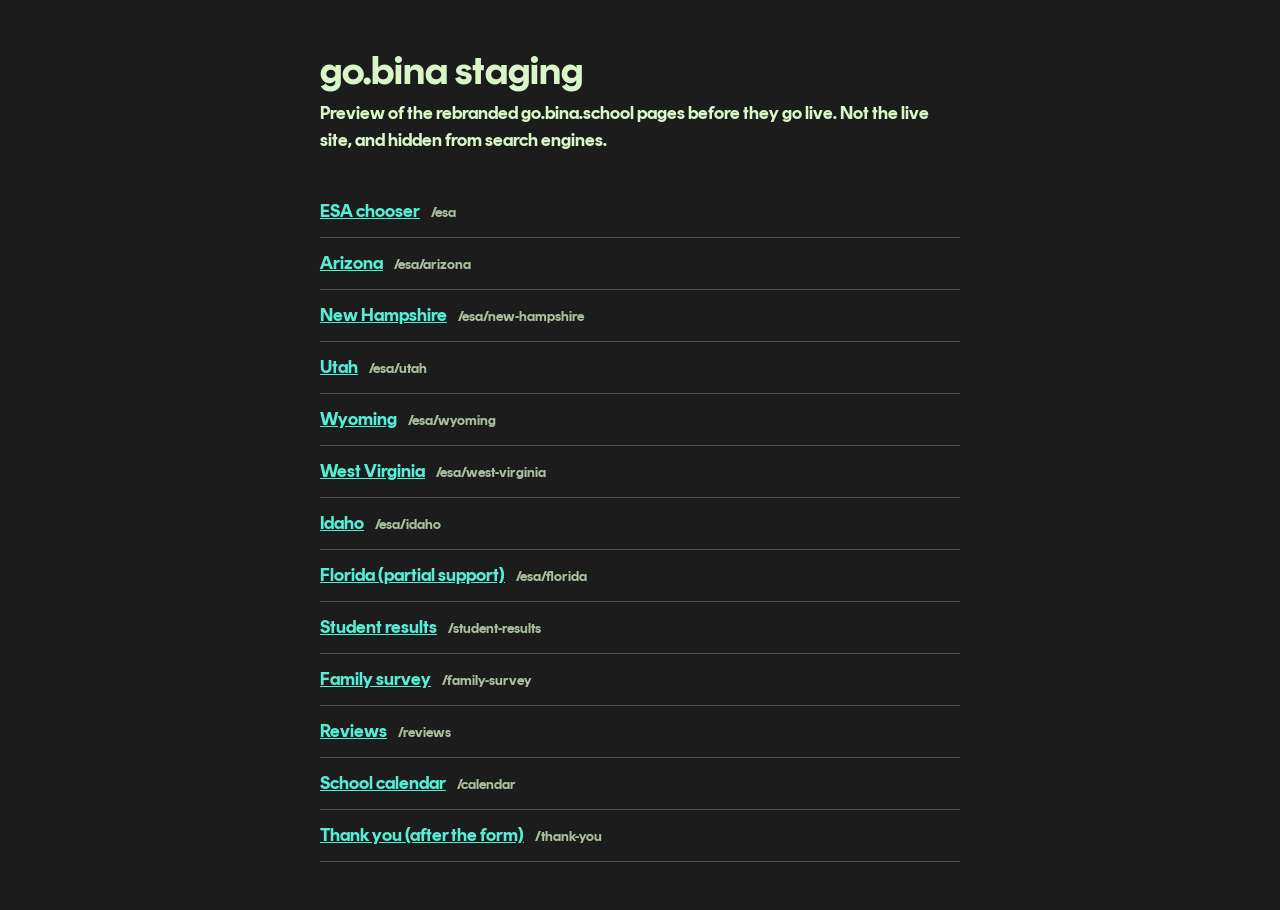
<file: index.html>
<!doctype html>
<html lang="en"><head><meta charset="utf-8"><meta name="viewport" content="width=device-width, initial-scale=1">
<meta name="robots" content="noindex, nofollow"><title>go.bina staging</title>
<style>@font-face{font-family:"Rund Display";src:url(fonts/RundDisplay-Bold.woff2) format("woff2");font-weight:700}
body{margin:0;background:#1C1C1C;color:#D8F6C8;font:18px/1.5 "Rund Display",system-ui,sans-serif}
main{max-width:40rem;margin:0 auto;padding:48px 16px}h1{font-size:40px;line-height:1.1;margin:0 0 8px}
p{margin:0 0 32px}ul{list-style:none;padding:0;margin:0}li{padding:12px 0;border-bottom:1px solid rgba(216,246,200,.25)}
a{color:#55EED4;font-weight:700}span{color:#D8F6C8;opacity:.75;font-size:14px;margin-left:8px}</style></head>
<body><main><h1>go.bina staging</h1><p>Preview of the rebranded go.bina.school pages before they go live. Not the live site, and hidden from search engines.</p>
<ul><li><a href="esa/index.html">ESA chooser</a> <span>/esa</span></li>
<li><a href="esa/arizona/index.html">Arizona</a> <span>/esa/arizona</span></li>
<li><a href="esa/new-hampshire/index.html">New Hampshire</a> <span>/esa/new-hampshire</span></li>
<li><a href="esa/utah/index.html">Utah</a> <span>/esa/utah</span></li>
<li><a href="esa/wyoming/index.html">Wyoming</a> <span>/esa/wyoming</span></li>
<li><a href="esa/west-virginia/index.html">West Virginia</a> <span>/esa/west-virginia</span></li>
<li><a href="esa/idaho/index.html">Idaho</a> <span>/esa/idaho</span></li>
<li><a href="esa/florida/index.html">Florida (partial support)</a> <span>/esa/florida</span></li>
<li><a href="student-results/index.html">Student results</a> <span>/student-results</span></li>
<li><a href="family-survey/index.html">Family survey</a> <span>/family-survey</span></li>
<li><a href="reviews/index.html">Reviews</a> <span>/reviews</span></li>
<li><a href="calendar/index.html">School calendar</a> <span>/calendar</span></li>
<li><a href="thank-you/index.html">Thank you (after the form)</a> <span>/thank-you</span></li></ul></main></body></html>
</file>
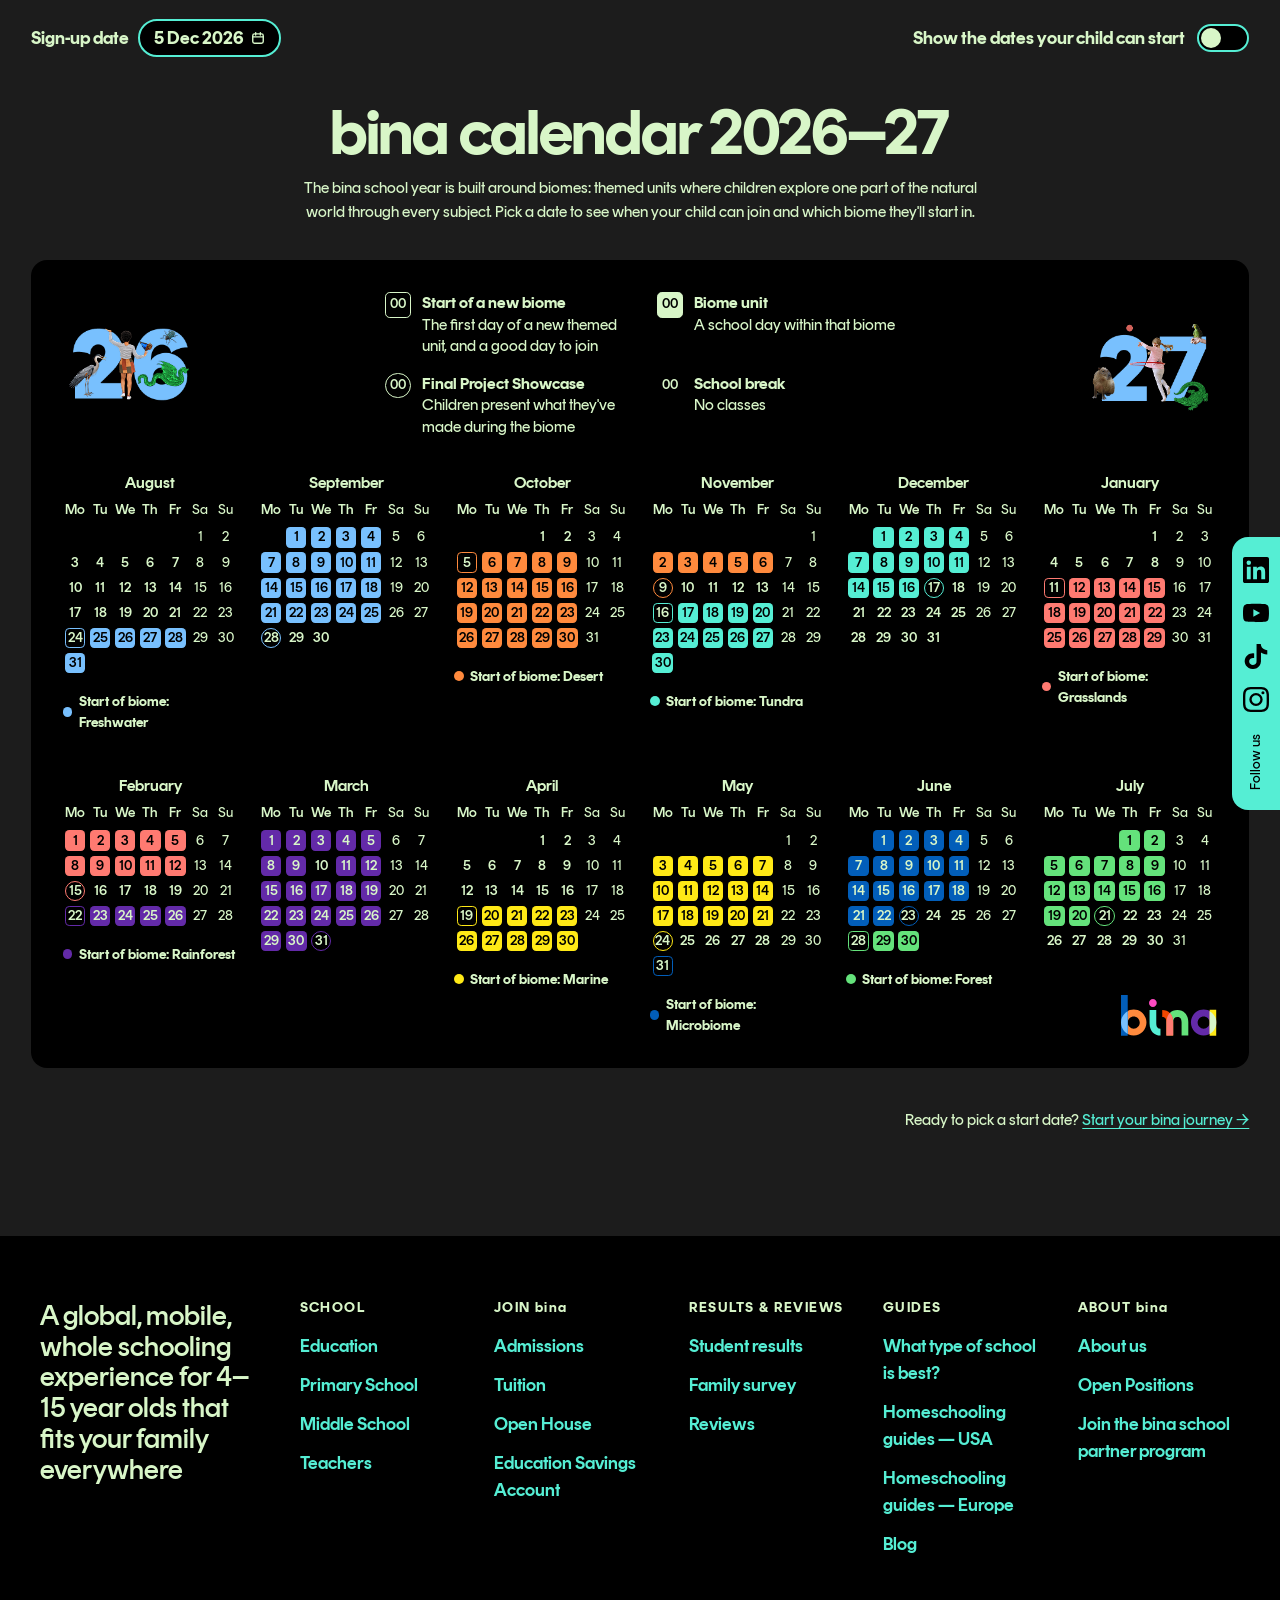
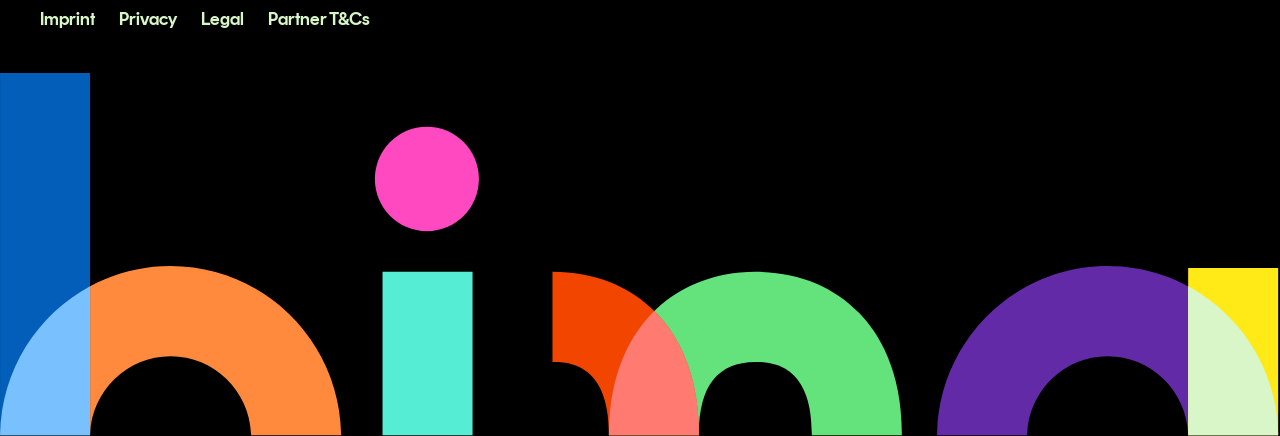
<file: calendar/index.html>
<!DOCTYPE html><html lang="en"> <head><meta charset="utf-8"><meta name="viewport" content="width=device-width, initial-scale=1"><title>bina calendar 2026/27</title><meta name="description" content="The bina school year 2026/27: every biome, every showcase, and the dates a new child can start class."><link rel="canonical" href="https://go.bina.school/calendar"><meta name="robots" content="noindex, nofollow"><link rel="icon" type="image/png" href="../images/favicon.png"><meta property="og:title" content="bina calendar 2026/27"><meta property="og:description" content="The bina school year 2026/27: every biome, every showcase, and the dates a new child can start class."><meta property="og:type" content="website"><meta property="og:url" content="https://go.bina.school/calendar"><meta name="generator" content="Astro v6.4.8"><!-- Tracking parity with thebinaschool.com: same GTM container (CookieYes CMP + GA4
         live inside it), a dedicated PostHog project for go.bina.school (session replay
         enabled after analytics consent), same first-touch attribution file. GTM
         uses the main site's deferred loader — they load after full page load + idle,
         or on first interaction, whichever comes first — so the consent banner never
         lands on the LCP critical path. Host-gated to bina domains so previews and local
         dev stay out of the metrics. Keep in sync with the main site's snippet.
         GTM loads first-party through Stape Custom Loader (sgtm.thebinaschool.com);
         the last argument is Stape's encoded form of GTM-M2HWS5K, not a GTM ID. --><script>
      (function (w, d, s, l, i) {
        if (/HeadlessChrome|ReactSnap/i.test(navigator.userAgent || '')) return;
        if (!/(^|\.)(thebinaschool\.com|bina\.school)$/.test((w.location || {}).hostname || '')) return;
        var loaded = false;
        function loadGtm() {
          if (loaded) return;
          loaded = true;
          w[l] = w[l] || [];
          w[l].push({ 'gtm.start': new Date().getTime(), event: 'gtm.js' });
          var f = d.getElementsByTagName(s)[0],
            j = d.createElement(s),
            dl = l != 'dataLayer' ? '&l=' + l : '';
          j.async = true;
          j.src = 'https://sgtm.thebinaschool.com/8bkryjbnrubr.js?' + i;
          f.parentNode.insertBefore(j, f);
          ['pointerdown', 'touchstart', 'keydown', 'scroll'].forEach(function (t) {
            w.removeEventListener(t, loadGtm);
          });
        }
        ['pointerdown', 'touchstart', 'keydown', 'scroll'].forEach(function (t) {
          w.addEventListener(t, loadGtm, { once: true, passive: true });
        });
        // Fixed post-load delay, not requestIdleCallback (rIC on a settled page can wait
        // for the next real interaction, which may never come on a one-screen visit).
        if (d.readyState === 'complete') w.setTimeout(loadGtm, 5000);
        else w.addEventListener('load', function () { w.setTimeout(loadGtm, 5000); }, { once: true });
      })(window, document, 'script', 'dataLayer', '9yb=GwZINTovRzRAKiIhWylMD09QW0NIBgREBgoQEAcMCwoRChodAkwJFh8%3D');
    </script><script>
      /* Dedicated go PostHog project and existing replay settings. CookieYes in
         shared GTM owns consent; only its resolved analytics boolean grants access. */
      (function () {
        if (/HeadlessChrome|ReactSnap/i.test(navigator.userAgent || '')) return;
        if (!/(^|\.)(thebinaschool\.com|bina\.school)$/.test(window.location.hostname || '')) return;
        var loading = false, sdkReady = false, initialized = false, capturing = false;
        function analyticsAllowed() {
          try {
            var consent = window.getCkyConsent();
            return !!(consent && consent.categories && consent.categories.analytics === true);
          } catch (error) {
            return false;
          }
        }
        function syncConsent() {
          if (!analyticsAllowed()) {
            if (capturing) {
              capturing = false;
              window.posthog.opt_out_capturing();
              window.posthog.stopSessionRecording();
            }
            return;
          }
          if (!sdkReady) {
            if (loading) return;
            loading = true;
            var script = document.createElement('script');
            script.type = 'text/javascript';
            script.crossOrigin = 'anonymous';
            script.async = true;
            script.src = 'https://us-assets.i.posthog.com/static/array.js';
            // Load the real SDK without the snippet's queued init or a second loader.
            // Its unloaded instance has no project until this fresh consent check.
            script.onload = function () {
              loading = false;
              sdkReady = !!(window.posthog && typeof window.posthog.init === 'function');
              if (sdkReady) syncConsent();
            };
            script.onerror = function () { loading = false; script.remove(); };
            var first = document.getElementsByTagName('script')[0];
            first.parentNode.insertBefore(script, first);
            return;
          }
          if (capturing) return;
          if (!initialized) {
            initialized = true;
            window.posthog.init('phc_D4SErijz7JBzQTuzsJGdYQcKUB3LZxZoqBsBJSn8TQH4', {
              api_host: 'https://us.i.posthog.com',
              defaults: '2026-01-30',
            });
          }
          window.posthog.opt_in_capturing();
          window.posthog.startSessionRecording();
          capturing = true;
        }
        document.addEventListener('cookieyes_banner_load', syncConsent);
        document.addEventListener('cookieyes_consent_update', syncConsent);
        syncConsent();
      })();
    </script><!-- First-touch attribution — a port of thebinaschool.com/attribution.js. Carries
         utm_*, gclid, fbclid and the partner ?ref= onto form CTAs, start.bina.school links
         and the HTTPS main-site homepage. --><script defer src="../attribution.js"></script><link rel="stylesheet" href="../_astro/BaseLayout.BnGspULZ.css"><link rel="stylesheet" href="../_astro/calendar.DEuFFEG_.css"></head> <body>  <main>  <div class="cal" data-mode="calendar" data-astro-cid-sl2ubhge> <div class="cal-toggle" data-astro-cid-sl2ubhge> <!-- Our own date picker (Zeyu, 2026-11-05): the browser's pop-up can't take bina's colors or
           font. The hidden input keeps the value and the change event the rest of the page uses. --> <div class="handover" data-astro-cid-sl2ubhge> <span id="handover-label" data-astro-cid-sl2ubhge>Sign-up date</span> <div class="handover-wrap" data-astro-cid-sl2ubhge> <button type="button" class="handover-field" id="handover-btn" aria-haspopup="dialog" aria-expanded="false" aria-controls="dp" aria-labelledby="handover-label handover-text" data-astro-cid-sl2ubhge> <span class="handover-text" id="handover-text" data-astro-cid-sl2ubhge></span> </button> <input type="hidden" id="handover" data-astro-cid-sl2ubhge> <div class="dp" id="dp" role="dialog" aria-label="Choose a sign-up date" hidden data-astro-cid-sl2ubhge> <div class="dp-head" data-astro-cid-sl2ubhge> <button type="button" class="dp-nav dp-prev" data-step="-1" aria-label="Previous month" data-astro-cid-sl2ubhge></button> <p class="dp-title" id="dp-title" aria-live="polite" data-astro-cid-sl2ubhge></p> <button type="button" class="dp-nav dp-next" data-step="1" aria-label="Next month" data-astro-cid-sl2ubhge></button> </div> <table class="dp-grid" role="grid" aria-labelledby="dp-title" data-astro-cid-sl2ubhge> <thead data-astro-cid-sl2ubhge> <tr data-astro-cid-sl2ubhge><th scope="col" data-astro-cid-sl2ubhge>Mo</th><th scope="col" data-astro-cid-sl2ubhge>Tu</th><th scope="col" data-astro-cid-sl2ubhge>We</th><th scope="col" data-astro-cid-sl2ubhge>Th</th><th scope="col" data-astro-cid-sl2ubhge>Fr</th><th scope="col" data-astro-cid-sl2ubhge>Sa</th><th scope="col" data-astro-cid-sl2ubhge>Su</th></tr> </thead> <tbody id="dp-body" data-astro-cid-sl2ubhge></tbody> </table> <div class="dp-foot" data-astro-cid-sl2ubhge> <button type="button" class="dp-today" id="dp-today" data-astro-cid-sl2ubhge>Today</button> </div> </div> </div> </div> <label class="switch" data-astro-cid-sl2ubhge> <input type="checkbox" id="starts-toggle" data-astro-cid-sl2ubhge> <span class="switch-track" aria-hidden="true" data-astro-cid-sl2ubhge><span class="switch-thumb" data-astro-cid-sl2ubhge></span></span> <span class="switch-label" data-astro-cid-sl2ubhge>Show the dates your child can start</span> </label> <p class="cal-info is-off" id="cal-info" aria-live="polite" data-astro-cid-sl2ubhge></p> </div> <header class="cal-head" data-astro-cid-sl2ubhge> <div class="cal-title" data-astro-cid-sl2ubhge> <h1 data-astro-cid-sl2ubhge>bina calendar 2026–27</h1> <p class="cal-intro" data-astro-cid-sl2ubhge>
The bina school year is built around biomes: themed units where children explore one part of
          the natural world through every subject. Pick a date to see when your child can join and which
          biome they'll start in.
</p> </div> </header> <!-- Legend + months sit in one black rounded panel (Zeyu, 2026-11-05). --> <div class="cal-panel" data-astro-cid-sl2ubhge> <!-- The year art sits either side of the legend, on the same line (Zeyu, 2026-11-05). --> <div class="cal-legend" data-astro-cid-sl2ubhge> <img src="../images/calendar/year-26.png" alt="2026" class="cal-art" width="204" height="186" data-astro-cid-sl2ubhge> <div class="cal-legend-keys" data-astro-cid-sl2ubhge> <ul class="key key-calendar" data-astro-cid-sl2ubhge> <li data-astro-cid-sl2ubhge> <span class="k k-start" data-astro-cid-sl2ubhge>00</span> <span data-astro-cid-sl2ubhge><strong data-astro-cid-sl2ubhge>Start of a new biome</strong><span class="k-note" data-astro-cid-sl2ubhge>The first day of a new themed unit, and a good day to join</span></span> </li><li data-astro-cid-sl2ubhge> <span class="k k-unit" data-astro-cid-sl2ubhge>00</span> <span data-astro-cid-sl2ubhge><strong data-astro-cid-sl2ubhge>Biome unit</strong><span class="k-note" data-astro-cid-sl2ubhge>A school day within that biome</span></span> </li><li data-astro-cid-sl2ubhge> <span class="k k-show" data-astro-cid-sl2ubhge>00</span> <span data-astro-cid-sl2ubhge><strong data-astro-cid-sl2ubhge>Final Project Showcase</strong><span class="k-note" data-astro-cid-sl2ubhge>Children present what they&#39;ve made during the biome</span></span> </li><li data-astro-cid-sl2ubhge> <span class="k k-break" data-astro-cid-sl2ubhge>00</span> <span data-astro-cid-sl2ubhge><strong data-astro-cid-sl2ubhge>School break</strong><span class="k-note" data-astro-cid-sl2ubhge>No classes</span></span> </li> </ul> <ul class="key key-starts" data-astro-cid-sl2ubhge> <li data-astro-cid-sl2ubhge><span class="k k-open" data-astro-cid-sl2ubhge>00</span> <strong data-astro-cid-sl2ubhge>Your child can start</strong></li> <li class="key-next" id="key-next" data-astro-cid-sl2ubhge></li> </ul> </div> <img src="../images/calendar/year-27.png" alt="2027" class="cal-art" width="216" height="199" data-astro-cid-sl2ubhge> </div> <div class="cal-grid" data-astro-cid-sl2ubhge> <!-- Phones only: the 26 art sits on top of August, in its own row so September stays level (Zeyu, 2026-11-05). --> <div class="month-art-row" aria-hidden="true" data-astro-cid-sl2ubhge> <img src="../images/calendar/year-26.png" alt="" class="month-art" width="204" height="186" data-astro-cid-sl2ubhge> </div>  <section class="month" aria-label="August" data-astro-cid-sl2ubhge> <h2 data-astro-cid-sl2ubhge>August</h2> <div class="days" data-astro-cid-sl2ubhge> <span class="dow" data-astro-cid-sl2ubhge>Mo</span><span class="dow" data-astro-cid-sl2ubhge>Tu</span><span class="dow" data-astro-cid-sl2ubhge>We</span><span class="dow" data-astro-cid-sl2ubhge>Th</span><span class="dow" data-astro-cid-sl2ubhge>Fr</span><span class="dow wknd" data-astro-cid-sl2ubhge>Sa</span><span class="dow wknd" data-astro-cid-sl2ubhge>Su</span> <span data-astro-cid-sl2ubhge></span><span data-astro-cid-sl2ubhge></span><span data-astro-cid-sl2ubhge></span><span data-astro-cid-sl2ubhge></span><span data-astro-cid-sl2ubhge></span> <span class="d wknd" data-iso="2026-08-01" data-astro-cid-sl2ubhge> <span class="n" data-astro-cid-sl2ubhge>1</span> </span><span class="d wknd" data-iso="2026-08-02" data-astro-cid-sl2ubhge> <span class="n" data-astro-cid-sl2ubhge>2</span> </span><span class="d" data-iso="2026-08-03" data-astro-cid-sl2ubhge> <span class="n" data-astro-cid-sl2ubhge>3</span> </span><span class="d" data-iso="2026-08-04" data-astro-cid-sl2ubhge> <span class="n" data-astro-cid-sl2ubhge>4</span> </span><span class="d" data-iso="2026-08-05" data-astro-cid-sl2ubhge> <span class="n" data-astro-cid-sl2ubhge>5</span> </span><span class="d" data-iso="2026-08-06" data-astro-cid-sl2ubhge> <span class="n" data-astro-cid-sl2ubhge>6</span> </span><span class="d" data-iso="2026-08-07" data-astro-cid-sl2ubhge> <span class="n" data-astro-cid-sl2ubhge>7</span> </span><span class="d wknd" data-iso="2026-08-08" data-astro-cid-sl2ubhge> <span class="n" data-astro-cid-sl2ubhge>8</span> </span><span class="d wknd" data-iso="2026-08-09" data-astro-cid-sl2ubhge> <span class="n" data-astro-cid-sl2ubhge>9</span> </span><span class="d" data-iso="2026-08-10" data-astro-cid-sl2ubhge> <span class="n" data-astro-cid-sl2ubhge>10</span> </span><span class="d" data-iso="2026-08-11" data-astro-cid-sl2ubhge> <span class="n" data-astro-cid-sl2ubhge>11</span> </span><span class="d" data-iso="2026-08-12" data-astro-cid-sl2ubhge> <span class="n" data-astro-cid-sl2ubhge>12</span> </span><span class="d" data-iso="2026-08-13" data-astro-cid-sl2ubhge> <span class="n" data-astro-cid-sl2ubhge>13</span> </span><span class="d" data-iso="2026-08-14" data-astro-cid-sl2ubhge> <span class="n" data-astro-cid-sl2ubhge>14</span> </span><span class="d wknd" data-iso="2026-08-15" data-astro-cid-sl2ubhge> <span class="n" data-astro-cid-sl2ubhge>15</span> </span><span class="d wknd" data-iso="2026-08-16" data-astro-cid-sl2ubhge> <span class="n" data-astro-cid-sl2ubhge>16</span> </span><span class="d" data-iso="2026-08-17" data-astro-cid-sl2ubhge> <span class="n" data-astro-cid-sl2ubhge>17</span> </span><span class="d" data-iso="2026-08-18" data-astro-cid-sl2ubhge> <span class="n" data-astro-cid-sl2ubhge>18</span> </span><span class="d" data-iso="2026-08-19" data-astro-cid-sl2ubhge> <span class="n" data-astro-cid-sl2ubhge>19</span> </span><span class="d" data-iso="2026-08-20" data-astro-cid-sl2ubhge> <span class="n" data-astro-cid-sl2ubhge>20</span> </span><span class="d" data-iso="2026-08-21" data-astro-cid-sl2ubhge> <span class="n" data-astro-cid-sl2ubhge>21</span> </span><span class="d wknd" data-iso="2026-08-22" data-astro-cid-sl2ubhge> <span class="n" data-astro-cid-sl2ubhge>22</span> </span><span class="d wknd" data-iso="2026-08-23" data-astro-cid-sl2ubhge> <span class="n" data-astro-cid-sl2ubhge>23</span> </span><span class="d start sd" style="--c:#78C0FE;--ink:#000000;--s:#D8F6C8" data-iso="2026-08-24" data-signby="2026-08-19" data-info="Mon 24 Aug · Freshwater · sign up by Wed 19 Aug" tabindex="0" data-astro-cid-sl2ubhge> <span class="n" data-astro-cid-sl2ubhge>24</span> </span><span class="d unit" style="--c:#78C0FE;--ink:#000000;--s:#D8F6C8" data-iso="2026-08-25" data-astro-cid-sl2ubhge> <span class="n" data-astro-cid-sl2ubhge>25</span> </span><span class="d unit sd" style="--c:#78C0FE;--ink:#000000;--s:#D8F6C8" data-iso="2026-08-26" data-signby="2026-08-21" data-info="Wed 26 Aug · Freshwater · sign up by Fri 21 Aug" tabindex="0" data-astro-cid-sl2ubhge> <span class="n" data-astro-cid-sl2ubhge>26</span> </span><span class="d unit" style="--c:#78C0FE;--ink:#000000;--s:#D8F6C8" data-iso="2026-08-27" data-astro-cid-sl2ubhge> <span class="n" data-astro-cid-sl2ubhge>27</span> </span><span class="d unit" style="--c:#78C0FE;--ink:#000000;--s:#D8F6C8" data-iso="2026-08-28" data-astro-cid-sl2ubhge> <span class="n" data-astro-cid-sl2ubhge>28</span> </span><span class="d wknd" data-iso="2026-08-29" data-astro-cid-sl2ubhge> <span class="n" data-astro-cid-sl2ubhge>29</span> </span><span class="d wknd" data-iso="2026-08-30" data-astro-cid-sl2ubhge> <span class="n" data-astro-cid-sl2ubhge>30</span> </span><span class="d unit" style="--c:#78C0FE;--ink:#000000;--s:#D8F6C8" data-iso="2026-08-31" data-astro-cid-sl2ubhge> <span class="n" data-astro-cid-sl2ubhge>31</span> </span> </div> <p class="biome-key" style="--c:#78C0FE" data-astro-cid-sl2ubhge>Start of biome: Freshwater</p> </section>  <section class="month" aria-label="September" data-astro-cid-sl2ubhge> <h2 data-astro-cid-sl2ubhge>September</h2> <div class="days" data-astro-cid-sl2ubhge> <span class="dow" data-astro-cid-sl2ubhge>Mo</span><span class="dow" data-astro-cid-sl2ubhge>Tu</span><span class="dow" data-astro-cid-sl2ubhge>We</span><span class="dow" data-astro-cid-sl2ubhge>Th</span><span class="dow" data-astro-cid-sl2ubhge>Fr</span><span class="dow wknd" data-astro-cid-sl2ubhge>Sa</span><span class="dow wknd" data-astro-cid-sl2ubhge>Su</span> <span data-astro-cid-sl2ubhge></span> <span class="d unit" style="--c:#78C0FE;--ink:#000000;--s:#D8F6C8" data-iso="2026-09-01" data-astro-cid-sl2ubhge> <span class="n" data-astro-cid-sl2ubhge>1</span> </span><span class="d unit sd" style="--c:#78C0FE;--ink:#000000;--s:#D8F6C8" data-iso="2026-09-02" data-signby="2026-08-28" data-info="Wed 2 Sep · Freshwater · sign up by Fri 28 Aug" tabindex="0" data-astro-cid-sl2ubhge> <span class="n" data-astro-cid-sl2ubhge>2</span> </span><span class="d unit" style="--c:#78C0FE;--ink:#000000;--s:#D8F6C8" data-iso="2026-09-03" data-astro-cid-sl2ubhge> <span class="n" data-astro-cid-sl2ubhge>3</span> </span><span class="d unit" style="--c:#78C0FE;--ink:#000000;--s:#D8F6C8" data-iso="2026-09-04" data-astro-cid-sl2ubhge> <span class="n" data-astro-cid-sl2ubhge>4</span> </span><span class="d wknd" data-iso="2026-09-05" data-astro-cid-sl2ubhge> <span class="n" data-astro-cid-sl2ubhge>5</span> </span><span class="d wknd" data-iso="2026-09-06" data-astro-cid-sl2ubhge> <span class="n" data-astro-cid-sl2ubhge>6</span> </span><span class="d unit" style="--c:#78C0FE;--ink:#000000;--s:#D8F6C8" data-iso="2026-09-07" data-astro-cid-sl2ubhge> <span class="n" data-astro-cid-sl2ubhge>7</span> </span><span class="d unit" style="--c:#78C0FE;--ink:#000000;--s:#D8F6C8" data-iso="2026-09-08" data-astro-cid-sl2ubhge> <span class="n" data-astro-cid-sl2ubhge>8</span> </span><span class="d unit sd" style="--c:#78C0FE;--ink:#000000;--s:#D8F6C8" data-iso="2026-09-09" data-signby="2026-09-04" data-info="Wed 9 Sep · Freshwater · sign up by Fri 4 Sep" tabindex="0" data-astro-cid-sl2ubhge> <span class="n" data-astro-cid-sl2ubhge>9</span> </span><span class="d unit" style="--c:#78C0FE;--ink:#000000;--s:#D8F6C8" data-iso="2026-09-10" data-astro-cid-sl2ubhge> <span class="n" data-astro-cid-sl2ubhge>10</span> </span><span class="d unit" style="--c:#78C0FE;--ink:#000000;--s:#D8F6C8" data-iso="2026-09-11" data-astro-cid-sl2ubhge> <span class="n" data-astro-cid-sl2ubhge>11</span> </span><span class="d wknd" data-iso="2026-09-12" data-astro-cid-sl2ubhge> <span class="n" data-astro-cid-sl2ubhge>12</span> </span><span class="d wknd" data-iso="2026-09-13" data-astro-cid-sl2ubhge> <span class="n" data-astro-cid-sl2ubhge>13</span> </span><span class="d unit" style="--c:#78C0FE;--ink:#000000;--s:#D8F6C8" data-iso="2026-09-14" data-astro-cid-sl2ubhge> <span class="n" data-astro-cid-sl2ubhge>14</span> </span><span class="d unit" style="--c:#78C0FE;--ink:#000000;--s:#D8F6C8" data-iso="2026-09-15" data-astro-cid-sl2ubhge> <span class="n" data-astro-cid-sl2ubhge>15</span> </span><span class="d unit sd" style="--c:#78C0FE;--ink:#000000;--s:#D8F6C8" data-iso="2026-09-16" data-signby="2026-09-11" data-info="Wed 16 Sep · Freshwater · sign up by Fri 11 Sep" tabindex="0" data-astro-cid-sl2ubhge> <span class="n" data-astro-cid-sl2ubhge>16</span> </span><span class="d unit" style="--c:#78C0FE;--ink:#000000;--s:#D8F6C8" data-iso="2026-09-17" data-astro-cid-sl2ubhge> <span class="n" data-astro-cid-sl2ubhge>17</span> </span><span class="d unit" style="--c:#78C0FE;--ink:#000000;--s:#D8F6C8" data-iso="2026-09-18" data-astro-cid-sl2ubhge> <span class="n" data-astro-cid-sl2ubhge>18</span> </span><span class="d wknd" data-iso="2026-09-19" data-astro-cid-sl2ubhge> <span class="n" data-astro-cid-sl2ubhge>19</span> </span><span class="d wknd" data-iso="2026-09-20" data-astro-cid-sl2ubhge> <span class="n" data-astro-cid-sl2ubhge>20</span> </span><span class="d unit" style="--c:#78C0FE;--ink:#000000;--s:#D8F6C8" data-iso="2026-09-21" data-astro-cid-sl2ubhge> <span class="n" data-astro-cid-sl2ubhge>21</span> </span><span class="d unit" style="--c:#78C0FE;--ink:#000000;--s:#D8F6C8" data-iso="2026-09-22" data-astro-cid-sl2ubhge> <span class="n" data-astro-cid-sl2ubhge>22</span> </span><span class="d unit" style="--c:#78C0FE;--ink:#000000;--s:#D8F6C8" data-iso="2026-09-23" data-astro-cid-sl2ubhge> <span class="n" data-astro-cid-sl2ubhge>23</span> </span><span class="d unit" style="--c:#78C0FE;--ink:#000000;--s:#D8F6C8" data-iso="2026-09-24" data-astro-cid-sl2ubhge> <span class="n" data-astro-cid-sl2ubhge>24</span> </span><span class="d unit" style="--c:#78C0FE;--ink:#000000;--s:#D8F6C8" data-iso="2026-09-25" data-astro-cid-sl2ubhge> <span class="n" data-astro-cid-sl2ubhge>25</span> </span><span class="d wknd" data-iso="2026-09-26" data-astro-cid-sl2ubhge> <span class="n" data-astro-cid-sl2ubhge>26</span> </span><span class="d wknd" data-iso="2026-09-27" data-astro-cid-sl2ubhge> <span class="n" data-astro-cid-sl2ubhge>27</span> </span><span class="d showcase" style="--c:#78C0FE;--ink:#000000;--s:#D8F6C8" data-iso="2026-09-28" data-astro-cid-sl2ubhge> <span class="n" data-astro-cid-sl2ubhge>28</span> </span><span class="d" data-iso="2026-09-29" data-astro-cid-sl2ubhge> <span class="n" data-astro-cid-sl2ubhge>29</span> </span><span class="d" data-iso="2026-09-30" data-astro-cid-sl2ubhge> <span class="n" data-astro-cid-sl2ubhge>30</span> </span> </div>  </section>  <section class="month" aria-label="October" data-astro-cid-sl2ubhge> <h2 data-astro-cid-sl2ubhge>October</h2> <div class="days" data-astro-cid-sl2ubhge> <span class="dow" data-astro-cid-sl2ubhge>Mo</span><span class="dow" data-astro-cid-sl2ubhge>Tu</span><span class="dow" data-astro-cid-sl2ubhge>We</span><span class="dow" data-astro-cid-sl2ubhge>Th</span><span class="dow" data-astro-cid-sl2ubhge>Fr</span><span class="dow wknd" data-astro-cid-sl2ubhge>Sa</span><span class="dow wknd" data-astro-cid-sl2ubhge>Su</span> <span data-astro-cid-sl2ubhge></span><span data-astro-cid-sl2ubhge></span><span data-astro-cid-sl2ubhge></span> <span class="d" data-iso="2026-10-01" data-astro-cid-sl2ubhge> <span class="n" data-astro-cid-sl2ubhge>1</span> </span><span class="d" data-iso="2026-10-02" data-astro-cid-sl2ubhge> <span class="n" data-astro-cid-sl2ubhge>2</span> </span><span class="d wknd" data-iso="2026-10-03" data-astro-cid-sl2ubhge> <span class="n" data-astro-cid-sl2ubhge>3</span> </span><span class="d wknd" data-iso="2026-10-04" data-astro-cid-sl2ubhge> <span class="n" data-astro-cid-sl2ubhge>4</span> </span><span class="d start sd" style="--c:#FF8A3D;--ink:#000000;--s:#D8F6C8" data-iso="2026-10-05" data-signby="2026-09-30" data-info="Mon 5 Oct · Desert · sign up by Wed 30 Sep" tabindex="0" data-astro-cid-sl2ubhge> <span class="n" data-astro-cid-sl2ubhge>5</span> </span><span class="d unit" style="--c:#FF8A3D;--ink:#000000;--s:#D8F6C8" data-iso="2026-10-06" data-astro-cid-sl2ubhge> <span class="n" data-astro-cid-sl2ubhge>6</span> </span><span class="d unit sd" style="--c:#FF8A3D;--ink:#000000;--s:#D8F6C8" data-iso="2026-10-07" data-signby="2026-10-02" data-info="Wed 7 Oct · Desert · sign up by Fri 2 Oct" tabindex="0" data-astro-cid-sl2ubhge> <span class="n" data-astro-cid-sl2ubhge>7</span> </span><span class="d unit" style="--c:#FF8A3D;--ink:#000000;--s:#D8F6C8" data-iso="2026-10-08" data-astro-cid-sl2ubhge> <span class="n" data-astro-cid-sl2ubhge>8</span> </span><span class="d unit" style="--c:#FF8A3D;--ink:#000000;--s:#D8F6C8" data-iso="2026-10-09" data-astro-cid-sl2ubhge> <span class="n" data-astro-cid-sl2ubhge>9</span> </span><span class="d wknd" data-iso="2026-10-10" data-astro-cid-sl2ubhge> <span class="n" data-astro-cid-sl2ubhge>10</span> </span><span class="d wknd" data-iso="2026-10-11" data-astro-cid-sl2ubhge> <span class="n" data-astro-cid-sl2ubhge>11</span> </span><span class="d unit" style="--c:#FF8A3D;--ink:#000000;--s:#D8F6C8" data-iso="2026-10-12" data-astro-cid-sl2ubhge> <span class="n" data-astro-cid-sl2ubhge>12</span> </span><span class="d unit" style="--c:#FF8A3D;--ink:#000000;--s:#D8F6C8" data-iso="2026-10-13" data-astro-cid-sl2ubhge> <span class="n" data-astro-cid-sl2ubhge>13</span> </span><span class="d unit sd" style="--c:#FF8A3D;--ink:#000000;--s:#D8F6C8" data-iso="2026-10-14" data-signby="2026-10-09" data-info="Wed 14 Oct · Desert · sign up by Fri 9 Oct" tabindex="0" data-astro-cid-sl2ubhge> <span class="n" data-astro-cid-sl2ubhge>14</span> </span><span class="d unit" style="--c:#FF8A3D;--ink:#000000;--s:#D8F6C8" data-iso="2026-10-15" data-astro-cid-sl2ubhge> <span class="n" data-astro-cid-sl2ubhge>15</span> </span><span class="d unit" style="--c:#FF8A3D;--ink:#000000;--s:#D8F6C8" data-iso="2026-10-16" data-astro-cid-sl2ubhge> <span class="n" data-astro-cid-sl2ubhge>16</span> </span><span class="d wknd" data-iso="2026-10-17" data-astro-cid-sl2ubhge> <span class="n" data-astro-cid-sl2ubhge>17</span> </span><span class="d wknd" data-iso="2026-10-18" data-astro-cid-sl2ubhge> <span class="n" data-astro-cid-sl2ubhge>18</span> </span><span class="d unit" style="--c:#FF8A3D;--ink:#000000;--s:#D8F6C8" data-iso="2026-10-19" data-astro-cid-sl2ubhge> <span class="n" data-astro-cid-sl2ubhge>19</span> </span><span class="d unit" style="--c:#FF8A3D;--ink:#000000;--s:#D8F6C8" data-iso="2026-10-20" data-astro-cid-sl2ubhge> <span class="n" data-astro-cid-sl2ubhge>20</span> </span><span class="d unit sd" style="--c:#FF8A3D;--ink:#000000;--s:#D8F6C8" data-iso="2026-10-21" data-signby="2026-10-16" data-info="Wed 21 Oct · Desert · sign up by Fri 16 Oct" tabindex="0" data-astro-cid-sl2ubhge> <span class="n" data-astro-cid-sl2ubhge>21</span> </span><span class="d unit" style="--c:#FF8A3D;--ink:#000000;--s:#D8F6C8" data-iso="2026-10-22" data-astro-cid-sl2ubhge> <span class="n" data-astro-cid-sl2ubhge>22</span> </span><span class="d unit" style="--c:#FF8A3D;--ink:#000000;--s:#D8F6C8" data-iso="2026-10-23" data-astro-cid-sl2ubhge> <span class="n" data-astro-cid-sl2ubhge>23</span> </span><span class="d wknd" data-iso="2026-10-24" data-astro-cid-sl2ubhge> <span class="n" data-astro-cid-sl2ubhge>24</span> </span><span class="d wknd" data-iso="2026-10-25" data-astro-cid-sl2ubhge> <span class="n" data-astro-cid-sl2ubhge>25</span> </span><span class="d unit" style="--c:#FF8A3D;--ink:#000000;--s:#D8F6C8" data-iso="2026-10-26" data-astro-cid-sl2ubhge> <span class="n" data-astro-cid-sl2ubhge>26</span> </span><span class="d unit" style="--c:#FF8A3D;--ink:#000000;--s:#D8F6C8" data-iso="2026-10-27" data-astro-cid-sl2ubhge> <span class="n" data-astro-cid-sl2ubhge>27</span> </span><span class="d unit sd" style="--c:#FF8A3D;--ink:#000000;--s:#D8F6C8" data-iso="2026-10-28" data-signby="2026-10-23" data-info="Wed 28 Oct · Desert · sign up by Fri 23 Oct" tabindex="0" data-astro-cid-sl2ubhge> <span class="n" data-astro-cid-sl2ubhge>28</span> </span><span class="d unit" style="--c:#FF8A3D;--ink:#000000;--s:#D8F6C8" data-iso="2026-10-29" data-astro-cid-sl2ubhge> <span class="n" data-astro-cid-sl2ubhge>29</span> </span><span class="d unit" style="--c:#FF8A3D;--ink:#000000;--s:#D8F6C8" data-iso="2026-10-30" data-astro-cid-sl2ubhge> <span class="n" data-astro-cid-sl2ubhge>30</span> </span><span class="d wknd" data-iso="2026-10-31" data-astro-cid-sl2ubhge> <span class="n" data-astro-cid-sl2ubhge>31</span> </span> </div> <p class="biome-key" style="--c:#FF8A3D" data-astro-cid-sl2ubhge>Start of biome: Desert</p> </section>  <section class="month" aria-label="November" data-astro-cid-sl2ubhge> <h2 data-astro-cid-sl2ubhge>November</h2> <div class="days" data-astro-cid-sl2ubhge> <span class="dow" data-astro-cid-sl2ubhge>Mo</span><span class="dow" data-astro-cid-sl2ubhge>Tu</span><span class="dow" data-astro-cid-sl2ubhge>We</span><span class="dow" data-astro-cid-sl2ubhge>Th</span><span class="dow" data-astro-cid-sl2ubhge>Fr</span><span class="dow wknd" data-astro-cid-sl2ubhge>Sa</span><span class="dow wknd" data-astro-cid-sl2ubhge>Su</span> <span data-astro-cid-sl2ubhge></span><span data-astro-cid-sl2ubhge></span><span data-astro-cid-sl2ubhge></span><span data-astro-cid-sl2ubhge></span><span data-astro-cid-sl2ubhge></span><span data-astro-cid-sl2ubhge></span> <span class="d wknd" data-iso="2026-11-01" data-astro-cid-sl2ubhge> <span class="n" data-astro-cid-sl2ubhge>1</span> </span><span class="d unit" style="--c:#FF8A3D;--ink:#000000;--s:#D8F6C8" data-iso="2026-11-02" data-astro-cid-sl2ubhge> <span class="n" data-astro-cid-sl2ubhge>2</span> </span><span class="d unit" style="--c:#FF8A3D;--ink:#000000;--s:#D8F6C8" data-iso="2026-11-03" data-astro-cid-sl2ubhge> <span class="n" data-astro-cid-sl2ubhge>3</span> </span><span class="d unit" style="--c:#FF8A3D;--ink:#000000;--s:#D8F6C8" data-iso="2026-11-04" data-astro-cid-sl2ubhge> <span class="n" data-astro-cid-sl2ubhge>4</span> </span><span class="d unit" style="--c:#FF8A3D;--ink:#000000;--s:#D8F6C8" data-iso="2026-11-05" data-astro-cid-sl2ubhge> <span class="n" data-astro-cid-sl2ubhge>5</span> </span><span class="d unit" style="--c:#FF8A3D;--ink:#000000;--s:#D8F6C8" data-iso="2026-11-06" data-astro-cid-sl2ubhge> <span class="n" data-astro-cid-sl2ubhge>6</span> </span><span class="d wknd" data-iso="2026-11-07" data-astro-cid-sl2ubhge> <span class="n" data-astro-cid-sl2ubhge>7</span> </span><span class="d wknd" data-iso="2026-11-08" data-astro-cid-sl2ubhge> <span class="n" data-astro-cid-sl2ubhge>8</span> </span><span class="d showcase" style="--c:#FF8A3D;--ink:#000000;--s:#D8F6C8" data-iso="2026-11-09" data-astro-cid-sl2ubhge> <span class="n" data-astro-cid-sl2ubhge>9</span> </span><span class="d" data-iso="2026-11-10" data-astro-cid-sl2ubhge> <span class="n" data-astro-cid-sl2ubhge>10</span> </span><span class="d" data-iso="2026-11-11" data-astro-cid-sl2ubhge> <span class="n" data-astro-cid-sl2ubhge>11</span> </span><span class="d" data-iso="2026-11-12" data-astro-cid-sl2ubhge> <span class="n" data-astro-cid-sl2ubhge>12</span> </span><span class="d" data-iso="2026-11-13" data-astro-cid-sl2ubhge> <span class="n" data-astro-cid-sl2ubhge>13</span> </span><span class="d wknd" data-iso="2026-11-14" data-astro-cid-sl2ubhge> <span class="n" data-astro-cid-sl2ubhge>14</span> </span><span class="d wknd" data-iso="2026-11-15" data-astro-cid-sl2ubhge> <span class="n" data-astro-cid-sl2ubhge>15</span> </span><span class="d start sd" style="--c:#55EED4;--ink:#000000;--s:#D8F6C8" data-iso="2026-11-16" data-signby="2026-11-11" data-info="Mon 16 Nov · Tundra · sign up by Wed 11 Nov" tabindex="0" data-astro-cid-sl2ubhge> <span class="n" data-astro-cid-sl2ubhge>16</span> </span><span class="d unit" style="--c:#55EED4;--ink:#000000;--s:#D8F6C8" data-iso="2026-11-17" data-astro-cid-sl2ubhge> <span class="n" data-astro-cid-sl2ubhge>17</span> </span><span class="d unit" style="--c:#55EED4;--ink:#000000;--s:#D8F6C8" data-iso="2026-11-18" data-astro-cid-sl2ubhge> <span class="n" data-astro-cid-sl2ubhge>18</span> </span><span class="d unit" style="--c:#55EED4;--ink:#000000;--s:#D8F6C8" data-iso="2026-11-19" data-astro-cid-sl2ubhge> <span class="n" data-astro-cid-sl2ubhge>19</span> </span><span class="d unit" style="--c:#55EED4;--ink:#000000;--s:#D8F6C8" data-iso="2026-11-20" data-astro-cid-sl2ubhge> <span class="n" data-astro-cid-sl2ubhge>20</span> </span><span class="d wknd" data-iso="2026-11-21" data-astro-cid-sl2ubhge> <span class="n" data-astro-cid-sl2ubhge>21</span> </span><span class="d wknd" data-iso="2026-11-22" data-astro-cid-sl2ubhge> <span class="n" data-astro-cid-sl2ubhge>22</span> </span><span class="d unit" style="--c:#55EED4;--ink:#000000;--s:#D8F6C8" data-iso="2026-11-23" data-astro-cid-sl2ubhge> <span class="n" data-astro-cid-sl2ubhge>23</span> </span><span class="d unit" style="--c:#55EED4;--ink:#000000;--s:#D8F6C8" data-iso="2026-11-24" data-astro-cid-sl2ubhge> <span class="n" data-astro-cid-sl2ubhge>24</span> </span><span class="d unit" style="--c:#55EED4;--ink:#000000;--s:#D8F6C8" data-iso="2026-11-25" data-astro-cid-sl2ubhge> <span class="n" data-astro-cid-sl2ubhge>25</span> </span><span class="d unit" style="--c:#55EED4;--ink:#000000;--s:#D8F6C8" data-iso="2026-11-26" data-astro-cid-sl2ubhge> <span class="n" data-astro-cid-sl2ubhge>26</span> </span><span class="d unit" style="--c:#55EED4;--ink:#000000;--s:#D8F6C8" data-iso="2026-11-27" data-astro-cid-sl2ubhge> <span class="n" data-astro-cid-sl2ubhge>27</span> </span><span class="d wknd" data-iso="2026-11-28" data-astro-cid-sl2ubhge> <span class="n" data-astro-cid-sl2ubhge>28</span> </span><span class="d wknd" data-iso="2026-11-29" data-astro-cid-sl2ubhge> <span class="n" data-astro-cid-sl2ubhge>29</span> </span><span class="d unit sd" style="--c:#55EED4;--ink:#000000;--s:#D8F6C8" data-iso="2026-11-30" data-signby="2026-11-25" data-info="Mon 30 Nov · Tundra · sign up by Wed 25 Nov" tabindex="0" data-astro-cid-sl2ubhge> <span class="n" data-astro-cid-sl2ubhge>30</span> </span> </div> <p class="biome-key" style="--c:#55EED4" data-astro-cid-sl2ubhge>Start of biome: Tundra</p> </section>  <section class="month" aria-label="December" data-astro-cid-sl2ubhge> <h2 data-astro-cid-sl2ubhge>December</h2> <div class="days" data-astro-cid-sl2ubhge> <span class="dow" data-astro-cid-sl2ubhge>Mo</span><span class="dow" data-astro-cid-sl2ubhge>Tu</span><span class="dow" data-astro-cid-sl2ubhge>We</span><span class="dow" data-astro-cid-sl2ubhge>Th</span><span class="dow" data-astro-cid-sl2ubhge>Fr</span><span class="dow wknd" data-astro-cid-sl2ubhge>Sa</span><span class="dow wknd" data-astro-cid-sl2ubhge>Su</span> <span data-astro-cid-sl2ubhge></span> <span class="d unit" style="--c:#55EED4;--ink:#000000;--s:#D8F6C8" data-iso="2026-12-01" data-astro-cid-sl2ubhge> <span class="n" data-astro-cid-sl2ubhge>1</span> </span><span class="d unit" style="--c:#55EED4;--ink:#000000;--s:#D8F6C8" data-iso="2026-12-02" data-astro-cid-sl2ubhge> <span class="n" data-astro-cid-sl2ubhge>2</span> </span><span class="d unit" style="--c:#55EED4;--ink:#000000;--s:#D8F6C8" data-iso="2026-12-03" data-astro-cid-sl2ubhge> <span class="n" data-astro-cid-sl2ubhge>3</span> </span><span class="d unit" style="--c:#55EED4;--ink:#000000;--s:#D8F6C8" data-iso="2026-12-04" data-astro-cid-sl2ubhge> <span class="n" data-astro-cid-sl2ubhge>4</span> </span><span class="d wknd" data-iso="2026-12-05" data-astro-cid-sl2ubhge> <span class="n" data-astro-cid-sl2ubhge>5</span> </span><span class="d wknd" data-iso="2026-12-06" data-astro-cid-sl2ubhge> <span class="n" data-astro-cid-sl2ubhge>6</span> </span><span class="d unit" style="--c:#55EED4;--ink:#000000;--s:#D8F6C8" data-iso="2026-12-07" data-astro-cid-sl2ubhge> <span class="n" data-astro-cid-sl2ubhge>7</span> </span><span class="d unit" style="--c:#55EED4;--ink:#000000;--s:#D8F6C8" data-iso="2026-12-08" data-astro-cid-sl2ubhge> <span class="n" data-astro-cid-sl2ubhge>8</span> </span><span class="d unit" style="--c:#55EED4;--ink:#000000;--s:#D8F6C8" data-iso="2026-12-09" data-astro-cid-sl2ubhge> <span class="n" data-astro-cid-sl2ubhge>9</span> </span><span class="d unit" style="--c:#55EED4;--ink:#000000;--s:#D8F6C8" data-iso="2026-12-10" data-astro-cid-sl2ubhge> <span class="n" data-astro-cid-sl2ubhge>10</span> </span><span class="d unit" style="--c:#55EED4;--ink:#000000;--s:#D8F6C8" data-iso="2026-12-11" data-astro-cid-sl2ubhge> <span class="n" data-astro-cid-sl2ubhge>11</span> </span><span class="d wknd" data-iso="2026-12-12" data-astro-cid-sl2ubhge> <span class="n" data-astro-cid-sl2ubhge>12</span> </span><span class="d wknd" data-iso="2026-12-13" data-astro-cid-sl2ubhge> <span class="n" data-astro-cid-sl2ubhge>13</span> </span><span class="d unit" style="--c:#55EED4;--ink:#000000;--s:#D8F6C8" data-iso="2026-12-14" data-astro-cid-sl2ubhge> <span class="n" data-astro-cid-sl2ubhge>14</span> </span><span class="d unit" style="--c:#55EED4;--ink:#000000;--s:#D8F6C8" data-iso="2026-12-15" data-astro-cid-sl2ubhge> <span class="n" data-astro-cid-sl2ubhge>15</span> </span><span class="d unit" style="--c:#55EED4;--ink:#000000;--s:#D8F6C8" data-iso="2026-12-16" data-astro-cid-sl2ubhge> <span class="n" data-astro-cid-sl2ubhge>16</span> </span><span class="d showcase" style="--c:#55EED4;--ink:#000000;--s:#D8F6C8" data-iso="2026-12-17" data-astro-cid-sl2ubhge> <span class="n" data-astro-cid-sl2ubhge>17</span> </span><span class="d" data-iso="2026-12-18" data-astro-cid-sl2ubhge> <span class="n" data-astro-cid-sl2ubhge>18</span> </span><span class="d wknd" data-iso="2026-12-19" data-astro-cid-sl2ubhge> <span class="n" data-astro-cid-sl2ubhge>19</span> </span><span class="d wknd" data-iso="2026-12-20" data-astro-cid-sl2ubhge> <span class="n" data-astro-cid-sl2ubhge>20</span> </span><span class="d" data-iso="2026-12-21" data-astro-cid-sl2ubhge> <span class="n" data-astro-cid-sl2ubhge>21</span> </span><span class="d" data-iso="2026-12-22" data-astro-cid-sl2ubhge> <span class="n" data-astro-cid-sl2ubhge>22</span> </span><span class="d" data-iso="2026-12-23" data-astro-cid-sl2ubhge> <span class="n" data-astro-cid-sl2ubhge>23</span> </span><span class="d" data-iso="2026-12-24" data-astro-cid-sl2ubhge> <span class="n" data-astro-cid-sl2ubhge>24</span> </span><span class="d" data-iso="2026-12-25" data-astro-cid-sl2ubhge> <span class="n" data-astro-cid-sl2ubhge>25</span> </span><span class="d wknd" data-iso="2026-12-26" data-astro-cid-sl2ubhge> <span class="n" data-astro-cid-sl2ubhge>26</span> </span><span class="d wknd" data-iso="2026-12-27" data-astro-cid-sl2ubhge> <span class="n" data-astro-cid-sl2ubhge>27</span> </span><span class="d" data-iso="2026-12-28" data-astro-cid-sl2ubhge> <span class="n" data-astro-cid-sl2ubhge>28</span> </span><span class="d" data-iso="2026-12-29" data-astro-cid-sl2ubhge> <span class="n" data-astro-cid-sl2ubhge>29</span> </span><span class="d" data-iso="2026-12-30" data-astro-cid-sl2ubhge> <span class="n" data-astro-cid-sl2ubhge>30</span> </span><span class="d" data-iso="2026-12-31" data-astro-cid-sl2ubhge> <span class="n" data-astro-cid-sl2ubhge>31</span> </span> </div>  </section> <div class="month-art-cell" aria-hidden="true" data-astro-cid-sl2ubhge> <img src="../images/calendar/year-27.png" alt="" class="month-art" width="216" height="199" data-astro-cid-sl2ubhge> </div> <section class="month" aria-label="January" data-astro-cid-sl2ubhge> <h2 data-astro-cid-sl2ubhge>January</h2> <div class="days" data-astro-cid-sl2ubhge> <span class="dow" data-astro-cid-sl2ubhge>Mo</span><span class="dow" data-astro-cid-sl2ubhge>Tu</span><span class="dow" data-astro-cid-sl2ubhge>We</span><span class="dow" data-astro-cid-sl2ubhge>Th</span><span class="dow" data-astro-cid-sl2ubhge>Fr</span><span class="dow wknd" data-astro-cid-sl2ubhge>Sa</span><span class="dow wknd" data-astro-cid-sl2ubhge>Su</span> <span data-astro-cid-sl2ubhge></span><span data-astro-cid-sl2ubhge></span><span data-astro-cid-sl2ubhge></span><span data-astro-cid-sl2ubhge></span> <span class="d" data-iso="2027-01-01" data-astro-cid-sl2ubhge> <span class="n" data-astro-cid-sl2ubhge>1</span> </span><span class="d wknd" data-iso="2027-01-02" data-astro-cid-sl2ubhge> <span class="n" data-astro-cid-sl2ubhge>2</span> </span><span class="d wknd" data-iso="2027-01-03" data-astro-cid-sl2ubhge> <span class="n" data-astro-cid-sl2ubhge>3</span> </span><span class="d" data-iso="2027-01-04" data-astro-cid-sl2ubhge> <span class="n" data-astro-cid-sl2ubhge>4</span> </span><span class="d" data-iso="2027-01-05" data-astro-cid-sl2ubhge> <span class="n" data-astro-cid-sl2ubhge>5</span> </span><span class="d" data-iso="2027-01-06" data-astro-cid-sl2ubhge> <span class="n" data-astro-cid-sl2ubhge>6</span> </span><span class="d" data-iso="2027-01-07" data-astro-cid-sl2ubhge> <span class="n" data-astro-cid-sl2ubhge>7</span> </span><span class="d" data-iso="2027-01-08" data-astro-cid-sl2ubhge> <span class="n" data-astro-cid-sl2ubhge>8</span> </span><span class="d wknd" data-iso="2027-01-09" data-astro-cid-sl2ubhge> <span class="n" data-astro-cid-sl2ubhge>9</span> </span><span class="d wknd" data-iso="2027-01-10" data-astro-cid-sl2ubhge> <span class="n" data-astro-cid-sl2ubhge>10</span> </span><span class="d start sd" style="--c:#FF7A71;--ink:#000000;--s:#D8F6C8" data-iso="2027-01-11" data-signby="2027-01-06" data-info="Mon 11 Jan · Grasslands · sign up by Wed 6 Jan" tabindex="0" data-astro-cid-sl2ubhge> <span class="n" data-astro-cid-sl2ubhge>11</span> </span><span class="d unit" style="--c:#FF7A71;--ink:#000000;--s:#D8F6C8" data-iso="2027-01-12" data-astro-cid-sl2ubhge> <span class="n" data-astro-cid-sl2ubhge>12</span> </span><span class="d unit" style="--c:#FF7A71;--ink:#000000;--s:#D8F6C8" data-iso="2027-01-13" data-astro-cid-sl2ubhge> <span class="n" data-astro-cid-sl2ubhge>13</span> </span><span class="d unit" style="--c:#FF7A71;--ink:#000000;--s:#D8F6C8" data-iso="2027-01-14" data-astro-cid-sl2ubhge> <span class="n" data-astro-cid-sl2ubhge>14</span> </span><span class="d unit" style="--c:#FF7A71;--ink:#000000;--s:#D8F6C8" data-iso="2027-01-15" data-astro-cid-sl2ubhge> <span class="n" data-astro-cid-sl2ubhge>15</span> </span><span class="d wknd" data-iso="2027-01-16" data-astro-cid-sl2ubhge> <span class="n" data-astro-cid-sl2ubhge>16</span> </span><span class="d wknd" data-iso="2027-01-17" data-astro-cid-sl2ubhge> <span class="n" data-astro-cid-sl2ubhge>17</span> </span><span class="d unit" style="--c:#FF7A71;--ink:#000000;--s:#D8F6C8" data-iso="2027-01-18" data-astro-cid-sl2ubhge> <span class="n" data-astro-cid-sl2ubhge>18</span> </span><span class="d unit" style="--c:#FF7A71;--ink:#000000;--s:#D8F6C8" data-iso="2027-01-19" data-astro-cid-sl2ubhge> <span class="n" data-astro-cid-sl2ubhge>19</span> </span><span class="d unit" style="--c:#FF7A71;--ink:#000000;--s:#D8F6C8" data-iso="2027-01-20" data-astro-cid-sl2ubhge> <span class="n" data-astro-cid-sl2ubhge>20</span> </span><span class="d unit" style="--c:#FF7A71;--ink:#000000;--s:#D8F6C8" data-iso="2027-01-21" data-astro-cid-sl2ubhge> <span class="n" data-astro-cid-sl2ubhge>21</span> </span><span class="d unit" style="--c:#FF7A71;--ink:#000000;--s:#D8F6C8" data-iso="2027-01-22" data-astro-cid-sl2ubhge> <span class="n" data-astro-cid-sl2ubhge>22</span> </span><span class="d wknd" data-iso="2027-01-23" data-astro-cid-sl2ubhge> <span class="n" data-astro-cid-sl2ubhge>23</span> </span><span class="d wknd" data-iso="2027-01-24" data-astro-cid-sl2ubhge> <span class="n" data-astro-cid-sl2ubhge>24</span> </span><span class="d unit sd" style="--c:#FF7A71;--ink:#000000;--s:#D8F6C8" data-iso="2027-01-25" data-signby="2027-01-20" data-info="Mon 25 Jan · Grasslands · sign up by Wed 20 Jan" tabindex="0" data-astro-cid-sl2ubhge> <span class="n" data-astro-cid-sl2ubhge>25</span> </span><span class="d unit" style="--c:#FF7A71;--ink:#000000;--s:#D8F6C8" data-iso="2027-01-26" data-astro-cid-sl2ubhge> <span class="n" data-astro-cid-sl2ubhge>26</span> </span><span class="d unit" style="--c:#FF7A71;--ink:#000000;--s:#D8F6C8" data-iso="2027-01-27" data-astro-cid-sl2ubhge> <span class="n" data-astro-cid-sl2ubhge>27</span> </span><span class="d unit" style="--c:#FF7A71;--ink:#000000;--s:#D8F6C8" data-iso="2027-01-28" data-astro-cid-sl2ubhge> <span class="n" data-astro-cid-sl2ubhge>28</span> </span><span class="d unit" style="--c:#FF7A71;--ink:#000000;--s:#D8F6C8" data-iso="2027-01-29" data-astro-cid-sl2ubhge> <span class="n" data-astro-cid-sl2ubhge>29</span> </span><span class="d wknd" data-iso="2027-01-30" data-astro-cid-sl2ubhge> <span class="n" data-astro-cid-sl2ubhge>30</span> </span><span class="d wknd" data-iso="2027-01-31" data-astro-cid-sl2ubhge> <span class="n" data-astro-cid-sl2ubhge>31</span> </span> </div> <p class="biome-key" style="--c:#FF7A71" data-astro-cid-sl2ubhge>Start of biome: Grasslands</p> </section>  <section class="month" aria-label="February" data-astro-cid-sl2ubhge> <h2 data-astro-cid-sl2ubhge>February</h2> <div class="days" data-astro-cid-sl2ubhge> <span class="dow" data-astro-cid-sl2ubhge>Mo</span><span class="dow" data-astro-cid-sl2ubhge>Tu</span><span class="dow" data-astro-cid-sl2ubhge>We</span><span class="dow" data-astro-cid-sl2ubhge>Th</span><span class="dow" data-astro-cid-sl2ubhge>Fr</span><span class="dow wknd" data-astro-cid-sl2ubhge>Sa</span><span class="dow wknd" data-astro-cid-sl2ubhge>Su</span>  <span class="d unit" style="--c:#FF7A71;--ink:#000000;--s:#D8F6C8" data-iso="2027-02-01" data-astro-cid-sl2ubhge> <span class="n" data-astro-cid-sl2ubhge>1</span> </span><span class="d unit" style="--c:#FF7A71;--ink:#000000;--s:#D8F6C8" data-iso="2027-02-02" data-astro-cid-sl2ubhge> <span class="n" data-astro-cid-sl2ubhge>2</span> </span><span class="d unit" style="--c:#FF7A71;--ink:#000000;--s:#D8F6C8" data-iso="2027-02-03" data-astro-cid-sl2ubhge> <span class="n" data-astro-cid-sl2ubhge>3</span> </span><span class="d unit" style="--c:#FF7A71;--ink:#000000;--s:#D8F6C8" data-iso="2027-02-04" data-astro-cid-sl2ubhge> <span class="n" data-astro-cid-sl2ubhge>4</span> </span><span class="d unit" style="--c:#FF7A71;--ink:#000000;--s:#D8F6C8" data-iso="2027-02-05" data-astro-cid-sl2ubhge> <span class="n" data-astro-cid-sl2ubhge>5</span> </span><span class="d wknd" data-iso="2027-02-06" data-astro-cid-sl2ubhge> <span class="n" data-astro-cid-sl2ubhge>6</span> </span><span class="d wknd" data-iso="2027-02-07" data-astro-cid-sl2ubhge> <span class="n" data-astro-cid-sl2ubhge>7</span> </span><span class="d unit" style="--c:#FF7A71;--ink:#000000;--s:#D8F6C8" data-iso="2027-02-08" data-astro-cid-sl2ubhge> <span class="n" data-astro-cid-sl2ubhge>8</span> </span><span class="d unit" style="--c:#FF7A71;--ink:#000000;--s:#D8F6C8" data-iso="2027-02-09" data-astro-cid-sl2ubhge> <span class="n" data-astro-cid-sl2ubhge>9</span> </span><span class="d unit" style="--c:#FF7A71;--ink:#000000;--s:#D8F6C8" data-iso="2027-02-10" data-astro-cid-sl2ubhge> <span class="n" data-astro-cid-sl2ubhge>10</span> </span><span class="d unit" style="--c:#FF7A71;--ink:#000000;--s:#D8F6C8" data-iso="2027-02-11" data-astro-cid-sl2ubhge> <span class="n" data-astro-cid-sl2ubhge>11</span> </span><span class="d unit" style="--c:#FF7A71;--ink:#000000;--s:#D8F6C8" data-iso="2027-02-12" data-astro-cid-sl2ubhge> <span class="n" data-astro-cid-sl2ubhge>12</span> </span><span class="d wknd" data-iso="2027-02-13" data-astro-cid-sl2ubhge> <span class="n" data-astro-cid-sl2ubhge>13</span> </span><span class="d wknd" data-iso="2027-02-14" data-astro-cid-sl2ubhge> <span class="n" data-astro-cid-sl2ubhge>14</span> </span><span class="d showcase" style="--c:#FF7A71;--ink:#000000;--s:#D8F6C8" data-iso="2027-02-15" data-astro-cid-sl2ubhge> <span class="n" data-astro-cid-sl2ubhge>15</span> </span><span class="d" data-iso="2027-02-16" data-astro-cid-sl2ubhge> <span class="n" data-astro-cid-sl2ubhge>16</span> </span><span class="d" data-iso="2027-02-17" data-astro-cid-sl2ubhge> <span class="n" data-astro-cid-sl2ubhge>17</span> </span><span class="d" data-iso="2027-02-18" data-astro-cid-sl2ubhge> <span class="n" data-astro-cid-sl2ubhge>18</span> </span><span class="d" data-iso="2027-02-19" data-astro-cid-sl2ubhge> <span class="n" data-astro-cid-sl2ubhge>19</span> </span><span class="d wknd" data-iso="2027-02-20" data-astro-cid-sl2ubhge> <span class="n" data-astro-cid-sl2ubhge>20</span> </span><span class="d wknd" data-iso="2027-02-21" data-astro-cid-sl2ubhge> <span class="n" data-astro-cid-sl2ubhge>21</span> </span><span class="d start sd" style="--c:#632AA8;--ink:#D8F6C8;--s:#D8F6C8" data-iso="2027-02-22" data-signby="2027-02-17" data-info="Mon 22 Feb · Rainforest · sign up by Wed 17 Feb" tabindex="0" data-astro-cid-sl2ubhge> <span class="n" data-astro-cid-sl2ubhge>22</span> </span><span class="d unit" style="--c:#632AA8;--ink:#D8F6C8;--s:#D8F6C8" data-iso="2027-02-23" data-astro-cid-sl2ubhge> <span class="n" data-astro-cid-sl2ubhge>23</span> </span><span class="d unit" style="--c:#632AA8;--ink:#D8F6C8;--s:#D8F6C8" data-iso="2027-02-24" data-astro-cid-sl2ubhge> <span class="n" data-astro-cid-sl2ubhge>24</span> </span><span class="d unit" style="--c:#632AA8;--ink:#D8F6C8;--s:#D8F6C8" data-iso="2027-02-25" data-astro-cid-sl2ubhge> <span class="n" data-astro-cid-sl2ubhge>25</span> </span><span class="d unit" style="--c:#632AA8;--ink:#D8F6C8;--s:#D8F6C8" data-iso="2027-02-26" data-astro-cid-sl2ubhge> <span class="n" data-astro-cid-sl2ubhge>26</span> </span><span class="d wknd" data-iso="2027-02-27" data-astro-cid-sl2ubhge> <span class="n" data-astro-cid-sl2ubhge>27</span> </span><span class="d wknd" data-iso="2027-02-28" data-astro-cid-sl2ubhge> <span class="n" data-astro-cid-sl2ubhge>28</span> </span> </div> <p class="biome-key" style="--c:#632AA8" data-astro-cid-sl2ubhge>Start of biome: Rainforest</p> </section>  <section class="month" aria-label="March" data-astro-cid-sl2ubhge> <h2 data-astro-cid-sl2ubhge>March</h2> <div class="days" data-astro-cid-sl2ubhge> <span class="dow" data-astro-cid-sl2ubhge>Mo</span><span class="dow" data-astro-cid-sl2ubhge>Tu</span><span class="dow" data-astro-cid-sl2ubhge>We</span><span class="dow" data-astro-cid-sl2ubhge>Th</span><span class="dow" data-astro-cid-sl2ubhge>Fr</span><span class="dow wknd" data-astro-cid-sl2ubhge>Sa</span><span class="dow wknd" data-astro-cid-sl2ubhge>Su</span>  <span class="d unit" style="--c:#632AA8;--ink:#D8F6C8;--s:#D8F6C8" data-iso="2027-03-01" data-astro-cid-sl2ubhge> <span class="n" data-astro-cid-sl2ubhge>1</span> </span><span class="d unit" style="--c:#632AA8;--ink:#D8F6C8;--s:#D8F6C8" data-iso="2027-03-02" data-astro-cid-sl2ubhge> <span class="n" data-astro-cid-sl2ubhge>2</span> </span><span class="d unit" style="--c:#632AA8;--ink:#D8F6C8;--s:#D8F6C8" data-iso="2027-03-03" data-astro-cid-sl2ubhge> <span class="n" data-astro-cid-sl2ubhge>3</span> </span><span class="d unit" style="--c:#632AA8;--ink:#D8F6C8;--s:#D8F6C8" data-iso="2027-03-04" data-astro-cid-sl2ubhge> <span class="n" data-astro-cid-sl2ubhge>4</span> </span><span class="d unit" style="--c:#632AA8;--ink:#D8F6C8;--s:#D8F6C8" data-iso="2027-03-05" data-astro-cid-sl2ubhge> <span class="n" data-astro-cid-sl2ubhge>5</span> </span><span class="d wknd" data-iso="2027-03-06" data-astro-cid-sl2ubhge> <span class="n" data-astro-cid-sl2ubhge>6</span> </span><span class="d wknd" data-iso="2027-03-07" data-astro-cid-sl2ubhge> <span class="n" data-astro-cid-sl2ubhge>7</span> </span><span class="d unit" style="--c:#632AA8;--ink:#D8F6C8;--s:#D8F6C8" data-iso="2027-03-08" data-astro-cid-sl2ubhge> <span class="n" data-astro-cid-sl2ubhge>8</span> </span><span class="d unit" style="--c:#632AA8;--ink:#D8F6C8;--s:#D8F6C8" data-iso="2027-03-09" data-astro-cid-sl2ubhge> <span class="n" data-astro-cid-sl2ubhge>9</span> </span><span class="d" data-iso="2027-03-10" data-astro-cid-sl2ubhge> <span class="n" data-astro-cid-sl2ubhge>10</span> </span><span class="d unit" style="--c:#632AA8;--ink:#D8F6C8;--s:#D8F6C8" data-iso="2027-03-11" data-astro-cid-sl2ubhge> <span class="n" data-astro-cid-sl2ubhge>11</span> </span><span class="d unit" style="--c:#632AA8;--ink:#D8F6C8;--s:#D8F6C8" data-iso="2027-03-12" data-astro-cid-sl2ubhge> <span class="n" data-astro-cid-sl2ubhge>12</span> </span><span class="d wknd" data-iso="2027-03-13" data-astro-cid-sl2ubhge> <span class="n" data-astro-cid-sl2ubhge>13</span> </span><span class="d wknd" data-iso="2027-03-14" data-astro-cid-sl2ubhge> <span class="n" data-astro-cid-sl2ubhge>14</span> </span><span class="d unit sd" style="--c:#632AA8;--ink:#D8F6C8;--s:#D8F6C8" data-iso="2027-03-15" data-signby="2027-03-10" data-info="Mon 15 Mar · Rainforest · sign up by Wed 10 Mar" tabindex="0" data-astro-cid-sl2ubhge> <span class="n" data-astro-cid-sl2ubhge>15</span> </span><span class="d unit" style="--c:#632AA8;--ink:#D8F6C8;--s:#D8F6C8" data-iso="2027-03-16" data-astro-cid-sl2ubhge> <span class="n" data-astro-cid-sl2ubhge>16</span> </span><span class="d unit" style="--c:#632AA8;--ink:#D8F6C8;--s:#D8F6C8" data-iso="2027-03-17" data-astro-cid-sl2ubhge> <span class="n" data-astro-cid-sl2ubhge>17</span> </span><span class="d unit" style="--c:#632AA8;--ink:#D8F6C8;--s:#D8F6C8" data-iso="2027-03-18" data-astro-cid-sl2ubhge> <span class="n" data-astro-cid-sl2ubhge>18</span> </span><span class="d unit" style="--c:#632AA8;--ink:#D8F6C8;--s:#D8F6C8" data-iso="2027-03-19" data-astro-cid-sl2ubhge> <span class="n" data-astro-cid-sl2ubhge>19</span> </span><span class="d wknd" data-iso="2027-03-20" data-astro-cid-sl2ubhge> <span class="n" data-astro-cid-sl2ubhge>20</span> </span><span class="d wknd" data-iso="2027-03-21" data-astro-cid-sl2ubhge> <span class="n" data-astro-cid-sl2ubhge>21</span> </span><span class="d unit" style="--c:#632AA8;--ink:#D8F6C8;--s:#D8F6C8" data-iso="2027-03-22" data-astro-cid-sl2ubhge> <span class="n" data-astro-cid-sl2ubhge>22</span> </span><span class="d unit" style="--c:#632AA8;--ink:#D8F6C8;--s:#D8F6C8" data-iso="2027-03-23" data-astro-cid-sl2ubhge> <span class="n" data-astro-cid-sl2ubhge>23</span> </span><span class="d unit" style="--c:#632AA8;--ink:#D8F6C8;--s:#D8F6C8" data-iso="2027-03-24" data-astro-cid-sl2ubhge> <span class="n" data-astro-cid-sl2ubhge>24</span> </span><span class="d unit" style="--c:#632AA8;--ink:#D8F6C8;--s:#D8F6C8" data-iso="2027-03-25" data-astro-cid-sl2ubhge> <span class="n" data-astro-cid-sl2ubhge>25</span> </span><span class="d unit" style="--c:#632AA8;--ink:#D8F6C8;--s:#D8F6C8" data-iso="2027-03-26" data-astro-cid-sl2ubhge> <span class="n" data-astro-cid-sl2ubhge>26</span> </span><span class="d wknd" data-iso="2027-03-27" data-astro-cid-sl2ubhge> <span class="n" data-astro-cid-sl2ubhge>27</span> </span><span class="d wknd" data-iso="2027-03-28" data-astro-cid-sl2ubhge> <span class="n" data-astro-cid-sl2ubhge>28</span> </span><span class="d unit" style="--c:#632AA8;--ink:#D8F6C8;--s:#D8F6C8" data-iso="2027-03-29" data-astro-cid-sl2ubhge> <span class="n" data-astro-cid-sl2ubhge>29</span> </span><span class="d unit" style="--c:#632AA8;--ink:#D8F6C8;--s:#D8F6C8" data-iso="2027-03-30" data-astro-cid-sl2ubhge> <span class="n" data-astro-cid-sl2ubhge>30</span> </span><span class="d showcase" style="--c:#632AA8;--ink:#D8F6C8;--s:#D8F6C8" data-iso="2027-03-31" data-astro-cid-sl2ubhge> <span class="n" data-astro-cid-sl2ubhge>31</span> </span> </div>  </section>  <section class="month" aria-label="April" data-astro-cid-sl2ubhge> <h2 data-astro-cid-sl2ubhge>April</h2> <div class="days" data-astro-cid-sl2ubhge> <span class="dow" data-astro-cid-sl2ubhge>Mo</span><span class="dow" data-astro-cid-sl2ubhge>Tu</span><span class="dow" data-astro-cid-sl2ubhge>We</span><span class="dow" data-astro-cid-sl2ubhge>Th</span><span class="dow" data-astro-cid-sl2ubhge>Fr</span><span class="dow wknd" data-astro-cid-sl2ubhge>Sa</span><span class="dow wknd" data-astro-cid-sl2ubhge>Su</span> <span data-astro-cid-sl2ubhge></span><span data-astro-cid-sl2ubhge></span><span data-astro-cid-sl2ubhge></span> <span class="d" data-iso="2027-04-01" data-astro-cid-sl2ubhge> <span class="n" data-astro-cid-sl2ubhge>1</span> </span><span class="d" data-iso="2027-04-02" data-astro-cid-sl2ubhge> <span class="n" data-astro-cid-sl2ubhge>2</span> </span><span class="d wknd" data-iso="2027-04-03" data-astro-cid-sl2ubhge> <span class="n" data-astro-cid-sl2ubhge>3</span> </span><span class="d wknd" data-iso="2027-04-04" data-astro-cid-sl2ubhge> <span class="n" data-astro-cid-sl2ubhge>4</span> </span><span class="d" data-iso="2027-04-05" data-astro-cid-sl2ubhge> <span class="n" data-astro-cid-sl2ubhge>5</span> </span><span class="d" data-iso="2027-04-06" data-astro-cid-sl2ubhge> <span class="n" data-astro-cid-sl2ubhge>6</span> </span><span class="d" data-iso="2027-04-07" data-astro-cid-sl2ubhge> <span class="n" data-astro-cid-sl2ubhge>7</span> </span><span class="d" data-iso="2027-04-08" data-astro-cid-sl2ubhge> <span class="n" data-astro-cid-sl2ubhge>8</span> </span><span class="d" data-iso="2027-04-09" data-astro-cid-sl2ubhge> <span class="n" data-astro-cid-sl2ubhge>9</span> </span><span class="d wknd" data-iso="2027-04-10" data-astro-cid-sl2ubhge> <span class="n" data-astro-cid-sl2ubhge>10</span> </span><span class="d wknd" data-iso="2027-04-11" data-astro-cid-sl2ubhge> <span class="n" data-astro-cid-sl2ubhge>11</span> </span><span class="d" data-iso="2027-04-12" data-astro-cid-sl2ubhge> <span class="n" data-astro-cid-sl2ubhge>12</span> </span><span class="d" data-iso="2027-04-13" data-astro-cid-sl2ubhge> <span class="n" data-astro-cid-sl2ubhge>13</span> </span><span class="d" data-iso="2027-04-14" data-astro-cid-sl2ubhge> <span class="n" data-astro-cid-sl2ubhge>14</span> </span><span class="d" data-iso="2027-04-15" data-astro-cid-sl2ubhge> <span class="n" data-astro-cid-sl2ubhge>15</span> </span><span class="d" data-iso="2027-04-16" data-astro-cid-sl2ubhge> <span class="n" data-astro-cid-sl2ubhge>16</span> </span><span class="d wknd" data-iso="2027-04-17" data-astro-cid-sl2ubhge> <span class="n" data-astro-cid-sl2ubhge>17</span> </span><span class="d wknd" data-iso="2027-04-18" data-astro-cid-sl2ubhge> <span class="n" data-astro-cid-sl2ubhge>18</span> </span><span class="d start sd" style="--c:#FFE916;--ink:#000000;--s:#D8F6C8" data-iso="2027-04-19" data-signby="2027-04-14" data-info="Mon 19 Apr · Marine · sign up by Wed 14 Apr" tabindex="0" data-astro-cid-sl2ubhge> <span class="n" data-astro-cid-sl2ubhge>19</span> </span><span class="d unit" style="--c:#FFE916;--ink:#000000;--s:#D8F6C8" data-iso="2027-04-20" data-astro-cid-sl2ubhge> <span class="n" data-astro-cid-sl2ubhge>20</span> </span><span class="d unit" style="--c:#FFE916;--ink:#000000;--s:#D8F6C8" data-iso="2027-04-21" data-astro-cid-sl2ubhge> <span class="n" data-astro-cid-sl2ubhge>21</span> </span><span class="d unit" style="--c:#FFE916;--ink:#000000;--s:#D8F6C8" data-iso="2027-04-22" data-astro-cid-sl2ubhge> <span class="n" data-astro-cid-sl2ubhge>22</span> </span><span class="d unit" style="--c:#FFE916;--ink:#000000;--s:#D8F6C8" data-iso="2027-04-23" data-astro-cid-sl2ubhge> <span class="n" data-astro-cid-sl2ubhge>23</span> </span><span class="d wknd" data-iso="2027-04-24" data-astro-cid-sl2ubhge> <span class="n" data-astro-cid-sl2ubhge>24</span> </span><span class="d wknd" data-iso="2027-04-25" data-astro-cid-sl2ubhge> <span class="n" data-astro-cid-sl2ubhge>25</span> </span><span class="d unit" style="--c:#FFE916;--ink:#000000;--s:#D8F6C8" data-iso="2027-04-26" data-astro-cid-sl2ubhge> <span class="n" data-astro-cid-sl2ubhge>26</span> </span><span class="d unit" style="--c:#FFE916;--ink:#000000;--s:#D8F6C8" data-iso="2027-04-27" data-astro-cid-sl2ubhge> <span class="n" data-astro-cid-sl2ubhge>27</span> </span><span class="d unit" style="--c:#FFE916;--ink:#000000;--s:#D8F6C8" data-iso="2027-04-28" data-astro-cid-sl2ubhge> <span class="n" data-astro-cid-sl2ubhge>28</span> </span><span class="d unit" style="--c:#FFE916;--ink:#000000;--s:#D8F6C8" data-iso="2027-04-29" data-astro-cid-sl2ubhge> <span class="n" data-astro-cid-sl2ubhge>29</span> </span><span class="d unit" style="--c:#FFE916;--ink:#000000;--s:#D8F6C8" data-iso="2027-04-30" data-astro-cid-sl2ubhge> <span class="n" data-astro-cid-sl2ubhge>30</span> </span> </div> <p class="biome-key" style="--c:#FFE916" data-astro-cid-sl2ubhge>Start of biome: Marine</p> </section>  <section class="month" aria-label="May" data-astro-cid-sl2ubhge> <h2 data-astro-cid-sl2ubhge>May</h2> <div class="days" data-astro-cid-sl2ubhge> <span class="dow" data-astro-cid-sl2ubhge>Mo</span><span class="dow" data-astro-cid-sl2ubhge>Tu</span><span class="dow" data-astro-cid-sl2ubhge>We</span><span class="dow" data-astro-cid-sl2ubhge>Th</span><span class="dow" data-astro-cid-sl2ubhge>Fr</span><span class="dow wknd" data-astro-cid-sl2ubhge>Sa</span><span class="dow wknd" data-astro-cid-sl2ubhge>Su</span> <span data-astro-cid-sl2ubhge></span><span data-astro-cid-sl2ubhge></span><span data-astro-cid-sl2ubhge></span><span data-astro-cid-sl2ubhge></span><span data-astro-cid-sl2ubhge></span> <span class="d wknd" data-iso="2027-05-01" data-astro-cid-sl2ubhge> <span class="n" data-astro-cid-sl2ubhge>1</span> </span><span class="d wknd" data-iso="2027-05-02" data-astro-cid-sl2ubhge> <span class="n" data-astro-cid-sl2ubhge>2</span> </span><span class="d unit sd" style="--c:#FFE916;--ink:#000000;--s:#D8F6C8" data-iso="2027-05-03" data-signby="2027-04-28" data-info="Mon 3 May · Marine · sign up by Wed 28 Apr" tabindex="0" data-astro-cid-sl2ubhge> <span class="n" data-astro-cid-sl2ubhge>3</span> </span><span class="d unit" style="--c:#FFE916;--ink:#000000;--s:#D8F6C8" data-iso="2027-05-04" data-astro-cid-sl2ubhge> <span class="n" data-astro-cid-sl2ubhge>4</span> </span><span class="d unit" style="--c:#FFE916;--ink:#000000;--s:#D8F6C8" data-iso="2027-05-05" data-astro-cid-sl2ubhge> <span class="n" data-astro-cid-sl2ubhge>5</span> </span><span class="d unit" style="--c:#FFE916;--ink:#000000;--s:#D8F6C8" data-iso="2027-05-06" data-astro-cid-sl2ubhge> <span class="n" data-astro-cid-sl2ubhge>6</span> </span><span class="d unit" style="--c:#FFE916;--ink:#000000;--s:#D8F6C8" data-iso="2027-05-07" data-astro-cid-sl2ubhge> <span class="n" data-astro-cid-sl2ubhge>7</span> </span><span class="d wknd" data-iso="2027-05-08" data-astro-cid-sl2ubhge> <span class="n" data-astro-cid-sl2ubhge>8</span> </span><span class="d wknd" data-iso="2027-05-09" data-astro-cid-sl2ubhge> <span class="n" data-astro-cid-sl2ubhge>9</span> </span><span class="d unit" style="--c:#FFE916;--ink:#000000;--s:#D8F6C8" data-iso="2027-05-10" data-astro-cid-sl2ubhge> <span class="n" data-astro-cid-sl2ubhge>10</span> </span><span class="d unit" style="--c:#FFE916;--ink:#000000;--s:#D8F6C8" data-iso="2027-05-11" data-astro-cid-sl2ubhge> <span class="n" data-astro-cid-sl2ubhge>11</span> </span><span class="d unit" style="--c:#FFE916;--ink:#000000;--s:#D8F6C8" data-iso="2027-05-12" data-astro-cid-sl2ubhge> <span class="n" data-astro-cid-sl2ubhge>12</span> </span><span class="d unit" style="--c:#FFE916;--ink:#000000;--s:#D8F6C8" data-iso="2027-05-13" data-astro-cid-sl2ubhge> <span class="n" data-astro-cid-sl2ubhge>13</span> </span><span class="d unit" style="--c:#FFE916;--ink:#000000;--s:#D8F6C8" data-iso="2027-05-14" data-astro-cid-sl2ubhge> <span class="n" data-astro-cid-sl2ubhge>14</span> </span><span class="d wknd" data-iso="2027-05-15" data-astro-cid-sl2ubhge> <span class="n" data-astro-cid-sl2ubhge>15</span> </span><span class="d wknd" data-iso="2027-05-16" data-astro-cid-sl2ubhge> <span class="n" data-astro-cid-sl2ubhge>16</span> </span><span class="d unit" style="--c:#FFE916;--ink:#000000;--s:#D8F6C8" data-iso="2027-05-17" data-astro-cid-sl2ubhge> <span class="n" data-astro-cid-sl2ubhge>17</span> </span><span class="d unit" style="--c:#FFE916;--ink:#000000;--s:#D8F6C8" data-iso="2027-05-18" data-astro-cid-sl2ubhge> <span class="n" data-astro-cid-sl2ubhge>18</span> </span><span class="d unit" style="--c:#FFE916;--ink:#000000;--s:#D8F6C8" data-iso="2027-05-19" data-astro-cid-sl2ubhge> <span class="n" data-astro-cid-sl2ubhge>19</span> </span><span class="d unit" style="--c:#FFE916;--ink:#000000;--s:#D8F6C8" data-iso="2027-05-20" data-astro-cid-sl2ubhge> <span class="n" data-astro-cid-sl2ubhge>20</span> </span><span class="d unit" style="--c:#FFE916;--ink:#000000;--s:#D8F6C8" data-iso="2027-05-21" data-astro-cid-sl2ubhge> <span class="n" data-astro-cid-sl2ubhge>21</span> </span><span class="d wknd" data-iso="2027-05-22" data-astro-cid-sl2ubhge> <span class="n" data-astro-cid-sl2ubhge>22</span> </span><span class="d wknd" data-iso="2027-05-23" data-astro-cid-sl2ubhge> <span class="n" data-astro-cid-sl2ubhge>23</span> </span><span class="d showcase" style="--c:#FFE916;--ink:#000000;--s:#D8F6C8" data-iso="2027-05-24" data-astro-cid-sl2ubhge> <span class="n" data-astro-cid-sl2ubhge>24</span> </span><span class="d" data-iso="2027-05-25" data-astro-cid-sl2ubhge> <span class="n" data-astro-cid-sl2ubhge>25</span> </span><span class="d" data-iso="2027-05-26" data-astro-cid-sl2ubhge> <span class="n" data-astro-cid-sl2ubhge>26</span> </span><span class="d" data-iso="2027-05-27" data-astro-cid-sl2ubhge> <span class="n" data-astro-cid-sl2ubhge>27</span> </span><span class="d" data-iso="2027-05-28" data-astro-cid-sl2ubhge> <span class="n" data-astro-cid-sl2ubhge>28</span> </span><span class="d wknd" data-iso="2027-05-29" data-astro-cid-sl2ubhge> <span class="n" data-astro-cid-sl2ubhge>29</span> </span><span class="d wknd" data-iso="2027-05-30" data-astro-cid-sl2ubhge> <span class="n" data-astro-cid-sl2ubhge>30</span> </span><span class="d start sd" style="--c:#025EB9;--ink:#D8F6C8;--s:#D8F6C8" data-iso="2027-05-31" data-signby="2027-05-26" data-info="Mon 31 May · Microbiome · sign up by Wed 26 May" tabindex="0" data-astro-cid-sl2ubhge> <span class="n" data-astro-cid-sl2ubhge>31</span> </span> </div> <p class="biome-key" style="--c:#025EB9" data-astro-cid-sl2ubhge>Start of biome: Microbiome</p> </section>  <section class="month" aria-label="June" data-astro-cid-sl2ubhge> <h2 data-astro-cid-sl2ubhge>June</h2> <div class="days" data-astro-cid-sl2ubhge> <span class="dow" data-astro-cid-sl2ubhge>Mo</span><span class="dow" data-astro-cid-sl2ubhge>Tu</span><span class="dow" data-astro-cid-sl2ubhge>We</span><span class="dow" data-astro-cid-sl2ubhge>Th</span><span class="dow" data-astro-cid-sl2ubhge>Fr</span><span class="dow wknd" data-astro-cid-sl2ubhge>Sa</span><span class="dow wknd" data-astro-cid-sl2ubhge>Su</span> <span data-astro-cid-sl2ubhge></span> <span class="d unit" style="--c:#025EB9;--ink:#D8F6C8;--s:#D8F6C8" data-iso="2027-06-01" data-astro-cid-sl2ubhge> <span class="n" data-astro-cid-sl2ubhge>1</span> </span><span class="d unit" style="--c:#025EB9;--ink:#D8F6C8;--s:#D8F6C8" data-iso="2027-06-02" data-astro-cid-sl2ubhge> <span class="n" data-astro-cid-sl2ubhge>2</span> </span><span class="d unit" style="--c:#025EB9;--ink:#D8F6C8;--s:#D8F6C8" data-iso="2027-06-03" data-astro-cid-sl2ubhge> <span class="n" data-astro-cid-sl2ubhge>3</span> </span><span class="d unit" style="--c:#025EB9;--ink:#D8F6C8;--s:#D8F6C8" data-iso="2027-06-04" data-astro-cid-sl2ubhge> <span class="n" data-astro-cid-sl2ubhge>4</span> </span><span class="d wknd" data-iso="2027-06-05" data-astro-cid-sl2ubhge> <span class="n" data-astro-cid-sl2ubhge>5</span> </span><span class="d wknd" data-iso="2027-06-06" data-astro-cid-sl2ubhge> <span class="n" data-astro-cid-sl2ubhge>6</span> </span><span class="d unit sd" style="--c:#025EB9;--ink:#D8F6C8;--s:#D8F6C8" data-iso="2027-06-07" data-signby="2027-06-02" data-info="Mon 7 Jun · Microbiome · sign up by Wed 2 Jun" tabindex="0" data-astro-cid-sl2ubhge> <span class="n" data-astro-cid-sl2ubhge>7</span> </span><span class="d unit" style="--c:#025EB9;--ink:#D8F6C8;--s:#D8F6C8" data-iso="2027-06-08" data-astro-cid-sl2ubhge> <span class="n" data-astro-cid-sl2ubhge>8</span> </span><span class="d unit" style="--c:#025EB9;--ink:#D8F6C8;--s:#D8F6C8" data-iso="2027-06-09" data-astro-cid-sl2ubhge> <span class="n" data-astro-cid-sl2ubhge>9</span> </span><span class="d unit" style="--c:#025EB9;--ink:#D8F6C8;--s:#D8F6C8" data-iso="2027-06-10" data-astro-cid-sl2ubhge> <span class="n" data-astro-cid-sl2ubhge>10</span> </span><span class="d unit" style="--c:#025EB9;--ink:#D8F6C8;--s:#D8F6C8" data-iso="2027-06-11" data-astro-cid-sl2ubhge> <span class="n" data-astro-cid-sl2ubhge>11</span> </span><span class="d wknd" data-iso="2027-06-12" data-astro-cid-sl2ubhge> <span class="n" data-astro-cid-sl2ubhge>12</span> </span><span class="d wknd" data-iso="2027-06-13" data-astro-cid-sl2ubhge> <span class="n" data-astro-cid-sl2ubhge>13</span> </span><span class="d unit" style="--c:#025EB9;--ink:#D8F6C8;--s:#D8F6C8" data-iso="2027-06-14" data-astro-cid-sl2ubhge> <span class="n" data-astro-cid-sl2ubhge>14</span> </span><span class="d unit" style="--c:#025EB9;--ink:#D8F6C8;--s:#D8F6C8" data-iso="2027-06-15" data-astro-cid-sl2ubhge> <span class="n" data-astro-cid-sl2ubhge>15</span> </span><span class="d unit" style="--c:#025EB9;--ink:#D8F6C8;--s:#D8F6C8" data-iso="2027-06-16" data-astro-cid-sl2ubhge> <span class="n" data-astro-cid-sl2ubhge>16</span> </span><span class="d unit" style="--c:#025EB9;--ink:#D8F6C8;--s:#D8F6C8" data-iso="2027-06-17" data-astro-cid-sl2ubhge> <span class="n" data-astro-cid-sl2ubhge>17</span> </span><span class="d unit" style="--c:#025EB9;--ink:#D8F6C8;--s:#D8F6C8" data-iso="2027-06-18" data-astro-cid-sl2ubhge> <span class="n" data-astro-cid-sl2ubhge>18</span> </span><span class="d wknd" data-iso="2027-06-19" data-astro-cid-sl2ubhge> <span class="n" data-astro-cid-sl2ubhge>19</span> </span><span class="d wknd" data-iso="2027-06-20" data-astro-cid-sl2ubhge> <span class="n" data-astro-cid-sl2ubhge>20</span> </span><span class="d unit" style="--c:#025EB9;--ink:#D8F6C8;--s:#D8F6C8" data-iso="2027-06-21" data-astro-cid-sl2ubhge> <span class="n" data-astro-cid-sl2ubhge>21</span> </span><span class="d unit" style="--c:#025EB9;--ink:#D8F6C8;--s:#D8F6C8" data-iso="2027-06-22" data-astro-cid-sl2ubhge> <span class="n" data-astro-cid-sl2ubhge>22</span> </span><span class="d showcase" style="--c:#025EB9;--ink:#D8F6C8;--s:#D8F6C8" data-iso="2027-06-23" data-astro-cid-sl2ubhge> <span class="n" data-astro-cid-sl2ubhge>23</span> </span><span class="d" data-iso="2027-06-24" data-astro-cid-sl2ubhge> <span class="n" data-astro-cid-sl2ubhge>24</span> </span><span class="d" data-iso="2027-06-25" data-astro-cid-sl2ubhge> <span class="n" data-astro-cid-sl2ubhge>25</span> </span><span class="d wknd" data-iso="2027-06-26" data-astro-cid-sl2ubhge> <span class="n" data-astro-cid-sl2ubhge>26</span> </span><span class="d wknd" data-iso="2027-06-27" data-astro-cid-sl2ubhge> <span class="n" data-astro-cid-sl2ubhge>27</span> </span><span class="d start sd" style="--c:#64E27B;--ink:#000000;--s:#D8F6C8" data-iso="2027-06-28" data-signby="2027-06-23" data-info="Mon 28 Jun · Forest · sign up by Wed 23 Jun" tabindex="0" data-astro-cid-sl2ubhge> <span class="n" data-astro-cid-sl2ubhge>28</span> </span><span class="d unit" style="--c:#64E27B;--ink:#000000;--s:#D8F6C8" data-iso="2027-06-29" data-astro-cid-sl2ubhge> <span class="n" data-astro-cid-sl2ubhge>29</span> </span><span class="d unit" style="--c:#64E27B;--ink:#000000;--s:#D8F6C8" data-iso="2027-06-30" data-astro-cid-sl2ubhge> <span class="n" data-astro-cid-sl2ubhge>30</span> </span> </div> <p class="biome-key" style="--c:#64E27B" data-astro-cid-sl2ubhge>Start of biome: Forest</p> </section>  <section class="month" aria-label="July" data-astro-cid-sl2ubhge> <h2 data-astro-cid-sl2ubhge>July</h2> <div class="days" data-astro-cid-sl2ubhge> <span class="dow" data-astro-cid-sl2ubhge>Mo</span><span class="dow" data-astro-cid-sl2ubhge>Tu</span><span class="dow" data-astro-cid-sl2ubhge>We</span><span class="dow" data-astro-cid-sl2ubhge>Th</span><span class="dow" data-astro-cid-sl2ubhge>Fr</span><span class="dow wknd" data-astro-cid-sl2ubhge>Sa</span><span class="dow wknd" data-astro-cid-sl2ubhge>Su</span> <span data-astro-cid-sl2ubhge></span><span data-astro-cid-sl2ubhge></span><span data-astro-cid-sl2ubhge></span> <span class="d unit" style="--c:#64E27B;--ink:#000000;--s:#D8F6C8" data-iso="2027-07-01" data-astro-cid-sl2ubhge> <span class="n" data-astro-cid-sl2ubhge>1</span> </span><span class="d unit" style="--c:#64E27B;--ink:#000000;--s:#D8F6C8" data-iso="2027-07-02" data-astro-cid-sl2ubhge> <span class="n" data-astro-cid-sl2ubhge>2</span> </span><span class="d wknd" data-iso="2027-07-03" data-astro-cid-sl2ubhge> <span class="n" data-astro-cid-sl2ubhge>3</span> </span><span class="d wknd" data-iso="2027-07-04" data-astro-cid-sl2ubhge> <span class="n" data-astro-cid-sl2ubhge>4</span> </span><span class="d unit" style="--c:#64E27B;--ink:#000000;--s:#D8F6C8" data-iso="2027-07-05" data-astro-cid-sl2ubhge> <span class="n" data-astro-cid-sl2ubhge>5</span> </span><span class="d unit sd" style="--c:#64E27B;--ink:#000000;--s:#D8F6C8" data-iso="2027-07-06" data-signby="2027-07-01" data-info="Tue 6 Jul · Forest · sign up by Thu 1 Jul" tabindex="0" data-astro-cid-sl2ubhge> <span class="n" data-astro-cid-sl2ubhge>6</span> </span><span class="d unit" style="--c:#64E27B;--ink:#000000;--s:#D8F6C8" data-iso="2027-07-07" data-astro-cid-sl2ubhge> <span class="n" data-astro-cid-sl2ubhge>7</span> </span><span class="d unit" style="--c:#64E27B;--ink:#000000;--s:#D8F6C8" data-iso="2027-07-08" data-astro-cid-sl2ubhge> <span class="n" data-astro-cid-sl2ubhge>8</span> </span><span class="d unit" style="--c:#64E27B;--ink:#000000;--s:#D8F6C8" data-iso="2027-07-09" data-astro-cid-sl2ubhge> <span class="n" data-astro-cid-sl2ubhge>9</span> </span><span class="d wknd" data-iso="2027-07-10" data-astro-cid-sl2ubhge> <span class="n" data-astro-cid-sl2ubhge>10</span> </span><span class="d wknd" data-iso="2027-07-11" data-astro-cid-sl2ubhge> <span class="n" data-astro-cid-sl2ubhge>11</span> </span><span class="d unit" style="--c:#64E27B;--ink:#000000;--s:#D8F6C8" data-iso="2027-07-12" data-astro-cid-sl2ubhge> <span class="n" data-astro-cid-sl2ubhge>12</span> </span><span class="d unit" style="--c:#64E27B;--ink:#000000;--s:#D8F6C8" data-iso="2027-07-13" data-astro-cid-sl2ubhge> <span class="n" data-astro-cid-sl2ubhge>13</span> </span><span class="d unit" style="--c:#64E27B;--ink:#000000;--s:#D8F6C8" data-iso="2027-07-14" data-astro-cid-sl2ubhge> <span class="n" data-astro-cid-sl2ubhge>14</span> </span><span class="d unit" style="--c:#64E27B;--ink:#000000;--s:#D8F6C8" data-iso="2027-07-15" data-astro-cid-sl2ubhge> <span class="n" data-astro-cid-sl2ubhge>15</span> </span><span class="d unit" style="--c:#64E27B;--ink:#000000;--s:#D8F6C8" data-iso="2027-07-16" data-astro-cid-sl2ubhge> <span class="n" data-astro-cid-sl2ubhge>16</span> </span><span class="d wknd" data-iso="2027-07-17" data-astro-cid-sl2ubhge> <span class="n" data-astro-cid-sl2ubhge>17</span> </span><span class="d wknd" data-iso="2027-07-18" data-astro-cid-sl2ubhge> <span class="n" data-astro-cid-sl2ubhge>18</span> </span><span class="d unit" style="--c:#64E27B;--ink:#000000;--s:#D8F6C8" data-iso="2027-07-19" data-astro-cid-sl2ubhge> <span class="n" data-astro-cid-sl2ubhge>19</span> </span><span class="d unit" style="--c:#64E27B;--ink:#000000;--s:#D8F6C8" data-iso="2027-07-20" data-astro-cid-sl2ubhge> <span class="n" data-astro-cid-sl2ubhge>20</span> </span><span class="d showcase" style="--c:#64E27B;--ink:#000000;--s:#D8F6C8" data-iso="2027-07-21" data-astro-cid-sl2ubhge> <span class="n" data-astro-cid-sl2ubhge>21</span> </span><span class="d" data-iso="2027-07-22" data-astro-cid-sl2ubhge> <span class="n" data-astro-cid-sl2ubhge>22</span> </span><span class="d" data-iso="2027-07-23" data-astro-cid-sl2ubhge> <span class="n" data-astro-cid-sl2ubhge>23</span> </span><span class="d wknd" data-iso="2027-07-24" data-astro-cid-sl2ubhge> <span class="n" data-astro-cid-sl2ubhge>24</span> </span><span class="d wknd" data-iso="2027-07-25" data-astro-cid-sl2ubhge> <span class="n" data-astro-cid-sl2ubhge>25</span> </span><span class="d" data-iso="2027-07-26" data-astro-cid-sl2ubhge> <span class="n" data-astro-cid-sl2ubhge>26</span> </span><span class="d" data-iso="2027-07-27" data-astro-cid-sl2ubhge> <span class="n" data-astro-cid-sl2ubhge>27</span> </span><span class="d" data-iso="2027-07-28" data-astro-cid-sl2ubhge> <span class="n" data-astro-cid-sl2ubhge>28</span> </span><span class="d" data-iso="2027-07-29" data-astro-cid-sl2ubhge> <span class="n" data-astro-cid-sl2ubhge>29</span> </span><span class="d" data-iso="2027-07-30" data-astro-cid-sl2ubhge> <span class="n" data-astro-cid-sl2ubhge>30</span> </span><span class="d wknd" data-iso="2027-07-31" data-astro-cid-sl2ubhge> <span class="n" data-astro-cid-sl2ubhge>31</span> </span> </div>  </section> <a href="https://thebinaschool.com" class="month-logo-cell" aria-label="bina — home" data-astro-cid-sl2ubhge> <img src="../images/navbar-logo-2026.svg" alt="bina" width="147" height="62" data-astro-cid-sl2ubhge> </a> </div> <!-- Desktop/tablet: the logo sits in the panel's bottom-right corner, under July (Zeyu, 2026-11-05).
         Phones use the spot beside July instead. --> <a href="https://thebinaschool.com" class="panel-logo" aria-label="bina — home" data-astro-cid-sl2ubhge> <img src="../images/navbar-logo-2026.svg" alt="bina" width="147" height="62" data-astro-cid-sl2ubhge> </a> </div> <footer class="cal-foot" data-astro-cid-sl2ubhge> <p class="cal-cta" data-astro-cid-sl2ubhge>
Ready to pick a start date? <a href="https://form.thebinaschool.com/new" data-astro-cid-sl2ubhge>Start your bina journey →</a> </p> </footer> </div> <script>(function(){const starts = [{"iso":"2026-08-24","signBy":"2026-08-19"},{"iso":"2026-08-26","signBy":"2026-08-21"},{"iso":"2026-09-02","signBy":"2026-08-28"},{"iso":"2026-09-09","signBy":"2026-09-04"},{"iso":"2026-09-16","signBy":"2026-09-11"},{"iso":"2026-10-05","signBy":"2026-09-30"},{"iso":"2026-10-07","signBy":"2026-10-02"},{"iso":"2026-10-14","signBy":"2026-10-09"},{"iso":"2026-10-21","signBy":"2026-10-16"},{"iso":"2026-10-28","signBy":"2026-10-23"},{"iso":"2026-11-16","signBy":"2026-11-11"},{"iso":"2026-11-30","signBy":"2026-11-25"},{"iso":"2027-01-11","signBy":"2027-01-06"},{"iso":"2027-01-25","signBy":"2027-01-20"},{"iso":"2027-02-22","signBy":"2027-02-17"},{"iso":"2027-03-15","signBy":"2027-03-10"},{"iso":"2027-04-19","signBy":"2027-04-14"},{"iso":"2027-05-03","signBy":"2027-04-28"},{"iso":"2027-05-31","signBy":"2027-05-26"},{"iso":"2027-06-07","signBy":"2027-06-02"},{"iso":"2027-06-28","signBy":"2027-06-23"},{"iso":"2027-07-06","signBy":"2027-07-01"}];

    const root = document.querySelector('.cal');
    const toggle = document.getElementById('starts-toggle');
    const info = document.getElementById('cal-info');
    const next = document.getElementById('key-next');
    const DEFAULT_INFO = 'Tap a date to see when to sign up by.';

    const handover = document.getElementById('handover');

    // Today in the viewer's own timezone — a sign-up deadline is end of that day, where they are.
    const now = new Date();
    const today = `${now.getFullYear()}-${String(now.getMonth() + 1).padStart(2, '0')}-${String(now.getDate()).padStart(2, '0')}`;
    const isIso = (v) => /^\d{4}-\d{2}-\d{2}$/.test(v ?? '');

    // The sign-up (handover) date: a start date is open only if its sign-by deadline is on or
    // after it. Defaults to today; `?signup=YYYY-MM-DD` lets a rep send a family a pre-set link.
    function applyHandover(iso) {
      document.querySelectorAll('.sd').forEach((el) => {
        const gone = el.dataset.signby < iso;
        el.classList.toggle('gone', gone);
        el.tabIndex = gone ? -1 : 0;
      });
      const firstOpen = document.querySelector('.sd:not(.gone)');
      next.textContent = firstOpen
        ? `First possible start: ${firstOpen.dataset.info.replace(' · ', ' (').replace(' · ', ') — ')}`
        : 'No start dates left this school year for that sign-up date.';
    }
    const params = new URLSearchParams(location.search);
    const MONTHS = ['Jan', 'Feb', 'Mar', 'Apr', 'May', 'Jun', 'Jul', 'Aug', 'Sep', 'Oct', 'Nov', 'Dec'];
    const handoverText = document.getElementById('handover-text');
    const showDate = (iso) => {
      const [y, m, d] = iso.split('-').map(Number);
      handoverText.textContent = `${d} ${MONTHS[m - 1]} ${y}`;
    };
    // ---- date picker ----
    const btn = document.getElementById('handover-btn');
    const dp = document.getElementById('dp');
    const dpTitle = document.getElementById('dp-title');
    const dpBody = document.getElementById('dp-body');
    const FULL = ['January', 'February', 'March', 'April', 'May', 'June', 'July', 'August', 'September', 'October', 'November', 'December'];
    const pad = (n) => String(n).padStart(2, '0');
    const toIso = (d) => `${d.getFullYear()}-${pad(d.getMonth() + 1)}-${pad(d.getDate())}`;
    const fromIso = (iso) => { const [y, m, d] = iso.split('-').map(Number); return new Date(y, m - 1, d); };
    let focusDate = new Date();

    function renderPicker() {
      const y = focusDate.getFullYear();
      const m = focusDate.getMonth();
      dpTitle.textContent = `${FULL[m]} ${y}`;
      const lead = (new Date(y, m, 1).getDay() + 6) % 7; // Monday first, like the calendar
      const days = new Date(y, m + 1, 0).getDate();
      const focusIso = toIso(focusDate);
      let html = '<tr>';
      for (let i = 0; i < lead; i++) html += '<td></td>';
      for (let d = 1; d <= days; d++) {
        const iso = `${y}-${pad(m + 1)}-${pad(d)}`;
        const sel = iso === handover.value;
        const cls = ['dp-day', sel && 'is-sel', iso === today && 'is-today'].filter(Boolean).join(' ');
        html += `<td role="gridcell" aria-selected="${sel}"><button type="button" class="${cls}" data-iso="${iso}" tabindex="${iso === focusIso ? 0 : -1}" aria-label="${d} ${FULL[m]} ${y}${iso === today ? ', today' : ''}"${iso === today ? ' aria-current="date"' : ''}>${d}</button></td>`;
        if ((lead + d) % 7 === 0 && d < days) html += '</tr><tr>';
      }
      dpBody.innerHTML = html + '</tr>';
    }
    const focusDay = () => dpBody.querySelector('[tabindex="0"]')?.focus();
    function openPicker() {
      focusDate = fromIso(handover.value);
      renderPicker();
      dp.hidden = false;
      btn.setAttribute('aria-expanded', 'true');
      focusDay();
    }
    function closePicker(refocus = true) {
      if (dp.hidden) return;
      dp.hidden = true;
      btn.setAttribute('aria-expanded', 'false');
      if (refocus) btn.focus();
    }
    function choose(iso) {
      handover.value = iso;
      handover.dispatchEvent(new Event('change'));
      closePicker();
    }
    btn.addEventListener('click', () => (dp.hidden ? openPicker() : closePicker()));
    dp.querySelectorAll('.dp-nav').forEach((b) =>
      b.addEventListener('click', () => {
        focusDate = new Date(focusDate.getFullYear(), focusDate.getMonth() + Number(b.dataset.step), 1);
        renderPicker();
      }),
    );
    document.getElementById('dp-today').addEventListener('click', () => choose(today));
    dpBody.addEventListener('click', (e) => {
      const day = e.target.closest('.dp-day');
      if (day) choose(day.dataset.iso);
    });
    dpBody.addEventListener('keydown', (e) => {
      const moves = { ArrowLeft: -1, ArrowRight: 1, ArrowUp: -7, ArrowDown: 7 };
      const d = new Date(focusDate);
      if (e.key in moves) d.setDate(d.getDate() + moves[e.key]);
      else if (e.key === 'PageUp') d.setMonth(d.getMonth() - 1);
      else if (e.key === 'PageDown') d.setMonth(d.getMonth() + 1);
      else if (e.key === 'Home') d.setDate(d.getDate() - ((d.getDay() + 6) % 7));
      else if (e.key === 'End') d.setDate(d.getDate() + (6 - ((d.getDay() + 6) % 7)));
      else return;
      e.preventDefault();
      focusDate = d;
      renderPicker();
      focusDay();
    });
    dp.addEventListener('keydown', (e) => {
      if (e.key === 'Escape') { e.preventDefault(); closePicker(); }
    });
    document.addEventListener('pointerdown', (e) => {
      if (!dp.hidden && !e.target.closest('.handover-wrap')) closePicker(false);
    });

    handover.value = isIso(params.get('signup')) ? params.get('signup') : today;
    showDate(handover.value);
    applyHandover(handover.value);
    handover.addEventListener('change', () => {
      const iso = isIso(handover.value) ? handover.value : today;
      showDate(iso);
      applyHandover(iso);
      if (iso === today) params.delete('signup');
      else params.set('signup', iso);
      const q = params.toString();
      history.replaceState(null, '', `${location.pathname}${q ? `?${q}` : ''}${location.hash}`);
      setMode(true);
    });

    function setMode(on) {
      root.dataset.mode = on ? 'starts' : 'calendar';
      toggle.checked = on;
      info.classList.toggle('is-off', !on);
      info.textContent = DEFAULT_INFO;
      history.replaceState(null, '', on ? '#start-dates' : location.pathname + location.search);
    }
    toggle.addEventListener('change', () => setMode(toggle.checked));
    setMode(location.hash === '#start-dates');

    const show = (el) => {
      if (root.dataset.mode !== 'starts' || el.classList.contains('gone')) return;
      info.textContent = el.dataset.info;
    };
    document.querySelectorAll('.sd').forEach((el) => {
      ['pointerenter', 'focus', 'click'].forEach((t) => el.addEventListener(t, () => show(el)));
      // Mouse-out or focus-out resets the line. Touch fires pointerleave right after a tap, so
      // only a mouse resets on leave — a tapped date stays shown until the next tap.
      el.addEventListener('pointerleave', (e) => {
        if (e.pointerType === 'mouse') info.textContent = DEFAULT_INFO;
      });
      el.addEventListener('blur', () => (info.textContent = DEFAULT_INFO));
    });
  })();</script>  </main> <!-- Footer (Zeyu, 2026-11-06): the main site's grouped footer — tagline column, one column per
         group (2 on phones, 3 from 640px, tagline + 5 from 1024px), the legal links in one row above
         the peeking logo (no divider line), and the Follow-us rail. Black / mint / lagoon: mint
         tagline, group titles and legal links (the old purple), lagoon group links (the old
         turquoise). -->
    <footer class="theme-black relative z-10 overflow-hidden pt-12 md:pt-16 mt-20"> <div class="px-5 sm:px-10 min-[1120px]:pr-24"> <div class="mb-10 grid grid-cols-2 gap-x-6 gap-y-10 sm:grid-cols-3 sm:gap-x-8 md:mb-12 lg:grid-cols-[1.4fr_repeat(5,minmax(0,1fr))]"> <p class="col-span-2 font-display text-title-md font-medium text-mint sm:col-span-3 lg:col-span-1 xl:text-title-lg xl:font-medium">
A global, mobile, whole schooling experience for 4–15 year olds that fits your family everywhere
</p> <nav aria-label="School"> <h2 class="mb-4 font-display text-label uppercase text-mint"><span>School</span></h2> <ul class="flex flex-col gap-3"> <li> <a href="https://thebinaschool.com/education" class="footer-link font-display text-body-lg font-semibold text-lagoon xl:text-body-xl">Education</a> </li><li> <a href="https://thebinaschool.com/primary-school" class="footer-link font-display text-body-lg font-semibold text-lagoon xl:text-body-xl">Primary School</a> </li><li> <a href="https://thebinaschool.com/middle-school" class="footer-link font-display text-body-lg font-semibold text-lagoon xl:text-body-xl">Middle School</a> </li><li> <a href="https://thebinaschool.com/teachers" class="footer-link font-display text-body-lg font-semibold text-lagoon xl:text-body-xl">Teachers</a> </li> </ul> </nav><nav aria-label="Join bina"> <h2 class="mb-4 font-display text-label uppercase text-mint"><span>Join <span class="normal-case">bina</span></span></h2> <ul class="flex flex-col gap-3"> <li> <a href="https://thebinaschool.com/admissions" class="footer-link font-display text-body-lg font-semibold text-lagoon xl:text-body-xl">Admissions</a> </li><li> <a href="https://thebinaschool.com/tuition" class="footer-link font-display text-body-lg font-semibold text-lagoon xl:text-body-xl">Tuition</a> </li><li> <a href="https://thebinaschool.com/open-house" class="footer-link font-display text-body-lg font-semibold text-lagoon xl:text-body-xl">Open House</a> </li><li> <a href="../esa/index.html" class="footer-link font-display text-body-lg font-semibold text-lagoon xl:text-body-xl">Education Savings Account</a> </li> </ul> </nav><nav aria-label="Results &amp; reviews"> <h2 class="mb-4 font-display text-label uppercase text-mint"><span>Results &amp; reviews</span></h2> <ul class="flex flex-col gap-3"> <li> <a href="../student-results/index.html" class="footer-link font-display text-body-lg font-semibold text-lagoon xl:text-body-xl">Student results</a> </li><li> <a href="../family-survey/index.html" class="footer-link font-display text-body-lg font-semibold text-lagoon xl:text-body-xl">Family survey</a> </li><li> <a href="../reviews/index.html" class="footer-link font-display text-body-lg font-semibold text-lagoon xl:text-body-xl">Reviews</a> </li> </ul> </nav><nav aria-label="Guides"> <h2 class="mb-4 font-display text-label uppercase text-mint"><span>Guides</span></h2> <ul class="flex flex-col gap-3"> <li> <a href="https://thebinaschool.com/what-type-of-school-is-best" class="footer-link font-display text-body-lg font-semibold text-lagoon xl:text-body-xl">What type of school is best?</a> </li><li> <a href="https://thebinaschool.com/homeschooling-guides" class="footer-link font-display text-body-lg font-semibold text-lagoon xl:text-body-xl">Homeschooling guides — USA</a> </li><li> <a href="https://thebinaschool.com/homeschooling-guides-europe" class="footer-link font-display text-body-lg font-semibold text-lagoon xl:text-body-xl">Homeschooling guides — Europe</a> </li><li> <a href="https://thebinaschool.com/blog" class="footer-link font-display text-body-lg font-semibold text-lagoon xl:text-body-xl">Blog</a> </li> </ul> </nav><nav aria-label="About bina"> <h2 class="mb-4 font-display text-label uppercase text-mint"><span>About <span class="normal-case">bina</span></span></h2> <ul class="flex flex-col gap-3"> <li> <a href="https://thebinaschool.com/about" class="footer-link font-display text-body-lg font-semibold text-lagoon xl:text-body-xl">About us</a> </li><li> <a href="https://thebinaschool.com/careers" class="footer-link font-display text-body-lg font-semibold text-lagoon xl:text-body-xl">Open Positions</a> </li><li> <a href="https://form.thebinaschool.com/new-partner" target="_blank" rel="noopener noreferrer" class="footer-link font-display text-body-lg font-semibold text-lagoon xl:text-body-xl">Join the bina school partner program</a> </li> </ul> </nav> </div> <ul class="mb-8 flex flex-wrap gap-x-6 gap-y-2 md:mb-10"> <li> <a href="https://thebinaschool.com/imprint" class="footer-link font-display text-body-lg font-semibold text-mint xl:text-body-xl">Imprint</a> </li><li> <a href="https://thebinaschool.com/privacy" class="footer-link font-display text-body-lg font-semibold text-mint xl:text-body-xl">Privacy</a> </li><li> <a href="https://thebinaschool.com/legal" class="footer-link font-display text-body-lg font-semibold text-mint xl:text-body-xl">Legal</a> </li><li> <a href="https://thebinaschool.com/partner-program-terms" class="footer-link font-display text-body-lg font-semibold text-mint xl:text-body-xl">Partner T&amp;Cs</a> </li> </ul>  </div> <img src="../images/peeking-logo.svg" decoding="async" alt="bina" width="440" height="125" class="block h-auto w-full"> </footer>

    <!-- Right-edge "Follow us" rail, tablet and up — same as the main site, on lagoon. -->
    <aside aria-label="Follow us on social media" class="fixed bottom-[10%] right-0 z-[900] hidden flex-col items-center gap-[1.1rem] rounded-l-lg bg-lagoon px-[0.7rem] py-5 min-[1120px]:flex"> <a href="https://www.linkedin.com/company/thebinaschool" target="_blank" rel="noopener noreferrer" aria-label="LinkedIn" class="block transition-transform duration-200 ease-out hover:scale-110"> <img src="../images/social/linkedin.svg" alt="" aria-hidden="true" width="26" height="26" class="h-[1.6rem] w-[1.6rem] object-contain"> </a><a href="https://www.youtube.com/@thebinaschool3759" target="_blank" rel="noopener noreferrer" aria-label="YouTube" class="block transition-transform duration-200 ease-out hover:scale-110"> <img src="../images/social/youtube.svg" alt="" aria-hidden="true" width="26" height="26" class="h-[1.6rem] w-[1.6rem] object-contain"> </a><a href="https://www.tiktok.com/@bina.school" target="_blank" rel="noopener noreferrer" aria-label="TikTok" class="block transition-transform duration-200 ease-out hover:scale-110"> <img src="../images/social/tiktok.svg" alt="" aria-hidden="true" width="26" height="26" class="h-[1.6rem] w-[1.6rem] object-contain"> </a><a href="https://www.instagram.com/thebinaschool" target="_blank" rel="noopener noreferrer" aria-label="Instagram" class="block transition-transform duration-200 ease-out hover:scale-110"> <img src="../images/social/instagram.svg" alt="" aria-hidden="true" width="26" height="26" class="h-[1.6rem] w-[1.6rem] object-contain"> </a> <span class="mt-1 rotate-180 font-display text-body-md leading-none text-black [writing-mode:vertical-rl]">Follow us</span> </aside> </body></html>
</file>
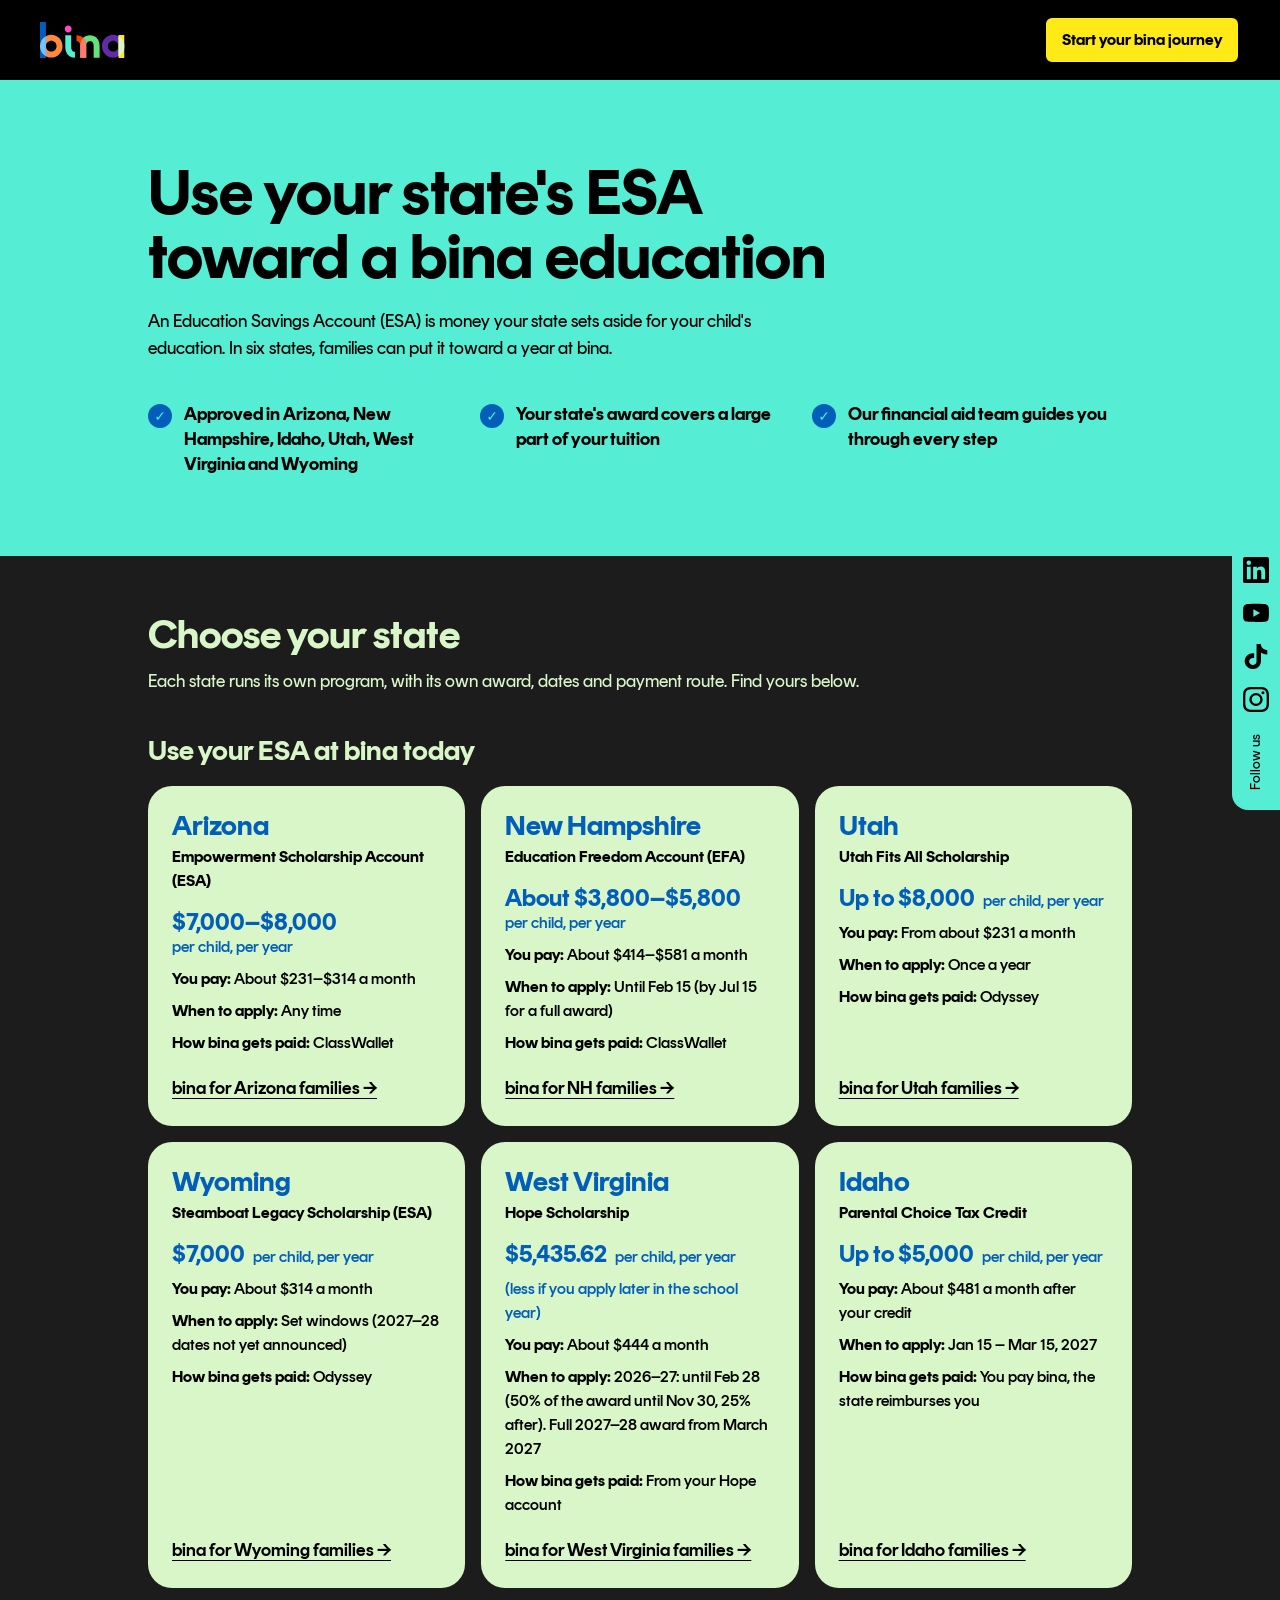
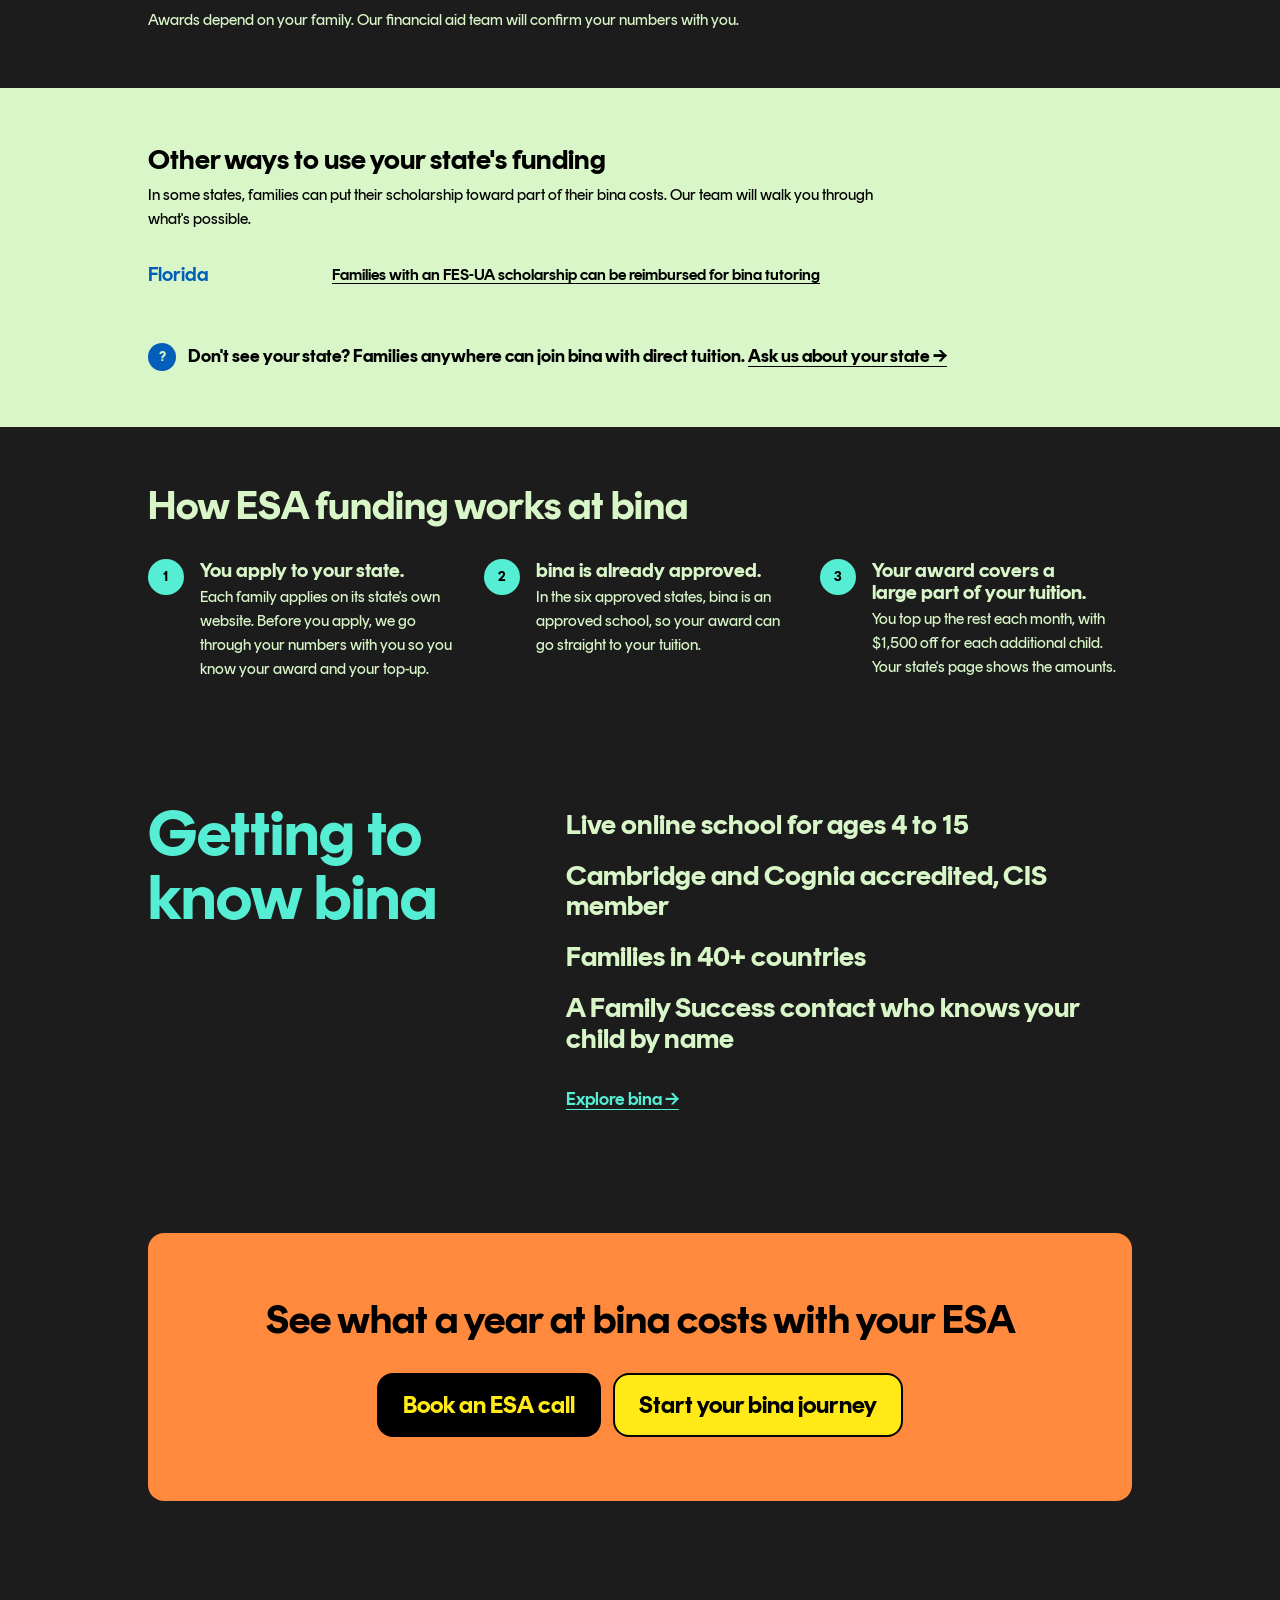
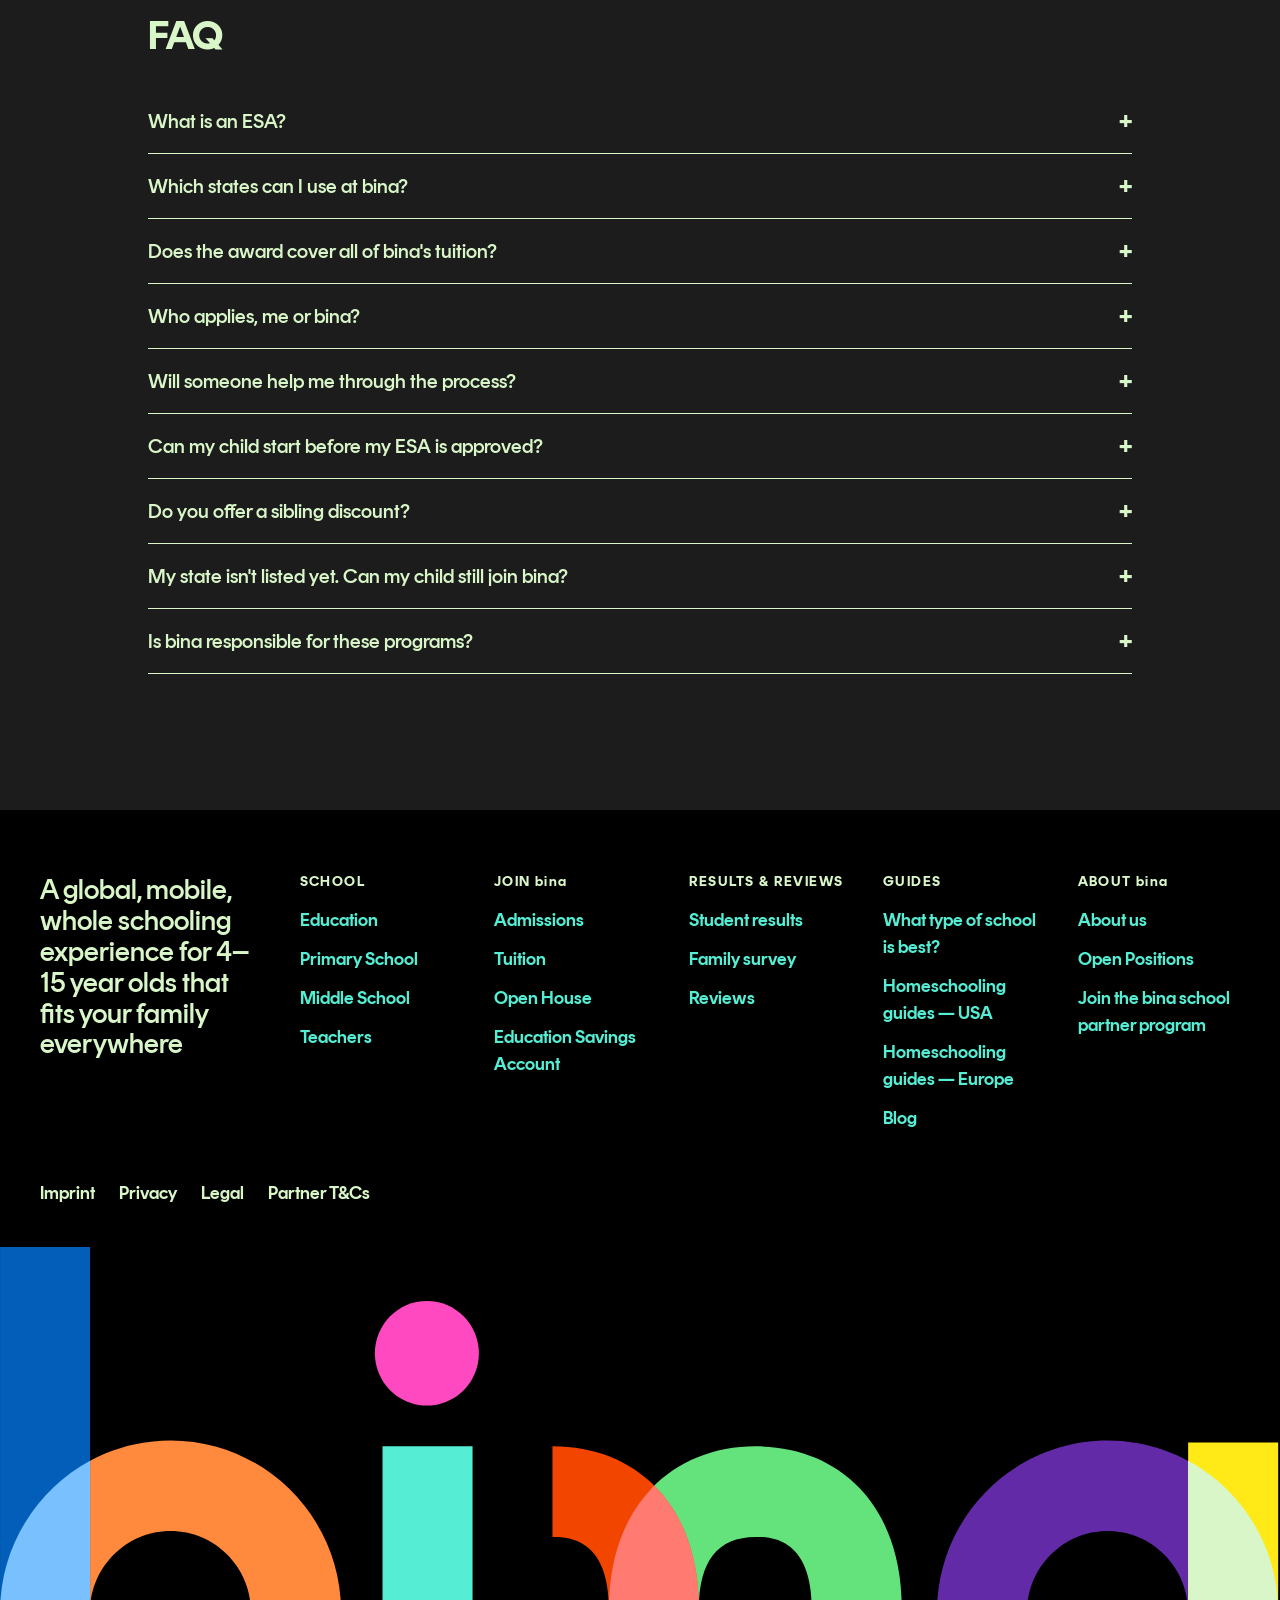
<file: esa/index.html>
<!DOCTYPE html><html lang="en"> <head><meta name="robots" content="noindex, nofollow"><meta charset="utf-8"><meta name="viewport" content="width=device-width, initial-scale=1"><title>ESA Funding for bina — The Six States We Can Accept</title><meta name="description" content="bina can take state education funding in Arizona, New Hampshire, Idaho, Utah, West Virginia and Wyoming. Pick your state for the award, the deadlines and the whole process."><link rel="canonical" href="https://go.bina.school/esa"><link rel="icon" type="image/png" href="../images/favicon.png"><meta property="og:title" content="ESA Funding for bina — The Six States We Can Accept"><meta property="og:description" content="bina can take state education funding in Arizona, New Hampshire, Idaho, Utah, West Virginia and Wyoming. Pick your state for the award, the deadlines and the whole process."><meta property="og:type" content="website"><meta property="og:url" content="https://go.bina.school/esa"><meta name="generator" content="Astro v6.4.8"><!-- Tracking parity with thebinaschool.com: same GTM container (CookieYes CMP + GA4
         live inside it), a dedicated PostHog project for go.bina.school (session replay
         enabled after analytics consent), same first-touch attribution file. GTM
         uses the main site's deferred loader — they load after full page load + idle,
         or on first interaction, whichever comes first — so the consent banner never
         lands on the LCP critical path. Host-gated to bina domains so previews and local
         dev stay out of the metrics. Keep in sync with the main site's snippet.
         GTM loads first-party through Stape Custom Loader (sgtm.thebinaschool.com);
         the last argument is Stape's encoded form of GTM-M2HWS5K, not a GTM ID. --><script>
      (function (w, d, s, l, i) {
        if (/HeadlessChrome|ReactSnap/i.test(navigator.userAgent || '')) return;
        if (!/(^|\.)(thebinaschool\.com|bina\.school)$/.test((w.location || {}).hostname || '')) return;
        var loaded = false;
        function loadGtm() {
          if (loaded) return;
          loaded = true;
          w[l] = w[l] || [];
          w[l].push({ 'gtm.start': new Date().getTime(), event: 'gtm.js' });
          var f = d.getElementsByTagName(s)[0],
            j = d.createElement(s),
            dl = l != 'dataLayer' ? '&l=' + l : '';
          j.async = true;
          j.src = 'https://sgtm.thebinaschool.com/8bkryjbnrubr.js?' + i;
          f.parentNode.insertBefore(j, f);
          ['pointerdown', 'touchstart', 'keydown', 'scroll'].forEach(function (t) {
            w.removeEventListener(t, loadGtm);
          });
        }
        ['pointerdown', 'touchstart', 'keydown', 'scroll'].forEach(function (t) {
          w.addEventListener(t, loadGtm, { once: true, passive: true });
        });
        // Fixed post-load delay, not requestIdleCallback (rIC on a settled page can wait
        // for the next real interaction, which may never come on a one-screen visit).
        if (d.readyState === 'complete') w.setTimeout(loadGtm, 5000);
        else w.addEventListener('load', function () { w.setTimeout(loadGtm, 5000); }, { once: true });
      })(window, document, 'script', 'dataLayer', '9yb=GwZINTovRzRAKiIhWylMD09QW0NIBgREBgoQEAcMCwoRChodAkwJFh8%3D');
    </script><script>
      /* Dedicated go PostHog project and existing replay settings. CookieYes in
         shared GTM owns consent; only its resolved analytics boolean grants access. */
      (function () {
        if (/HeadlessChrome|ReactSnap/i.test(navigator.userAgent || '')) return;
        if (!/(^|\.)(thebinaschool\.com|bina\.school)$/.test(window.location.hostname || '')) return;
        var loading = false, sdkReady = false, initialized = false, capturing = false;
        function analyticsAllowed() {
          try {
            var consent = window.getCkyConsent();
            return !!(consent && consent.categories && consent.categories.analytics === true);
          } catch (error) {
            return false;
          }
        }
        function syncConsent() {
          if (!analyticsAllowed()) {
            if (capturing) {
              capturing = false;
              window.posthog.opt_out_capturing();
              window.posthog.stopSessionRecording();
            }
            return;
          }
          if (!sdkReady) {
            if (loading) return;
            loading = true;
            var script = document.createElement('script');
            script.type = 'text/javascript';
            script.crossOrigin = 'anonymous';
            script.async = true;
            script.src = 'https://us-assets.i.posthog.com/static/array.js';
            // Load the real SDK without the snippet's queued init or a second loader.
            // Its unloaded instance has no project until this fresh consent check.
            script.onload = function () {
              loading = false;
              sdkReady = !!(window.posthog && typeof window.posthog.init === 'function');
              if (sdkReady) syncConsent();
            };
            script.onerror = function () { loading = false; script.remove(); };
            var first = document.getElementsByTagName('script')[0];
            first.parentNode.insertBefore(script, first);
            return;
          }
          if (capturing) return;
          if (!initialized) {
            initialized = true;
            window.posthog.init('phc_D4SErijz7JBzQTuzsJGdYQcKUB3LZxZoqBsBJSn8TQH4', {
              api_host: 'https://us.i.posthog.com',
              defaults: '2026-01-30',
            });
          }
          window.posthog.opt_in_capturing();
          window.posthog.startSessionRecording();
          capturing = true;
        }
        document.addEventListener('cookieyes_banner_load', syncConsent);
        document.addEventListener('cookieyes_consent_update', syncConsent);
        syncConsent();
      })();
    </script><!-- First-touch attribution — a port of thebinaschool.com/attribution.js. Carries
         utm_*, gclid, fbclid and the partner ?ref= onto form CTAs, start.bina.school links
         and the HTTPS main-site homepage. --><script defer src="../attribution.js"></script><link rel="stylesheet" href="../_astro/BaseLayout.B7liEEms.css"></head> <body> <nav class="theme-black sticky top-0 z-50 flex h-20 items-center justify-between px-5 sm:px-10"> <a href="https://thebinaschool.com" aria-label="bina — home"> <img src="../images/navbar-logo-2026.svg" alt="bina" width="147" height="62" class="h-9 w-auto"> </a> <a href="https://form.thebinaschool.com/new" class="btn-bina btn-sm">Start your bina journey</a> </nav> <main>  <header class="theme-lagoon"> <div class="mx-auto max-w-5xl px-5 py-16 sm:py-20"> <h1 class="mb-5 max-w-3xl text-title-3xl sm:text-display-sm">
Use your state's ESA toward a bina education
</h1> <p class="mb-10 max-w-2xl text-body-xl"><span>An Education Savings Account (ESA) is money your state sets aside for your child&#39;s education. In six states, families can put it toward a year at <span class="normal-case">bina</span>.</span></p> <ul class="grid gap-3 sm:grid-cols-3"> <li class="flex items-start gap-3"> <span class="mt-0.5 grid h-6 w-6 flex-none place-items-center rounded-full bg-deep-ocean font-display text-body-md font-bold text-lagoon" aria-hidden="true">
✓
</span> <span class="font-display font-bold leading-snug">Approved in Arizona, New Hampshire, Idaho, Utah, West Virginia and Wyoming</span> </li><li class="flex items-start gap-3"> <span class="mt-0.5 grid h-6 w-6 flex-none place-items-center rounded-full bg-deep-ocean font-display text-body-md font-bold text-lagoon" aria-hidden="true">
✓
</span> <span class="font-display font-bold leading-snug">Your state&#39;s award covers a large part of your tuition</span> </li><li class="flex items-start gap-3"> <span class="mt-0.5 grid h-6 w-6 flex-none place-items-center rounded-full bg-deep-ocean font-display text-body-md font-bold text-lagoon" aria-hidden="true">
✓
</span> <span class="font-display font-bold leading-snug">Our financial aid team guides you through every step</span> </li> </ul> </div> </header>  <section class="theme-base"> <div class="mx-auto max-w-5xl px-5 py-14"> <h2 class="mb-3 text-title-xl sm:text-title-3xl">Choose your state</h2> <p class="mb-10 max-w-3xl text-pretty">Each state runs its own program, with its own award, dates and payment route. Find yours below.</p> <h3 class="mb-5 font-display text-title-lg font-bold">Use your ESA at bina today</h3> <ul class="grid list-none gap-4 p-0 md:grid-cols-6"> <li class="md:col-span-2"> <!-- The card itself doesn't react to hover; only the link at the bottom fades, like every
                   other link (Zeyu, 2026-11-06). --> <!-- The Notion table's columns, word for word (2026-11-09): program, award, what you pay,
                   when to apply and how bina gets paid. The "when" text is too long for a tag, so it
                   is a row like the others. --> <div class="card-bina-mint flex h-full flex-col p-6"> <strong class="mb-1 block font-display text-title-lg font-bold text-hl">Arizona</strong> <span class="mb-4 block font-display text-body-lg font-bold">Empowerment Scholarship Account (ESA)</span> <span class="mb-5 grid gap-2 text-body-lg"> <span class="flex flex-wrap items-baseline gap-x-2"> <strong class="font-display text-title-md font-bold text-hl">$7,000–$8,000</strong> <span class="font-display font-medium text-hl">per child, per year</span> </span>  <span><strong class="font-bold">You pay:</strong> <span class="font-display font-medium">About $231–$314 a month</span></span> <span><strong class="font-bold">When to apply:</strong> <span class="font-display font-medium">Any time</span></span> <span><strong class="font-bold">How <span class="normal-case">bina</span> gets paid:</strong> <span class="font-display font-medium">ClassWallet</span></span> </span> <a href="../esa/arizona/index.html" class="mt-auto self-start font-semibold">
bina for Arizona families →
</a> </div> </li><li class="md:col-span-2"> <!-- The card itself doesn't react to hover; only the link at the bottom fades, like every
                   other link (Zeyu, 2026-11-06). --> <!-- The Notion table's columns, word for word (2026-11-09): program, award, what you pay,
                   when to apply and how bina gets paid. The "when" text is too long for a tag, so it
                   is a row like the others. --> <div class="card-bina-mint flex h-full flex-col p-6"> <strong class="mb-1 block font-display text-title-lg font-bold text-hl">New Hampshire</strong> <span class="mb-4 block font-display text-body-lg font-bold">Education Freedom Account (EFA)</span> <span class="mb-5 grid gap-2 text-body-lg"> <span class="flex flex-wrap items-baseline gap-x-2"> <strong class="font-display text-title-md font-bold text-hl">About $3,800–$5,800</strong> <span class="font-display font-medium text-hl">per child, per year</span> </span>  <span><strong class="font-bold">You pay:</strong> <span class="font-display font-medium">About $414–$581 a month</span></span> <span><strong class="font-bold">When to apply:</strong> <span class="font-display font-medium">Until Feb 15 (by Jul 15 for a full award)</span></span> <span><strong class="font-bold">How <span class="normal-case">bina</span> gets paid:</strong> <span class="font-display font-medium">ClassWallet</span></span> </span> <a href="../esa/new-hampshire/index.html" class="mt-auto self-start font-semibold">
bina for NH families →
</a> </div> </li><li class="md:col-span-2"> <!-- The card itself doesn't react to hover; only the link at the bottom fades, like every
                   other link (Zeyu, 2026-11-06). --> <!-- The Notion table's columns, word for word (2026-11-09): program, award, what you pay,
                   when to apply and how bina gets paid. The "when" text is too long for a tag, so it
                   is a row like the others. --> <div class="card-bina-mint flex h-full flex-col p-6"> <strong class="mb-1 block font-display text-title-lg font-bold text-hl">Utah</strong> <span class="mb-4 block font-display text-body-lg font-bold">Utah Fits All Scholarship</span> <span class="mb-5 grid gap-2 text-body-lg"> <span class="flex flex-wrap items-baseline gap-x-2"> <strong class="font-display text-title-md font-bold text-hl">Up to $8,000</strong> <span class="font-display font-medium text-hl">per child, per year</span> </span>  <span><strong class="font-bold">You pay:</strong> <span class="font-display font-medium">From about $231 a month</span></span> <span><strong class="font-bold">When to apply:</strong> <span class="font-display font-medium">Once a year</span></span> <span><strong class="font-bold">How <span class="normal-case">bina</span> gets paid:</strong> <span class="font-display font-medium">Odyssey</span></span> </span> <a href="../esa/utah/index.html" class="mt-auto self-start font-semibold">
bina for Utah families →
</a> </div> </li><li class="md:col-span-2"> <!-- The card itself doesn't react to hover; only the link at the bottom fades, like every
                   other link (Zeyu, 2026-11-06). --> <!-- The Notion table's columns, word for word (2026-11-09): program, award, what you pay,
                   when to apply and how bina gets paid. The "when" text is too long for a tag, so it
                   is a row like the others. --> <div class="card-bina-mint flex h-full flex-col p-6"> <strong class="mb-1 block font-display text-title-lg font-bold text-hl">Wyoming</strong> <span class="mb-4 block font-display text-body-lg font-bold">Steamboat Legacy Scholarship (ESA)</span> <span class="mb-5 grid gap-2 text-body-lg"> <span class="flex flex-wrap items-baseline gap-x-2"> <strong class="font-display text-title-md font-bold text-hl">$7,000</strong> <span class="font-display font-medium text-hl">per child, per year</span> </span>  <span><strong class="font-bold">You pay:</strong> <span class="font-display font-medium">About $314 a month</span></span> <span><strong class="font-bold">When to apply:</strong> <span class="font-display font-medium">Set windows (2027–28 dates not yet announced)</span></span> <span><strong class="font-bold">How <span class="normal-case">bina</span> gets paid:</strong> <span class="font-display font-medium">Odyssey</span></span> </span> <a href="../esa/wyoming/index.html" class="mt-auto self-start font-semibold">
bina for Wyoming families →
</a> </div> </li><li class="md:col-span-2"> <!-- The card itself doesn't react to hover; only the link at the bottom fades, like every
                   other link (Zeyu, 2026-11-06). --> <!-- The Notion table's columns, word for word (2026-11-09): program, award, what you pay,
                   when to apply and how bina gets paid. The "when" text is too long for a tag, so it
                   is a row like the others. --> <div class="card-bina-mint flex h-full flex-col p-6"> <strong class="mb-1 block font-display text-title-lg font-bold text-hl">West Virginia</strong> <span class="mb-4 block font-display text-body-lg font-bold">Hope Scholarship</span> <span class="mb-5 grid gap-2 text-body-lg"> <span class="flex flex-wrap items-baseline gap-x-2"> <strong class="font-display text-title-md font-bold text-hl">$5,435.62</strong> <span class="font-display font-medium text-hl">per child, per year</span> </span> <span class="font-display font-medium text-hl">(less if you apply later in the school year)</span> <span><strong class="font-bold">You pay:</strong> <span class="font-display font-medium">About $444 a month</span></span> <span><strong class="font-bold">When to apply:</strong> <span class="font-display font-medium">2026–27: until Feb 28 (50% of the award until Nov 30, 25% after). Full 2027–28 award from March 2027</span></span> <span><strong class="font-bold">How <span class="normal-case">bina</span> gets paid:</strong> <span class="font-display font-medium">From your Hope account</span></span> </span> <a href="../esa/west-virginia/index.html" class="mt-auto self-start font-semibold">
bina for West Virginia families →
</a> </div> </li><li class="md:col-span-2"> <!-- The card itself doesn't react to hover; only the link at the bottom fades, like every
                   other link (Zeyu, 2026-11-06). --> <!-- The Notion table's columns, word for word (2026-11-09): program, award, what you pay,
                   when to apply and how bina gets paid. The "when" text is too long for a tag, so it
                   is a row like the others. --> <div class="card-bina-mint flex h-full flex-col p-6"> <strong class="mb-1 block font-display text-title-lg font-bold text-hl">Idaho</strong> <span class="mb-4 block font-display text-body-lg font-bold">Parental Choice Tax Credit</span> <span class="mb-5 grid gap-2 text-body-lg"> <span class="flex flex-wrap items-baseline gap-x-2"> <strong class="font-display text-title-md font-bold text-hl">Up to $5,000</strong> <span class="font-display font-medium text-hl">per child, per year</span> </span>  <span><strong class="font-bold">You pay:</strong> <span class="font-display font-medium">About $481 a month after your credit</span></span> <span><strong class="font-bold">When to apply:</strong> <span class="font-display font-medium">Jan 15 – Mar 15, 2027</span></span> <span><strong class="font-bold">How <span class="normal-case">bina</span> gets paid:</strong> <span class="font-display font-medium">You pay bina, the state reimburses you</span></span> </span> <a href="../esa/idaho/index.html" class="mt-auto self-start font-semibold">
bina for Idaho families →
</a> </div> </li> </ul> <p class="mt-5 text-body-lg">Awards depend on your family. Our financial aid team will confirm your numbers with you.</p> </div> </section>  <section class="theme-mint"> <div class="mx-auto max-w-5xl px-5 py-14"> <!-- "Coming soon" was removed on 2026-11-09 (Arkansas stays off until the state confirms). --> <div class="max-w-3xl"> <h3 class="mb-2 font-display text-title-lg font-bold">Other ways to use your state&#39;s funding</h3> <p class="mb-6 text-body-lg"><span>In some states, families can put their scholarship toward part of their <span class="normal-case">bina</span> costs. Our team will walk you through what&#39;s possible.</span></p> <dl class="m-0"> <div class="grid gap-x-6 gap-y-1 py-2 sm:grid-cols-[10rem_1fr]"> <dt class="font-display text-title-sm text-hl">Florida</dt> <dd class="m-0 text-body-lg"> <a href="../esa/florida/index.html" class="font-semibold"><span>Families with an FES-UA scholarship can be reimbursed for <span class="normal-case">bina</span> tutoring</span></a> </dd> </div> </dl> </div> <p class="mt-12 flex items-center gap-3 font-display text-body-xl font-bold"> <span class="grid h-7 w-7 flex-none place-items-center rounded-full bg-deep-ocean text-body-md text-mint" aria-hidden="true">?</span> <span>Don&#39;t see your state? Families anywhere can join bina with direct tuition. <a href="mailto:admissions@thebinaschool.com?subject=ESA%20funding%20in%20my%20state">Ask us about your state →</a></span> </p> </div> </section>  <section class="theme-base"> <div class="mx-auto max-w-5xl px-5 py-14"> <h2 class="mb-8 text-title-xl sm:text-title-3xl">How ESA funding works at bina</h2> <ol class="grid gap-6 md:grid-cols-3"> <li class="flex gap-4"> <span class="grid h-9 w-9 flex-none place-items-center rounded-full bg-lagoon font-display text-body-md font-bold text-black"> 1 </span> <span> <h3 class="mb-1 text-title-sm"><span>You apply to your state.</span></h3> <p class="text-body-lg"><span>Each family applies on its state&#39;s own website. Before you apply, we go through your numbers with you so you know your award and your top-up.</span></p> </span> </li><li class="flex gap-4"> <span class="grid h-9 w-9 flex-none place-items-center rounded-full bg-lagoon font-display text-body-md font-bold text-black"> 2 </span> <span> <h3 class="mb-1 text-title-sm"><span><span class="normal-case">bina</span> is already approved.</span></h3> <p class="text-body-lg"><span>In the six approved states, <span class="normal-case">bina</span> is an approved school, so your award can go straight to your tuition.</span></p> </span> </li><li class="flex gap-4"> <span class="grid h-9 w-9 flex-none place-items-center rounded-full bg-lagoon font-display text-body-md font-bold text-black"> 3 </span> <span> <h3 class="mb-1 text-title-sm"><span>Your award covers a large part of your tuition.</span></h3> <p class="text-body-lg"><span>You top up the rest each month, with $1,500 off for each additional child. Your state&#39;s page shows the amounts.</span></p> </span> </li> </ol> </div> </section>  <section class="theme-base"> <div class="mx-auto grid max-w-5xl gap-10 px-5 py-16 md:grid-cols-[1fr_1.6fr] md:gap-16"> <div> <h2 class="text-title-3xl text-lagoon sm:text-display-sm"><span>Getting to know <span class="normal-case">bina</span></span></h2> </div> <div class="md:pt-2"> <ul class="m-0 grid list-none gap-5 p-0"> <li class="font-display text-title-md font-bold sm:text-title-lg">Live online school for ages 4 to 15</li><li class="font-display text-title-md font-bold sm:text-title-lg">Cambridge and Cognia accredited, CIS member</li><li class="font-display text-title-md font-bold sm:text-title-lg">Families in 40+ countries</li><li class="font-display text-title-md font-bold sm:text-title-lg">A Family Success contact who knows your child by name</li> </ul> <!-- "Explore bina →" under the bullets (stakeholder, 2026-11-09), new tab. --> <p class="mt-8"> <a href="https://thebinaschool.com" target="_blank" rel="noopener noreferrer" class="font-semibold text-lagoon"> <span>Explore <span class="normal-case">bina</span> →</span><span class="sr-only"> (opens in a new tab)</span> </a> </p> </div> </div> </section> <section class="theme-base"> <div class="mx-auto max-w-5xl px-5 py-14"> <div class="theme-tangerine rounded-lg px-6 py-12 text-center sm:px-12 sm:py-16">  <h2 class="cta-title mb-8 text-title-xl sm:text-title-3xl"><span>See what a year at <span class="normal-case">bina</span> costs with your ESA</span></h2> <div class="cta-actions"> <a href="https://form.thebinaschool.com/new?utm_source=website&amp;utm_medium=esa_page&amp;utm_campaign=esa_pages_2026&amp;utm_content=main" class="btn-bina-secondary">Book an ESA call</a> <a href="https://form.thebinaschool.com/new" class="btn-bina">Start your bina journey</a> </div>  </div> </div> </section>  <section class="theme-base"> <div class="mx-auto max-w-5xl px-5 py-14"> <h2 class="mb-8 text-title-xl sm:text-title-3xl">FAQ</h2> <div> <details class="group border-b border-line"> <summary class="flex cursor-pointer list-none items-center justify-between gap-6 py-5 font-display text-title-sm font-medium [&::-webkit-details-marker]:hidden"> <span>What is an ESA?</span> <span class="flex-none text-title-md leading-none transition-transform duration-200 group-open:rotate-45" aria-hidden="true">
+
</span> </summary> <p class="max-w-3xl pb-5 pr-10 text-body-lg"> An Education Savings Account is money your state puts aside for your child&#39;s education. You can spend it on approved expenses, including tuition at an approved school like bina. </p> </details><details class="group border-b border-line"> <summary class="flex cursor-pointer list-none items-center justify-between gap-6 py-5 font-display text-title-sm font-medium [&::-webkit-details-marker]:hidden"> <span>Which states can I use at bina?</span> <span class="flex-none text-title-md leading-none transition-transform duration-200 group-open:rotate-45" aria-hidden="true">
+
</span> </summary> <p class="max-w-3xl pb-5 pr-10 text-body-lg"> Arizona, New Hampshire, Idaho, Utah, West Virginia and Wyoming. Choose your state above for the details. </p> </details><details class="group border-b border-line"> <summary class="flex cursor-pointer list-none items-center justify-between gap-6 py-5 font-display text-title-sm font-medium [&::-webkit-details-marker]:hidden"> <span>Does the award cover all of bina&#39;s tuition?</span> <span class="flex-none text-title-md leading-none transition-transform duration-200 group-open:rotate-45" aria-hidden="true">
+
</span> </summary> <p class="max-w-3xl pb-5 pr-10 text-body-lg"> It covers a large part of it, and you top up the rest each month. Awards depend on your state and your family, and our financial aid team will confirm your numbers. </p> </details><details class="group border-b border-line"> <summary class="flex cursor-pointer list-none items-center justify-between gap-6 py-5 font-display text-title-sm font-medium [&::-webkit-details-marker]:hidden"> <span>Who applies, me or bina?</span> <span class="flex-none text-title-md leading-none transition-transform duration-200 group-open:rotate-45" aria-hidden="true">
+
</span> </summary> <p class="max-w-3xl pb-5 pr-10 text-body-lg"> You apply to your state&#39;s program on its official website. We go through the application with you and send everything the state needs from bina. </p> </details><details class="group border-b border-line"> <summary class="flex cursor-pointer list-none items-center justify-between gap-6 py-5 font-display text-title-sm font-medium [&::-webkit-details-marker]:hidden"> <span>Will someone help me through the process?</span> <span class="flex-none text-title-md leading-none transition-transform duration-200 group-open:rotate-45" aria-hidden="true">
+
</span> </summary> <p class="max-w-3xl pb-5 pr-10 text-body-lg"> Yes. Our financial aid team guides you from your first question to your first payment. </p> </details><details class="group border-b border-line"> <summary class="flex cursor-pointer list-none items-center justify-between gap-6 py-5 font-display text-title-sm font-medium [&::-webkit-details-marker]:hidden"> <span>Can my child start before my ESA is approved?</span> <span class="flex-none text-title-md leading-none transition-transform duration-200 group-open:rotate-45" aria-hidden="true">
+
</span> </summary> <p class="max-w-3xl pb-5 pr-10 text-body-lg"> Yes. You can enroll and pay bina directly while your application is being reviewed, then switch to ESA funding once it&#39;s approved. </p> </details><details class="group border-b border-line"> <summary class="flex cursor-pointer list-none items-center justify-between gap-6 py-5 font-display text-title-sm font-medium [&::-webkit-details-marker]:hidden"> <span>Do you offer a sibling discount?</span> <span class="flex-none text-title-md leading-none transition-transform duration-200 group-open:rotate-45" aria-hidden="true">
+
</span> </summary> <p class="max-w-3xl pb-5 pr-10 text-body-lg"> Yes. Each additional child gets $1,500 off tuition. </p> </details><details class="group border-b border-line"> <summary class="flex cursor-pointer list-none items-center justify-between gap-6 py-5 font-display text-title-sm font-medium [&::-webkit-details-marker]:hidden"> <span>My state isn&#39;t listed yet. Can my child still join bina?</span> <span class="flex-none text-title-md leading-none transition-transform duration-200 group-open:rotate-45" aria-hidden="true">
+
</span> </summary> <p class="max-w-3xl pb-5 pr-10 text-body-lg"> Yes. Families in any state can join bina with direct tuition. Ask us about your state, and we&#39;ll let you know what&#39;s possible. </p> </details><details class="group border-b border-line"> <summary class="flex cursor-pointer list-none items-center justify-between gap-6 py-5 font-display text-title-sm font-medium [&::-webkit-details-marker]:hidden"> <span>Is bina responsible for these programs?</span> <span class="flex-none text-title-md leading-none transition-transform duration-200 group-open:rotate-45" aria-hidden="true">
+
</span> </summary> <p class="max-w-3xl pb-5 pr-10 text-body-lg"> Each ESA program is run by its own state, not by bina. Amounts, eligibility and deadlines are set by the state and can change. Always confirm with your state&#39;s official program site before you rely on a number here. </p> </details> </div> </div> </section> <script>(function(){const slugs = {"arizona":true,"new-hampshire":true,"utah":true,"wyoming":true,"west-virginia":true,"idaho":true};

    // Compatibility only: /esa?state=Arizona was the old shareable deep link. Send those
    // visits to the state's own page, keeping any ?ref= attribution on the URL. A state we
    // no longer serve just stays here — this page is the honest answer for it.
    (function () {
      var url = new URL(location.href);
      var requested = url.searchParams.get('state');
      if (!requested) return;
      var slug = requested.trim().toLowerCase().replace(/\s+/g, '-');
      if (!slugs[slug]) return;
      url.pathname = '/esa/' + slug;
      url.searchParams.delete('state');
      location.replace(url.pathname + url.search + url.hash);
    })();
  })();</script>  </main> <!-- Footer (Zeyu, 2026-11-06): the main site's grouped footer — tagline column, one column per
         group (2 on phones, 3 from 640px, tagline + 5 from 1024px), the legal links in one row above
         the peeking logo (no divider line), and the Follow-us rail. Black / mint / lagoon: mint
         tagline, group titles and legal links (the old purple), lagoon group links (the old
         turquoise). -->
    <footer class="theme-black relative z-10 overflow-hidden pt-12 md:pt-16 mt-20"> <div class="px-5 sm:px-10 min-[1120px]:pr-24"> <div class="mb-10 grid grid-cols-2 gap-x-6 gap-y-10 sm:grid-cols-3 sm:gap-x-8 md:mb-12 lg:grid-cols-[1.4fr_repeat(5,minmax(0,1fr))]"> <p class="col-span-2 font-display text-title-md font-medium text-mint sm:col-span-3 lg:col-span-1 xl:text-title-lg xl:font-medium">
A global, mobile, whole schooling experience for 4–15 year olds that fits your family everywhere
</p> <nav aria-label="School"> <h2 class="mb-4 font-display text-label uppercase text-mint"><span>School</span></h2> <ul class="flex flex-col gap-3"> <li> <a href="https://thebinaschool.com/education" class="footer-link font-display text-body-lg font-semibold text-lagoon xl:text-body-xl">Education</a> </li><li> <a href="https://thebinaschool.com/primary-school" class="footer-link font-display text-body-lg font-semibold text-lagoon xl:text-body-xl">Primary School</a> </li><li> <a href="https://thebinaschool.com/middle-school" class="footer-link font-display text-body-lg font-semibold text-lagoon xl:text-body-xl">Middle School</a> </li><li> <a href="https://thebinaschool.com/teachers" class="footer-link font-display text-body-lg font-semibold text-lagoon xl:text-body-xl">Teachers</a> </li> </ul> </nav><nav aria-label="Join bina"> <h2 class="mb-4 font-display text-label uppercase text-mint"><span>Join <span class="normal-case">bina</span></span></h2> <ul class="flex flex-col gap-3"> <li> <a href="https://thebinaschool.com/admissions" class="footer-link font-display text-body-lg font-semibold text-lagoon xl:text-body-xl">Admissions</a> </li><li> <a href="https://thebinaschool.com/tuition" class="footer-link font-display text-body-lg font-semibold text-lagoon xl:text-body-xl">Tuition</a> </li><li> <a href="https://thebinaschool.com/open-house" class="footer-link font-display text-body-lg font-semibold text-lagoon xl:text-body-xl">Open House</a> </li><li> <a href="../esa/index.html" class="footer-link font-display text-body-lg font-semibold text-lagoon xl:text-body-xl">Education Savings Account</a> </li> </ul> </nav><nav aria-label="Results &amp; reviews"> <h2 class="mb-4 font-display text-label uppercase text-mint"><span>Results &amp; reviews</span></h2> <ul class="flex flex-col gap-3"> <li> <a href="https://thebinaschool.com/student-results" class="footer-link font-display text-body-lg font-semibold text-lagoon xl:text-body-xl">Student results</a> </li><li> <a href="https://thebinaschool.com/family-survey" class="footer-link font-display text-body-lg font-semibold text-lagoon xl:text-body-xl">Family survey</a> </li><li> <a href="https://thebinaschool.com/reviews" class="footer-link font-display text-body-lg font-semibold text-lagoon xl:text-body-xl">Reviews</a> </li> </ul> </nav><nav aria-label="Guides"> <h2 class="mb-4 font-display text-label uppercase text-mint"><span>Guides</span></h2> <ul class="flex flex-col gap-3"> <li> <a href="https://thebinaschool.com/what-type-of-school-is-best" class="footer-link font-display text-body-lg font-semibold text-lagoon xl:text-body-xl">What type of school is best?</a> </li><li> <a href="https://thebinaschool.com/homeschooling-guides" class="footer-link font-display text-body-lg font-semibold text-lagoon xl:text-body-xl">Homeschooling guides — USA</a> </li><li> <a href="https://thebinaschool.com/homeschooling-guides-europe" class="footer-link font-display text-body-lg font-semibold text-lagoon xl:text-body-xl">Homeschooling guides — Europe</a> </li><li> <a href="https://thebinaschool.com/blog" class="footer-link font-display text-body-lg font-semibold text-lagoon xl:text-body-xl">Blog</a> </li> </ul> </nav><nav aria-label="About bina"> <h2 class="mb-4 font-display text-label uppercase text-mint"><span>About <span class="normal-case">bina</span></span></h2> <ul class="flex flex-col gap-3"> <li> <a href="https://thebinaschool.com/about" class="footer-link font-display text-body-lg font-semibold text-lagoon xl:text-body-xl">About us</a> </li><li> <a href="https://thebinaschool.com/careers" class="footer-link font-display text-body-lg font-semibold text-lagoon xl:text-body-xl">Open Positions</a> </li><li> <a href="https://form.thebinaschool.com/new-partner" target="_blank" rel="noopener noreferrer" class="footer-link font-display text-body-lg font-semibold text-lagoon xl:text-body-xl">Join the bina school partner program</a> </li> </ul> </nav> </div> <ul class="mb-8 flex flex-wrap gap-x-6 gap-y-2 md:mb-10"> <li> <a href="https://thebinaschool.com/imprint" class="footer-link font-display text-body-lg font-semibold text-mint xl:text-body-xl">Imprint</a> </li><li> <a href="https://thebinaschool.com/privacy" class="footer-link font-display text-body-lg font-semibold text-mint xl:text-body-xl">Privacy</a> </li><li> <a href="https://thebinaschool.com/legal" class="footer-link font-display text-body-lg font-semibold text-mint xl:text-body-xl">Legal</a> </li><li> <a href="https://thebinaschool.com/partner-program-terms" class="footer-link font-display text-body-lg font-semibold text-mint xl:text-body-xl">Partner T&amp;Cs</a> </li> </ul>  </div> <img src="../images/peeking-logo.svg" decoding="async" alt="bina" width="440" height="125" class="block h-auto w-full"> </footer>

    <!-- Right-edge "Follow us" rail, tablet and up — same as the main site, on lagoon. -->
    <aside aria-label="Follow us on social media" class="fixed bottom-[10%] right-0 z-[900] hidden flex-col items-center gap-[1.1rem] rounded-l-lg bg-lagoon px-[0.7rem] py-5 min-[1120px]:flex"> <a href="https://www.linkedin.com/company/thebinaschool" target="_blank" rel="noopener noreferrer" aria-label="LinkedIn" class="block transition-transform duration-200 ease-out hover:scale-110"> <img src="../images/social/linkedin.svg" alt="" aria-hidden="true" width="26" height="26" class="h-[1.6rem] w-[1.6rem] object-contain"> </a><a href="https://www.youtube.com/@thebinaschool3759" target="_blank" rel="noopener noreferrer" aria-label="YouTube" class="block transition-transform duration-200 ease-out hover:scale-110"> <img src="../images/social/youtube.svg" alt="" aria-hidden="true" width="26" height="26" class="h-[1.6rem] w-[1.6rem] object-contain"> </a><a href="https://www.tiktok.com/@bina.school" target="_blank" rel="noopener noreferrer" aria-label="TikTok" class="block transition-transform duration-200 ease-out hover:scale-110"> <img src="../images/social/tiktok.svg" alt="" aria-hidden="true" width="26" height="26" class="h-[1.6rem] w-[1.6rem] object-contain"> </a><a href="https://www.instagram.com/thebinaschool" target="_blank" rel="noopener noreferrer" aria-label="Instagram" class="block transition-transform duration-200 ease-out hover:scale-110"> <img src="../images/social/instagram.svg" alt="" aria-hidden="true" width="26" height="26" class="h-[1.6rem] w-[1.6rem] object-contain"> </a> <span class="mt-1 rotate-180 font-display text-body-md leading-none text-black [writing-mode:vertical-rl]">Follow us</span> </aside> </body></html>
</file>
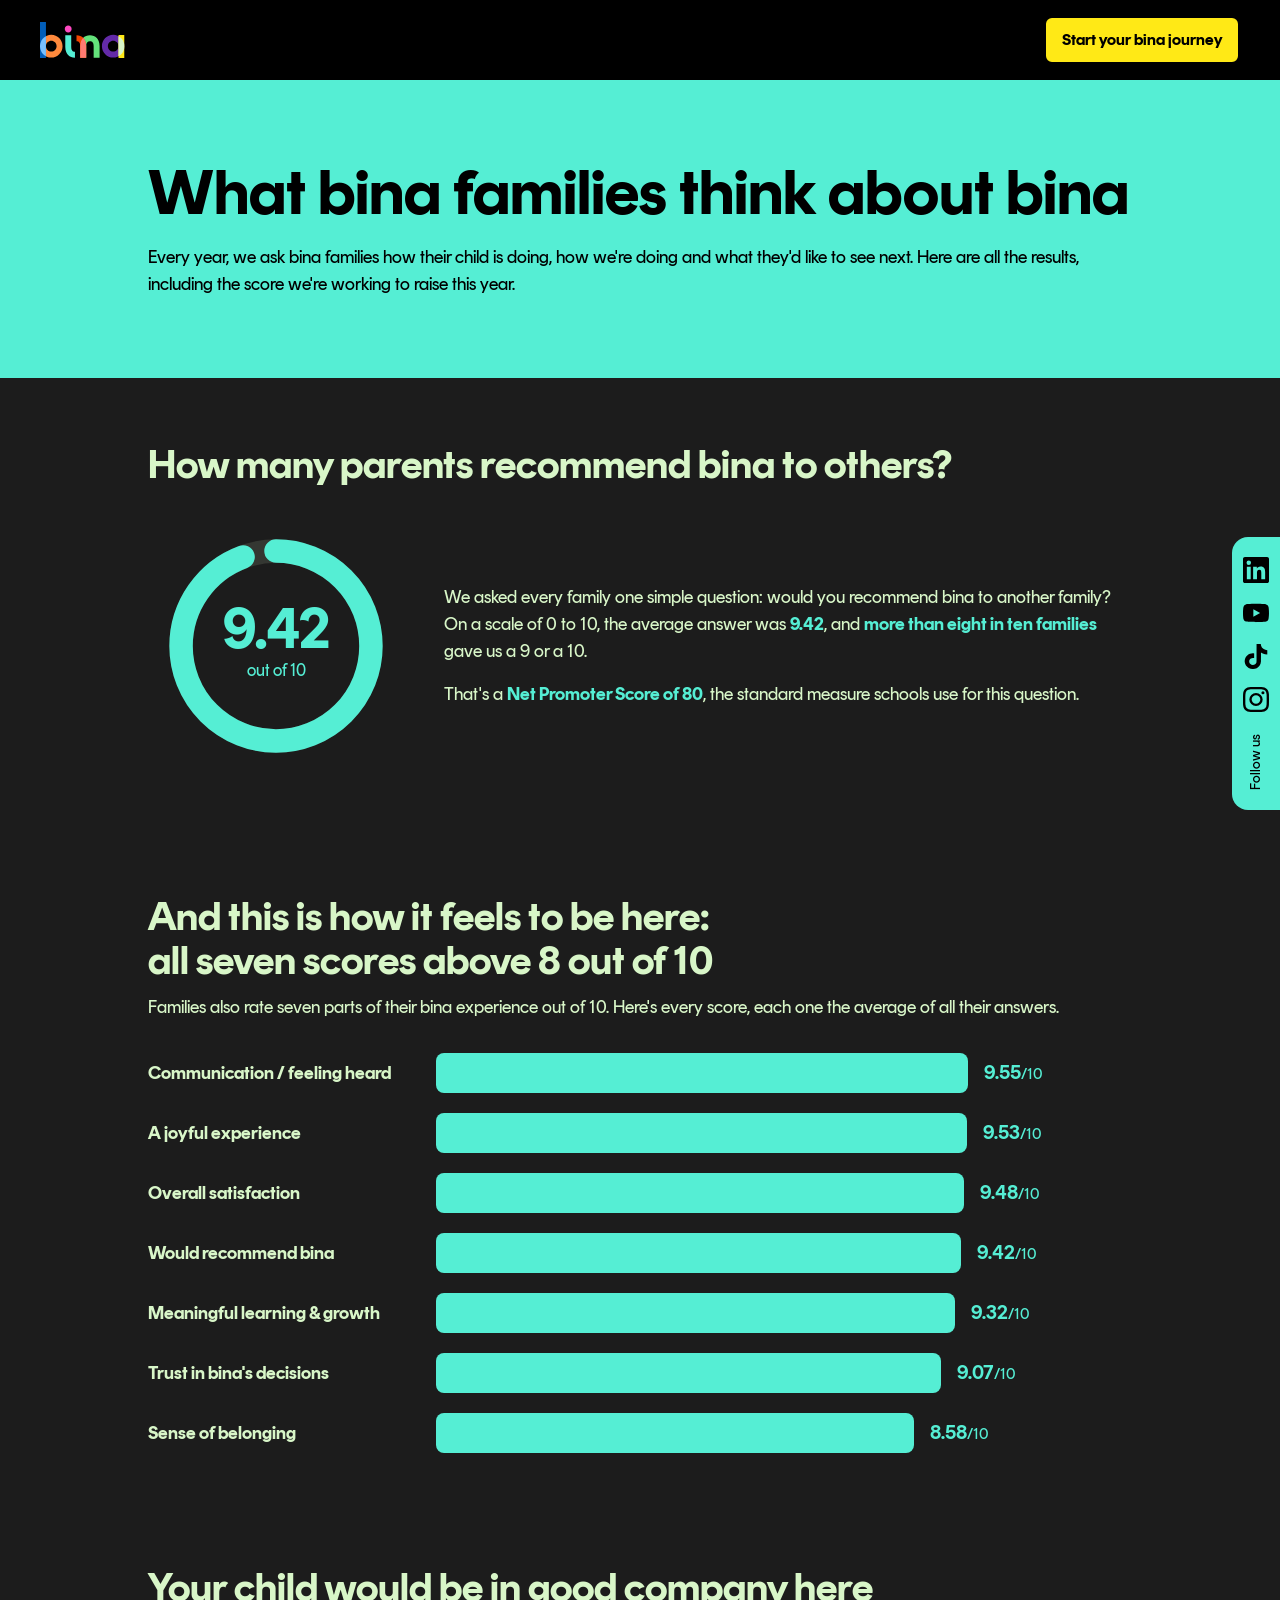
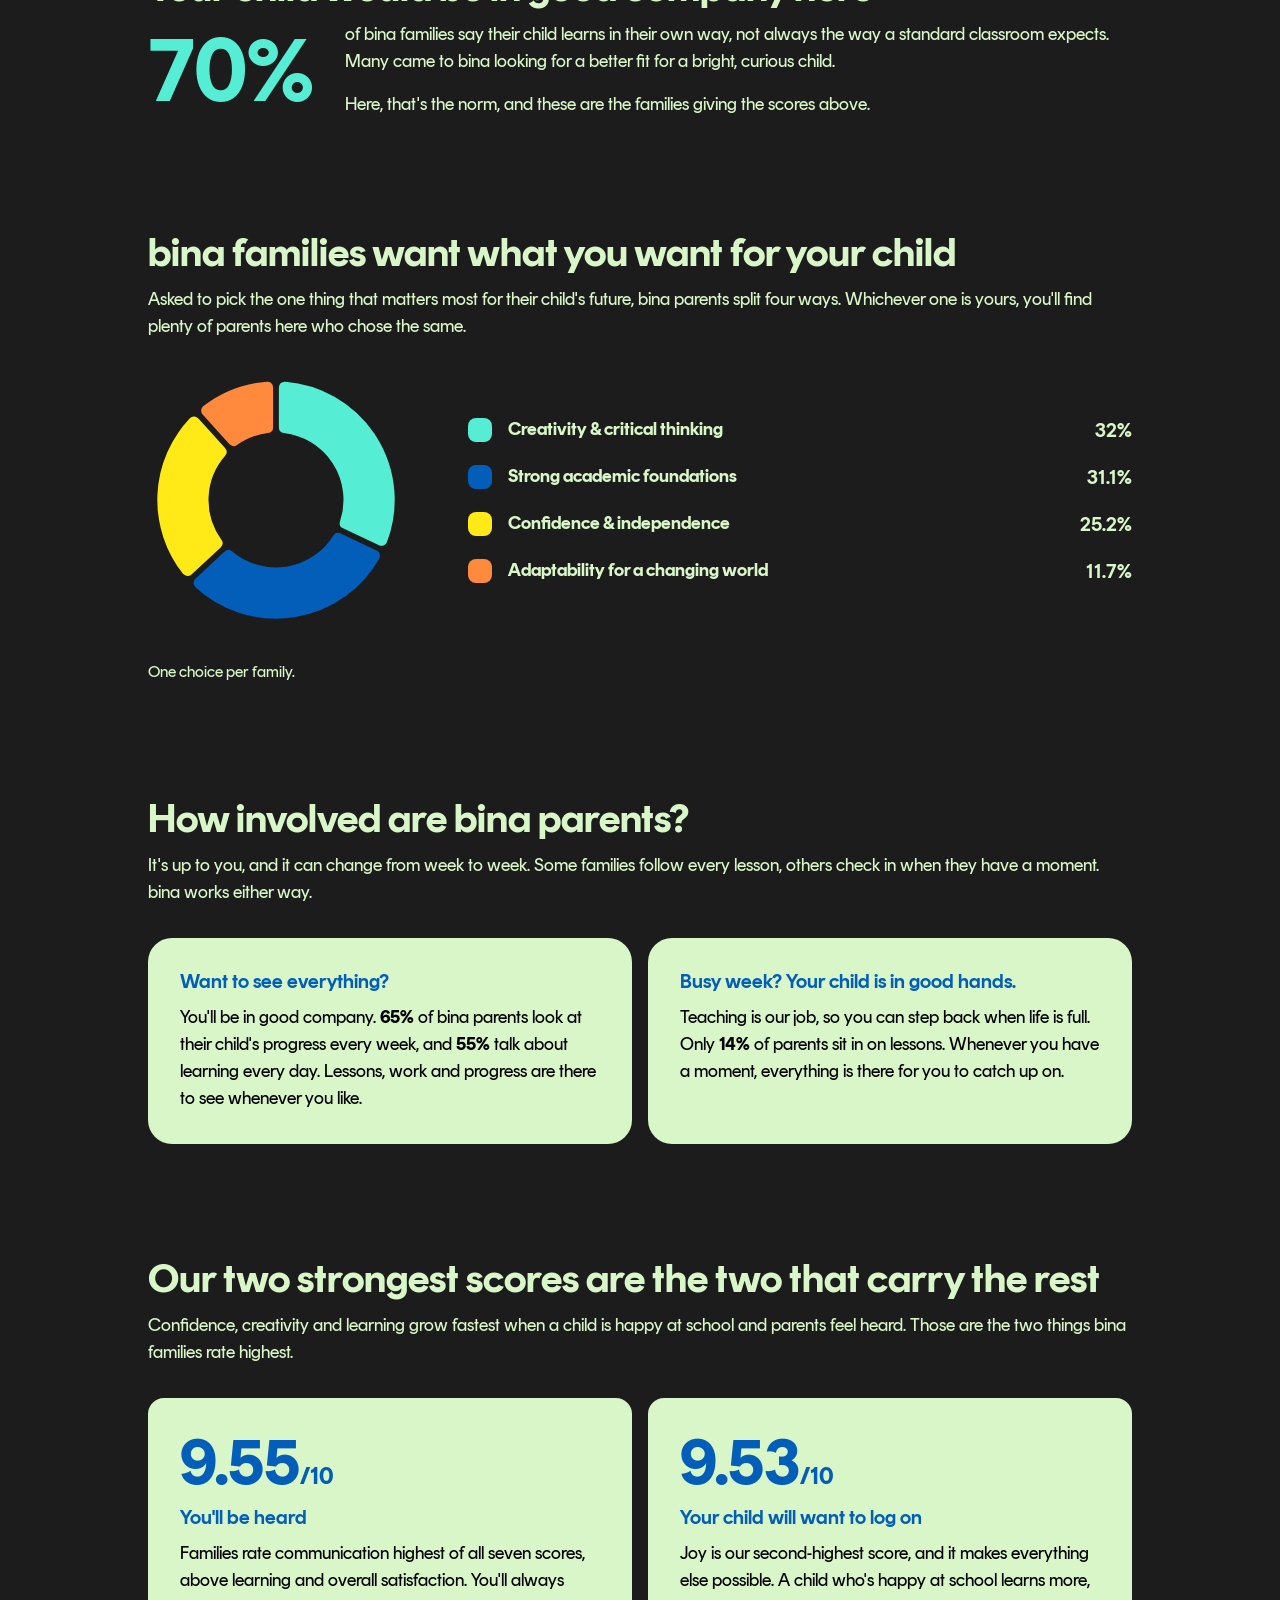
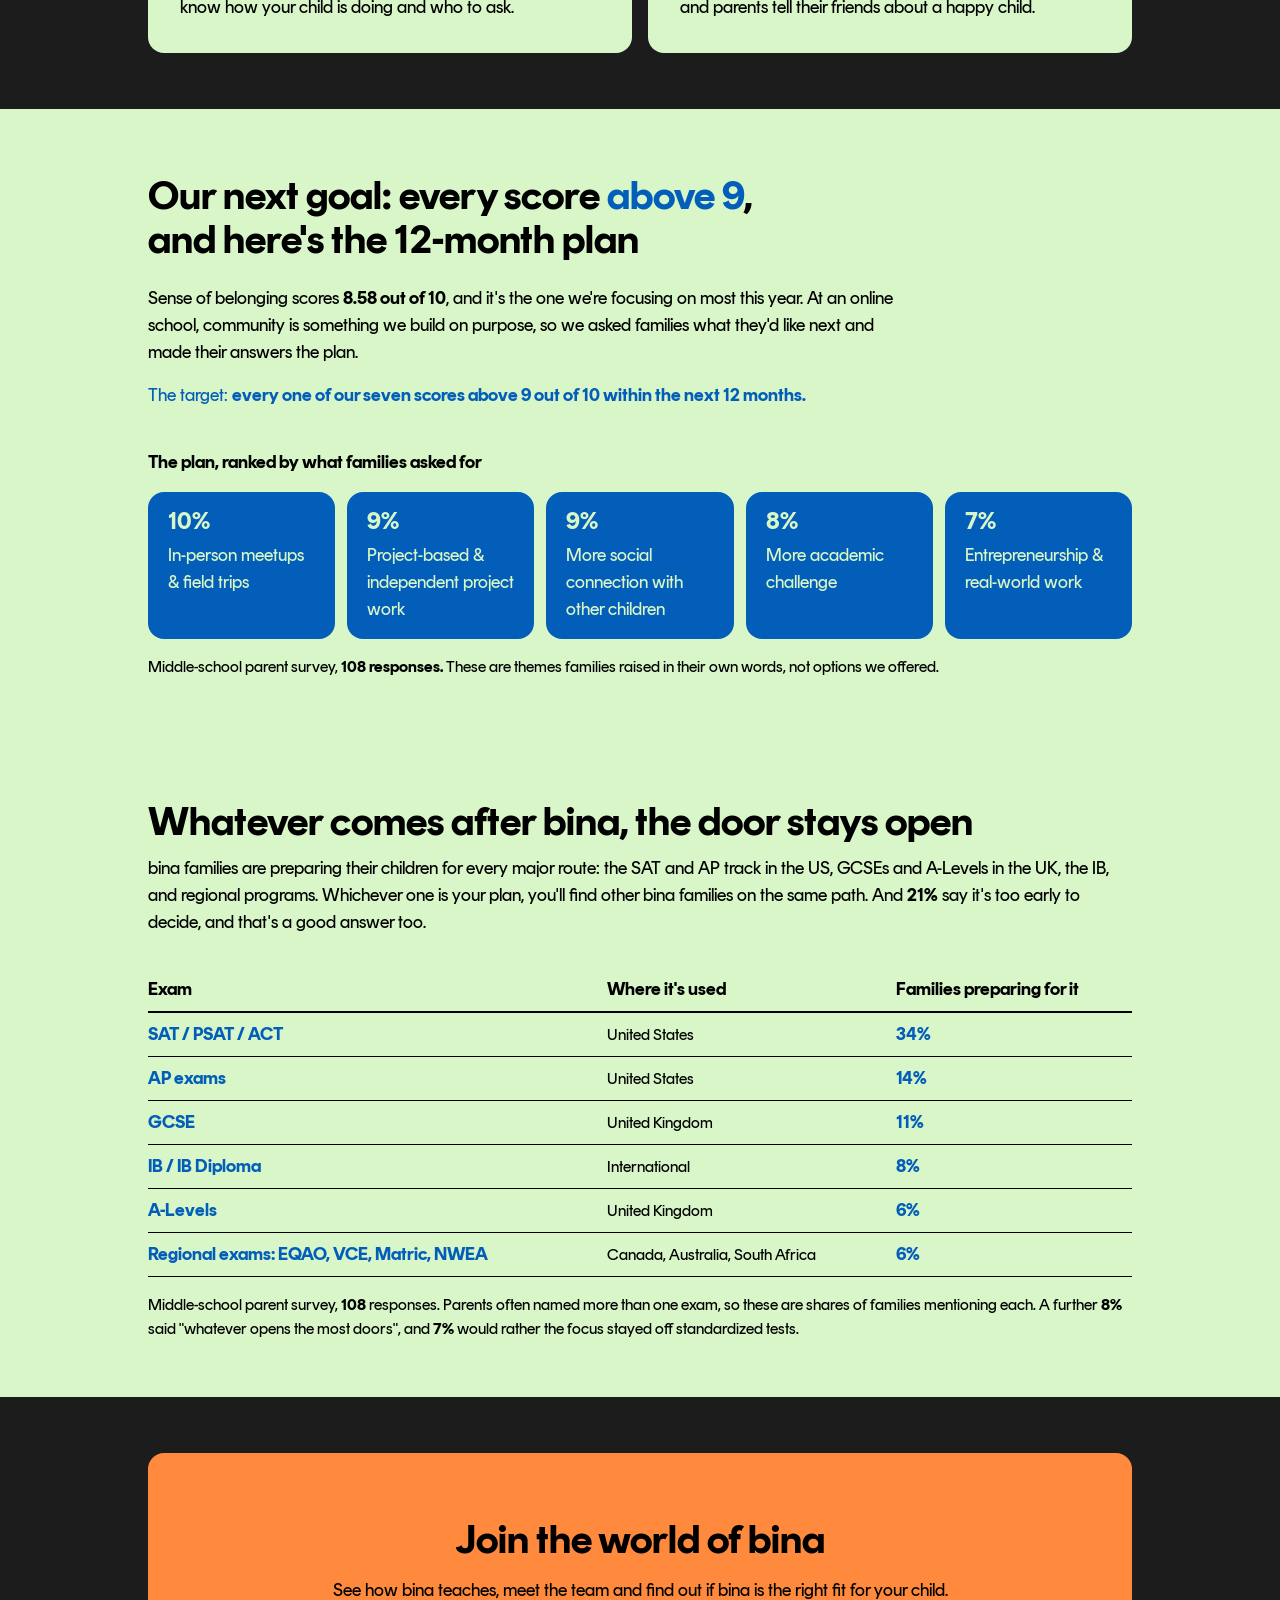
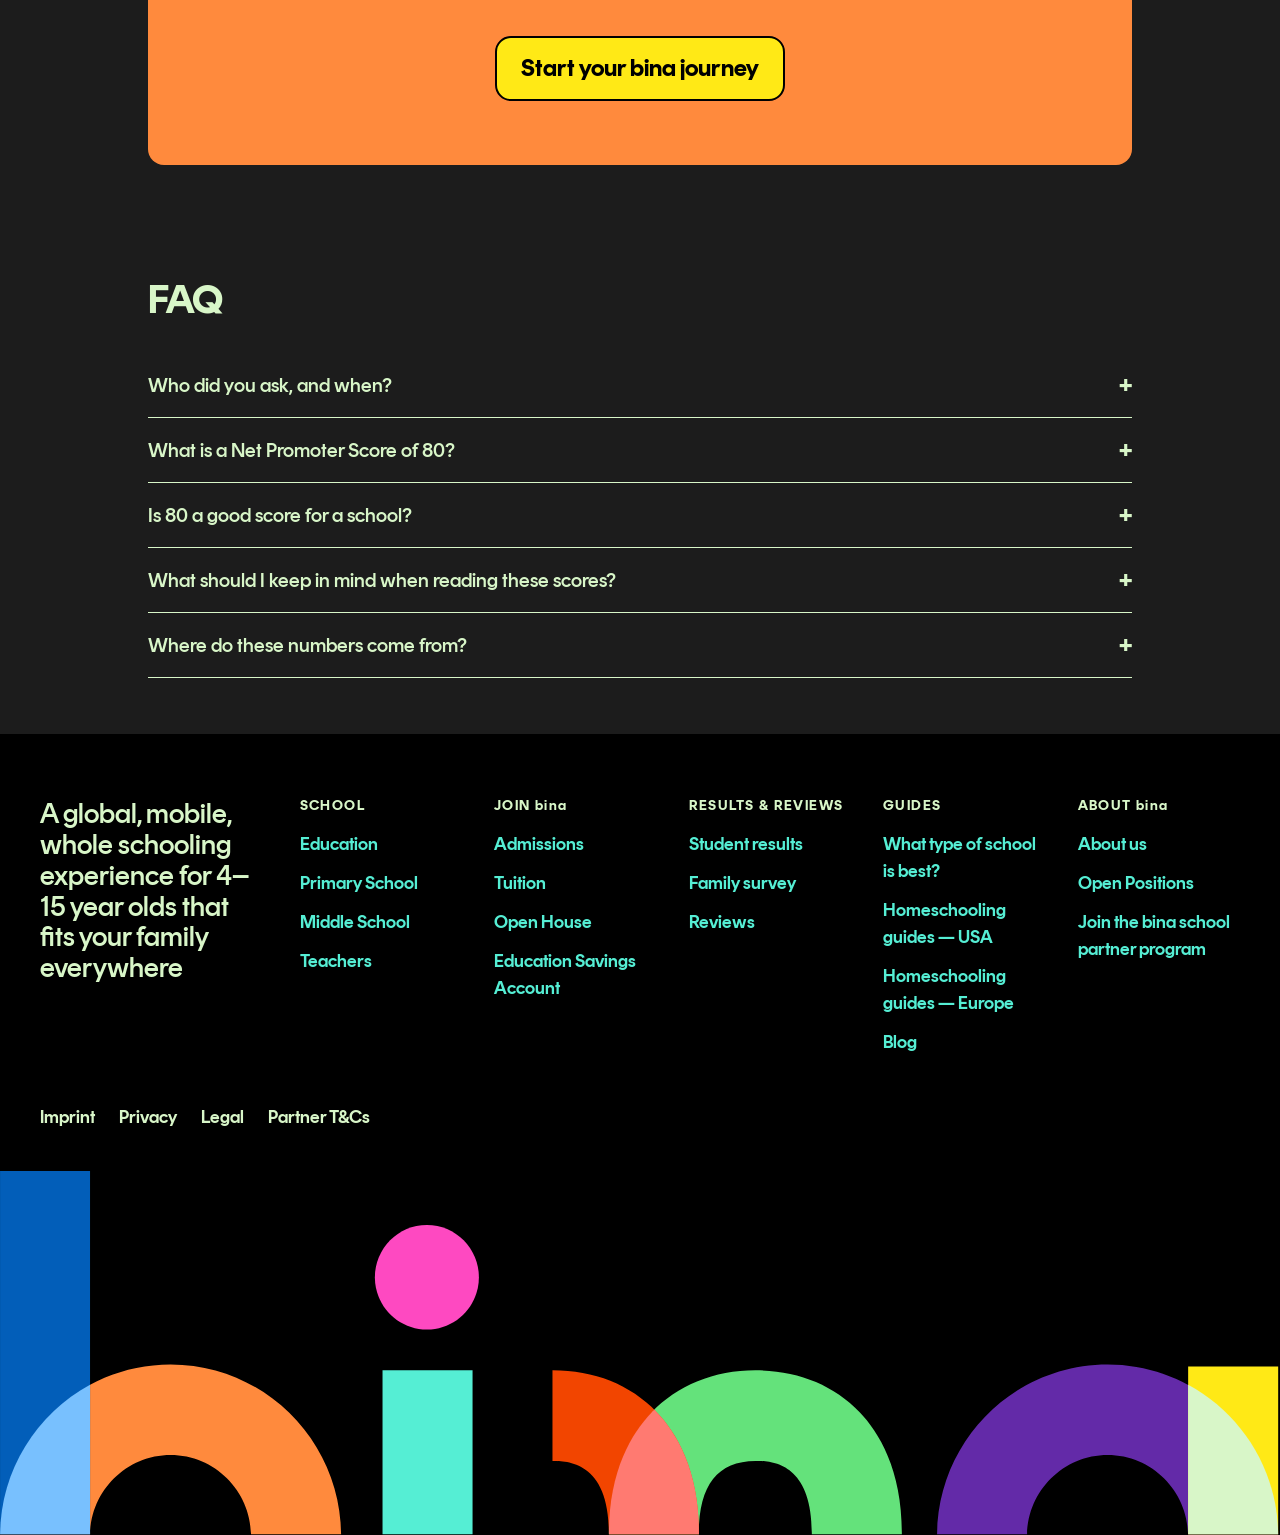
<file: family-survey/index.html>
<!DOCTYPE html><html lang="en"> <head><meta name="robots" content="noindex, nofollow"><meta charset="utf-8"><meta name="viewport" content="width=device-width, initial-scale=1"><title>What bina Families Think About bina — Our Family Survey</title><meta name="description" content="Once a year we ask every bina family what they really think. Here is all of it — every score, including the one we're still working on."><link rel="canonical" href="https://go.bina.school/family-survey"><link rel="icon" type="image/png" href="../images/favicon.png"><meta property="og:title" content="What bina Families Think About bina — Our Family Survey"><meta property="og:description" content="Once a year we ask every bina family what they really think. Here is all of it — every score, including the one we're still working on."><meta property="og:type" content="website"><meta property="og:url" content="https://go.bina.school/family-survey"><meta name="generator" content="Astro v6.4.8"><!-- Tracking parity with thebinaschool.com: same GTM container (CookieYes CMP + GA4
         live inside it), a dedicated PostHog project for go.bina.school (session replay
         enabled after analytics consent), same first-touch attribution file. GTM
         uses the main site's deferred loader — they load after full page load + idle,
         or on first interaction, whichever comes first — so the consent banner never
         lands on the LCP critical path. Host-gated to bina domains so previews and local
         dev stay out of the metrics. Keep in sync with the main site's snippet.
         GTM loads first-party through Stape Custom Loader (sgtm.thebinaschool.com);
         the last argument is Stape's encoded form of GTM-M2HWS5K, not a GTM ID. --><script>
      (function (w, d, s, l, i) {
        if (/HeadlessChrome|ReactSnap/i.test(navigator.userAgent || '')) return;
        if (!/(^|\.)(thebinaschool\.com|bina\.school)$/.test((w.location || {}).hostname || '')) return;
        var loaded = false;
        function loadGtm() {
          if (loaded) return;
          loaded = true;
          w[l] = w[l] || [];
          w[l].push({ 'gtm.start': new Date().getTime(), event: 'gtm.js' });
          var f = d.getElementsByTagName(s)[0],
            j = d.createElement(s),
            dl = l != 'dataLayer' ? '&l=' + l : '';
          j.async = true;
          j.src = 'https://sgtm.thebinaschool.com/8bkryjbnrubr.js?' + i;
          f.parentNode.insertBefore(j, f);
          ['pointerdown', 'touchstart', 'keydown', 'scroll'].forEach(function (t) {
            w.removeEventListener(t, loadGtm);
          });
        }
        ['pointerdown', 'touchstart', 'keydown', 'scroll'].forEach(function (t) {
          w.addEventListener(t, loadGtm, { once: true, passive: true });
        });
        // Fixed post-load delay, not requestIdleCallback (rIC on a settled page can wait
        // for the next real interaction, which may never come on a one-screen visit).
        if (d.readyState === 'complete') w.setTimeout(loadGtm, 5000);
        else w.addEventListener('load', function () { w.setTimeout(loadGtm, 5000); }, { once: true });
      })(window, document, 'script', 'dataLayer', '9yb=GwZINTovRzRAKiIhWylMD09QW0NIBgREBgoQEAcMCwoRChodAkwJFh8%3D');
    </script><script>
      /* Dedicated go PostHog project and existing replay settings. CookieYes in
         shared GTM owns consent; only its resolved analytics boolean grants access. */
      (function () {
        if (/HeadlessChrome|ReactSnap/i.test(navigator.userAgent || '')) return;
        if (!/(^|\.)(thebinaschool\.com|bina\.school)$/.test(window.location.hostname || '')) return;
        var loading = false, sdkReady = false, initialized = false, capturing = false;
        function analyticsAllowed() {
          try {
            var consent = window.getCkyConsent();
            return !!(consent && consent.categories && consent.categories.analytics === true);
          } catch (error) {
            return false;
          }
        }
        function syncConsent() {
          if (!analyticsAllowed()) {
            if (capturing) {
              capturing = false;
              window.posthog.opt_out_capturing();
              window.posthog.stopSessionRecording();
            }
            return;
          }
          if (!sdkReady) {
            if (loading) return;
            loading = true;
            var script = document.createElement('script');
            script.type = 'text/javascript';
            script.crossOrigin = 'anonymous';
            script.async = true;
            script.src = 'https://us-assets.i.posthog.com/static/array.js';
            // Load the real SDK without the snippet's queued init or a second loader.
            // Its unloaded instance has no project until this fresh consent check.
            script.onload = function () {
              loading = false;
              sdkReady = !!(window.posthog && typeof window.posthog.init === 'function');
              if (sdkReady) syncConsent();
            };
            script.onerror = function () { loading = false; script.remove(); };
            var first = document.getElementsByTagName('script')[0];
            first.parentNode.insertBefore(script, first);
            return;
          }
          if (capturing) return;
          if (!initialized) {
            initialized = true;
            window.posthog.init('phc_D4SErijz7JBzQTuzsJGdYQcKUB3LZxZoqBsBJSn8TQH4', {
              api_host: 'https://us.i.posthog.com',
              defaults: '2026-01-30',
            });
          }
          window.posthog.opt_in_capturing();
          window.posthog.startSessionRecording();
          capturing = true;
        }
        document.addEventListener('cookieyes_banner_load', syncConsent);
        document.addEventListener('cookieyes_consent_update', syncConsent);
        syncConsent();
      })();
    </script><!-- First-touch attribution — a port of thebinaschool.com/attribution.js. Carries
         utm_*, gclid, fbclid and the partner ?ref= onto form CTAs, start.bina.school links
         and the HTTPS main-site homepage. --><script defer src="../attribution.js"></script><link rel="stylesheet" href="../_astro/BaseLayout.BnGspULZ.css"><style>.chart-label[data-astro-cid-xst5sr5s]{font-family:var(--font-display);font-weight:700;font-size:17px;fill:currentColor}.chart-label-suffix[data-astro-cid-xst5sr5s]{font-family:var(--font-display);font-weight:400;font-size:14px;fill:currentColor}.chart-label-sm[data-astro-cid-xst5sr5s]{font-family:var(--font-display);font-size:14px;fill:currentColor}.donut-value[data-astro-cid-xst5sr5s]{font-family:var(--font-display);font-weight:700;font-size:54px;fill:var(--color-lagoon)}.donut-unit[data-astro-cid-xst5sr5s]{font-family:var(--font-display);font-size:16px;fill:var(--color-lagoon)}.donut-arc[data-astro-cid-xst5sr5s]{stroke-dashoffset:var(--ring-circ);transition:stroke-dashoffset 1.2s cubic-bezier(.22,1,.36,1)}figure[data-astro-cid-xst5sr5s].in .donut-arc[data-astro-cid-xst5sr5s]{stroke-dashoffset:var(--ring-final)}.dim-fill[data-astro-cid-xst5sr5s]{transform-origin:left center;transition:opacity .2s ease-out}.dim-bar[data-astro-cid-xst5sr5s]:hover .dim-fill[data-astro-cid-xst5sr5s]{opacity:.75}figure[data-astro-cid-xst5sr5s] .dim-fill[data-astro-cid-xst5sr5s]{transform:scaleX(0);transition:transform .8s cubic-bezier(.22,1,.36,1)}figure[data-astro-cid-xst5sr5s].in .dim-fill[data-astro-cid-xst5sr5s]{transform:scaleX(1)}@media(prefers-reduced-motion:reduce){figure[data-astro-cid-xst5sr5s] .dim-fill[data-astro-cid-xst5sr5s]{transform:scaleX(1);transition:none}.donut-arc[data-astro-cid-xst5sr5s]{stroke-dashoffset:var(--ring-final);transition:none}}
</style></head> <body> <nav class="theme-black sticky top-0 z-50 flex h-20 items-center justify-between px-5 sm:px-10"> <a href="https://thebinaschool.com" aria-label="bina — home"> <img src="../images/navbar-logo-2026.svg" alt="bina" width="147" height="62" class="h-9 w-auto"> </a> <a href="https://form.thebinaschool.com/new" class="btn-bina btn-sm">Start your bina journey</a> </nav> <main>   <header class="theme-lagoon" data-astro-cid-xst5sr5s> <div class="mx-auto max-w-5xl px-5 py-16 sm:py-20" data-astro-cid-xst5sr5s> <h1 class="mb-5 text-title-3xl sm:text-display-sm" data-astro-cid-xst5sr5s>
What bina families think about bina
</h1> <p class="text-body-xl" data-astro-cid-xst5sr5s>
Every year, we ask bina families how their child is doing, how we're doing and what they'd
        like to see next. Here are all the results, including the score we're working to raise this year.
</p> </div> </header>  <section class="theme-base" data-astro-cid-xst5sr5s> <div class="mx-auto max-w-5xl px-5 py-14 sm:py-16" data-astro-cid-xst5sr5s> <h2 class="mb-8 text-title-xl sm:text-title-3xl" data-astro-cid-xst5sr5s>How many parents recommend bina to others?</h2> <div class="grid gap-10 lg:grid-cols-[auto_1fr] lg:items-center" data-astro-cid-xst5sr5s> <figure class="mx-auto w-56 sm:w-64" data-astro-cid-xst5sr5s> <svg viewBox="0 0 240 240" role="img" aria-label="bina families rate us 9.42 out of 10 on whether they would recommend bina" class="w-full text-lagoon" data-astro-cid-xst5sr5s> <circle cx="120" cy="120" r="89" fill="none" stroke="#D8F6C8" stroke-opacity="0.12" stroke-width="22" data-astro-cid-xst5sr5s></circle> <circle class="donut-arc" cx="120" cy="120" r="89" fill="none" stroke="#55EED4" stroke-width="22" stroke-linecap="round" stroke-dasharray="559.2" transform="rotate(-90 120 120)" style="--ring-circ:559.2;--ring-final:32.4" data-astro-cid-xst5sr5s></circle> <text x="120" y="122" text-anchor="middle" class="donut-value" data-astro-cid-xst5sr5s>9.42</text> <text x="120" y="148" text-anchor="middle" class="donut-unit" data-astro-cid-xst5sr5s>out of 10</text> </svg> </figure> <div data-astro-cid-xst5sr5s> <p class="mb-4 text-body-xl" data-astro-cid-xst5sr5s>
We asked every family one simple question: would you recommend bina to another family? On a
            scale of 0 to 10, the average answer was <strong class="text-hl" data-astro-cid-xst5sr5s>9.42</strong>,
            and <strong class="text-hl" data-astro-cid-xst5sr5s>more than eight in ten families</strong> gave us a 9 or a 10.
</p> <p data-astro-cid-xst5sr5s>
That's a <strong class="text-hl" data-astro-cid-xst5sr5s>Net Promoter Score of 80</strong>, the standard measure schools use for this question.
</p> </div> </div> </div> </section>  <section class="theme-base" data-astro-cid-xst5sr5s> <div class="mx-auto max-w-5xl px-5 py-14" data-astro-cid-xst5sr5s> <h2 class="mb-3 text-title-xl sm:text-title-3xl" data-astro-cid-xst5sr5s>
And this is how it feels to be here: all seven scores above 8 out of 10
</h2> <p class="mb-8" data-astro-cid-xst5sr5s>
Families also rate seven parts of their bina experience out of 10. Here's every score, each
        one the average of all their answers.
</p> <!-- Lagoon horizontal bars on dark, the /student-results "time with bina" pattern (Zeyu,
           2026-11-04). Honest axis: each bar is its score out of the full 0–10 track. --> <figure data-astro-cid-xst5sr5s> <ul class="m-0 grid list-none gap-5 p-0" aria-label="Family ratings out of 10" data-astro-cid-xst5sr5s> <li class="grid items-center gap-x-8 gap-y-2 sm:grid-cols-[16rem_1fr]" data-astro-cid-xst5sr5s> <p class="font-display font-bold" data-astro-cid-xst5sr5s>Communication / feeling heard</p> <div class="flex items-center gap-4" data-astro-cid-xst5sr5s> <span class="block h-10 flex-none rounded-sm bg-lagoon" style="width:76.4%" aria-hidden="true" data-astro-cid-xst5sr5s></span> <span class="font-display text-title-sm text-hl" data-astro-cid-xst5sr5s>9.55<span class="text-body-lg font-normal" data-astro-cid-xst5sr5s>/10</span></span> </div> </li><li class="grid items-center gap-x-8 gap-y-2 sm:grid-cols-[16rem_1fr]" data-astro-cid-xst5sr5s> <p class="font-display font-bold" data-astro-cid-xst5sr5s>A joyful experience</p> <div class="flex items-center gap-4" data-astro-cid-xst5sr5s> <span class="block h-10 flex-none rounded-sm bg-lagoon" style="width:76.24%" aria-hidden="true" data-astro-cid-xst5sr5s></span> <span class="font-display text-title-sm text-hl" data-astro-cid-xst5sr5s>9.53<span class="text-body-lg font-normal" data-astro-cid-xst5sr5s>/10</span></span> </div> </li><li class="grid items-center gap-x-8 gap-y-2 sm:grid-cols-[16rem_1fr]" data-astro-cid-xst5sr5s> <p class="font-display font-bold" data-astro-cid-xst5sr5s>Overall satisfaction</p> <div class="flex items-center gap-4" data-astro-cid-xst5sr5s> <span class="block h-10 flex-none rounded-sm bg-lagoon" style="width:75.84%" aria-hidden="true" data-astro-cid-xst5sr5s></span> <span class="font-display text-title-sm text-hl" data-astro-cid-xst5sr5s>9.48<span class="text-body-lg font-normal" data-astro-cid-xst5sr5s>/10</span></span> </div> </li><li class="grid items-center gap-x-8 gap-y-2 sm:grid-cols-[16rem_1fr]" data-astro-cid-xst5sr5s> <p class="font-display font-bold" data-astro-cid-xst5sr5s>Would recommend bina</p> <div class="flex items-center gap-4" data-astro-cid-xst5sr5s> <span class="block h-10 flex-none rounded-sm bg-lagoon" style="width:75.36%" aria-hidden="true" data-astro-cid-xst5sr5s></span> <span class="font-display text-title-sm text-hl" data-astro-cid-xst5sr5s>9.42<span class="text-body-lg font-normal" data-astro-cid-xst5sr5s>/10</span></span> </div> </li><li class="grid items-center gap-x-8 gap-y-2 sm:grid-cols-[16rem_1fr]" data-astro-cid-xst5sr5s> <p class="font-display font-bold" data-astro-cid-xst5sr5s>Meaningful learning &amp; growth</p> <div class="flex items-center gap-4" data-astro-cid-xst5sr5s> <span class="block h-10 flex-none rounded-sm bg-lagoon" style="width:74.56%" aria-hidden="true" data-astro-cid-xst5sr5s></span> <span class="font-display text-title-sm text-hl" data-astro-cid-xst5sr5s>9.32<span class="text-body-lg font-normal" data-astro-cid-xst5sr5s>/10</span></span> </div> </li><li class="grid items-center gap-x-8 gap-y-2 sm:grid-cols-[16rem_1fr]" data-astro-cid-xst5sr5s> <p class="font-display font-bold" data-astro-cid-xst5sr5s>Trust in bina&#39;s decisions</p> <div class="flex items-center gap-4" data-astro-cid-xst5sr5s> <span class="block h-10 flex-none rounded-sm bg-lagoon" style="width:72.56%" aria-hidden="true" data-astro-cid-xst5sr5s></span> <span class="font-display text-title-sm text-hl" data-astro-cid-xst5sr5s>9.07<span class="text-body-lg font-normal" data-astro-cid-xst5sr5s>/10</span></span> </div> </li><li class="grid items-center gap-x-8 gap-y-2 sm:grid-cols-[16rem_1fr]" data-astro-cid-xst5sr5s> <p class="font-display font-bold" data-astro-cid-xst5sr5s>Sense of belonging</p> <div class="flex items-center gap-4" data-astro-cid-xst5sr5s> <span class="block h-10 flex-none rounded-sm bg-lagoon" style="width:68.64%" aria-hidden="true" data-astro-cid-xst5sr5s></span> <span class="font-display text-title-sm text-hl" data-astro-cid-xst5sr5s>8.58<span class="text-body-lg font-normal" data-astro-cid-xst5sr5s>/10</span></span> </div> </li> </ul> </figure> </div> </section>  <section class="theme-base" data-astro-cid-xst5sr5s> <div class="mx-auto max-w-5xl px-5 py-14" data-astro-cid-xst5sr5s> <h2 class="mb-3 text-title-xl sm:text-title-3xl" data-astro-cid-xst5sr5s>Your child would be in good company here</h2> <div class="grid gap-8 lg:grid-cols-[auto_1fr] lg:items-center" data-astro-cid-xst5sr5s> <div data-astro-cid-xst5sr5s> <p class="font-display text-display-md font-bold leading-none text-hl sm:text-display-lg" data-astro-cid-xst5sr5s> <span data-count="70" class="stat-tile-inline" data-astro-cid-xst5sr5s>70</span>%
</p> </div> <div data-astro-cid-xst5sr5s> <p class="mb-4 text-body-xl" data-astro-cid-xst5sr5s>
of bina families say their child learns in their own way, not always the way a standard
            classroom expects. Many came to bina looking for a better fit for a bright, curious child.
</p> <p class="text-body-xl" data-astro-cid-xst5sr5s>
Here, that's the norm, and these are the families giving the scores above.
</p> </div> </div> </div> </section>  <section class="theme-base" data-astro-cid-xst5sr5s> <div class="mx-auto max-w-5xl px-5 py-14" data-astro-cid-xst5sr5s> <h2 class="mb-3 text-title-xl sm:text-title-3xl" data-astro-cid-xst5sr5s><span class="normal-case" data-astro-cid-xst5sr5s>bina</span> families want what you want for your child</h2> <p class="mb-8" data-astro-cid-xst5sr5s>
Asked to pick the one thing that matters most for their child's future, bina parents split
        four ways. Whichever one is yours, you'll find plenty of parents here who chose the same.
</p> <figure data-astro-cid-xst5sr5s> <!-- A donut, because it is one choice per family and the four shares make a whole (Zeyu,
             2026-11-04). Legend carries every label and figure, so nothing depends on color alone. --> <div class="grid items-center gap-10 md:grid-cols-[auto_1fr] md:gap-16" data-astro-cid-xst5sr5s> <svg viewBox="0 0 220 220" role="img" aria-label="What matters most for their child's future: Creativity &amp; critical thinking 32%; Strong academic foundations 31.1%; Confidence &amp; independence 25.2%; Adaptability for a changing world 11.7%" class="mx-auto w-56 sm:w-64" data-astro-cid-xst5sr5s> <path d="M 117.49 13.29 A 97 97 0 0 1 200.70 144.40 L 169.79 129.86 A 63 63 0 0 0 117.48 47.45 Z" fill="#55EED4" stroke="#55EED4" stroke-width="10" stroke-linejoin="round" data-astro-cid-xst5sr5s></path><path d="M 194.32 157.96 A 97 97 0 0 1 44.18 181.25 L 69.22 158.02 A 63 63 0 0 0 163.41 143.40 Z" fill="#025EB9" stroke="#025EB9" stroke-width="10" stroke-linejoin="round" data-astro-cid-xst5sr5s></path><path d="M 33.99 170.26 A 97 97 0 0 1 39.58 43.29 L 62.50 68.62 A 63 63 0 0 0 59.04 147.05 Z" fill="#FFE916" stroke="#FFE916" stroke-width="10" stroke-linejoin="round" data-astro-cid-xst5sr5s></path><path d="M 50.70 33.24 A 97 97 0 0 1 102.51 13.29 L 102.52 47.45 A 63 63 0 0 0 73.60 58.58 Z" fill="#FF8A3D" stroke="#FF8A3D" stroke-width="10" stroke-linejoin="round" data-astro-cid-xst5sr5s></path> </svg> <ul class="m-0 grid list-none gap-5 p-0" data-astro-cid-xst5sr5s> <li class="flex items-center gap-4" data-astro-cid-xst5sr5s> <span class="h-6 w-6 flex-none rounded-sm" style="background:#55EED4" aria-hidden="true" data-astro-cid-xst5sr5s></span> <span class="flex-1 font-display font-bold" data-astro-cid-xst5sr5s>Creativity &amp; critical thinking</span> <span class="font-display text-title-sm" data-astro-cid-xst5sr5s>32%</span> </li><li class="flex items-center gap-4" data-astro-cid-xst5sr5s> <span class="h-6 w-6 flex-none rounded-sm" style="background:#025EB9" aria-hidden="true" data-astro-cid-xst5sr5s></span> <span class="flex-1 font-display font-bold" data-astro-cid-xst5sr5s>Strong academic foundations</span> <span class="font-display text-title-sm" data-astro-cid-xst5sr5s>31.1%</span> </li><li class="flex items-center gap-4" data-astro-cid-xst5sr5s> <span class="h-6 w-6 flex-none rounded-sm" style="background:#FFE916" aria-hidden="true" data-astro-cid-xst5sr5s></span> <span class="flex-1 font-display font-bold" data-astro-cid-xst5sr5s>Confidence &amp; independence</span> <span class="font-display text-title-sm" data-astro-cid-xst5sr5s>25.2%</span> </li><li class="flex items-center gap-4" data-astro-cid-xst5sr5s> <span class="h-6 w-6 flex-none rounded-sm" style="background:#FF8A3D" aria-hidden="true" data-astro-cid-xst5sr5s></span> <span class="flex-1 font-display font-bold" data-astro-cid-xst5sr5s>Adaptability for a changing world</span> <span class="font-display text-title-sm" data-astro-cid-xst5sr5s>11.7%</span> </li> </ul> </div> <figcaption class="mt-8 text-body-lg" data-astro-cid-xst5sr5s>One choice per family.</figcaption> </figure> </div> </section>  <section class="theme-base" data-astro-cid-xst5sr5s> <div class="mx-auto max-w-5xl px-5 py-14" data-astro-cid-xst5sr5s> <h2 class="mb-3 text-title-xl sm:text-title-3xl" data-astro-cid-xst5sr5s>How involved are bina parents?</h2> <p class="mb-8" data-astro-cid-xst5sr5s>
It's up to you, and it can change from week to week. Some families follow every lesson, others
        check in when they have a moment. bina works either way.
</p> <div class="grid gap-4 md:grid-cols-2" data-astro-cid-xst5sr5s> <div class="card-bina-mint p-8" data-astro-cid-xst5sr5s> <p class="font-display text-title-sm text-hl" data-astro-cid-xst5sr5s>Want to see everything?</p> <p class="mt-3" data-astro-cid-xst5sr5s>
You'll be in good company. <strong data-astro-cid-xst5sr5s>65%</strong> of bina parents look at their child's
            progress every week, and <strong data-astro-cid-xst5sr5s>55%</strong> talk about learning every day. Lessons, work
            and progress are there to see whenever you like.
</p> </div> <div class="card-bina-mint p-8" data-astro-cid-xst5sr5s> <p class="font-display text-title-sm text-hl" data-astro-cid-xst5sr5s>Busy week? Your child is in good hands.</p> <p class="mt-3" data-astro-cid-xst5sr5s>
Teaching is our job, so you can step back when life is full. Only <strong data-astro-cid-xst5sr5s>14%</strong> of
            parents sit in on lessons. Whenever you have a moment, everything is there for you to catch up on.
</p> </div> </div> </div> </section>  <section class="theme-base" data-astro-cid-xst5sr5s> <div class="mx-auto max-w-5xl px-5 py-14" data-astro-cid-xst5sr5s> <h2 class="mb-3 text-title-xl sm:text-title-3xl" data-astro-cid-xst5sr5s>Our two strongest scores are the two that carry the rest</h2> <p class="mb-8" data-astro-cid-xst5sr5s>
Confidence, creativity and learning grow fastest when a child is happy at school and parents
        feel heard. Those are the two things bina families rate highest.
</p> <div class="grid gap-4 md:grid-cols-2" data-astro-cid-xst5sr5s> <div class="card-bina-solid p-8" data-astro-cid-xst5sr5s> <p class="font-display text-display-sm font-bold text-hl" data-astro-cid-xst5sr5s> 9.55<span class="text-title-md font-bold" data-astro-cid-xst5sr5s>/10</span> </p> <p class="mt-3 font-display text-title-sm text-hl" data-astro-cid-xst5sr5s>You'll be heard</p> <p class="mt-3" data-astro-cid-xst5sr5s>
Families rate communication highest of all seven scores, above learning and overall
            satisfaction. You'll always know how your child is doing and who to ask.
</p> </div> <div class="card-bina-solid p-8" data-astro-cid-xst5sr5s> <p class="font-display text-display-sm font-bold text-hl" data-astro-cid-xst5sr5s> 9.53<span class="text-title-md font-bold" data-astro-cid-xst5sr5s>/10</span> </p> <p class="mt-3 font-display text-title-sm text-hl" data-astro-cid-xst5sr5s>Your child will want to log on</p> <p class="mt-3" data-astro-cid-xst5sr5s>
Joy is our second-highest score, and it makes everything else possible. A child who's happy
            at school learns more, and parents tell their friends about a happy child.
</p> </div> </div> </div> </section>  <section class="theme-mint" data-astro-cid-xst5sr5s> <div class="mx-auto max-w-5xl px-5 py-16" data-astro-cid-xst5sr5s> <h2 class="mb-6 text-title-xl sm:text-title-3xl" data-astro-cid-xst5sr5s>
Our next goal: every score <span class="whitespace-nowrap text-hl" data-astro-cid-xst5sr5s>above 9</span>,<br class="max-sm:hidden" data-astro-cid-xst5sr5s> and here's the 12-month plan
</h2> <!-- Stacked, not two columns (stakeholder, 2026-11-09: the short left column left a gap beside
           the plan). Text first, then the plan as one row of five cards from 1024px, a list below. --> <div class="mb-10 max-w-3xl" data-astro-cid-xst5sr5s> <p class="mb-4" data-astro-cid-xst5sr5s>
Sense of belonging scores <strong data-astro-cid-xst5sr5s>8.58 out of 10</strong>,
          and it's the one we're focusing on most this year. At an online school, community is
          something we build on purpose, so we asked families what they'd like next and made their
          answers the plan.
</p> <p class="text-hl" data-astro-cid-xst5sr5s>
The target: <strong class="text-hl" data-astro-cid-xst5sr5s>every one of our seven scores above 9 out of 10 within the next 12 months.</strong> </p> </div> <p class="mb-4 font-display font-bold" data-astro-cid-xst5sr5s>
The plan, ranked by what families asked for
</p> <!-- Deep ocean cards with mint text on mint (the /student-results "Understanding STAR" pattern). --> <ul class="m-0 grid list-none gap-3 p-0 lg:grid-cols-5" data-astro-cid-xst5sr5s> <li class="flex items-baseline gap-4 rounded-lg bg-deep-ocean px-5 py-4 text-mint lg:flex-col lg:gap-2" data-astro-cid-xst5sr5s> <span class="w-14 flex-none font-display text-title-md font-bold lg:w-auto" data-astro-cid-xst5sr5s>10%</span> <span data-astro-cid-xst5sr5s>In-person meetups &amp; field trips</span> </li><li class="flex items-baseline gap-4 rounded-lg bg-deep-ocean px-5 py-4 text-mint lg:flex-col lg:gap-2" data-astro-cid-xst5sr5s> <span class="w-14 flex-none font-display text-title-md font-bold lg:w-auto" data-astro-cid-xst5sr5s>9%</span> <span data-astro-cid-xst5sr5s>Project-based &amp; independent project work</span> </li><li class="flex items-baseline gap-4 rounded-lg bg-deep-ocean px-5 py-4 text-mint lg:flex-col lg:gap-2" data-astro-cid-xst5sr5s> <span class="w-14 flex-none font-display text-title-md font-bold lg:w-auto" data-astro-cid-xst5sr5s>9%</span> <span data-astro-cid-xst5sr5s>More social connection with other children</span> </li><li class="flex items-baseline gap-4 rounded-lg bg-deep-ocean px-5 py-4 text-mint lg:flex-col lg:gap-2" data-astro-cid-xst5sr5s> <span class="w-14 flex-none font-display text-title-md font-bold lg:w-auto" data-astro-cid-xst5sr5s>8%</span> <span data-astro-cid-xst5sr5s>More academic challenge</span> </li><li class="flex items-baseline gap-4 rounded-lg bg-deep-ocean px-5 py-4 text-mint lg:flex-col lg:gap-2" data-astro-cid-xst5sr5s> <span class="w-14 flex-none font-display text-title-md font-bold lg:w-auto" data-astro-cid-xst5sr5s>7%</span> <span data-astro-cid-xst5sr5s>Entrepreneurship &amp; real-world work</span> </li> </ul> <p class="mt-4 text-body-lg" data-astro-cid-xst5sr5s>
Middle-school parent survey, <strong data-astro-cid-xst5sr5s>108 responses.</strong> These are themes families raised in
        their own words, not options we offered.
</p> </div> </section>  <section class="theme-mint" data-astro-cid-xst5sr5s> <div class="mx-auto max-w-5xl px-5 py-14" data-astro-cid-xst5sr5s> <h2 class="mb-3 text-title-xl sm:text-title-3xl" data-astro-cid-xst5sr5s>Whatever comes after bina, the door stays open</h2> <p class="mb-8" data-astro-cid-xst5sr5s>
bina families are preparing their children for every major route: the SAT and AP track in the
        US, GCSEs and A-Levels in the UK, the IB, and regional programs. Whichever one is your plan,
        you'll find other bina families on the same path. And <strong data-astro-cid-xst5sr5s>21%</strong> say it's too early
        to decide, and that's a good answer too.
</p> <div class="overflow-x-auto" data-astro-cid-xst5sr5s> <table class="w-full min-w-[26rem] text-left" data-astro-cid-xst5sr5s> <thead data-astro-cid-xst5sr5s> <tr class="border-b-2 border-line font-display" data-astro-cid-xst5sr5s> <th class="py-2 pr-4" data-astro-cid-xst5sr5s>Exam</th> <th class="py-2 pr-4" data-astro-cid-xst5sr5s>Where it's used</th> <th class="py-2" data-astro-cid-xst5sr5s>Families preparing for it</th> </tr> </thead> <tbody data-astro-cid-xst5sr5s> <tr class="border-b border-line" data-astro-cid-xst5sr5s> <td class="py-2 pr-4 font-display font-bold text-hl" data-astro-cid-xst5sr5s>SAT / PSAT / ACT</td> <td class="py-2 pr-4 text-body-lg" data-astro-cid-xst5sr5s>United States</td> <td class="py-2 font-display font-bold text-hl" data-astro-cid-xst5sr5s>34%</td> </tr><tr class="border-b border-line" data-astro-cid-xst5sr5s> <td class="py-2 pr-4 font-display font-bold text-hl" data-astro-cid-xst5sr5s>AP exams</td> <td class="py-2 pr-4 text-body-lg" data-astro-cid-xst5sr5s>United States</td> <td class="py-2 font-display font-bold text-hl" data-astro-cid-xst5sr5s>14%</td> </tr><tr class="border-b border-line" data-astro-cid-xst5sr5s> <td class="py-2 pr-4 font-display font-bold text-hl" data-astro-cid-xst5sr5s>GCSE</td> <td class="py-2 pr-4 text-body-lg" data-astro-cid-xst5sr5s>United Kingdom</td> <td class="py-2 font-display font-bold text-hl" data-astro-cid-xst5sr5s>11%</td> </tr><tr class="border-b border-line" data-astro-cid-xst5sr5s> <td class="py-2 pr-4 font-display font-bold text-hl" data-astro-cid-xst5sr5s>IB / IB Diploma</td> <td class="py-2 pr-4 text-body-lg" data-astro-cid-xst5sr5s>International</td> <td class="py-2 font-display font-bold text-hl" data-astro-cid-xst5sr5s>8%</td> </tr><tr class="border-b border-line" data-astro-cid-xst5sr5s> <td class="py-2 pr-4 font-display font-bold text-hl" data-astro-cid-xst5sr5s>A-Levels</td> <td class="py-2 pr-4 text-body-lg" data-astro-cid-xst5sr5s>United Kingdom</td> <td class="py-2 font-display font-bold text-hl" data-astro-cid-xst5sr5s>6%</td> </tr><tr class="border-b border-line" data-astro-cid-xst5sr5s> <td class="py-2 pr-4 font-display font-bold text-hl" data-astro-cid-xst5sr5s>Regional exams: EQAO, VCE, Matric, NWEA</td> <td class="py-2 pr-4 text-body-lg" data-astro-cid-xst5sr5s>Canada, Australia, South Africa</td> <td class="py-2 font-display font-bold text-hl" data-astro-cid-xst5sr5s>6%</td> </tr> </tbody> </table> <p class="mt-4 text-body-lg" data-astro-cid-xst5sr5s>
Middle-school parent survey, <strong data-astro-cid-xst5sr5s>108</strong> responses. Parents often named more than one exam,
          so these are shares of families mentioning each. A further <strong data-astro-cid-xst5sr5s>8%</strong> said "whatever
          opens the most doors", and <strong data-astro-cid-xst5sr5s>7%</strong> would rather the focus stayed off
          standardized tests.
</p> </div> </div> </section>  <section class="theme-base"> <div class="mx-auto max-w-5xl px-5 py-14"> <div class="theme-tangerine rounded-lg px-6 py-12 text-center sm:px-12 sm:py-16">  <h2 class="cta-title text-title-xl sm:text-title-3xl" data-astro-cid-xst5sr5s>Join the world of <span class="normal-case" data-astro-cid-xst5sr5s>bina</span></h2> <p class="cta-copy" data-astro-cid-xst5sr5s>
See how bina teaches, meet the team and find out if bina is the right fit for your child.
</p> <div class="cta-actions" data-astro-cid-xst5sr5s> <a href="https://form.thebinaschool.com/new" class="btn-bina" data-astro-cid-xst5sr5s>Start your bina journey</a> </div>  </div> </div> </section> <section id="methodology" class="theme-base" data-astro-cid-xst5sr5s> <div class="mx-auto max-w-5xl px-5 py-14" data-astro-cid-xst5sr5s> <h2 class="mb-8 text-title-xl sm:text-title-3xl" data-astro-cid-xst5sr5s>FAQ</h2> <div> <details class="group border-b border-line"> <summary class="flex cursor-pointer list-none items-center justify-between gap-6 py-5 font-display text-title-sm font-medium [&::-webkit-details-marker]:hidden"> <span>Who did you ask, and when?</span> <span class="flex-none text-title-md leading-none transition-transform duration-200 group-open:rotate-45" aria-hidden="true">
+
</span> </summary> <p class="max-w-3xl pb-5 pr-10 text-body-lg"> We invited every bina family. 103 families answered the whole-school survey (a 44% response rate), and 108 parents answered a separate middle-school survey. We report the two surveys separately, and every figure says which one it comes from. </p> </details><details class="group border-b border-line"> <summary class="flex cursor-pointer list-none items-center justify-between gap-6 py-5 font-display text-title-sm font-medium [&::-webkit-details-marker]:hidden"> <span>What is a Net Promoter Score of 80?</span> <span class="flex-none text-title-md leading-none transition-transform duration-200 group-open:rotate-45" aria-hidden="true">
+
</span> </summary> <p class="max-w-3xl pb-5 pr-10 text-body-lg"> Net Promoter Score is the standard measure of how likely people are to recommend something. Parents who answer 9 or 10 count as promoters, 7 or 8 as passives, and 0 to 6 as detractors. The score is the share of promoters minus the share of detractors, so it runs from −100 to +100. </p> </details><details class="group border-b border-line"> <summary class="flex cursor-pointer list-none items-center justify-between gap-6 py-5 font-display text-title-sm font-medium [&::-webkit-details-marker]:hidden"> <span>Is 80 a good score for a school?</span> <span class="flex-none text-title-md leading-none transition-transform duration-200 group-open:rotate-45" aria-hidden="true">
+
</span> </summary> <p class="max-w-3xl pb-5 pr-10 text-body-lg"> Yes. Independent School Management (ISM) studied 28,477 parent responses from 95 private schools and rates parent scores of 70 and above as excellent. </p> </details><details class="group border-b border-line"> <summary class="flex cursor-pointer list-none items-center justify-between gap-6 py-5 font-display text-title-sm font-medium [&::-webkit-details-marker]:hidden"> <span>What should I keep in mind when reading these scores?</span> <span class="flex-none text-title-md leading-none transition-transform duration-200 group-open:rotate-45" aria-hidden="true">
+
</span> </summary> <p class="max-w-3xl pb-5 pr-10 text-body-lg"> Families who answer surveys tend to be the most engaged ones, so read the scores with that in mind. Every figure is a school-wide average, and no individual family or child is shown. For results measured independently, see our <a href="https://thebinaschool.com/student-results" rel="noopener">student results</a>. </p> </details><details class="group border-b border-line"> <summary class="flex cursor-pointer list-none items-center justify-between gap-6 py-5 font-display text-title-sm font-medium [&::-webkit-details-marker]:hidden"> <span>Where do these numbers come from?</span> <span class="flex-none text-title-md leading-none transition-transform duration-200 group-open:rotate-45" aria-hidden="true">
+
</span> </summary> <p class="max-w-3xl pb-5 pr-10 text-body-lg"> All figures come from bina&#39;s own family surveys: a whole-school survey answered by 103 families and a middle-school parent survey with 108 responses. They&#39;re reported separately and shown as school-wide averages. The parent score ranges come from Independent School Management (<em>Ideas &amp; Perspectives</em>, Vol. 47, No. 5, May 2022), which you can check at <a href="https://isminc.com/silver-sneak-peek/ip-475" rel="noopener">isminc.com</a>. NPS® is a registered trademark of Bain &amp; Company, Fred Reichheld and Satmetrix Systems. </p> </details> </div> </div> </section>  <script type="module">const d=window.matchMedia("(prefers-reduced-motion: reduce)").matches,o=t=>{const n=Number(t.dataset.count),e=Number(t.dataset.decimals??0),a=r=>t.textContent=r.toFixed(e);if(d){a(n);return}const u=performance.now(),l=1100,c=r=>{const s=Math.min(1,(r-u)/l);a(n*(1-Math.pow(1-s,3))),s<1&&requestAnimationFrame(c)};requestAnimationFrame(c)};!d&&"IntersectionObserver"in window&&document.querySelectorAll("[data-count]").forEach(t=>t.textContent="0");const i=document.querySelectorAll(".stat-tile, .stat-tile-inline, figure");if("IntersectionObserver"in window){const t=new IntersectionObserver(n=>{n.forEach(e=>{e.isIntersecting&&(t.unobserve(e.target),e.target.classList.add("in"),e.target.matches("[data-count]")&&o(e.target),e.target.querySelectorAll("[data-count]").forEach(o))})},{threshold:.3});i.forEach(n=>t.observe(n))}else i.forEach(t=>t.classList.add("in")),document.querySelectorAll("[data-count]").forEach(o);</script>  </main> <!-- Footer (Zeyu, 2026-11-06): the main site's grouped footer — tagline column, one column per
         group (2 on phones, 3 from 640px, tagline + 5 from 1024px), the legal links in one row above
         the peeking logo (no divider line), and the Follow-us rail. Black / mint / lagoon: mint
         tagline, group titles and legal links (the old purple), lagoon group links (the old
         turquoise). -->
    <footer class="theme-black relative z-10 overflow-hidden pt-12 md:pt-16 mt-0"> <div class="px-5 sm:px-10 min-[1120px]:pr-24"> <div class="mb-10 grid grid-cols-2 gap-x-6 gap-y-10 sm:grid-cols-3 sm:gap-x-8 md:mb-12 lg:grid-cols-[1.4fr_repeat(5,minmax(0,1fr))]"> <p class="col-span-2 font-display text-title-md font-medium text-mint sm:col-span-3 lg:col-span-1 xl:text-title-lg xl:font-medium">
A global, mobile, whole schooling experience for 4–15 year olds that fits your family everywhere
</p> <nav aria-label="School"> <h2 class="mb-4 font-display text-label uppercase text-mint"><span>School</span></h2> <ul class="flex flex-col gap-3"> <li> <a href="https://thebinaschool.com/education" class="footer-link font-display text-body-lg font-semibold text-lagoon xl:text-body-xl">Education</a> </li><li> <a href="https://thebinaschool.com/primary-school" class="footer-link font-display text-body-lg font-semibold text-lagoon xl:text-body-xl">Primary School</a> </li><li> <a href="https://thebinaschool.com/middle-school" class="footer-link font-display text-body-lg font-semibold text-lagoon xl:text-body-xl">Middle School</a> </li><li> <a href="https://thebinaschool.com/teachers" class="footer-link font-display text-body-lg font-semibold text-lagoon xl:text-body-xl">Teachers</a> </li> </ul> </nav><nav aria-label="Join bina"> <h2 class="mb-4 font-display text-label uppercase text-mint"><span>Join <span class="normal-case">bina</span></span></h2> <ul class="flex flex-col gap-3"> <li> <a href="https://thebinaschool.com/admissions" class="footer-link font-display text-body-lg font-semibold text-lagoon xl:text-body-xl">Admissions</a> </li><li> <a href="https://thebinaschool.com/tuition" class="footer-link font-display text-body-lg font-semibold text-lagoon xl:text-body-xl">Tuition</a> </li><li> <a href="https://thebinaschool.com/open-house" class="footer-link font-display text-body-lg font-semibold text-lagoon xl:text-body-xl">Open House</a> </li><li> <a href="../esa/index.html" class="footer-link font-display text-body-lg font-semibold text-lagoon xl:text-body-xl">Education Savings Account</a> </li> </ul> </nav><nav aria-label="Results &amp; reviews"> <h2 class="mb-4 font-display text-label uppercase text-mint"><span>Results &amp; reviews</span></h2> <ul class="flex flex-col gap-3"> <li> <a href="../student-results/index.html" class="footer-link font-display text-body-lg font-semibold text-lagoon xl:text-body-xl">Student results</a> </li><li> <a href="../family-survey/index.html" class="footer-link font-display text-body-lg font-semibold text-lagoon xl:text-body-xl">Family survey</a> </li><li> <a href="../reviews/index.html" class="footer-link font-display text-body-lg font-semibold text-lagoon xl:text-body-xl">Reviews</a> </li> </ul> </nav><nav aria-label="Guides"> <h2 class="mb-4 font-display text-label uppercase text-mint"><span>Guides</span></h2> <ul class="flex flex-col gap-3"> <li> <a href="https://thebinaschool.com/what-type-of-school-is-best" class="footer-link font-display text-body-lg font-semibold text-lagoon xl:text-body-xl">What type of school is best?</a> </li><li> <a href="https://thebinaschool.com/homeschooling-guides" class="footer-link font-display text-body-lg font-semibold text-lagoon xl:text-body-xl">Homeschooling guides — USA</a> </li><li> <a href="https://thebinaschool.com/homeschooling-guides-europe" class="footer-link font-display text-body-lg font-semibold text-lagoon xl:text-body-xl">Homeschooling guides — Europe</a> </li><li> <a href="https://thebinaschool.com/blog" class="footer-link font-display text-body-lg font-semibold text-lagoon xl:text-body-xl">Blog</a> </li> </ul> </nav><nav aria-label="About bina"> <h2 class="mb-4 font-display text-label uppercase text-mint"><span>About <span class="normal-case">bina</span></span></h2> <ul class="flex flex-col gap-3"> <li> <a href="https://thebinaschool.com/about" class="footer-link font-display text-body-lg font-semibold text-lagoon xl:text-body-xl">About us</a> </li><li> <a href="https://thebinaschool.com/careers" class="footer-link font-display text-body-lg font-semibold text-lagoon xl:text-body-xl">Open Positions</a> </li><li> <a href="https://form.thebinaschool.com/new-partner" target="_blank" rel="noopener noreferrer" class="footer-link font-display text-body-lg font-semibold text-lagoon xl:text-body-xl">Join the bina school partner program</a> </li> </ul> </nav> </div> <ul class="mb-8 flex flex-wrap gap-x-6 gap-y-2 md:mb-10"> <li> <a href="https://thebinaschool.com/imprint" class="footer-link font-display text-body-lg font-semibold text-mint xl:text-body-xl">Imprint</a> </li><li> <a href="https://thebinaschool.com/privacy" class="footer-link font-display text-body-lg font-semibold text-mint xl:text-body-xl">Privacy</a> </li><li> <a href="https://thebinaschool.com/legal" class="footer-link font-display text-body-lg font-semibold text-mint xl:text-body-xl">Legal</a> </li><li> <a href="https://thebinaschool.com/partner-program-terms" class="footer-link font-display text-body-lg font-semibold text-mint xl:text-body-xl">Partner T&amp;Cs</a> </li> </ul>  </div> <img src="../images/peeking-logo.svg" decoding="async" alt="bina" width="440" height="125" class="block h-auto w-full"> </footer>

    <!-- Right-edge "Follow us" rail, tablet and up — same as the main site, on lagoon. -->
    <aside aria-label="Follow us on social media" class="fixed bottom-[10%] right-0 z-[900] hidden flex-col items-center gap-[1.1rem] rounded-l-lg bg-lagoon px-[0.7rem] py-5 min-[1120px]:flex"> <a href="https://www.linkedin.com/company/thebinaschool" target="_blank" rel="noopener noreferrer" aria-label="LinkedIn" class="block transition-transform duration-200 ease-out hover:scale-110"> <img src="../images/social/linkedin.svg" alt="" aria-hidden="true" width="26" height="26" class="h-[1.6rem] w-[1.6rem] object-contain"> </a><a href="https://www.youtube.com/@thebinaschool3759" target="_blank" rel="noopener noreferrer" aria-label="YouTube" class="block transition-transform duration-200 ease-out hover:scale-110"> <img src="../images/social/youtube.svg" alt="" aria-hidden="true" width="26" height="26" class="h-[1.6rem] w-[1.6rem] object-contain"> </a><a href="https://www.tiktok.com/@bina.school" target="_blank" rel="noopener noreferrer" aria-label="TikTok" class="block transition-transform duration-200 ease-out hover:scale-110"> <img src="../images/social/tiktok.svg" alt="" aria-hidden="true" width="26" height="26" class="h-[1.6rem] w-[1.6rem] object-contain"> </a><a href="https://www.instagram.com/thebinaschool" target="_blank" rel="noopener noreferrer" aria-label="Instagram" class="block transition-transform duration-200 ease-out hover:scale-110"> <img src="../images/social/instagram.svg" alt="" aria-hidden="true" width="26" height="26" class="h-[1.6rem] w-[1.6rem] object-contain"> </a> <span class="mt-1 rotate-180 font-display text-body-md leading-none text-black [writing-mode:vertical-rl]">Follow us</span> </aside> </body></html>
</file>
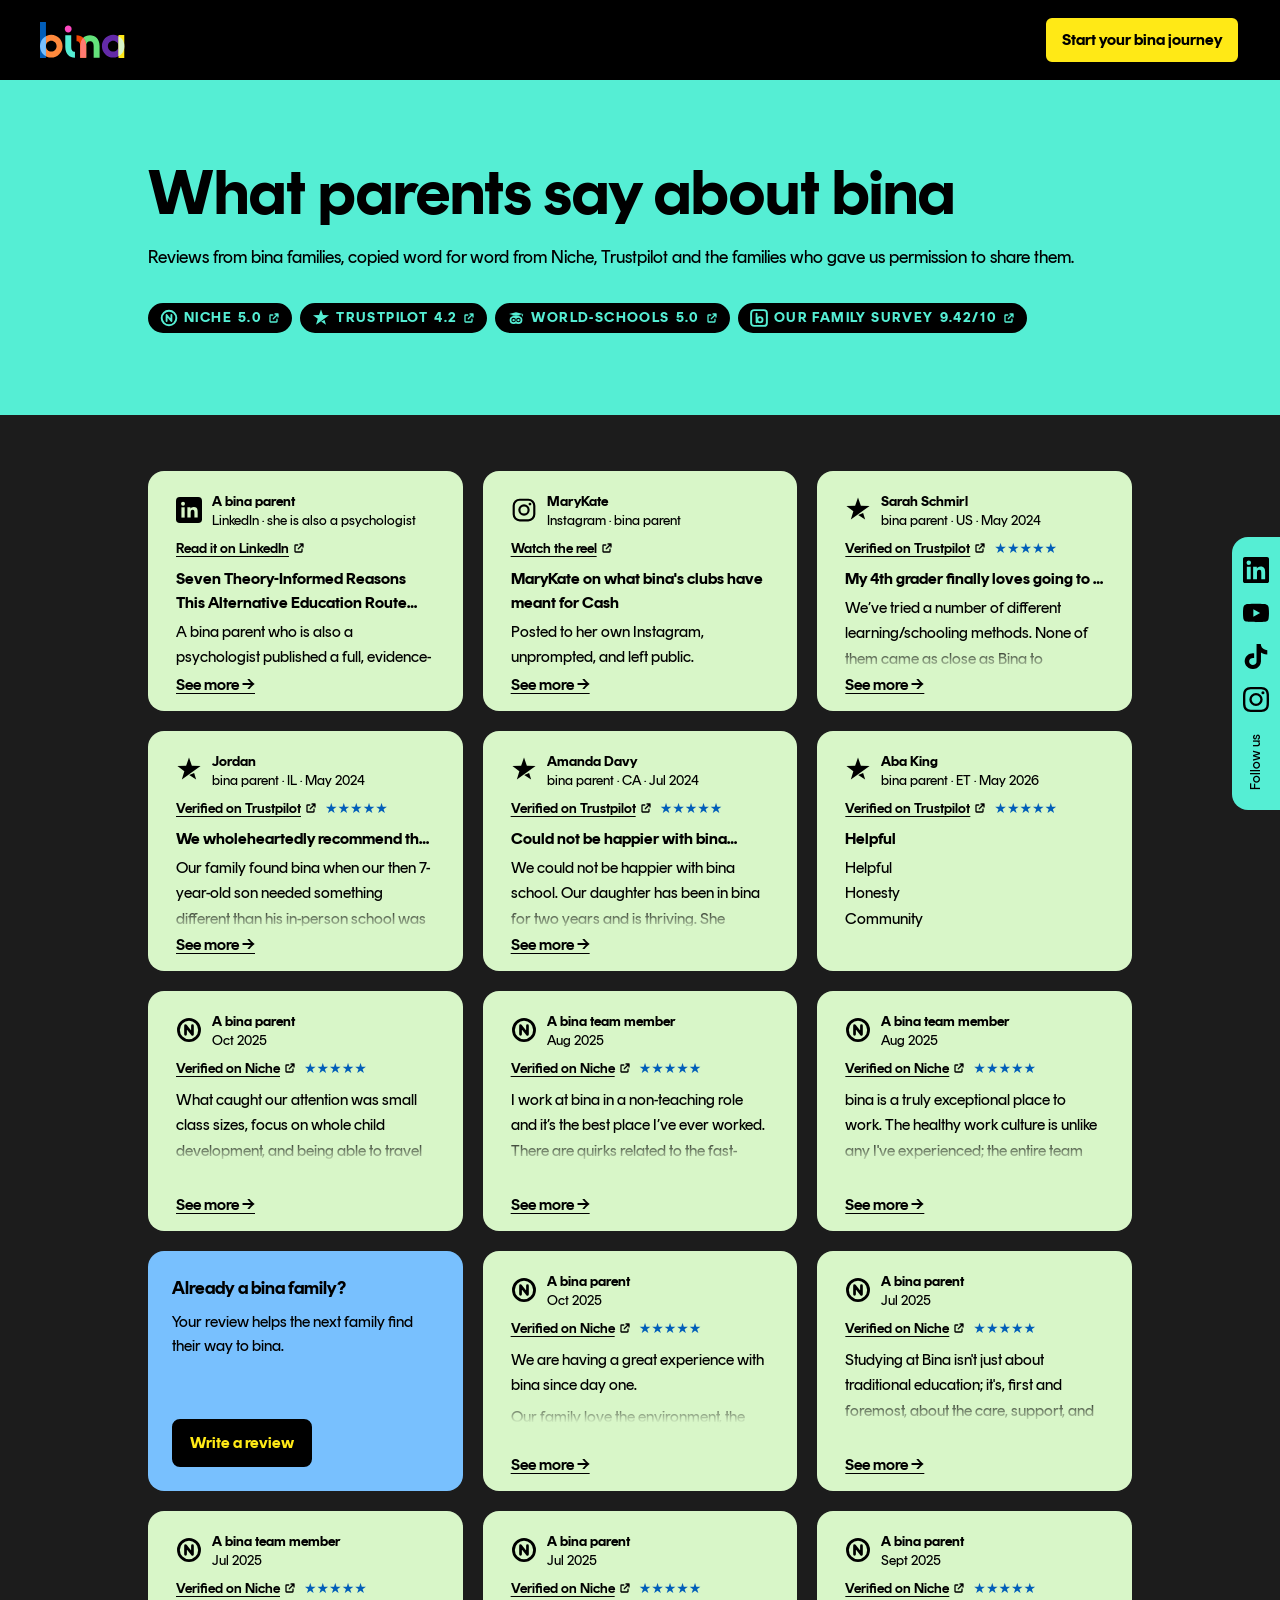
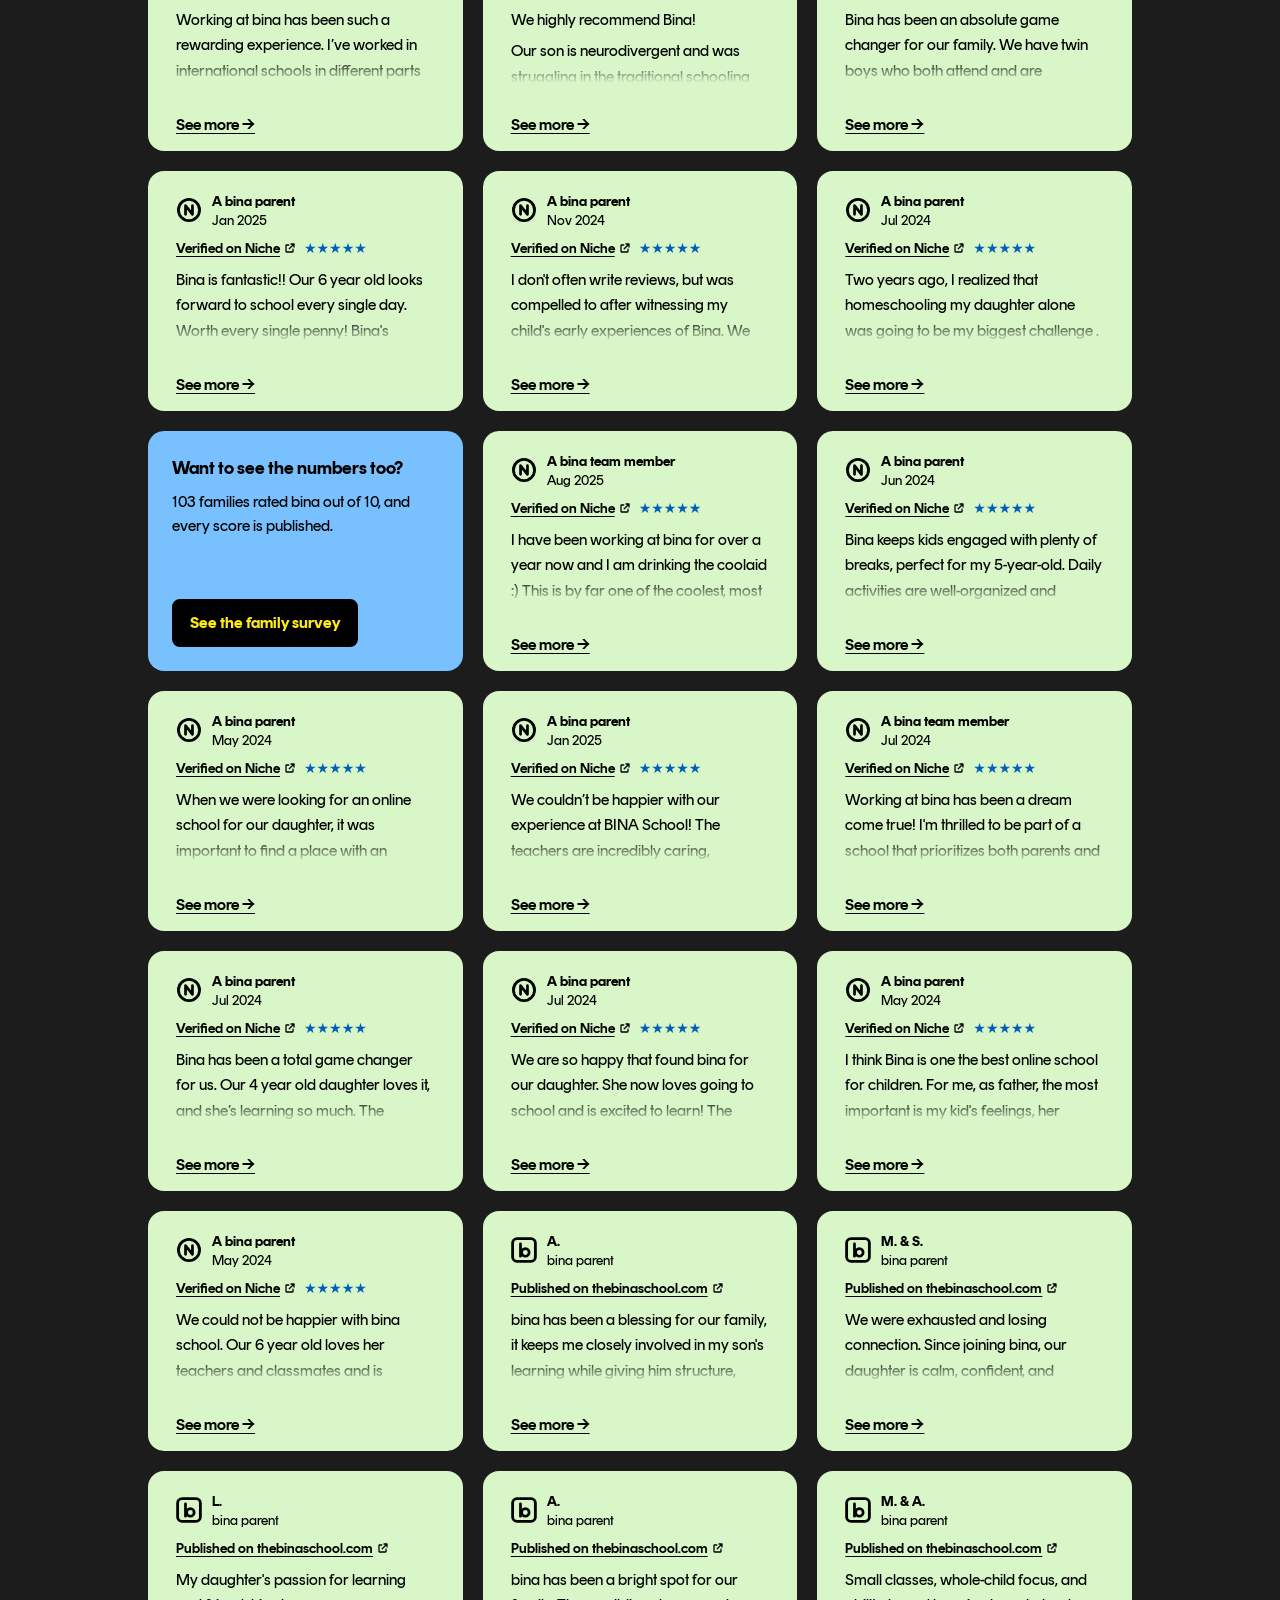
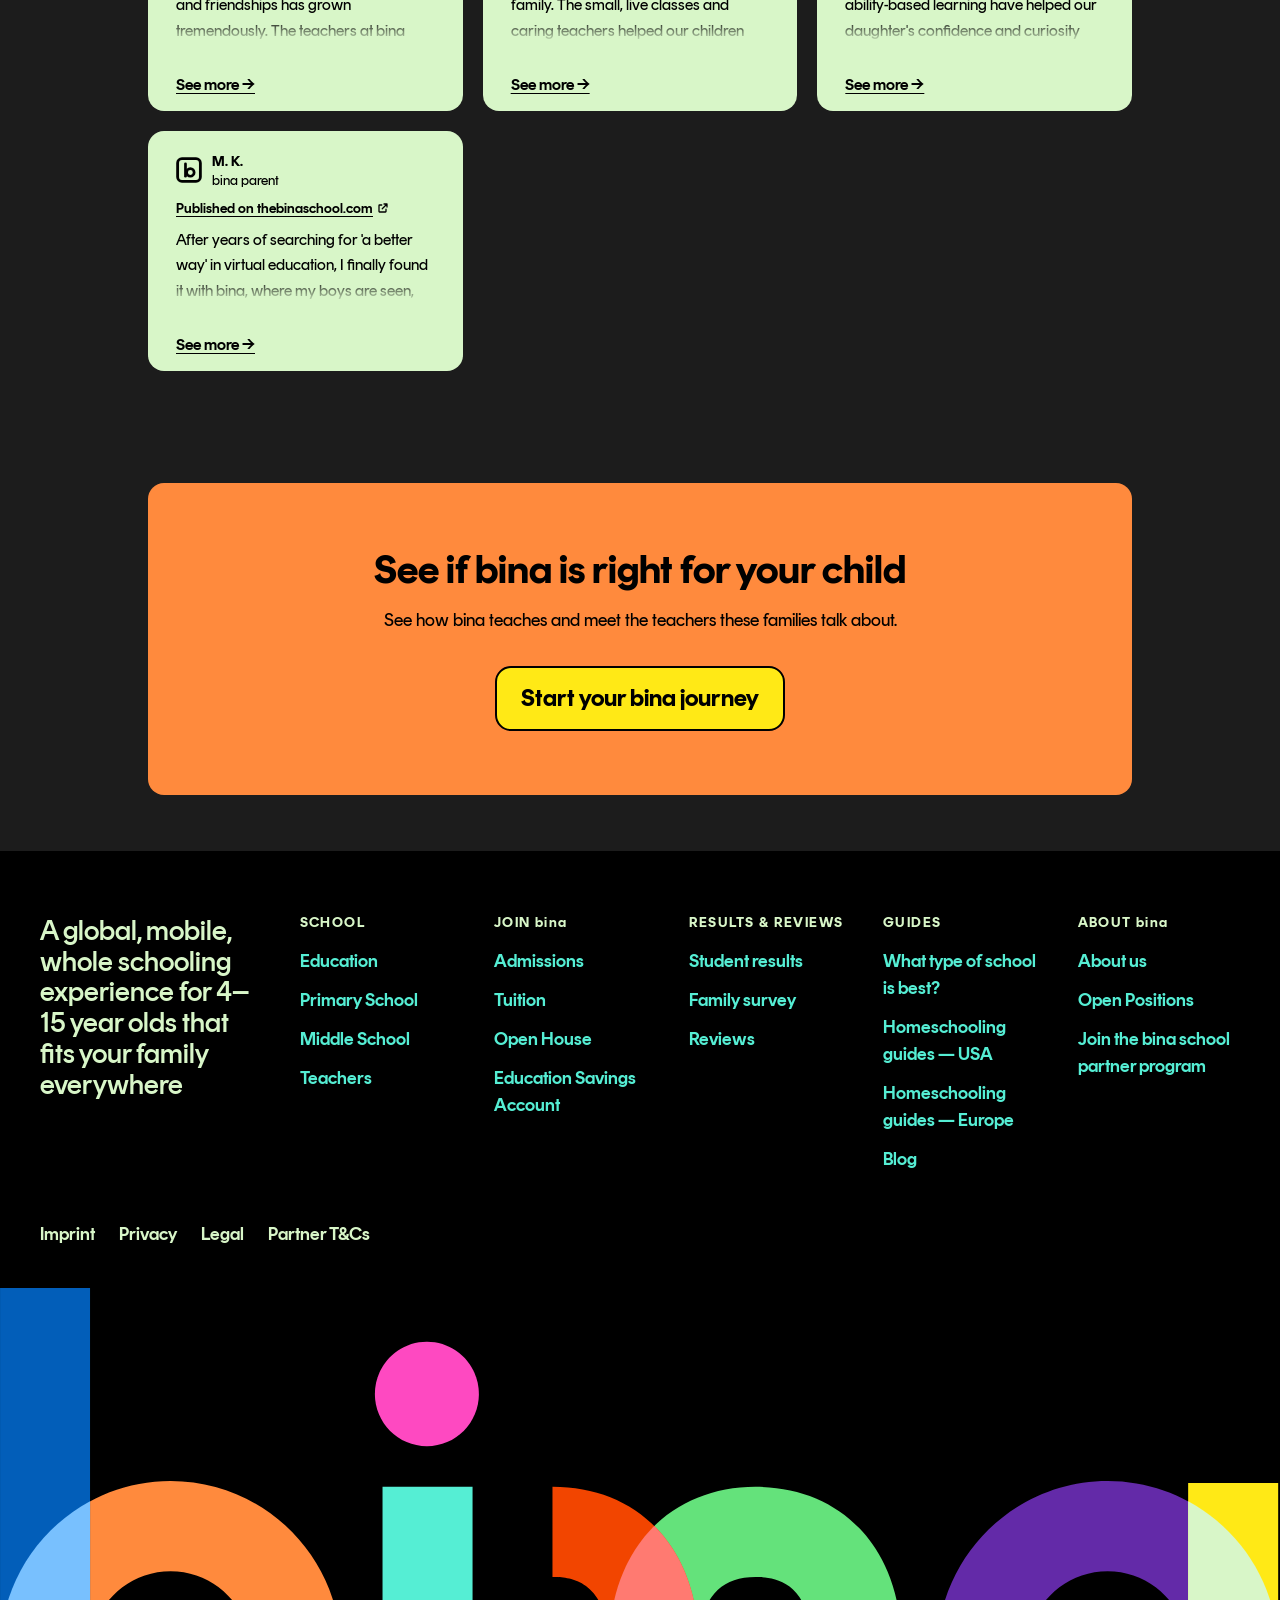
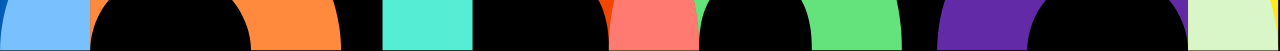
<file: reviews/index.html>
<!DOCTYPE html><html lang="en"> <head><meta name="robots" content="noindex, nofollow"><meta charset="utf-8"><meta name="viewport" content="width=device-width, initial-scale=1"><title>bina Reviews — What Families Actually Say About Us</title><meta name="description" content="Every review of bina in one place — 27 verbatim parent and teacher reviews, and links to every independent site where families rate us."><link rel="canonical" href="https://go.bina.school/reviews"><link rel="icon" type="image/png" href="../images/favicon.png"><meta property="og:title" content="bina Reviews — What Families Actually Say About Us"><meta property="og:description" content="Every review of bina in one place — 27 verbatim parent and teacher reviews, and links to every independent site where families rate us."><meta property="og:type" content="website"><meta property="og:url" content="https://go.bina.school/reviews"><meta name="generator" content="Astro v6.4.8"><!-- Tracking parity with thebinaschool.com: same GTM container (CookieYes CMP + GA4
         live inside it), a dedicated PostHog project for go.bina.school (session replay
         enabled after analytics consent), same first-touch attribution file. GTM
         uses the main site's deferred loader — they load after full page load + idle,
         or on first interaction, whichever comes first — so the consent banner never
         lands on the LCP critical path. Host-gated to bina domains so previews and local
         dev stay out of the metrics. Keep in sync with the main site's snippet.
         GTM loads first-party through Stape Custom Loader (sgtm.thebinaschool.com);
         the last argument is Stape's encoded form of GTM-M2HWS5K, not a GTM ID. --><script>
      (function (w, d, s, l, i) {
        if (/HeadlessChrome|ReactSnap/i.test(navigator.userAgent || '')) return;
        if (!/(^|\.)(thebinaschool\.com|bina\.school)$/.test((w.location || {}).hostname || '')) return;
        var loaded = false;
        function loadGtm() {
          if (loaded) return;
          loaded = true;
          w[l] = w[l] || [];
          w[l].push({ 'gtm.start': new Date().getTime(), event: 'gtm.js' });
          var f = d.getElementsByTagName(s)[0],
            j = d.createElement(s),
            dl = l != 'dataLayer' ? '&l=' + l : '';
          j.async = true;
          j.src = 'https://sgtm.thebinaschool.com/8bkryjbnrubr.js?' + i;
          f.parentNode.insertBefore(j, f);
          ['pointerdown', 'touchstart', 'keydown', 'scroll'].forEach(function (t) {
            w.removeEventListener(t, loadGtm);
          });
        }
        ['pointerdown', 'touchstart', 'keydown', 'scroll'].forEach(function (t) {
          w.addEventListener(t, loadGtm, { once: true, passive: true });
        });
        // Fixed post-load delay, not requestIdleCallback (rIC on a settled page can wait
        // for the next real interaction, which may never come on a one-screen visit).
        if (d.readyState === 'complete') w.setTimeout(loadGtm, 5000);
        else w.addEventListener('load', function () { w.setTimeout(loadGtm, 5000); }, { once: true });
      })(window, document, 'script', 'dataLayer', '9yb=GwZINTovRzRAKiIhWylMD09QW0NIBgREBgoQEAcMCwoRChodAkwJFh8%3D');
    </script><script>
      /* Dedicated go PostHog project and existing replay settings. CookieYes in
         shared GTM owns consent; only its resolved analytics boolean grants access. */
      (function () {
        if (/HeadlessChrome|ReactSnap/i.test(navigator.userAgent || '')) return;
        if (!/(^|\.)(thebinaschool\.com|bina\.school)$/.test(window.location.hostname || '')) return;
        var loading = false, sdkReady = false, initialized = false, capturing = false;
        function analyticsAllowed() {
          try {
            var consent = window.getCkyConsent();
            return !!(consent && consent.categories && consent.categories.analytics === true);
          } catch (error) {
            return false;
          }
        }
        function syncConsent() {
          if (!analyticsAllowed()) {
            if (capturing) {
              capturing = false;
              window.posthog.opt_out_capturing();
              window.posthog.stopSessionRecording();
            }
            return;
          }
          if (!sdkReady) {
            if (loading) return;
            loading = true;
            var script = document.createElement('script');
            script.type = 'text/javascript';
            script.crossOrigin = 'anonymous';
            script.async = true;
            script.src = 'https://us-assets.i.posthog.com/static/array.js';
            // Load the real SDK without the snippet's queued init or a second loader.
            // Its unloaded instance has no project until this fresh consent check.
            script.onload = function () {
              loading = false;
              sdkReady = !!(window.posthog && typeof window.posthog.init === 'function');
              if (sdkReady) syncConsent();
            };
            script.onerror = function () { loading = false; script.remove(); };
            var first = document.getElementsByTagName('script')[0];
            first.parentNode.insertBefore(script, first);
            return;
          }
          if (capturing) return;
          if (!initialized) {
            initialized = true;
            window.posthog.init('phc_D4SErijz7JBzQTuzsJGdYQcKUB3LZxZoqBsBJSn8TQH4', {
              api_host: 'https://us.i.posthog.com',
              defaults: '2026-01-30',
            });
          }
          window.posthog.opt_in_capturing();
          window.posthog.startSessionRecording();
          capturing = true;
        }
        document.addEventListener('cookieyes_banner_load', syncConsent);
        document.addEventListener('cookieyes_consent_update', syncConsent);
        syncConsent();
      })();
    </script><!-- First-touch attribution — a port of thebinaschool.com/attribution.js. Carries
         utm_*, gclid, fbclid and the partner ?ref= onto form CTAs, start.bina.school links
         and the HTTPS main-site homepage. --><script defer src="../attribution.js"></script><link rel="stylesheet" href="../_astro/BaseLayout.BnGspULZ.css"><style>.wall-cell[data-astro-cid-alfx3e2m]{height:14.5rem}@media(min-width:640px){.wall-cell[data-astro-cid-alfx3e2m]{height:15rem}}.review-body[data-astro-cid-alfx3e2m]{line-height:1.6;max-height:4.8em;overflow:hidden}.review-body[data-astro-cid-alfx3e2m].is-faded{-webkit-mask-image:linear-gradient(to bottom,#000 0,#000 66%,transparent 100%);mask-image:linear-gradient(to bottom,#000 0,#000 66%,transparent 100%)}.badge-logo[data-astro-cid-alfx3e2m]{-webkit-mask:var(--logo) center / contain no-repeat;mask:var(--logo) center / contain no-repeat}.review-more[data-astro-cid-alfx3e2m]{position:absolute;left:1.75rem;right:1.75rem;bottom:0;padding:.4rem 0 .9rem;cursor:pointer;border:0;background:var(--card-bg, var(--t-bg));text-align:left;font-family:var(--font-display);font-weight:700;font-size:1rem;color:var(--t-fg)}.review-more-label[data-astro-cid-alfx3e2m]{font-weight:600;text-decoration:underline;text-decoration-thickness:1px;text-underline-offset:.2em;transition:text-decoration-thickness .15s ease-out}a[data-astro-cid-alfx3e2m].review-more.review-more:hover{opacity:1}.review-more[data-astro-cid-alfx3e2m]:hover .review-more-label[data-astro-cid-alfx3e2m]{text-decoration-thickness:3px}.review-dialog[data-astro-cid-alfx3e2m]{width:min(38rem,calc(100vw - 2.5rem));max-height:min(80vh,44rem);overflow-y:auto;padding:0}.review-dialog[data-astro-cid-alfx3e2m]::backdrop{background:#0000008c}
</style></head> <body> <nav class="theme-black sticky top-0 z-50 flex h-20 items-center justify-between px-5 sm:px-10"> <a href="https://thebinaschool.com" aria-label="bina — home"> <img src="../images/navbar-logo-2026.svg" alt="bina" width="147" height="62" class="h-9 w-auto"> </a> <a href="https://form.thebinaschool.com/new" class="btn-bina btn-sm">Start your bina journey</a> </nav> <main>   <header class="theme-lagoon" data-astro-cid-alfx3e2m> <div class="mx-auto max-w-5xl px-5 py-16 sm:py-20" data-astro-cid-alfx3e2m> <h1 class="mb-5 text-title-3xl sm:text-display-sm" data-astro-cid-alfx3e2m>
What parents say about bina
</h1> <p class="mb-8 text-body-xl" data-astro-cid-alfx3e2m> <span>Reviews from <span class="normal-case">bina</span> families, copied word for word from Niche, Trustpilot and the families who gave us permission to share them.</span> </p> <nav aria-label="Where bina is reviewed" data-astro-cid-alfx3e2m> <ul class="flex flex-wrap items-center gap-2" data-astro-cid-alfx3e2m> <li data-astro-cid-alfx3e2m> <a href="https://www.niche.com/k12/bina-claymont-de/reviews/" target="_blank" rel="noopener noreferrer" class="inline-flex items-center gap-1.5 rounded-full border-2 border-black bg-black px-2.5 py-1 font-display text-label uppercase text-lagoon no-underline transition-colors duration-200 hover:bg-dragon-fruit hover:text-black" data-astro-cid-alfx3e2m> <!-- The logo as a mask filled with the text color, so it matches the label color. -->
                    <span aria-hidden="true" class="badge-logo h-[1.125rem] w-[1.125rem] shrink-0 bg-current" style="--logo:url(../images/logos/niche-black.svg)" data-astro-cid-alfx3e2m></span> <span class="font-bold" data-astro-cid-alfx3e2m>Niche</span> <span class="font-bold" data-astro-cid-alfx3e2m>5.0</span> <svg aria-hidden="true" viewBox="0 0 24 24" class="h-3 w-3 shrink-0" fill="none" stroke="currentColor" stroke-width="2.6" stroke-linecap="round" stroke-linejoin="round" data-astro-cid-alfx3e2m> <path d="M14 4h6v6M20 4 10.5 13.5" data-astro-cid-alfx3e2m></path> <path d="M18 14.5V19a1 1 0 0 1-1 1H5a1 1 0 0 1-1-1V7a1 1 0 0 1 1-1h4.5" data-astro-cid-alfx3e2m></path> </svg> <span class="sr-only" data-astro-cid-alfx3e2m>(opens in a new tab)</span> </a> </li><li data-astro-cid-alfx3e2m> <a href="https://www.trustpilot.com/review/thebinaschool.com" target="_blank" rel="noopener noreferrer" class="inline-flex items-center gap-1.5 rounded-full border-2 border-black bg-black px-2.5 py-1 font-display text-label uppercase text-lagoon no-underline transition-colors duration-200 hover:bg-dragon-fruit hover:text-black" data-astro-cid-alfx3e2m> <!-- The logo as a mask filled with the text color, so it matches the label color. -->
                    <span aria-hidden="true" class="badge-logo h-[1.125rem] w-[1.125rem] shrink-0 bg-current" style="--logo:url(../images/logos/trustpilot-black.svg)" data-astro-cid-alfx3e2m></span> <span class="font-bold" data-astro-cid-alfx3e2m>Trustpilot</span> <span class="font-bold" data-astro-cid-alfx3e2m>4.2</span> <svg aria-hidden="true" viewBox="0 0 24 24" class="h-3 w-3 shrink-0" fill="none" stroke="currentColor" stroke-width="2.6" stroke-linecap="round" stroke-linejoin="round" data-astro-cid-alfx3e2m> <path d="M14 4h6v6M20 4 10.5 13.5" data-astro-cid-alfx3e2m></path> <path d="M18 14.5V19a1 1 0 0 1-1 1H5a1 1 0 0 1-1-1V7a1 1 0 0 1 1-1h4.5" data-astro-cid-alfx3e2m></path> </svg> <span class="sr-only" data-astro-cid-alfx3e2m>(opens in a new tab)</span> </a> </li><li data-astro-cid-alfx3e2m> <a href="https://world-schools.com/schools/bina-school/" target="_blank" rel="noopener noreferrer" class="inline-flex items-center gap-1.5 rounded-full border-2 border-black bg-black px-2.5 py-1 font-display text-label uppercase text-lagoon no-underline transition-colors duration-200 hover:bg-dragon-fruit hover:text-black" data-astro-cid-alfx3e2m> <!-- The logo as a mask filled with the text color, so it matches the label color. -->
                    <span aria-hidden="true" class="badge-logo h-[1.125rem] w-[1.125rem] shrink-0 bg-current" style="--logo:url(../images/logos/world-schools-black.svg)" data-astro-cid-alfx3e2m></span> <span class="font-bold" data-astro-cid-alfx3e2m>world-schools</span> <span class="font-bold" data-astro-cid-alfx3e2m>5.0</span> <svg aria-hidden="true" viewBox="0 0 24 24" class="h-3 w-3 shrink-0" fill="none" stroke="currentColor" stroke-width="2.6" stroke-linecap="round" stroke-linejoin="round" data-astro-cid-alfx3e2m> <path d="M14 4h6v6M20 4 10.5 13.5" data-astro-cid-alfx3e2m></path> <path d="M18 14.5V19a1 1 0 0 1-1 1H5a1 1 0 0 1-1-1V7a1 1 0 0 1 1-1h4.5" data-astro-cid-alfx3e2m></path> </svg> <span class="sr-only" data-astro-cid-alfx3e2m>(opens in a new tab)</span> </a> </li><li data-astro-cid-alfx3e2m> <a href="https://thebinaschool.com/family-survey" target="_blank" rel="noopener noreferrer" class="inline-flex items-center gap-1.5 rounded-full border-2 border-black bg-black px-2.5 py-1 font-display text-label uppercase text-lagoon no-underline transition-colors duration-200 hover:bg-dragon-fruit hover:text-black" data-astro-cid-alfx3e2m> <!-- The logo as a mask filled with the text color, so it matches the label color. -->
                    <span aria-hidden="true" class="badge-logo h-[1.125rem] w-[1.125rem] shrink-0 bg-current" style="--logo:url(../images/logos/bina-black.svg)" data-astro-cid-alfx3e2m></span> <span class="font-bold" data-astro-cid-alfx3e2m>Our family survey</span> <span class="font-bold" data-astro-cid-alfx3e2m>9.42/10</span> <svg aria-hidden="true" viewBox="0 0 24 24" class="h-3 w-3 shrink-0" fill="none" stroke="currentColor" stroke-width="2.6" stroke-linecap="round" stroke-linejoin="round" data-astro-cid-alfx3e2m> <path d="M14 4h6v6M20 4 10.5 13.5" data-astro-cid-alfx3e2m></path> <path d="M18 14.5V19a1 1 0 0 1-1 1H5a1 1 0 0 1-1-1V7a1 1 0 0 1 1-1h4.5" data-astro-cid-alfx3e2m></path> </svg> <span class="sr-only" data-astro-cid-alfx3e2m>(opens in a new tab)</span> </a> </li> </ul> </nav> </div> </header>  <section class="theme-base" data-astro-cid-alfx3e2m> <div class="mx-auto max-w-5xl px-5 py-14" data-astro-cid-alfx3e2m> <div id="review-wall" class="grid grid-cols-1 gap-5 md:grid-cols-2 xl:grid-cols-3" data-astro-cid-alfx3e2m> <!-- Like the review cards: the card itself doesn't react to hover; only the
                     platform link fades (Zeyu, 2026-11-06). -->
                <div class="wall-cell card-bina-solid relative flex flex-col px-7 py-5" data-astro-cid-alfx3e2m> <div class="mb-2 flex shrink-0 items-center gap-2.5" data-astro-cid-alfx3e2m> <img src="../images/logos/linkedin-black.svg" alt="" width="26" height="26" class="h-[1.625rem] w-[1.625rem] shrink-0" data-astro-cid-alfx3e2m> <span class="min-w-0 flex-1" data-astro-cid-alfx3e2m> <span class="block truncate font-display text-body-md font-bold" data-astro-cid-alfx3e2m> A bina parent </span> <span class="block truncate text-body-md leading-tight" data-astro-cid-alfx3e2m> LinkedIn · she is also a psychologist </span> </span> </div> <a href="https://www.linkedin.com/pulse/seven-theory-informed-reasons-alternative-education-route-ogunrekun-opgve/" target="_blank" rel="noopener noreferrer" class="mb-2 inline-flex shrink-0 items-center gap-1 self-start text-body-md font-display font-semibold" data-astro-cid-alfx3e2m> Read it on LinkedIn <svg aria-hidden="true" viewBox="0 0 24 24" class="h-3 w-3" fill="none" stroke="currentColor" stroke-width="2.6" stroke-linecap="round" stroke-linejoin="round" data-astro-cid-alfx3e2m> <path d="M14 4h6v6M20 4 10.5 13.5" data-astro-cid-alfx3e2m></path> <path d="M18 14.5V19a1 1 0 0 1-1 1H5a1 1 0 0 1-1-1V7a1 1 0 0 1 1-1h4.5" data-astro-cid-alfx3e2m></path> </svg> <span class="sr-only" data-astro-cid-alfx3e2m>(opens in a new tab)</span> </a> <p class="mb-1 line-clamp-2 shrink-0 font-display text-body-lg font-bold" data-astro-cid-alfx3e2m> Seven Theory-Informed Reasons This Alternative Education Route Makes Sense </p> <div class="review-body min-h-0 text-body-lg" data-astro-cid-alfx3e2m>A bina parent who is also a psychologist published a full, evidence-informed article about choosing bina. We asked for a newsletter quote; she wrote this instead.</div> <!-- "See more →" like every review card (stakeholder, 2026-11-09); here it opens the
                       post itself, since the full piece lives on LinkedIn / Instagram. --> <a href="https://www.linkedin.com/pulse/seven-theory-informed-reasons-alternative-education-route-ogunrekun-opgve/" target="_blank" rel="noopener noreferrer" class="review-more no-underline" data-astro-cid-alfx3e2m> <span class="review-more-label" data-astro-cid-alfx3e2m>See more →</span> <span class="sr-only" data-astro-cid-alfx3e2m>(opens in a new tab)</span> </a> </div><!-- Like the review cards: the card itself doesn't react to hover; only the
                     platform link fades (Zeyu, 2026-11-06). -->
                <div class="wall-cell card-bina-solid relative flex flex-col px-7 py-5" data-astro-cid-alfx3e2m> <div class="mb-2 flex shrink-0 items-center gap-2.5" data-astro-cid-alfx3e2m> <img src="../images/logos/instagram-black.svg" alt="" width="26" height="26" class="h-[1.625rem] w-[1.625rem] shrink-0" data-astro-cid-alfx3e2m> <span class="min-w-0 flex-1" data-astro-cid-alfx3e2m> <span class="block truncate font-display text-body-md font-bold" data-astro-cid-alfx3e2m> MaryKate </span> <span class="block truncate text-body-md leading-tight" data-astro-cid-alfx3e2m> Instagram · bina parent </span> </span> </div> <a href="https://www.instagram.com/reel/DQrWLA9jXyY/" target="_blank" rel="noopener noreferrer" class="mb-2 inline-flex shrink-0 items-center gap-1 self-start text-body-md font-display font-semibold" data-astro-cid-alfx3e2m> Watch the reel <svg aria-hidden="true" viewBox="0 0 24 24" class="h-3 w-3" fill="none" stroke="currentColor" stroke-width="2.6" stroke-linecap="round" stroke-linejoin="round" data-astro-cid-alfx3e2m> <path d="M14 4h6v6M20 4 10.5 13.5" data-astro-cid-alfx3e2m></path> <path d="M18 14.5V19a1 1 0 0 1-1 1H5a1 1 0 0 1-1-1V7a1 1 0 0 1 1-1h4.5" data-astro-cid-alfx3e2m></path> </svg> <span class="sr-only" data-astro-cid-alfx3e2m>(opens in a new tab)</span> </a> <p class="mb-1 line-clamp-2 shrink-0 font-display text-body-lg font-bold" data-astro-cid-alfx3e2m> MaryKate on what bina&#39;s clubs have meant for Cash </p> <div class="review-body min-h-0 text-body-lg" data-astro-cid-alfx3e2m>Posted to her own Instagram, unprompted, and left public.</div> <!-- "See more →" like every review card (stakeholder, 2026-11-09); here it opens the
                       post itself, since the full piece lives on LinkedIn / Instagram. --> <a href="https://www.instagram.com/reel/DQrWLA9jXyY/" target="_blank" rel="noopener noreferrer" class="review-more no-underline" data-astro-cid-alfx3e2m> <span class="review-more-label" data-astro-cid-alfx3e2m>See more →</span> <span class="sr-only" data-astro-cid-alfx3e2m>(opens in a new tab)</span> </a> </div><article class="review-card wall-cell card-bina-solid relative flex flex-col px-7 py-5" data-role="parent" data-themes="switched academics" data-astro-cid-alfx3e2m> <div class="mb-2 flex shrink-0 items-center gap-2.5" data-astro-cid-alfx3e2m> <img src="../images/logos/trustpilot-black.svg" alt="" width="26" height="26" class="h-[1.625rem] w-[1.625rem] shrink-0" data-astro-cid-alfx3e2m> <span class="min-w-0 flex-1" data-astro-cid-alfx3e2m> <span class="block truncate font-display text-body-md font-bold" data-astro-cid-alfx3e2m> Sarah Schmirl </span> <span class="block truncate text-body-md leading-tight" data-astro-cid-alfx3e2m> bina parent  · US  ·  May 2024  </span> </span> </div> <p class="mb-2 flex shrink-0 flex-wrap items-center gap-x-2 text-body-md" data-astro-cid-alfx3e2m> <a href="https://www.trustpilot.com/review/thebinaschool.com" target="_blank" rel="noopener noreferrer" class="inline-flex items-center gap-1 font-display font-semibold" data-astro-cid-alfx3e2m> Verified on Trustpilot <svg aria-hidden="true" viewBox="0 0 24 24" class="h-3 w-3" fill="none" stroke="currentColor" stroke-width="2.6" stroke-linecap="round" stroke-linejoin="round" data-astro-cid-alfx3e2m> <path d="M14 4h6v6M20 4 10.5 13.5" data-astro-cid-alfx3e2m></path> <path d="M18 14.5V19a1 1 0 0 1-1 1H5a1 1 0 0 1-1-1V7a1 1 0 0 1 1-1h4.5" data-astro-cid-alfx3e2m></path> </svg> <span class="sr-only" data-astro-cid-alfx3e2m>(opens in a new tab)</span> </a> <span class="text-hl" aria-label="5 out of 5" data-astro-cid-alfx3e2m> <span aria-hidden="true" data-astro-cid-alfx3e2m>★★★★★</span> </span> </p> <p class="mb-1 shrink-0 truncate font-display text-body-lg font-bold" data-astro-cid-alfx3e2m> My 4th grader finally loves going to school! </p> <div class="review-body min-h-0 text-body-lg" data-astro-cid-alfx3e2m> <p class="mb-1.5 last:mb-0 whitespace-pre-line" data-astro-cid-alfx3e2m>We’ve tried a number of different learning/schooling methods.  None of them came as close as Bina to checking off all the boxes.  My daughter loves school, and her teacher and is excited to get up each morning for class. No more asking to skip school!</p> </div> <button type="button" class="review-more hidden" data-dialog="dlg-tp-01" data-astro-cid-alfx3e2m> <span class="review-more-label" data-astro-cid-alfx3e2m>See more →</span> </button> <dialog id="dlg-tp-01" class="review-dialog card-bina-solid" data-astro-cid-alfx3e2m> <div class="p-6 sm:p-8" data-astro-cid-alfx3e2m> <div class="mb-4 flex items-start justify-between gap-4" data-astro-cid-alfx3e2m> <span data-astro-cid-alfx3e2m> <span class="block font-display text-body-xl font-bold" data-astro-cid-alfx3e2m> Sarah Schmirl </span> <span class="block text-body-md" data-astro-cid-alfx3e2m> bina parent  · US  · May 2024 </span> </span> <button type="button" class="dialog-close shrink-0 cursor-pointer rounded-full border-2 border-line px-3 py-1 font-display text-body-md font-bold transition-colors hover:bg-lagoon hover:text-black" aria-label="Close" data-astro-cid-alfx3e2m>Close</button> </div> <p class="mb-1 font-display text-title-sm" data-astro-cid-alfx3e2m>My 4th grader finally loves going to school!</p> <p class="mb-3 text-body-md text-hl" aria-label="5 out of 5" data-astro-cid-alfx3e2m> <span aria-hidden="true" data-astro-cid-alfx3e2m>★★★★★</span> </p> <div class="" data-astro-cid-alfx3e2m> <p class="mb-3 last:mb-0 whitespace-pre-line" data-astro-cid-alfx3e2m>We’ve tried a number of different learning/schooling methods.  None of them came as close as Bina to checking off all the boxes.  My daughter loves school, and her teacher and is excited to get up each morning for class. No more asking to skip school!</p> </div> <p class="mt-5 text-body-md" data-astro-cid-alfx3e2m> <a href="https://www.trustpilot.com/review/thebinaschool.com" rel="noopener" class="font-display font-semibold" data-astro-cid-alfx3e2m> Verified on Trustpilot →
</a> </p> </div> </dialog> </article><article class="review-card wall-cell card-bina-solid relative flex flex-col px-7 py-5" data-role="parent" data-themes="switched travelling sen" data-astro-cid-alfx3e2m> <div class="mb-2 flex shrink-0 items-center gap-2.5" data-astro-cid-alfx3e2m> <img src="../images/logos/trustpilot-black.svg" alt="" width="26" height="26" class="h-[1.625rem] w-[1.625rem] shrink-0" data-astro-cid-alfx3e2m> <span class="min-w-0 flex-1" data-astro-cid-alfx3e2m> <span class="block truncate font-display text-body-md font-bold" data-astro-cid-alfx3e2m> Jordan </span> <span class="block truncate text-body-md leading-tight" data-astro-cid-alfx3e2m> bina parent  · IL  ·  May 2024  </span> </span> </div> <p class="mb-2 flex shrink-0 flex-wrap items-center gap-x-2 text-body-md" data-astro-cid-alfx3e2m> <a href="https://www.trustpilot.com/review/thebinaschool.com" target="_blank" rel="noopener noreferrer" class="inline-flex items-center gap-1 font-display font-semibold" data-astro-cid-alfx3e2m> Verified on Trustpilot <svg aria-hidden="true" viewBox="0 0 24 24" class="h-3 w-3" fill="none" stroke="currentColor" stroke-width="2.6" stroke-linecap="round" stroke-linejoin="round" data-astro-cid-alfx3e2m> <path d="M14 4h6v6M20 4 10.5 13.5" data-astro-cid-alfx3e2m></path> <path d="M18 14.5V19a1 1 0 0 1-1 1H5a1 1 0 0 1-1-1V7a1 1 0 0 1 1-1h4.5" data-astro-cid-alfx3e2m></path> </svg> <span class="sr-only" data-astro-cid-alfx3e2m>(opens in a new tab)</span> </a> <span class="text-hl" aria-label="5 out of 5" data-astro-cid-alfx3e2m> <span aria-hidden="true" data-astro-cid-alfx3e2m>★★★★★</span> </span> </p> <p class="mb-1 shrink-0 truncate font-display text-body-lg font-bold" data-astro-cid-alfx3e2m> We wholeheartedly recommend the bina school! </p> <div class="review-body min-h-0 text-body-lg" data-astro-cid-alfx3e2m> <p class="mb-1.5 last:mb-0 whitespace-pre-line" data-astro-cid-alfx3e2m>Our family found bina when our then 7-year-old son needed something different than his in-person school was able to provide. From the very beginning, our family has felt supported by the whole staff of bina. The teachers and administrators are really accessible, and always happy to meet with us if we have any questions or concerns. Bina is able to adjust the curriculum to support our son&#39;s academic needs, while also nurturing him socially and emotionally. Early in this past school year, our family had to move halfway across the world very unexpectedly. One constant for us was that our son could continue attending bina, which was such a gift. Our son loves attending bina, and we love seeing him thrive in his school environment. Our family wholeheartedly recommends bina!</p> </div> <button type="button" class="review-more hidden" data-dialog="dlg-tp-02" data-astro-cid-alfx3e2m> <span class="review-more-label" data-astro-cid-alfx3e2m>See more →</span> </button> <dialog id="dlg-tp-02" class="review-dialog card-bina-solid" data-astro-cid-alfx3e2m> <div class="p-6 sm:p-8" data-astro-cid-alfx3e2m> <div class="mb-4 flex items-start justify-between gap-4" data-astro-cid-alfx3e2m> <span data-astro-cid-alfx3e2m> <span class="block font-display text-body-xl font-bold" data-astro-cid-alfx3e2m> Jordan </span> <span class="block text-body-md" data-astro-cid-alfx3e2m> bina parent  · IL  · May 2024 </span> </span> <button type="button" class="dialog-close shrink-0 cursor-pointer rounded-full border-2 border-line px-3 py-1 font-display text-body-md font-bold transition-colors hover:bg-lagoon hover:text-black" aria-label="Close" data-astro-cid-alfx3e2m>Close</button> </div> <p class="mb-1 font-display text-title-sm" data-astro-cid-alfx3e2m>We wholeheartedly recommend the bina school!</p> <p class="mb-3 text-body-md text-hl" aria-label="5 out of 5" data-astro-cid-alfx3e2m> <span aria-hidden="true" data-astro-cid-alfx3e2m>★★★★★</span> </p> <div class="" data-astro-cid-alfx3e2m> <p class="mb-3 last:mb-0 whitespace-pre-line" data-astro-cid-alfx3e2m>Our family found bina when our then 7-year-old son needed something different than his in-person school was able to provide. From the very beginning, our family has felt supported by the whole staff of bina. The teachers and administrators are really accessible, and always happy to meet with us if we have any questions or concerns. Bina is able to adjust the curriculum to support our son&#39;s academic needs, while also nurturing him socially and emotionally. Early in this past school year, our family had to move halfway across the world very unexpectedly. One constant for us was that our son could continue attending bina, which was such a gift. Our son loves attending bina, and we love seeing him thrive in his school environment. Our family wholeheartedly recommends bina!</p> </div> <p class="mt-5 text-body-md" data-astro-cid-alfx3e2m> <a href="https://www.trustpilot.com/review/thebinaschool.com" rel="noopener" class="font-display font-semibold" data-astro-cid-alfx3e2m> Verified on Trustpilot →
</a> </p> </div> </dialog> </article><article class="review-card wall-cell card-bina-solid relative flex flex-col px-7 py-5" data-role="parent" data-themes="academics" data-astro-cid-alfx3e2m> <div class="mb-2 flex shrink-0 items-center gap-2.5" data-astro-cid-alfx3e2m> <img src="../images/logos/trustpilot-black.svg" alt="" width="26" height="26" class="h-[1.625rem] w-[1.625rem] shrink-0" data-astro-cid-alfx3e2m> <span class="min-w-0 flex-1" data-astro-cid-alfx3e2m> <span class="block truncate font-display text-body-md font-bold" data-astro-cid-alfx3e2m> Amanda Davy </span> <span class="block truncate text-body-md leading-tight" data-astro-cid-alfx3e2m> bina parent  · CA  ·  Jul 2024  </span> </span> </div> <p class="mb-2 flex shrink-0 flex-wrap items-center gap-x-2 text-body-md" data-astro-cid-alfx3e2m> <a href="https://www.trustpilot.com/review/thebinaschool.com" target="_blank" rel="noopener noreferrer" class="inline-flex items-center gap-1 font-display font-semibold" data-astro-cid-alfx3e2m> Verified on Trustpilot <svg aria-hidden="true" viewBox="0 0 24 24" class="h-3 w-3" fill="none" stroke="currentColor" stroke-width="2.6" stroke-linecap="round" stroke-linejoin="round" data-astro-cid-alfx3e2m> <path d="M14 4h6v6M20 4 10.5 13.5" data-astro-cid-alfx3e2m></path> <path d="M18 14.5V19a1 1 0 0 1-1 1H5a1 1 0 0 1-1-1V7a1 1 0 0 1 1-1h4.5" data-astro-cid-alfx3e2m></path> </svg> <span class="sr-only" data-astro-cid-alfx3e2m>(opens in a new tab)</span> </a> <span class="text-hl" aria-label="5 out of 5" data-astro-cid-alfx3e2m> <span aria-hidden="true" data-astro-cid-alfx3e2m>★★★★★</span> </span> </p> <p class="mb-1 shrink-0 truncate font-display text-body-lg font-bold" data-astro-cid-alfx3e2m> Could not be happier with bina… </p> <div class="review-body min-h-0 text-body-lg" data-astro-cid-alfx3e2m> <p class="mb-1.5 last:mb-0 whitespace-pre-line" data-astro-cid-alfx3e2m>We could not be happier with bina school. Our daughter has been in bina for two years and is thriving. She absolutely loves and adores her teachers who are the nicest and most dedicated teachers we have come across. They have helped her so much with her reading and have a great system for engaging the students. Our daughter loves having classmates and teachers from all over the world.  The tools and resources they use make learning really fun and effective!</p> </div> <button type="button" class="review-more hidden" data-dialog="dlg-tp-03" data-astro-cid-alfx3e2m> <span class="review-more-label" data-astro-cid-alfx3e2m>See more →</span> </button> <dialog id="dlg-tp-03" class="review-dialog card-bina-solid" data-astro-cid-alfx3e2m> <div class="p-6 sm:p-8" data-astro-cid-alfx3e2m> <div class="mb-4 flex items-start justify-between gap-4" data-astro-cid-alfx3e2m> <span data-astro-cid-alfx3e2m> <span class="block font-display text-body-xl font-bold" data-astro-cid-alfx3e2m> Amanda Davy </span> <span class="block text-body-md" data-astro-cid-alfx3e2m> bina parent  · CA  · Jul 2024 </span> </span> <button type="button" class="dialog-close shrink-0 cursor-pointer rounded-full border-2 border-line px-3 py-1 font-display text-body-md font-bold transition-colors hover:bg-lagoon hover:text-black" aria-label="Close" data-astro-cid-alfx3e2m>Close</button> </div> <p class="mb-1 font-display text-title-sm" data-astro-cid-alfx3e2m>Could not be happier with bina…</p> <p class="mb-3 text-body-md text-hl" aria-label="5 out of 5" data-astro-cid-alfx3e2m> <span aria-hidden="true" data-astro-cid-alfx3e2m>★★★★★</span> </p> <div class="" data-astro-cid-alfx3e2m> <p class="mb-3 last:mb-0 whitespace-pre-line" data-astro-cid-alfx3e2m>We could not be happier with bina school. Our daughter has been in bina for two years and is thriving. She absolutely loves and adores her teachers who are the nicest and most dedicated teachers we have come across. They have helped her so much with her reading and have a great system for engaging the students. Our daughter loves having classmates and teachers from all over the world.  The tools and resources they use make learning really fun and effective!</p> </div> <p class="mt-5 text-body-md" data-astro-cid-alfx3e2m> <a href="https://www.trustpilot.com/review/thebinaschool.com" rel="noopener" class="font-display font-semibold" data-astro-cid-alfx3e2m> Verified on Trustpilot →
</a> </p> </div> </dialog> </article><article class="review-card wall-cell card-bina-solid relative flex flex-col px-7 py-5" data-role="parent" data-themes data-astro-cid-alfx3e2m> <div class="mb-2 flex shrink-0 items-center gap-2.5" data-astro-cid-alfx3e2m> <img src="../images/logos/trustpilot-black.svg" alt="" width="26" height="26" class="h-[1.625rem] w-[1.625rem] shrink-0" data-astro-cid-alfx3e2m> <span class="min-w-0 flex-1" data-astro-cid-alfx3e2m> <span class="block truncate font-display text-body-md font-bold" data-astro-cid-alfx3e2m> Aba King </span> <span class="block truncate text-body-md leading-tight" data-astro-cid-alfx3e2m> bina parent  · ET  ·  May 2026  </span> </span> </div> <p class="mb-2 flex shrink-0 flex-wrap items-center gap-x-2 text-body-md" data-astro-cid-alfx3e2m> <a href="https://www.trustpilot.com/review/thebinaschool.com" target="_blank" rel="noopener noreferrer" class="inline-flex items-center gap-1 font-display font-semibold" data-astro-cid-alfx3e2m> Verified on Trustpilot <svg aria-hidden="true" viewBox="0 0 24 24" class="h-3 w-3" fill="none" stroke="currentColor" stroke-width="2.6" stroke-linecap="round" stroke-linejoin="round" data-astro-cid-alfx3e2m> <path d="M14 4h6v6M20 4 10.5 13.5" data-astro-cid-alfx3e2m></path> <path d="M18 14.5V19a1 1 0 0 1-1 1H5a1 1 0 0 1-1-1V7a1 1 0 0 1 1-1h4.5" data-astro-cid-alfx3e2m></path> </svg> <span class="sr-only" data-astro-cid-alfx3e2m>(opens in a new tab)</span> </a> <span class="text-hl" aria-label="5 out of 5" data-astro-cid-alfx3e2m> <span aria-hidden="true" data-astro-cid-alfx3e2m>★★★★★</span> </span> </p> <p class="mb-1 shrink-0 truncate font-display text-body-lg font-bold" data-astro-cid-alfx3e2m> Helpful </p> <div class="review-body min-h-0 text-body-lg" data-astro-cid-alfx3e2m> <p class="mb-1.5 last:mb-0 whitespace-pre-line" data-astro-cid-alfx3e2m>Helpful
Honesty
Community</p> </div> <button type="button" class="review-more hidden" data-dialog="dlg-tp-04" data-astro-cid-alfx3e2m> <span class="review-more-label" data-astro-cid-alfx3e2m>See more →</span> </button> <dialog id="dlg-tp-04" class="review-dialog card-bina-solid" data-astro-cid-alfx3e2m> <div class="p-6 sm:p-8" data-astro-cid-alfx3e2m> <div class="mb-4 flex items-start justify-between gap-4" data-astro-cid-alfx3e2m> <span data-astro-cid-alfx3e2m> <span class="block font-display text-body-xl font-bold" data-astro-cid-alfx3e2m> Aba King </span> <span class="block text-body-md" data-astro-cid-alfx3e2m> bina parent  · ET  · May 2026 </span> </span> <button type="button" class="dialog-close shrink-0 cursor-pointer rounded-full border-2 border-line px-3 py-1 font-display text-body-md font-bold transition-colors hover:bg-lagoon hover:text-black" aria-label="Close" data-astro-cid-alfx3e2m>Close</button> </div> <p class="mb-1 font-display text-title-sm" data-astro-cid-alfx3e2m>Helpful</p> <p class="mb-3 text-body-md text-hl" aria-label="5 out of 5" data-astro-cid-alfx3e2m> <span aria-hidden="true" data-astro-cid-alfx3e2m>★★★★★</span> </p> <div class="" data-astro-cid-alfx3e2m> <p class="mb-3 last:mb-0 whitespace-pre-line" data-astro-cid-alfx3e2m>Helpful
Honesty
Community</p> </div> <p class="mt-5 text-body-md" data-astro-cid-alfx3e2m> <a href="https://www.trustpilot.com/review/thebinaschool.com" rel="noopener" class="font-display font-semibold" data-astro-cid-alfx3e2m> Verified on Trustpilot →
</a> </p> </div> </dialog> </article><article class="review-card wall-cell card-bina-solid relative flex flex-col px-7 py-5" data-role="parent" data-themes="ability small-classes" data-astro-cid-alfx3e2m> <div class="mb-2 flex shrink-0 items-center gap-2.5" data-astro-cid-alfx3e2m> <img src="../images/logos/niche-black.svg" alt="" width="26" height="26" class="h-[1.625rem] w-[1.625rem] shrink-0" data-astro-cid-alfx3e2m> <span class="min-w-0 flex-1" data-astro-cid-alfx3e2m> <span class="block truncate font-display text-body-md font-bold" data-astro-cid-alfx3e2m> A bina parent </span> <span class="block truncate text-body-md leading-tight" data-astro-cid-alfx3e2m>    Oct 2025  </span> </span> </div> <p class="mb-2 flex shrink-0 flex-wrap items-center gap-x-2 text-body-md" data-astro-cid-alfx3e2m> <a href="https://www.niche.com/k12/bina-claymont-de/reviews/" target="_blank" rel="noopener noreferrer" class="inline-flex items-center gap-1 font-display font-semibold" data-astro-cid-alfx3e2m> Verified on Niche <svg aria-hidden="true" viewBox="0 0 24 24" class="h-3 w-3" fill="none" stroke="currentColor" stroke-width="2.6" stroke-linecap="round" stroke-linejoin="round" data-astro-cid-alfx3e2m> <path d="M14 4h6v6M20 4 10.5 13.5" data-astro-cid-alfx3e2m></path> <path d="M18 14.5V19a1 1 0 0 1-1 1H5a1 1 0 0 1-1-1V7a1 1 0 0 1 1-1h4.5" data-astro-cid-alfx3e2m></path> </svg> <span class="sr-only" data-astro-cid-alfx3e2m>(opens in a new tab)</span> </a> <span class="text-hl" aria-label="5 out of 5" data-astro-cid-alfx3e2m> <span aria-hidden="true" data-astro-cid-alfx3e2m>★★★★★</span> </span> </p>  <div class="review-body min-h-0 text-body-lg" data-astro-cid-alfx3e2m> <p class="mb-1.5 last:mb-0 whitespace-pre-line" data-astro-cid-alfx3e2m>What caught our attention was small class sizes, focus on whole child development, and being able to travel while our daughter still learns. One discovery call and two bina adventures later, we joined the bina family.
bina is our daughter’s only experience of school, and we couldn’t wish for a better reference point for her learning journey. </p><p class="mb-1.5 last:mb-0 whitespace-pre-line" data-astro-cid-alfx3e2m>We absolutely love our bina experience so far. Our daughter is in class with peers up to three years older than her (because bina focuses on ability, not age). We have seen her confidence, ability to express her natural curiosity, and her engagement with peers really blossom. bina&#39;s core values, systems, and processes all align beautifully with what matters to us. We are looking forward to many more biomes on this exciting learning journey.</p><p class="mb-1.5 last:mb-0 whitespace-pre-line" data-astro-cid-alfx3e2m>As two professionals with experience working within education systems, we know how rare and special bina’s approach is. For us, bina is the ecosystem where our child will not only thrive but truly flourish.</p> </div> <button type="button" class="review-more hidden" data-dialog="dlg-niche-02" data-astro-cid-alfx3e2m> <span class="review-more-label" data-astro-cid-alfx3e2m>See more →</span> </button> <dialog id="dlg-niche-02" class="review-dialog card-bina-solid" data-astro-cid-alfx3e2m> <div class="p-6 sm:p-8" data-astro-cid-alfx3e2m> <div class="mb-4 flex items-start justify-between gap-4" data-astro-cid-alfx3e2m> <span data-astro-cid-alfx3e2m> <span class="block font-display text-body-xl font-bold" data-astro-cid-alfx3e2m> A bina parent </span> <span class="block text-body-md" data-astro-cid-alfx3e2m> bina parent   · Oct 2025 </span> </span> <button type="button" class="dialog-close shrink-0 cursor-pointer rounded-full border-2 border-line px-3 py-1 font-display text-body-md font-bold transition-colors hover:bg-lagoon hover:text-black" aria-label="Close" data-astro-cid-alfx3e2m>Close</button> </div>  <p class="mb-3 text-body-md text-hl" aria-label="5 out of 5" data-astro-cid-alfx3e2m> <span aria-hidden="true" data-astro-cid-alfx3e2m>★★★★★</span> </p> <div class="" data-astro-cid-alfx3e2m> <p class="mb-3 last:mb-0 whitespace-pre-line" data-astro-cid-alfx3e2m>What caught our attention was small class sizes, focus on whole child development, and being able to travel while our daughter still learns. One discovery call and two bina adventures later, we joined the bina family.
bina is our daughter’s only experience of school, and we couldn’t wish for a better reference point for her learning journey. </p><p class="mb-3 last:mb-0 whitespace-pre-line" data-astro-cid-alfx3e2m>We absolutely love our bina experience so far. Our daughter is in class with peers up to three years older than her (because bina focuses on ability, not age). We have seen her confidence, ability to express her natural curiosity, and her engagement with peers really blossom. bina&#39;s core values, systems, and processes all align beautifully with what matters to us. We are looking forward to many more biomes on this exciting learning journey.</p><p class="mb-3 last:mb-0 whitespace-pre-line" data-astro-cid-alfx3e2m>As two professionals with experience working within education systems, we know how rare and special bina’s approach is. For us, bina is the ecosystem where our child will not only thrive but truly flourish.</p> </div> <p class="mt-5 text-body-md" data-astro-cid-alfx3e2m> <a href="https://www.niche.com/k12/bina-claymont-de/reviews/" rel="noopener" class="font-display font-semibold" data-astro-cid-alfx3e2m> Verified on Niche →
</a> </p> </div> </dialog> </article><article class="review-card wall-cell card-bina-solid relative flex flex-col px-7 py-5" data-role="staff" data-themes data-astro-cid-alfx3e2m> <div class="mb-2 flex shrink-0 items-center gap-2.5" data-astro-cid-alfx3e2m> <img src="../images/logos/niche-black.svg" alt="" width="26" height="26" class="h-[1.625rem] w-[1.625rem] shrink-0" data-astro-cid-alfx3e2m> <span class="min-w-0 flex-1" data-astro-cid-alfx3e2m> <span class="block truncate font-display text-body-md font-bold" data-astro-cid-alfx3e2m> A bina team member </span> <span class="block truncate text-body-md leading-tight" data-astro-cid-alfx3e2m>    Aug 2025  </span> </span> </div> <p class="mb-2 flex shrink-0 flex-wrap items-center gap-x-2 text-body-md" data-astro-cid-alfx3e2m> <a href="https://www.niche.com/k12/bina-claymont-de/reviews/" target="_blank" rel="noopener noreferrer" class="inline-flex items-center gap-1 font-display font-semibold" data-astro-cid-alfx3e2m> Verified on Niche <svg aria-hidden="true" viewBox="0 0 24 24" class="h-3 w-3" fill="none" stroke="currentColor" stroke-width="2.6" stroke-linecap="round" stroke-linejoin="round" data-astro-cid-alfx3e2m> <path d="M14 4h6v6M20 4 10.5 13.5" data-astro-cid-alfx3e2m></path> <path d="M18 14.5V19a1 1 0 0 1-1 1H5a1 1 0 0 1-1-1V7a1 1 0 0 1 1-1h4.5" data-astro-cid-alfx3e2m></path> </svg> <span class="sr-only" data-astro-cid-alfx3e2m>(opens in a new tab)</span> </a> <span class="text-hl" aria-label="5 out of 5" data-astro-cid-alfx3e2m> <span aria-hidden="true" data-astro-cid-alfx3e2m>★★★★★</span> </span> </p>  <div class="review-body min-h-0 text-body-lg" data-astro-cid-alfx3e2m> <p class="mb-1.5 last:mb-0 whitespace-pre-line" data-astro-cid-alfx3e2m>I work at bina in a non-teaching role and it’s the best place I’ve ever worked. There are quirks related to the fast-growing and fully remote nature of the company, but the team is genuinely invested in the students and the mission. I’ve never encountered an organization so understanding of difference and receptive to feedback (even negative), there is a feeling that we are working together to make things better. I’m planning to work at bina for at least 5 years to see where the company goes and I’m proud to say that the teaching team is the best I’ve ever seen, all dedicated to their unique students in distinct and meaningful ways. Can’t say enough good, it’s just the right place for educators who care about kids and meeting them where they are.</p> </div> <button type="button" class="review-more hidden" data-dialog="dlg-niche-04" data-astro-cid-alfx3e2m> <span class="review-more-label" data-astro-cid-alfx3e2m>See more →</span> </button> <dialog id="dlg-niche-04" class="review-dialog card-bina-solid" data-astro-cid-alfx3e2m> <div class="p-6 sm:p-8" data-astro-cid-alfx3e2m> <div class="mb-4 flex items-start justify-between gap-4" data-astro-cid-alfx3e2m> <span data-astro-cid-alfx3e2m> <span class="block font-display text-body-xl font-bold" data-astro-cid-alfx3e2m> A bina team member </span> <span class="block text-body-md" data-astro-cid-alfx3e2m> bina team member   · Aug 2025 </span> </span> <button type="button" class="dialog-close shrink-0 cursor-pointer rounded-full border-2 border-line px-3 py-1 font-display text-body-md font-bold transition-colors hover:bg-lagoon hover:text-black" aria-label="Close" data-astro-cid-alfx3e2m>Close</button> </div>  <p class="mb-3 text-body-md text-hl" aria-label="5 out of 5" data-astro-cid-alfx3e2m> <span aria-hidden="true" data-astro-cid-alfx3e2m>★★★★★</span> </p> <div class="" data-astro-cid-alfx3e2m> <p class="mb-3 last:mb-0 whitespace-pre-line" data-astro-cid-alfx3e2m>I work at bina in a non-teaching role and it’s the best place I’ve ever worked. There are quirks related to the fast-growing and fully remote nature of the company, but the team is genuinely invested in the students and the mission. I’ve never encountered an organization so understanding of difference and receptive to feedback (even negative), there is a feeling that we are working together to make things better. I’m planning to work at bina for at least 5 years to see where the company goes and I’m proud to say that the teaching team is the best I’ve ever seen, all dedicated to their unique students in distinct and meaningful ways. Can’t say enough good, it’s just the right place for educators who care about kids and meeting them where they are.</p> </div> <p class="mt-5 text-body-md" data-astro-cid-alfx3e2m> <a href="https://www.niche.com/k12/bina-claymont-de/reviews/" rel="noopener" class="font-display font-semibold" data-astro-cid-alfx3e2m> Verified on Niche →
</a> </p> </div> </dialog> </article><article class="review-card wall-cell card-bina-solid relative flex flex-col px-7 py-5" data-role="staff" data-themes data-astro-cid-alfx3e2m> <div class="mb-2 flex shrink-0 items-center gap-2.5" data-astro-cid-alfx3e2m> <img src="../images/logos/niche-black.svg" alt="" width="26" height="26" class="h-[1.625rem] w-[1.625rem] shrink-0" data-astro-cid-alfx3e2m> <span class="min-w-0 flex-1" data-astro-cid-alfx3e2m> <span class="block truncate font-display text-body-md font-bold" data-astro-cid-alfx3e2m> A bina team member </span> <span class="block truncate text-body-md leading-tight" data-astro-cid-alfx3e2m>    Aug 2025  </span> </span> </div> <p class="mb-2 flex shrink-0 flex-wrap items-center gap-x-2 text-body-md" data-astro-cid-alfx3e2m> <a href="https://www.niche.com/k12/bina-claymont-de/reviews/" target="_blank" rel="noopener noreferrer" class="inline-flex items-center gap-1 font-display font-semibold" data-astro-cid-alfx3e2m> Verified on Niche <svg aria-hidden="true" viewBox="0 0 24 24" class="h-3 w-3" fill="none" stroke="currentColor" stroke-width="2.6" stroke-linecap="round" stroke-linejoin="round" data-astro-cid-alfx3e2m> <path d="M14 4h6v6M20 4 10.5 13.5" data-astro-cid-alfx3e2m></path> <path d="M18 14.5V19a1 1 0 0 1-1 1H5a1 1 0 0 1-1-1V7a1 1 0 0 1 1-1h4.5" data-astro-cid-alfx3e2m></path> </svg> <span class="sr-only" data-astro-cid-alfx3e2m>(opens in a new tab)</span> </a> <span class="text-hl" aria-label="5 out of 5" data-astro-cid-alfx3e2m> <span aria-hidden="true" data-astro-cid-alfx3e2m>★★★★★</span> </span> </p>  <div class="review-body min-h-0 text-body-lg" data-astro-cid-alfx3e2m> <p class="mb-1.5 last:mb-0 whitespace-pre-line" data-astro-cid-alfx3e2m>bina is a truly exceptional place to work. The healthy work culture is unlike any I&#39;ve experienced; the entire team genuinely believes in our mission and our students. This passion directly translates to an outstanding learning environment.</p><p class="mb-1.5 last:mb-0 whitespace-pre-line" data-astro-cid-alfx3e2m>bina understands that education isn&#39;t a one-size-fits-all model. It offers families the flexibility they need without compromising on the quality of education. Students benefit from smaller class sizes, which allows for more individualized attention, enabling teachers to provide targeted interventions or enrichment opportunities. This personalized approach ensures every student&#39;s needs are met. The virtual model allows students to learn from anywhere—be it home or while traveling—giving them access to quality education and resources globally. bina is a flexible, high-quality partner for modern families.</p> </div> <button type="button" class="review-more hidden" data-dialog="dlg-niche-05" data-astro-cid-alfx3e2m> <span class="review-more-label" data-astro-cid-alfx3e2m>See more →</span> </button> <dialog id="dlg-niche-05" class="review-dialog card-bina-solid" data-astro-cid-alfx3e2m> <div class="p-6 sm:p-8" data-astro-cid-alfx3e2m> <div class="mb-4 flex items-start justify-between gap-4" data-astro-cid-alfx3e2m> <span data-astro-cid-alfx3e2m> <span class="block font-display text-body-xl font-bold" data-astro-cid-alfx3e2m> A bina team member </span> <span class="block text-body-md" data-astro-cid-alfx3e2m> bina team member   · Aug 2025 </span> </span> <button type="button" class="dialog-close shrink-0 cursor-pointer rounded-full border-2 border-line px-3 py-1 font-display text-body-md font-bold transition-colors hover:bg-lagoon hover:text-black" aria-label="Close" data-astro-cid-alfx3e2m>Close</button> </div>  <p class="mb-3 text-body-md text-hl" aria-label="5 out of 5" data-astro-cid-alfx3e2m> <span aria-hidden="true" data-astro-cid-alfx3e2m>★★★★★</span> </p> <div class="" data-astro-cid-alfx3e2m> <p class="mb-3 last:mb-0 whitespace-pre-line" data-astro-cid-alfx3e2m>bina is a truly exceptional place to work. The healthy work culture is unlike any I&#39;ve experienced; the entire team genuinely believes in our mission and our students. This passion directly translates to an outstanding learning environment.</p><p class="mb-3 last:mb-0 whitespace-pre-line" data-astro-cid-alfx3e2m>bina understands that education isn&#39;t a one-size-fits-all model. It offers families the flexibility they need without compromising on the quality of education. Students benefit from smaller class sizes, which allows for more individualized attention, enabling teachers to provide targeted interventions or enrichment opportunities. This personalized approach ensures every student&#39;s needs are met. The virtual model allows students to learn from anywhere—be it home or while traveling—giving them access to quality education and resources globally. bina is a flexible, high-quality partner for modern families.</p> </div> <p class="mt-5 text-body-md" data-astro-cid-alfx3e2m> <a href="https://www.niche.com/k12/bina-claymont-de/reviews/" rel="noopener" class="font-display font-semibold" data-astro-cid-alfx3e2m> Verified on Niche →
</a> </p> </div> </dialog> </article><div class="wall-cell flex flex-col rounded-lg bg-sky-blue p-6 text-black" data-astro-cid-alfx3e2m> <p class="mb-2 font-display text-body-xl font-bold" data-astro-cid-alfx3e2m>
Already a <span class="normal-case" data-astro-cid-alfx3e2m>bina</span> family?
</p> <p class="mb-4 text-body-lg" data-astro-cid-alfx3e2m>
Your review helps the next family find their way to bina.
</p> <a href="https://www.trustpilot.com/evaluate/thebinaschool.com" rel="noopener" class="btn-bina-secondary btn-sm mt-auto self-start" data-astro-cid-alfx3e2m>
Write a review
</a> </div><article class="review-card wall-cell card-bina-solid relative flex flex-col px-7 py-5" data-role="parent" data-themes="travelling switched" data-astro-cid-alfx3e2m> <div class="mb-2 flex shrink-0 items-center gap-2.5" data-astro-cid-alfx3e2m> <img src="../images/logos/niche-black.svg" alt="" width="26" height="26" class="h-[1.625rem] w-[1.625rem] shrink-0" data-astro-cid-alfx3e2m> <span class="min-w-0 flex-1" data-astro-cid-alfx3e2m> <span class="block truncate font-display text-body-md font-bold" data-astro-cid-alfx3e2m> A bina parent </span> <span class="block truncate text-body-md leading-tight" data-astro-cid-alfx3e2m>    Oct 2025  </span> </span> </div> <p class="mb-2 flex shrink-0 flex-wrap items-center gap-x-2 text-body-md" data-astro-cid-alfx3e2m> <a href="https://www.niche.com/k12/bina-claymont-de/reviews/" target="_blank" rel="noopener noreferrer" class="inline-flex items-center gap-1 font-display font-semibold" data-astro-cid-alfx3e2m> Verified on Niche <svg aria-hidden="true" viewBox="0 0 24 24" class="h-3 w-3" fill="none" stroke="currentColor" stroke-width="2.6" stroke-linecap="round" stroke-linejoin="round" data-astro-cid-alfx3e2m> <path d="M14 4h6v6M20 4 10.5 13.5" data-astro-cid-alfx3e2m></path> <path d="M18 14.5V19a1 1 0 0 1-1 1H5a1 1 0 0 1-1-1V7a1 1 0 0 1 1-1h4.5" data-astro-cid-alfx3e2m></path> </svg> <span class="sr-only" data-astro-cid-alfx3e2m>(opens in a new tab)</span> </a> <span class="text-hl" aria-label="5 out of 5" data-astro-cid-alfx3e2m> <span aria-hidden="true" data-astro-cid-alfx3e2m>★★★★★</span> </span> </p>  <div class="review-body min-h-0 text-body-lg" data-astro-cid-alfx3e2m> <p class="mb-1.5 last:mb-0 whitespace-pre-line" data-astro-cid-alfx3e2m>We are having a great experience with bina since day one. </p><p class="mb-1.5 last:mb-0 whitespace-pre-line" data-astro-cid-alfx3e2m>Our family love the environment, the teachers, the curriculum and how things flow so well into our routine. We have an open channel with the entire school. We receive feedbacks and updates frequently. </p><p class="mb-1.5 last:mb-0 whitespace-pre-line" data-astro-cid-alfx3e2m>We travel with some frequency and we work from home so bina fits perfectly with our lifestyle. 
Our daughter is learning much more than when she was in a regular school.</p> </div> <button type="button" class="review-more hidden" data-dialog="dlg-niche-01" data-astro-cid-alfx3e2m> <span class="review-more-label" data-astro-cid-alfx3e2m>See more →</span> </button> <dialog id="dlg-niche-01" class="review-dialog card-bina-solid" data-astro-cid-alfx3e2m> <div class="p-6 sm:p-8" data-astro-cid-alfx3e2m> <div class="mb-4 flex items-start justify-between gap-4" data-astro-cid-alfx3e2m> <span data-astro-cid-alfx3e2m> <span class="block font-display text-body-xl font-bold" data-astro-cid-alfx3e2m> A bina parent </span> <span class="block text-body-md" data-astro-cid-alfx3e2m> bina parent   · Oct 2025 </span> </span> <button type="button" class="dialog-close shrink-0 cursor-pointer rounded-full border-2 border-line px-3 py-1 font-display text-body-md font-bold transition-colors hover:bg-lagoon hover:text-black" aria-label="Close" data-astro-cid-alfx3e2m>Close</button> </div>  <p class="mb-3 text-body-md text-hl" aria-label="5 out of 5" data-astro-cid-alfx3e2m> <span aria-hidden="true" data-astro-cid-alfx3e2m>★★★★★</span> </p> <div class="" data-astro-cid-alfx3e2m> <p class="mb-3 last:mb-0 whitespace-pre-line" data-astro-cid-alfx3e2m>We are having a great experience with bina since day one. </p><p class="mb-3 last:mb-0 whitespace-pre-line" data-astro-cid-alfx3e2m>Our family love the environment, the teachers, the curriculum and how things flow so well into our routine. We have an open channel with the entire school. We receive feedbacks and updates frequently. </p><p class="mb-3 last:mb-0 whitespace-pre-line" data-astro-cid-alfx3e2m>We travel with some frequency and we work from home so bina fits perfectly with our lifestyle. 
Our daughter is learning much more than when she was in a regular school.</p> </div> <p class="mt-5 text-body-md" data-astro-cid-alfx3e2m> <a href="https://www.niche.com/k12/bina-claymont-de/reviews/" rel="noopener" class="font-display font-semibold" data-astro-cid-alfx3e2m> Verified on Niche →
</a> </p> </div> </dialog> </article><article class="review-card wall-cell card-bina-solid relative flex flex-col px-7 py-5" data-role="parent" data-themes data-astro-cid-alfx3e2m> <div class="mb-2 flex shrink-0 items-center gap-2.5" data-astro-cid-alfx3e2m> <img src="../images/logos/niche-black.svg" alt="" width="26" height="26" class="h-[1.625rem] w-[1.625rem] shrink-0" data-astro-cid-alfx3e2m> <span class="min-w-0 flex-1" data-astro-cid-alfx3e2m> <span class="block truncate font-display text-body-md font-bold" data-astro-cid-alfx3e2m> A bina parent </span> <span class="block truncate text-body-md leading-tight" data-astro-cid-alfx3e2m>    Jul 2025  </span> </span> </div> <p class="mb-2 flex shrink-0 flex-wrap items-center gap-x-2 text-body-md" data-astro-cid-alfx3e2m> <a href="https://www.niche.com/k12/bina-claymont-de/reviews/" target="_blank" rel="noopener noreferrer" class="inline-flex items-center gap-1 font-display font-semibold" data-astro-cid-alfx3e2m> Verified on Niche <svg aria-hidden="true" viewBox="0 0 24 24" class="h-3 w-3" fill="none" stroke="currentColor" stroke-width="2.6" stroke-linecap="round" stroke-linejoin="round" data-astro-cid-alfx3e2m> <path d="M14 4h6v6M20 4 10.5 13.5" data-astro-cid-alfx3e2m></path> <path d="M18 14.5V19a1 1 0 0 1-1 1H5a1 1 0 0 1-1-1V7a1 1 0 0 1 1-1h4.5" data-astro-cid-alfx3e2m></path> </svg> <span class="sr-only" data-astro-cid-alfx3e2m>(opens in a new tab)</span> </a> <span class="text-hl" aria-label="5 out of 5" data-astro-cid-alfx3e2m> <span aria-hidden="true" data-astro-cid-alfx3e2m>★★★★★</span> </span> </p>  <div class="review-body min-h-0 text-body-lg" data-astro-cid-alfx3e2m> <p class="mb-1.5 last:mb-0 whitespace-pre-line" data-astro-cid-alfx3e2m>Studying at Bina isn&#39;t just about traditional education; it&#39;s, first and foremost, about the care, support, and love you can only feel in a true family. It’s about genuine children&#39;s laughter, a real interest in discovering new things, and even tears – but only because it’s time for holidays. Bina is about true friendship, equality, and respect. It&#39;s about teamwork, helping each other, and a sincere desire to make newcomers feel at home. It’s powered by people passionate about what they do – a wonderful team of teachers and managers who become friends to the children. They create unforgettable moments. My daughter talks about them with such excitement and sparkle in her eyes, as if she&#39;s just met Santa Claus. This happens after every lesson, every day at school…
These aren&#39;t just my words; it’s what I&#39;ve heard from my daughter, read in her emotions, and seen in her eyes. And children&#39;s eyes don&#39;t lie. When they&#39;re filled with happiness, you, as a parent, will feel it too. Thanks, Bina!</p> </div> <button type="button" class="review-more hidden" data-dialog="dlg-niche-07" data-astro-cid-alfx3e2m> <span class="review-more-label" data-astro-cid-alfx3e2m>See more →</span> </button> <dialog id="dlg-niche-07" class="review-dialog card-bina-solid" data-astro-cid-alfx3e2m> <div class="p-6 sm:p-8" data-astro-cid-alfx3e2m> <div class="mb-4 flex items-start justify-between gap-4" data-astro-cid-alfx3e2m> <span data-astro-cid-alfx3e2m> <span class="block font-display text-body-xl font-bold" data-astro-cid-alfx3e2m> A bina parent </span> <span class="block text-body-md" data-astro-cid-alfx3e2m> bina parent   · Jul 2025 </span> </span> <button type="button" class="dialog-close shrink-0 cursor-pointer rounded-full border-2 border-line px-3 py-1 font-display text-body-md font-bold transition-colors hover:bg-lagoon hover:text-black" aria-label="Close" data-astro-cid-alfx3e2m>Close</button> </div>  <p class="mb-3 text-body-md text-hl" aria-label="5 out of 5" data-astro-cid-alfx3e2m> <span aria-hidden="true" data-astro-cid-alfx3e2m>★★★★★</span> </p> <div class="" data-astro-cid-alfx3e2m> <p class="mb-3 last:mb-0 whitespace-pre-line" data-astro-cid-alfx3e2m>Studying at Bina isn&#39;t just about traditional education; it&#39;s, first and foremost, about the care, support, and love you can only feel in a true family. It’s about genuine children&#39;s laughter, a real interest in discovering new things, and even tears – but only because it’s time for holidays. Bina is about true friendship, equality, and respect. It&#39;s about teamwork, helping each other, and a sincere desire to make newcomers feel at home. It’s powered by people passionate about what they do – a wonderful team of teachers and managers who become friends to the children. They create unforgettable moments. My daughter talks about them with such excitement and sparkle in her eyes, as if she&#39;s just met Santa Claus. This happens after every lesson, every day at school…
These aren&#39;t just my words; it’s what I&#39;ve heard from my daughter, read in her emotions, and seen in her eyes. And children&#39;s eyes don&#39;t lie. When they&#39;re filled with happiness, you, as a parent, will feel it too. Thanks, Bina!</p> </div> <p class="mt-5 text-body-md" data-astro-cid-alfx3e2m> <a href="https://www.niche.com/k12/bina-claymont-de/reviews/" rel="noopener" class="font-display font-semibold" data-astro-cid-alfx3e2m> Verified on Niche →
</a> </p> </div> </dialog> </article><article class="review-card wall-cell card-bina-solid relative flex flex-col px-7 py-5" data-role="staff" data-themes data-astro-cid-alfx3e2m> <div class="mb-2 flex shrink-0 items-center gap-2.5" data-astro-cid-alfx3e2m> <img src="../images/logos/niche-black.svg" alt="" width="26" height="26" class="h-[1.625rem] w-[1.625rem] shrink-0" data-astro-cid-alfx3e2m> <span class="min-w-0 flex-1" data-astro-cid-alfx3e2m> <span class="block truncate font-display text-body-md font-bold" data-astro-cid-alfx3e2m> A bina team member </span> <span class="block truncate text-body-md leading-tight" data-astro-cid-alfx3e2m>    Jul 2025  </span> </span> </div> <p class="mb-2 flex shrink-0 flex-wrap items-center gap-x-2 text-body-md" data-astro-cid-alfx3e2m> <a href="https://www.niche.com/k12/bina-claymont-de/reviews/" target="_blank" rel="noopener noreferrer" class="inline-flex items-center gap-1 font-display font-semibold" data-astro-cid-alfx3e2m> Verified on Niche <svg aria-hidden="true" viewBox="0 0 24 24" class="h-3 w-3" fill="none" stroke="currentColor" stroke-width="2.6" stroke-linecap="round" stroke-linejoin="round" data-astro-cid-alfx3e2m> <path d="M14 4h6v6M20 4 10.5 13.5" data-astro-cid-alfx3e2m></path> <path d="M18 14.5V19a1 1 0 0 1-1 1H5a1 1 0 0 1-1-1V7a1 1 0 0 1 1-1h4.5" data-astro-cid-alfx3e2m></path> </svg> <span class="sr-only" data-astro-cid-alfx3e2m>(opens in a new tab)</span> </a> <span class="text-hl" aria-label="5 out of 5" data-astro-cid-alfx3e2m> <span aria-hidden="true" data-astro-cid-alfx3e2m>★★★★★</span> </span> </p>  <div class="review-body min-h-0 text-body-lg" data-astro-cid-alfx3e2m> <p class="mb-1.5 last:mb-0 whitespace-pre-line" data-astro-cid-alfx3e2m>Working at bina has been such a rewarding experience. I’ve worked in international schools in different parts of the world, but I can honestly say bina stands out for its genuine commitment to both children and their families. What’s struck me most is how intentional everything is — from the way learning is designed around hands-on projects that really engage the students, to how technology is thoughtfully used to support individual learning needs. I’ve seen kiddos thrive here who might have been overlooked in a more traditional setup.</p><p class="mb-1.5 last:mb-0 whitespace-pre-line" data-astro-cid-alfx3e2m>Every day at bina reminds me why I chose education — it’s about connecting with each child as an individual and helping them grow in their own unique way. Being part of a team that genuinely cares about making a difference for every student is both inspiring and deeply fulfilling. It’s a privilege to work with a team who love what they do and put their whole hearts into it!</p> </div> <button type="button" class="review-more hidden" data-dialog="dlg-niche-08" data-astro-cid-alfx3e2m> <span class="review-more-label" data-astro-cid-alfx3e2m>See more →</span> </button> <dialog id="dlg-niche-08" class="review-dialog card-bina-solid" data-astro-cid-alfx3e2m> <div class="p-6 sm:p-8" data-astro-cid-alfx3e2m> <div class="mb-4 flex items-start justify-between gap-4" data-astro-cid-alfx3e2m> <span data-astro-cid-alfx3e2m> <span class="block font-display text-body-xl font-bold" data-astro-cid-alfx3e2m> A bina team member </span> <span class="block text-body-md" data-astro-cid-alfx3e2m> bina team member   · Jul 2025 </span> </span> <button type="button" class="dialog-close shrink-0 cursor-pointer rounded-full border-2 border-line px-3 py-1 font-display text-body-md font-bold transition-colors hover:bg-lagoon hover:text-black" aria-label="Close" data-astro-cid-alfx3e2m>Close</button> </div>  <p class="mb-3 text-body-md text-hl" aria-label="5 out of 5" data-astro-cid-alfx3e2m> <span aria-hidden="true" data-astro-cid-alfx3e2m>★★★★★</span> </p> <div class="" data-astro-cid-alfx3e2m> <p class="mb-3 last:mb-0 whitespace-pre-line" data-astro-cid-alfx3e2m>Working at bina has been such a rewarding experience. I’ve worked in international schools in different parts of the world, but I can honestly say bina stands out for its genuine commitment to both children and their families. What’s struck me most is how intentional everything is — from the way learning is designed around hands-on projects that really engage the students, to how technology is thoughtfully used to support individual learning needs. I’ve seen kiddos thrive here who might have been overlooked in a more traditional setup.</p><p class="mb-3 last:mb-0 whitespace-pre-line" data-astro-cid-alfx3e2m>Every day at bina reminds me why I chose education — it’s about connecting with each child as an individual and helping them grow in their own unique way. Being part of a team that genuinely cares about making a difference for every student is both inspiring and deeply fulfilling. It’s a privilege to work with a team who love what they do and put their whole hearts into it!</p> </div> <p class="mt-5 text-body-md" data-astro-cid-alfx3e2m> <a href="https://www.niche.com/k12/bina-claymont-de/reviews/" rel="noopener" class="font-display font-semibold" data-astro-cid-alfx3e2m> Verified on Niche →
</a> </p> </div> </dialog> </article><article class="review-card wall-cell card-bina-solid relative flex flex-col px-7 py-5" data-role="parent" data-themes="sen switched" data-astro-cid-alfx3e2m> <div class="mb-2 flex shrink-0 items-center gap-2.5" data-astro-cid-alfx3e2m> <img src="../images/logos/niche-black.svg" alt="" width="26" height="26" class="h-[1.625rem] w-[1.625rem] shrink-0" data-astro-cid-alfx3e2m> <span class="min-w-0 flex-1" data-astro-cid-alfx3e2m> <span class="block truncate font-display text-body-md font-bold" data-astro-cid-alfx3e2m> A bina parent </span> <span class="block truncate text-body-md leading-tight" data-astro-cid-alfx3e2m>    Jul 2025  </span> </span> </div> <p class="mb-2 flex shrink-0 flex-wrap items-center gap-x-2 text-body-md" data-astro-cid-alfx3e2m> <a href="https://www.niche.com/k12/bina-claymont-de/reviews/" target="_blank" rel="noopener noreferrer" class="inline-flex items-center gap-1 font-display font-semibold" data-astro-cid-alfx3e2m> Verified on Niche <svg aria-hidden="true" viewBox="0 0 24 24" class="h-3 w-3" fill="none" stroke="currentColor" stroke-width="2.6" stroke-linecap="round" stroke-linejoin="round" data-astro-cid-alfx3e2m> <path d="M14 4h6v6M20 4 10.5 13.5" data-astro-cid-alfx3e2m></path> <path d="M18 14.5V19a1 1 0 0 1-1 1H5a1 1 0 0 1-1-1V7a1 1 0 0 1 1-1h4.5" data-astro-cid-alfx3e2m></path> </svg> <span class="sr-only" data-astro-cid-alfx3e2m>(opens in a new tab)</span> </a> <span class="text-hl" aria-label="5 out of 5" data-astro-cid-alfx3e2m> <span aria-hidden="true" data-astro-cid-alfx3e2m>★★★★★</span> </span> </p>  <div class="review-body min-h-0 text-body-lg" data-astro-cid-alfx3e2m> <p class="mb-1.5 last:mb-0 whitespace-pre-line" data-astro-cid-alfx3e2m>We highly recommend Bina! </p><p class="mb-1.5 last:mb-0 whitespace-pre-line" data-astro-cid-alfx3e2m>Our son is neurodivergent and was struggling in the traditional schooling system (even though he attended a private school where he received great accommodations). </p><p class="mb-1.5 last:mb-0 whitespace-pre-line" data-astro-cid-alfx3e2m>We found Bina online when we were researching homeschooling options. 
We are so happy we went with Bina instead. </p><p class="mb-1.5 last:mb-0 whitespace-pre-line" data-astro-cid-alfx3e2m>Our child has completely blossomed at Bina. And now that he is graduating, he is sad school is ending (when before we would have tears every morning before attending physical school)!</p><p class="mb-1.5 last:mb-0 whitespace-pre-line" data-astro-cid-alfx3e2m>Our son&#39;s work ethic has greatly improved. He is more social, more organized and amazes us with his critical thinking skills. </p><p class="mb-1.5 last:mb-0 whitespace-pre-line" data-astro-cid-alfx3e2m>It&#39;s all thanks to the great environment created at Bina: the teachers are wonderful. The other kids are kind, encouraging and great friends to my son. Even though the school in online, they have managed to create a great sense of community. </p><p class="mb-1.5 last:mb-0 whitespace-pre-line" data-astro-cid-alfx3e2m>I would recommend this school to any parent wanting their kids to reach their full potential!!</p> </div> <button type="button" class="review-more hidden" data-dialog="dlg-niche-09" data-astro-cid-alfx3e2m> <span class="review-more-label" data-astro-cid-alfx3e2m>See more →</span> </button> <dialog id="dlg-niche-09" class="review-dialog card-bina-solid" data-astro-cid-alfx3e2m> <div class="p-6 sm:p-8" data-astro-cid-alfx3e2m> <div class="mb-4 flex items-start justify-between gap-4" data-astro-cid-alfx3e2m> <span data-astro-cid-alfx3e2m> <span class="block font-display text-body-xl font-bold" data-astro-cid-alfx3e2m> A bina parent </span> <span class="block text-body-md" data-astro-cid-alfx3e2m> bina parent   · Jul 2025 </span> </span> <button type="button" class="dialog-close shrink-0 cursor-pointer rounded-full border-2 border-line px-3 py-1 font-display text-body-md font-bold transition-colors hover:bg-lagoon hover:text-black" aria-label="Close" data-astro-cid-alfx3e2m>Close</button> </div>  <p class="mb-3 text-body-md text-hl" aria-label="5 out of 5" data-astro-cid-alfx3e2m> <span aria-hidden="true" data-astro-cid-alfx3e2m>★★★★★</span> </p> <div class="" data-astro-cid-alfx3e2m> <p class="mb-3 last:mb-0 whitespace-pre-line" data-astro-cid-alfx3e2m>We highly recommend Bina! </p><p class="mb-3 last:mb-0 whitespace-pre-line" data-astro-cid-alfx3e2m>Our son is neurodivergent and was struggling in the traditional schooling system (even though he attended a private school where he received great accommodations). </p><p class="mb-3 last:mb-0 whitespace-pre-line" data-astro-cid-alfx3e2m>We found Bina online when we were researching homeschooling options. 
We are so happy we went with Bina instead. </p><p class="mb-3 last:mb-0 whitespace-pre-line" data-astro-cid-alfx3e2m>Our child has completely blossomed at Bina. And now that he is graduating, he is sad school is ending (when before we would have tears every morning before attending physical school)!</p><p class="mb-3 last:mb-0 whitespace-pre-line" data-astro-cid-alfx3e2m>Our son&#39;s work ethic has greatly improved. He is more social, more organized and amazes us with his critical thinking skills. </p><p class="mb-3 last:mb-0 whitespace-pre-line" data-astro-cid-alfx3e2m>It&#39;s all thanks to the great environment created at Bina: the teachers are wonderful. The other kids are kind, encouraging and great friends to my son. Even though the school in online, they have managed to create a great sense of community. </p><p class="mb-3 last:mb-0 whitespace-pre-line" data-astro-cid-alfx3e2m>I would recommend this school to any parent wanting their kids to reach their full potential!!</p> </div> <p class="mt-5 text-body-md" data-astro-cid-alfx3e2m> <a href="https://www.niche.com/k12/bina-claymont-de/reviews/" rel="noopener" class="font-display font-semibold" data-astro-cid-alfx3e2m> Verified on Niche →
</a> </p> </div> </dialog> </article><article class="review-card wall-cell card-bina-solid relative flex flex-col px-7 py-5" data-role="parent" data-themes="switched" data-astro-cid-alfx3e2m> <div class="mb-2 flex shrink-0 items-center gap-2.5" data-astro-cid-alfx3e2m> <img src="../images/logos/niche-black.svg" alt="" width="26" height="26" class="h-[1.625rem] w-[1.625rem] shrink-0" data-astro-cid-alfx3e2m> <span class="min-w-0 flex-1" data-astro-cid-alfx3e2m> <span class="block truncate font-display text-body-md font-bold" data-astro-cid-alfx3e2m> A bina parent </span> <span class="block truncate text-body-md leading-tight" data-astro-cid-alfx3e2m>    Sept 2025  </span> </span> </div> <p class="mb-2 flex shrink-0 flex-wrap items-center gap-x-2 text-body-md" data-astro-cid-alfx3e2m> <a href="https://www.niche.com/k12/bina-claymont-de/reviews/" target="_blank" rel="noopener noreferrer" class="inline-flex items-center gap-1 font-display font-semibold" data-astro-cid-alfx3e2m> Verified on Niche <svg aria-hidden="true" viewBox="0 0 24 24" class="h-3 w-3" fill="none" stroke="currentColor" stroke-width="2.6" stroke-linecap="round" stroke-linejoin="round" data-astro-cid-alfx3e2m> <path d="M14 4h6v6M20 4 10.5 13.5" data-astro-cid-alfx3e2m></path> <path d="M18 14.5V19a1 1 0 0 1-1 1H5a1 1 0 0 1-1-1V7a1 1 0 0 1 1-1h4.5" data-astro-cid-alfx3e2m></path> </svg> <span class="sr-only" data-astro-cid-alfx3e2m>(opens in a new tab)</span> </a> <span class="text-hl" aria-label="5 out of 5" data-astro-cid-alfx3e2m> <span aria-hidden="true" data-astro-cid-alfx3e2m>★★★★★</span> </span> </p>  <div class="review-body min-h-0 text-body-lg" data-astro-cid-alfx3e2m> <p class="mb-1.5 last:mb-0 whitespace-pre-line" data-astro-cid-alfx3e2m>Bina has been an absolute game changer for our family. We have twin boys who both attend and are absolutely thriving after coming from a program that wasn’t meeting all of their needs. Bina has been 10/10 with communication, cirriculum , and overall school culture. I could not be more grateful for the hard work of the entire team to make the program what it is. Our family is very proud to be at Bina!</p> </div> <button type="button" class="review-more hidden" data-dialog="dlg-niche-03" data-astro-cid-alfx3e2m> <span class="review-more-label" data-astro-cid-alfx3e2m>See more →</span> </button> <dialog id="dlg-niche-03" class="review-dialog card-bina-solid" data-astro-cid-alfx3e2m> <div class="p-6 sm:p-8" data-astro-cid-alfx3e2m> <div class="mb-4 flex items-start justify-between gap-4" data-astro-cid-alfx3e2m> <span data-astro-cid-alfx3e2m> <span class="block font-display text-body-xl font-bold" data-astro-cid-alfx3e2m> A bina parent </span> <span class="block text-body-md" data-astro-cid-alfx3e2m> bina parent   · Sept 2025 </span> </span> <button type="button" class="dialog-close shrink-0 cursor-pointer rounded-full border-2 border-line px-3 py-1 font-display text-body-md font-bold transition-colors hover:bg-lagoon hover:text-black" aria-label="Close" data-astro-cid-alfx3e2m>Close</button> </div>  <p class="mb-3 text-body-md text-hl" aria-label="5 out of 5" data-astro-cid-alfx3e2m> <span aria-hidden="true" data-astro-cid-alfx3e2m>★★★★★</span> </p> <div class="" data-astro-cid-alfx3e2m> <p class="mb-3 last:mb-0 whitespace-pre-line" data-astro-cid-alfx3e2m>Bina has been an absolute game changer for our family. We have twin boys who both attend and are absolutely thriving after coming from a program that wasn’t meeting all of their needs. Bina has been 10/10 with communication, cirriculum , and overall school culture. I could not be more grateful for the hard work of the entire team to make the program what it is. Our family is very proud to be at Bina!</p> </div> <p class="mt-5 text-body-md" data-astro-cid-alfx3e2m> <a href="https://www.niche.com/k12/bina-claymont-de/reviews/" rel="noopener" class="font-display font-semibold" data-astro-cid-alfx3e2m> Verified on Niche →
</a> </p> </div> </dialog> </article><article class="review-card wall-cell card-bina-solid relative flex flex-col px-7 py-5" data-role="parent" data-themes="early-years academics" data-astro-cid-alfx3e2m> <div class="mb-2 flex shrink-0 items-center gap-2.5" data-astro-cid-alfx3e2m> <img src="../images/logos/niche-black.svg" alt="" width="26" height="26" class="h-[1.625rem] w-[1.625rem] shrink-0" data-astro-cid-alfx3e2m> <span class="min-w-0 flex-1" data-astro-cid-alfx3e2m> <span class="block truncate font-display text-body-md font-bold" data-astro-cid-alfx3e2m> A bina parent </span> <span class="block truncate text-body-md leading-tight" data-astro-cid-alfx3e2m>    Jan 2025  </span> </span> </div> <p class="mb-2 flex shrink-0 flex-wrap items-center gap-x-2 text-body-md" data-astro-cid-alfx3e2m> <a href="https://www.niche.com/k12/bina-claymont-de/reviews/" target="_blank" rel="noopener noreferrer" class="inline-flex items-center gap-1 font-display font-semibold" data-astro-cid-alfx3e2m> Verified on Niche <svg aria-hidden="true" viewBox="0 0 24 24" class="h-3 w-3" fill="none" stroke="currentColor" stroke-width="2.6" stroke-linecap="round" stroke-linejoin="round" data-astro-cid-alfx3e2m> <path d="M14 4h6v6M20 4 10.5 13.5" data-astro-cid-alfx3e2m></path> <path d="M18 14.5V19a1 1 0 0 1-1 1H5a1 1 0 0 1-1-1V7a1 1 0 0 1 1-1h4.5" data-astro-cid-alfx3e2m></path> </svg> <span class="sr-only" data-astro-cid-alfx3e2m>(opens in a new tab)</span> </a> <span class="text-hl" aria-label="5 out of 5" data-astro-cid-alfx3e2m> <span aria-hidden="true" data-astro-cid-alfx3e2m>★★★★★</span> </span> </p>  <div class="review-body min-h-0 text-body-lg" data-astro-cid-alfx3e2m> <p class="mb-1.5 last:mb-0 whitespace-pre-line" data-astro-cid-alfx3e2m>Bina is fantastic!! Our 6 year old looks forward to school every single day. Worth every single penny!  Bina&#39;s marketing and the Admissions staff is impressive. We asked many many questions before we decided to enroll and they were patient, kind and extremely responsive. When we made our decision to enroll, the process was easy and very well organized.  The teachers and staff are WONDERFUL! The curriculum and schedule are excellent - well balanced and tailored to each age group. Plenty of breaks, movement, crafts, focused learning, opportunity for socializing and building friendships and community. The growth we have seen in our child since starting bina is obvious and impressive. Massive leaps in reading, writing, math skills, creativity, social skills (and there was no lack of social skills before bina!), sense of responsibility and so much more.  bina is helping our child grow and learn in ways we couldn&#39;t have imagined. We HIGHLY recommend bina!!</p> </div> <button type="button" class="review-more hidden" data-dialog="dlg-niche-11" data-astro-cid-alfx3e2m> <span class="review-more-label" data-astro-cid-alfx3e2m>See more →</span> </button> <dialog id="dlg-niche-11" class="review-dialog card-bina-solid" data-astro-cid-alfx3e2m> <div class="p-6 sm:p-8" data-astro-cid-alfx3e2m> <div class="mb-4 flex items-start justify-between gap-4" data-astro-cid-alfx3e2m> <span data-astro-cid-alfx3e2m> <span class="block font-display text-body-xl font-bold" data-astro-cid-alfx3e2m> A bina parent </span> <span class="block text-body-md" data-astro-cid-alfx3e2m> bina parent   · Jan 2025 </span> </span> <button type="button" class="dialog-close shrink-0 cursor-pointer rounded-full border-2 border-line px-3 py-1 font-display text-body-md font-bold transition-colors hover:bg-lagoon hover:text-black" aria-label="Close" data-astro-cid-alfx3e2m>Close</button> </div>  <p class="mb-3 text-body-md text-hl" aria-label="5 out of 5" data-astro-cid-alfx3e2m> <span aria-hidden="true" data-astro-cid-alfx3e2m>★★★★★</span> </p> <div class="" data-astro-cid-alfx3e2m> <p class="mb-3 last:mb-0 whitespace-pre-line" data-astro-cid-alfx3e2m>Bina is fantastic!! Our 6 year old looks forward to school every single day. Worth every single penny!  Bina&#39;s marketing and the Admissions staff is impressive. We asked many many questions before we decided to enroll and they were patient, kind and extremely responsive. When we made our decision to enroll, the process was easy and very well organized.  The teachers and staff are WONDERFUL! The curriculum and schedule are excellent - well balanced and tailored to each age group. Plenty of breaks, movement, crafts, focused learning, opportunity for socializing and building friendships and community. The growth we have seen in our child since starting bina is obvious and impressive. Massive leaps in reading, writing, math skills, creativity, social skills (and there was no lack of social skills before bina!), sense of responsibility and so much more.  bina is helping our child grow and learn in ways we couldn&#39;t have imagined. We HIGHLY recommend bina!!</p> </div> <p class="mt-5 text-body-md" data-astro-cid-alfx3e2m> <a href="https://www.niche.com/k12/bina-claymont-de/reviews/" rel="noopener" class="font-display font-semibold" data-astro-cid-alfx3e2m> Verified on Niche →
</a> </p> </div> </dialog> </article><article class="review-card wall-cell card-bina-solid relative flex flex-col px-7 py-5" data-role="parent" data-themes="sen switched" data-astro-cid-alfx3e2m> <div class="mb-2 flex shrink-0 items-center gap-2.5" data-astro-cid-alfx3e2m> <img src="../images/logos/niche-black.svg" alt="" width="26" height="26" class="h-[1.625rem] w-[1.625rem] shrink-0" data-astro-cid-alfx3e2m> <span class="min-w-0 flex-1" data-astro-cid-alfx3e2m> <span class="block truncate font-display text-body-md font-bold" data-astro-cid-alfx3e2m> A bina parent </span> <span class="block truncate text-body-md leading-tight" data-astro-cid-alfx3e2m>    Nov 2024  </span> </span> </div> <p class="mb-2 flex shrink-0 flex-wrap items-center gap-x-2 text-body-md" data-astro-cid-alfx3e2m> <a href="https://www.niche.com/k12/bina-claymont-de/reviews/" target="_blank" rel="noopener noreferrer" class="inline-flex items-center gap-1 font-display font-semibold" data-astro-cid-alfx3e2m> Verified on Niche <svg aria-hidden="true" viewBox="0 0 24 24" class="h-3 w-3" fill="none" stroke="currentColor" stroke-width="2.6" stroke-linecap="round" stroke-linejoin="round" data-astro-cid-alfx3e2m> <path d="M14 4h6v6M20 4 10.5 13.5" data-astro-cid-alfx3e2m></path> <path d="M18 14.5V19a1 1 0 0 1-1 1H5a1 1 0 0 1-1-1V7a1 1 0 0 1 1-1h4.5" data-astro-cid-alfx3e2m></path> </svg> <span class="sr-only" data-astro-cid-alfx3e2m>(opens in a new tab)</span> </a> <span class="text-hl" aria-label="5 out of 5" data-astro-cid-alfx3e2m> <span aria-hidden="true" data-astro-cid-alfx3e2m>★★★★★</span> </span> </p>  <div class="review-body min-h-0 text-body-lg" data-astro-cid-alfx3e2m> <p class="mb-1.5 last:mb-0 whitespace-pre-line" data-astro-cid-alfx3e2m>I don&#39;t often write reviews, but was compelled to after witnessing my child&#39;s early experiences of Bina. We have never encountered a more responsive, articulate, enthusiastic and compassionate group of educators in our family&#39;s many different educational experiences (including both public and private options). Bina is a forward-thinking, sensitive, and thoughtful environment for children to learn within. It is clearly attracting educators that are passionate about learning and about creating an atmosphere of conversation versus antiquated authority. Bina is about mutual understanding instead of rigid hierarchy.</p><p class="mb-1.5 last:mb-0 whitespace-pre-line" data-astro-cid-alfx3e2m>For kids that might be neurodiverse, that might have trauma from terrible schooling experiences, that might be very bright but have never felt understood before, I cannot recommend Bina strongly enough. Bina educators&#39; approaches to children that might have additional needs, including IEPs, is to actually read and incorporate the recommendations of the IEP.</p> </div> <button type="button" class="review-more hidden" data-dialog="dlg-niche-12" data-astro-cid-alfx3e2m> <span class="review-more-label" data-astro-cid-alfx3e2m>See more →</span> </button> <dialog id="dlg-niche-12" class="review-dialog card-bina-solid" data-astro-cid-alfx3e2m> <div class="p-6 sm:p-8" data-astro-cid-alfx3e2m> <div class="mb-4 flex items-start justify-between gap-4" data-astro-cid-alfx3e2m> <span data-astro-cid-alfx3e2m> <span class="block font-display text-body-xl font-bold" data-astro-cid-alfx3e2m> A bina parent </span> <span class="block text-body-md" data-astro-cid-alfx3e2m> bina parent   · Nov 2024 </span> </span> <button type="button" class="dialog-close shrink-0 cursor-pointer rounded-full border-2 border-line px-3 py-1 font-display text-body-md font-bold transition-colors hover:bg-lagoon hover:text-black" aria-label="Close" data-astro-cid-alfx3e2m>Close</button> </div>  <p class="mb-3 text-body-md text-hl" aria-label="5 out of 5" data-astro-cid-alfx3e2m> <span aria-hidden="true" data-astro-cid-alfx3e2m>★★★★★</span> </p> <div class="" data-astro-cid-alfx3e2m> <p class="mb-3 last:mb-0 whitespace-pre-line" data-astro-cid-alfx3e2m>I don&#39;t often write reviews, but was compelled to after witnessing my child&#39;s early experiences of Bina. We have never encountered a more responsive, articulate, enthusiastic and compassionate group of educators in our family&#39;s many different educational experiences (including both public and private options). Bina is a forward-thinking, sensitive, and thoughtful environment for children to learn within. It is clearly attracting educators that are passionate about learning and about creating an atmosphere of conversation versus antiquated authority. Bina is about mutual understanding instead of rigid hierarchy.</p><p class="mb-3 last:mb-0 whitespace-pre-line" data-astro-cid-alfx3e2m>For kids that might be neurodiverse, that might have trauma from terrible schooling experiences, that might be very bright but have never felt understood before, I cannot recommend Bina strongly enough. Bina educators&#39; approaches to children that might have additional needs, including IEPs, is to actually read and incorporate the recommendations of the IEP.</p> </div> <p class="mt-5 text-body-md" data-astro-cid-alfx3e2m> <a href="https://www.niche.com/k12/bina-claymont-de/reviews/" rel="noopener" class="font-display font-semibold" data-astro-cid-alfx3e2m> Verified on Niche →
</a> </p> </div> </dialog> </article><article class="review-card wall-cell card-bina-solid relative flex flex-col px-7 py-5" data-role="parent" data-themes="travelling switched academics" data-astro-cid-alfx3e2m> <div class="mb-2 flex shrink-0 items-center gap-2.5" data-astro-cid-alfx3e2m> <img src="../images/logos/niche-black.svg" alt="" width="26" height="26" class="h-[1.625rem] w-[1.625rem] shrink-0" data-astro-cid-alfx3e2m> <span class="min-w-0 flex-1" data-astro-cid-alfx3e2m> <span class="block truncate font-display text-body-md font-bold" data-astro-cid-alfx3e2m> A bina parent </span> <span class="block truncate text-body-md leading-tight" data-astro-cid-alfx3e2m>    Jul 2024  </span> </span> </div> <p class="mb-2 flex shrink-0 flex-wrap items-center gap-x-2 text-body-md" data-astro-cid-alfx3e2m> <a href="https://www.niche.com/k12/bina-claymont-de/reviews/" target="_blank" rel="noopener noreferrer" class="inline-flex items-center gap-1 font-display font-semibold" data-astro-cid-alfx3e2m> Verified on Niche <svg aria-hidden="true" viewBox="0 0 24 24" class="h-3 w-3" fill="none" stroke="currentColor" stroke-width="2.6" stroke-linecap="round" stroke-linejoin="round" data-astro-cid-alfx3e2m> <path d="M14 4h6v6M20 4 10.5 13.5" data-astro-cid-alfx3e2m></path> <path d="M18 14.5V19a1 1 0 0 1-1 1H5a1 1 0 0 1-1-1V7a1 1 0 0 1 1-1h4.5" data-astro-cid-alfx3e2m></path> </svg> <span class="sr-only" data-astro-cid-alfx3e2m>(opens in a new tab)</span> </a> <span class="text-hl" aria-label="5 out of 5" data-astro-cid-alfx3e2m> <span aria-hidden="true" data-astro-cid-alfx3e2m>★★★★★</span> </span> </p>  <div class="review-body min-h-0 text-body-lg" data-astro-cid-alfx3e2m> <p class="mb-1.5 last:mb-0 whitespace-pre-line" data-astro-cid-alfx3e2m>Two years ago, I realized that homeschooling my daughter alone was going to be my biggest challenge . So I found Bina!
Their commitment to excellent tailored education to all students is admirable. The Master teachers and all staff members are overly qualified and express genuine care and love to each student. 
The curriculum is broad and covers all areas in a very intuitive, playful and creative ways! Literacy, math, arts, robotics and more importantly for me at this stage, the social emotional learning is the key to our incredible experience at Bina. 
The weekly updates on her development, the micro detailed quarterly assessments, the instant replies to any of my messages, the effort to keep the parents involved, not only in their classroom, but with each other, creates a very respectful, loving family environment to all! 
Thankful to Bina I can raise my daughter near family in Brazil, travel to work in the US and travel Europe with her by my side while getting excellent education!</p> </div> <button type="button" class="review-more hidden" data-dialog="dlg-niche-14" data-astro-cid-alfx3e2m> <span class="review-more-label" data-astro-cid-alfx3e2m>See more →</span> </button> <dialog id="dlg-niche-14" class="review-dialog card-bina-solid" data-astro-cid-alfx3e2m> <div class="p-6 sm:p-8" data-astro-cid-alfx3e2m> <div class="mb-4 flex items-start justify-between gap-4" data-astro-cid-alfx3e2m> <span data-astro-cid-alfx3e2m> <span class="block font-display text-body-xl font-bold" data-astro-cid-alfx3e2m> A bina parent </span> <span class="block text-body-md" data-astro-cid-alfx3e2m> bina parent   · Jul 2024 </span> </span> <button type="button" class="dialog-close shrink-0 cursor-pointer rounded-full border-2 border-line px-3 py-1 font-display text-body-md font-bold transition-colors hover:bg-lagoon hover:text-black" aria-label="Close" data-astro-cid-alfx3e2m>Close</button> </div>  <p class="mb-3 text-body-md text-hl" aria-label="5 out of 5" data-astro-cid-alfx3e2m> <span aria-hidden="true" data-astro-cid-alfx3e2m>★★★★★</span> </p> <div class="" data-astro-cid-alfx3e2m> <p class="mb-3 last:mb-0 whitespace-pre-line" data-astro-cid-alfx3e2m>Two years ago, I realized that homeschooling my daughter alone was going to be my biggest challenge . So I found Bina!
Their commitment to excellent tailored education to all students is admirable. The Master teachers and all staff members are overly qualified and express genuine care and love to each student. 
The curriculum is broad and covers all areas in a very intuitive, playful and creative ways! Literacy, math, arts, robotics and more importantly for me at this stage, the social emotional learning is the key to our incredible experience at Bina. 
The weekly updates on her development, the micro detailed quarterly assessments, the instant replies to any of my messages, the effort to keep the parents involved, not only in their classroom, but with each other, creates a very respectful, loving family environment to all! 
Thankful to Bina I can raise my daughter near family in Brazil, travel to work in the US and travel Europe with her by my side while getting excellent education!</p> </div> <p class="mt-5 text-body-md" data-astro-cid-alfx3e2m> <a href="https://www.niche.com/k12/bina-claymont-de/reviews/" rel="noopener" class="font-display font-semibold" data-astro-cid-alfx3e2m> Verified on Niche →
</a> </p> </div> </dialog> </article><div class="wall-cell flex flex-col rounded-lg bg-sky-blue p-6 text-black" data-astro-cid-alfx3e2m> <p class="mb-2 font-display text-body-xl font-bold" data-astro-cid-alfx3e2m>
Want to see the numbers too?
</p> <p class="mb-4 text-body-lg" data-astro-cid-alfx3e2m> 103 families rated bina out of 10, and every score is published.
</p> <a href="https://thebinaschool.com/family-survey" class="btn-bina-secondary btn-sm mt-auto self-start" data-astro-cid-alfx3e2m>See the family survey</a> </div><article class="review-card wall-cell card-bina-solid relative flex flex-col px-7 py-5" data-role="staff" data-themes data-astro-cid-alfx3e2m> <div class="mb-2 flex shrink-0 items-center gap-2.5" data-astro-cid-alfx3e2m> <img src="../images/logos/niche-black.svg" alt="" width="26" height="26" class="h-[1.625rem] w-[1.625rem] shrink-0" data-astro-cid-alfx3e2m> <span class="min-w-0 flex-1" data-astro-cid-alfx3e2m> <span class="block truncate font-display text-body-md font-bold" data-astro-cid-alfx3e2m> A bina team member </span> <span class="block truncate text-body-md leading-tight" data-astro-cid-alfx3e2m>    Aug 2025  </span> </span> </div> <p class="mb-2 flex shrink-0 flex-wrap items-center gap-x-2 text-body-md" data-astro-cid-alfx3e2m> <a href="https://www.niche.com/k12/bina-claymont-de/reviews/" target="_blank" rel="noopener noreferrer" class="inline-flex items-center gap-1 font-display font-semibold" data-astro-cid-alfx3e2m> Verified on Niche <svg aria-hidden="true" viewBox="0 0 24 24" class="h-3 w-3" fill="none" stroke="currentColor" stroke-width="2.6" stroke-linecap="round" stroke-linejoin="round" data-astro-cid-alfx3e2m> <path d="M14 4h6v6M20 4 10.5 13.5" data-astro-cid-alfx3e2m></path> <path d="M18 14.5V19a1 1 0 0 1-1 1H5a1 1 0 0 1-1-1V7a1 1 0 0 1 1-1h4.5" data-astro-cid-alfx3e2m></path> </svg> <span class="sr-only" data-astro-cid-alfx3e2m>(opens in a new tab)</span> </a> <span class="text-hl" aria-label="5 out of 5" data-astro-cid-alfx3e2m> <span aria-hidden="true" data-astro-cid-alfx3e2m>★★★★★</span> </span> </p>  <div class="review-body min-h-0 text-body-lg" data-astro-cid-alfx3e2m> <p class="mb-1.5 last:mb-0 whitespace-pre-line" data-astro-cid-alfx3e2m>I have been working at bina for over a year now and I am drinking the coolaid :) This is by far one of the coolest, most innovative, dynamic schools i&#39;ve worked with. The team is phenomenal, knowledgable, non-authoritarian and just good vibes overall! I&#39;m in it for the long run :) The overall community (teachers, admin, parents and mostly kiddos) is what makes bina special. I am honored to be working alongside all of these beautiful people.</p> </div> <button type="button" class="review-more hidden" data-dialog="dlg-niche-06" data-astro-cid-alfx3e2m> <span class="review-more-label" data-astro-cid-alfx3e2m>See more →</span> </button> <dialog id="dlg-niche-06" class="review-dialog card-bina-solid" data-astro-cid-alfx3e2m> <div class="p-6 sm:p-8" data-astro-cid-alfx3e2m> <div class="mb-4 flex items-start justify-between gap-4" data-astro-cid-alfx3e2m> <span data-astro-cid-alfx3e2m> <span class="block font-display text-body-xl font-bold" data-astro-cid-alfx3e2m> A bina team member </span> <span class="block text-body-md" data-astro-cid-alfx3e2m> bina team member   · Aug 2025 </span> </span> <button type="button" class="dialog-close shrink-0 cursor-pointer rounded-full border-2 border-line px-3 py-1 font-display text-body-md font-bold transition-colors hover:bg-lagoon hover:text-black" aria-label="Close" data-astro-cid-alfx3e2m>Close</button> </div>  <p class="mb-3 text-body-md text-hl" aria-label="5 out of 5" data-astro-cid-alfx3e2m> <span aria-hidden="true" data-astro-cid-alfx3e2m>★★★★★</span> </p> <div class="" data-astro-cid-alfx3e2m> <p class="mb-3 last:mb-0 whitespace-pre-line" data-astro-cid-alfx3e2m>I have been working at bina for over a year now and I am drinking the coolaid :) This is by far one of the coolest, most innovative, dynamic schools i&#39;ve worked with. The team is phenomenal, knowledgable, non-authoritarian and just good vibes overall! I&#39;m in it for the long run :) The overall community (teachers, admin, parents and mostly kiddos) is what makes bina special. I am honored to be working alongside all of these beautiful people.</p> </div> <p class="mt-5 text-body-md" data-astro-cid-alfx3e2m> <a href="https://www.niche.com/k12/bina-claymont-de/reviews/" rel="noopener" class="font-display font-semibold" data-astro-cid-alfx3e2m> Verified on Niche →
</a> </p> </div> </dialog> </article><article class="review-card wall-cell card-bina-solid relative flex flex-col px-7 py-5" data-role="parent" data-themes="early-years academics" data-astro-cid-alfx3e2m> <div class="mb-2 flex shrink-0 items-center gap-2.5" data-astro-cid-alfx3e2m> <img src="../images/logos/niche-black.svg" alt="" width="26" height="26" class="h-[1.625rem] w-[1.625rem] shrink-0" data-astro-cid-alfx3e2m> <span class="min-w-0 flex-1" data-astro-cid-alfx3e2m> <span class="block truncate font-display text-body-md font-bold" data-astro-cid-alfx3e2m> A bina parent </span> <span class="block truncate text-body-md leading-tight" data-astro-cid-alfx3e2m>    Jun 2024  </span> </span> </div> <p class="mb-2 flex shrink-0 flex-wrap items-center gap-x-2 text-body-md" data-astro-cid-alfx3e2m> <a href="https://www.niche.com/k12/bina-claymont-de/reviews/" target="_blank" rel="noopener noreferrer" class="inline-flex items-center gap-1 font-display font-semibold" data-astro-cid-alfx3e2m> Verified on Niche <svg aria-hidden="true" viewBox="0 0 24 24" class="h-3 w-3" fill="none" stroke="currentColor" stroke-width="2.6" stroke-linecap="round" stroke-linejoin="round" data-astro-cid-alfx3e2m> <path d="M14 4h6v6M20 4 10.5 13.5" data-astro-cid-alfx3e2m></path> <path d="M18 14.5V19a1 1 0 0 1-1 1H5a1 1 0 0 1-1-1V7a1 1 0 0 1 1-1h4.5" data-astro-cid-alfx3e2m></path> </svg> <span class="sr-only" data-astro-cid-alfx3e2m>(opens in a new tab)</span> </a> <span class="text-hl" aria-label="5 out of 5" data-astro-cid-alfx3e2m> <span aria-hidden="true" data-astro-cid-alfx3e2m>★★★★★</span> </span> </p>  <div class="review-body min-h-0 text-body-lg" data-astro-cid-alfx3e2m> <p class="mb-1.5 last:mb-0 whitespace-pre-line" data-astro-cid-alfx3e2m>Bina keeps kids engaged with plenty of breaks, perfect for my 5-year-old. Daily activities are well-organized and engaging. Initially, we had to assist with the computer, but our son became independent within weeks. The teachers are exceptional, knowledgeable, and genuinely care about each student&#39;s progress, providing personalized attention.
The curriculum is well-rounded, fostering a love for learning. Bina offers extracurricular activities that encourage creativity, critical thinking, and teamwork, helping our child develop new interests and skills.
Communication is excellent, with regular updates, meetings, and quick responses via Telegram groups with teachers and staff. We can meet with teachers as needed, and Bina tailors education to each child.
Bina School excels in providing a well-rounded education, nurturing personal development, and fostering a strong sense of community. We are incredibly grateful for its positive impact on our child&#39;s education and development.</p> </div> <button type="button" class="review-more hidden" data-dialog="dlg-niche-17" data-astro-cid-alfx3e2m> <span class="review-more-label" data-astro-cid-alfx3e2m>See more →</span> </button> <dialog id="dlg-niche-17" class="review-dialog card-bina-solid" data-astro-cid-alfx3e2m> <div class="p-6 sm:p-8" data-astro-cid-alfx3e2m> <div class="mb-4 flex items-start justify-between gap-4" data-astro-cid-alfx3e2m> <span data-astro-cid-alfx3e2m> <span class="block font-display text-body-xl font-bold" data-astro-cid-alfx3e2m> A bina parent </span> <span class="block text-body-md" data-astro-cid-alfx3e2m> bina parent   · Jun 2024 </span> </span> <button type="button" class="dialog-close shrink-0 cursor-pointer rounded-full border-2 border-line px-3 py-1 font-display text-body-md font-bold transition-colors hover:bg-lagoon hover:text-black" aria-label="Close" data-astro-cid-alfx3e2m>Close</button> </div>  <p class="mb-3 text-body-md text-hl" aria-label="5 out of 5" data-astro-cid-alfx3e2m> <span aria-hidden="true" data-astro-cid-alfx3e2m>★★★★★</span> </p> <div class="" data-astro-cid-alfx3e2m> <p class="mb-3 last:mb-0 whitespace-pre-line" data-astro-cid-alfx3e2m>Bina keeps kids engaged with plenty of breaks, perfect for my 5-year-old. Daily activities are well-organized and engaging. Initially, we had to assist with the computer, but our son became independent within weeks. The teachers are exceptional, knowledgeable, and genuinely care about each student&#39;s progress, providing personalized attention.
The curriculum is well-rounded, fostering a love for learning. Bina offers extracurricular activities that encourage creativity, critical thinking, and teamwork, helping our child develop new interests and skills.
Communication is excellent, with regular updates, meetings, and quick responses via Telegram groups with teachers and staff. We can meet with teachers as needed, and Bina tailors education to each child.
Bina School excels in providing a well-rounded education, nurturing personal development, and fostering a strong sense of community. We are incredibly grateful for its positive impact on our child&#39;s education and development.</p> </div> <p class="mt-5 text-body-md" data-astro-cid-alfx3e2m> <a href="https://www.niche.com/k12/bina-claymont-de/reviews/" rel="noopener" class="font-display font-semibold" data-astro-cid-alfx3e2m> Verified on Niche →
</a> </p> </div> </dialog> </article><article class="review-card wall-cell card-bina-solid relative flex flex-col px-7 py-5" data-role="parent" data-themes="academics" data-astro-cid-alfx3e2m> <div class="mb-2 flex shrink-0 items-center gap-2.5" data-astro-cid-alfx3e2m> <img src="../images/logos/niche-black.svg" alt="" width="26" height="26" class="h-[1.625rem] w-[1.625rem] shrink-0" data-astro-cid-alfx3e2m> <span class="min-w-0 flex-1" data-astro-cid-alfx3e2m> <span class="block truncate font-display text-body-md font-bold" data-astro-cid-alfx3e2m> A bina parent </span> <span class="block truncate text-body-md leading-tight" data-astro-cid-alfx3e2m>    May 2024  </span> </span> </div> <p class="mb-2 flex shrink-0 flex-wrap items-center gap-x-2 text-body-md" data-astro-cid-alfx3e2m> <a href="https://www.niche.com/k12/bina-claymont-de/reviews/" target="_blank" rel="noopener noreferrer" class="inline-flex items-center gap-1 font-display font-semibold" data-astro-cid-alfx3e2m> Verified on Niche <svg aria-hidden="true" viewBox="0 0 24 24" class="h-3 w-3" fill="none" stroke="currentColor" stroke-width="2.6" stroke-linecap="round" stroke-linejoin="round" data-astro-cid-alfx3e2m> <path d="M14 4h6v6M20 4 10.5 13.5" data-astro-cid-alfx3e2m></path> <path d="M18 14.5V19a1 1 0 0 1-1 1H5a1 1 0 0 1-1-1V7a1 1 0 0 1 1-1h4.5" data-astro-cid-alfx3e2m></path> </svg> <span class="sr-only" data-astro-cid-alfx3e2m>(opens in a new tab)</span> </a> <span class="text-hl" aria-label="5 out of 5" data-astro-cid-alfx3e2m> <span aria-hidden="true" data-astro-cid-alfx3e2m>★★★★★</span> </span> </p>  <div class="review-body min-h-0 text-body-lg" data-astro-cid-alfx3e2m> <p class="mb-1.5 last:mb-0 whitespace-pre-line" data-astro-cid-alfx3e2m>When we were looking for an online school for our daughter, it was important to find a place with an individualized approach to each child. Our choice fell on Bina School, and we were not mistaken. The incredible care for the children is evident in everything. Our daughter is thrilled with the interesting projects. She has come to love reading books, learned to work in a team, and is making progress thanks to the attentive teachers. The focus on the child’s emotional well-being is paramount.</p><p class="mb-1.5 last:mb-0 whitespace-pre-line" data-astro-cid-alfx3e2m>Although our child did not know any English before joining Bina, after six months, we have a bilingual child who doesn’t notice whether she watches cartoons in her native language or English. But most importantly, we are delighted with how eagerly our daughter runs to her lessons and how many positive emotions she shares after classes.</p><p class="mb-1.5 last:mb-0 whitespace-pre-line" data-astro-cid-alfx3e2m>This school has been a true revelation for us, and we are immensely grateful for its contribution to our daughter’s development. BINA ONE LOVE ❤️</p> </div> <button type="button" class="review-more hidden" data-dialog="dlg-niche-19" data-astro-cid-alfx3e2m> <span class="review-more-label" data-astro-cid-alfx3e2m>See more →</span> </button> <dialog id="dlg-niche-19" class="review-dialog card-bina-solid" data-astro-cid-alfx3e2m> <div class="p-6 sm:p-8" data-astro-cid-alfx3e2m> <div class="mb-4 flex items-start justify-between gap-4" data-astro-cid-alfx3e2m> <span data-astro-cid-alfx3e2m> <span class="block font-display text-body-xl font-bold" data-astro-cid-alfx3e2m> A bina parent </span> <span class="block text-body-md" data-astro-cid-alfx3e2m> bina parent   · May 2024 </span> </span> <button type="button" class="dialog-close shrink-0 cursor-pointer rounded-full border-2 border-line px-3 py-1 font-display text-body-md font-bold transition-colors hover:bg-lagoon hover:text-black" aria-label="Close" data-astro-cid-alfx3e2m>Close</button> </div>  <p class="mb-3 text-body-md text-hl" aria-label="5 out of 5" data-astro-cid-alfx3e2m> <span aria-hidden="true" data-astro-cid-alfx3e2m>★★★★★</span> </p> <div class="" data-astro-cid-alfx3e2m> <p class="mb-3 last:mb-0 whitespace-pre-line" data-astro-cid-alfx3e2m>When we were looking for an online school for our daughter, it was important to find a place with an individualized approach to each child. Our choice fell on Bina School, and we were not mistaken. The incredible care for the children is evident in everything. Our daughter is thrilled with the interesting projects. She has come to love reading books, learned to work in a team, and is making progress thanks to the attentive teachers. The focus on the child’s emotional well-being is paramount.</p><p class="mb-3 last:mb-0 whitespace-pre-line" data-astro-cid-alfx3e2m>Although our child did not know any English before joining Bina, after six months, we have a bilingual child who doesn’t notice whether she watches cartoons in her native language or English. But most importantly, we are delighted with how eagerly our daughter runs to her lessons and how many positive emotions she shares after classes.</p><p class="mb-3 last:mb-0 whitespace-pre-line" data-astro-cid-alfx3e2m>This school has been a true revelation for us, and we are immensely grateful for its contribution to our daughter’s development. BINA ONE LOVE ❤️</p> </div> <p class="mt-5 text-body-md" data-astro-cid-alfx3e2m> <a href="https://www.niche.com/k12/bina-claymont-de/reviews/" rel="noopener" class="font-display font-semibold" data-astro-cid-alfx3e2m> Verified on Niche →
</a> </p> </div> </dialog> </article><article class="review-card wall-cell card-bina-solid relative flex flex-col px-7 py-5" data-role="parent" data-themes data-astro-cid-alfx3e2m> <div class="mb-2 flex shrink-0 items-center gap-2.5" data-astro-cid-alfx3e2m> <img src="../images/logos/niche-black.svg" alt="" width="26" height="26" class="h-[1.625rem] w-[1.625rem] shrink-0" data-astro-cid-alfx3e2m> <span class="min-w-0 flex-1" data-astro-cid-alfx3e2m> <span class="block truncate font-display text-body-md font-bold" data-astro-cid-alfx3e2m> A bina parent </span> <span class="block truncate text-body-md leading-tight" data-astro-cid-alfx3e2m>    Jan 2025  </span> </span> </div> <p class="mb-2 flex shrink-0 flex-wrap items-center gap-x-2 text-body-md" data-astro-cid-alfx3e2m> <a href="https://www.niche.com/k12/bina-claymont-de/reviews/" target="_blank" rel="noopener noreferrer" class="inline-flex items-center gap-1 font-display font-semibold" data-astro-cid-alfx3e2m> Verified on Niche <svg aria-hidden="true" viewBox="0 0 24 24" class="h-3 w-3" fill="none" stroke="currentColor" stroke-width="2.6" stroke-linecap="round" stroke-linejoin="round" data-astro-cid-alfx3e2m> <path d="M14 4h6v6M20 4 10.5 13.5" data-astro-cid-alfx3e2m></path> <path d="M18 14.5V19a1 1 0 0 1-1 1H5a1 1 0 0 1-1-1V7a1 1 0 0 1 1-1h4.5" data-astro-cid-alfx3e2m></path> </svg> <span class="sr-only" data-astro-cid-alfx3e2m>(opens in a new tab)</span> </a> <span class="text-hl" aria-label="5 out of 5" data-astro-cid-alfx3e2m> <span aria-hidden="true" data-astro-cid-alfx3e2m>★★★★★</span> </span> </p>  <div class="review-body min-h-0 text-body-lg" data-astro-cid-alfx3e2m> <p class="mb-1.5 last:mb-0 whitespace-pre-line" data-astro-cid-alfx3e2m>We couldn’t be happier with our experience at BINA School! The teachers are incredibly caring, attentive, and dedicated to each child&#39;s growth and success. The curriculum is thoughtfully designed to nurture a love for learning while fostering creativity and confidence. My child looks forward to attending school daily and is excited to share everything they’ve learned. The warm, supportive community and emphasis on individual development truly set BINA apart. We’re so grateful to be part of this amazing school!</p> </div> <button type="button" class="review-more hidden" data-dialog="dlg-niche-10" data-astro-cid-alfx3e2m> <span class="review-more-label" data-astro-cid-alfx3e2m>See more →</span> </button> <dialog id="dlg-niche-10" class="review-dialog card-bina-solid" data-astro-cid-alfx3e2m> <div class="p-6 sm:p-8" data-astro-cid-alfx3e2m> <div class="mb-4 flex items-start justify-between gap-4" data-astro-cid-alfx3e2m> <span data-astro-cid-alfx3e2m> <span class="block font-display text-body-xl font-bold" data-astro-cid-alfx3e2m> A bina parent </span> <span class="block text-body-md" data-astro-cid-alfx3e2m> bina parent   · Jan 2025 </span> </span> <button type="button" class="dialog-close shrink-0 cursor-pointer rounded-full border-2 border-line px-3 py-1 font-display text-body-md font-bold transition-colors hover:bg-lagoon hover:text-black" aria-label="Close" data-astro-cid-alfx3e2m>Close</button> </div>  <p class="mb-3 text-body-md text-hl" aria-label="5 out of 5" data-astro-cid-alfx3e2m> <span aria-hidden="true" data-astro-cid-alfx3e2m>★★★★★</span> </p> <div class="" data-astro-cid-alfx3e2m> <p class="mb-3 last:mb-0 whitespace-pre-line" data-astro-cid-alfx3e2m>We couldn’t be happier with our experience at BINA School! The teachers are incredibly caring, attentive, and dedicated to each child&#39;s growth and success. The curriculum is thoughtfully designed to nurture a love for learning while fostering creativity and confidence. My child looks forward to attending school daily and is excited to share everything they’ve learned. The warm, supportive community and emphasis on individual development truly set BINA apart. We’re so grateful to be part of this amazing school!</p> </div> <p class="mt-5 text-body-md" data-astro-cid-alfx3e2m> <a href="https://www.niche.com/k12/bina-claymont-de/reviews/" rel="noopener" class="font-display font-semibold" data-astro-cid-alfx3e2m> Verified on Niche →
</a> </p> </div> </dialog> </article><article class="review-card wall-cell card-bina-solid relative flex flex-col px-7 py-5" data-role="staff" data-themes data-astro-cid-alfx3e2m> <div class="mb-2 flex shrink-0 items-center gap-2.5" data-astro-cid-alfx3e2m> <img src="../images/logos/niche-black.svg" alt="" width="26" height="26" class="h-[1.625rem] w-[1.625rem] shrink-0" data-astro-cid-alfx3e2m> <span class="min-w-0 flex-1" data-astro-cid-alfx3e2m> <span class="block truncate font-display text-body-md font-bold" data-astro-cid-alfx3e2m> A bina team member </span> <span class="block truncate text-body-md leading-tight" data-astro-cid-alfx3e2m>    Jul 2024  </span> </span> </div> <p class="mb-2 flex shrink-0 flex-wrap items-center gap-x-2 text-body-md" data-astro-cid-alfx3e2m> <a href="https://www.niche.com/k12/bina-claymont-de/reviews/" target="_blank" rel="noopener noreferrer" class="inline-flex items-center gap-1 font-display font-semibold" data-astro-cid-alfx3e2m> Verified on Niche <svg aria-hidden="true" viewBox="0 0 24 24" class="h-3 w-3" fill="none" stroke="currentColor" stroke-width="2.6" stroke-linecap="round" stroke-linejoin="round" data-astro-cid-alfx3e2m> <path d="M14 4h6v6M20 4 10.5 13.5" data-astro-cid-alfx3e2m></path> <path d="M18 14.5V19a1 1 0 0 1-1 1H5a1 1 0 0 1-1-1V7a1 1 0 0 1 1-1h4.5" data-astro-cid-alfx3e2m></path> </svg> <span class="sr-only" data-astro-cid-alfx3e2m>(opens in a new tab)</span> </a> <span class="text-hl" aria-label="5 out of 5" data-astro-cid-alfx3e2m> <span aria-hidden="true" data-astro-cid-alfx3e2m>★★★★★</span> </span> </p>  <div class="review-body min-h-0 text-body-lg" data-astro-cid-alfx3e2m> <p class="mb-1.5 last:mb-0 whitespace-pre-line" data-astro-cid-alfx3e2m>Working at bina has been a dream come true! I&#39;m thrilled to be part of a school that prioritizes both parents and children. The dedication to supporting each child&#39;s learning journey is truly phenomenal. I feel fortunate to be surrounded by such a passionate, international team of educators. Finding a school where every teacher truly loves their work and gives their all is rare. It&#39;s invigorating to be on a team that constantly strives for improvement.</p> </div> <button type="button" class="review-more hidden" data-dialog="dlg-niche-13" data-astro-cid-alfx3e2m> <span class="review-more-label" data-astro-cid-alfx3e2m>See more →</span> </button> <dialog id="dlg-niche-13" class="review-dialog card-bina-solid" data-astro-cid-alfx3e2m> <div class="p-6 sm:p-8" data-astro-cid-alfx3e2m> <div class="mb-4 flex items-start justify-between gap-4" data-astro-cid-alfx3e2m> <span data-astro-cid-alfx3e2m> <span class="block font-display text-body-xl font-bold" data-astro-cid-alfx3e2m> A bina team member </span> <span class="block text-body-md" data-astro-cid-alfx3e2m> bina team member   · Jul 2024 </span> </span> <button type="button" class="dialog-close shrink-0 cursor-pointer rounded-full border-2 border-line px-3 py-1 font-display text-body-md font-bold transition-colors hover:bg-lagoon hover:text-black" aria-label="Close" data-astro-cid-alfx3e2m>Close</button> </div>  <p class="mb-3 text-body-md text-hl" aria-label="5 out of 5" data-astro-cid-alfx3e2m> <span aria-hidden="true" data-astro-cid-alfx3e2m>★★★★★</span> </p> <div class="" data-astro-cid-alfx3e2m> <p class="mb-3 last:mb-0 whitespace-pre-line" data-astro-cid-alfx3e2m>Working at bina has been a dream come true! I&#39;m thrilled to be part of a school that prioritizes both parents and children. The dedication to supporting each child&#39;s learning journey is truly phenomenal. I feel fortunate to be surrounded by such a passionate, international team of educators. Finding a school where every teacher truly loves their work and gives their all is rare. It&#39;s invigorating to be on a team that constantly strives for improvement.</p> </div> <p class="mt-5 text-body-md" data-astro-cid-alfx3e2m> <a href="https://www.niche.com/k12/bina-claymont-de/reviews/" rel="noopener" class="font-display font-semibold" data-astro-cid-alfx3e2m> Verified on Niche →
</a> </p> </div> </dialog> </article><article class="review-card wall-cell card-bina-solid relative flex flex-col px-7 py-5" data-role="parent" data-themes="early-years travelling" data-astro-cid-alfx3e2m> <div class="mb-2 flex shrink-0 items-center gap-2.5" data-astro-cid-alfx3e2m> <img src="../images/logos/niche-black.svg" alt="" width="26" height="26" class="h-[1.625rem] w-[1.625rem] shrink-0" data-astro-cid-alfx3e2m> <span class="min-w-0 flex-1" data-astro-cid-alfx3e2m> <span class="block truncate font-display text-body-md font-bold" data-astro-cid-alfx3e2m> A bina parent </span> <span class="block truncate text-body-md leading-tight" data-astro-cid-alfx3e2m>    Jul 2024  </span> </span> </div> <p class="mb-2 flex shrink-0 flex-wrap items-center gap-x-2 text-body-md" data-astro-cid-alfx3e2m> <a href="https://www.niche.com/k12/bina-claymont-de/reviews/" target="_blank" rel="noopener noreferrer" class="inline-flex items-center gap-1 font-display font-semibold" data-astro-cid-alfx3e2m> Verified on Niche <svg aria-hidden="true" viewBox="0 0 24 24" class="h-3 w-3" fill="none" stroke="currentColor" stroke-width="2.6" stroke-linecap="round" stroke-linejoin="round" data-astro-cid-alfx3e2m> <path d="M14 4h6v6M20 4 10.5 13.5" data-astro-cid-alfx3e2m></path> <path d="M18 14.5V19a1 1 0 0 1-1 1H5a1 1 0 0 1-1-1V7a1 1 0 0 1 1-1h4.5" data-astro-cid-alfx3e2m></path> </svg> <span class="sr-only" data-astro-cid-alfx3e2m>(opens in a new tab)</span> </a> <span class="text-hl" aria-label="5 out of 5" data-astro-cid-alfx3e2m> <span aria-hidden="true" data-astro-cid-alfx3e2m>★★★★★</span> </span> </p>  <div class="review-body min-h-0 text-body-lg" data-astro-cid-alfx3e2m> <p class="mb-1.5 last:mb-0 whitespace-pre-line" data-astro-cid-alfx3e2m>Bina has been a total game changer for us. Our 4 year old daughter loves it, and she’s learning so much. The teachers are amazing, and the schedule is thoughtfully designed to incorporate lots of screen breaks and movement / activities. Bina allows us to continue travelling without worrying about interrupting our daughter’s education. It gives us flexibility, while providing our daughter with stability and consistency. Highly recommend!</p> </div> <button type="button" class="review-more hidden" data-dialog="dlg-niche-15" data-astro-cid-alfx3e2m> <span class="review-more-label" data-astro-cid-alfx3e2m>See more →</span> </button> <dialog id="dlg-niche-15" class="review-dialog card-bina-solid" data-astro-cid-alfx3e2m> <div class="p-6 sm:p-8" data-astro-cid-alfx3e2m> <div class="mb-4 flex items-start justify-between gap-4" data-astro-cid-alfx3e2m> <span data-astro-cid-alfx3e2m> <span class="block font-display text-body-xl font-bold" data-astro-cid-alfx3e2m> A bina parent </span> <span class="block text-body-md" data-astro-cid-alfx3e2m> bina parent   · Jul 2024 </span> </span> <button type="button" class="dialog-close shrink-0 cursor-pointer rounded-full border-2 border-line px-3 py-1 font-display text-body-md font-bold transition-colors hover:bg-lagoon hover:text-black" aria-label="Close" data-astro-cid-alfx3e2m>Close</button> </div>  <p class="mb-3 text-body-md text-hl" aria-label="5 out of 5" data-astro-cid-alfx3e2m> <span aria-hidden="true" data-astro-cid-alfx3e2m>★★★★★</span> </p> <div class="" data-astro-cid-alfx3e2m> <p class="mb-3 last:mb-0 whitespace-pre-line" data-astro-cid-alfx3e2m>Bina has been a total game changer for us. Our 4 year old daughter loves it, and she’s learning so much. The teachers are amazing, and the schedule is thoughtfully designed to incorporate lots of screen breaks and movement / activities. Bina allows us to continue travelling without worrying about interrupting our daughter’s education. It gives us flexibility, while providing our daughter with stability and consistency. Highly recommend!</p> </div> <p class="mt-5 text-body-md" data-astro-cid-alfx3e2m> <a href="https://www.niche.com/k12/bina-claymont-de/reviews/" rel="noopener" class="font-display font-semibold" data-astro-cid-alfx3e2m> Verified on Niche →
</a> </p> </div> </dialog> </article><article class="review-card wall-cell card-bina-solid relative flex flex-col px-7 py-5" data-role="parent" data-themes="small-classes" data-astro-cid-alfx3e2m> <div class="mb-2 flex shrink-0 items-center gap-2.5" data-astro-cid-alfx3e2m> <img src="../images/logos/niche-black.svg" alt="" width="26" height="26" class="h-[1.625rem] w-[1.625rem] shrink-0" data-astro-cid-alfx3e2m> <span class="min-w-0 flex-1" data-astro-cid-alfx3e2m> <span class="block truncate font-display text-body-md font-bold" data-astro-cid-alfx3e2m> A bina parent </span> <span class="block truncate text-body-md leading-tight" data-astro-cid-alfx3e2m>    Jul 2024  </span> </span> </div> <p class="mb-2 flex shrink-0 flex-wrap items-center gap-x-2 text-body-md" data-astro-cid-alfx3e2m> <a href="https://www.niche.com/k12/bina-claymont-de/reviews/" target="_blank" rel="noopener noreferrer" class="inline-flex items-center gap-1 font-display font-semibold" data-astro-cid-alfx3e2m> Verified on Niche <svg aria-hidden="true" viewBox="0 0 24 24" class="h-3 w-3" fill="none" stroke="currentColor" stroke-width="2.6" stroke-linecap="round" stroke-linejoin="round" data-astro-cid-alfx3e2m> <path d="M14 4h6v6M20 4 10.5 13.5" data-astro-cid-alfx3e2m></path> <path d="M18 14.5V19a1 1 0 0 1-1 1H5a1 1 0 0 1-1-1V7a1 1 0 0 1 1-1h4.5" data-astro-cid-alfx3e2m></path> </svg> <span class="sr-only" data-astro-cid-alfx3e2m>(opens in a new tab)</span> </a> <span class="text-hl" aria-label="5 out of 5" data-astro-cid-alfx3e2m> <span aria-hidden="true" data-astro-cid-alfx3e2m>★★★★★</span> </span> </p>  <div class="review-body min-h-0 text-body-lg" data-astro-cid-alfx3e2m> <p class="mb-1.5 last:mb-0 whitespace-pre-line" data-astro-cid-alfx3e2m>We are so happy that found bina for our daughter. She now loves going to school and is excited to learn! The teachers at bina are incredible and really cater to each child&#39;s needs since there are such small class sizes.  The online tools that they use are great for engaging students and really help them learn. Classes are always organized with great projects that the kids are always excited about.</p> </div> <button type="button" class="review-more hidden" data-dialog="dlg-niche-16" data-astro-cid-alfx3e2m> <span class="review-more-label" data-astro-cid-alfx3e2m>See more →</span> </button> <dialog id="dlg-niche-16" class="review-dialog card-bina-solid" data-astro-cid-alfx3e2m> <div class="p-6 sm:p-8" data-astro-cid-alfx3e2m> <div class="mb-4 flex items-start justify-between gap-4" data-astro-cid-alfx3e2m> <span data-astro-cid-alfx3e2m> <span class="block font-display text-body-xl font-bold" data-astro-cid-alfx3e2m> A bina parent </span> <span class="block text-body-md" data-astro-cid-alfx3e2m> bina parent   · Jul 2024 </span> </span> <button type="button" class="dialog-close shrink-0 cursor-pointer rounded-full border-2 border-line px-3 py-1 font-display text-body-md font-bold transition-colors hover:bg-lagoon hover:text-black" aria-label="Close" data-astro-cid-alfx3e2m>Close</button> </div>  <p class="mb-3 text-body-md text-hl" aria-label="5 out of 5" data-astro-cid-alfx3e2m> <span aria-hidden="true" data-astro-cid-alfx3e2m>★★★★★</span> </p> <div class="" data-astro-cid-alfx3e2m> <p class="mb-3 last:mb-0 whitespace-pre-line" data-astro-cid-alfx3e2m>We are so happy that found bina for our daughter. She now loves going to school and is excited to learn! The teachers at bina are incredible and really cater to each child&#39;s needs since there are such small class sizes.  The online tools that they use are great for engaging students and really help them learn. Classes are always organized with great projects that the kids are always excited about.</p> </div> <p class="mt-5 text-body-md" data-astro-cid-alfx3e2m> <a href="https://www.niche.com/k12/bina-claymont-de/reviews/" rel="noopener" class="font-display font-semibold" data-astro-cid-alfx3e2m> Verified on Niche →
</a> </p> </div> </dialog> </article><article class="review-card wall-cell card-bina-solid relative flex flex-col px-7 py-5" data-role="parent" data-themes data-astro-cid-alfx3e2m> <div class="mb-2 flex shrink-0 items-center gap-2.5" data-astro-cid-alfx3e2m> <img src="../images/logos/niche-black.svg" alt="" width="26" height="26" class="h-[1.625rem] w-[1.625rem] shrink-0" data-astro-cid-alfx3e2m> <span class="min-w-0 flex-1" data-astro-cid-alfx3e2m> <span class="block truncate font-display text-body-md font-bold" data-astro-cid-alfx3e2m> A bina parent </span> <span class="block truncate text-body-md leading-tight" data-astro-cid-alfx3e2m>    May 2024  </span> </span> </div> <p class="mb-2 flex shrink-0 flex-wrap items-center gap-x-2 text-body-md" data-astro-cid-alfx3e2m> <a href="https://www.niche.com/k12/bina-claymont-de/reviews/" target="_blank" rel="noopener noreferrer" class="inline-flex items-center gap-1 font-display font-semibold" data-astro-cid-alfx3e2m> Verified on Niche <svg aria-hidden="true" viewBox="0 0 24 24" class="h-3 w-3" fill="none" stroke="currentColor" stroke-width="2.6" stroke-linecap="round" stroke-linejoin="round" data-astro-cid-alfx3e2m> <path d="M14 4h6v6M20 4 10.5 13.5" data-astro-cid-alfx3e2m></path> <path d="M18 14.5V19a1 1 0 0 1-1 1H5a1 1 0 0 1-1-1V7a1 1 0 0 1 1-1h4.5" data-astro-cid-alfx3e2m></path> </svg> <span class="sr-only" data-astro-cid-alfx3e2m>(opens in a new tab)</span> </a> <span class="text-hl" aria-label="5 out of 5" data-astro-cid-alfx3e2m> <span aria-hidden="true" data-astro-cid-alfx3e2m>★★★★★</span> </span> </p>  <div class="review-body min-h-0 text-body-lg" data-astro-cid-alfx3e2m> <p class="mb-1.5 last:mb-0 whitespace-pre-line" data-astro-cid-alfx3e2m>I think Bina is one the best online school for children. For me, as father, the most important is my kid&#39;s feelings, her happiness to visit school, her bright eyes and smile when she tells me about her day in Bina. She likes lessons and even during her weekend she looks forward to come back to Bina.</p> </div> <button type="button" class="review-more hidden" data-dialog="dlg-niche-18" data-astro-cid-alfx3e2m> <span class="review-more-label" data-astro-cid-alfx3e2m>See more →</span> </button> <dialog id="dlg-niche-18" class="review-dialog card-bina-solid" data-astro-cid-alfx3e2m> <div class="p-6 sm:p-8" data-astro-cid-alfx3e2m> <div class="mb-4 flex items-start justify-between gap-4" data-astro-cid-alfx3e2m> <span data-astro-cid-alfx3e2m> <span class="block font-display text-body-xl font-bold" data-astro-cid-alfx3e2m> A bina parent </span> <span class="block text-body-md" data-astro-cid-alfx3e2m> bina parent   · May 2024 </span> </span> <button type="button" class="dialog-close shrink-0 cursor-pointer rounded-full border-2 border-line px-3 py-1 font-display text-body-md font-bold transition-colors hover:bg-lagoon hover:text-black" aria-label="Close" data-astro-cid-alfx3e2m>Close</button> </div>  <p class="mb-3 text-body-md text-hl" aria-label="5 out of 5" data-astro-cid-alfx3e2m> <span aria-hidden="true" data-astro-cid-alfx3e2m>★★★★★</span> </p> <div class="" data-astro-cid-alfx3e2m> <p class="mb-3 last:mb-0 whitespace-pre-line" data-astro-cid-alfx3e2m>I think Bina is one the best online school for children. For me, as father, the most important is my kid&#39;s feelings, her happiness to visit school, her bright eyes and smile when she tells me about her day in Bina. She likes lessons and even during her weekend she looks forward to come back to Bina.</p> </div> <p class="mt-5 text-body-md" data-astro-cid-alfx3e2m> <a href="https://www.niche.com/k12/bina-claymont-de/reviews/" rel="noopener" class="font-display font-semibold" data-astro-cid-alfx3e2m> Verified on Niche →
</a> </p> </div> </dialog> </article><article class="review-card wall-cell card-bina-solid relative flex flex-col px-7 py-5" data-role="parent" data-themes="early-years switched" data-astro-cid-alfx3e2m> <div class="mb-2 flex shrink-0 items-center gap-2.5" data-astro-cid-alfx3e2m> <img src="../images/logos/niche-black.svg" alt="" width="26" height="26" class="h-[1.625rem] w-[1.625rem] shrink-0" data-astro-cid-alfx3e2m> <span class="min-w-0 flex-1" data-astro-cid-alfx3e2m> <span class="block truncate font-display text-body-md font-bold" data-astro-cid-alfx3e2m> A bina parent </span> <span class="block truncate text-body-md leading-tight" data-astro-cid-alfx3e2m>    May 2024  </span> </span> </div> <p class="mb-2 flex shrink-0 flex-wrap items-center gap-x-2 text-body-md" data-astro-cid-alfx3e2m> <a href="https://www.niche.com/k12/bina-claymont-de/reviews/" target="_blank" rel="noopener noreferrer" class="inline-flex items-center gap-1 font-display font-semibold" data-astro-cid-alfx3e2m> Verified on Niche <svg aria-hidden="true" viewBox="0 0 24 24" class="h-3 w-3" fill="none" stroke="currentColor" stroke-width="2.6" stroke-linecap="round" stroke-linejoin="round" data-astro-cid-alfx3e2m> <path d="M14 4h6v6M20 4 10.5 13.5" data-astro-cid-alfx3e2m></path> <path d="M18 14.5V19a1 1 0 0 1-1 1H5a1 1 0 0 1-1-1V7a1 1 0 0 1 1-1h4.5" data-astro-cid-alfx3e2m></path> </svg> <span class="sr-only" data-astro-cid-alfx3e2m>(opens in a new tab)</span> </a> <span class="text-hl" aria-label="5 out of 5" data-astro-cid-alfx3e2m> <span aria-hidden="true" data-astro-cid-alfx3e2m>★★★★★</span> </span> </p>  <div class="review-body min-h-0 text-body-lg" data-astro-cid-alfx3e2m> <p class="mb-1.5 last:mb-0 whitespace-pre-line" data-astro-cid-alfx3e2m>We could not be happier with bina school. Our 6 year old loves her teachers and classmates and is learning so much better than when she was in traditional school.  It is great for her to have classmates and teachers from all over the world.  The tools and resources they use make learning really fun for our daughter.</p> </div> <button type="button" class="review-more hidden" data-dialog="dlg-niche-20" data-astro-cid-alfx3e2m> <span class="review-more-label" data-astro-cid-alfx3e2m>See more →</span> </button> <dialog id="dlg-niche-20" class="review-dialog card-bina-solid" data-astro-cid-alfx3e2m> <div class="p-6 sm:p-8" data-astro-cid-alfx3e2m> <div class="mb-4 flex items-start justify-between gap-4" data-astro-cid-alfx3e2m> <span data-astro-cid-alfx3e2m> <span class="block font-display text-body-xl font-bold" data-astro-cid-alfx3e2m> A bina parent </span> <span class="block text-body-md" data-astro-cid-alfx3e2m> bina parent   · May 2024 </span> </span> <button type="button" class="dialog-close shrink-0 cursor-pointer rounded-full border-2 border-line px-3 py-1 font-display text-body-md font-bold transition-colors hover:bg-lagoon hover:text-black" aria-label="Close" data-astro-cid-alfx3e2m>Close</button> </div>  <p class="mb-3 text-body-md text-hl" aria-label="5 out of 5" data-astro-cid-alfx3e2m> <span aria-hidden="true" data-astro-cid-alfx3e2m>★★★★★</span> </p> <div class="" data-astro-cid-alfx3e2m> <p class="mb-3 last:mb-0 whitespace-pre-line" data-astro-cid-alfx3e2m>We could not be happier with bina school. Our 6 year old loves her teachers and classmates and is learning so much better than when she was in traditional school.  It is great for her to have classmates and teachers from all over the world.  The tools and resources they use make learning really fun for our daughter.</p> </div> <p class="mt-5 text-body-md" data-astro-cid-alfx3e2m> <a href="https://www.niche.com/k12/bina-claymont-de/reviews/" rel="noopener" class="font-display font-semibold" data-astro-cid-alfx3e2m> Verified on Niche →
</a> </p> </div> </dialog> </article><article class="review-card wall-cell card-bina-solid relative flex flex-col px-7 py-5" data-role="parent" data-themes data-astro-cid-alfx3e2m> <div class="mb-2 flex shrink-0 items-center gap-2.5" data-astro-cid-alfx3e2m> <img src="../images/logos/bina-black.svg" alt="" width="26" height="26" class="h-[1.625rem] w-[1.625rem] shrink-0" data-astro-cid-alfx3e2m> <span class="min-w-0 flex-1" data-astro-cid-alfx3e2m> <span class="block truncate font-display text-body-md font-bold" data-astro-cid-alfx3e2m> A. </span> <span class="block truncate text-body-md leading-tight" data-astro-cid-alfx3e2m> bina parent     </span> </span> </div> <p class="mb-2 flex shrink-0 flex-wrap items-center gap-x-2 text-body-md" data-astro-cid-alfx3e2m> <a href="https://thebinaschool.com" target="_blank" rel="noopener noreferrer" class="inline-flex items-center gap-1 font-display font-semibold" data-astro-cid-alfx3e2m> Published on thebinaschool.com <svg aria-hidden="true" viewBox="0 0 24 24" class="h-3 w-3" fill="none" stroke="currentColor" stroke-width="2.6" stroke-linecap="round" stroke-linejoin="round" data-astro-cid-alfx3e2m> <path d="M14 4h6v6M20 4 10.5 13.5" data-astro-cid-alfx3e2m></path> <path d="M18 14.5V19a1 1 0 0 1-1 1H5a1 1 0 0 1-1-1V7a1 1 0 0 1 1-1h4.5" data-astro-cid-alfx3e2m></path> </svg> <span class="sr-only" data-astro-cid-alfx3e2m>(opens in a new tab)</span> </a>  </p>  <div class="review-body min-h-0 text-body-lg" data-astro-cid-alfx3e2m> <p class="mb-1.5 last:mb-0 whitespace-pre-line" data-astro-cid-alfx3e2m>bina has been a blessing for our family, it keeps me closely involved in my son&#39;s learning while giving him structure, confidence, and a nurturing school community that shares our values.</p> </div> <button type="button" class="review-more hidden" data-dialog="dlg-site-01" data-astro-cid-alfx3e2m> <span class="review-more-label" data-astro-cid-alfx3e2m>See more →</span> </button> <dialog id="dlg-site-01" class="review-dialog card-bina-solid" data-astro-cid-alfx3e2m> <div class="p-6 sm:p-8" data-astro-cid-alfx3e2m> <div class="mb-4 flex items-start justify-between gap-4" data-astro-cid-alfx3e2m> <span data-astro-cid-alfx3e2m> <span class="block font-display text-body-xl font-bold" data-astro-cid-alfx3e2m> A. </span> <span class="block text-body-md" data-astro-cid-alfx3e2m> bina parent   </span> </span> <button type="button" class="dialog-close shrink-0 cursor-pointer rounded-full border-2 border-line px-3 py-1 font-display text-body-md font-bold transition-colors hover:bg-lagoon hover:text-black" aria-label="Close" data-astro-cid-alfx3e2m>Close</button> </div>   <div class="" data-astro-cid-alfx3e2m> <p class="mb-3 last:mb-0 whitespace-pre-line" data-astro-cid-alfx3e2m>bina has been a blessing for our family, it keeps me closely involved in my son&#39;s learning while giving him structure, confidence, and a nurturing school community that shares our values.</p> </div> <p class="mt-5 text-body-md" data-astro-cid-alfx3e2m> <a href="https://thebinaschool.com" rel="noopener" class="font-display font-semibold" data-astro-cid-alfx3e2m> Published on thebinaschool.com →
</a> </p> </div> </dialog> </article><article class="review-card wall-cell card-bina-solid relative flex flex-col px-7 py-5" data-role="parent" data-themes="switched" data-astro-cid-alfx3e2m> <div class="mb-2 flex shrink-0 items-center gap-2.5" data-astro-cid-alfx3e2m> <img src="../images/logos/bina-black.svg" alt="" width="26" height="26" class="h-[1.625rem] w-[1.625rem] shrink-0" data-astro-cid-alfx3e2m> <span class="min-w-0 flex-1" data-astro-cid-alfx3e2m> <span class="block truncate font-display text-body-md font-bold" data-astro-cid-alfx3e2m> M. &amp; S. </span> <span class="block truncate text-body-md leading-tight" data-astro-cid-alfx3e2m> bina parent     </span> </span> </div> <p class="mb-2 flex shrink-0 flex-wrap items-center gap-x-2 text-body-md" data-astro-cid-alfx3e2m> <a href="https://thebinaschool.com" target="_blank" rel="noopener noreferrer" class="inline-flex items-center gap-1 font-display font-semibold" data-astro-cid-alfx3e2m> Published on thebinaschool.com <svg aria-hidden="true" viewBox="0 0 24 24" class="h-3 w-3" fill="none" stroke="currentColor" stroke-width="2.6" stroke-linecap="round" stroke-linejoin="round" data-astro-cid-alfx3e2m> <path d="M14 4h6v6M20 4 10.5 13.5" data-astro-cid-alfx3e2m></path> <path d="M18 14.5V19a1 1 0 0 1-1 1H5a1 1 0 0 1-1-1V7a1 1 0 0 1 1-1h4.5" data-astro-cid-alfx3e2m></path> </svg> <span class="sr-only" data-astro-cid-alfx3e2m>(opens in a new tab)</span> </a>  </p>  <div class="review-body min-h-0 text-body-lg" data-astro-cid-alfx3e2m> <p class="mb-1.5 last:mb-0 whitespace-pre-line" data-astro-cid-alfx3e2m>We were exhausted and losing connection. Since joining bina, our daughter is calm, confident, and learning joyfully and no more after-school tantrums.</p> </div> <button type="button" class="review-more hidden" data-dialog="dlg-site-02" data-astro-cid-alfx3e2m> <span class="review-more-label" data-astro-cid-alfx3e2m>See more →</span> </button> <dialog id="dlg-site-02" class="review-dialog card-bina-solid" data-astro-cid-alfx3e2m> <div class="p-6 sm:p-8" data-astro-cid-alfx3e2m> <div class="mb-4 flex items-start justify-between gap-4" data-astro-cid-alfx3e2m> <span data-astro-cid-alfx3e2m> <span class="block font-display text-body-xl font-bold" data-astro-cid-alfx3e2m> M. &amp; S. </span> <span class="block text-body-md" data-astro-cid-alfx3e2m> bina parent   </span> </span> <button type="button" class="dialog-close shrink-0 cursor-pointer rounded-full border-2 border-line px-3 py-1 font-display text-body-md font-bold transition-colors hover:bg-lagoon hover:text-black" aria-label="Close" data-astro-cid-alfx3e2m>Close</button> </div>   <div class="" data-astro-cid-alfx3e2m> <p class="mb-3 last:mb-0 whitespace-pre-line" data-astro-cid-alfx3e2m>We were exhausted and losing connection. Since joining bina, our daughter is calm, confident, and learning joyfully and no more after-school tantrums.</p> </div> <p class="mt-5 text-body-md" data-astro-cid-alfx3e2m> <a href="https://thebinaschool.com" rel="noopener" class="font-display font-semibold" data-astro-cid-alfx3e2m> Published on thebinaschool.com →
</a> </p> </div> </dialog> </article><article class="review-card wall-cell card-bina-solid relative flex flex-col px-7 py-5" data-role="parent" data-themes data-astro-cid-alfx3e2m> <div class="mb-2 flex shrink-0 items-center gap-2.5" data-astro-cid-alfx3e2m> <img src="../images/logos/bina-black.svg" alt="" width="26" height="26" class="h-[1.625rem] w-[1.625rem] shrink-0" data-astro-cid-alfx3e2m> <span class="min-w-0 flex-1" data-astro-cid-alfx3e2m> <span class="block truncate font-display text-body-md font-bold" data-astro-cid-alfx3e2m> L. </span> <span class="block truncate text-body-md leading-tight" data-astro-cid-alfx3e2m> bina parent     </span> </span> </div> <p class="mb-2 flex shrink-0 flex-wrap items-center gap-x-2 text-body-md" data-astro-cid-alfx3e2m> <a href="https://thebinaschool.com" target="_blank" rel="noopener noreferrer" class="inline-flex items-center gap-1 font-display font-semibold" data-astro-cid-alfx3e2m> Published on thebinaschool.com <svg aria-hidden="true" viewBox="0 0 24 24" class="h-3 w-3" fill="none" stroke="currentColor" stroke-width="2.6" stroke-linecap="round" stroke-linejoin="round" data-astro-cid-alfx3e2m> <path d="M14 4h6v6M20 4 10.5 13.5" data-astro-cid-alfx3e2m></path> <path d="M18 14.5V19a1 1 0 0 1-1 1H5a1 1 0 0 1-1-1V7a1 1 0 0 1 1-1h4.5" data-astro-cid-alfx3e2m></path> </svg> <span class="sr-only" data-astro-cid-alfx3e2m>(opens in a new tab)</span> </a>  </p>  <div class="review-body min-h-0 text-body-lg" data-astro-cid-alfx3e2m> <p class="mb-1.5 last:mb-0 whitespace-pre-line" data-astro-cid-alfx3e2m>My daughter&#39;s passion for learning and friendships has grown tremendously. The teachers at bina nurture her independence, confidence, and emotional awareness beautifully.</p> </div> <button type="button" class="review-more hidden" data-dialog="dlg-site-03" data-astro-cid-alfx3e2m> <span class="review-more-label" data-astro-cid-alfx3e2m>See more →</span> </button> <dialog id="dlg-site-03" class="review-dialog card-bina-solid" data-astro-cid-alfx3e2m> <div class="p-6 sm:p-8" data-astro-cid-alfx3e2m> <div class="mb-4 flex items-start justify-between gap-4" data-astro-cid-alfx3e2m> <span data-astro-cid-alfx3e2m> <span class="block font-display text-body-xl font-bold" data-astro-cid-alfx3e2m> L. </span> <span class="block text-body-md" data-astro-cid-alfx3e2m> bina parent   </span> </span> <button type="button" class="dialog-close shrink-0 cursor-pointer rounded-full border-2 border-line px-3 py-1 font-display text-body-md font-bold transition-colors hover:bg-lagoon hover:text-black" aria-label="Close" data-astro-cid-alfx3e2m>Close</button> </div>   <div class="" data-astro-cid-alfx3e2m> <p class="mb-3 last:mb-0 whitespace-pre-line" data-astro-cid-alfx3e2m>My daughter&#39;s passion for learning and friendships has grown tremendously. The teachers at bina nurture her independence, confidence, and emotional awareness beautifully.</p> </div> <p class="mt-5 text-body-md" data-astro-cid-alfx3e2m> <a href="https://thebinaschool.com" rel="noopener" class="font-display font-semibold" data-astro-cid-alfx3e2m> Published on thebinaschool.com →
</a> </p> </div> </dialog> </article><article class="review-card wall-cell card-bina-solid relative flex flex-col px-7 py-5" data-role="parent" data-themes="small-classes" data-astro-cid-alfx3e2m> <div class="mb-2 flex shrink-0 items-center gap-2.5" data-astro-cid-alfx3e2m> <img src="../images/logos/bina-black.svg" alt="" width="26" height="26" class="h-[1.625rem] w-[1.625rem] shrink-0" data-astro-cid-alfx3e2m> <span class="min-w-0 flex-1" data-astro-cid-alfx3e2m> <span class="block truncate font-display text-body-md font-bold" data-astro-cid-alfx3e2m> A. </span> <span class="block truncate text-body-md leading-tight" data-astro-cid-alfx3e2m> bina parent     </span> </span> </div> <p class="mb-2 flex shrink-0 flex-wrap items-center gap-x-2 text-body-md" data-astro-cid-alfx3e2m> <a href="https://thebinaschool.com" target="_blank" rel="noopener noreferrer" class="inline-flex items-center gap-1 font-display font-semibold" data-astro-cid-alfx3e2m> Published on thebinaschool.com <svg aria-hidden="true" viewBox="0 0 24 24" class="h-3 w-3" fill="none" stroke="currentColor" stroke-width="2.6" stroke-linecap="round" stroke-linejoin="round" data-astro-cid-alfx3e2m> <path d="M14 4h6v6M20 4 10.5 13.5" data-astro-cid-alfx3e2m></path> <path d="M18 14.5V19a1 1 0 0 1-1 1H5a1 1 0 0 1-1-1V7a1 1 0 0 1 1-1h4.5" data-astro-cid-alfx3e2m></path> </svg> <span class="sr-only" data-astro-cid-alfx3e2m>(opens in a new tab)</span> </a>  </p>  <div class="review-body min-h-0 text-body-lg" data-astro-cid-alfx3e2m> <p class="mb-1.5 last:mb-0 whitespace-pre-line" data-astro-cid-alfx3e2m>bina has been a bright spot for our family. The small, live classes and caring teachers helped our children grow in confidence, learning, and connection.</p> </div> <button type="button" class="review-more hidden" data-dialog="dlg-site-04" data-astro-cid-alfx3e2m> <span class="review-more-label" data-astro-cid-alfx3e2m>See more →</span> </button> <dialog id="dlg-site-04" class="review-dialog card-bina-solid" data-astro-cid-alfx3e2m> <div class="p-6 sm:p-8" data-astro-cid-alfx3e2m> <div class="mb-4 flex items-start justify-between gap-4" data-astro-cid-alfx3e2m> <span data-astro-cid-alfx3e2m> <span class="block font-display text-body-xl font-bold" data-astro-cid-alfx3e2m> A. </span> <span class="block text-body-md" data-astro-cid-alfx3e2m> bina parent   </span> </span> <button type="button" class="dialog-close shrink-0 cursor-pointer rounded-full border-2 border-line px-3 py-1 font-display text-body-md font-bold transition-colors hover:bg-lagoon hover:text-black" aria-label="Close" data-astro-cid-alfx3e2m>Close</button> </div>   <div class="" data-astro-cid-alfx3e2m> <p class="mb-3 last:mb-0 whitespace-pre-line" data-astro-cid-alfx3e2m>bina has been a bright spot for our family. The small, live classes and caring teachers helped our children grow in confidence, learning, and connection.</p> </div> <p class="mt-5 text-body-md" data-astro-cid-alfx3e2m> <a href="https://thebinaschool.com" rel="noopener" class="font-display font-semibold" data-astro-cid-alfx3e2m> Published on thebinaschool.com →
</a> </p> </div> </dialog> </article><article class="review-card wall-cell card-bina-solid relative flex flex-col px-7 py-5" data-role="parent" data-themes="ability small-classes" data-astro-cid-alfx3e2m> <div class="mb-2 flex shrink-0 items-center gap-2.5" data-astro-cid-alfx3e2m> <img src="../images/logos/bina-black.svg" alt="" width="26" height="26" class="h-[1.625rem] w-[1.625rem] shrink-0" data-astro-cid-alfx3e2m> <span class="min-w-0 flex-1" data-astro-cid-alfx3e2m> <span class="block truncate font-display text-body-md font-bold" data-astro-cid-alfx3e2m> M. &amp; A. </span> <span class="block truncate text-body-md leading-tight" data-astro-cid-alfx3e2m> bina parent     </span> </span> </div> <p class="mb-2 flex shrink-0 flex-wrap items-center gap-x-2 text-body-md" data-astro-cid-alfx3e2m> <a href="https://thebinaschool.com" target="_blank" rel="noopener noreferrer" class="inline-flex items-center gap-1 font-display font-semibold" data-astro-cid-alfx3e2m> Published on thebinaschool.com <svg aria-hidden="true" viewBox="0 0 24 24" class="h-3 w-3" fill="none" stroke="currentColor" stroke-width="2.6" stroke-linecap="round" stroke-linejoin="round" data-astro-cid-alfx3e2m> <path d="M14 4h6v6M20 4 10.5 13.5" data-astro-cid-alfx3e2m></path> <path d="M18 14.5V19a1 1 0 0 1-1 1H5a1 1 0 0 1-1-1V7a1 1 0 0 1 1-1h4.5" data-astro-cid-alfx3e2m></path> </svg> <span class="sr-only" data-astro-cid-alfx3e2m>(opens in a new tab)</span> </a>  </p>  <div class="review-body min-h-0 text-body-lg" data-astro-cid-alfx3e2m> <p class="mb-1.5 last:mb-0 whitespace-pre-line" data-astro-cid-alfx3e2m>Small classes, whole-child focus, and ability-based learning have helped our daughter&#39;s confidence and curiosity blossom. With bina, she thrives and our family flourishes.</p> </div> <button type="button" class="review-more hidden" data-dialog="dlg-site-05" data-astro-cid-alfx3e2m> <span class="review-more-label" data-astro-cid-alfx3e2m>See more →</span> </button> <dialog id="dlg-site-05" class="review-dialog card-bina-solid" data-astro-cid-alfx3e2m> <div class="p-6 sm:p-8" data-astro-cid-alfx3e2m> <div class="mb-4 flex items-start justify-between gap-4" data-astro-cid-alfx3e2m> <span data-astro-cid-alfx3e2m> <span class="block font-display text-body-xl font-bold" data-astro-cid-alfx3e2m> M. &amp; A. </span> <span class="block text-body-md" data-astro-cid-alfx3e2m> bina parent   </span> </span> <button type="button" class="dialog-close shrink-0 cursor-pointer rounded-full border-2 border-line px-3 py-1 font-display text-body-md font-bold transition-colors hover:bg-lagoon hover:text-black" aria-label="Close" data-astro-cid-alfx3e2m>Close</button> </div>   <div class="" data-astro-cid-alfx3e2m> <p class="mb-3 last:mb-0 whitespace-pre-line" data-astro-cid-alfx3e2m>Small classes, whole-child focus, and ability-based learning have helped our daughter&#39;s confidence and curiosity blossom. With bina, she thrives and our family flourishes.</p> </div> <p class="mt-5 text-body-md" data-astro-cid-alfx3e2m> <a href="https://thebinaschool.com" rel="noopener" class="font-display font-semibold" data-astro-cid-alfx3e2m> Published on thebinaschool.com →
</a> </p> </div> </dialog> </article><article class="review-card wall-cell card-bina-solid relative flex flex-col px-7 py-5" data-role="parent" data-themes="switched" data-astro-cid-alfx3e2m> <div class="mb-2 flex shrink-0 items-center gap-2.5" data-astro-cid-alfx3e2m> <img src="../images/logos/bina-black.svg" alt="" width="26" height="26" class="h-[1.625rem] w-[1.625rem] shrink-0" data-astro-cid-alfx3e2m> <span class="min-w-0 flex-1" data-astro-cid-alfx3e2m> <span class="block truncate font-display text-body-md font-bold" data-astro-cid-alfx3e2m> M. K. </span> <span class="block truncate text-body-md leading-tight" data-astro-cid-alfx3e2m> bina parent     </span> </span> </div> <p class="mb-2 flex shrink-0 flex-wrap items-center gap-x-2 text-body-md" data-astro-cid-alfx3e2m> <a href="https://thebinaschool.com" target="_blank" rel="noopener noreferrer" class="inline-flex items-center gap-1 font-display font-semibold" data-astro-cid-alfx3e2m> Published on thebinaschool.com <svg aria-hidden="true" viewBox="0 0 24 24" class="h-3 w-3" fill="none" stroke="currentColor" stroke-width="2.6" stroke-linecap="round" stroke-linejoin="round" data-astro-cid-alfx3e2m> <path d="M14 4h6v6M20 4 10.5 13.5" data-astro-cid-alfx3e2m></path> <path d="M18 14.5V19a1 1 0 0 1-1 1H5a1 1 0 0 1-1-1V7a1 1 0 0 1 1-1h4.5" data-astro-cid-alfx3e2m></path> </svg> <span class="sr-only" data-astro-cid-alfx3e2m>(opens in a new tab)</span> </a>  </p>  <div class="review-body min-h-0 text-body-lg" data-astro-cid-alfx3e2m> <p class="mb-1.5 last:mb-0 whitespace-pre-line" data-astro-cid-alfx3e2m>After years of searching for &#39;a better way&#39; in virtual education, I finally found it with bina, where my boys are seen, supported, and thriving every day.</p> </div> <button type="button" class="review-more hidden" data-dialog="dlg-site-06" data-astro-cid-alfx3e2m> <span class="review-more-label" data-astro-cid-alfx3e2m>See more →</span> </button> <dialog id="dlg-site-06" class="review-dialog card-bina-solid" data-astro-cid-alfx3e2m> <div class="p-6 sm:p-8" data-astro-cid-alfx3e2m> <div class="mb-4 flex items-start justify-between gap-4" data-astro-cid-alfx3e2m> <span data-astro-cid-alfx3e2m> <span class="block font-display text-body-xl font-bold" data-astro-cid-alfx3e2m> M. K. </span> <span class="block text-body-md" data-astro-cid-alfx3e2m> bina parent   </span> </span> <button type="button" class="dialog-close shrink-0 cursor-pointer rounded-full border-2 border-line px-3 py-1 font-display text-body-md font-bold transition-colors hover:bg-lagoon hover:text-black" aria-label="Close" data-astro-cid-alfx3e2m>Close</button> </div>   <div class="" data-astro-cid-alfx3e2m> <p class="mb-3 last:mb-0 whitespace-pre-line" data-astro-cid-alfx3e2m>After years of searching for &#39;a better way&#39; in virtual education, I finally found it with bina, where my boys are seen, supported, and thriving every day.</p> </div> <p class="mt-5 text-body-md" data-astro-cid-alfx3e2m> <a href="https://thebinaschool.com" rel="noopener" class="font-display font-semibold" data-astro-cid-alfx3e2m> Published on thebinaschool.com →
</a> </p> </div> </dialog> </article> </div> </div> </section>  <section class="theme-base"> <div class="mx-auto max-w-5xl px-5 py-14"> <div class="theme-tangerine rounded-lg px-6 py-12 text-center sm:px-12 sm:py-16">  <h2 class="cta-title text-title-xl sm:text-title-3xl" data-astro-cid-alfx3e2m><span>See if <span class="normal-case">bina</span> is right for your child</span></h2> <p class="cta-copy" data-astro-cid-alfx3e2m>See how bina teaches and meet the teachers these families talk about.</p> <div class="cta-actions" data-astro-cid-alfx3e2m> <a href="https://form.thebinaschool.com/new" class="btn-bina" data-astro-cid-alfx3e2m>Start your bina journey</a> </div>  </div> </div> </section>  <noscript> <style>
      .wall-cell {
        height: auto !important;
      }
      .review-body {
        mask-image: none !important;
        -webkit-mask-image: none !important;
        max-height: none !important;
        overflow: visible !important;
      }
    </style> </noscript>  <script type="module">document.querySelectorAll(".review-body").forEach(e=>{e.scrollHeight>e.clientHeight+2&&e.classList.add("is-faded")});document.querySelectorAll(".review-card").forEach(e=>{const c=e.querySelector(".review-body"),t=e.querySelector(".review-more"),i=e.querySelector(".review-dialog");!c||!t||!i||(c.classList.contains("is-faded")&&t.classList.remove("hidden"),t.addEventListener("click",()=>i.showModal()),i.querySelector(".dialog-close")?.addEventListener("click",()=>i.close()),i.addEventListener("click",r=>{r.target===i&&i.close()}))});</script>  </main> <!-- Footer (Zeyu, 2026-11-06): the main site's grouped footer — tagline column, one column per
         group (2 on phones, 3 from 640px, tagline + 5 from 1024px), the legal links in one row above
         the peeking logo (no divider line), and the Follow-us rail. Black / mint / lagoon: mint
         tagline, group titles and legal links (the old purple), lagoon group links (the old
         turquoise). -->
    <footer class="theme-black relative z-10 overflow-hidden pt-12 md:pt-16 mt-0"> <div class="px-5 sm:px-10 min-[1120px]:pr-24"> <div class="mb-10 grid grid-cols-2 gap-x-6 gap-y-10 sm:grid-cols-3 sm:gap-x-8 md:mb-12 lg:grid-cols-[1.4fr_repeat(5,minmax(0,1fr))]"> <p class="col-span-2 font-display text-title-md font-medium text-mint sm:col-span-3 lg:col-span-1 xl:text-title-lg xl:font-medium">
A global, mobile, whole schooling experience for 4–15 year olds that fits your family everywhere
</p> <nav aria-label="School"> <h2 class="mb-4 font-display text-label uppercase text-mint"><span>School</span></h2> <ul class="flex flex-col gap-3"> <li> <a href="https://thebinaschool.com/education" class="footer-link font-display text-body-lg font-semibold text-lagoon xl:text-body-xl">Education</a> </li><li> <a href="https://thebinaschool.com/primary-school" class="footer-link font-display text-body-lg font-semibold text-lagoon xl:text-body-xl">Primary School</a> </li><li> <a href="https://thebinaschool.com/middle-school" class="footer-link font-display text-body-lg font-semibold text-lagoon xl:text-body-xl">Middle School</a> </li><li> <a href="https://thebinaschool.com/teachers" class="footer-link font-display text-body-lg font-semibold text-lagoon xl:text-body-xl">Teachers</a> </li> </ul> </nav><nav aria-label="Join bina"> <h2 class="mb-4 font-display text-label uppercase text-mint"><span>Join <span class="normal-case">bina</span></span></h2> <ul class="flex flex-col gap-3"> <li> <a href="https://thebinaschool.com/admissions" class="footer-link font-display text-body-lg font-semibold text-lagoon xl:text-body-xl">Admissions</a> </li><li> <a href="https://thebinaschool.com/tuition" class="footer-link font-display text-body-lg font-semibold text-lagoon xl:text-body-xl">Tuition</a> </li><li> <a href="https://thebinaschool.com/open-house" class="footer-link font-display text-body-lg font-semibold text-lagoon xl:text-body-xl">Open House</a> </li><li> <a href="../esa/index.html" class="footer-link font-display text-body-lg font-semibold text-lagoon xl:text-body-xl">Education Savings Account</a> </li> </ul> </nav><nav aria-label="Results &amp; reviews"> <h2 class="mb-4 font-display text-label uppercase text-mint"><span>Results &amp; reviews</span></h2> <ul class="flex flex-col gap-3"> <li> <a href="../student-results/index.html" class="footer-link font-display text-body-lg font-semibold text-lagoon xl:text-body-xl">Student results</a> </li><li> <a href="../family-survey/index.html" class="footer-link font-display text-body-lg font-semibold text-lagoon xl:text-body-xl">Family survey</a> </li><li> <a href="../reviews/index.html" class="footer-link font-display text-body-lg font-semibold text-lagoon xl:text-body-xl">Reviews</a> </li> </ul> </nav><nav aria-label="Guides"> <h2 class="mb-4 font-display text-label uppercase text-mint"><span>Guides</span></h2> <ul class="flex flex-col gap-3"> <li> <a href="https://thebinaschool.com/what-type-of-school-is-best" class="footer-link font-display text-body-lg font-semibold text-lagoon xl:text-body-xl">What type of school is best?</a> </li><li> <a href="https://thebinaschool.com/homeschooling-guides" class="footer-link font-display text-body-lg font-semibold text-lagoon xl:text-body-xl">Homeschooling guides — USA</a> </li><li> <a href="https://thebinaschool.com/homeschooling-guides-europe" class="footer-link font-display text-body-lg font-semibold text-lagoon xl:text-body-xl">Homeschooling guides — Europe</a> </li><li> <a href="https://thebinaschool.com/blog" class="footer-link font-display text-body-lg font-semibold text-lagoon xl:text-body-xl">Blog</a> </li> </ul> </nav><nav aria-label="About bina"> <h2 class="mb-4 font-display text-label uppercase text-mint"><span>About <span class="normal-case">bina</span></span></h2> <ul class="flex flex-col gap-3"> <li> <a href="https://thebinaschool.com/about" class="footer-link font-display text-body-lg font-semibold text-lagoon xl:text-body-xl">About us</a> </li><li> <a href="https://thebinaschool.com/careers" class="footer-link font-display text-body-lg font-semibold text-lagoon xl:text-body-xl">Open Positions</a> </li><li> <a href="https://form.thebinaschool.com/new-partner" target="_blank" rel="noopener noreferrer" class="footer-link font-display text-body-lg font-semibold text-lagoon xl:text-body-xl">Join the bina school partner program</a> </li> </ul> </nav> </div> <ul class="mb-8 flex flex-wrap gap-x-6 gap-y-2 md:mb-10"> <li> <a href="https://thebinaschool.com/imprint" class="footer-link font-display text-body-lg font-semibold text-mint xl:text-body-xl">Imprint</a> </li><li> <a href="https://thebinaschool.com/privacy" class="footer-link font-display text-body-lg font-semibold text-mint xl:text-body-xl">Privacy</a> </li><li> <a href="https://thebinaschool.com/legal" class="footer-link font-display text-body-lg font-semibold text-mint xl:text-body-xl">Legal</a> </li><li> <a href="https://thebinaschool.com/partner-program-terms" class="footer-link font-display text-body-lg font-semibold text-mint xl:text-body-xl">Partner T&amp;Cs</a> </li> </ul>  </div> <img src="../images/peeking-logo.svg" decoding="async" alt="bina" width="440" height="125" class="block h-auto w-full"> </footer>

    <!-- Right-edge "Follow us" rail, tablet and up — same as the main site, on lagoon. -->
    <aside aria-label="Follow us on social media" class="fixed bottom-[10%] right-0 z-[900] hidden flex-col items-center gap-[1.1rem] rounded-l-lg bg-lagoon px-[0.7rem] py-5 min-[1120px]:flex"> <a href="https://www.linkedin.com/company/thebinaschool" target="_blank" rel="noopener noreferrer" aria-label="LinkedIn" class="block transition-transform duration-200 ease-out hover:scale-110"> <img src="../images/social/linkedin.svg" alt="" aria-hidden="true" width="26" height="26" class="h-[1.6rem] w-[1.6rem] object-contain"> </a><a href="https://www.youtube.com/@thebinaschool3759" target="_blank" rel="noopener noreferrer" aria-label="YouTube" class="block transition-transform duration-200 ease-out hover:scale-110"> <img src="../images/social/youtube.svg" alt="" aria-hidden="true" width="26" height="26" class="h-[1.6rem] w-[1.6rem] object-contain"> </a><a href="https://www.tiktok.com/@bina.school" target="_blank" rel="noopener noreferrer" aria-label="TikTok" class="block transition-transform duration-200 ease-out hover:scale-110"> <img src="../images/social/tiktok.svg" alt="" aria-hidden="true" width="26" height="26" class="h-[1.6rem] w-[1.6rem] object-contain"> </a><a href="https://www.instagram.com/thebinaschool" target="_blank" rel="noopener noreferrer" aria-label="Instagram" class="block transition-transform duration-200 ease-out hover:scale-110"> <img src="../images/social/instagram.svg" alt="" aria-hidden="true" width="26" height="26" class="h-[1.6rem] w-[1.6rem] object-contain"> </a> <span class="mt-1 rotate-180 font-display text-body-md leading-none text-black [writing-mode:vertical-rl]">Follow us</span> </aside> </body></html>
</file>
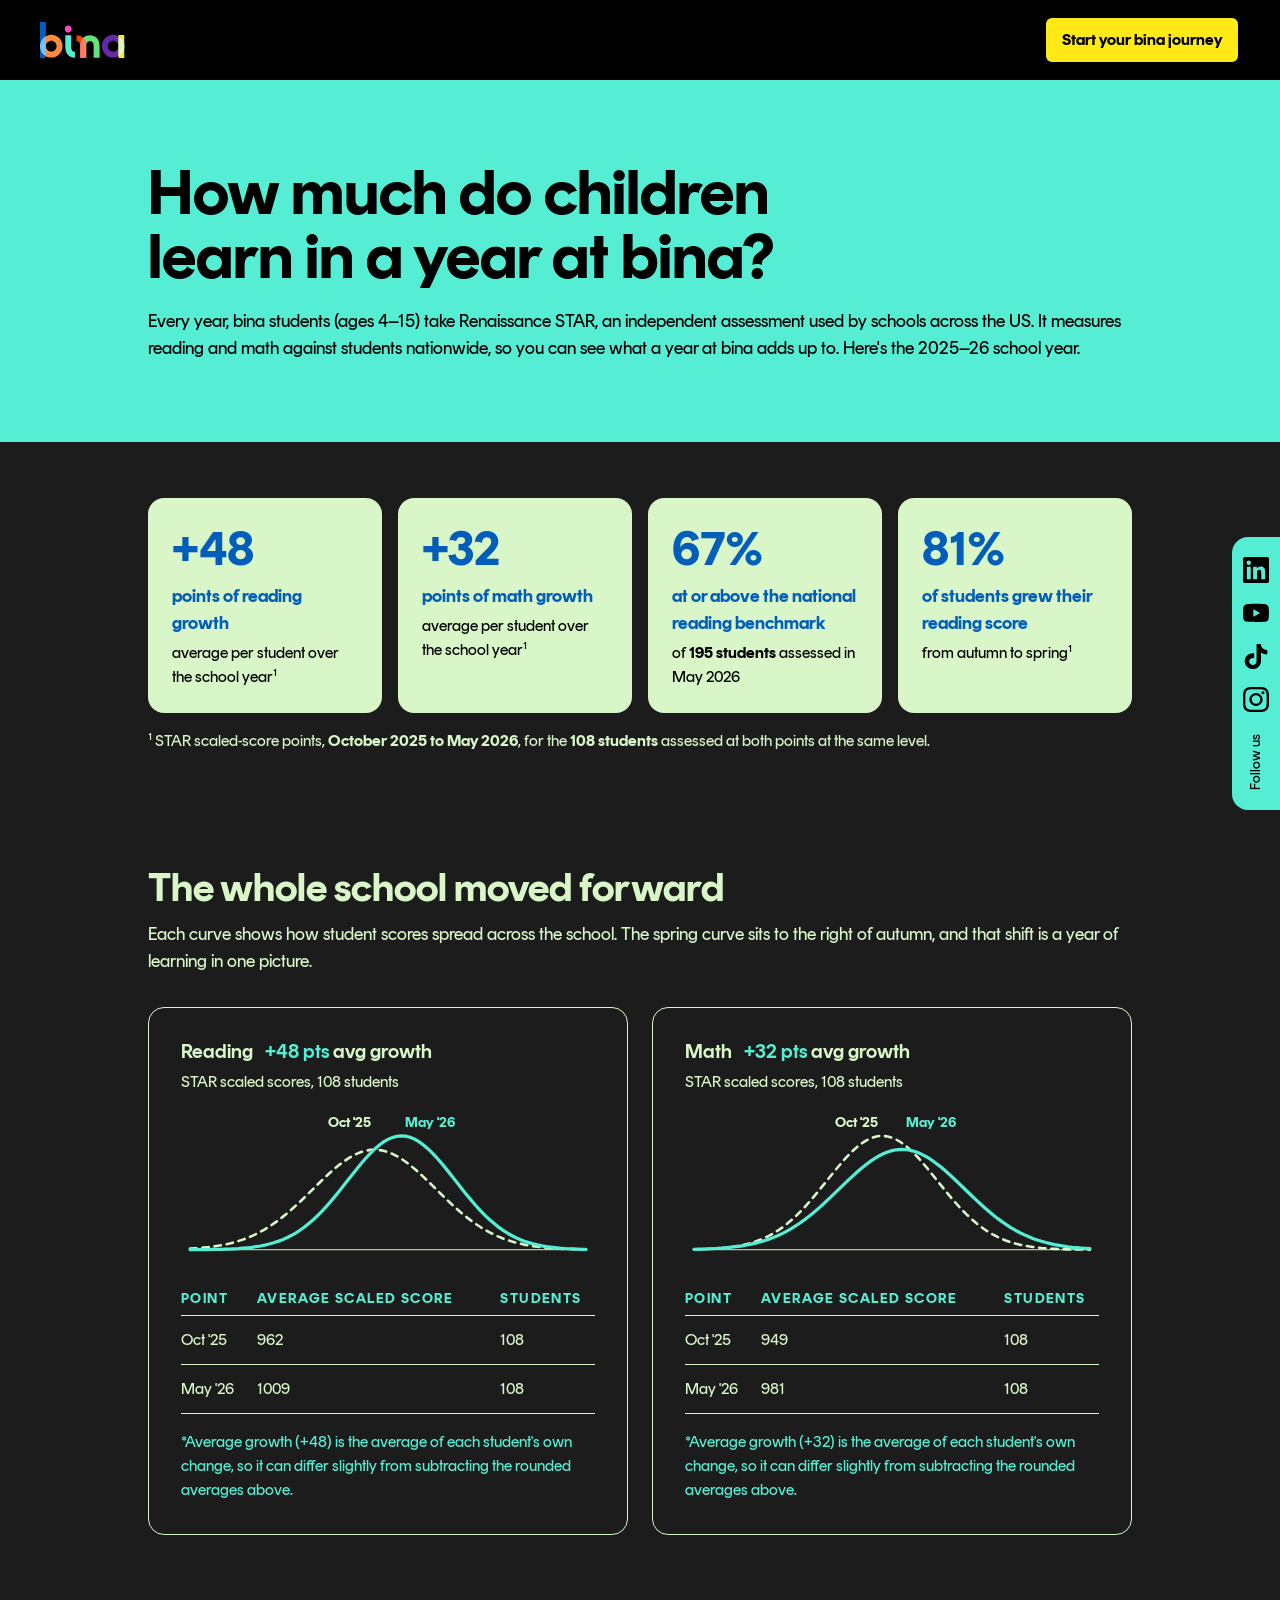
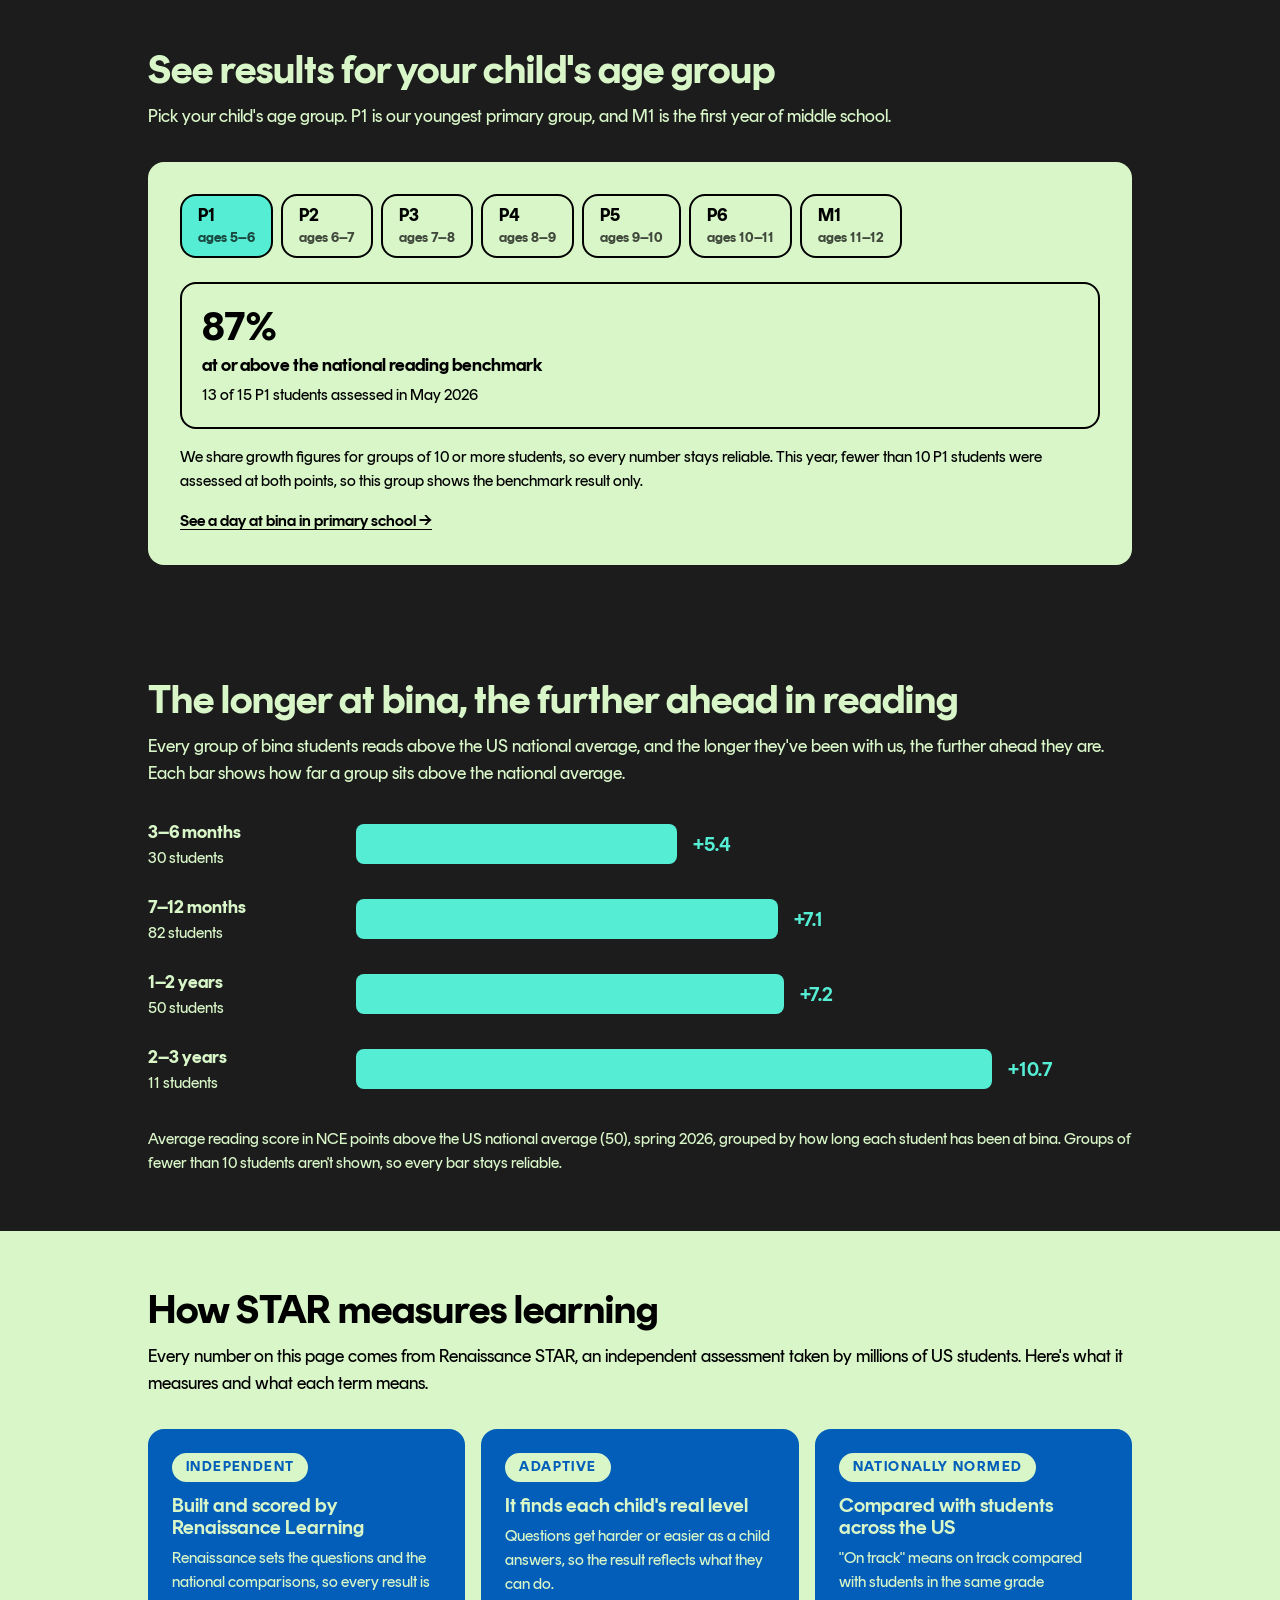
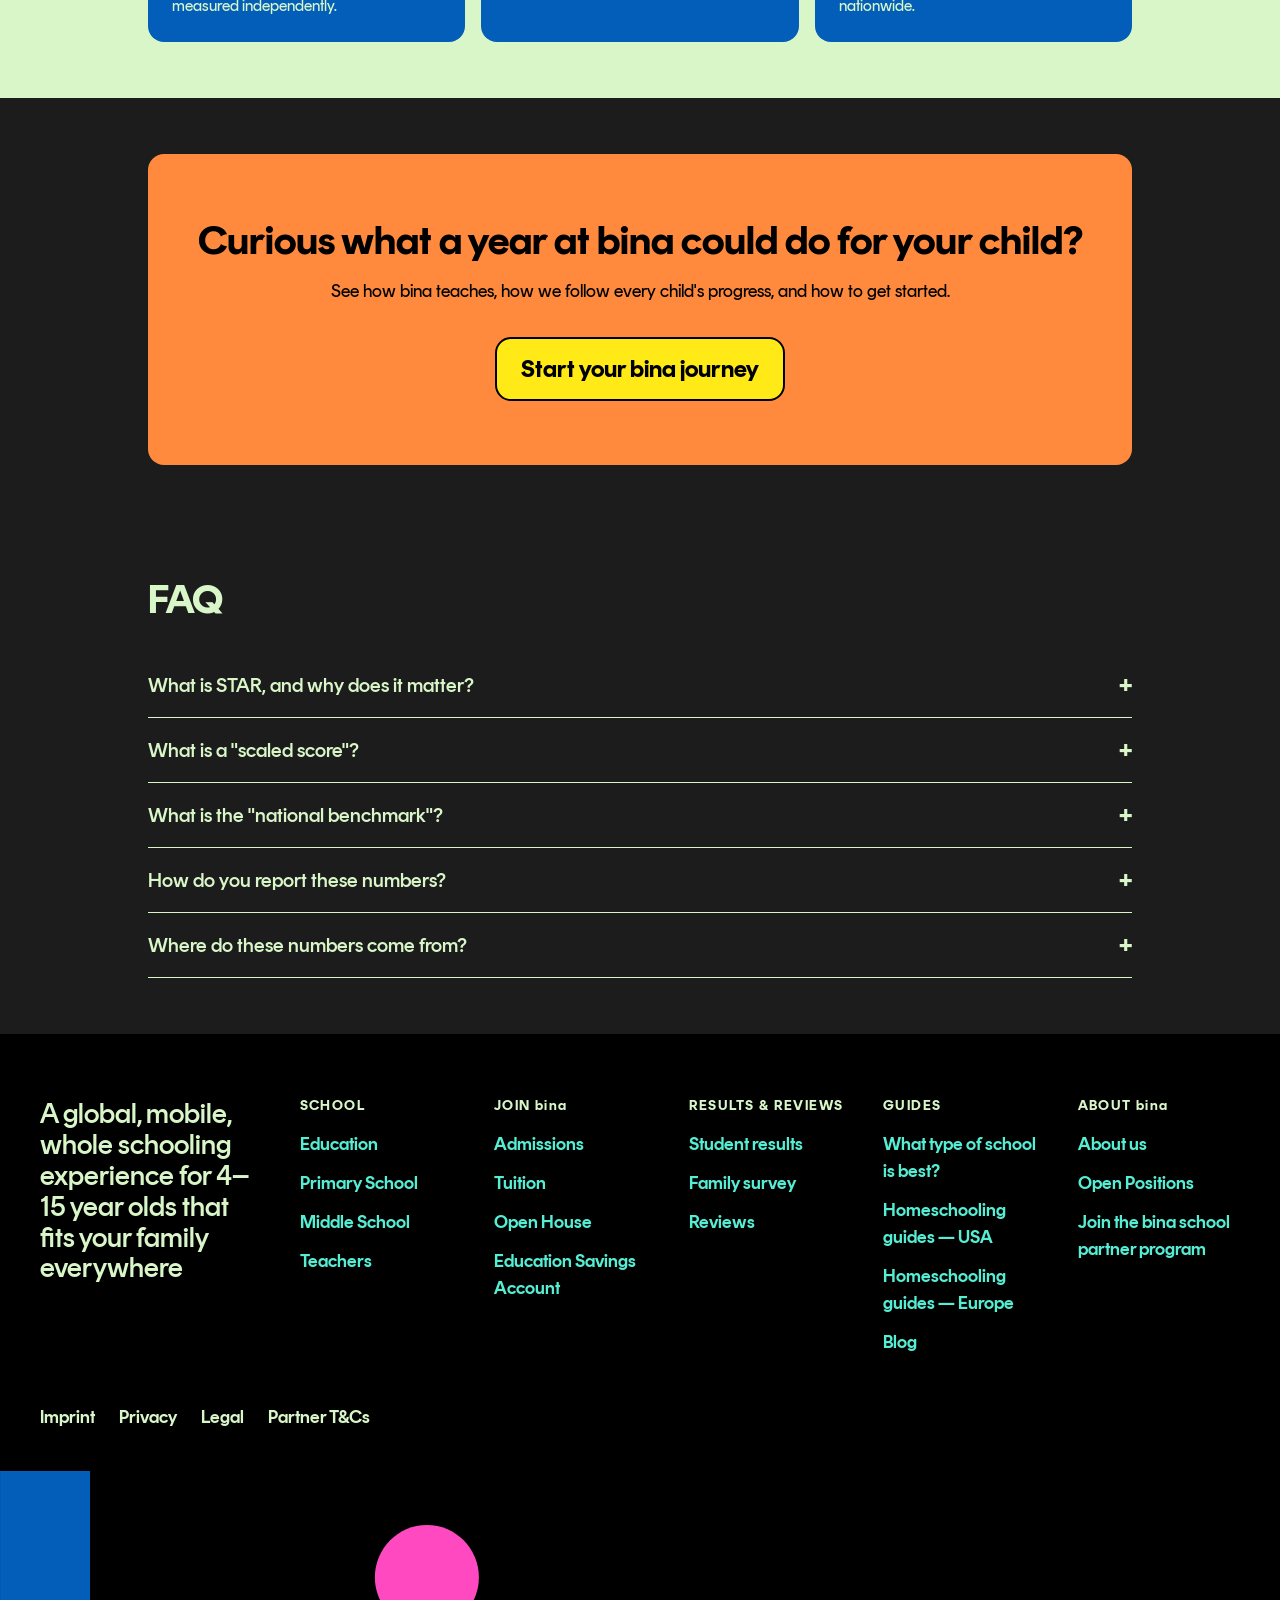
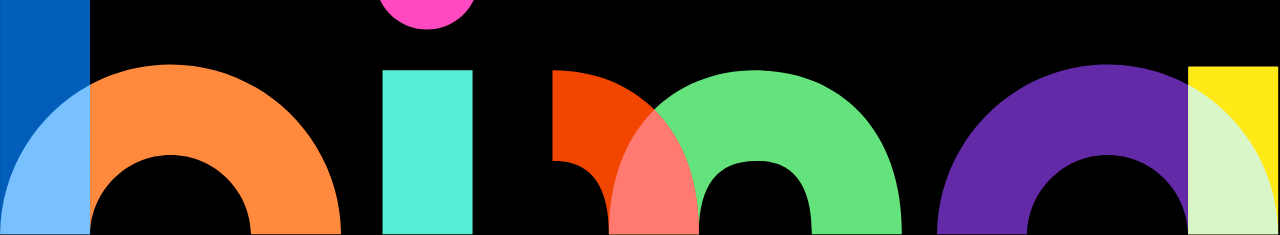
<file: student-results/index.html>
<!DOCTYPE html><html lang="en"> <head><meta name="robots" content="noindex, nofollow"><meta charset="utf-8"><meta name="viewport" content="width=device-width, initial-scale=1"><title>bina Student Results — Independently Measured</title><meta name="description" content="How much do bina students actually learn? See a year of reading and math growth, measured by the nationally normed Renaissance STAR assessment."><link rel="canonical" href="https://go.bina.school/student-results"><link rel="icon" type="image/png" href="../images/favicon.png"><meta property="og:title" content="bina Student Results — Independently Measured"><meta property="og:description" content="How much do bina students actually learn? See a year of reading and math growth, measured by the nationally normed Renaissance STAR assessment."><meta property="og:type" content="website"><meta property="og:url" content="https://go.bina.school/student-results"><meta name="generator" content="Astro v6.4.8"><!-- Tracking parity with thebinaschool.com: same GTM container (CookieYes CMP + GA4
         live inside it), a dedicated PostHog project for go.bina.school (session replay
         enabled after analytics consent), same first-touch attribution file. GTM
         uses the main site's deferred loader — they load after full page load + idle,
         or on first interaction, whichever comes first — so the consent banner never
         lands on the LCP critical path. Host-gated to bina domains so previews and local
         dev stay out of the metrics. Keep in sync with the main site's snippet.
         GTM loads first-party through Stape Custom Loader (sgtm.thebinaschool.com);
         the last argument is Stape's encoded form of GTM-M2HWS5K, not a GTM ID. --><script>
      (function (w, d, s, l, i) {
        if (/HeadlessChrome|ReactSnap/i.test(navigator.userAgent || '')) return;
        if (!/(^|\.)(thebinaschool\.com|bina\.school)$/.test((w.location || {}).hostname || '')) return;
        var loaded = false;
        function loadGtm() {
          if (loaded) return;
          loaded = true;
          w[l] = w[l] || [];
          w[l].push({ 'gtm.start': new Date().getTime(), event: 'gtm.js' });
          var f = d.getElementsByTagName(s)[0],
            j = d.createElement(s),
            dl = l != 'dataLayer' ? '&l=' + l : '';
          j.async = true;
          j.src = 'https://sgtm.thebinaschool.com/8bkryjbnrubr.js?' + i;
          f.parentNode.insertBefore(j, f);
          ['pointerdown', 'touchstart', 'keydown', 'scroll'].forEach(function (t) {
            w.removeEventListener(t, loadGtm);
          });
        }
        ['pointerdown', 'touchstart', 'keydown', 'scroll'].forEach(function (t) {
          w.addEventListener(t, loadGtm, { once: true, passive: true });
        });
        // Fixed post-load delay, not requestIdleCallback (rIC on a settled page can wait
        // for the next real interaction, which may never come on a one-screen visit).
        if (d.readyState === 'complete') w.setTimeout(loadGtm, 5000);
        else w.addEventListener('load', function () { w.setTimeout(loadGtm, 5000); }, { once: true });
      })(window, document, 'script', 'dataLayer', '9yb=GwZINTovRzRAKiIhWylMD09QW0NIBgREBgoQEAcMCwoRChodAkwJFh8%3D');
    </script><script>
      /* Dedicated go PostHog project and existing replay settings. CookieYes in
         shared GTM owns consent; only its resolved analytics boolean grants access. */
      (function () {
        if (/HeadlessChrome|ReactSnap/i.test(navigator.userAgent || '')) return;
        if (!/(^|\.)(thebinaschool\.com|bina\.school)$/.test(window.location.hostname || '')) return;
        var loading = false, sdkReady = false, initialized = false, capturing = false;
        function analyticsAllowed() {
          try {
            var consent = window.getCkyConsent();
            return !!(consent && consent.categories && consent.categories.analytics === true);
          } catch (error) {
            return false;
          }
        }
        function syncConsent() {
          if (!analyticsAllowed()) {
            if (capturing) {
              capturing = false;
              window.posthog.opt_out_capturing();
              window.posthog.stopSessionRecording();
            }
            return;
          }
          if (!sdkReady) {
            if (loading) return;
            loading = true;
            var script = document.createElement('script');
            script.type = 'text/javascript';
            script.crossOrigin = 'anonymous';
            script.async = true;
            script.src = 'https://us-assets.i.posthog.com/static/array.js';
            // Load the real SDK without the snippet's queued init or a second loader.
            // Its unloaded instance has no project until this fresh consent check.
            script.onload = function () {
              loading = false;
              sdkReady = !!(window.posthog && typeof window.posthog.init === 'function');
              if (sdkReady) syncConsent();
            };
            script.onerror = function () { loading = false; script.remove(); };
            var first = document.getElementsByTagName('script')[0];
            first.parentNode.insertBefore(script, first);
            return;
          }
          if (capturing) return;
          if (!initialized) {
            initialized = true;
            window.posthog.init('phc_D4SErijz7JBzQTuzsJGdYQcKUB3LZxZoqBsBJSn8TQH4', {
              api_host: 'https://us.i.posthog.com',
              defaults: '2026-01-30',
            });
          }
          window.posthog.opt_in_capturing();
          window.posthog.startSessionRecording();
          capturing = true;
        }
        document.addEventListener('cookieyes_banner_load', syncConsent);
        document.addEventListener('cookieyes_consent_update', syncConsent);
        syncConsent();
      })();
    </script><!-- First-touch attribution — a port of thebinaschool.com/attribution.js. Carries
         utm_*, gclid, fbclid and the partner ?ref= onto form CTAs, start.bina.school links
         and the HTTPS main-site homepage. --><script defer src="../attribution.js"></script><link rel="stylesheet" href="../_astro/BaseLayout.BnGspULZ.css"><style>.chart-label[data-astro-cid-vw3llulk]{font-family:var(--font-display);font-weight:700;font-size:17px;fill:currentColor}.curve-card[data-astro-cid-vw3llulk] .chart-label[data-astro-cid-vw3llulk]{font-size:22px}.chart-label-sm[data-astro-cid-vw3llulk]{font-family:var(--font-display);font-size:14px;fill:currentColor}.tenure-bar[data-astro-cid-vw3llulk] rect[data-astro-cid-vw3llulk],.curve-oct[data-astro-cid-vw3llulk],.curve-may[data-astro-cid-vw3llulk]{transition:opacity .2s ease-out}.tenure-bar[data-astro-cid-vw3llulk]:hover rect[data-astro-cid-vw3llulk]{fill:#000}.curve-card[data-astro-cid-vw3llulk] .curve-oct[data-astro-cid-vw3llulk],.curve-card[data-astro-cid-vw3llulk] .curve-may[data-astro-cid-vw3llulk]{opacity:0;transform:translateY(14px);transition:opacity .7s ease-out,transform .7s ease-out}.curve-card[data-astro-cid-vw3llulk].in .curve-oct[data-astro-cid-vw3llulk]{opacity:1;transform:none}.curve-card[data-astro-cid-vw3llulk].in .curve-may[data-astro-cid-vw3llulk]{opacity:1;transform:none;transition-delay:.55s}@media(prefers-reduced-motion:reduce){.curve-card[data-astro-cid-vw3llulk] .curve-oct[data-astro-cid-vw3llulk],.curve-card[data-astro-cid-vw3llulk] .curve-may[data-astro-cid-vw3llulk]{opacity:1;transform:none;transition:none}}
</style></head> <body> <nav class="theme-black sticky top-0 z-50 flex h-20 items-center justify-between px-5 sm:px-10"> <a href="https://thebinaschool.com" aria-label="bina — home"> <img src="../images/navbar-logo-2026.svg" alt="bina" width="147" height="62" class="h-9 w-auto"> </a> <a href="https://form.thebinaschool.com/new" class="btn-bina btn-sm">Start your bina journey</a> </nav> <main>   <header class="theme-lagoon" data-astro-cid-vw3llulk> <div class="mx-auto max-w-5xl px-5 py-16 sm:py-20" data-astro-cid-vw3llulk> <h1 class="mb-5 text-title-3xl sm:text-display-sm" data-astro-cid-vw3llulk>
How much do children learn in a year at bina?
</h1> <p class="text-body-xl" data-astro-cid-vw3llulk>
Every year, bina students (ages 4–15) take Renaissance STAR, an independent assessment used
        by schools across the US. It measures reading and math against students nationwide, so you
        can see what a year at bina adds up to. Here's the 2025–26 school year.
</p> </div> </header>  <section class="theme-base" data-astro-cid-vw3llulk> <div class="mx-auto max-w-5xl px-5 py-14" data-astro-cid-vw3llulk> <div class="grid gap-4 sm:grid-cols-2 lg:grid-cols-4" data-astro-cid-vw3llulk> <div class="card-bina-solid p-6 stat-tile" data-astro-cid-vw3llulk> <p class="font-display text-title-4xl font-bold text-hl" data-astro-cid-vw3llulk>
+<span data-count="48" data-astro-cid-vw3llulk>0</span> </p> <p class="mt-2 font-display font-bold text-hl" data-astro-cid-vw3llulk>points of reading growth</p> <p class="mt-1 text-body-lg" data-astro-cid-vw3llulk>average per student over the school year¹</p> </div> <div class="card-bina-solid p-6 stat-tile" data-astro-cid-vw3llulk> <p class="font-display text-title-4xl font-bold text-hl" data-astro-cid-vw3llulk>
+<span data-count="32" data-astro-cid-vw3llulk>0</span> </p> <p class="mt-2 font-display font-bold text-hl" data-astro-cid-vw3llulk>points of math growth</p> <p class="mt-1 text-body-lg" data-astro-cid-vw3llulk>average per student over the school year¹</p> </div> <div class="card-bina-solid p-6 stat-tile" data-astro-cid-vw3llulk> <p class="font-display text-title-4xl font-bold text-hl" data-astro-cid-vw3llulk> <span data-count="67" data-astro-cid-vw3llulk>0</span>%
</p> <p class="mt-2 font-display font-bold text-hl" data-astro-cid-vw3llulk>at or above the national reading benchmark</p> <p class="mt-1 text-body-lg" data-astro-cid-vw3llulk>of <strong data-astro-cid-vw3llulk>195 students</strong> assessed in May 2026</p> </div> <div class="card-bina-solid p-6 stat-tile" data-astro-cid-vw3llulk> <p class="font-display text-title-4xl font-bold text-hl" data-astro-cid-vw3llulk> <span data-count="81" data-astro-cid-vw3llulk>0</span>%
</p> <p class="mt-2 font-display font-bold text-hl" data-astro-cid-vw3llulk>of students grew their reading score</p> <p class="mt-1 text-body-lg" data-astro-cid-vw3llulk>from autumn to spring¹</p> </div> </div> <p class="mt-4 text-body-lg" data-astro-cid-vw3llulk>
¹ STAR scaled-score points, <strong data-astro-cid-vw3llulk>October 2025 to May 2026</strong>, for the
<strong data-astro-cid-vw3llulk>108 students</strong> assessed at both points at the same level.
</p> </div> </section>  <section class="theme-base" data-astro-cid-vw3llulk> <div class="mx-auto max-w-5xl px-5 py-14" data-astro-cid-vw3llulk> <h2 class="mb-3 text-title-xl sm:text-title-3xl" data-astro-cid-vw3llulk>The whole school moved forward</h2> <p class="mb-8" data-astro-cid-vw3llulk>
Each curve shows how student scores spread across the school. The spring curve sits to the
        right of autumn, and that shift is a year of learning in one picture.
</p> <div class="grid gap-6 lg:grid-cols-2" data-astro-cid-vw3llulk> <figure class="curve-card rounded-lg border border-mint p-6 sm:p-8" data-astro-cid-vw3llulk> <figcaption class="mb-2 font-display text-title-sm" data-astro-cid-vw3llulk> Reading <span class="ml-2 text-hl" data-astro-cid-vw3llulk>+48 pts</span> avg growth
</figcaption> <p class="mb-4 text-body-lg" data-astro-cid-vw3llulk>STAR scaled scores, 108 students</p> <p class="mb-3 flex gap-5 font-display text-body-md font-bold md:hidden" data-astro-cid-vw3llulk> <span class="inline-flex items-center gap-2" data-astro-cid-vw3llulk> <span class="w-6 border-t-2 border-dashed border-mint" data-astro-cid-vw3llulk></span>
Oct '25
</span> <span class="inline-flex items-center gap-2 text-hl" data-astro-cid-vw3llulk> <span class="w-6 border-t-[3px] border-lagoon" data-astro-cid-vw3llulk></span>
May '26
</span> </p> <svg viewBox="0 0 640 230" role="img" aria-label="Reading: distribution of scores shifted right from October to May; average grew 48 points" class="w-full" data-astro-cid-vw3llulk> <line x1="14" y1="216" x2="626" y2="216" stroke="#D8F6C8" stroke-width="1.5" data-astro-cid-vw3llulk></line> <g class="curve-oct" data-astro-cid-vw3llulk> <path d="M14.0,214.3 L20.8,213.9 L27.6,213.4 L34.4,212.8 L41.2,212.1 L48.0,211.3 L54.8,210.3 L61.6,209.2 L68.4,207.9 L75.2,206.4 L82.0,204.6 L88.8,202.6 L95.6,200.4 L102.4,197.8 L109.2,195.0 L116.0,191.8 L122.8,188.3 L129.6,184.5 L136.4,180.3 L143.2,175.7 L150.0,170.9 L156.8,165.6 L163.6,160.1 L170.4,154.2 L177.2,148.1 L184.0,141.8 L190.8,135.2 L197.6,128.6 L204.4,121.9 L211.2,115.2 L218.0,108.6 L224.8,102.1 L231.6,95.9 L238.4,89.9 L245.2,84.4 L252.0,79.3 L258.8,74.7 L265.6,70.7 L272.4,67.4 L279.2,64.7 L286.0,62.9 L292.8,61.7 L299.6,61.4 L306.4,61.8 L313.2,63.1 L320.0,65.1 L326.8,67.8 L333.6,71.2 L340.4,75.3 L347.2,79.9 L354.0,85.1 L360.8,90.7 L367.6,96.7 L374.4,103.0 L381.2,109.5 L388.0,116.1 L394.8,122.8 L401.6,129.5 L408.4,136.2 L415.2,142.7 L422.0,149.0 L428.8,155.0 L435.6,160.9 L442.4,166.4 L449.2,171.6 L456.0,176.4 L462.8,180.9 L469.6,185.1 L476.4,188.8 L483.2,192.3 L490.0,195.4 L496.8,198.2 L503.6,200.7 L510.4,202.9 L517.2,204.9 L524.0,206.6 L530.8,208.1 L537.6,209.4 L544.4,210.5 L551.2,211.4 L558.0,212.2 L564.8,212.9 L571.6,213.5 L578.4,213.9 L585.2,214.3 L592.0,214.7 L598.8,214.9 L605.6,215.1 L612.4,215.3 L619.2,215.5 L626.0,215.6" fill="none" stroke="#D8F6C8" stroke-width="4" stroke-dasharray="10 9" stroke-linecap="round" data-astro-cid-vw3llulk></path> </g> <g class="curve-may" data-astro-cid-vw3llulk> <path d="M14.0,215.9 L20.8,215.9 L27.6,215.8 L34.4,215.8 L41.2,215.7 L48.0,215.6 L54.8,215.5 L61.6,215.3 L68.4,215.1 L75.2,214.9 L82.0,214.6 L88.8,214.2 L95.6,213.6 L102.4,213.0 L109.2,212.3 L116.0,211.3 L122.8,210.2 L129.6,208.8 L136.4,207.2 L143.2,205.3 L150.0,203.1 L156.8,200.5 L163.6,197.5 L170.4,194.1 L177.2,190.2 L184.0,185.9 L190.8,181.0 L197.6,175.6 L204.4,169.7 L211.2,163.3 L218.0,156.4 L224.8,149.0 L231.6,141.3 L238.4,133.1 L245.2,124.7 L252.0,116.1 L258.8,107.4 L265.6,98.8 L272.4,90.3 L279.2,82.0 L286.0,74.2 L292.8,66.9 L299.6,60.2 L306.4,54.4 L313.2,49.4 L320.0,45.4 L326.8,42.5 L333.6,40.7 L340.4,40.0 L347.2,40.5 L354.0,42.2 L360.8,44.9 L367.6,48.8 L374.4,53.6 L381.2,59.4 L388.0,65.9 L394.8,73.1 L401.6,80.9 L408.4,89.1 L415.2,97.6 L422.0,106.2 L428.8,114.9 L435.6,123.5 L442.4,132.0 L449.2,140.1 L456.0,148.0 L462.8,155.4 L469.6,162.4 L476.4,168.9 L483.2,174.8 L490.0,180.3 L496.8,185.2 L503.6,189.7 L510.4,193.6 L517.2,197.1 L524.0,200.1 L530.8,202.8 L537.6,205.0 L544.4,207.0 L551.2,208.6 L558.0,210.0 L564.8,211.2 L571.6,212.1 L578.4,212.9 L585.2,213.6 L592.0,214.1 L598.8,214.5 L605.6,214.8 L612.4,215.1 L619.2,215.3 L626.0,215.5" fill="none" stroke="#55EED4" stroke-width="5" stroke-linecap="round" data-astro-cid-vw3llulk></path> </g> <text x="293.1262699564586" y="26" text-anchor="end" class="chart-label max-md:hidden" data-astro-cid-vw3llulk>Oct '25</text> <text x="346.87373004354134" y="26" text-anchor="start" class="chart-label text-lagoon max-md:hidden" data-astro-cid-vw3llulk>May '26</text> </svg> <table class="mt-6 w-full text-left text-body-lg" data-astro-cid-vw3llulk> <thead data-astro-cid-vw3llulk> <tr class="border-b border-mint" data-astro-cid-vw3llulk> <th class="py-2 pr-3 align-bottom font-display text-label uppercase text-hl" data-astro-cid-vw3llulk>Point</th> <th class="py-2 pr-3 align-bottom font-display text-label uppercase text-hl" data-astro-cid-vw3llulk>Average scaled score</th> <th class="py-2 align-bottom font-display text-label uppercase text-hl" data-astro-cid-vw3llulk>Students</th> </tr> </thead> <tbody data-astro-cid-vw3llulk> <tr class="border-b border-mint" data-astro-cid-vw3llulk> <td class="whitespace-nowrap py-3 pr-3" data-astro-cid-vw3llulk>Oct '25</td> <td class="py-3 pr-3" data-astro-cid-vw3llulk>962</td> <td class="py-3" data-astro-cid-vw3llulk>108</td> </tr> <tr class="border-b border-mint" data-astro-cid-vw3llulk> <td class="whitespace-nowrap py-3 pr-3" data-astro-cid-vw3llulk>May '26</td> <td class="py-3 pr-3" data-astro-cid-vw3llulk>1009</td> <td class="py-3" data-astro-cid-vw3llulk>108</td> </tr> </tbody> </table> <p class="mt-4 text-body-lg text-hl" data-astro-cid-vw3llulk>
*Average growth (+48) is the average of each student's own change, so it
                  can differ slightly from subtracting the rounded averages above.
</p> </figure><figure class="curve-card rounded-lg border border-mint p-6 sm:p-8" data-astro-cid-vw3llulk> <figcaption class="mb-2 font-display text-title-sm" data-astro-cid-vw3llulk> Math <span class="ml-2 text-hl" data-astro-cid-vw3llulk>+32 pts</span> avg growth
</figcaption> <p class="mb-4 text-body-lg" data-astro-cid-vw3llulk>STAR scaled scores, 108 students</p> <p class="mb-3 flex gap-5 font-display text-body-md font-bold md:hidden" data-astro-cid-vw3llulk> <span class="inline-flex items-center gap-2" data-astro-cid-vw3llulk> <span class="w-6 border-t-2 border-dashed border-mint" data-astro-cid-vw3llulk></span>
Oct '25
</span> <span class="inline-flex items-center gap-2 text-hl" data-astro-cid-vw3llulk> <span class="w-6 border-t-[3px] border-lagoon" data-astro-cid-vw3llulk></span>
May '26
</span> </p> <svg viewBox="0 0 640 230" role="img" aria-label="Math: distribution of scores shifted right from October to May; average grew 32 points" class="w-full" data-astro-cid-vw3llulk> <line x1="14" y1="216" x2="626" y2="216" stroke="#D8F6C8" stroke-width="1.5" data-astro-cid-vw3llulk></line> <g class="curve-oct" data-astro-cid-vw3llulk> <path d="M14.0,215.5 L20.8,215.3 L27.6,215.1 L34.4,214.8 L41.2,214.5 L48.0,214.1 L54.8,213.6 L61.6,212.9 L68.4,212.2 L75.2,211.2 L82.0,210.1 L88.8,208.8 L95.6,207.2 L102.4,205.4 L109.2,203.2 L116.0,200.7 L122.8,197.8 L129.6,194.5 L136.4,190.8 L143.2,186.6 L150.0,181.9 L156.8,176.7 L163.6,171.0 L170.4,164.9 L177.2,158.2 L184.0,151.2 L190.8,143.7 L197.6,135.8 L204.4,127.7 L211.2,119.3 L218.0,110.8 L224.8,102.4 L231.6,94.0 L238.4,85.8 L245.2,77.9 L252.0,70.5 L258.8,63.6 L265.6,57.5 L272.4,52.1 L279.2,47.7 L286.0,44.2 L292.8,41.7 L299.6,40.3 L306.4,40.0 L313.2,40.9 L320.0,42.8 L326.8,45.8 L333.6,49.8 L340.4,54.8 L347.2,60.6 L354.0,67.1 L360.8,74.2 L367.6,81.9 L374.4,89.9 L381.2,98.3 L388.0,106.7 L394.8,115.2 L401.6,123.6 L408.4,131.9 L415.2,139.9 L422.0,147.6 L428.8,154.9 L435.6,161.7 L442.4,168.1 L449.2,174.0 L456.0,179.4 L462.8,184.4 L469.6,188.8 L476.4,192.7 L483.2,196.2 L490.0,199.3 L496.8,202.0 L503.6,204.4 L510.4,206.4 L517.2,208.1 L524.0,209.5 L530.8,210.7 L537.6,211.7 L544.4,212.6 L551.2,213.3 L558.0,213.8 L564.8,214.3 L571.6,214.7 L578.4,215.0 L585.2,215.2 L592.0,215.4 L598.8,215.5 L605.6,215.6 L612.4,215.7 L619.2,215.8 L626.0,215.9" fill="none" stroke="#D8F6C8" stroke-width="4" stroke-dasharray="10 9" stroke-linecap="round" data-astro-cid-vw3llulk></path> </g> <g class="curve-may" data-astro-cid-vw3llulk> <path d="M14.0,215.4 L20.8,215.2 L27.6,215.0 L34.4,214.8 L41.2,214.5 L48.0,214.1 L54.8,213.7 L61.6,213.1 L68.4,212.5 L75.2,211.8 L82.0,210.9 L88.8,209.9 L95.6,208.7 L102.4,207.4 L109.2,205.8 L116.0,204.0 L122.8,202.0 L129.6,199.7 L136.4,197.2 L143.2,194.3 L150.0,191.1 L156.8,187.6 L163.6,183.8 L170.4,179.6 L177.2,175.1 L184.0,170.2 L190.8,165.0 L197.6,159.6 L204.4,153.8 L211.2,147.8 L218.0,141.5 L224.8,135.1 L231.6,128.6 L238.4,122.0 L245.2,115.4 L252.0,108.9 L258.8,102.5 L265.6,96.3 L272.4,90.4 L279.2,84.9 L286.0,79.8 L292.8,75.2 L299.6,71.1 L306.4,67.7 L313.2,64.9 L320.0,62.8 L326.8,61.5 L333.6,60.9 L340.4,61.1 L347.2,62.1 L354.0,63.8 L360.8,66.2 L367.6,69.3 L374.4,73.0 L381.2,77.3 L388.0,82.2 L394.8,87.5 L401.6,93.2 L408.4,99.3 L415.2,105.6 L422.0,112.0 L428.8,118.6 L435.6,125.2 L442.4,131.8 L449.2,138.2 L456.0,144.6 L462.8,150.7 L469.6,156.6 L476.4,162.3 L483.2,167.6 L490.0,172.6 L496.8,177.3 L503.6,181.7 L510.4,185.7 L517.2,189.4 L524.0,192.7 L530.8,195.7 L537.6,198.5 L544.4,200.9 L551.2,203.0 L558.0,204.9 L564.8,206.6 L571.6,208.1 L578.4,209.3 L585.2,210.4 L592.0,211.4 L598.8,212.2 L605.6,212.8 L612.4,213.4 L619.2,213.9 L626.0,214.3" fill="none" stroke="#55EED4" stroke-width="5" stroke-linecap="round" data-astro-cid-vw3llulk></path> </g> <text x="298.65203761755487" y="26" text-anchor="end" class="chart-label max-md:hidden" data-astro-cid-vw3llulk>Oct '25</text> <text x="341.34796238244513" y="26" text-anchor="start" class="chart-label text-lagoon max-md:hidden" data-astro-cid-vw3llulk>May '26</text> </svg> <table class="mt-6 w-full text-left text-body-lg" data-astro-cid-vw3llulk> <thead data-astro-cid-vw3llulk> <tr class="border-b border-mint" data-astro-cid-vw3llulk> <th class="py-2 pr-3 align-bottom font-display text-label uppercase text-hl" data-astro-cid-vw3llulk>Point</th> <th class="py-2 pr-3 align-bottom font-display text-label uppercase text-hl" data-astro-cid-vw3llulk>Average scaled score</th> <th class="py-2 align-bottom font-display text-label uppercase text-hl" data-astro-cid-vw3llulk>Students</th> </tr> </thead> <tbody data-astro-cid-vw3llulk> <tr class="border-b border-mint" data-astro-cid-vw3llulk> <td class="whitespace-nowrap py-3 pr-3" data-astro-cid-vw3llulk>Oct '25</td> <td class="py-3 pr-3" data-astro-cid-vw3llulk>949</td> <td class="py-3" data-astro-cid-vw3llulk>108</td> </tr> <tr class="border-b border-mint" data-astro-cid-vw3llulk> <td class="whitespace-nowrap py-3 pr-3" data-astro-cid-vw3llulk>May '26</td> <td class="py-3 pr-3" data-astro-cid-vw3llulk>981</td> <td class="py-3" data-astro-cid-vw3llulk>108</td> </tr> </tbody> </table> <p class="mt-4 text-body-lg text-hl" data-astro-cid-vw3llulk>
*Average growth (+32) is the average of each student's own change, so it
                  can differ slightly from subtracting the rounded averages above.
</p> </figure> </div> </div> </section>  <section class="theme-base" data-astro-cid-vw3llulk> <div class="mx-auto max-w-5xl px-5 py-14" data-astro-cid-vw3llulk> <h2 class="mb-3 text-title-xl sm:text-title-3xl" data-astro-cid-vw3llulk>See results for your child's age group</h2> <p class="mb-8" data-astro-cid-vw3llulk>
Pick your child's age group. P1 is our youngest primary group, and M1 is the first year of
        middle school.
</p> <div class="card-bina-solid p-6 sm:p-8" data-astro-cid-vw3llulk> <div class="mb-6 flex flex-wrap gap-2" role="group" aria-label="Your child's level" data-astro-cid-vw3llulk> <button type="button" data-level="P1" aria-pressed="true" aria-label="P1, ages 5–6" class="level-btn cursor-pointer rounded-lg border-2 border-line px-4 py-2 text-left font-display font-bold leading-tight transition-colors duration-200 hover:bg-lagoon hover:text-black aria-pressed:bg-lagoon aria-pressed:text-black" data-astro-cid-vw3llulk> P1 <span class="block text-body-md opacity-70" data-astro-cid-vw3llulk>ages 5–6</span> </button><button type="button" data-level="P2" aria-pressed="false" aria-label="P2, ages 6–7" class="level-btn cursor-pointer rounded-lg border-2 border-line px-4 py-2 text-left font-display font-bold leading-tight transition-colors duration-200 hover:bg-lagoon hover:text-black aria-pressed:bg-lagoon aria-pressed:text-black" data-astro-cid-vw3llulk> P2 <span class="block text-body-md opacity-70" data-astro-cid-vw3llulk>ages 6–7</span> </button><button type="button" data-level="P3" aria-pressed="false" aria-label="P3, ages 7–8" class="level-btn cursor-pointer rounded-lg border-2 border-line px-4 py-2 text-left font-display font-bold leading-tight transition-colors duration-200 hover:bg-lagoon hover:text-black aria-pressed:bg-lagoon aria-pressed:text-black" data-astro-cid-vw3llulk> P3 <span class="block text-body-md opacity-70" data-astro-cid-vw3llulk>ages 7–8</span> </button><button type="button" data-level="P4" aria-pressed="false" aria-label="P4, ages 8–9" class="level-btn cursor-pointer rounded-lg border-2 border-line px-4 py-2 text-left font-display font-bold leading-tight transition-colors duration-200 hover:bg-lagoon hover:text-black aria-pressed:bg-lagoon aria-pressed:text-black" data-astro-cid-vw3llulk> P4 <span class="block text-body-md opacity-70" data-astro-cid-vw3llulk>ages 8–9</span> </button><button type="button" data-level="P5" aria-pressed="false" aria-label="P5, ages 9–10" class="level-btn cursor-pointer rounded-lg border-2 border-line px-4 py-2 text-left font-display font-bold leading-tight transition-colors duration-200 hover:bg-lagoon hover:text-black aria-pressed:bg-lagoon aria-pressed:text-black" data-astro-cid-vw3llulk> P5 <span class="block text-body-md opacity-70" data-astro-cid-vw3llulk>ages 9–10</span> </button><button type="button" data-level="P6" aria-pressed="false" aria-label="P6, ages 10–11" class="level-btn cursor-pointer rounded-lg border-2 border-line px-4 py-2 text-left font-display font-bold leading-tight transition-colors duration-200 hover:bg-lagoon hover:text-black aria-pressed:bg-lagoon aria-pressed:text-black" data-astro-cid-vw3llulk> P6 <span class="block text-body-md opacity-70" data-astro-cid-vw3llulk>ages 10–11</span> </button><button type="button" data-level="M1" aria-pressed="false" aria-label="M1, ages 11–12" class="level-btn cursor-pointer rounded-lg border-2 border-line px-4 py-2 text-left font-display font-bold leading-tight transition-colors duration-200 hover:bg-lagoon hover:text-black aria-pressed:bg-lagoon aria-pressed:text-black" data-astro-cid-vw3llulk> M1 <span class="block text-body-md opacity-70" data-astro-cid-vw3llulk>ages 11–12</span> </button> </div> <div id="level-result" aria-live="polite" data-astro-cid-vw3llulk></div> </div> </div> </section>  <section class="theme-base" data-astro-cid-vw3llulk> <div class="mx-auto max-w-5xl px-5 py-14" data-astro-cid-vw3llulk> <h2 class="mb-3 text-title-xl sm:text-title-3xl" data-astro-cid-vw3llulk>The longer at bina, the further ahead in reading</h2> <p class="mb-8" data-astro-cid-vw3llulk>
Every group of bina students reads above the US national average, and the longer they've
        been with us, the further ahead they are. Each bar shows how far a group sits above the
        national average.
</p> <figure data-astro-cid-vw3llulk> <ul class="grid gap-6" aria-label="Reading scores above the national average, by time enrolled at bina" data-astro-cid-vw3llulk> <li class="grid items-center gap-x-8 gap-y-2 sm:grid-cols-[11rem_1fr]" data-astro-cid-vw3llulk> <div data-astro-cid-vw3llulk> <p class="font-display font-bold" data-astro-cid-vw3llulk>3–6 months</p> <p class="text-body-lg" data-astro-cid-vw3llulk>30 students</p> </div> <div class="flex items-center gap-4" data-astro-cid-vw3llulk> <span class="block h-10 flex-none rounded-sm bg-lagoon" style="width:41.383177570093466%" aria-hidden="true" data-astro-cid-vw3llulk></span> <span class="font-display text-title-sm text-hl" data-astro-cid-vw3llulk>+5.4</span> </div> </li><li class="grid items-center gap-x-8 gap-y-2 sm:grid-cols-[11rem_1fr]" data-astro-cid-vw3llulk> <div data-astro-cid-vw3llulk> <p class="font-display font-bold" data-astro-cid-vw3llulk>7–12 months</p> <p class="text-body-lg" data-astro-cid-vw3llulk>82 students</p> </div> <div class="flex items-center gap-4" data-astro-cid-vw3llulk> <span class="block h-10 flex-none rounded-sm bg-lagoon" style="width:54.41121495327103%" aria-hidden="true" data-astro-cid-vw3llulk></span> <span class="font-display text-title-sm text-hl" data-astro-cid-vw3llulk>+7.1</span> </div> </li><li class="grid items-center gap-x-8 gap-y-2 sm:grid-cols-[11rem_1fr]" data-astro-cid-vw3llulk> <div data-astro-cid-vw3llulk> <p class="font-display font-bold" data-astro-cid-vw3llulk>1–2 years</p> <p class="text-body-lg" data-astro-cid-vw3llulk>50 students</p> </div> <div class="flex items-center gap-4" data-astro-cid-vw3llulk> <span class="block h-10 flex-none rounded-sm bg-lagoon" style="width:55.17757009345795%" aria-hidden="true" data-astro-cid-vw3llulk></span> <span class="font-display text-title-sm text-hl" data-astro-cid-vw3llulk>+7.2</span> </div> </li><li class="grid items-center gap-x-8 gap-y-2 sm:grid-cols-[11rem_1fr]" data-astro-cid-vw3llulk> <div data-astro-cid-vw3llulk> <p class="font-display font-bold" data-astro-cid-vw3llulk>2–3 years</p> <p class="text-body-lg" data-astro-cid-vw3llulk>11 students</p> </div> <div class="flex items-center gap-4" data-astro-cid-vw3llulk> <span class="block h-10 flex-none rounded-sm bg-lagoon" style="width:82%" aria-hidden="true" data-astro-cid-vw3llulk></span> <span class="font-display text-title-sm text-hl" data-astro-cid-vw3llulk>+10.7</span> </div> </li> </ul> <figcaption class="mt-8 text-body-lg" data-astro-cid-vw3llulk>
Average reading score in NCE points above the US national average (50), spring 2026, grouped
          by how long each student has been at bina. Groups of fewer than 10 students aren't shown, so
          every bar stays reliable.
</figcaption> </figure> </div> </section>  <section class="theme-mint" data-astro-cid-vw3llulk> <div class="mx-auto max-w-5xl px-5 py-14" data-astro-cid-vw3llulk> <h2 class="mb-3 text-title-xl sm:text-title-3xl" data-astro-cid-vw3llulk>How STAR measures learning</h2> <p class="mb-8" data-astro-cid-vw3llulk>
Every number on this page comes from Renaissance STAR, an independent assessment taken by
        millions of US students. Here's what it measures and what each term means.
</p> <div class="grid gap-4 md:grid-cols-3" data-astro-cid-vw3llulk> <div class="card-bina-solid flex flex-col gap-2 p-6" data-astro-cid-vw3llulk> <span class="mb-1 self-start pill-bina !border-mint !bg-mint !text-deep-ocean" data-astro-cid-vw3llulk>Independent</span> <p class="font-display text-title-sm" data-astro-cid-vw3llulk>Built and scored by Renaissance Learning</p> <p class="text-body-lg" data-astro-cid-vw3llulk>
Renaissance sets the questions and the national comparisons, so every result is measured
            independently.
</p> </div> <div class="card-bina-solid flex flex-col gap-2 p-6" data-astro-cid-vw3llulk> <span class="mb-1 self-start pill-bina !border-mint !bg-mint !text-deep-ocean" data-astro-cid-vw3llulk>Adaptive</span> <p class="font-display text-title-sm" data-astro-cid-vw3llulk>It finds each child's real level</p> <p class="text-body-lg" data-astro-cid-vw3llulk>
Questions get harder or easier as a child answers, so the result reflects what they can do.
</p> </div> <div class="card-bina-solid flex flex-col gap-2 p-6" data-astro-cid-vw3llulk> <span class="mb-1 self-start pill-bina !border-mint !bg-mint !text-deep-ocean" data-astro-cid-vw3llulk>Nationally normed</span> <p class="font-display text-title-sm" data-astro-cid-vw3llulk>Compared with students across the US</p> <p class="text-body-lg" data-astro-cid-vw3llulk>
"On track" means on track compared with students in the same grade nationwide.
</p> </div> </div> </div> </section>  <section class="theme-base"> <div class="mx-auto max-w-5xl px-5 py-14"> <div class="theme-tangerine rounded-lg px-6 py-12 text-center sm:px-12 sm:py-16">  <h2 class="cta-title text-title-xl sm:text-title-3xl" data-astro-cid-vw3llulk>
Curious what a year at <span class="normal-case" data-astro-cid-vw3llulk>bina</span> could do for your child?
</h2> <p class="cta-copy" data-astro-cid-vw3llulk>
See how bina teaches, how we follow every child's progress, and how to get started.
</p> <div class="cta-actions" data-astro-cid-vw3llulk> <a href="https://form.thebinaschool.com/new" class="btn-bina" data-astro-cid-vw3llulk>Start your bina journey</a> </div>  </div> </div> </section> <section class="theme-base" data-astro-cid-vw3llulk> <div class="mx-auto max-w-5xl px-5 py-14" data-astro-cid-vw3llulk> <h2 class="mb-8 text-title-xl sm:text-title-3xl" data-astro-cid-vw3llulk>FAQ</h2> <div> <details class="group border-b border-line"> <summary class="flex cursor-pointer list-none items-center justify-between gap-6 py-5 font-display text-title-sm font-medium [&::-webkit-details-marker]:hidden"> <span>What is STAR, and why does it matter?</span> <span class="flex-none text-title-md leading-none transition-transform duration-200 group-open:rotate-45" aria-hidden="true">
+
</span> </summary> <p class="max-w-3xl pb-5 pr-10 text-body-lg"> STAR is an adaptive reading and math assessment by Renaissance Learning, used with millions of US students. Because an outside company builds and scores it, every number on this page is measured independently. </p> </details><details class="group border-b border-line"> <summary class="flex cursor-pointer list-none items-center justify-between gap-6 py-5 font-display text-title-sm font-medium [&::-webkit-details-marker]:hidden"> <span>What is a &quot;scaled score&quot;?</span> <span class="flex-none text-title-md leading-none transition-transform duration-200 group-open:rotate-45" aria-hidden="true">
+
</span> </summary> <p class="max-w-3xl pb-5 pr-10 text-body-lg"> A single number for what a student can do, on one continuous scale across all grades. It only goes up when ability goes up, which is why growth in scaled-score points is the clearest way to show a year of learning. </p> </details><details class="group border-b border-line"> <summary class="flex cursor-pointer list-none items-center justify-between gap-6 py-5 font-display text-title-sm font-medium [&::-webkit-details-marker]:hidden"> <span>What is the &quot;national benchmark&quot;?</span> <span class="flex-none text-title-md leading-none transition-transform duration-200 group-open:rotate-45" aria-hidden="true">
+
</span> </summary> <p class="max-w-3xl pb-5 pr-10 text-body-lg"> Renaissance counts a student as at or above benchmark when they score in the top 60% of US students for their grade (the 40th percentile or higher). It&#39;s the standard line schools use for &quot;on track&quot;. </p> </details><details class="group border-b border-line"> <summary class="flex cursor-pointer list-none items-center justify-between gap-6 py-5 font-display text-title-sm font-medium [&::-webkit-details-marker]:hidden"> <span>How do you report these numbers?</span> <span class="flex-none text-title-md leading-none transition-transform duration-200 group-open:rotate-45" aria-hidden="true">
+
</span> </summary> <p class="max-w-3xl pb-5 pr-10 text-body-lg"> Growth figures cover the 108 students assessed in both October 2025 and May 2026 at the same level. Spring results cover everyone assessed in May. We only report groups of 10 or more students, and every figure is a school-wide average, so no individual student&#39;s results appear on this page. </p> </details><details class="group border-b border-line"> <summary class="flex cursor-pointer list-none items-center justify-between gap-6 py-5 font-display text-title-sm font-medium [&::-webkit-details-marker]:hidden"> <span>Where do these numbers come from?</span> <span class="flex-none text-title-md leading-none transition-transform duration-200 group-open:rotate-45" aria-hidden="true">
+
</span> </summary> <p class="max-w-3xl pb-5 pr-10 text-body-lg"> Every figure comes from Renaissance STAR assessments taken during the 2025–26 school year (October 2025 to May 2026). Individual results vary, and past results don&#39;t guarantee future ones. You can learn more about STAR at <a href="https://www.renaissance.com/products/star-assessments/" rel="noopener">renaissance.com</a>. </p> </details> </div> </div> </section>  <script>(function(){const levels = [{"level":"P1","ages":"5–6","enrolled":49,"readBenchAt":13,"readBenchN":15,"readBenchPct":87},{"level":"P2","ages":"6–7","enrolled":35,"readBenchAt":25,"readBenchN":30,"readBenchPct":83},{"level":"P3","ages":"7–8","enrolled":37,"readBenchAt":22,"readBenchN":35,"readBenchPct":63,"readGrowthMedian":16,"readGrowthN":17,"readGrewPct":76},{"level":"P4","ages":"8–9","enrolled":40,"readBenchAt":27,"readBenchN":38,"readBenchPct":71,"readGrowthMedian":56,"readGrowthN":30,"readGrewPct":87},{"level":"P5","ages":"9–10","enrolled":34,"readBenchAt":19,"readBenchN":34,"readBenchPct":56,"readGrowthMedian":29,"readGrowthN":23,"readGrewPct":74},{"level":"P6","ages":"10–11","enrolled":24,"readBenchAt":13,"readBenchN":24,"readBenchPct":54,"readGrowthMedian":30,"readGrowthN":18,"readGrewPct":78},{"level":"M1","ages":"11–12","enrolled":14,"readBenchAt":11,"readBenchN":14,"readBenchPct":79,"readGrowthMedian":37,"readGrowthN":10,"readGrewPct":90}];
const SITE = "https://thebinaschool.com";

    // ---- count-up stat tiles ----
    const reduceMotion = window.matchMedia('(prefers-reduced-motion: reduce)').matches;
    const counters = document.querySelectorAll('[data-count]');
    const runCount = (el) => {
      const target = Number(el.dataset.count);
      if (reduceMotion) {
        el.textContent = target;
        return;
      }
      const start = performance.now();
      const dur = 1100;
      const tick = (now) => {
        const t = Math.min(1, (now - start) / dur);
        const eased = 1 - Math.pow(1 - t, 3);
        el.textContent = Math.round(target * eased);
        if (t < 1) requestAnimationFrame(tick);
      };
      requestAnimationFrame(tick);
    };

    if ('IntersectionObserver' in window) {
      const io = new IntersectionObserver(
        (entries) => {
          entries.forEach((e) => {
            if (!e.isIntersecting) return;
            io.unobserve(e.target);
            if (e.target.classList.contains('curve-card')) {
              e.target.classList.add('in');
            } else {
              e.target.querySelectorAll('[data-count]').forEach(runCount);
            }
          });
        },
        { threshold: 0.35 }
      );
      document.querySelectorAll('.stat-tile, .curve-card').forEach((el) => io.observe(el));
    } else {
      counters.forEach((el) => (el.textContent = el.dataset.count));
      document.querySelectorAll('.curve-card').forEach((el) => el.classList.add('in'));
    }

    // ---- level picker ----
    const byLevel = {};
    levels.forEach((l) => (byLevel[l.level] = l));
    const buttons = document.querySelectorAll('.level-btn');
    const result = document.getElementById('level-result');

    function bigStat(value, label, note) {
      return `
        <div class="rounded-lg border-2 border-black p-5 text-black">
          <p class="font-display text-title-3xl font-bold">${value}</p>
          <p class="mt-1 font-display font-bold">${label}</p>
          <p class="mt-1 text-body-lg">${note}</p>
        </div>`;
    }

    function render(level) {
      const l = byLevel[level];
      if (!l) return;
      let cards =
        bigStat(
          `${l.readBenchPct}%`,
          'at or above the national reading benchmark',
          `${l.readBenchAt} of ${l.readBenchN} ${l.level} students assessed in May 2026`
        );
      if (l.readGrowthMedian != null) {
        cards += bigStat(
          `+${l.readGrowthMedian} pts`,
          'typical reading growth in one year',
          `median scaled-score change across the ${l.readGrowthN} ${l.level} students assessed autumn and spring`
        );
        cards += bigStat(
          `${l.readGrewPct}%`,
          'grew their reading score',
          `autumn to spring, same group of ${l.readGrowthN} students`
        );
      }
      const note =
        l.readGrowthMedian == null
          ? `<p class="mt-4 text-body-lg">We share growth figures for groups of 10 or more students, so every number stays reliable. This year, fewer than 10 ${l.level} students were assessed at both points, so this group shows the benchmark result only.</p>`
          : '';
      // One card fills the row; three share it (Zeyu, 2026-11-09: no empty space beside a lone card).
      const cols = l.readGrowthMedian == null ? '' : ' sm:grid-cols-3';
      // P1–P6 link to the primary school page, M levels to middle school (stakeholder, 2026-11-09).
      const middle = l.level.startsWith('M');
      const dayLink = middle
        ? { text: 'See a day at bina in middle school →', url: 'https://thebinaschool.com/middle-school' }
        : { text: 'See a day at bina in primary school →', url: 'https://thebinaschool.com/primary-school' };
      result.innerHTML = `
        <div class="grid gap-3${cols}">${cards}</div>
        ${note}
        <p class="mt-4 text-body-lg">
          <a href="${dayLink.url}" class="font-semibold">${dayLink.text}</a>
        </p>`;
      buttons.forEach((b) => b.setAttribute('aria-pressed', b.dataset.level === level ? 'true' : 'false'));
      const url = new URL(location);
      url.searchParams.set('level', level);
      history.replaceState(null, '', url);
    }

    buttons.forEach((b) => b.addEventListener('click', () => render(b.dataset.level)));

    const requested = new URLSearchParams(location.search).get('level');
    render(byLevel[requested] ? requested : levels[0].level);
  })();</script>  </main> <!-- Footer (Zeyu, 2026-11-06): the main site's grouped footer — tagline column, one column per
         group (2 on phones, 3 from 640px, tagline + 5 from 1024px), the legal links in one row above
         the peeking logo (no divider line), and the Follow-us rail. Black / mint / lagoon: mint
         tagline, group titles and legal links (the old purple), lagoon group links (the old
         turquoise). -->
    <footer class="theme-black relative z-10 overflow-hidden pt-12 md:pt-16 mt-0"> <div class="px-5 sm:px-10 min-[1120px]:pr-24"> <div class="mb-10 grid grid-cols-2 gap-x-6 gap-y-10 sm:grid-cols-3 sm:gap-x-8 md:mb-12 lg:grid-cols-[1.4fr_repeat(5,minmax(0,1fr))]"> <p class="col-span-2 font-display text-title-md font-medium text-mint sm:col-span-3 lg:col-span-1 xl:text-title-lg xl:font-medium">
A global, mobile, whole schooling experience for 4–15 year olds that fits your family everywhere
</p> <nav aria-label="School"> <h2 class="mb-4 font-display text-label uppercase text-mint"><span>School</span></h2> <ul class="flex flex-col gap-3"> <li> <a href="https://thebinaschool.com/education" class="footer-link font-display text-body-lg font-semibold text-lagoon xl:text-body-xl">Education</a> </li><li> <a href="https://thebinaschool.com/primary-school" class="footer-link font-display text-body-lg font-semibold text-lagoon xl:text-body-xl">Primary School</a> </li><li> <a href="https://thebinaschool.com/middle-school" class="footer-link font-display text-body-lg font-semibold text-lagoon xl:text-body-xl">Middle School</a> </li><li> <a href="https://thebinaschool.com/teachers" class="footer-link font-display text-body-lg font-semibold text-lagoon xl:text-body-xl">Teachers</a> </li> </ul> </nav><nav aria-label="Join bina"> <h2 class="mb-4 font-display text-label uppercase text-mint"><span>Join <span class="normal-case">bina</span></span></h2> <ul class="flex flex-col gap-3"> <li> <a href="https://thebinaschool.com/admissions" class="footer-link font-display text-body-lg font-semibold text-lagoon xl:text-body-xl">Admissions</a> </li><li> <a href="https://thebinaschool.com/tuition" class="footer-link font-display text-body-lg font-semibold text-lagoon xl:text-body-xl">Tuition</a> </li><li> <a href="https://thebinaschool.com/open-house" class="footer-link font-display text-body-lg font-semibold text-lagoon xl:text-body-xl">Open House</a> </li><li> <a href="../esa/index.html" class="footer-link font-display text-body-lg font-semibold text-lagoon xl:text-body-xl">Education Savings Account</a> </li> </ul> </nav><nav aria-label="Results &amp; reviews"> <h2 class="mb-4 font-display text-label uppercase text-mint"><span>Results &amp; reviews</span></h2> <ul class="flex flex-col gap-3"> <li> <a href="../student-results/index.html" class="footer-link font-display text-body-lg font-semibold text-lagoon xl:text-body-xl">Student results</a> </li><li> <a href="../family-survey/index.html" class="footer-link font-display text-body-lg font-semibold text-lagoon xl:text-body-xl">Family survey</a> </li><li> <a href="../reviews/index.html" class="footer-link font-display text-body-lg font-semibold text-lagoon xl:text-body-xl">Reviews</a> </li> </ul> </nav><nav aria-label="Guides"> <h2 class="mb-4 font-display text-label uppercase text-mint"><span>Guides</span></h2> <ul class="flex flex-col gap-3"> <li> <a href="https://thebinaschool.com/what-type-of-school-is-best" class="footer-link font-display text-body-lg font-semibold text-lagoon xl:text-body-xl">What type of school is best?</a> </li><li> <a href="https://thebinaschool.com/homeschooling-guides" class="footer-link font-display text-body-lg font-semibold text-lagoon xl:text-body-xl">Homeschooling guides — USA</a> </li><li> <a href="https://thebinaschool.com/homeschooling-guides-europe" class="footer-link font-display text-body-lg font-semibold text-lagoon xl:text-body-xl">Homeschooling guides — Europe</a> </li><li> <a href="https://thebinaschool.com/blog" class="footer-link font-display text-body-lg font-semibold text-lagoon xl:text-body-xl">Blog</a> </li> </ul> </nav><nav aria-label="About bina"> <h2 class="mb-4 font-display text-label uppercase text-mint"><span>About <span class="normal-case">bina</span></span></h2> <ul class="flex flex-col gap-3"> <li> <a href="https://thebinaschool.com/about" class="footer-link font-display text-body-lg font-semibold text-lagoon xl:text-body-xl">About us</a> </li><li> <a href="https://thebinaschool.com/careers" class="footer-link font-display text-body-lg font-semibold text-lagoon xl:text-body-xl">Open Positions</a> </li><li> <a href="https://form.thebinaschool.com/new-partner" target="_blank" rel="noopener noreferrer" class="footer-link font-display text-body-lg font-semibold text-lagoon xl:text-body-xl">Join the bina school partner program</a> </li> </ul> </nav> </div> <ul class="mb-8 flex flex-wrap gap-x-6 gap-y-2 md:mb-10"> <li> <a href="https://thebinaschool.com/imprint" class="footer-link font-display text-body-lg font-semibold text-mint xl:text-body-xl">Imprint</a> </li><li> <a href="https://thebinaschool.com/privacy" class="footer-link font-display text-body-lg font-semibold text-mint xl:text-body-xl">Privacy</a> </li><li> <a href="https://thebinaschool.com/legal" class="footer-link font-display text-body-lg font-semibold text-mint xl:text-body-xl">Legal</a> </li><li> <a href="https://thebinaschool.com/partner-program-terms" class="footer-link font-display text-body-lg font-semibold text-mint xl:text-body-xl">Partner T&amp;Cs</a> </li> </ul>  </div> <img src="../images/peeking-logo.svg" decoding="async" alt="bina" width="440" height="125" class="block h-auto w-full"> </footer>

    <!-- Right-edge "Follow us" rail, tablet and up — same as the main site, on lagoon. -->
    <aside aria-label="Follow us on social media" class="fixed bottom-[10%] right-0 z-[900] hidden flex-col items-center gap-[1.1rem] rounded-l-lg bg-lagoon px-[0.7rem] py-5 min-[1120px]:flex"> <a href="https://www.linkedin.com/company/thebinaschool" target="_blank" rel="noopener noreferrer" aria-label="LinkedIn" class="block transition-transform duration-200 ease-out hover:scale-110"> <img src="../images/social/linkedin.svg" alt="" aria-hidden="true" width="26" height="26" class="h-[1.6rem] w-[1.6rem] object-contain"> </a><a href="https://www.youtube.com/@thebinaschool3759" target="_blank" rel="noopener noreferrer" aria-label="YouTube" class="block transition-transform duration-200 ease-out hover:scale-110"> <img src="../images/social/youtube.svg" alt="" aria-hidden="true" width="26" height="26" class="h-[1.6rem] w-[1.6rem] object-contain"> </a><a href="https://www.tiktok.com/@bina.school" target="_blank" rel="noopener noreferrer" aria-label="TikTok" class="block transition-transform duration-200 ease-out hover:scale-110"> <img src="../images/social/tiktok.svg" alt="" aria-hidden="true" width="26" height="26" class="h-[1.6rem] w-[1.6rem] object-contain"> </a><a href="https://www.instagram.com/thebinaschool" target="_blank" rel="noopener noreferrer" aria-label="Instagram" class="block transition-transform duration-200 ease-out hover:scale-110"> <img src="../images/social/instagram.svg" alt="" aria-hidden="true" width="26" height="26" class="h-[1.6rem] w-[1.6rem] object-contain"> </a> <span class="mt-1 rotate-180 font-display text-body-md leading-none text-black [writing-mode:vertical-rl]">Follow us</span> </aside> </body></html>
</file>
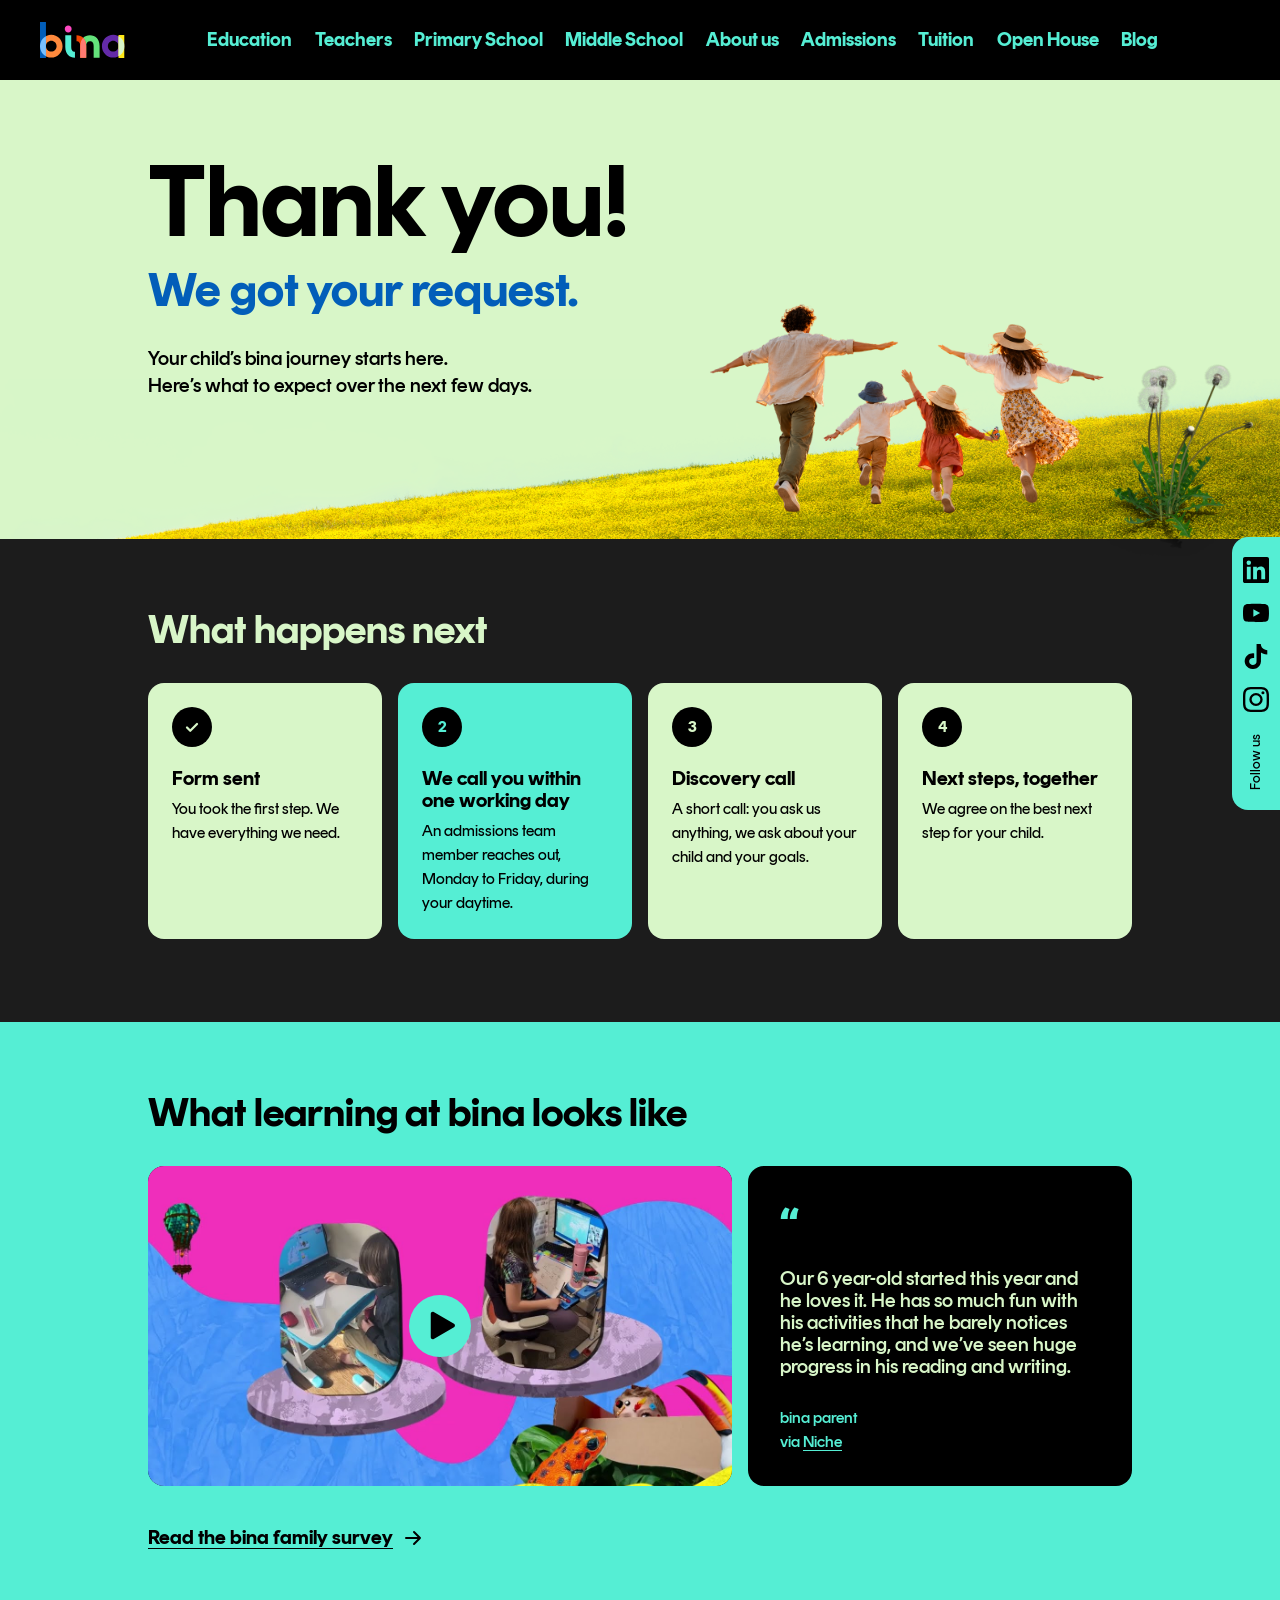
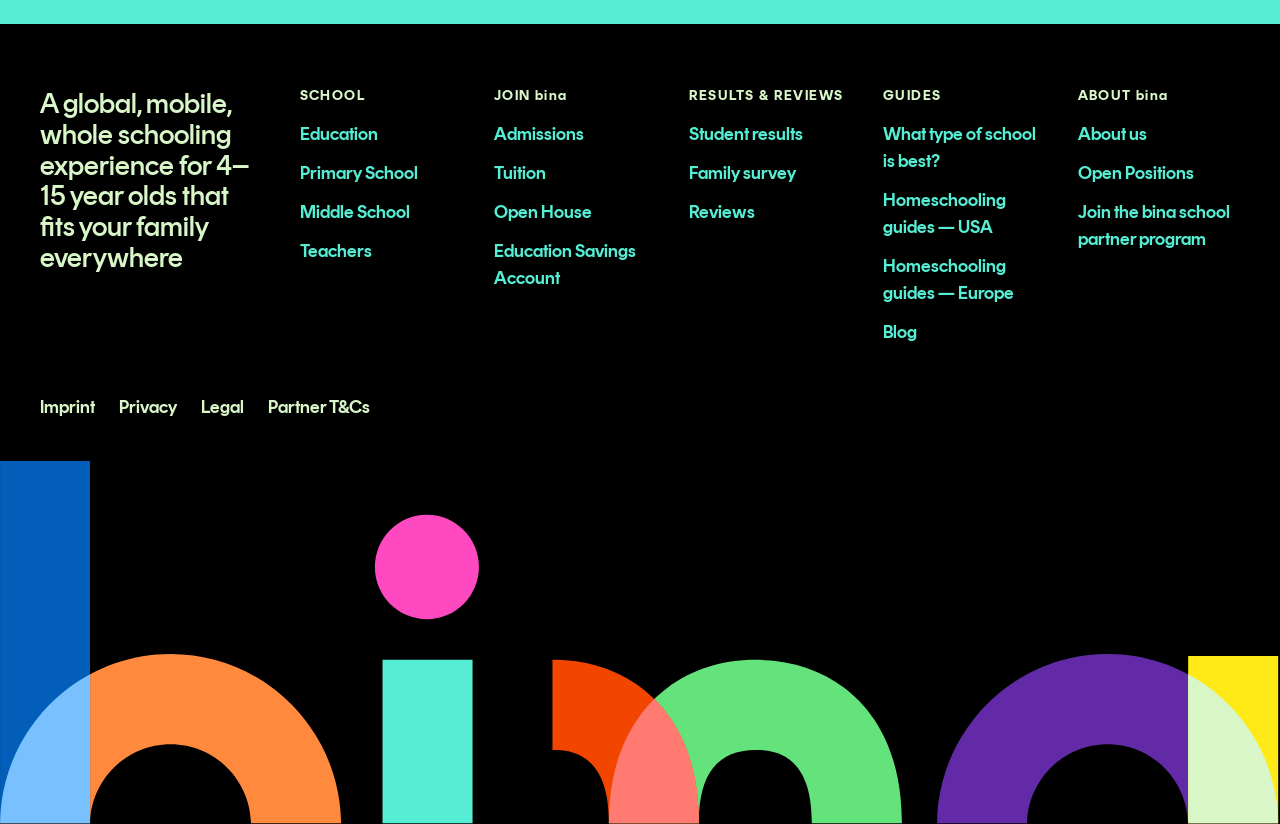
<file: thank-you/index.html>
<!DOCTYPE html><html lang="en"> <head><meta charset="utf-8"><meta name="viewport" content="width=device-width, initial-scale=1"><title>Thank you | bina</title><meta name="description" content="We got your request. Here’s what happens next with bina."><link rel="canonical" href="https://go.bina.school/thank-you"><meta name="robots" content="noindex, nofollow"><link rel="icon" type="image/png" href="../images/favicon.png"><meta property="og:title" content="Thank you | bina"><meta property="og:description" content="We got your request. Here’s what happens next with bina."><meta property="og:type" content="website"><meta property="og:url" content="https://go.bina.school/thank-you"><meta name="generator" content="Astro v6.4.8"><!-- Tracking parity with thebinaschool.com: same GTM container (CookieYes CMP + GA4
         live inside it), the main PostHog project 366401 via the e.thebinaschool.com
         proxy (session replay enabled after analytics consent), same first-touch attribution file. GTM
         uses the main site's deferred loader — they load after full page load + idle,
         or on first interaction, whichever comes first — so the consent banner never
         lands on the LCP critical path. Host-gated to bina domains so previews and local
         dev stay out of the metrics. Keep in sync with the main site's snippet.
         GTM loads first-party through Stape Custom Loader (sgtm.thebinaschool.com);
         the last argument is Stape's encoded form of GTM-M2HWS5K, not a GTM ID. --><script>
      (function (w, d, s, l, i) {
        if (/HeadlessChrome|ReactSnap/i.test(navigator.userAgent || '')) return;
        if (!/(^|\.)(thebinaschool\.com|bina\.school)$/.test((w.location || {}).hostname || '')) return;
        var loaded = false;
        function loadGtm() {
          if (loaded) return;
          loaded = true;
          w[l] = w[l] || [];
          w[l].push({ 'gtm.start': new Date().getTime(), event: 'gtm.js' });
          var f = d.getElementsByTagName(s)[0],
            j = d.createElement(s),
            dl = l != 'dataLayer' ? '&l=' + l : '';
          j.async = true;
          // Stape Cookie Keeper (User identifier: Stape User ID): Safari 16.4+ loads the
          // "kp" variant of the loader so Stape can restore ITP-expired GA/Ads cookies.
          // Same detection as Stape's generated snippet; all other browsers unchanged.
          var sv = /Version\/([0-9._]+)(.*Mobile)?.*Safari.*/.exec(navigator.userAgent || '');
          var ck = !!sv && parseFloat(sv[1]) >= 16.4;
          j.src = 'https://sgtm.thebinaschool.com/' + (ck ? '8bkrkpyjbnrubr' : '8bkryjbnrubr') + '.js?' + i;
          f.parentNode.insertBefore(j, f);
          ['pointerdown', 'touchstart', 'keydown', 'scroll'].forEach(function (t) {
            w.removeEventListener(t, loadGtm);
          });
        }
        ['pointerdown', 'touchstart', 'keydown', 'scroll'].forEach(function (t) {
          w.addEventListener(t, loadGtm, { once: true, passive: true });
        });
        // Fixed post-load delay, not requestIdleCallback (rIC on a settled page can wait
        // for the next real interaction, which may never come on a one-screen visit).
        if (d.readyState === 'complete') w.setTimeout(loadGtm, 5000);
        else w.addEventListener('load', function () { w.setTimeout(loadGtm, 5000); }, { once: true });
      })(window, document, 'script', 'dataLayer', '9yb=GwZINTovRzRAKiIhWylMD09QW0NIBgREBgoQEAcMCwoRChodAkwJFh8%3D');
    </script><script>
      /* Main PostHog project (366401, shared with thebinaschool.com and start.bina.school)
         through the first-party proxy e.thebinaschool.com. Tracking settings live in code,
         same object as the main site (bina-gtm notes/prd-posthog-health.md, Asana
         1220378866795306). CookieYes in shared GTM owns consent; only its resolved
         analytics boolean grants access. */
      (function () {
        if (/HeadlessChrome|ReactSnap/i.test(navigator.userAgent || '')) return;
        if (!/(^|\.)(thebinaschool\.com|bina\.school)$/.test(window.location.hostname || '')) return;
        var loading = false, sdkReady = false, initialized = false, capturing = false;
        function analyticsAllowed() {
          try {
            var consent = window.getCkyConsent();
            return !!(consent && consent.categories && consent.categories.analytics === true);
          } catch (error) {
            return false;
          }
        }
        function syncConsent() {
          if (!analyticsAllowed()) {
            if (capturing) {
              capturing = false;
              window.posthog.opt_out_capturing();
              window.posthog.stopSessionRecording();
            }
            return;
          }
          if (!sdkReady) {
            if (loading) return;
            loading = true;
            var script = document.createElement('script');
            script.type = 'text/javascript';
            script.crossOrigin = 'anonymous';
            script.async = true;
            script.src = 'https://e.thebinaschool.com/static/array.js';
            // Load the real SDK without the snippet's queued init or a second loader.
            // Its unloaded instance has no project until this fresh consent check.
            script.onload = function () {
              loading = false;
              sdkReady = !!(window.posthog && typeof window.posthog.init === 'function');
              if (sdkReady) syncConsent();
            };
            script.onerror = function () { loading = false; script.remove(); };
            var first = document.getElementsByTagName('script')[0];
            first.parentNode.insertBefore(script, first);
            return;
          }
          if (capturing) return;
          if (!initialized) {
            initialized = true;
            window.posthog.init('phc_u3t5aKtGXF9YSYkqSzJZCP8wpVtwFi9buiuN7BQRLCev', {
              api_host: 'https://e.thebinaschool.com',
              ui_host: 'https://us.posthog.com',
              defaults: '2026-01-30',
              person_profiles: 'identified_only',
              autocapture: true,
              capture_dead_clicks: false,
              capture_heatmaps: true,
              capture_performance: { network_timing: true, web_vitals: true },
              capture_exceptions: false,
              enable_recording_console_log: true,
              disable_surveys: true,
              session_recording: { maskAllInputs: true },
            });
          }
          window.posthog.opt_in_capturing();
          window.posthog.startSessionRecording();
          capturing = true;
        }
        document.addEventListener('cookieyes_banner_load', syncConsent);
        document.addEventListener('cookieyes_consent_update', syncConsent);
        syncConsent();
      })();
    </script><!-- First-touch attribution — a port of thebinaschool.com/attribution.js. Carries
         utm_*, gclid, fbclid and the partner ?ref= onto form CTAs, start.bina.school links
         and the HTTPS main-site homepage. --><script defer src="../attribution.js"></script><link rel="stylesheet" href="../_astro/BaseLayout.SauCMC2q.css"></head> <body> <nav class="theme-black sticky top-0 z-50 flex h-20 items-center justify-between px-5 sm:px-10"> <a href="https://thebinaschool.com" aria-label="bina — home"> <img src="../images/navbar-logo-2026.svg" alt="bina" width="147" height="62" class="h-9 w-auto"> </a>  <ul class="hidden flex-1 items-center justify-between px-[82px] xl:flex"> <li><a href="https://thebinaschool.com/education" class="nav-link font-display text-[19px] font-bold text-lagoon">Education</a></li><li><a href="https://thebinaschool.com/teachers" class="nav-link font-display text-[19px] font-bold text-lagoon">Teachers</a></li><li><a href="https://thebinaschool.com/primary-school" class="nav-link font-display text-[19px] font-bold text-lagoon">Primary School</a></li><li><a href="https://thebinaschool.com/middle-school" class="nav-link font-display text-[19px] font-bold text-lagoon">Middle School</a></li><li><a href="https://thebinaschool.com/about" class="nav-link font-display text-[19px] font-bold text-lagoon">About us</a></li><li><a href="https://thebinaschool.com/admissions" class="nav-link font-display text-[19px] font-bold text-lagoon">Admissions</a></li><li><a href="https://thebinaschool.com/tuition" class="nav-link font-display text-[19px] font-bold text-lagoon">Tuition</a></li><li><a href="https://thebinaschool.com/open-house" class="nav-link font-display text-[19px] font-bold text-lagoon">Open House</a></li><li><a href="https://thebinaschool.com/blog" class="nav-link font-display text-[19px] font-bold text-lagoon">Blog</a></li> </ul> <details class="main-nav-menu xl:hidden"> <summary aria-label="Menu" class="flex h-[29px] w-[37px] cursor-pointer list-none items-center justify-center"> <svg width="25" height="19" viewBox="0 0 25 19" aria-hidden="true" class="text-lagoon"><path d="M0 1.5h25M0 9.5h25M0 17.5h25" stroke="currentColor" stroke-width="3"></path></svg> </summary> <ul class="theme-black absolute inset-x-0 top-20 flex flex-col gap-4 px-5 pb-8 pt-4 sm:px-10"> <li><a href="https://thebinaschool.com/education" class="nav-link font-display text-title-sm font-bold text-lagoon">Education</a></li><li><a href="https://thebinaschool.com/teachers" class="nav-link font-display text-title-sm font-bold text-lagoon">Teachers</a></li><li><a href="https://thebinaschool.com/primary-school" class="nav-link font-display text-title-sm font-bold text-lagoon">Primary School</a></li><li><a href="https://thebinaschool.com/middle-school" class="nav-link font-display text-title-sm font-bold text-lagoon">Middle School</a></li><li><a href="https://thebinaschool.com/about" class="nav-link font-display text-title-sm font-bold text-lagoon">About us</a></li><li><a href="https://thebinaschool.com/admissions" class="nav-link font-display text-title-sm font-bold text-lagoon">Admissions</a></li><li><a href="https://thebinaschool.com/tuition" class="nav-link font-display text-title-sm font-bold text-lagoon">Tuition</a></li><li><a href="https://thebinaschool.com/open-house" class="nav-link font-display text-title-sm font-bold text-lagoon">Open House</a></li><li><a href="https://thebinaschool.com/blog" class="nav-link font-display text-title-sm font-bold text-lagoon">Blog</a></li> </ul> </details>  </nav> <main>   <section class="theme-mint relative h-[calc(281px+57.07vw)] overflow-x-clip sm:h-[495px] lg:h-[459px]"> <div class="pointer-events-none absolute bottom-0 left-[-99.73vw] w-[223.47vw] overflow-hidden sm:left-0 sm:h-[12.5vw] sm:w-full min-[1440px]:h-[180px]!" aria-hidden="true"> <div class="relative aspect-[838/138] w-full overflow-hidden min-[1440px]:aspect-auto! min-[1440px]:h-[237px]!"> <img src="../images/thank-you/grass.png" alt="" width="1920" height="1080" class="absolute left-0 top-[-197.91%] h-[297.91%] w-full max-w-none min-[1440px]:object-cover! min-[1440px]:object-bottom!"> </div> </div> <img src="../images/thank-you/family.png" alt="A family running across a meadow with their arms out like airplanes" width="984" height="656" class="pointer-events-none absolute left-[5.33vw] top-[281px] aspect-[3/2] w-[76.8vw] max-w-none object-cover sm:top-auto sm:bottom-[5px] sm:left-[44vw] sm:w-[45vw] lg:left-[55.35vw] lg:w-[31.04vw] min-[1440px]:left-[calc(50%+77px)]! min-[1440px]:w-[447px]!"> <div class="relative mx-auto max-w-5xl px-5 pt-14 lg:pt-[89px]"> <h1 class="flex flex-col gap-4 sm:gap-6"> <span class="text-[56px] leading-[44px] sm:text-[100px] sm:leading-[64px]">Thank you!</span> <span class="text-title-xl leading-[44px] text-hl sm:text-title-4xl sm:leading-[64px]">We got your request.</span> </h1> <p class="mt-4 max-w-[577px] text-pretty text-[18px] font-medium leading-[27px] sm:mt-6 sm:text-[20px]"> Your child’s bina journey starts here.<br class="hidden sm:inline"> Here’s what to expect over the next few days. </p> </div> </section>  <div class="relative z-10 h-0 overflow-x-clip" aria-hidden="true"> <div class="absolute left-[68.53vw] top-[-36.8vw] aspect-[135/164] w-[36vw] -scale-x-100 overflow-hidden sm:left-[84vw] sm:top-[-19vw] sm:aspect-[178/216] sm:w-[16vw] lg:left-[85.56vw] lg:top-[-13.68vw] lg:w-[12.36vw] min-[1440px]:left-[calc(50%+512px)]! min-[1440px]:top-[-197px]! min-[1440px]:w-[178px]!"> <img src="../images/thank-you/dandelion.png" alt="" width="455" height="480" class="absolute left-0 top-[-0.03%] h-[104.19%] w-[120.07%] max-w-none"> </div> </div>  <section class="theme-base overflow-x-clip"> <div class="mx-auto max-w-5xl px-5 pb-[72px] pt-14 lg:pb-[83px]"> <h2 class="pt-3 text-title-xl sm:text-title-3xl">What happens next</h2> <ol class="mt-8 grid gap-4 sm:grid-cols-2 lg:h-[256px] lg:grid-cols-4"> <li class="rounded-lg p-6 text-black min-h-[190px] bg-mint lg:min-h-0"> <div class="h-[60px] pb-5"> <span class="grid size-10 place-items-center rounded-full bg-black text-[16px] font-bold leading-6 text-mint"><svg role="img" aria-label="Done" width="20" height="20" viewBox="0 0 20 20" fill="none"><path d="M5 10.5l3.25 3.25L15 7" stroke="currentColor" stroke-width="2.25" stroke-linecap="round" stroke-linejoin="round"></path></svg></span> </div> <h3 class="pb-2 text-[20px] font-bold leading-[22px]">Form sent</h3> <p class="text-pretty text-body-lg"> You took the first step. We have everything we need. </p> </li><li class="rounded-lg p-6 text-black min-h-[220px] bg-lagoon lg:min-h-0"> <div class="h-[60px] pb-5"> <span class="grid size-10 place-items-center rounded-full bg-black text-[16px] font-bold leading-6 text-lagoon" aria-hidden="true">2</span> </div> <h3 class="pb-2 text-[20px] font-bold leading-[22px]">We call you within one working day</h3> <p class="text-pretty text-body-lg"> An admissions team member reaches out, Monday to Friday, during your daytime. </p> </li><li class="rounded-lg p-6 text-black min-h-[190px] bg-mint lg:min-h-0"> <div class="h-[60px] pb-5"> <span class="grid size-10 place-items-center rounded-full bg-black text-[16px] font-bold leading-6 text-mint" aria-hidden="true">3</span> </div> <h3 class="pb-2 text-[20px] font-bold leading-[22px]">Discovery call</h3> <p class="text-pretty text-body-lg"> A short call: you ask us anything, we ask about your child and your goals. </p> </li><li class="rounded-lg p-6 text-black min-h-[190px] bg-mint lg:min-h-0"> <div class="h-[60px] pb-5"> <span class="grid size-10 place-items-center rounded-full bg-black text-[16px] font-bold leading-6 text-mint" aria-hidden="true">4</span> </div> <h3 class="pb-2 text-[20px] font-bold leading-[22px]">Next steps, together</h3> <p class="text-pretty text-body-lg"> We agree on the best next step for your child. </p> </li> </ol> </div> </section>  <section class="theme-lagoon"> <div class="mx-auto max-w-5xl px-5 pb-14 pt-14 lg:pb-[72px]"> <h2 class="text-title-xl sm:text-title-3xl lg:pt-3">What learning at bina looks like</h2> <div class="-mx-1 lg:mx-0"> <div class="mt-8 grid gap-4 lg:grid-cols-5 lg:grid-rows-[320px]"> <a href="https://www.youtube.com/watch?v=hcZdfA3Piko" target="_blank" rel="noopener noreferrer" aria-label="Watch “One Ordinary Day at bina” on YouTube" class="no-underline relative block aspect-[343/193] overflow-hidden rounded-lg bg-black lg:col-span-3 lg:aspect-auto lg:h-full"> <img src="../images/thank-you/video-poster.jpg" alt="" width="1280" height="720" loading="lazy" class="absolute inset-0 h-full w-full object-cover"> <!-- Play button: an SVG, not a play character, which iPhones draw as a grey emoji (Lorraine, 2026-11-17). --> <svg class="absolute left-1/2 top-1/2 size-[62px] -translate-x-1/2 -translate-y-1/2" width="62" height="62" viewBox="0 0 62 62" fill="none" aria-hidden="true"><circle cx="31" cy="31" r="31" fill="#55EED4"></circle><path d="M45 28.7679C46.3333 29.5378 46.3333 31.4622 45 32.232L24.75 43.9234C23.4167 44.6932 21.75 43.7309 21.75 42.1913L21.75 18.8087C21.75 17.2691 23.4167 16.3068 24.75 17.0766L45 28.7679Z" fill="black"></path></svg> </a> <figure class="flex flex-col gap-8 rounded-lg bg-black p-8 lg:col-span-2 lg:gap-0 lg:justify-between"> <blockquote> <p class="h-[69px] pb-4 text-[48px] font-bold leading-[52.8px] text-lagoon" aria-hidden="true">“</p> <p class="text-[20px] font-medium leading-[22px] text-mint">Our 6 year-old started this year and he loves it. He has so much fun with his activities that he barely notices he’s learning, and we’ve seen huge progress in his reading and writing.</p> </blockquote> <figcaption class="text-body-lg font-medium text-lagoon"> bina parent<br>
via <a href="https://www.niche.com/k12/bina-claymont-de/reviews/" target="_blank" rel="noopener noreferrer">Niche</a> </figcaption> </figure> </div> <a href="../family-survey/index.html" class="mt-8 inline-flex items-start gap-2 text-[20px] font-bold leading-[22px] text-black lg:mt-10"> Read the bina family survey <svg width="24" height="24" viewBox="0 0 24 24" fill="none" aria-hidden="true"><path d="M5 12h14M13 6l6 6-6 6" stroke="currentColor" stroke-width="2" stroke-linecap="round" stroke-linejoin="round"></path></svg> </a> </div> </div> </section>  </main> <!-- Footer (Zeyu, 2026-11-06): the main site's grouped footer — tagline column, one column per
         group (2 on phones, 3 from 640px, tagline + 5 from 1024px), the legal links in one row above
         the peeking logo (no divider line), and the Follow-us rail. Black / mint / lagoon: mint
         tagline, group titles and legal links (the old purple), lagoon group links (the old
         turquoise). -->
    <footer class="theme-black relative z-10 overflow-hidden pt-12 md:pt-16 mt-0"> <div class="px-5 sm:px-10 min-[1120px]:pr-24"> <div class="mb-10 grid grid-cols-2 gap-x-6 gap-y-10 sm:grid-cols-3 sm:gap-x-8 md:mb-12 lg:grid-cols-[1.4fr_repeat(5,minmax(0,1fr))]"> <p class="col-span-2 font-display text-title-md font-medium text-mint sm:col-span-3 lg:col-span-1 xl:text-title-lg xl:font-medium">
A global, mobile, whole schooling experience for 4–15 year olds that fits your family everywhere
</p> <nav aria-label="School"> <h2 class="mb-4 font-display text-label uppercase text-mint"><span>School</span></h2> <ul class="flex flex-col gap-3"> <li> <a href="https://thebinaschool.com/education" class="footer-link font-display text-body-lg font-semibold text-lagoon xl:text-body-xl">Education</a> </li><li> <a href="https://thebinaschool.com/primary-school" class="footer-link font-display text-body-lg font-semibold text-lagoon xl:text-body-xl">Primary School</a> </li><li> <a href="https://thebinaschool.com/middle-school" class="footer-link font-display text-body-lg font-semibold text-lagoon xl:text-body-xl">Middle School</a> </li><li> <a href="https://thebinaschool.com/teachers" class="footer-link font-display text-body-lg font-semibold text-lagoon xl:text-body-xl">Teachers</a> </li> </ul> </nav><nav aria-label="Join bina"> <h2 class="mb-4 font-display text-label uppercase text-mint"><span>Join <span class="normal-case">bina</span></span></h2> <ul class="flex flex-col gap-3"> <li> <a href="https://thebinaschool.com/admissions" class="footer-link font-display text-body-lg font-semibold text-lagoon xl:text-body-xl">Admissions</a> </li><li> <a href="https://thebinaschool.com/tuition" class="footer-link font-display text-body-lg font-semibold text-lagoon xl:text-body-xl">Tuition</a> </li><li> <a href="https://thebinaschool.com/open-house" class="footer-link font-display text-body-lg font-semibold text-lagoon xl:text-body-xl">Open House</a> </li><li> <a href="../esa/index.html" class="footer-link font-display text-body-lg font-semibold text-lagoon xl:text-body-xl">Education Savings Account</a> </li> </ul> </nav><nav aria-label="Results &amp; reviews"> <h2 class="mb-4 font-display text-label uppercase text-mint"><span>Results &amp; reviews</span></h2> <ul class="flex flex-col gap-3"> <li> <a href="../student-results/index.html" class="footer-link font-display text-body-lg font-semibold text-lagoon xl:text-body-xl">Student results</a> </li><li> <a href="../family-survey/index.html" class="footer-link font-display text-body-lg font-semibold text-lagoon xl:text-body-xl">Family survey</a> </li><li> <a href="../reviews/index.html" class="footer-link font-display text-body-lg font-semibold text-lagoon xl:text-body-xl">Reviews</a> </li> </ul> </nav><nav aria-label="Guides"> <h2 class="mb-4 font-display text-label uppercase text-mint"><span>Guides</span></h2> <ul class="flex flex-col gap-3"> <li> <a href="https://thebinaschool.com/what-type-of-school-is-best" class="footer-link font-display text-body-lg font-semibold text-lagoon xl:text-body-xl">What type of school is best?</a> </li><li> <a href="https://thebinaschool.com/homeschooling-guides" class="footer-link font-display text-body-lg font-semibold text-lagoon xl:text-body-xl">Homeschooling guides — USA</a> </li><li> <a href="https://thebinaschool.com/homeschooling-guides-europe" class="footer-link font-display text-body-lg font-semibold text-lagoon xl:text-body-xl">Homeschooling guides — Europe</a> </li><li> <a href="https://thebinaschool.com/blog" class="footer-link font-display text-body-lg font-semibold text-lagoon xl:text-body-xl">Blog</a> </li> </ul> </nav><nav aria-label="About bina"> <h2 class="mb-4 font-display text-label uppercase text-mint"><span>About <span class="normal-case">bina</span></span></h2> <ul class="flex flex-col gap-3"> <li> <a href="https://thebinaschool.com/about" class="footer-link font-display text-body-lg font-semibold text-lagoon xl:text-body-xl">About us</a> </li><li> <a href="https://thebinaschool.com/careers" class="footer-link font-display text-body-lg font-semibold text-lagoon xl:text-body-xl">Open Positions</a> </li><li> <a href="https://form.thebinaschool.com/new-partner" target="_blank" rel="noopener noreferrer" class="footer-link font-display text-body-lg font-semibold text-lagoon xl:text-body-xl">Join the bina school partner program</a> </li> </ul> </nav> </div> <ul class="mb-8 flex flex-wrap gap-x-6 gap-y-2 md:mb-10"> <li> <a href="https://thebinaschool.com/imprint" class="footer-link font-display text-body-lg font-semibold text-mint xl:text-body-xl">Imprint</a> </li><li> <a href="https://thebinaschool.com/privacy" class="footer-link font-display text-body-lg font-semibold text-mint xl:text-body-xl">Privacy</a> </li><li> <a href="https://thebinaschool.com/legal" class="footer-link font-display text-body-lg font-semibold text-mint xl:text-body-xl">Legal</a> </li><li> <a href="https://thebinaschool.com/partner-program-terms" class="footer-link font-display text-body-lg font-semibold text-mint xl:text-body-xl">Partner T&amp;Cs</a> </li> </ul>  </div> <img src="../images/peeking-logo.svg" decoding="async" alt="bina" width="440" height="125" class="block h-auto w-full"> </footer>

    <!-- Right-edge "Follow us" rail, tablet and up — same as the main site, on lagoon. -->
    <aside aria-label="Follow us on social media" class="fixed bottom-[10%] right-0 z-[900] hidden flex-col items-center gap-[1.1rem] rounded-l-lg bg-lagoon px-[0.7rem] py-5 min-[1120px]:flex"> <a href="https://www.linkedin.com/company/thebinaschool" target="_blank" rel="noopener noreferrer" aria-label="LinkedIn" class="block transition-transform duration-200 ease-out hover:scale-110"> <img src="../images/social/linkedin.svg" alt="" aria-hidden="true" width="26" height="26" class="h-[1.6rem] w-[1.6rem] object-contain"> </a><a href="https://www.youtube.com/@thebinaschool3759" target="_blank" rel="noopener noreferrer" aria-label="YouTube" class="block transition-transform duration-200 ease-out hover:scale-110"> <img src="../images/social/youtube.svg" alt="" aria-hidden="true" width="26" height="26" class="h-[1.6rem] w-[1.6rem] object-contain"> </a><a href="https://www.tiktok.com/@bina.school" target="_blank" rel="noopener noreferrer" aria-label="TikTok" class="block transition-transform duration-200 ease-out hover:scale-110"> <img src="../images/social/tiktok.svg" alt="" aria-hidden="true" width="26" height="26" class="h-[1.6rem] w-[1.6rem] object-contain"> </a><a href="https://www.instagram.com/thebinaschool" target="_blank" rel="noopener noreferrer" aria-label="Instagram" class="block transition-transform duration-200 ease-out hover:scale-110"> <img src="../images/social/instagram.svg" alt="" aria-hidden="true" width="26" height="26" class="h-[1.6rem] w-[1.6rem] object-contain"> </a> <span class="mt-1 rotate-180 font-display text-body-md leading-none text-black [writing-mode:vertical-rl]">Follow us</span> </aside> </body></html>
</file>
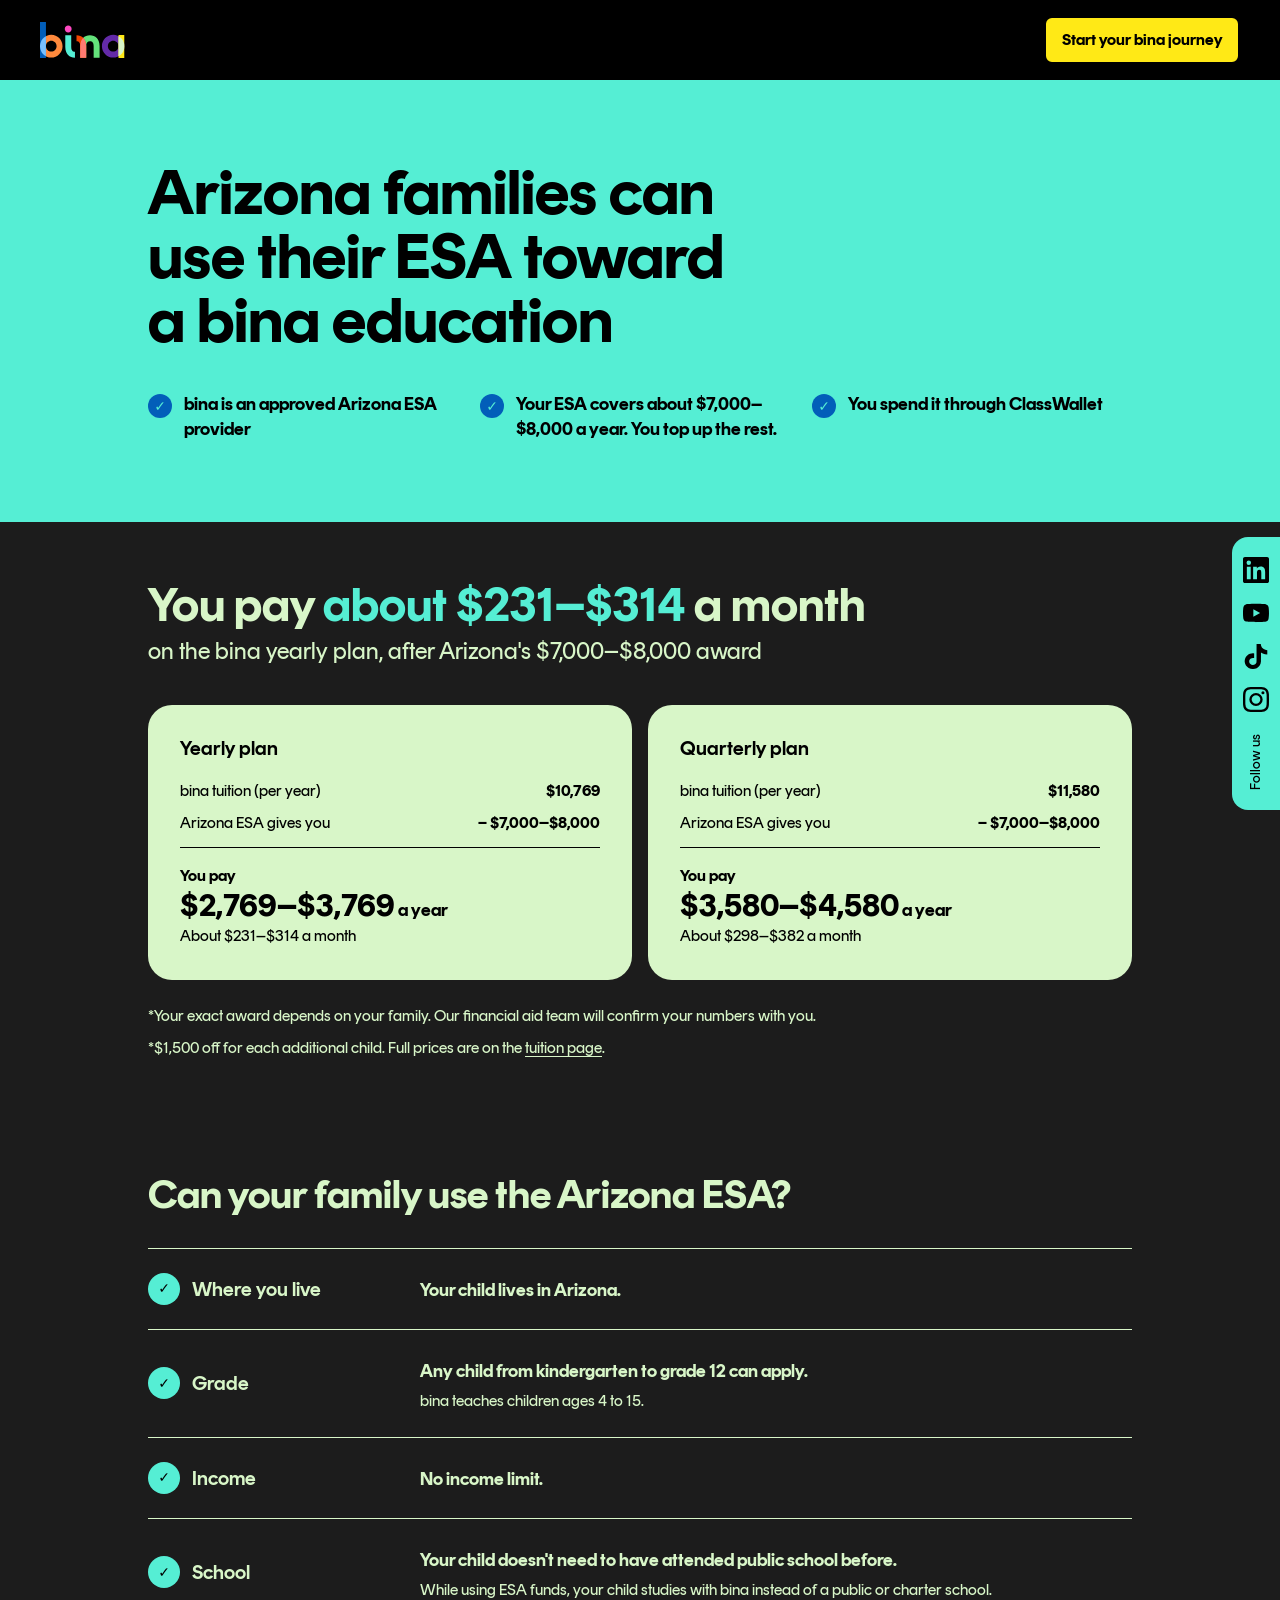
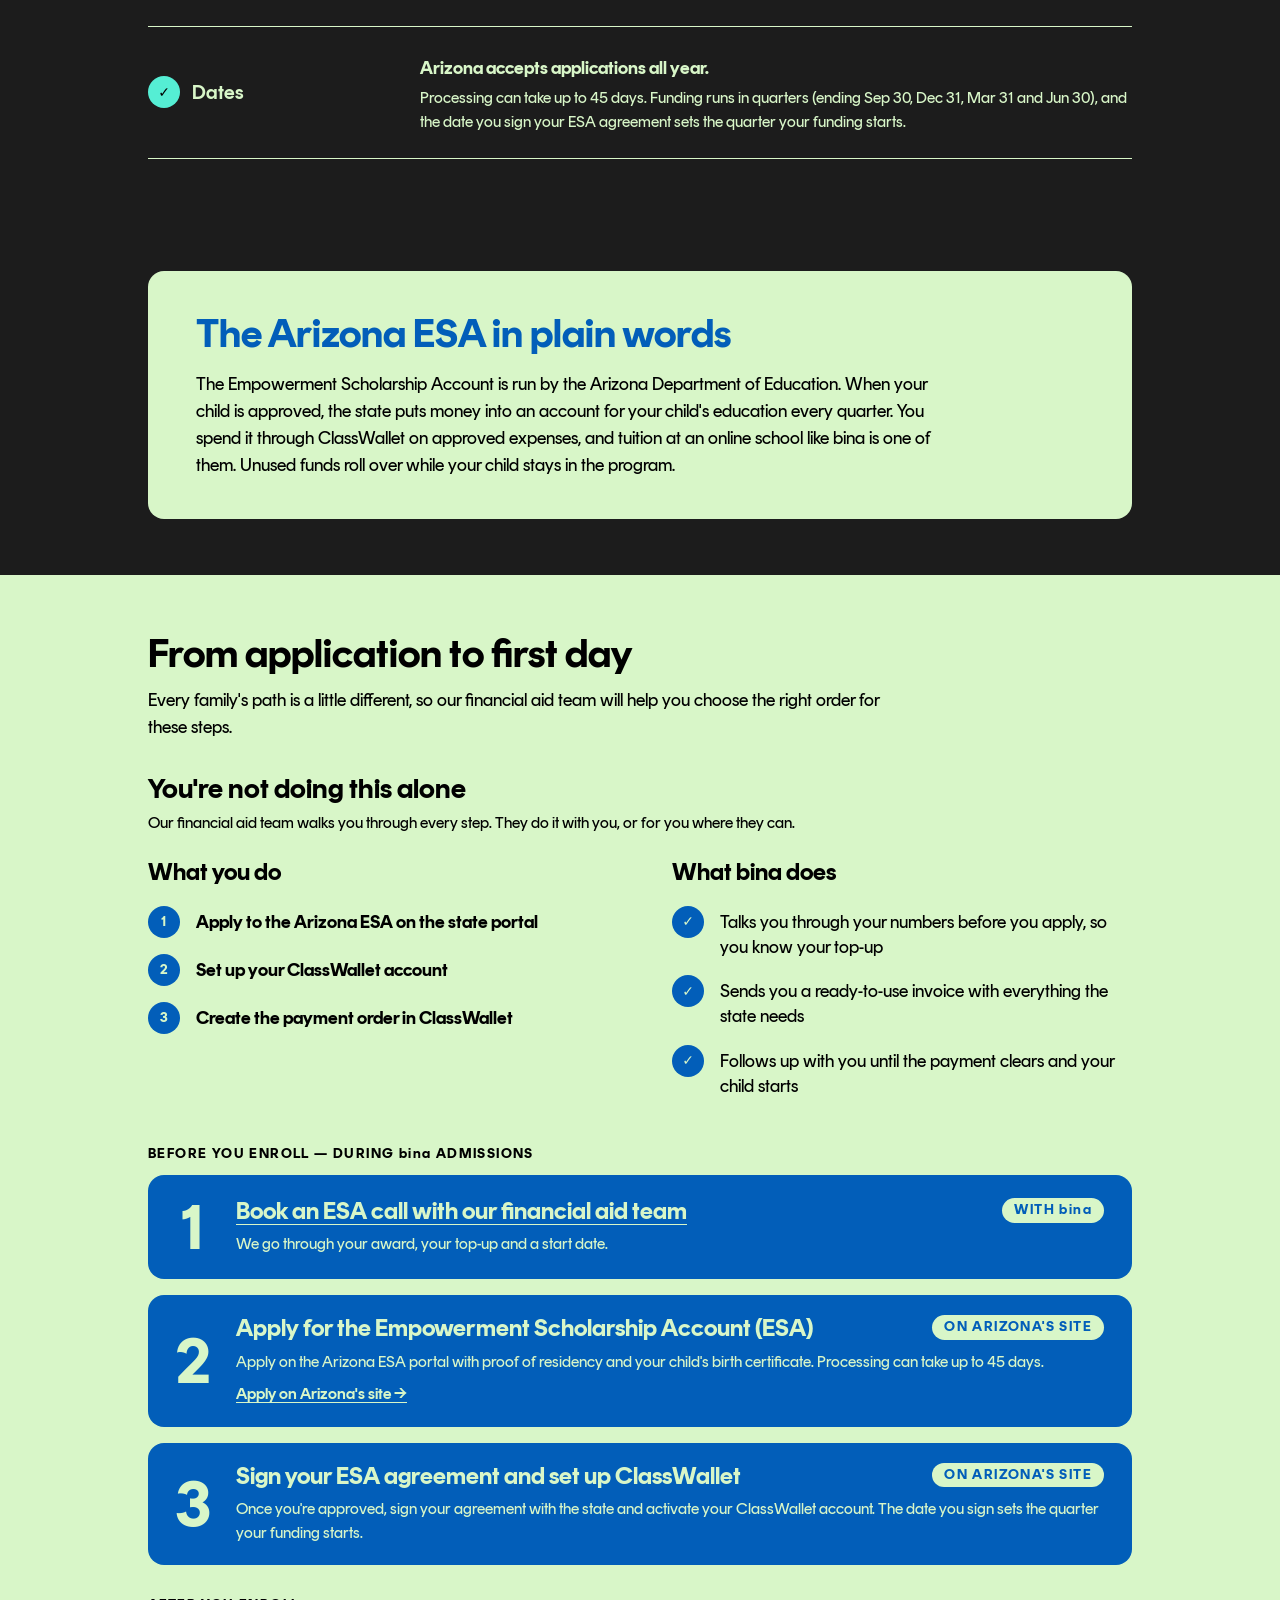
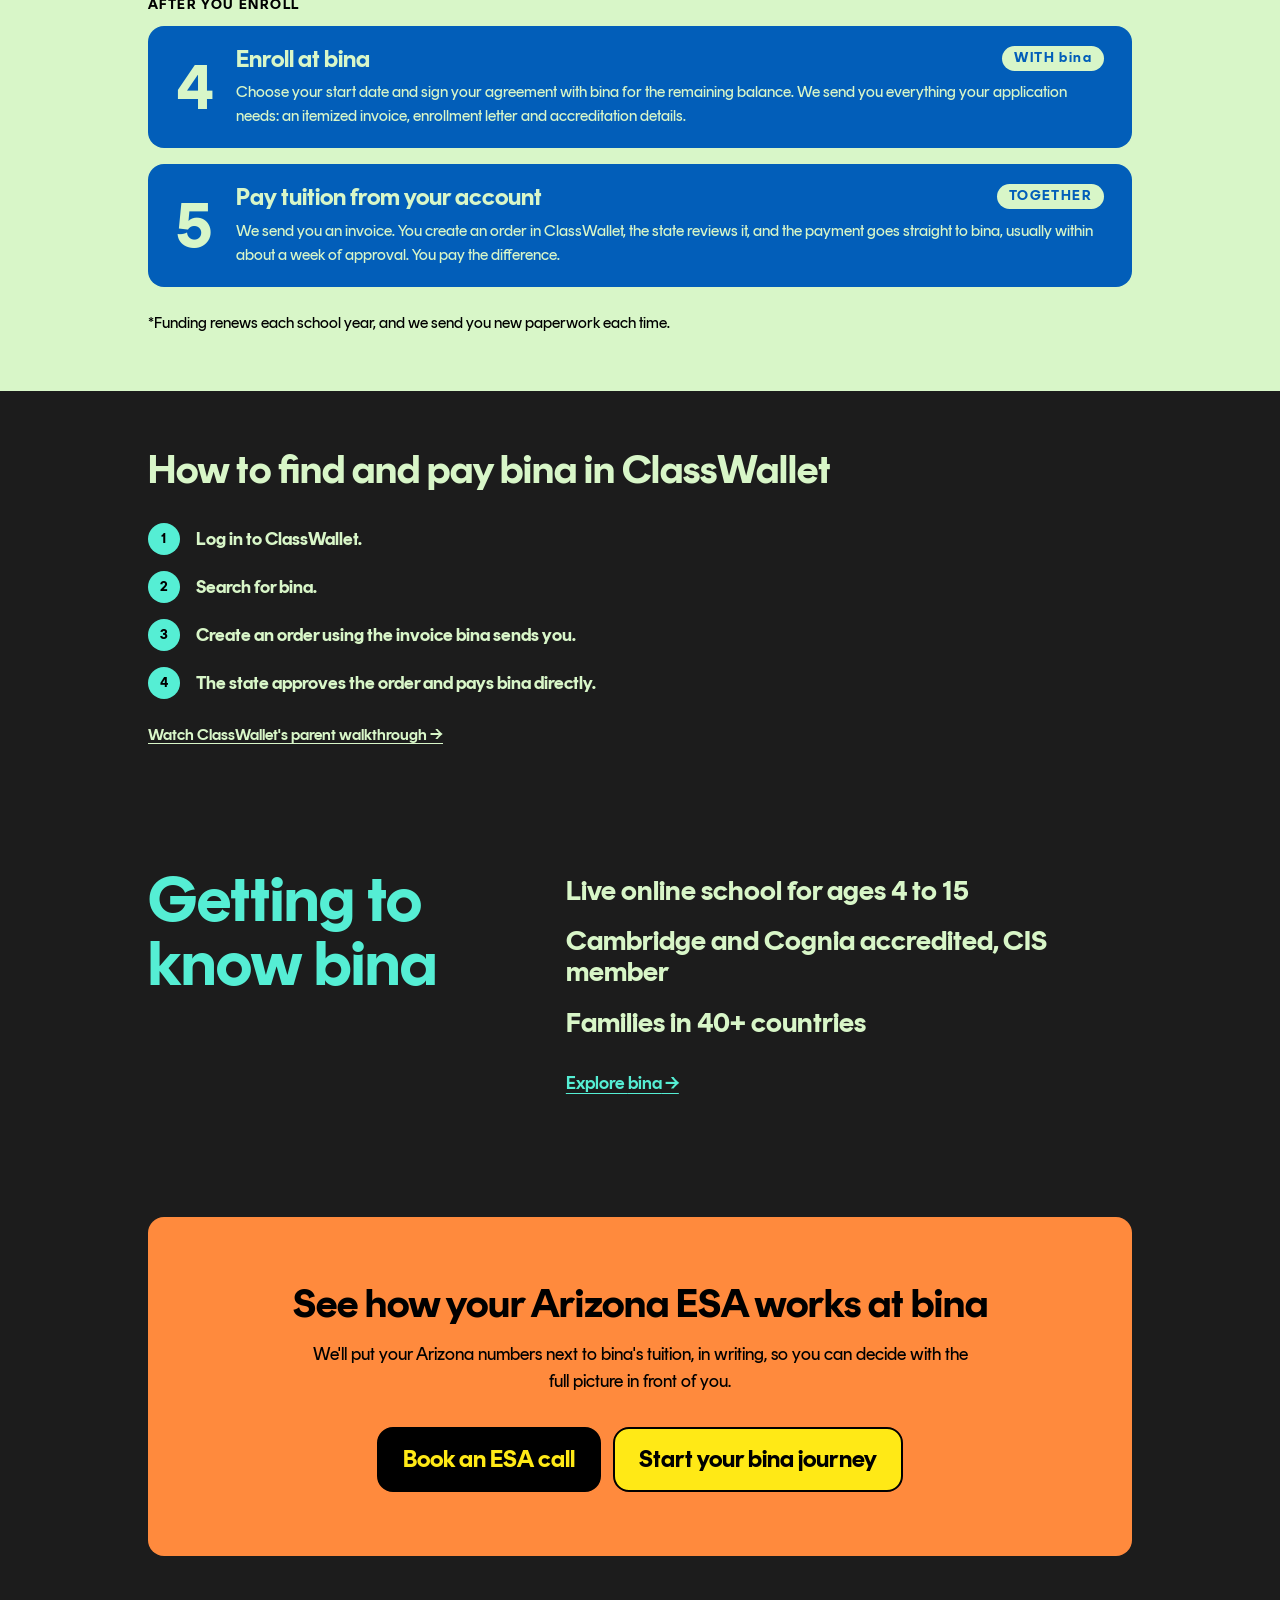
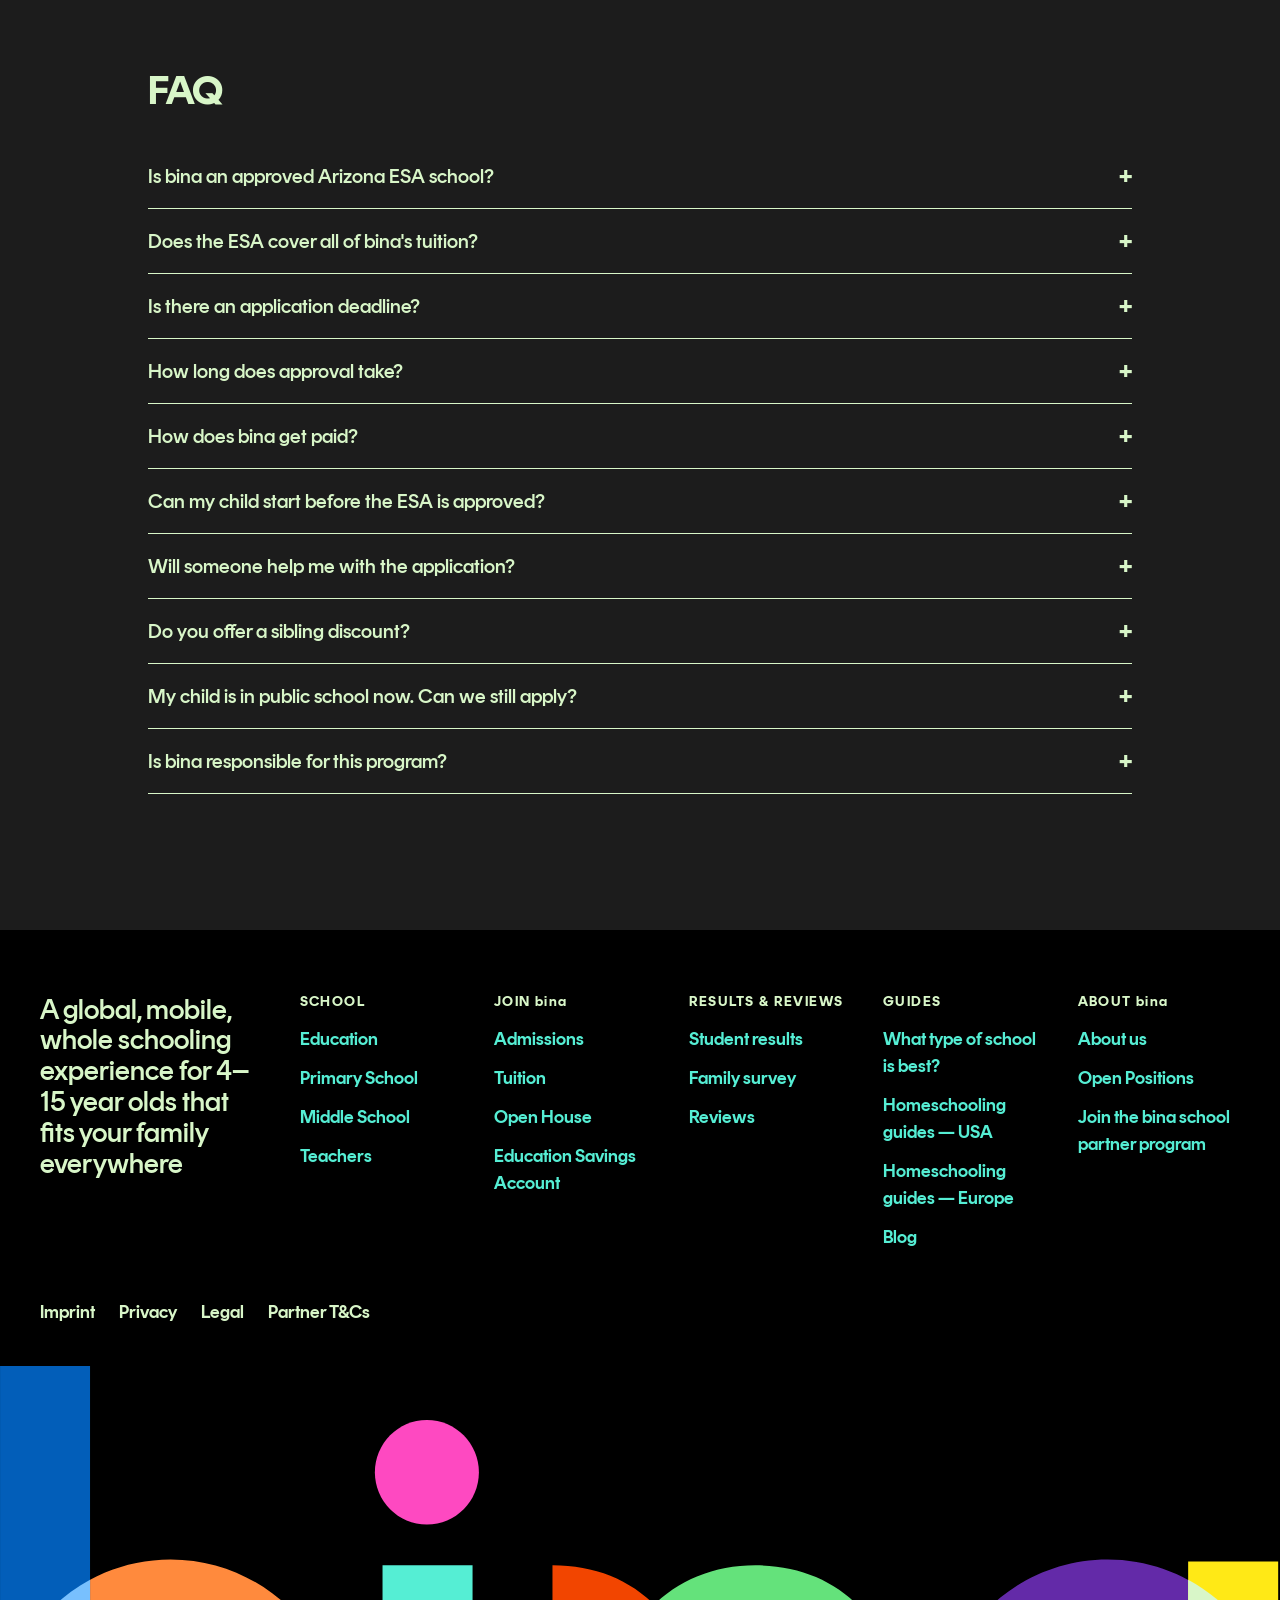
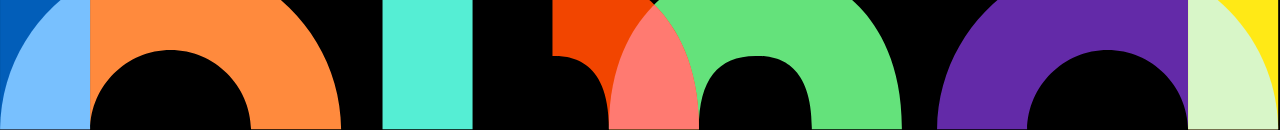
<file: esa/arizona/index.html>
<!DOCTYPE html><html lang="en"> <head><meta name="robots" content="noindex, nofollow"><meta charset="utf-8"><meta name="viewport" content="width=device-width, initial-scale=1"><title>ESA-Approved Online School in Arizona | bina</title><meta name="description" content="bina is an approved Arizona ESA provider — a live online school for ages 4 to 15, with classes of 12 or fewer. Use your $7,000–$8,000 ESA toward tuition."><link rel="canonical" href="https://go.bina.school/esa/arizona"><link rel="icon" type="image/png" href="../../images/favicon.png"><meta property="og:title" content="ESA-Approved Online School in Arizona | bina"><meta property="og:description" content="bina is an approved Arizona ESA provider — a live online school for ages 4 to 15, with classes of 12 or fewer. Use your $7,000–$8,000 ESA toward tuition."><meta property="og:type" content="website"><meta property="og:url" content="https://go.bina.school/esa/arizona"><meta name="generator" content="Astro v6.4.8"><!-- Tracking parity with thebinaschool.com: same GTM container (CookieYes CMP + GA4
         live inside it), a dedicated PostHog project for go.bina.school (session replay
         enabled after analytics consent), same first-touch attribution file. GTM
         uses the main site's deferred loader — they load after full page load + idle,
         or on first interaction, whichever comes first — so the consent banner never
         lands on the LCP critical path. Host-gated to bina domains so previews and local
         dev stay out of the metrics. Keep in sync with the main site's snippet.
         GTM loads first-party through Stape Custom Loader (sgtm.thebinaschool.com);
         the last argument is Stape's encoded form of GTM-M2HWS5K, not a GTM ID. --><script>
      (function (w, d, s, l, i) {
        if (/HeadlessChrome|ReactSnap/i.test(navigator.userAgent || '')) return;
        if (!/(^|\.)(thebinaschool\.com|bina\.school)$/.test((w.location || {}).hostname || '')) return;
        var loaded = false;
        function loadGtm() {
          if (loaded) return;
          loaded = true;
          w[l] = w[l] || [];
          w[l].push({ 'gtm.start': new Date().getTime(), event: 'gtm.js' });
          var f = d.getElementsByTagName(s)[0],
            j = d.createElement(s),
            dl = l != 'dataLayer' ? '&l=' + l : '';
          j.async = true;
          j.src = 'https://sgtm.thebinaschool.com/8bkryjbnrubr.js?' + i;
          f.parentNode.insertBefore(j, f);
          ['pointerdown', 'touchstart', 'keydown', 'scroll'].forEach(function (t) {
            w.removeEventListener(t, loadGtm);
          });
        }
        ['pointerdown', 'touchstart', 'keydown', 'scroll'].forEach(function (t) {
          w.addEventListener(t, loadGtm, { once: true, passive: true });
        });
        // Fixed post-load delay, not requestIdleCallback (rIC on a settled page can wait
        // for the next real interaction, which may never come on a one-screen visit).
        if (d.readyState === 'complete') w.setTimeout(loadGtm, 5000);
        else w.addEventListener('load', function () { w.setTimeout(loadGtm, 5000); }, { once: true });
      })(window, document, 'script', 'dataLayer', '9yb=GwZINTovRzRAKiIhWylMD09QW0NIBgREBgoQEAcMCwoRChodAkwJFh8%3D');
    </script><script>
      /* Dedicated go PostHog project and existing replay settings. CookieYes in
         shared GTM owns consent; only its resolved analytics boolean grants access. */
      (function () {
        if (/HeadlessChrome|ReactSnap/i.test(navigator.userAgent || '')) return;
        if (!/(^|\.)(thebinaschool\.com|bina\.school)$/.test(window.location.hostname || '')) return;
        var loading = false, sdkReady = false, initialized = false, capturing = false;
        function analyticsAllowed() {
          try {
            var consent = window.getCkyConsent();
            return !!(consent && consent.categories && consent.categories.analytics === true);
          } catch (error) {
            return false;
          }
        }
        function syncConsent() {
          if (!analyticsAllowed()) {
            if (capturing) {
              capturing = false;
              window.posthog.opt_out_capturing();
              window.posthog.stopSessionRecording();
            }
            return;
          }
          if (!sdkReady) {
            if (loading) return;
            loading = true;
            var script = document.createElement('script');
            script.type = 'text/javascript';
            script.crossOrigin = 'anonymous';
            script.async = true;
            script.src = 'https://us-assets.i.posthog.com/static/array.js';
            // Load the real SDK without the snippet's queued init or a second loader.
            // Its unloaded instance has no project until this fresh consent check.
            script.onload = function () {
              loading = false;
              sdkReady = !!(window.posthog && typeof window.posthog.init === 'function');
              if (sdkReady) syncConsent();
            };
            script.onerror = function () { loading = false; script.remove(); };
            var first = document.getElementsByTagName('script')[0];
            first.parentNode.insertBefore(script, first);
            return;
          }
          if (capturing) return;
          if (!initialized) {
            initialized = true;
            window.posthog.init('phc_D4SErijz7JBzQTuzsJGdYQcKUB3LZxZoqBsBJSn8TQH4', {
              api_host: 'https://us.i.posthog.com',
              defaults: '2026-01-30',
            });
          }
          window.posthog.opt_in_capturing();
          window.posthog.startSessionRecording();
          capturing = true;
        }
        document.addEventListener('cookieyes_banner_load', syncConsent);
        document.addEventListener('cookieyes_consent_update', syncConsent);
        syncConsent();
      })();
    </script><!-- First-touch attribution — a port of thebinaschool.com/attribution.js. Carries
         utm_*, gclid, fbclid and the partner ?ref= onto form CTAs, start.bina.school links
         and the HTTPS main-site homepage. --><script defer src="../../attribution.js"></script><link rel="stylesheet" href="../../_astro/BaseLayout.B7liEEms.css"></head> <body> <nav class="theme-black sticky top-0 z-50 flex h-20 items-center justify-between px-5 sm:px-10"> <a href="https://thebinaschool.com" aria-label="bina — home"> <img src="../../images/navbar-logo-2026.svg" alt="bina" width="147" height="62" class="h-9 w-auto"> </a> <a href="https://form.thebinaschool.com/new" class="btn-bina btn-sm">Start your bina journey</a> </nav> <main>   <header class="theme-lagoon"> <div class="mx-auto max-w-5xl px-5 py-14 sm:py-20"> <!-- No badge above the title (Zeyu, 2026-11-10: removed from every ESA page). --> <h1 class="mb-10 max-w-3xl text-title-3xl sm:text-display-sm"> Arizona families can use their ESA toward a bina education </h1>   <ul class="grid gap-3 sm:grid-cols-3"> <li class="flex items-start gap-3"> <span class="mt-0.5 grid h-6 w-6 flex-none place-items-center rounded-full bg-deep-ocean font-display text-body-md font-bold text-lagoon" aria-hidden="true">
✓
</span> <span class="font-display font-bold leading-snug">bina is an approved Arizona ESA provider</span> </li><li class="flex items-start gap-3"> <span class="mt-0.5 grid h-6 w-6 flex-none place-items-center rounded-full bg-deep-ocean font-display text-body-md font-bold text-lagoon" aria-hidden="true">
✓
</span> <span class="font-display font-bold leading-snug">Your ESA covers about $7,000–$8,000 a year. You top up the rest.</span> </li><li class="flex items-start gap-3"> <span class="mt-0.5 grid h-6 w-6 flex-none place-items-center rounded-full bg-deep-ocean font-display text-body-md font-bold text-lagoon" aria-hidden="true">
✓
</span> <span class="font-display font-bold leading-snug">You spend it through ClassWallet</span> </li> </ul> </div> </header>  <section class="theme-base"> <div class="mx-auto max-w-5xl px-5 py-14">  <h2 class="font-display text-title-2xl font-bold sm:text-title-4xl">
You pay <span class="text-hl">about $231–$314</span> a month
</h2> <p class="mt-2 font-display text-title-md font-normal"><span>on the <span class="normal-case">bina</span> yearly plan, after Arizona&#39;s $7,000–$8,000 award</span></p>  <div class="mt-10 grid gap-4 md:grid-cols-2"> <div class="card-bina-mint p-6 sm:p-8"> <p class="mb-5 font-display text-title-sm">Yearly plan</p> <dl class="grid gap-2 text-body-lg"> <div class="flex items-baseline justify-between gap-4"> <dt><span class="normal-case">bina</span> tuition (per year)</dt> <dd class="text-right font-display font-bold">$10,769</dd> </div> <div class="flex items-baseline justify-between gap-4 border-b border-black pb-3"> <dt>Arizona ESA gives you</dt> <dd class="text-right font-display font-bold">− $7,000–$8,000</dd> </div> <div class="pt-2"> <dt class="font-display font-bold">You pay</dt> <dd> <span class="block font-display text-title-xl font-bold"> $2,769–$3,769<span class="text-body-xl"> a year</span> </span> <span class="block">About $231–$314 a month</span> </dd> </div> </dl> </div><div class="card-bina-mint p-6 sm:p-8"> <p class="mb-5 font-display text-title-sm">Quarterly plan</p> <dl class="grid gap-2 text-body-lg"> <div class="flex items-baseline justify-between gap-4"> <dt><span class="normal-case">bina</span> tuition (per year)</dt> <dd class="text-right font-display font-bold">$11,580</dd> </div> <div class="flex items-baseline justify-between gap-4 border-b border-black pb-3"> <dt>Arizona ESA gives you</dt> <dd class="text-right font-display font-bold">− $7,000–$8,000</dd> </div> <div class="pt-2"> <dt class="font-display font-bold">You pay</dt> <dd> <span class="block font-display text-title-xl font-bold"> $3,580–$4,580<span class="text-body-xl"> a year</span> </span> <span class="block">About $298–$382 a month</span> </dd> </div> </dl> </div> </div> <!-- Second table: families applying during the school year (West Virginia): the same mint card. -->  <div class="mt-6 grid gap-2"> <p class="text-body-lg text-mint">
*<span>Your exact award depends on your family. Our financial aid team will confirm your numbers with you.</span> </p><p class="text-body-lg text-mint">
*<span>$1,500 off for each additional child. Full prices are on the </span><a href="https://thebinaschool.com/tuition">tuition page</a>. </p> </div> </div> </section>  <section class="theme-base"> <div class="mx-auto max-w-5xl px-5 py-14"> <h2 class="mb-8 text-title-xl sm:text-title-3xl">Can your family use the Arizona ESA?</h2> <!-- A checklist, not cards: one row per condition, ✓ + label on the left, and the
               first sentence (the answer) in bold so a scanner gets it without reading on. --> <dl class="border-t border-line"> <div class="grid gap-x-8 gap-y-2 border-b border-line py-6 sm:grid-cols-[15rem_1fr]"> <dt class="flex items-center gap-3 font-display text-title-sm"> <span class="grid h-8 w-8 flex-none place-items-center rounded-full bg-lagoon font-display text-body-md font-bold text-black" aria-hidden="true">✓</span> Where you live </dt> <dd class="text-body-lg sm:pt-1"> <strong class="block font-display text-body-xl font-bold"><span>Your child lives in Arizona.</span></strong>  </dd> </div><div class="grid gap-x-8 gap-y-2 border-b border-line py-6 sm:grid-cols-[15rem_1fr]"> <dt class="flex items-center gap-3 font-display text-title-sm"> <span class="grid h-8 w-8 flex-none place-items-center rounded-full bg-lagoon font-display text-body-md font-bold text-black" aria-hidden="true">✓</span> Grade </dt> <dd class="text-body-lg sm:pt-1"> <strong class="block font-display text-body-xl font-bold"><span>Any child from kindergarten to grade 12 can apply.</span></strong> <span class="mt-1 block"><span><span class="normal-case">bina</span> teaches children ages 4 to 15.</span></span> </dd> </div><div class="grid gap-x-8 gap-y-2 border-b border-line py-6 sm:grid-cols-[15rem_1fr]"> <dt class="flex items-center gap-3 font-display text-title-sm"> <span class="grid h-8 w-8 flex-none place-items-center rounded-full bg-lagoon font-display text-body-md font-bold text-black" aria-hidden="true">✓</span> Income </dt> <dd class="text-body-lg sm:pt-1"> <strong class="block font-display text-body-xl font-bold"><span>No income limit.</span></strong>  </dd> </div><div class="grid gap-x-8 gap-y-2 border-b border-line py-6 sm:grid-cols-[15rem_1fr]"> <dt class="flex items-center gap-3 font-display text-title-sm"> <span class="grid h-8 w-8 flex-none place-items-center rounded-full bg-lagoon font-display text-body-md font-bold text-black" aria-hidden="true">✓</span> School </dt> <dd class="text-body-lg sm:pt-1"> <strong class="block font-display text-body-xl font-bold"><span>Your child doesn&#39;t need to have attended public school before.</span></strong> <span class="mt-1 block"><span>While using ESA funds, your child studies with <span class="normal-case">bina</span> instead of a public or charter school.</span></span> </dd> </div><div class="grid gap-x-8 gap-y-2 border-b border-line py-6 sm:grid-cols-[15rem_1fr]"> <dt class="flex items-center gap-3 font-display text-title-sm"> <span class="grid h-8 w-8 flex-none place-items-center rounded-full bg-lagoon font-display text-body-md font-bold text-black" aria-hidden="true">✓</span> Dates </dt> <dd class="text-body-lg sm:pt-1"> <strong class="block font-display text-body-xl font-bold"><span>Arizona accepts applications all year.</span></strong> <span class="mt-1 block"><span>Processing can take up to 45 days. Funding runs in quarters (ending Sep 30, Dec 31, Mar 31 and Jun 30), and the date you sign your ESA agreement sets the quarter your funding starts.</span></span> </dd> </div> </dl> </div> </section> <!-- A mint card on the dark section (deep ocean label), built like the closing CTA block (left-aligned: it is a paragraph to read). -->
      <section class="theme-base"> <div class="mx-auto max-w-5xl px-5 py-14"> <div class="theme-mint rounded-lg px-6 py-8 sm:px-12 sm:py-10"> <h2 class="mb-4 text-title-xl text-hl sm:text-title-3xl">The Arizona ESA in plain words</h2> <p class="max-w-3xl text-body-xl"><span>The Empowerment Scholarship Account is run by the Arizona Department of Education. When your child is approved, the state puts money into an account for your child&#39;s education every quarter. You spend it through ClassWallet on approved expenses, and tuition at an online school like <span class="normal-case">bina</span> is one of them. Unused funds roll over while your child stays in the program.</span></p>  </div> </div> </section>  <!-- Mint section: black headings and labels, deep ocean step cards with mint text, deep ocean badges (Zeyu, 2026-11-04 — the /student-results STAR colors). --><section id="process" class="theme-mint scroll-mt-20"> <div class="mx-auto max-w-5xl px-5 py-14"> <!-- The "You do two on … own website" line is gone (stakeholder, 2026-11-09); the tags say it. --> <h2 class="text-title-xl sm:text-title-3xl mb-3">From application to first day</h2> <p class="mb-8 max-w-3xl"><span>Every family&#39;s path is a little different, so our financial aid team will help you choose the right order for these steps.</span></p> <div class="mb-12"> <h3 class="mb-2 font-display text-title-lg font-bold">You&#39;re not doing this alone</h3> <p class="mb-6 text-body-lg">Our financial aid team walks you through every step. They do it with you, or for you where they can.</p> <!-- Two columns, no cards (Zeyu, 2026-11-04 — the old "how the funding works / what you
               get" structure): your steps as a numbered list, bina's part as a checklist. --> <div class="grid gap-10 md:grid-cols-2 md:gap-16"> <div> <h4 class="mb-5 font-display text-title-md font-bold">What you do</h4> <ol class="m-0 grid list-none gap-4 p-0"> <li class="flex items-start gap-4"> <span class="grid h-8 w-8 flex-none place-items-center rounded-full bg-deep-ocean font-display text-body-md font-bold text-mint" aria-hidden="true">1</span> <span class="pt-1 font-display font-bold leading-snug">Apply to the Arizona ESA on the state portal</span> </li><li class="flex items-start gap-4"> <span class="grid h-8 w-8 flex-none place-items-center rounded-full bg-deep-ocean font-display text-body-md font-bold text-mint" aria-hidden="true">2</span> <span class="pt-1 font-display font-bold leading-snug">Set up your ClassWallet account</span> </li><li class="flex items-start gap-4"> <span class="grid h-8 w-8 flex-none place-items-center rounded-full bg-deep-ocean font-display text-body-md font-bold text-mint" aria-hidden="true">3</span> <span class="pt-1 font-display font-bold leading-snug">Create the payment order in ClassWallet</span> </li> </ol> </div> <div> <h4 class="mb-5 font-display text-title-md font-bold">What <span class="normal-case">bina</span> does</h4> <ul class="m-0 grid list-none gap-4 p-0"> <li class="flex items-start gap-4"> <span class="grid h-8 w-8 flex-none place-items-center rounded-full bg-deep-ocean font-display text-body-md font-bold text-mint" aria-hidden="true">✓</span> <span class="pt-1 leading-snug">Talks you through your numbers before you apply, so you know your top-up</span> </li><li class="flex items-start gap-4"> <span class="grid h-8 w-8 flex-none place-items-center rounded-full bg-deep-ocean font-display text-body-md font-bold text-mint" aria-hidden="true">✓</span> <span class="pt-1 leading-snug">Sends you a ready-to-use invoice with everything the state needs</span> </li><li class="flex items-start gap-4"> <span class="grid h-8 w-8 flex-none place-items-center rounded-full bg-deep-ocean font-display text-body-md font-bold text-mint" aria-hidden="true">✓</span> <span class="pt-1 leading-snug">Follows up with you until the payment clears and your child starts</span> </li> </ul> </div> </div> </div> <div class="grid gap-8"> <div> <p class="eyebrow-line mb-3"><span>Before you enroll — during <span class="normal-case">bina</span> admissions</span></p> <ol class="m-0 grid list-none gap-4 p-0"> <li class="flex items-center gap-5 rounded-lg bg-deep-ocean px-5 py-5 text-mint sm:gap-7 sm:px-7"> <span class="w-8 flex-none text-center font-display text-title-3xl sm:text-display-sm" aria-hidden="true"> 1 </span> <span class="min-w-0 flex-1"> <span class="mb-2 flex flex-wrap items-start justify-between gap-x-4 gap-y-2"> <strong class="font-display text-title-md"> <span class="sr-only">Step 1: </span> <a href="https://form.thebinaschool.com/new?utm_source=website&amp;utm_medium=esa_page&amp;utm_campaign=esa_pages_2026&amp;utm_content=arizona">Book an ESA call with our financial aid team</a> </strong> <span class="inline-flex flex-none items-center rounded-full bg-mint px-3 py-1 font-display text-label uppercase text-deep-ocean"> <span>With <span class="normal-case">bina</span></span> </span> </span> <span class="block text-body-lg"> <span>We go through your award, your top-up and a start date.</span><span></span> </span>  </span> </li><li class="flex items-center gap-5 rounded-lg bg-deep-ocean px-5 py-5 text-mint sm:gap-7 sm:px-7"> <span class="w-8 flex-none text-center font-display text-title-3xl sm:text-display-sm" aria-hidden="true"> 2 </span> <span class="min-w-0 flex-1"> <span class="mb-2 flex flex-wrap items-start justify-between gap-x-4 gap-y-2"> <strong class="font-display text-title-md"> <span class="sr-only">Step 2: </span> Apply for the Empowerment Scholarship Account (ESA) </strong> <span class="inline-flex flex-none items-center rounded-full bg-mint px-3 py-1 font-display text-label uppercase text-deep-ocean"> <span>On Arizona&#39;s site</span> </span> </span> <span class="block text-body-lg"> <span>Apply on the Arizona ESA portal with proof of residency and your child&#39;s birth certificate. Processing can take up to 45 days.</span><span></span> </span> <a href="https://www.azed.gov/esa" rel="noopener" class="mt-2 inline-flex text-body-lg font-semibold"> Apply on Arizona&#39;s site → </a> </span> </li><li class="flex items-center gap-5 rounded-lg bg-deep-ocean px-5 py-5 text-mint sm:gap-7 sm:px-7"> <span class="w-8 flex-none text-center font-display text-title-3xl sm:text-display-sm" aria-hidden="true"> 3 </span> <span class="min-w-0 flex-1"> <span class="mb-2 flex flex-wrap items-start justify-between gap-x-4 gap-y-2"> <strong class="font-display text-title-md"> <span class="sr-only">Step 3: </span> Sign your ESA agreement and set up ClassWallet </strong> <span class="inline-flex flex-none items-center rounded-full bg-mint px-3 py-1 font-display text-label uppercase text-deep-ocean"> <span>On Arizona&#39;s site</span> </span> </span> <span class="block text-body-lg"> <span>Once you&#39;re approved, sign your agreement with the state and activate your ClassWallet account. The date you sign sets the quarter your funding starts.</span><span></span> </span>  </span> </li> </ol> </div><div> <p class="eyebrow-line mb-3"><span>After you enroll</span></p> <ol class="m-0 grid list-none gap-4 p-0"> <li class="flex items-center gap-5 rounded-lg bg-deep-ocean px-5 py-5 text-mint sm:gap-7 sm:px-7"> <span class="w-8 flex-none text-center font-display text-title-3xl sm:text-display-sm" aria-hidden="true"> 4 </span> <span class="min-w-0 flex-1"> <span class="mb-2 flex flex-wrap items-start justify-between gap-x-4 gap-y-2"> <strong class="font-display text-title-md"> <span class="sr-only">Step 4: </span> Enroll at bina </strong> <span class="inline-flex flex-none items-center rounded-full bg-mint px-3 py-1 font-display text-label uppercase text-deep-ocean"> <span>With <span class="normal-case">bina</span></span> </span> </span> <span class="block text-body-lg"> <span>Choose your start date and sign your agreement with <span class="normal-case">bina</span> for the remaining balance. We send you everything your application needs: an itemized invoice, enrollment letter and accreditation details.</span><span></span> </span>  </span> </li><li class="flex items-center gap-5 rounded-lg bg-deep-ocean px-5 py-5 text-mint sm:gap-7 sm:px-7"> <span class="w-8 flex-none text-center font-display text-title-3xl sm:text-display-sm" aria-hidden="true"> 5 </span> <span class="min-w-0 flex-1"> <span class="mb-2 flex flex-wrap items-start justify-between gap-x-4 gap-y-2"> <strong class="font-display text-title-md"> <span class="sr-only">Step 5: </span> Pay tuition from your account </strong> <span class="inline-flex flex-none items-center rounded-full bg-mint px-3 py-1 font-display text-label uppercase text-deep-ocean"> <span>Together</span> </span> </span> <span class="block text-body-lg"> <span>We send you an invoice. You create an order in ClassWallet, the state reviews it, and the payment goes straight to <span class="normal-case">bina</span>, usually within about a week of approval. You pay the difference.</span><span></span> </span>  </span> </li> </ol> </div> </div> <p class="mt-6 text-body-lg">*Funding renews each school year, and we send you new paperwork each time.</p> </div> </section>  <section class="theme-base"> <div class="mx-auto max-w-5xl px-5 py-14"> <h2 class="mb-8 text-title-xl sm:text-title-3xl"><span>How to find and pay <span class="normal-case">bina</span> in ClassWallet</span></h2> <!-- A plain numbered list (lagoon badges on dark), same pattern as "What you do". --> <ol class="m-0 grid list-none gap-4 p-0"> <li class="flex items-start gap-4"> <span class="grid h-8 w-8 flex-none place-items-center rounded-full bg-lagoon font-display text-body-md font-bold text-black" aria-hidden="true"> 1 </span> <span class="pt-1 font-display font-bold leading-snug"><span>Log in to ClassWallet.</span></span> </li><li class="flex items-start gap-4"> <span class="grid h-8 w-8 flex-none place-items-center rounded-full bg-lagoon font-display text-body-md font-bold text-black" aria-hidden="true"> 2 </span> <span class="pt-1 font-display font-bold leading-snug"><span>Search for <span class="normal-case">bina</span>.</span></span> </li><li class="flex items-start gap-4"> <span class="grid h-8 w-8 flex-none place-items-center rounded-full bg-lagoon font-display text-body-md font-bold text-black" aria-hidden="true"> 3 </span> <span class="pt-1 font-display font-bold leading-snug"><span>Create an order using the invoice <span class="normal-case">bina</span> sends you.</span></span> </li><li class="flex items-start gap-4"> <span class="grid h-8 w-8 flex-none place-items-center rounded-full bg-lagoon font-display text-body-md font-bold text-black" aria-hidden="true"> 4 </span> <span class="pt-1 font-display font-bold leading-snug"><span>The state approves the order and pays <span class="normal-case">bina</span> directly.</span></span> </li> </ol> <p class="mt-6 text-body-lg"> <a href="https://youtu.be/8wc8PsG5z9U" target="_blank" rel="noopener" class="font-semibold"> Watch ClassWallet&#39;s parent walkthrough →
</a> </p> </div> </section>  <section class="theme-base"> <div class="mx-auto grid max-w-5xl gap-10 px-5 py-16 md:grid-cols-[1fr_1.6fr] md:gap-16"> <div> <h2 class="text-title-3xl text-lagoon sm:text-display-sm"><span>Getting to know <span class="normal-case">bina</span></span></h2> </div> <div class="md:pt-2"> <ul class="m-0 grid list-none gap-5 p-0"> <li class="font-display text-title-md font-bold sm:text-title-lg">Live online school for ages 4 to 15</li><li class="font-display text-title-md font-bold sm:text-title-lg">Cambridge and Cognia accredited, CIS member</li><li class="font-display text-title-md font-bold sm:text-title-lg">Families in 40+ countries</li> </ul> <p class="mt-8 flex flex-wrap gap-x-8 gap-y-3"> <a href="https://thebinaschool.com" target="_blank" rel="noopener noreferrer" class="font-semibold text-lagoon"> <span>Explore <span class="normal-case">bina</span> →</span><span class="sr-only"> (opens in a new tab)</span> </a>  </p> </div> </div> </section> <section class="theme-base"> <div class="mx-auto max-w-5xl px-5 py-14"> <div class="theme-tangerine rounded-lg px-6 py-12 text-center sm:px-12 sm:py-16">  <h2 class="cta-title text-title-xl sm:text-title-3xl"><span>See how your Arizona ESA works at <span class="normal-case">bina</span></span></h2> <p class="cta-copy"><span>We&#39;ll put your Arizona numbers next to <span class="normal-case">bina</span>&#39;s tuition, in writing, so you can decide with the full picture in front of you.</span></p><div class="cta-actions"> <a href="https://form.thebinaschool.com/new?utm_source=website&amp;utm_medium=esa_page&amp;utm_campaign=esa_pages_2026&amp;utm_content=arizona" class="btn-bina-secondary">Book an ESA call</a> <a href="https://form.thebinaschool.com/new" class="btn-bina">Start your bina journey</a> </div>  </div> </div> </section>  <section class="theme-base"> <div class="mx-auto max-w-5xl px-5 py-14"> <h2 class="mb-8 text-title-xl sm:text-title-3xl">FAQ</h2> <div> <details class="group border-b border-line"> <summary class="flex cursor-pointer list-none items-center justify-between gap-6 py-5 font-display text-title-sm font-medium [&::-webkit-details-marker]:hidden"> <span>Is bina an approved Arizona ESA school?</span> <span class="flex-none text-title-md leading-none transition-transform duration-200 group-open:rotate-45" aria-hidden="true">
+
</span> </summary> <p class="max-w-3xl pb-5 pr-10 text-body-lg"> Yes. bina has been an approved school on ClassWallet since November 2024, and the Arizona Department of Education confirmed our registration in June 2026. </p> </details><details class="group border-b border-line"> <summary class="flex cursor-pointer list-none items-center justify-between gap-6 py-5 font-display text-title-sm font-medium [&::-webkit-details-marker]:hidden"> <span>Does the ESA cover all of bina&#39;s tuition?</span> <span class="flex-none text-title-md leading-none transition-transform duration-200 group-open:rotate-45" aria-hidden="true">
+
</span> </summary> <p class="max-w-3xl pb-5 pr-10 text-body-lg"> It covers most of it. On the yearly plan, families usually top up about $231–$314 a month, depending on their award. </p> </details><details class="group border-b border-line"> <summary class="flex cursor-pointer list-none items-center justify-between gap-6 py-5 font-display text-title-sm font-medium [&::-webkit-details-marker]:hidden"> <span>Is there an application deadline?</span> <span class="flex-none text-title-md leading-none transition-transform duration-200 group-open:rotate-45" aria-hidden="true">
+
</span> </summary> <p class="max-w-3xl pb-5 pr-10 text-body-lg"> Arizona accepts applications all year. The date you sign your ESA agreement sets which quarter your funding starts, so applying earlier means funding starts sooner. </p> </details><details class="group border-b border-line"> <summary class="flex cursor-pointer list-none items-center justify-between gap-6 py-5 font-display text-title-sm font-medium [&::-webkit-details-marker]:hidden"> <span>How long does approval take?</span> <span class="flex-none text-title-md leading-none transition-transform duration-200 group-open:rotate-45" aria-hidden="true">
+
</span> </summary> <p class="max-w-3xl pb-5 pr-10 text-body-lg"> Up to 45 days after you apply, according to the Arizona Department of Education. </p> </details><details class="group border-b border-line"> <summary class="flex cursor-pointer list-none items-center justify-between gap-6 py-5 font-display text-title-sm font-medium [&::-webkit-details-marker]:hidden"> <span>How does bina get paid?</span> <span class="flex-none text-title-md leading-none transition-transform duration-200 group-open:rotate-45" aria-hidden="true">
+
</span> </summary> <p class="max-w-3xl pb-5 pr-10 text-body-lg"> We send you an invoice. You create an order in ClassWallet, the state reviews it and pays bina directly, usually within about a week. </p> </details><details class="group border-b border-line"> <summary class="flex cursor-pointer list-none items-center justify-between gap-6 py-5 font-display text-title-sm font-medium [&::-webkit-details-marker]:hidden"> <span>Can my child start before the ESA is approved?</span> <span class="flex-none text-title-md leading-none transition-transform duration-200 group-open:rotate-45" aria-hidden="true">
+
</span> </summary> <p class="max-w-3xl pb-5 pr-10 text-body-lg"> Yes. You can enroll and pay bina directly while your application is being reviewed, then switch to ESA funding once it&#39;s approved. </p> </details><details class="group border-b border-line"> <summary class="flex cursor-pointer list-none items-center justify-between gap-6 py-5 font-display text-title-sm font-medium [&::-webkit-details-marker]:hidden"> <span>Will someone help me with the application?</span> <span class="flex-none text-title-md leading-none transition-transform duration-200 group-open:rotate-45" aria-hidden="true">
+
</span> </summary> <p class="max-w-3xl pb-5 pr-10 text-body-lg"> Yes. Our financial aid team guides you through every step, from the application to your first payment. </p> </details><details class="group border-b border-line"> <summary class="flex cursor-pointer list-none items-center justify-between gap-6 py-5 font-display text-title-sm font-medium [&::-webkit-details-marker]:hidden"> <span>Do you offer a sibling discount?</span> <span class="flex-none text-title-md leading-none transition-transform duration-200 group-open:rotate-45" aria-hidden="true">
+
</span> </summary> <p class="max-w-3xl pb-5 pr-10 text-body-lg"> Yes. Each additional child gets $1,500 off tuition. </p> </details><details class="group border-b border-line"> <summary class="flex cursor-pointer list-none items-center justify-between gap-6 py-5 font-display text-title-sm font-medium [&::-webkit-details-marker]:hidden"> <span>My child is in public school now. Can we still apply?</span> <span class="flex-none text-title-md leading-none transition-transform duration-200 group-open:rotate-45" aria-hidden="true">
+
</span> </summary> <p class="max-w-3xl pb-5 pr-10 text-body-lg"> Yes. Your child can apply while in public school and studies with bina once your ESA is active. </p> </details><details class="group border-b border-line"> <summary class="flex cursor-pointer list-none items-center justify-between gap-6 py-5 font-display text-title-sm font-medium [&::-webkit-details-marker]:hidden"> <span>Is bina responsible for this program?</span> <span class="flex-none text-title-md leading-none transition-transform duration-200 group-open:rotate-45" aria-hidden="true">
+
</span> </summary> <p class="max-w-3xl pb-5 pr-10 text-body-lg"> The Empowerment Scholarship Account (ESA) is run by the state of Arizona, not by bina. Program amounts, eligibility and deadlines are subject to change. Always confirm with <a href="https://www.azed.gov/esa" rel="noopener">the official program site</a> before you rely on a number here. </p> </details> </div> </div> </section>  </main> <!-- Footer (Zeyu, 2026-11-06): the main site's grouped footer — tagline column, one column per
         group (2 on phones, 3 from 640px, tagline + 5 from 1024px), the legal links in one row above
         the peeking logo (no divider line), and the Follow-us rail. Black / mint / lagoon: mint
         tagline, group titles and legal links (the old purple), lagoon group links (the old
         turquoise). -->
    <footer class="theme-black relative z-10 overflow-hidden pt-12 md:pt-16 mt-20"> <div class="px-5 sm:px-10 min-[1120px]:pr-24"> <div class="mb-10 grid grid-cols-2 gap-x-6 gap-y-10 sm:grid-cols-3 sm:gap-x-8 md:mb-12 lg:grid-cols-[1.4fr_repeat(5,minmax(0,1fr))]"> <p class="col-span-2 font-display text-title-md font-medium text-mint sm:col-span-3 lg:col-span-1 xl:text-title-lg xl:font-medium">
A global, mobile, whole schooling experience for 4–15 year olds that fits your family everywhere
</p> <nav aria-label="School"> <h2 class="mb-4 font-display text-label uppercase text-mint"><span>School</span></h2> <ul class="flex flex-col gap-3"> <li> <a href="https://thebinaschool.com/education" class="footer-link font-display text-body-lg font-semibold text-lagoon xl:text-body-xl">Education</a> </li><li> <a href="https://thebinaschool.com/primary-school" class="footer-link font-display text-body-lg font-semibold text-lagoon xl:text-body-xl">Primary School</a> </li><li> <a href="https://thebinaschool.com/middle-school" class="footer-link font-display text-body-lg font-semibold text-lagoon xl:text-body-xl">Middle School</a> </li><li> <a href="https://thebinaschool.com/teachers" class="footer-link font-display text-body-lg font-semibold text-lagoon xl:text-body-xl">Teachers</a> </li> </ul> </nav><nav aria-label="Join bina"> <h2 class="mb-4 font-display text-label uppercase text-mint"><span>Join <span class="normal-case">bina</span></span></h2> <ul class="flex flex-col gap-3"> <li> <a href="https://thebinaschool.com/admissions" class="footer-link font-display text-body-lg font-semibold text-lagoon xl:text-body-xl">Admissions</a> </li><li> <a href="https://thebinaschool.com/tuition" class="footer-link font-display text-body-lg font-semibold text-lagoon xl:text-body-xl">Tuition</a> </li><li> <a href="https://thebinaschool.com/open-house" class="footer-link font-display text-body-lg font-semibold text-lagoon xl:text-body-xl">Open House</a> </li><li> <a href="../../esa/index.html" class="footer-link font-display text-body-lg font-semibold text-lagoon xl:text-body-xl">Education Savings Account</a> </li> </ul> </nav><nav aria-label="Results &amp; reviews"> <h2 class="mb-4 font-display text-label uppercase text-mint"><span>Results &amp; reviews</span></h2> <ul class="flex flex-col gap-3"> <li> <a href="https://thebinaschool.com/student-results" class="footer-link font-display text-body-lg font-semibold text-lagoon xl:text-body-xl">Student results</a> </li><li> <a href="https://thebinaschool.com/family-survey" class="footer-link font-display text-body-lg font-semibold text-lagoon xl:text-body-xl">Family survey</a> </li><li> <a href="https://thebinaschool.com/reviews" class="footer-link font-display text-body-lg font-semibold text-lagoon xl:text-body-xl">Reviews</a> </li> </ul> </nav><nav aria-label="Guides"> <h2 class="mb-4 font-display text-label uppercase text-mint"><span>Guides</span></h2> <ul class="flex flex-col gap-3"> <li> <a href="https://thebinaschool.com/what-type-of-school-is-best" class="footer-link font-display text-body-lg font-semibold text-lagoon xl:text-body-xl">What type of school is best?</a> </li><li> <a href="https://thebinaschool.com/homeschooling-guides" class="footer-link font-display text-body-lg font-semibold text-lagoon xl:text-body-xl">Homeschooling guides — USA</a> </li><li> <a href="https://thebinaschool.com/homeschooling-guides-europe" class="footer-link font-display text-body-lg font-semibold text-lagoon xl:text-body-xl">Homeschooling guides — Europe</a> </li><li> <a href="https://thebinaschool.com/blog" class="footer-link font-display text-body-lg font-semibold text-lagoon xl:text-body-xl">Blog</a> </li> </ul> </nav><nav aria-label="About bina"> <h2 class="mb-4 font-display text-label uppercase text-mint"><span>About <span class="normal-case">bina</span></span></h2> <ul class="flex flex-col gap-3"> <li> <a href="https://thebinaschool.com/about" class="footer-link font-display text-body-lg font-semibold text-lagoon xl:text-body-xl">About us</a> </li><li> <a href="https://thebinaschool.com/careers" class="footer-link font-display text-body-lg font-semibold text-lagoon xl:text-body-xl">Open Positions</a> </li><li> <a href="https://form.thebinaschool.com/new-partner" target="_blank" rel="noopener noreferrer" class="footer-link font-display text-body-lg font-semibold text-lagoon xl:text-body-xl">Join the bina school partner program</a> </li> </ul> </nav> </div> <ul class="mb-8 flex flex-wrap gap-x-6 gap-y-2 md:mb-10"> <li> <a href="https://thebinaschool.com/imprint" class="footer-link font-display text-body-lg font-semibold text-mint xl:text-body-xl">Imprint</a> </li><li> <a href="https://thebinaschool.com/privacy" class="footer-link font-display text-body-lg font-semibold text-mint xl:text-body-xl">Privacy</a> </li><li> <a href="https://thebinaschool.com/legal" class="footer-link font-display text-body-lg font-semibold text-mint xl:text-body-xl">Legal</a> </li><li> <a href="https://thebinaschool.com/partner-program-terms" class="footer-link font-display text-body-lg font-semibold text-mint xl:text-body-xl">Partner T&amp;Cs</a> </li> </ul>  </div> <img src="../../images/peeking-logo.svg" decoding="async" alt="bina" width="440" height="125" class="block h-auto w-full"> </footer>

    <!-- Right-edge "Follow us" rail, tablet and up — same as the main site, on lagoon. -->
    <aside aria-label="Follow us on social media" class="fixed bottom-[10%] right-0 z-[900] hidden flex-col items-center gap-[1.1rem] rounded-l-lg bg-lagoon px-[0.7rem] py-5 min-[1120px]:flex"> <a href="https://www.linkedin.com/company/thebinaschool" target="_blank" rel="noopener noreferrer" aria-label="LinkedIn" class="block transition-transform duration-200 ease-out hover:scale-110"> <img src="../../images/social/linkedin.svg" alt="" aria-hidden="true" width="26" height="26" class="h-[1.6rem] w-[1.6rem] object-contain"> </a><a href="https://www.youtube.com/@thebinaschool3759" target="_blank" rel="noopener noreferrer" aria-label="YouTube" class="block transition-transform duration-200 ease-out hover:scale-110"> <img src="../../images/social/youtube.svg" alt="" aria-hidden="true" width="26" height="26" class="h-[1.6rem] w-[1.6rem] object-contain"> </a><a href="https://www.tiktok.com/@bina.school" target="_blank" rel="noopener noreferrer" aria-label="TikTok" class="block transition-transform duration-200 ease-out hover:scale-110"> <img src="../../images/social/tiktok.svg" alt="" aria-hidden="true" width="26" height="26" class="h-[1.6rem] w-[1.6rem] object-contain"> </a><a href="https://www.instagram.com/thebinaschool" target="_blank" rel="noopener noreferrer" aria-label="Instagram" class="block transition-transform duration-200 ease-out hover:scale-110"> <img src="../../images/social/instagram.svg" alt="" aria-hidden="true" width="26" height="26" class="h-[1.6rem] w-[1.6rem] object-contain"> </a> <span class="mt-1 rotate-180 font-display text-body-md leading-none text-black [writing-mode:vertical-rl]">Follow us</span> </aside> </body></html>
</file>
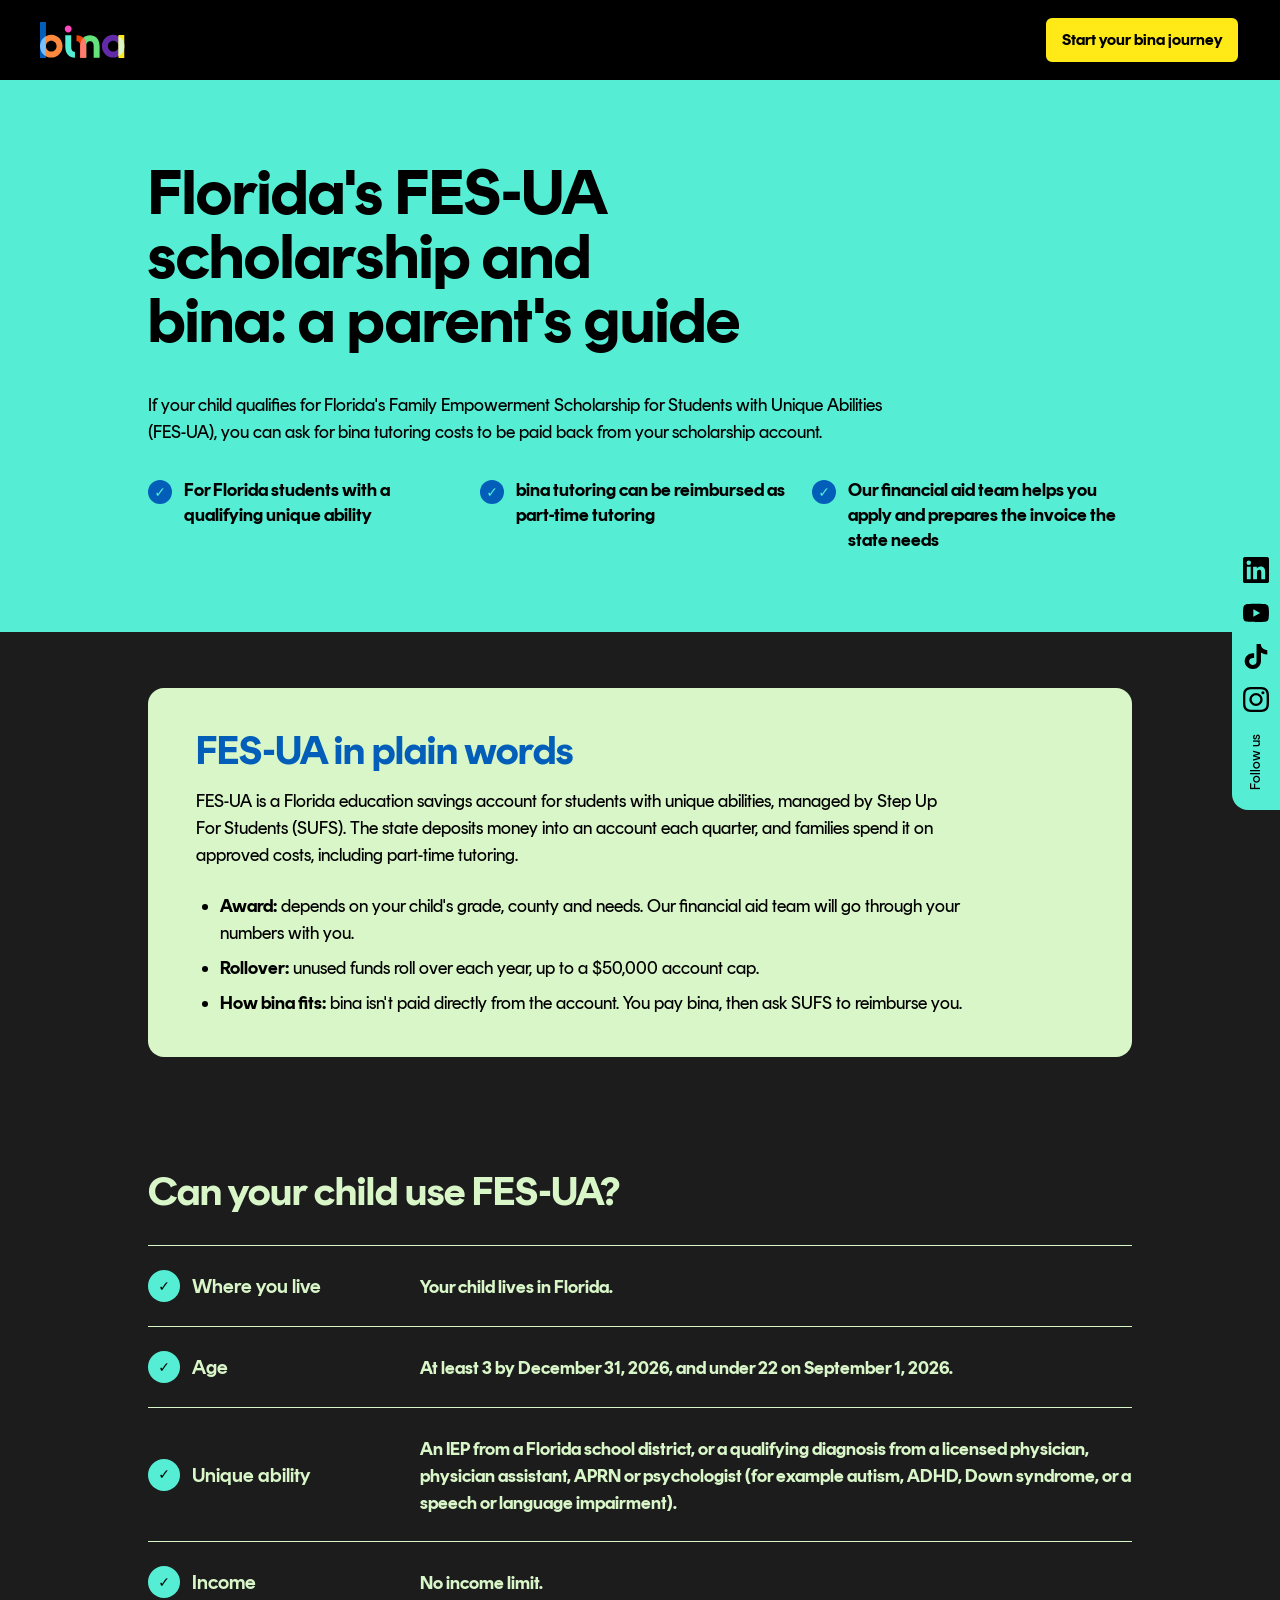
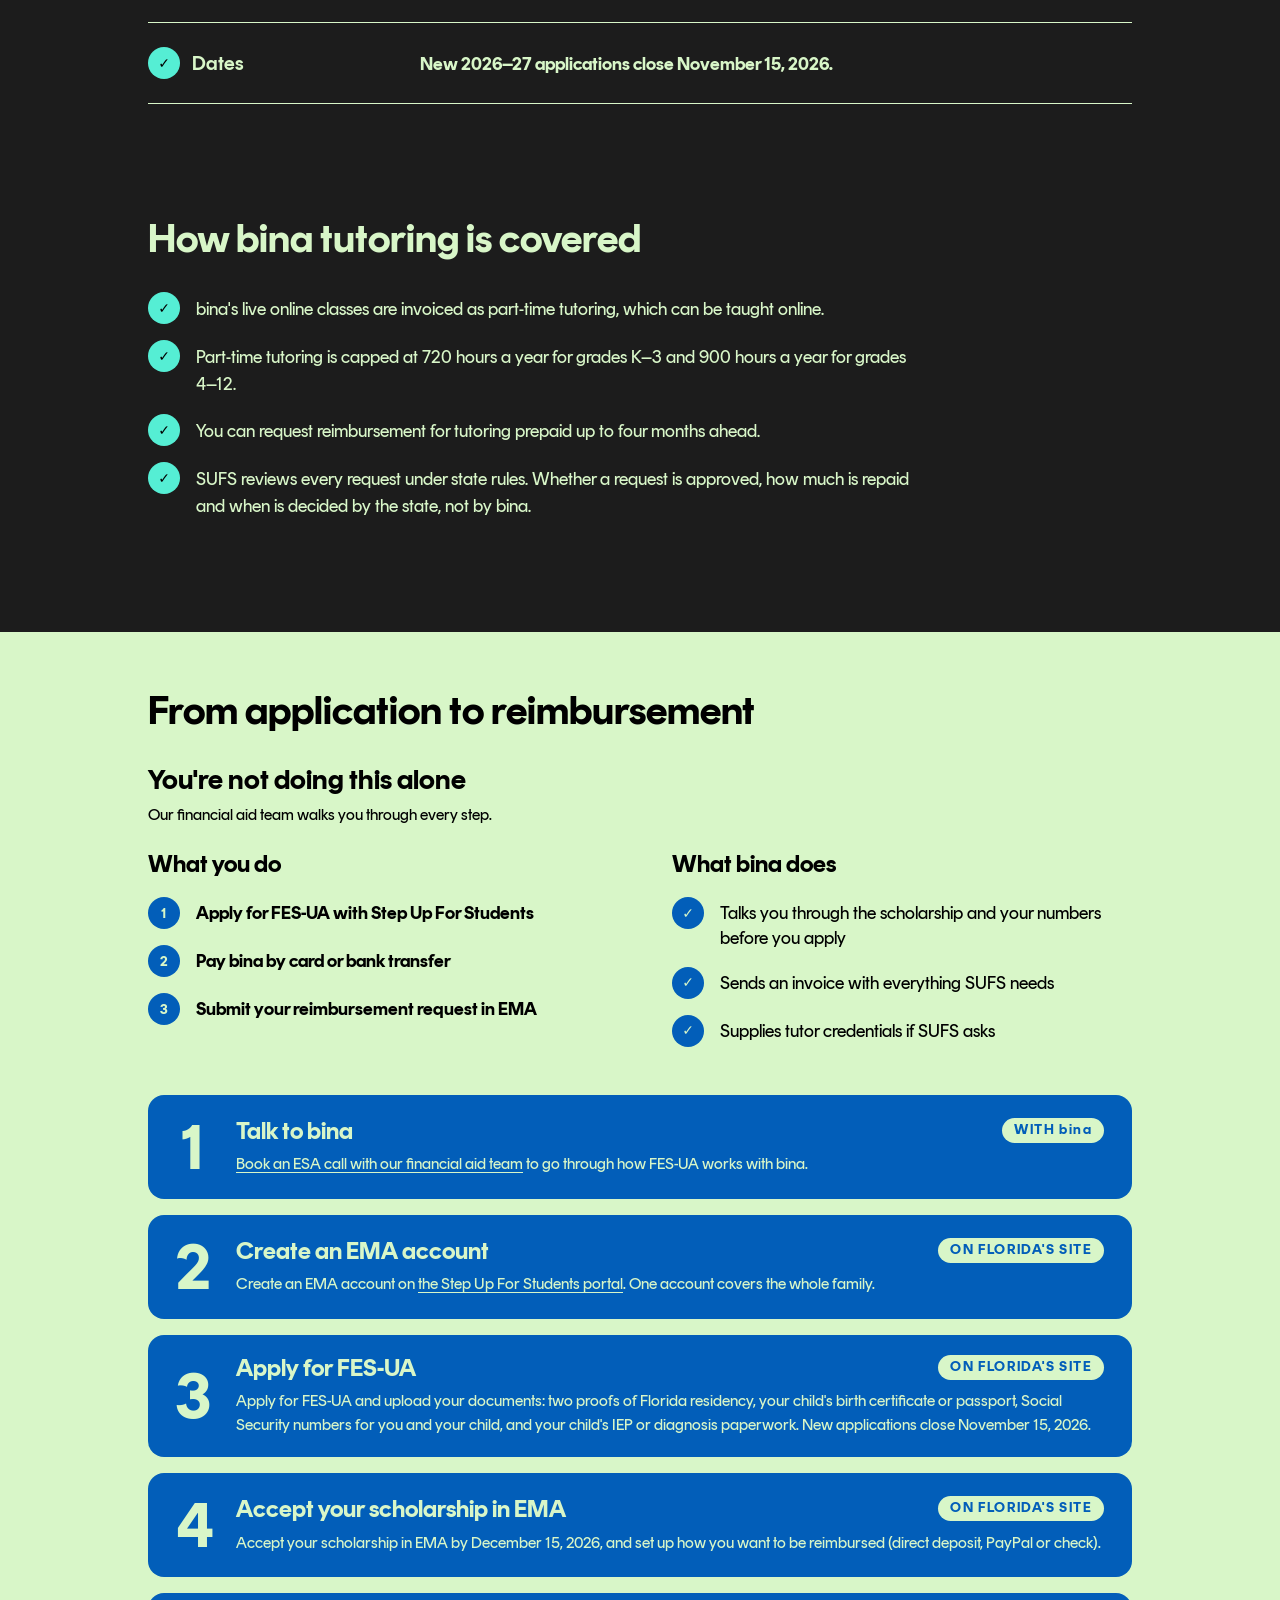
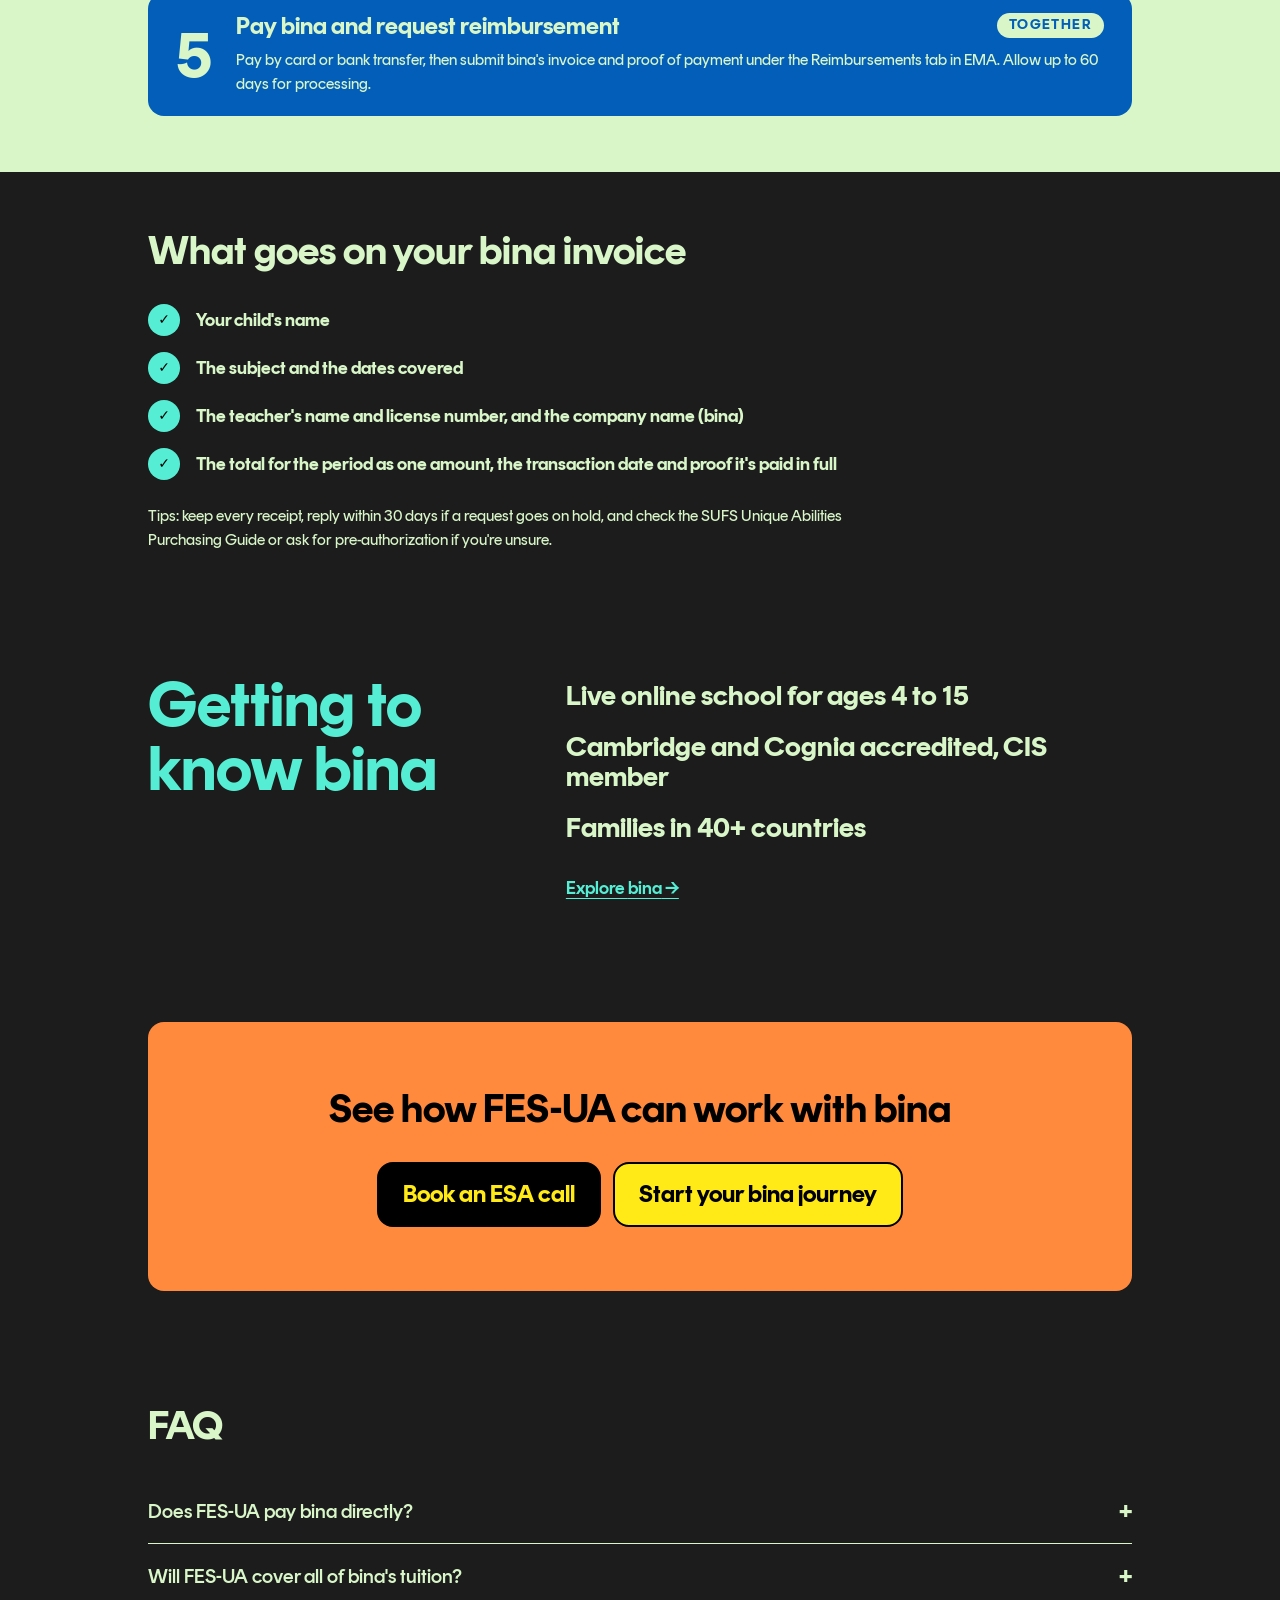
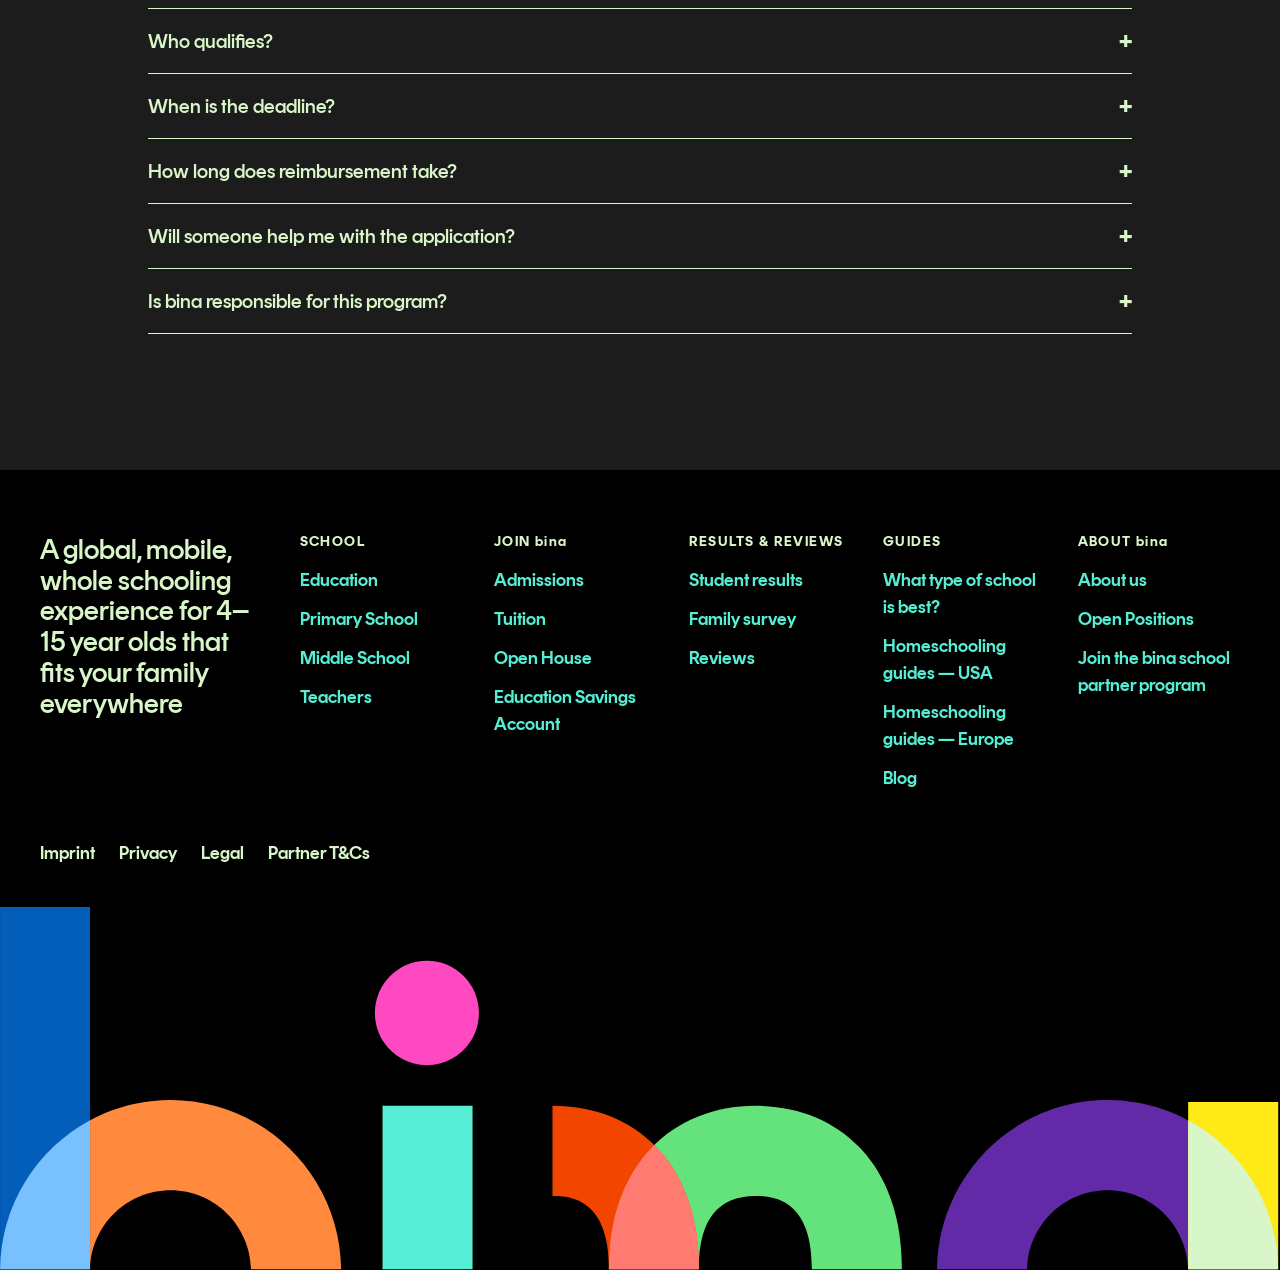
<file: esa/florida/index.html>
<!DOCTYPE html><html lang="en"> <head><meta name="robots" content="noindex, nofollow"><meta charset="utf-8"><meta name="viewport" content="width=device-width, initial-scale=1"><title>Florida FES-UA Scholarship and bina: a Parent&#39;s Guide | bina</title><meta name="description" content="How Florida families with an FES-UA scholarship can have bina tutoring costs paid back from their scholarship account: who qualifies, what's covered and how to apply."><link rel="canonical" href="https://go.bina.school/esa/florida"><link rel="icon" type="image/png" href="../../images/favicon.png"><meta property="og:title" content="Florida FES-UA Scholarship and bina: a Parent's Guide | bina"><meta property="og:description" content="How Florida families with an FES-UA scholarship can have bina tutoring costs paid back from their scholarship account: who qualifies, what's covered and how to apply."><meta property="og:type" content="website"><meta property="og:url" content="https://go.bina.school/esa/florida"><meta name="generator" content="Astro v6.4.8"><!-- Tracking parity with thebinaschool.com: same GTM container (CookieYes CMP + GA4
         live inside it), a dedicated PostHog project for go.bina.school (session replay
         enabled after analytics consent), same first-touch attribution file. GTM
         uses the main site's deferred loader — they load after full page load + idle,
         or on first interaction, whichever comes first — so the consent banner never
         lands on the LCP critical path. Host-gated to bina domains so previews and local
         dev stay out of the metrics. Keep in sync with the main site's snippet.
         GTM loads first-party through Stape Custom Loader (sgtm.thebinaschool.com);
         the last argument is Stape's encoded form of GTM-M2HWS5K, not a GTM ID. --><script>
      (function (w, d, s, l, i) {
        if (/HeadlessChrome|ReactSnap/i.test(navigator.userAgent || '')) return;
        if (!/(^|\.)(thebinaschool\.com|bina\.school)$/.test((w.location || {}).hostname || '')) return;
        var loaded = false;
        function loadGtm() {
          if (loaded) return;
          loaded = true;
          w[l] = w[l] || [];
          w[l].push({ 'gtm.start': new Date().getTime(), event: 'gtm.js' });
          var f = d.getElementsByTagName(s)[0],
            j = d.createElement(s),
            dl = l != 'dataLayer' ? '&l=' + l : '';
          j.async = true;
          j.src = 'https://sgtm.thebinaschool.com/8bkryjbnrubr.js?' + i;
          f.parentNode.insertBefore(j, f);
          ['pointerdown', 'touchstart', 'keydown', 'scroll'].forEach(function (t) {
            w.removeEventListener(t, loadGtm);
          });
        }
        ['pointerdown', 'touchstart', 'keydown', 'scroll'].forEach(function (t) {
          w.addEventListener(t, loadGtm, { once: true, passive: true });
        });
        // Fixed post-load delay, not requestIdleCallback (rIC on a settled page can wait
        // for the next real interaction, which may never come on a one-screen visit).
        if (d.readyState === 'complete') w.setTimeout(loadGtm, 5000);
        else w.addEventListener('load', function () { w.setTimeout(loadGtm, 5000); }, { once: true });
      })(window, document, 'script', 'dataLayer', '9yb=GwZINTovRzRAKiIhWylMD09QW0NIBgREBgoQEAcMCwoRChodAkwJFh8%3D');
    </script><script>
      /* Dedicated go PostHog project and existing replay settings. CookieYes in
         shared GTM owns consent; only its resolved analytics boolean grants access. */
      (function () {
        if (/HeadlessChrome|ReactSnap/i.test(navigator.userAgent || '')) return;
        if (!/(^|\.)(thebinaschool\.com|bina\.school)$/.test(window.location.hostname || '')) return;
        var loading = false, sdkReady = false, initialized = false, capturing = false;
        function analyticsAllowed() {
          try {
            var consent = window.getCkyConsent();
            return !!(consent && consent.categories && consent.categories.analytics === true);
          } catch (error) {
            return false;
          }
        }
        function syncConsent() {
          if (!analyticsAllowed()) {
            if (capturing) {
              capturing = false;
              window.posthog.opt_out_capturing();
              window.posthog.stopSessionRecording();
            }
            return;
          }
          if (!sdkReady) {
            if (loading) return;
            loading = true;
            var script = document.createElement('script');
            script.type = 'text/javascript';
            script.crossOrigin = 'anonymous';
            script.async = true;
            script.src = 'https://us-assets.i.posthog.com/static/array.js';
            // Load the real SDK without the snippet's queued init or a second loader.
            // Its unloaded instance has no project until this fresh consent check.
            script.onload = function () {
              loading = false;
              sdkReady = !!(window.posthog && typeof window.posthog.init === 'function');
              if (sdkReady) syncConsent();
            };
            script.onerror = function () { loading = false; script.remove(); };
            var first = document.getElementsByTagName('script')[0];
            first.parentNode.insertBefore(script, first);
            return;
          }
          if (capturing) return;
          if (!initialized) {
            initialized = true;
            window.posthog.init('phc_D4SErijz7JBzQTuzsJGdYQcKUB3LZxZoqBsBJSn8TQH4', {
              api_host: 'https://us.i.posthog.com',
              defaults: '2026-01-30',
            });
          }
          window.posthog.opt_in_capturing();
          window.posthog.startSessionRecording();
          capturing = true;
        }
        document.addEventListener('cookieyes_banner_load', syncConsent);
        document.addEventListener('cookieyes_consent_update', syncConsent);
        syncConsent();
      })();
    </script><!-- First-touch attribution — a port of thebinaschool.com/attribution.js. Carries
         utm_*, gclid, fbclid and the partner ?ref= onto form CTAs, start.bina.school links
         and the HTTPS main-site homepage. --><script defer src="../../attribution.js"></script><link rel="stylesheet" href="../../_astro/BaseLayout.B7liEEms.css"></head> <body> <nav class="theme-black sticky top-0 z-50 flex h-20 items-center justify-between px-5 sm:px-10"> <a href="https://thebinaschool.com" aria-label="bina — home"> <img src="../../images/navbar-logo-2026.svg" alt="bina" width="147" height="62" class="h-9 w-auto"> </a> <a href="https://form.thebinaschool.com/new" class="btn-bina btn-sm">Start your bina journey</a> </nav> <main>   <header class="theme-lagoon"> <div class="mx-auto max-w-5xl px-5 py-14 sm:py-20"> <!-- No badge above the title (Zeyu, 2026-11-10: removed from every ESA page). --> <h1 class="mb-10 max-w-3xl text-title-3xl sm:text-display-sm"> Florida&#39;s FES-UA scholarship and bina: a parent&#39;s guide </h1>  <p class="max-w-3xl text-body-xl mb-8"><span>If your child qualifies for Florida&#39;s Family Empowerment Scholarship for Students with Unique Abilities (FES-UA), you can ask for <span class="normal-case">bina</span> tutoring costs to be paid back from your scholarship account.</span></p> <ul class="grid gap-3 sm:grid-cols-3"> <li class="flex items-start gap-3"> <span class="mt-0.5 grid h-6 w-6 flex-none place-items-center rounded-full bg-deep-ocean font-display text-body-md font-bold text-lagoon" aria-hidden="true">
✓
</span> <span class="font-display font-bold leading-snug">For Florida students with a qualifying unique ability</span> </li><li class="flex items-start gap-3"> <span class="mt-0.5 grid h-6 w-6 flex-none place-items-center rounded-full bg-deep-ocean font-display text-body-md font-bold text-lagoon" aria-hidden="true">
✓
</span> <span class="font-display font-bold leading-snug">bina tutoring can be reimbursed as part-time tutoring</span> </li><li class="flex items-start gap-3"> <span class="mt-0.5 grid h-6 w-6 flex-none place-items-center rounded-full bg-deep-ocean font-display text-body-md font-bold text-lagoon" aria-hidden="true">
✓
</span> <span class="font-display font-bold leading-snug">Our financial aid team helps you apply and prepares the invoice the state needs</span> </li> </ul> </div> </header>   <!-- A mint card on the dark section (deep ocean label), built like the closing CTA block (left-aligned: it is a paragraph to read). -->
      <section class="theme-base"> <div class="mx-auto max-w-5xl px-5 py-14"> <div class="theme-mint rounded-lg px-6 py-8 sm:px-12 sm:py-10"> <h2 class="mb-4 text-title-xl text-hl sm:text-title-3xl">FES-UA in plain words</h2> <p class="max-w-3xl text-body-xl"><span>FES-UA is a Florida education savings account for students with unique abilities, managed by Step Up For Students (SUFS). The state deposits money into an account each quarter, and families spend it on approved costs, including part-time tutoring.</span></p> <ul class="mt-6 grid max-w-3xl list-disc gap-2 pl-6 text-body-xl"> <li><strong class="font-bold">Award:</strong> depends on your child&#39;s grade, county and needs. Our financial aid team will go through your numbers with you.</li><li><strong class="font-bold">Rollover:</strong> unused funds roll over each year, up to a $50,000 account cap.</li><li><strong class="font-bold">How bina fits:</strong> bina isn&#39;t paid directly from the account. You pay bina, then ask SUFS to reimburse you.</li> </ul> </div> </div> </section> <section class="theme-base"> <div class="mx-auto max-w-5xl px-5 py-14"> <h2 class="mb-8 text-title-xl sm:text-title-3xl">Can your child use FES-UA?</h2> <!-- A checklist, not cards: one row per condition, ✓ + label on the left, and the
               first sentence (the answer) in bold so a scanner gets it without reading on. --> <dl class="border-t border-line"> <div class="grid gap-x-8 gap-y-2 border-b border-line py-6 sm:grid-cols-[15rem_1fr]"> <dt class="flex items-center gap-3 font-display text-title-sm"> <span class="grid h-8 w-8 flex-none place-items-center rounded-full bg-lagoon font-display text-body-md font-bold text-black" aria-hidden="true">✓</span> Where you live </dt> <dd class="text-body-lg sm:pt-1"> <strong class="block font-display text-body-xl font-bold"><span>Your child lives in Florida.</span></strong>  </dd> </div><div class="grid gap-x-8 gap-y-2 border-b border-line py-6 sm:grid-cols-[15rem_1fr]"> <dt class="flex items-center gap-3 font-display text-title-sm"> <span class="grid h-8 w-8 flex-none place-items-center rounded-full bg-lagoon font-display text-body-md font-bold text-black" aria-hidden="true">✓</span> Age </dt> <dd class="text-body-lg sm:pt-1"> <strong class="block font-display text-body-xl font-bold"><span>At least 3 by December 31, 2026, and under 22 on September 1, 2026.</span></strong>  </dd> </div><div class="grid gap-x-8 gap-y-2 border-b border-line py-6 sm:grid-cols-[15rem_1fr]"> <dt class="flex items-center gap-3 font-display text-title-sm"> <span class="grid h-8 w-8 flex-none place-items-center rounded-full bg-lagoon font-display text-body-md font-bold text-black" aria-hidden="true">✓</span> Unique ability </dt> <dd class="text-body-lg sm:pt-1"> <strong class="block font-display text-body-xl font-bold"><span>An IEP from a Florida school district, or a qualifying diagnosis from a licensed physician, physician assistant, APRN or psychologist (for example autism, ADHD, Down syndrome, or a speech or language impairment).</span></strong>  </dd> </div><div class="grid gap-x-8 gap-y-2 border-b border-line py-6 sm:grid-cols-[15rem_1fr]"> <dt class="flex items-center gap-3 font-display text-title-sm"> <span class="grid h-8 w-8 flex-none place-items-center rounded-full bg-lagoon font-display text-body-md font-bold text-black" aria-hidden="true">✓</span> Income </dt> <dd class="text-body-lg sm:pt-1"> <strong class="block font-display text-body-xl font-bold"><span>No income limit.</span></strong>  </dd> </div><div class="grid gap-x-8 gap-y-2 border-b border-line py-6 sm:grid-cols-[15rem_1fr]"> <dt class="flex items-center gap-3 font-display text-title-sm"> <span class="grid h-8 w-8 flex-none place-items-center rounded-full bg-lagoon font-display text-body-md font-bold text-black" aria-hidden="true">✓</span> Dates </dt> <dd class="text-body-lg sm:pt-1"> <strong class="block font-display text-body-xl font-bold"><span>New 2026–27 applications close November 15, 2026.</span></strong>  </dd> </div> </dl> </div> </section>  <section class="theme-base"> <!-- Bottom padding matches the visible gap above the heading (two dark sections, 2 × 56px). --> <div class="mx-auto max-w-5xl px-5 pt-14 pb-28"> <h2 class="mb-8 text-title-xl sm:text-title-3xl"><span>How <span class="normal-case">bina</span> tutoring is covered</span></h2> <ul class="m-0 grid max-w-3xl list-none gap-4 p-0"> <li class="flex items-start gap-4"> <span class="grid h-8 w-8 flex-none place-items-center rounded-full bg-lagoon font-display text-body-md font-bold text-black" aria-hidden="true">✓</span> <span class="pt-1 text-body-xl"><span><span class="normal-case">bina</span>&#39;s live online classes are invoiced as part-time tutoring, which can be taught online.</span></span> </li><li class="flex items-start gap-4"> <span class="grid h-8 w-8 flex-none place-items-center rounded-full bg-lagoon font-display text-body-md font-bold text-black" aria-hidden="true">✓</span> <span class="pt-1 text-body-xl"><span>Part-time tutoring is capped at 720 hours a year for grades K–3 and 900 hours a year for grades 4–12.</span></span> </li><li class="flex items-start gap-4"> <span class="grid h-8 w-8 flex-none place-items-center rounded-full bg-lagoon font-display text-body-md font-bold text-black" aria-hidden="true">✓</span> <span class="pt-1 text-body-xl"><span>You can request reimbursement for tutoring prepaid up to four months ahead.</span></span> </li><li class="flex items-start gap-4"> <span class="grid h-8 w-8 flex-none place-items-center rounded-full bg-lagoon font-display text-body-md font-bold text-black" aria-hidden="true">✓</span> <span class="pt-1 text-body-xl"><span>SUFS reviews every request under state rules. Whether a request is approved, how much is repaid and when is decided by the state, not by <span class="normal-case">bina</span>.</span></span> </li> </ul> </div> </section> <!-- Mint section: black headings and labels, deep ocean step cards with mint text, deep ocean badges (Zeyu, 2026-11-04 — the /student-results STAR colors). --><section id="process" class="theme-mint scroll-mt-20"> <div class="mx-auto max-w-5xl px-5 py-14"> <!-- The "You do two on … own website" line is gone (stakeholder, 2026-11-09); the tags say it. --> <h2 class="text-title-xl sm:text-title-3xl mb-8">From application to reimbursement</h2>  <div class="mb-12"> <h3 class="mb-2 font-display text-title-lg font-bold">You&#39;re not doing this alone</h3> <p class="mb-6 text-body-lg">Our financial aid team walks you through every step.</p> <!-- Two columns, no cards (Zeyu, 2026-11-04 — the old "how the funding works / what you
               get" structure): your steps as a numbered list, bina's part as a checklist. --> <div class="grid gap-10 md:grid-cols-2 md:gap-16"> <div> <h4 class="mb-5 font-display text-title-md font-bold">What you do</h4> <ol class="m-0 grid list-none gap-4 p-0"> <li class="flex items-start gap-4"> <span class="grid h-8 w-8 flex-none place-items-center rounded-full bg-deep-ocean font-display text-body-md font-bold text-mint" aria-hidden="true">1</span> <span class="pt-1 font-display font-bold leading-snug">Apply for FES-UA with Step Up For Students</span> </li><li class="flex items-start gap-4"> <span class="grid h-8 w-8 flex-none place-items-center rounded-full bg-deep-ocean font-display text-body-md font-bold text-mint" aria-hidden="true">2</span> <span class="pt-1 font-display font-bold leading-snug">Pay bina by card or bank transfer</span> </li><li class="flex items-start gap-4"> <span class="grid h-8 w-8 flex-none place-items-center rounded-full bg-deep-ocean font-display text-body-md font-bold text-mint" aria-hidden="true">3</span> <span class="pt-1 font-display font-bold leading-snug">Submit your reimbursement request in EMA</span> </li> </ol> </div> <div> <h4 class="mb-5 font-display text-title-md font-bold">What <span class="normal-case">bina</span> does</h4> <ul class="m-0 grid list-none gap-4 p-0"> <li class="flex items-start gap-4"> <span class="grid h-8 w-8 flex-none place-items-center rounded-full bg-deep-ocean font-display text-body-md font-bold text-mint" aria-hidden="true">✓</span> <span class="pt-1 leading-snug">Talks you through the scholarship and your numbers before you apply</span> </li><li class="flex items-start gap-4"> <span class="grid h-8 w-8 flex-none place-items-center rounded-full bg-deep-ocean font-display text-body-md font-bold text-mint" aria-hidden="true">✓</span> <span class="pt-1 leading-snug">Sends an invoice with everything SUFS needs</span> </li><li class="flex items-start gap-4"> <span class="grid h-8 w-8 flex-none place-items-center rounded-full bg-deep-ocean font-display text-body-md font-bold text-mint" aria-hidden="true">✓</span> <span class="pt-1 leading-snug">Supplies tutor credentials if SUFS asks</span> </li> </ul> </div> </div> </div> <div class="grid gap-8"> <div>  <ol class="m-0 grid list-none gap-4 p-0"> <li class="flex items-center gap-5 rounded-lg bg-deep-ocean px-5 py-5 text-mint sm:gap-7 sm:px-7"> <span class="w-8 flex-none text-center font-display text-title-3xl sm:text-display-sm" aria-hidden="true"> 1 </span> <span class="min-w-0 flex-1"> <span class="mb-2 flex flex-wrap items-start justify-between gap-x-4 gap-y-2"> <strong class="font-display text-title-md"> <span class="sr-only">Step 1: </span> Talk to bina </strong> <span class="inline-flex flex-none items-center rounded-full bg-mint px-3 py-1 font-display text-label uppercase text-deep-ocean"> <span>With <span class="normal-case">bina</span></span> </span> </span> <span class="block text-body-lg"> <span></span><a href="https://form.thebinaschool.com/new?utm_source=website&amp;utm_medium=esa_page&amp;utm_campaign=esa_pages_2026&amp;utm_content=florida" rel="noopener">Book an ESA call with our financial aid team</a><span> to go through how FES-UA works with <span class="normal-case">bina</span>.</span> </span>  </span> </li><li class="flex items-center gap-5 rounded-lg bg-deep-ocean px-5 py-5 text-mint sm:gap-7 sm:px-7"> <span class="w-8 flex-none text-center font-display text-title-3xl sm:text-display-sm" aria-hidden="true"> 2 </span> <span class="min-w-0 flex-1"> <span class="mb-2 flex flex-wrap items-start justify-between gap-x-4 gap-y-2"> <strong class="font-display text-title-md"> <span class="sr-only">Step 2: </span> Create an EMA account </strong> <span class="inline-flex flex-none items-center rounded-full bg-mint px-3 py-1 font-display text-label uppercase text-deep-ocean"> <span>On Florida&#39;s site</span> </span> </span> <span class="block text-body-lg"> <span>Create an EMA account on </span><a href="https://apply.stepupforstudents.org" rel="noopener">the Step Up For Students portal</a><span>. One account covers the whole family.</span> </span>  </span> </li><li class="flex items-center gap-5 rounded-lg bg-deep-ocean px-5 py-5 text-mint sm:gap-7 sm:px-7"> <span class="w-8 flex-none text-center font-display text-title-3xl sm:text-display-sm" aria-hidden="true"> 3 </span> <span class="min-w-0 flex-1"> <span class="mb-2 flex flex-wrap items-start justify-between gap-x-4 gap-y-2"> <strong class="font-display text-title-md"> <span class="sr-only">Step 3: </span> Apply for FES-UA </strong> <span class="inline-flex flex-none items-center rounded-full bg-mint px-3 py-1 font-display text-label uppercase text-deep-ocean"> <span>On Florida&#39;s site</span> </span> </span> <span class="block text-body-lg"> <span>Apply for FES-UA and upload your documents: two proofs of Florida residency, your child&#39;s birth certificate or passport, Social Security numbers for you and your child, and your child&#39;s IEP or diagnosis paperwork. New applications close November 15, 2026.</span><span></span> </span>  </span> </li><li class="flex items-center gap-5 rounded-lg bg-deep-ocean px-5 py-5 text-mint sm:gap-7 sm:px-7"> <span class="w-8 flex-none text-center font-display text-title-3xl sm:text-display-sm" aria-hidden="true"> 4 </span> <span class="min-w-0 flex-1"> <span class="mb-2 flex flex-wrap items-start justify-between gap-x-4 gap-y-2"> <strong class="font-display text-title-md"> <span class="sr-only">Step 4: </span> Accept your scholarship in EMA </strong> <span class="inline-flex flex-none items-center rounded-full bg-mint px-3 py-1 font-display text-label uppercase text-deep-ocean"> <span>On Florida&#39;s site</span> </span> </span> <span class="block text-body-lg"> <span>Accept your scholarship in EMA by December 15, 2026, and set up how you want to be reimbursed (direct deposit, PayPal or check).</span><span></span> </span>  </span> </li><li class="flex items-center gap-5 rounded-lg bg-deep-ocean px-5 py-5 text-mint sm:gap-7 sm:px-7"> <span class="w-8 flex-none text-center font-display text-title-3xl sm:text-display-sm" aria-hidden="true"> 5 </span> <span class="min-w-0 flex-1"> <span class="mb-2 flex flex-wrap items-start justify-between gap-x-4 gap-y-2"> <strong class="font-display text-title-md"> <span class="sr-only">Step 5: </span> Pay bina and request reimbursement </strong> <span class="inline-flex flex-none items-center rounded-full bg-mint px-3 py-1 font-display text-label uppercase text-deep-ocean"> <span>Together</span> </span> </span> <span class="block text-body-lg"> <span>Pay by card or bank transfer, then submit <span class="normal-case">bina</span>&#39;s invoice and proof of payment under the Reimbursements tab in EMA. Allow up to 60 days for processing.</span><span></span> </span>  </span> </li> </ol> </div> </div>  </div> </section>   <section class="theme-base"> <div class="mx-auto max-w-5xl px-5 py-14"> <h2 class="mb-8 text-title-xl sm:text-title-3xl"><span>What goes on your <span class="normal-case">bina</span> invoice</span></h2> <ul class="m-0 grid max-w-3xl list-none gap-4 p-0"> <li class="flex items-start gap-4"> <span class="grid h-8 w-8 flex-none place-items-center rounded-full bg-lagoon font-display text-body-md font-bold text-black" aria-hidden="true">✓</span> <span class="pt-1 font-display font-bold leading-snug"><span>Your child&#39;s name</span></span> </li><li class="flex items-start gap-4"> <span class="grid h-8 w-8 flex-none place-items-center rounded-full bg-lagoon font-display text-body-md font-bold text-black" aria-hidden="true">✓</span> <span class="pt-1 font-display font-bold leading-snug"><span>The subject and the dates covered</span></span> </li><li class="flex items-start gap-4"> <span class="grid h-8 w-8 flex-none place-items-center rounded-full bg-lagoon font-display text-body-md font-bold text-black" aria-hidden="true">✓</span> <span class="pt-1 font-display font-bold leading-snug"><span>The teacher&#39;s name and license number, and the company name (<span class="normal-case">bina</span>)</span></span> </li><li class="flex items-start gap-4"> <span class="grid h-8 w-8 flex-none place-items-center rounded-full bg-lagoon font-display text-body-md font-bold text-black" aria-hidden="true">✓</span> <span class="pt-1 font-display font-bold leading-snug"><span>The total for the period as one amount, the transaction date and proof it&#39;s paid in full</span></span> </li> </ul> <p class="mt-6 max-w-3xl text-body-lg"><span>Tips: keep every receipt, reply within 30 days if a request goes on hold, and check the SUFS Unique Abilities Purchasing Guide or ask for pre-authorization if you&#39;re unsure.</span></p> </div> </section> <section class="theme-base"> <div class="mx-auto grid max-w-5xl gap-10 px-5 py-16 md:grid-cols-[1fr_1.6fr] md:gap-16"> <div> <h2 class="text-title-3xl text-lagoon sm:text-display-sm"><span>Getting to know <span class="normal-case">bina</span></span></h2> </div> <div class="md:pt-2"> <ul class="m-0 grid list-none gap-5 p-0"> <li class="font-display text-title-md font-bold sm:text-title-lg">Live online school for ages 4 to 15</li><li class="font-display text-title-md font-bold sm:text-title-lg">Cambridge and Cognia accredited, CIS member</li><li class="font-display text-title-md font-bold sm:text-title-lg">Families in 40+ countries</li> </ul> <p class="mt-8 flex flex-wrap gap-x-8 gap-y-3"> <a href="https://thebinaschool.com" target="_blank" rel="noopener noreferrer" class="font-semibold text-lagoon"> <span>Explore <span class="normal-case">bina</span> →</span><span class="sr-only"> (opens in a new tab)</span> </a>  </p> </div> </div> </section> <section class="theme-base"> <div class="mx-auto max-w-5xl px-5 py-14"> <div class="theme-tangerine rounded-lg px-6 py-12 text-center sm:px-12 sm:py-16">  <h2 class="cta-title text-title-xl sm:text-title-3xl mb-8"><span>See how FES-UA can work with <span class="normal-case">bina</span></span></h2> <div class="cta-actions"> <a href="https://form.thebinaschool.com/new?utm_source=website&amp;utm_medium=esa_page&amp;utm_campaign=esa_pages_2026&amp;utm_content=florida" class="btn-bina-secondary">Book an ESA call</a> <a href="https://form.thebinaschool.com/new" class="btn-bina">Start your bina journey</a> </div>  </div> </div> </section>  <section class="theme-base"> <div class="mx-auto max-w-5xl px-5 py-14"> <h2 class="mb-8 text-title-xl sm:text-title-3xl">FAQ</h2> <div> <details class="group border-b border-line"> <summary class="flex cursor-pointer list-none items-center justify-between gap-6 py-5 font-display text-title-sm font-medium [&::-webkit-details-marker]:hidden"> <span>Does FES-UA pay bina directly?</span> <span class="flex-none text-title-md leading-none transition-transform duration-200 group-open:rotate-45" aria-hidden="true">
+
</span> </summary> <p class="max-w-3xl pb-5 pr-10 text-body-lg"> No. You pay bina, then ask Step Up For Students to reimburse you from your scholarship account. </p> </details><details class="group border-b border-line"> <summary class="flex cursor-pointer list-none items-center justify-between gap-6 py-5 font-display text-title-sm font-medium [&::-webkit-details-marker]:hidden"> <span>Will FES-UA cover all of bina&#39;s tuition?</span> <span class="flex-none text-title-md leading-none transition-transform duration-200 group-open:rotate-45" aria-hidden="true">
+
</span> </summary> <p class="max-w-3xl pb-5 pr-10 text-body-lg"> FES-UA covers bina as part-time tutoring, up to the yearly hour limits. Your award depends on your child&#39;s grade, county and needs, and our financial aid team will go through what that means for your family before you apply. </p> </details><details class="group border-b border-line"> <summary class="flex cursor-pointer list-none items-center justify-between gap-6 py-5 font-display text-title-sm font-medium [&::-webkit-details-marker]:hidden"> <span>Who qualifies?</span> <span class="flex-none text-title-md leading-none transition-transform duration-200 group-open:rotate-45" aria-hidden="true">
+
</span> </summary> <p class="max-w-3xl pb-5 pr-10 text-body-lg"> Florida students with a qualifying unique ability, shown by an IEP or a diagnosis from a licensed professional. There&#39;s no income limit. </p> </details><details class="group border-b border-line"> <summary class="flex cursor-pointer list-none items-center justify-between gap-6 py-5 font-display text-title-sm font-medium [&::-webkit-details-marker]:hidden"> <span>When is the deadline?</span> <span class="flex-none text-title-md leading-none transition-transform duration-200 group-open:rotate-45" aria-hidden="true">
+
</span> </summary> <p class="max-w-3xl pb-5 pr-10 text-body-lg"> New 2026–27 applications close November 15, 2026, and new students must accept the scholarship by December 15, 2026. Returning families renew between February 1 and April 30 each year. </p> </details><details class="group border-b border-line"> <summary class="flex cursor-pointer list-none items-center justify-between gap-6 py-5 font-display text-title-sm font-medium [&::-webkit-details-marker]:hidden"> <span>How long does reimbursement take?</span> <span class="flex-none text-title-md leading-none transition-transform duration-200 group-open:rotate-45" aria-hidden="true">
+
</span> </summary> <p class="max-w-3xl pb-5 pr-10 text-body-lg"> Up to 60 days after all documents are in. 2026–27 funds can be spent until June 30, 2027, and requests must be submitted by July 31, 2027. </p> </details><details class="group border-b border-line"> <summary class="flex cursor-pointer list-none items-center justify-between gap-6 py-5 font-display text-title-sm font-medium [&::-webkit-details-marker]:hidden"> <span>Will someone help me with the application?</span> <span class="flex-none text-title-md leading-none transition-transform duration-200 group-open:rotate-45" aria-hidden="true">
+
</span> </summary> <p class="max-w-3xl pb-5 pr-10 text-body-lg"> Yes. Our financial aid team guides you through every step, from the application to your reimbursement request. </p> </details><details class="group border-b border-line"> <summary class="flex cursor-pointer list-none items-center justify-between gap-6 py-5 font-display text-title-sm font-medium [&::-webkit-details-marker]:hidden"> <span>Is bina responsible for this program?</span> <span class="flex-none text-title-md leading-none transition-transform duration-200 group-open:rotate-45" aria-hidden="true">
+
</span> </summary> <p class="max-w-3xl pb-5 pr-10 text-body-lg"> FES-UA is run by the state of Florida and managed by Step Up For Students, not by bina. Program amounts, eligibility, deadlines and reimbursement decisions are subject to change. Always confirm with <a href="https://www.stepupforstudents.org/scholarships/unique-abilities/" rel="noopener">the official program site</a> before you rely on a number here. </p> </details> </div> </div> </section>  </main> <!-- Footer (Zeyu, 2026-11-06): the main site's grouped footer — tagline column, one column per
         group (2 on phones, 3 from 640px, tagline + 5 from 1024px), the legal links in one row above
         the peeking logo (no divider line), and the Follow-us rail. Black / mint / lagoon: mint
         tagline, group titles and legal links (the old purple), lagoon group links (the old
         turquoise). -->
    <footer class="theme-black relative z-10 overflow-hidden pt-12 md:pt-16 mt-20"> <div class="px-5 sm:px-10 min-[1120px]:pr-24"> <div class="mb-10 grid grid-cols-2 gap-x-6 gap-y-10 sm:grid-cols-3 sm:gap-x-8 md:mb-12 lg:grid-cols-[1.4fr_repeat(5,minmax(0,1fr))]"> <p class="col-span-2 font-display text-title-md font-medium text-mint sm:col-span-3 lg:col-span-1 xl:text-title-lg xl:font-medium">
A global, mobile, whole schooling experience for 4–15 year olds that fits your family everywhere
</p> <nav aria-label="School"> <h2 class="mb-4 font-display text-label uppercase text-mint"><span>School</span></h2> <ul class="flex flex-col gap-3"> <li> <a href="https://thebinaschool.com/education" class="footer-link font-display text-body-lg font-semibold text-lagoon xl:text-body-xl">Education</a> </li><li> <a href="https://thebinaschool.com/primary-school" class="footer-link font-display text-body-lg font-semibold text-lagoon xl:text-body-xl">Primary School</a> </li><li> <a href="https://thebinaschool.com/middle-school" class="footer-link font-display text-body-lg font-semibold text-lagoon xl:text-body-xl">Middle School</a> </li><li> <a href="https://thebinaschool.com/teachers" class="footer-link font-display text-body-lg font-semibold text-lagoon xl:text-body-xl">Teachers</a> </li> </ul> </nav><nav aria-label="Join bina"> <h2 class="mb-4 font-display text-label uppercase text-mint"><span>Join <span class="normal-case">bina</span></span></h2> <ul class="flex flex-col gap-3"> <li> <a href="https://thebinaschool.com/admissions" class="footer-link font-display text-body-lg font-semibold text-lagoon xl:text-body-xl">Admissions</a> </li><li> <a href="https://thebinaschool.com/tuition" class="footer-link font-display text-body-lg font-semibold text-lagoon xl:text-body-xl">Tuition</a> </li><li> <a href="https://thebinaschool.com/open-house" class="footer-link font-display text-body-lg font-semibold text-lagoon xl:text-body-xl">Open House</a> </li><li> <a href="../../esa/index.html" class="footer-link font-display text-body-lg font-semibold text-lagoon xl:text-body-xl">Education Savings Account</a> </li> </ul> </nav><nav aria-label="Results &amp; reviews"> <h2 class="mb-4 font-display text-label uppercase text-mint"><span>Results &amp; reviews</span></h2> <ul class="flex flex-col gap-3"> <li> <a href="https://thebinaschool.com/student-results" class="footer-link font-display text-body-lg font-semibold text-lagoon xl:text-body-xl">Student results</a> </li><li> <a href="https://thebinaschool.com/family-survey" class="footer-link font-display text-body-lg font-semibold text-lagoon xl:text-body-xl">Family survey</a> </li><li> <a href="https://thebinaschool.com/reviews" class="footer-link font-display text-body-lg font-semibold text-lagoon xl:text-body-xl">Reviews</a> </li> </ul> </nav><nav aria-label="Guides"> <h2 class="mb-4 font-display text-label uppercase text-mint"><span>Guides</span></h2> <ul class="flex flex-col gap-3"> <li> <a href="https://thebinaschool.com/what-type-of-school-is-best" class="footer-link font-display text-body-lg font-semibold text-lagoon xl:text-body-xl">What type of school is best?</a> </li><li> <a href="https://thebinaschool.com/homeschooling-guides" class="footer-link font-display text-body-lg font-semibold text-lagoon xl:text-body-xl">Homeschooling guides — USA</a> </li><li> <a href="https://thebinaschool.com/homeschooling-guides-europe" class="footer-link font-display text-body-lg font-semibold text-lagoon xl:text-body-xl">Homeschooling guides — Europe</a> </li><li> <a href="https://thebinaschool.com/blog" class="footer-link font-display text-body-lg font-semibold text-lagoon xl:text-body-xl">Blog</a> </li> </ul> </nav><nav aria-label="About bina"> <h2 class="mb-4 font-display text-label uppercase text-mint"><span>About <span class="normal-case">bina</span></span></h2> <ul class="flex flex-col gap-3"> <li> <a href="https://thebinaschool.com/about" class="footer-link font-display text-body-lg font-semibold text-lagoon xl:text-body-xl">About us</a> </li><li> <a href="https://thebinaschool.com/careers" class="footer-link font-display text-body-lg font-semibold text-lagoon xl:text-body-xl">Open Positions</a> </li><li> <a href="https://form.thebinaschool.com/new-partner" target="_blank" rel="noopener noreferrer" class="footer-link font-display text-body-lg font-semibold text-lagoon xl:text-body-xl">Join the bina school partner program</a> </li> </ul> </nav> </div> <ul class="mb-8 flex flex-wrap gap-x-6 gap-y-2 md:mb-10"> <li> <a href="https://thebinaschool.com/imprint" class="footer-link font-display text-body-lg font-semibold text-mint xl:text-body-xl">Imprint</a> </li><li> <a href="https://thebinaschool.com/privacy" class="footer-link font-display text-body-lg font-semibold text-mint xl:text-body-xl">Privacy</a> </li><li> <a href="https://thebinaschool.com/legal" class="footer-link font-display text-body-lg font-semibold text-mint xl:text-body-xl">Legal</a> </li><li> <a href="https://thebinaschool.com/partner-program-terms" class="footer-link font-display text-body-lg font-semibold text-mint xl:text-body-xl">Partner T&amp;Cs</a> </li> </ul>  </div> <img src="../../images/peeking-logo.svg" decoding="async" alt="bina" width="440" height="125" class="block h-auto w-full"> </footer>

    <!-- Right-edge "Follow us" rail, tablet and up — same as the main site, on lagoon. -->
    <aside aria-label="Follow us on social media" class="fixed bottom-[10%] right-0 z-[900] hidden flex-col items-center gap-[1.1rem] rounded-l-lg bg-lagoon px-[0.7rem] py-5 min-[1120px]:flex"> <a href="https://www.linkedin.com/company/thebinaschool" target="_blank" rel="noopener noreferrer" aria-label="LinkedIn" class="block transition-transform duration-200 ease-out hover:scale-110"> <img src="../../images/social/linkedin.svg" alt="" aria-hidden="true" width="26" height="26" class="h-[1.6rem] w-[1.6rem] object-contain"> </a><a href="https://www.youtube.com/@thebinaschool3759" target="_blank" rel="noopener noreferrer" aria-label="YouTube" class="block transition-transform duration-200 ease-out hover:scale-110"> <img src="../../images/social/youtube.svg" alt="" aria-hidden="true" width="26" height="26" class="h-[1.6rem] w-[1.6rem] object-contain"> </a><a href="https://www.tiktok.com/@bina.school" target="_blank" rel="noopener noreferrer" aria-label="TikTok" class="block transition-transform duration-200 ease-out hover:scale-110"> <img src="../../images/social/tiktok.svg" alt="" aria-hidden="true" width="26" height="26" class="h-[1.6rem] w-[1.6rem] object-contain"> </a><a href="https://www.instagram.com/thebinaschool" target="_blank" rel="noopener noreferrer" aria-label="Instagram" class="block transition-transform duration-200 ease-out hover:scale-110"> <img src="../../images/social/instagram.svg" alt="" aria-hidden="true" width="26" height="26" class="h-[1.6rem] w-[1.6rem] object-contain"> </a> <span class="mt-1 rotate-180 font-display text-body-md leading-none text-black [writing-mode:vertical-rl]">Follow us</span> </aside> </body></html>
</file>
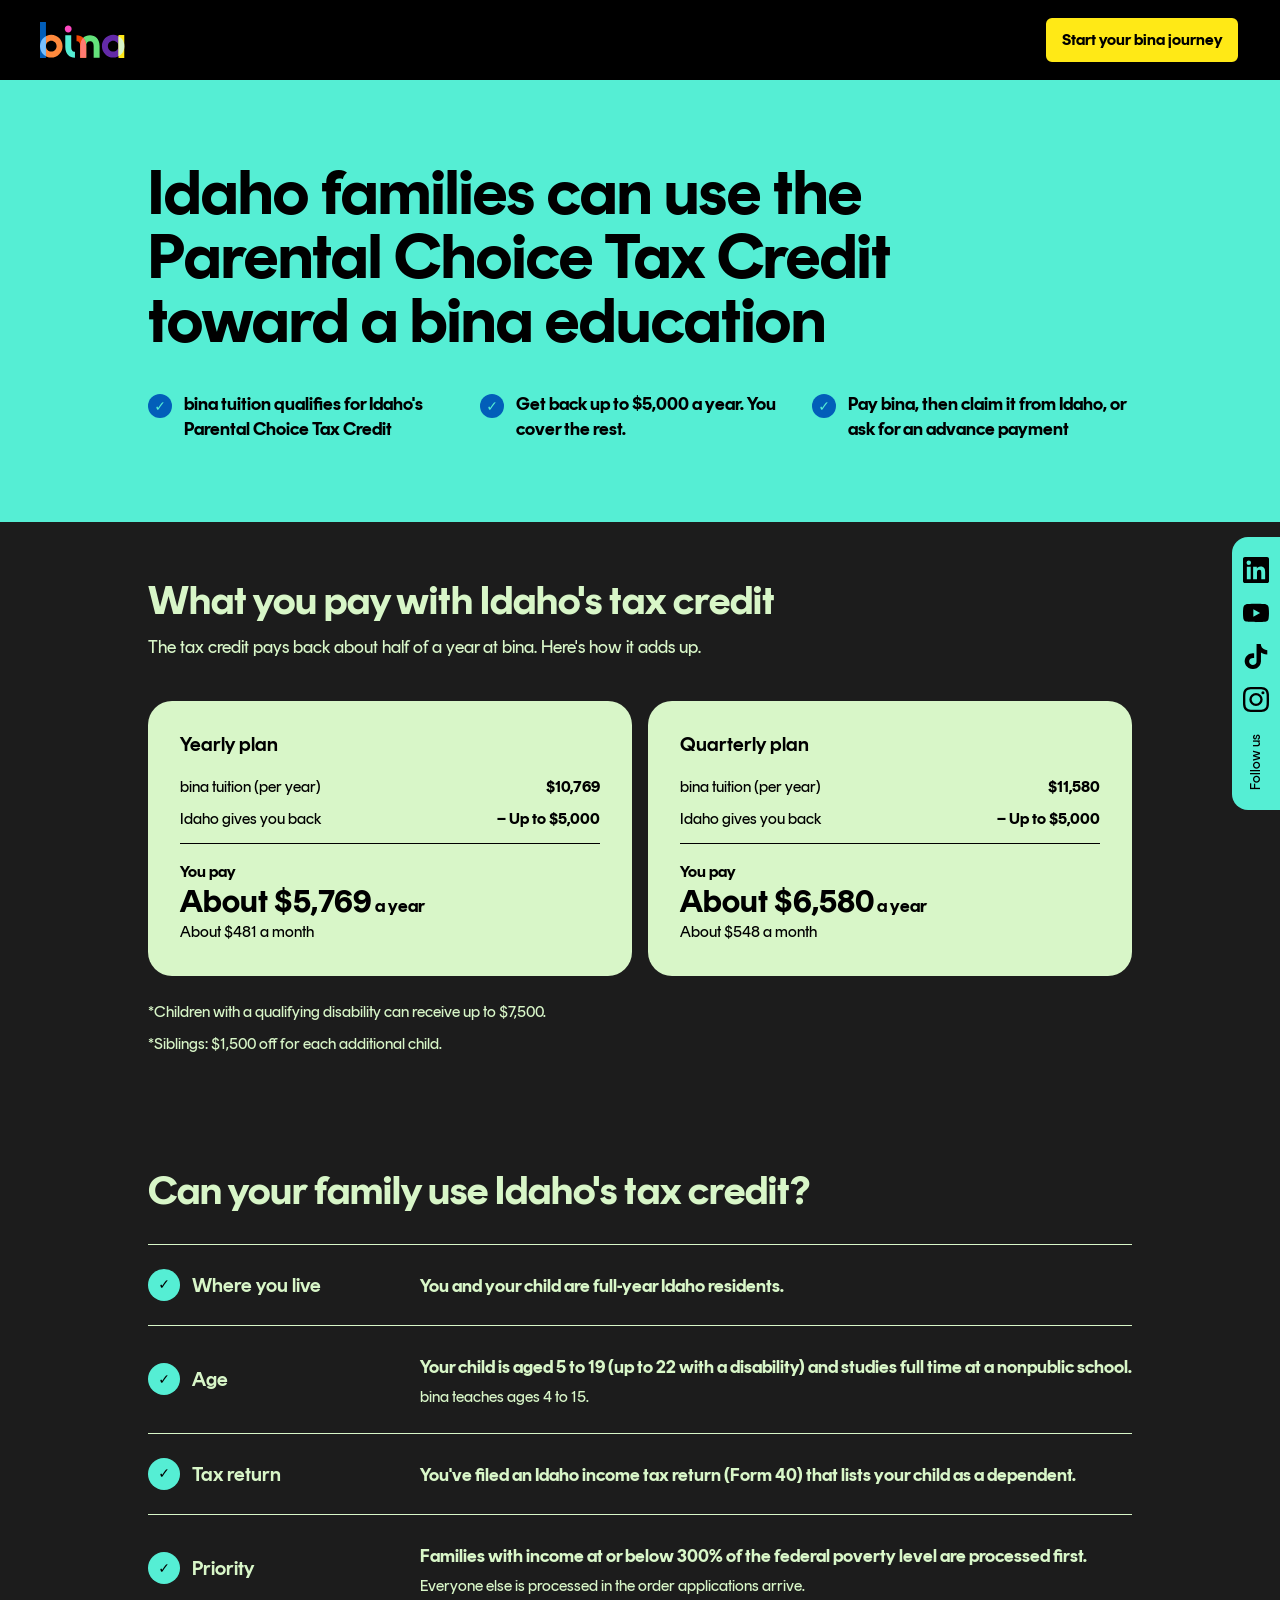
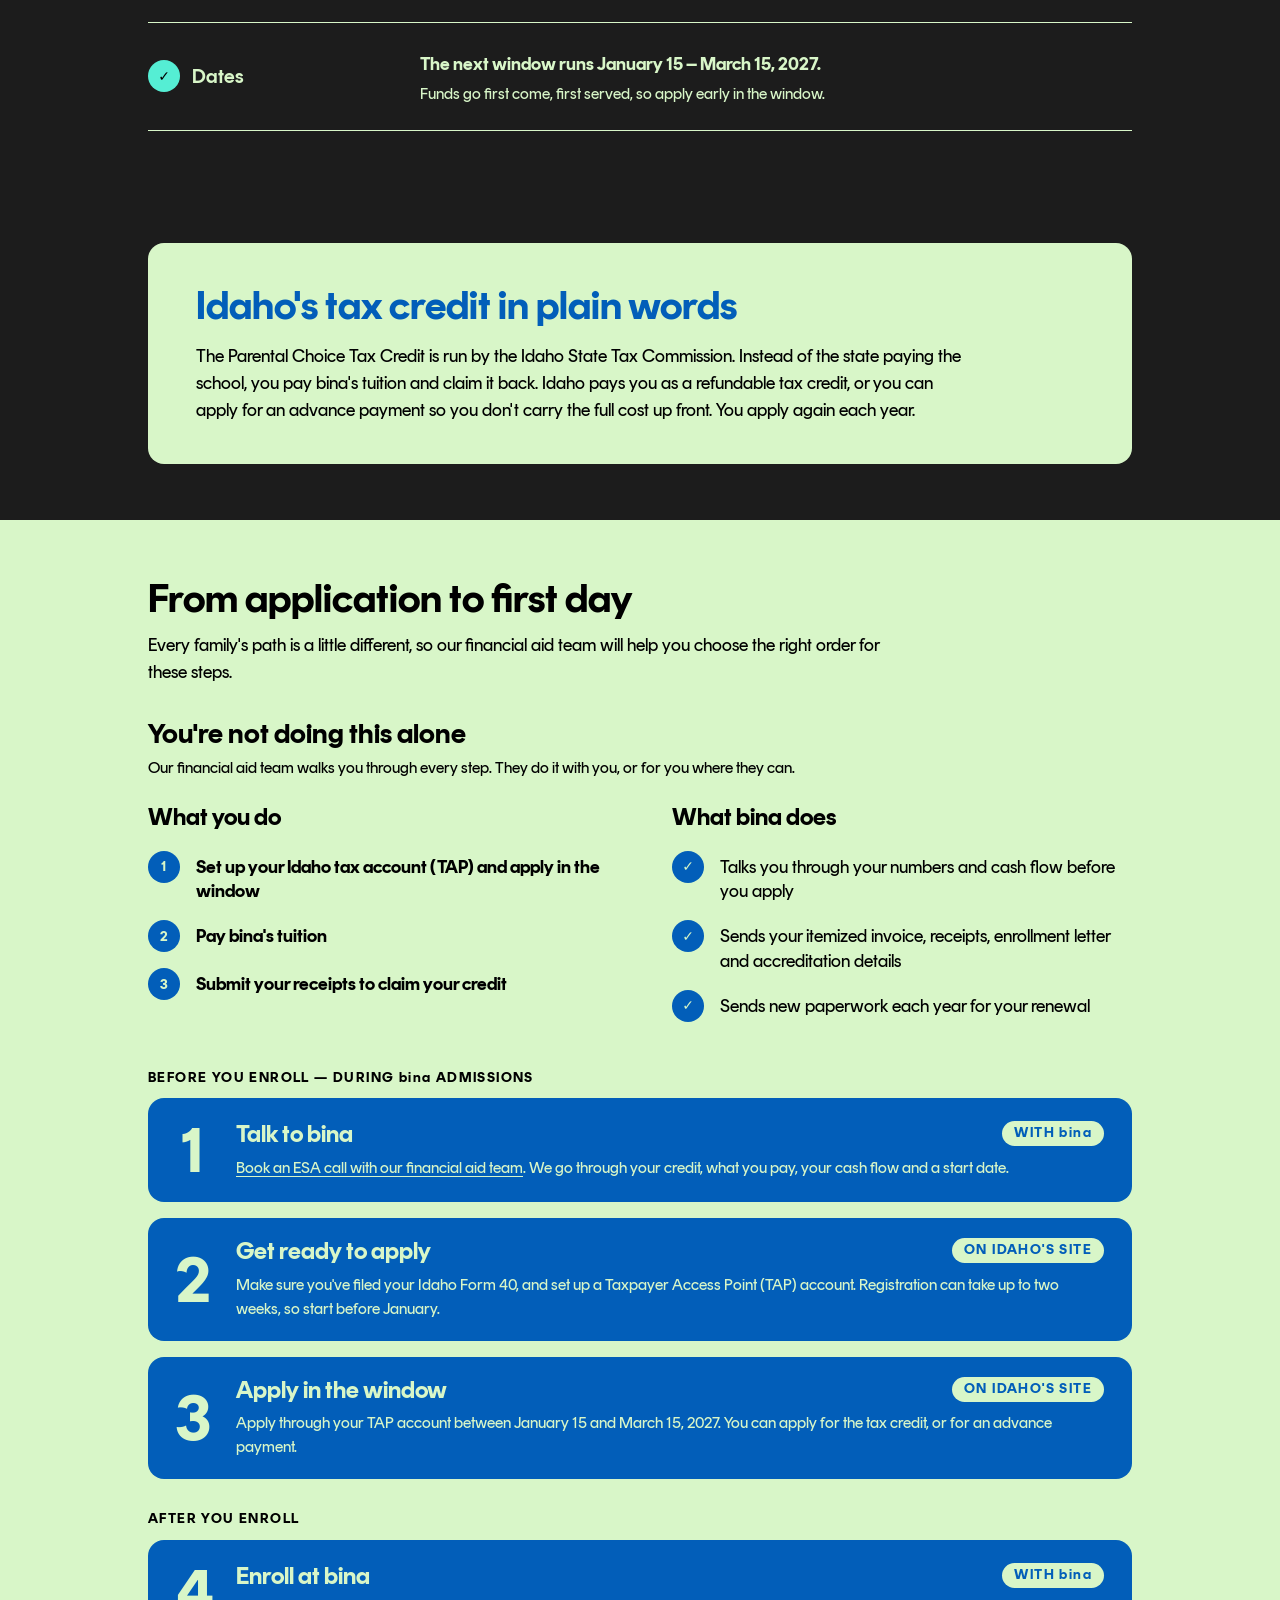
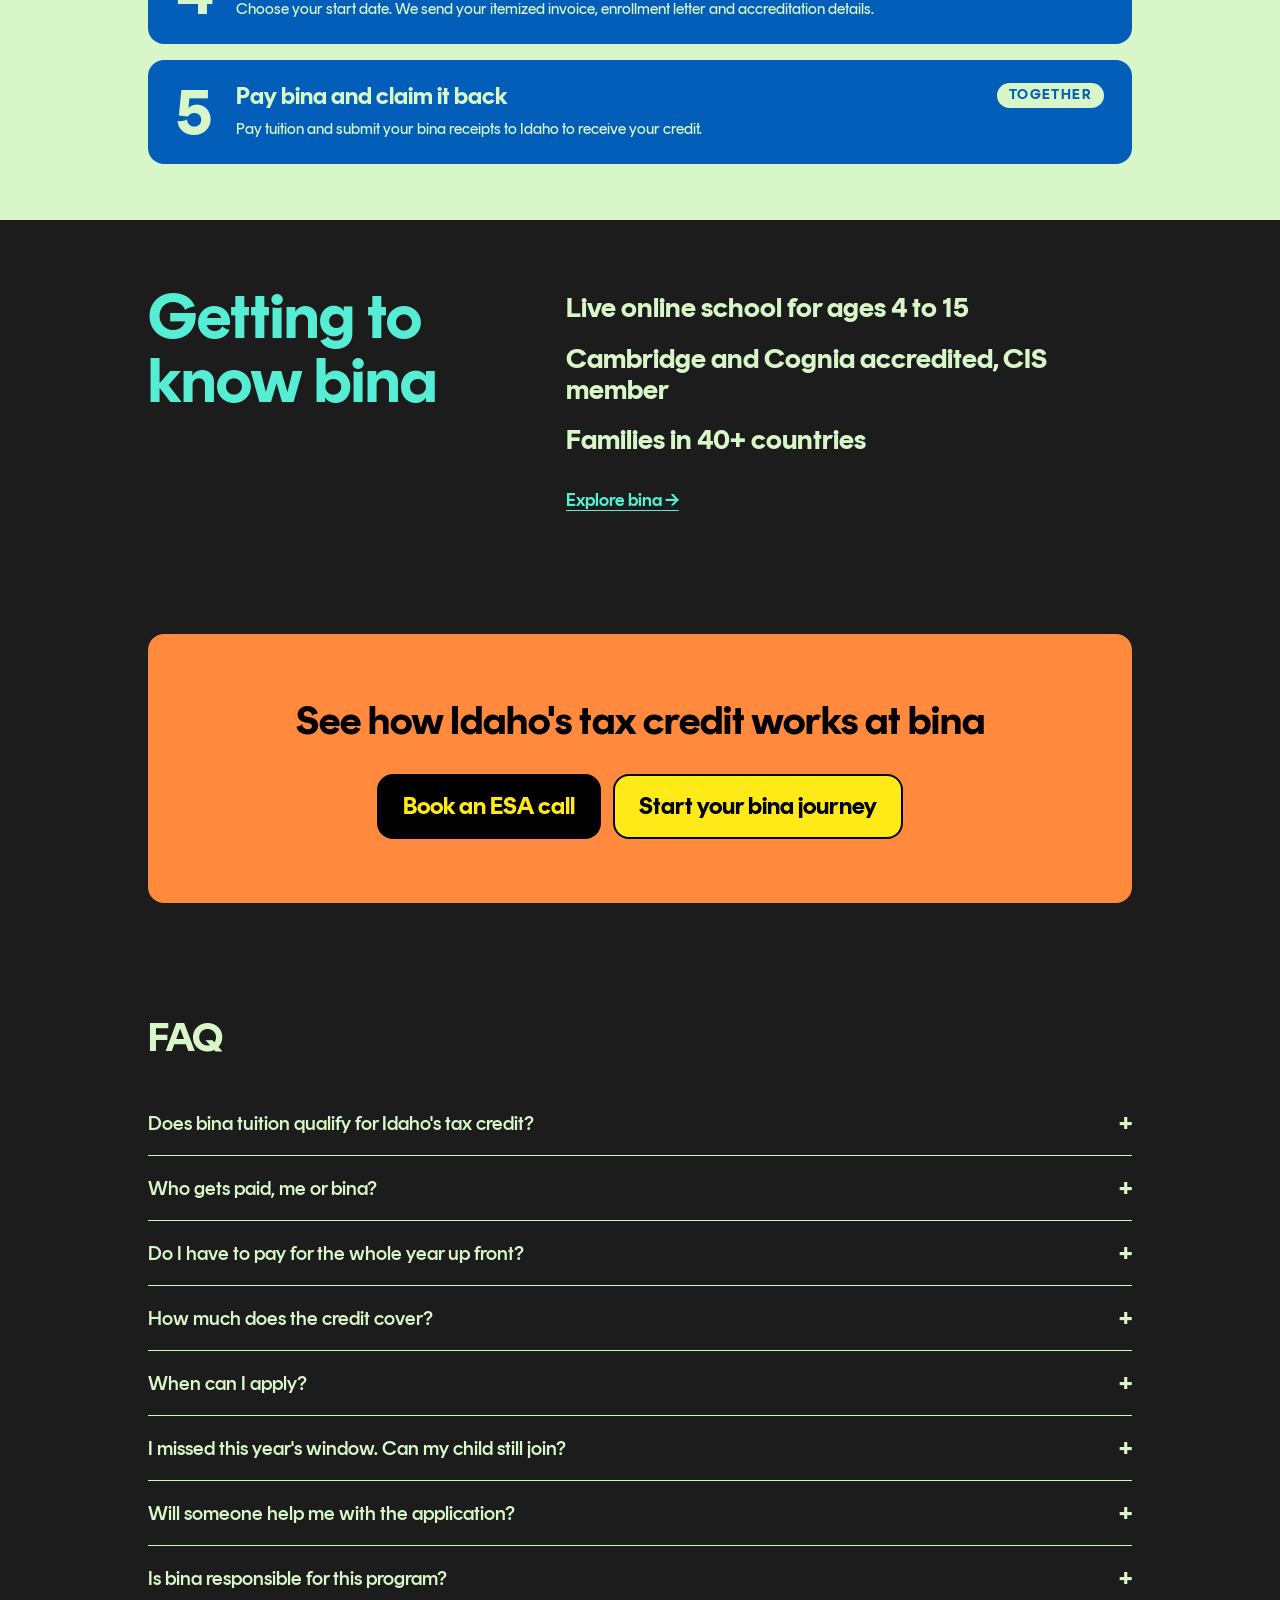
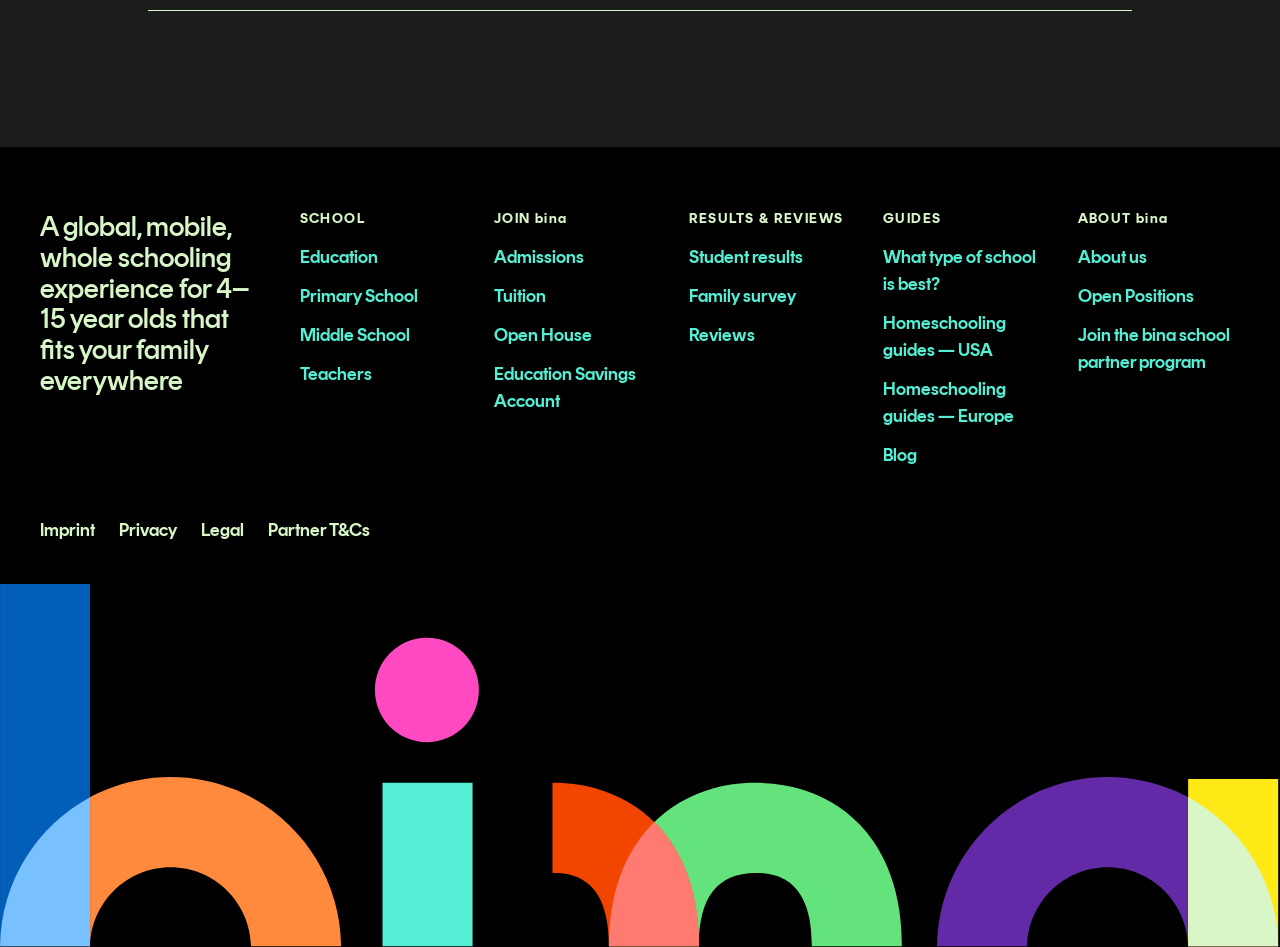
<file: esa/idaho/index.html>
<!DOCTYPE html><html lang="en"> <head><meta name="robots" content="noindex, nofollow"><meta charset="utf-8"><meta name="viewport" content="width=device-width, initial-scale=1"><title>Online School That Qualifies for Idaho&#39;s Tax Credit | bina</title><meta name="description" content="bina is a live online school for ages 4 to 15, classes of 12 or fewer. Idaho's Parental Choice Tax Credit refunds up to $5,000 per child of nonpublic tuition."><link rel="canonical" href="https://go.bina.school/esa/idaho"><link rel="icon" type="image/png" href="../../images/favicon.png"><meta property="og:title" content="Online School That Qualifies for Idaho's Tax Credit | bina"><meta property="og:description" content="bina is a live online school for ages 4 to 15, classes of 12 or fewer. Idaho's Parental Choice Tax Credit refunds up to $5,000 per child of nonpublic tuition."><meta property="og:type" content="website"><meta property="og:url" content="https://go.bina.school/esa/idaho"><meta name="generator" content="Astro v6.4.8"><!-- Tracking parity with thebinaschool.com: same GTM container (CookieYes CMP + GA4
         live inside it), a dedicated PostHog project for go.bina.school (session replay
         enabled after analytics consent), same first-touch attribution file. GTM
         uses the main site's deferred loader — they load after full page load + idle,
         or on first interaction, whichever comes first — so the consent banner never
         lands on the LCP critical path. Host-gated to bina domains so previews and local
         dev stay out of the metrics. Keep in sync with the main site's snippet.
         GTM loads first-party through Stape Custom Loader (sgtm.thebinaschool.com);
         the last argument is Stape's encoded form of GTM-M2HWS5K, not a GTM ID. --><script>
      (function (w, d, s, l, i) {
        if (/HeadlessChrome|ReactSnap/i.test(navigator.userAgent || '')) return;
        if (!/(^|\.)(thebinaschool\.com|bina\.school)$/.test((w.location || {}).hostname || '')) return;
        var loaded = false;
        function loadGtm() {
          if (loaded) return;
          loaded = true;
          w[l] = w[l] || [];
          w[l].push({ 'gtm.start': new Date().getTime(), event: 'gtm.js' });
          var f = d.getElementsByTagName(s)[0],
            j = d.createElement(s),
            dl = l != 'dataLayer' ? '&l=' + l : '';
          j.async = true;
          j.src = 'https://sgtm.thebinaschool.com/8bkryjbnrubr.js?' + i;
          f.parentNode.insertBefore(j, f);
          ['pointerdown', 'touchstart', 'keydown', 'scroll'].forEach(function (t) {
            w.removeEventListener(t, loadGtm);
          });
        }
        ['pointerdown', 'touchstart', 'keydown', 'scroll'].forEach(function (t) {
          w.addEventListener(t, loadGtm, { once: true, passive: true });
        });
        // Fixed post-load delay, not requestIdleCallback (rIC on a settled page can wait
        // for the next real interaction, which may never come on a one-screen visit).
        if (d.readyState === 'complete') w.setTimeout(loadGtm, 5000);
        else w.addEventListener('load', function () { w.setTimeout(loadGtm, 5000); }, { once: true });
      })(window, document, 'script', 'dataLayer', '9yb=GwZINTovRzRAKiIhWylMD09QW0NIBgREBgoQEAcMCwoRChodAkwJFh8%3D');
    </script><script>
      /* Dedicated go PostHog project and existing replay settings. CookieYes in
         shared GTM owns consent; only its resolved analytics boolean grants access. */
      (function () {
        if (/HeadlessChrome|ReactSnap/i.test(navigator.userAgent || '')) return;
        if (!/(^|\.)(thebinaschool\.com|bina\.school)$/.test(window.location.hostname || '')) return;
        var loading = false, sdkReady = false, initialized = false, capturing = false;
        function analyticsAllowed() {
          try {
            var consent = window.getCkyConsent();
            return !!(consent && consent.categories && consent.categories.analytics === true);
          } catch (error) {
            return false;
          }
        }
        function syncConsent() {
          if (!analyticsAllowed()) {
            if (capturing) {
              capturing = false;
              window.posthog.opt_out_capturing();
              window.posthog.stopSessionRecording();
            }
            return;
          }
          if (!sdkReady) {
            if (loading) return;
            loading = true;
            var script = document.createElement('script');
            script.type = 'text/javascript';
            script.crossOrigin = 'anonymous';
            script.async = true;
            script.src = 'https://us-assets.i.posthog.com/static/array.js';
            // Load the real SDK without the snippet's queued init or a second loader.
            // Its unloaded instance has no project until this fresh consent check.
            script.onload = function () {
              loading = false;
              sdkReady = !!(window.posthog && typeof window.posthog.init === 'function');
              if (sdkReady) syncConsent();
            };
            script.onerror = function () { loading = false; script.remove(); };
            var first = document.getElementsByTagName('script')[0];
            first.parentNode.insertBefore(script, first);
            return;
          }
          if (capturing) return;
          if (!initialized) {
            initialized = true;
            window.posthog.init('phc_D4SErijz7JBzQTuzsJGdYQcKUB3LZxZoqBsBJSn8TQH4', {
              api_host: 'https://us.i.posthog.com',
              defaults: '2026-01-30',
            });
          }
          window.posthog.opt_in_capturing();
          window.posthog.startSessionRecording();
          capturing = true;
        }
        document.addEventListener('cookieyes_banner_load', syncConsent);
        document.addEventListener('cookieyes_consent_update', syncConsent);
        syncConsent();
      })();
    </script><!-- First-touch attribution — a port of thebinaschool.com/attribution.js. Carries
         utm_*, gclid, fbclid and the partner ?ref= onto form CTAs, start.bina.school links
         and the HTTPS main-site homepage. --><script defer src="../../attribution.js"></script><link rel="stylesheet" href="../../_astro/BaseLayout.B7liEEms.css"></head> <body> <nav class="theme-black sticky top-0 z-50 flex h-20 items-center justify-between px-5 sm:px-10"> <a href="https://thebinaschool.com" aria-label="bina — home"> <img src="../../images/navbar-logo-2026.svg" alt="bina" width="147" height="62" class="h-9 w-auto"> </a> <a href="https://form.thebinaschool.com/new" class="btn-bina btn-sm">Start your bina journey</a> </nav> <main>   <header class="theme-lagoon"> <div class="mx-auto max-w-5xl px-5 py-14 sm:py-20"> <!-- No badge above the title (Zeyu, 2026-11-10: removed from every ESA page). --> <h1 class="mb-10 max-w-3xl text-title-3xl sm:text-display-sm"> Idaho families can use the Parental Choice Tax Credit toward a bina education </h1>   <ul class="grid gap-3 sm:grid-cols-3"> <li class="flex items-start gap-3"> <span class="mt-0.5 grid h-6 w-6 flex-none place-items-center rounded-full bg-deep-ocean font-display text-body-md font-bold text-lagoon" aria-hidden="true">
✓
</span> <span class="font-display font-bold leading-snug">bina tuition qualifies for Idaho&#39;s Parental Choice Tax Credit</span> </li><li class="flex items-start gap-3"> <span class="mt-0.5 grid h-6 w-6 flex-none place-items-center rounded-full bg-deep-ocean font-display text-body-md font-bold text-lagoon" aria-hidden="true">
✓
</span> <span class="font-display font-bold leading-snug">Get back up to $5,000 a year. You cover the rest.</span> </li><li class="flex items-start gap-3"> <span class="mt-0.5 grid h-6 w-6 flex-none place-items-center rounded-full bg-deep-ocean font-display text-body-md font-bold text-lagoon" aria-hidden="true">
✓
</span> <span class="font-display font-bold leading-snug">Pay bina, then claim it from Idaho, or ask for an advance payment</span> </li> </ul> </div> </header>  <section class="theme-base"> <div class="mx-auto max-w-5xl px-5 py-14">  <h2 class="text-title-xl sm:text-title-3xl">What you pay with Idaho&#39;s tax credit</h2> <p class="mt-3 max-w-3xl text-body-xl"><span>The tax credit pays back about half of a year at <span class="normal-case">bina</span>. Here&#39;s how it adds up.</span></p>  <div class="mt-10 grid gap-4 md:grid-cols-2"> <div class="card-bina-mint p-6 sm:p-8"> <p class="mb-5 font-display text-title-sm">Yearly plan</p> <dl class="grid gap-2 text-body-lg"> <div class="flex items-baseline justify-between gap-4"> <dt><span class="normal-case">bina</span> tuition (per year)</dt> <dd class="text-right font-display font-bold">$10,769</dd> </div> <div class="flex items-baseline justify-between gap-4 border-b border-black pb-3"> <dt>Idaho gives you back</dt> <dd class="text-right font-display font-bold">− Up to $5,000</dd> </div> <div class="pt-2"> <dt class="font-display font-bold">You pay</dt> <dd> <span class="block font-display text-title-xl font-bold"> About $5,769<span class="text-body-xl"> a year</span> </span> <span class="block">About $481 a month</span> </dd> </div> </dl> </div><div class="card-bina-mint p-6 sm:p-8"> <p class="mb-5 font-display text-title-sm">Quarterly plan</p> <dl class="grid gap-2 text-body-lg"> <div class="flex items-baseline justify-between gap-4"> <dt><span class="normal-case">bina</span> tuition (per year)</dt> <dd class="text-right font-display font-bold">$11,580</dd> </div> <div class="flex items-baseline justify-between gap-4 border-b border-black pb-3"> <dt>Idaho gives you back</dt> <dd class="text-right font-display font-bold">− Up to $5,000</dd> </div> <div class="pt-2"> <dt class="font-display font-bold">You pay</dt> <dd> <span class="block font-display text-title-xl font-bold"> About $6,580<span class="text-body-xl"> a year</span> </span> <span class="block">About $548 a month</span> </dd> </div> </dl> </div> </div> <!-- Second table: families applying during the school year (West Virginia): the same mint card. -->  <div class="mt-6 grid gap-2"> <p class="text-body-lg text-mint">
*<span>Children with a qualifying disability can receive up to $7,500.</span> </p><p class="text-body-lg text-mint">
*<span>Siblings: $1,500 off for each additional child.</span> </p> </div> </div> </section>  <section class="theme-base"> <div class="mx-auto max-w-5xl px-5 py-14"> <h2 class="mb-8 text-title-xl sm:text-title-3xl">Can your family use Idaho&#39;s tax credit?</h2> <!-- A checklist, not cards: one row per condition, ✓ + label on the left, and the
               first sentence (the answer) in bold so a scanner gets it without reading on. --> <dl class="border-t border-line"> <div class="grid gap-x-8 gap-y-2 border-b border-line py-6 sm:grid-cols-[15rem_1fr]"> <dt class="flex items-center gap-3 font-display text-title-sm"> <span class="grid h-8 w-8 flex-none place-items-center rounded-full bg-lagoon font-display text-body-md font-bold text-black" aria-hidden="true">✓</span> Where you live </dt> <dd class="text-body-lg sm:pt-1"> <strong class="block font-display text-body-xl font-bold"><span>You and your child are full-year Idaho residents.</span></strong>  </dd> </div><div class="grid gap-x-8 gap-y-2 border-b border-line py-6 sm:grid-cols-[15rem_1fr]"> <dt class="flex items-center gap-3 font-display text-title-sm"> <span class="grid h-8 w-8 flex-none place-items-center rounded-full bg-lagoon font-display text-body-md font-bold text-black" aria-hidden="true">✓</span> Age </dt> <dd class="text-body-lg sm:pt-1"> <strong class="block font-display text-body-xl font-bold"><span>Your child is aged 5 to 19 (up to 22 with a disability) and studies full time at a nonpublic school.</span></strong> <span class="mt-1 block"><span><span class="normal-case">bina</span> teaches ages 4 to 15.</span></span> </dd> </div><div class="grid gap-x-8 gap-y-2 border-b border-line py-6 sm:grid-cols-[15rem_1fr]"> <dt class="flex items-center gap-3 font-display text-title-sm"> <span class="grid h-8 w-8 flex-none place-items-center rounded-full bg-lagoon font-display text-body-md font-bold text-black" aria-hidden="true">✓</span> Tax return </dt> <dd class="text-body-lg sm:pt-1"> <strong class="block font-display text-body-xl font-bold"><span>You&#39;ve filed an Idaho income tax return (Form 40) that lists your child as a dependent.</span></strong>  </dd> </div><div class="grid gap-x-8 gap-y-2 border-b border-line py-6 sm:grid-cols-[15rem_1fr]"> <dt class="flex items-center gap-3 font-display text-title-sm"> <span class="grid h-8 w-8 flex-none place-items-center rounded-full bg-lagoon font-display text-body-md font-bold text-black" aria-hidden="true">✓</span> Priority </dt> <dd class="text-body-lg sm:pt-1"> <strong class="block font-display text-body-xl font-bold"><span>Families with income at or below 300% of the federal poverty level are processed first.</span></strong> <span class="mt-1 block"><span>Everyone else is processed in the order applications arrive.</span></span> </dd> </div><div class="grid gap-x-8 gap-y-2 border-b border-line py-6 sm:grid-cols-[15rem_1fr]"> <dt class="flex items-center gap-3 font-display text-title-sm"> <span class="grid h-8 w-8 flex-none place-items-center rounded-full bg-lagoon font-display text-body-md font-bold text-black" aria-hidden="true">✓</span> Dates </dt> <dd class="text-body-lg sm:pt-1"> <strong class="block font-display text-body-xl font-bold"><span>The next window runs January 15 – March 15, 2027.</span></strong> <span class="mt-1 block"><span>Funds go first come, first served, so apply early in the window.</span></span> </dd> </div> </dl> </div> </section> <!-- A mint card on the dark section (deep ocean label), built like the closing CTA block (left-aligned: it is a paragraph to read). -->
      <section class="theme-base"> <div class="mx-auto max-w-5xl px-5 py-14"> <div class="theme-mint rounded-lg px-6 py-8 sm:px-12 sm:py-10"> <h2 class="mb-4 text-title-xl text-hl sm:text-title-3xl">Idaho&#39;s tax credit in plain words</h2> <p class="max-w-3xl text-body-xl"><span>The Parental Choice Tax Credit is run by the Idaho State Tax Commission. Instead of the state paying the school, you pay <span class="normal-case">bina</span>&#39;s tuition and claim it back. Idaho pays you as a refundable tax credit, or you can apply for an advance payment so you don&#39;t carry the full cost up front. You apply again each year.</span></p>  </div> </div> </section>  <!-- Mint section: black headings and labels, deep ocean step cards with mint text, deep ocean badges (Zeyu, 2026-11-04 — the /student-results STAR colors). --><section id="process" class="theme-mint scroll-mt-20"> <div class="mx-auto max-w-5xl px-5 py-14"> <!-- The "You do two on … own website" line is gone (stakeholder, 2026-11-09); the tags say it. --> <h2 class="text-title-xl sm:text-title-3xl mb-3">From application to first day</h2> <p class="mb-8 max-w-3xl"><span>Every family&#39;s path is a little different, so our financial aid team will help you choose the right order for these steps.</span></p> <div class="mb-12"> <h3 class="mb-2 font-display text-title-lg font-bold">You&#39;re not doing this alone</h3> <p class="mb-6 text-body-lg">Our financial aid team walks you through every step. They do it with you, or for you where they can.</p> <!-- Two columns, no cards (Zeyu, 2026-11-04 — the old "how the funding works / what you
               get" structure): your steps as a numbered list, bina's part as a checklist. --> <div class="grid gap-10 md:grid-cols-2 md:gap-16"> <div> <h4 class="mb-5 font-display text-title-md font-bold">What you do</h4> <ol class="m-0 grid list-none gap-4 p-0"> <li class="flex items-start gap-4"> <span class="grid h-8 w-8 flex-none place-items-center rounded-full bg-deep-ocean font-display text-body-md font-bold text-mint" aria-hidden="true">1</span> <span class="pt-1 font-display font-bold leading-snug">Set up your Idaho tax account (TAP) and apply in the window</span> </li><li class="flex items-start gap-4"> <span class="grid h-8 w-8 flex-none place-items-center rounded-full bg-deep-ocean font-display text-body-md font-bold text-mint" aria-hidden="true">2</span> <span class="pt-1 font-display font-bold leading-snug">Pay bina&#39;s tuition</span> </li><li class="flex items-start gap-4"> <span class="grid h-8 w-8 flex-none place-items-center rounded-full bg-deep-ocean font-display text-body-md font-bold text-mint" aria-hidden="true">3</span> <span class="pt-1 font-display font-bold leading-snug">Submit your receipts to claim your credit</span> </li> </ol> </div> <div> <h4 class="mb-5 font-display text-title-md font-bold">What <span class="normal-case">bina</span> does</h4> <ul class="m-0 grid list-none gap-4 p-0"> <li class="flex items-start gap-4"> <span class="grid h-8 w-8 flex-none place-items-center rounded-full bg-deep-ocean font-display text-body-md font-bold text-mint" aria-hidden="true">✓</span> <span class="pt-1 leading-snug">Talks you through your numbers and cash flow before you apply</span> </li><li class="flex items-start gap-4"> <span class="grid h-8 w-8 flex-none place-items-center rounded-full bg-deep-ocean font-display text-body-md font-bold text-mint" aria-hidden="true">✓</span> <span class="pt-1 leading-snug">Sends your itemized invoice, receipts, enrollment letter and accreditation details</span> </li><li class="flex items-start gap-4"> <span class="grid h-8 w-8 flex-none place-items-center rounded-full bg-deep-ocean font-display text-body-md font-bold text-mint" aria-hidden="true">✓</span> <span class="pt-1 leading-snug">Sends new paperwork each year for your renewal</span> </li> </ul> </div> </div> </div> <div class="grid gap-8"> <div> <p class="eyebrow-line mb-3"><span>Before you enroll — during <span class="normal-case">bina</span> admissions</span></p> <ol class="m-0 grid list-none gap-4 p-0"> <li class="flex items-center gap-5 rounded-lg bg-deep-ocean px-5 py-5 text-mint sm:gap-7 sm:px-7"> <span class="w-8 flex-none text-center font-display text-title-3xl sm:text-display-sm" aria-hidden="true"> 1 </span> <span class="min-w-0 flex-1"> <span class="mb-2 flex flex-wrap items-start justify-between gap-x-4 gap-y-2"> <strong class="font-display text-title-md"> <span class="sr-only">Step 1: </span> Talk to bina </strong> <span class="inline-flex flex-none items-center rounded-full bg-mint px-3 py-1 font-display text-label uppercase text-deep-ocean"> <span>With <span class="normal-case">bina</span></span> </span> </span> <span class="block text-body-lg"> <span></span><a href="https://form.thebinaschool.com/new?utm_source=website&amp;utm_medium=esa_page&amp;utm_campaign=esa_pages_2026&amp;utm_content=idaho" rel="noopener">Book an ESA call with our financial aid team</a><span>. We go through your credit, what you pay, your cash flow and a start date.</span> </span>  </span> </li><li class="flex items-center gap-5 rounded-lg bg-deep-ocean px-5 py-5 text-mint sm:gap-7 sm:px-7"> <span class="w-8 flex-none text-center font-display text-title-3xl sm:text-display-sm" aria-hidden="true"> 2 </span> <span class="min-w-0 flex-1"> <span class="mb-2 flex flex-wrap items-start justify-between gap-x-4 gap-y-2"> <strong class="font-display text-title-md"> <span class="sr-only">Step 2: </span> Get ready to apply </strong> <span class="inline-flex flex-none items-center rounded-full bg-mint px-3 py-1 font-display text-label uppercase text-deep-ocean"> <span>On Idaho&#39;s site</span> </span> </span> <span class="block text-body-lg"> <span>Make sure you&#39;ve filed your Idaho Form 40, and set up a Taxpayer Access Point (TAP) account. Registration can take up to two weeks, so start before January.</span><span></span> </span>  </span> </li><li class="flex items-center gap-5 rounded-lg bg-deep-ocean px-5 py-5 text-mint sm:gap-7 sm:px-7"> <span class="w-8 flex-none text-center font-display text-title-3xl sm:text-display-sm" aria-hidden="true"> 3 </span> <span class="min-w-0 flex-1"> <span class="mb-2 flex flex-wrap items-start justify-between gap-x-4 gap-y-2"> <strong class="font-display text-title-md"> <span class="sr-only">Step 3: </span> Apply in the window </strong> <span class="inline-flex flex-none items-center rounded-full bg-mint px-3 py-1 font-display text-label uppercase text-deep-ocean"> <span>On Idaho&#39;s site</span> </span> </span> <span class="block text-body-lg"> <span>Apply through your TAP account between January 15 and March 15, 2027. You can apply for the tax credit, or for an advance payment.</span><span></span> </span>  </span> </li> </ol> </div><div> <p class="eyebrow-line mb-3"><span>After you enroll</span></p> <ol class="m-0 grid list-none gap-4 p-0"> <li class="flex items-center gap-5 rounded-lg bg-deep-ocean px-5 py-5 text-mint sm:gap-7 sm:px-7"> <span class="w-8 flex-none text-center font-display text-title-3xl sm:text-display-sm" aria-hidden="true"> 4 </span> <span class="min-w-0 flex-1"> <span class="mb-2 flex flex-wrap items-start justify-between gap-x-4 gap-y-2"> <strong class="font-display text-title-md"> <span class="sr-only">Step 4: </span> Enroll at bina </strong> <span class="inline-flex flex-none items-center rounded-full bg-mint px-3 py-1 font-display text-label uppercase text-deep-ocean"> <span>With <span class="normal-case">bina</span></span> </span> </span> <span class="block text-body-lg"> <span>Choose your start date. We send your itemized invoice, enrollment letter and accreditation details.</span><span></span> </span>  </span> </li><li class="flex items-center gap-5 rounded-lg bg-deep-ocean px-5 py-5 text-mint sm:gap-7 sm:px-7"> <span class="w-8 flex-none text-center font-display text-title-3xl sm:text-display-sm" aria-hidden="true"> 5 </span> <span class="min-w-0 flex-1"> <span class="mb-2 flex flex-wrap items-start justify-between gap-x-4 gap-y-2"> <strong class="font-display text-title-md"> <span class="sr-only">Step 5: </span> Pay bina and claim it back </strong> <span class="inline-flex flex-none items-center rounded-full bg-mint px-3 py-1 font-display text-label uppercase text-deep-ocean"> <span>Together</span> </span> </span> <span class="block text-body-lg"> <span>Pay tuition and submit your <span class="normal-case">bina</span> receipts to Idaho to receive your credit.</span><span></span> </span>  </span> </li> </ol> </div> </div>  </div> </section>    <section class="theme-base"> <div class="mx-auto grid max-w-5xl gap-10 px-5 py-16 md:grid-cols-[1fr_1.6fr] md:gap-16"> <div> <h2 class="text-title-3xl text-lagoon sm:text-display-sm"><span>Getting to know <span class="normal-case">bina</span></span></h2> </div> <div class="md:pt-2"> <ul class="m-0 grid list-none gap-5 p-0"> <li class="font-display text-title-md font-bold sm:text-title-lg">Live online school for ages 4 to 15</li><li class="font-display text-title-md font-bold sm:text-title-lg">Cambridge and Cognia accredited, CIS member</li><li class="font-display text-title-md font-bold sm:text-title-lg">Families in 40+ countries</li> </ul> <p class="mt-8 flex flex-wrap gap-x-8 gap-y-3"> <a href="https://thebinaschool.com" target="_blank" rel="noopener noreferrer" class="font-semibold text-lagoon"> <span>Explore <span class="normal-case">bina</span> →</span><span class="sr-only"> (opens in a new tab)</span> </a>  </p> </div> </div> </section> <section class="theme-base"> <div class="mx-auto max-w-5xl px-5 py-14"> <div class="theme-tangerine rounded-lg px-6 py-12 text-center sm:px-12 sm:py-16">  <h2 class="cta-title text-title-xl sm:text-title-3xl mb-8"><span>See how Idaho&#39;s tax credit works at <span class="normal-case">bina</span></span></h2> <div class="cta-actions"> <a href="https://form.thebinaschool.com/new?utm_source=website&amp;utm_medium=esa_page&amp;utm_campaign=esa_pages_2026&amp;utm_content=idaho" class="btn-bina-secondary">Book an ESA call</a> <a href="https://form.thebinaschool.com/new" class="btn-bina">Start your bina journey</a> </div>  </div> </div> </section>  <section class="theme-base"> <div class="mx-auto max-w-5xl px-5 py-14"> <h2 class="mb-8 text-title-xl sm:text-title-3xl">FAQ</h2> <div> <details class="group border-b border-line"> <summary class="flex cursor-pointer list-none items-center justify-between gap-6 py-5 font-display text-title-sm font-medium [&::-webkit-details-marker]:hidden"> <span>Does bina tuition qualify for Idaho&#39;s tax credit?</span> <span class="flex-none text-title-md leading-none transition-transform duration-200 group-open:rotate-45" aria-hidden="true">
+
</span> </summary> <p class="max-w-3xl pb-5 pr-10 text-body-lg"> Yes. bina is a full-time nonpublic school, and its tuition is a qualifying expense. </p> </details><details class="group border-b border-line"> <summary class="flex cursor-pointer list-none items-center justify-between gap-6 py-5 font-display text-title-sm font-medium [&::-webkit-details-marker]:hidden"> <span>Who gets paid, me or bina?</span> <span class="flex-none text-title-md leading-none transition-transform duration-200 group-open:rotate-45" aria-hidden="true">
+
</span> </summary> <p class="max-w-3xl pb-5 pr-10 text-body-lg"> You do. You pay bina&#39;s tuition, and Idaho pays you back as a tax credit or an advance payment. </p> </details><details class="group border-b border-line"> <summary class="flex cursor-pointer list-none items-center justify-between gap-6 py-5 font-display text-title-sm font-medium [&::-webkit-details-marker]:hidden"> <span>Do I have to pay for the whole year up front?</span> <span class="flex-none text-title-md leading-none transition-transform duration-200 group-open:rotate-45" aria-hidden="true">
+
</span> </summary> <p class="max-w-3xl pb-5 pr-10 text-body-lg"> You can apply for an advance payment to help with cash flow. We&#39;ll go through the options with you on your call. </p> </details><details class="group border-b border-line"> <summary class="flex cursor-pointer list-none items-center justify-between gap-6 py-5 font-display text-title-sm font-medium [&::-webkit-details-marker]:hidden"> <span>How much does the credit cover?</span> <span class="flex-none text-title-md leading-none transition-transform duration-200 group-open:rotate-45" aria-hidden="true">
+
</span> </summary> <p class="max-w-3xl pb-5 pr-10 text-body-lg"> Up to $5,000 a year per child, or up to $7,500 for a child with a qualifying disability. On the yearly plan, families usually pay about $481 a month after the credit. </p> </details><details class="group border-b border-line"> <summary class="flex cursor-pointer list-none items-center justify-between gap-6 py-5 font-display text-title-sm font-medium [&::-webkit-details-marker]:hidden"> <span>When can I apply?</span> <span class="flex-none text-title-md leading-none transition-transform duration-200 group-open:rotate-45" aria-hidden="true">
+
</span> </summary> <p class="max-w-3xl pb-5 pr-10 text-body-lg"> The next window runs January 15 – March 15, 2027. Funds are awarded first come, first served, with priority for families at or below 300% of the federal poverty level. </p> </details><details class="group border-b border-line"> <summary class="flex cursor-pointer list-none items-center justify-between gap-6 py-5 font-display text-title-sm font-medium [&::-webkit-details-marker]:hidden"> <span>I missed this year&#39;s window. Can my child still join?</span> <span class="flex-none text-title-md leading-none transition-transform duration-200 group-open:rotate-45" aria-hidden="true">
+
</span> </summary> <p class="max-w-3xl pb-5 pr-10 text-body-lg"> Yes. You can enroll and pay directly now, and we&#39;ll help you apply in the January window. </p> </details><details class="group border-b border-line"> <summary class="flex cursor-pointer list-none items-center justify-between gap-6 py-5 font-display text-title-sm font-medium [&::-webkit-details-marker]:hidden"> <span>Will someone help me with the application?</span> <span class="flex-none text-title-md leading-none transition-transform duration-200 group-open:rotate-45" aria-hidden="true">
+
</span> </summary> <p class="max-w-3xl pb-5 pr-10 text-body-lg"> Yes. Our financial aid team guides you through every step. </p> </details><details class="group border-b border-line"> <summary class="flex cursor-pointer list-none items-center justify-between gap-6 py-5 font-display text-title-sm font-medium [&::-webkit-details-marker]:hidden"> <span>Is bina responsible for this program?</span> <span class="flex-none text-title-md leading-none transition-transform duration-200 group-open:rotate-45" aria-hidden="true">
+
</span> </summary> <p class="max-w-3xl pb-5 pr-10 text-body-lg"> The Parental Choice Tax Credit is run by the state of Idaho, not by bina. Program amounts, eligibility and deadlines are subject to change. Always confirm with <a href="https://myschoolchoice.idaho.gov/" rel="noopener">the official program site</a> before you rely on a number here. </p> </details> </div> </div> </section>  </main> <!-- Footer (Zeyu, 2026-11-06): the main site's grouped footer — tagline column, one column per
         group (2 on phones, 3 from 640px, tagline + 5 from 1024px), the legal links in one row above
         the peeking logo (no divider line), and the Follow-us rail. Black / mint / lagoon: mint
         tagline, group titles and legal links (the old purple), lagoon group links (the old
         turquoise). -->
    <footer class="theme-black relative z-10 overflow-hidden pt-12 md:pt-16 mt-20"> <div class="px-5 sm:px-10 min-[1120px]:pr-24"> <div class="mb-10 grid grid-cols-2 gap-x-6 gap-y-10 sm:grid-cols-3 sm:gap-x-8 md:mb-12 lg:grid-cols-[1.4fr_repeat(5,minmax(0,1fr))]"> <p class="col-span-2 font-display text-title-md font-medium text-mint sm:col-span-3 lg:col-span-1 xl:text-title-lg xl:font-medium">
A global, mobile, whole schooling experience for 4–15 year olds that fits your family everywhere
</p> <nav aria-label="School"> <h2 class="mb-4 font-display text-label uppercase text-mint"><span>School</span></h2> <ul class="flex flex-col gap-3"> <li> <a href="https://thebinaschool.com/education" class="footer-link font-display text-body-lg font-semibold text-lagoon xl:text-body-xl">Education</a> </li><li> <a href="https://thebinaschool.com/primary-school" class="footer-link font-display text-body-lg font-semibold text-lagoon xl:text-body-xl">Primary School</a> </li><li> <a href="https://thebinaschool.com/middle-school" class="footer-link font-display text-body-lg font-semibold text-lagoon xl:text-body-xl">Middle School</a> </li><li> <a href="https://thebinaschool.com/teachers" class="footer-link font-display text-body-lg font-semibold text-lagoon xl:text-body-xl">Teachers</a> </li> </ul> </nav><nav aria-label="Join bina"> <h2 class="mb-4 font-display text-label uppercase text-mint"><span>Join <span class="normal-case">bina</span></span></h2> <ul class="flex flex-col gap-3"> <li> <a href="https://thebinaschool.com/admissions" class="footer-link font-display text-body-lg font-semibold text-lagoon xl:text-body-xl">Admissions</a> </li><li> <a href="https://thebinaschool.com/tuition" class="footer-link font-display text-body-lg font-semibold text-lagoon xl:text-body-xl">Tuition</a> </li><li> <a href="https://thebinaschool.com/open-house" class="footer-link font-display text-body-lg font-semibold text-lagoon xl:text-body-xl">Open House</a> </li><li> <a href="../../esa/index.html" class="footer-link font-display text-body-lg font-semibold text-lagoon xl:text-body-xl">Education Savings Account</a> </li> </ul> </nav><nav aria-label="Results &amp; reviews"> <h2 class="mb-4 font-display text-label uppercase text-mint"><span>Results &amp; reviews</span></h2> <ul class="flex flex-col gap-3"> <li> <a href="https://thebinaschool.com/student-results" class="footer-link font-display text-body-lg font-semibold text-lagoon xl:text-body-xl">Student results</a> </li><li> <a href="https://thebinaschool.com/family-survey" class="footer-link font-display text-body-lg font-semibold text-lagoon xl:text-body-xl">Family survey</a> </li><li> <a href="https://thebinaschool.com/reviews" class="footer-link font-display text-body-lg font-semibold text-lagoon xl:text-body-xl">Reviews</a> </li> </ul> </nav><nav aria-label="Guides"> <h2 class="mb-4 font-display text-label uppercase text-mint"><span>Guides</span></h2> <ul class="flex flex-col gap-3"> <li> <a href="https://thebinaschool.com/what-type-of-school-is-best" class="footer-link font-display text-body-lg font-semibold text-lagoon xl:text-body-xl">What type of school is best?</a> </li><li> <a href="https://thebinaschool.com/homeschooling-guides" class="footer-link font-display text-body-lg font-semibold text-lagoon xl:text-body-xl">Homeschooling guides — USA</a> </li><li> <a href="https://thebinaschool.com/homeschooling-guides-europe" class="footer-link font-display text-body-lg font-semibold text-lagoon xl:text-body-xl">Homeschooling guides — Europe</a> </li><li> <a href="https://thebinaschool.com/blog" class="footer-link font-display text-body-lg font-semibold text-lagoon xl:text-body-xl">Blog</a> </li> </ul> </nav><nav aria-label="About bina"> <h2 class="mb-4 font-display text-label uppercase text-mint"><span>About <span class="normal-case">bina</span></span></h2> <ul class="flex flex-col gap-3"> <li> <a href="https://thebinaschool.com/about" class="footer-link font-display text-body-lg font-semibold text-lagoon xl:text-body-xl">About us</a> </li><li> <a href="https://thebinaschool.com/careers" class="footer-link font-display text-body-lg font-semibold text-lagoon xl:text-body-xl">Open Positions</a> </li><li> <a href="https://form.thebinaschool.com/new-partner" target="_blank" rel="noopener noreferrer" class="footer-link font-display text-body-lg font-semibold text-lagoon xl:text-body-xl">Join the bina school partner program</a> </li> </ul> </nav> </div> <ul class="mb-8 flex flex-wrap gap-x-6 gap-y-2 md:mb-10"> <li> <a href="https://thebinaschool.com/imprint" class="footer-link font-display text-body-lg font-semibold text-mint xl:text-body-xl">Imprint</a> </li><li> <a href="https://thebinaschool.com/privacy" class="footer-link font-display text-body-lg font-semibold text-mint xl:text-body-xl">Privacy</a> </li><li> <a href="https://thebinaschool.com/legal" class="footer-link font-display text-body-lg font-semibold text-mint xl:text-body-xl">Legal</a> </li><li> <a href="https://thebinaschool.com/partner-program-terms" class="footer-link font-display text-body-lg font-semibold text-mint xl:text-body-xl">Partner T&amp;Cs</a> </li> </ul>  </div> <img src="../../images/peeking-logo.svg" decoding="async" alt="bina" width="440" height="125" class="block h-auto w-full"> </footer>

    <!-- Right-edge "Follow us" rail, tablet and up — same as the main site, on lagoon. -->
    <aside aria-label="Follow us on social media" class="fixed bottom-[10%] right-0 z-[900] hidden flex-col items-center gap-[1.1rem] rounded-l-lg bg-lagoon px-[0.7rem] py-5 min-[1120px]:flex"> <a href="https://www.linkedin.com/company/thebinaschool" target="_blank" rel="noopener noreferrer" aria-label="LinkedIn" class="block transition-transform duration-200 ease-out hover:scale-110"> <img src="../../images/social/linkedin.svg" alt="" aria-hidden="true" width="26" height="26" class="h-[1.6rem] w-[1.6rem] object-contain"> </a><a href="https://www.youtube.com/@thebinaschool3759" target="_blank" rel="noopener noreferrer" aria-label="YouTube" class="block transition-transform duration-200 ease-out hover:scale-110"> <img src="../../images/social/youtube.svg" alt="" aria-hidden="true" width="26" height="26" class="h-[1.6rem] w-[1.6rem] object-contain"> </a><a href="https://www.tiktok.com/@bina.school" target="_blank" rel="noopener noreferrer" aria-label="TikTok" class="block transition-transform duration-200 ease-out hover:scale-110"> <img src="../../images/social/tiktok.svg" alt="" aria-hidden="true" width="26" height="26" class="h-[1.6rem] w-[1.6rem] object-contain"> </a><a href="https://www.instagram.com/thebinaschool" target="_blank" rel="noopener noreferrer" aria-label="Instagram" class="block transition-transform duration-200 ease-out hover:scale-110"> <img src="../../images/social/instagram.svg" alt="" aria-hidden="true" width="26" height="26" class="h-[1.6rem] w-[1.6rem] object-contain"> </a> <span class="mt-1 rotate-180 font-display text-body-md leading-none text-black [writing-mode:vertical-rl]">Follow us</span> </aside> </body></html>
</file>
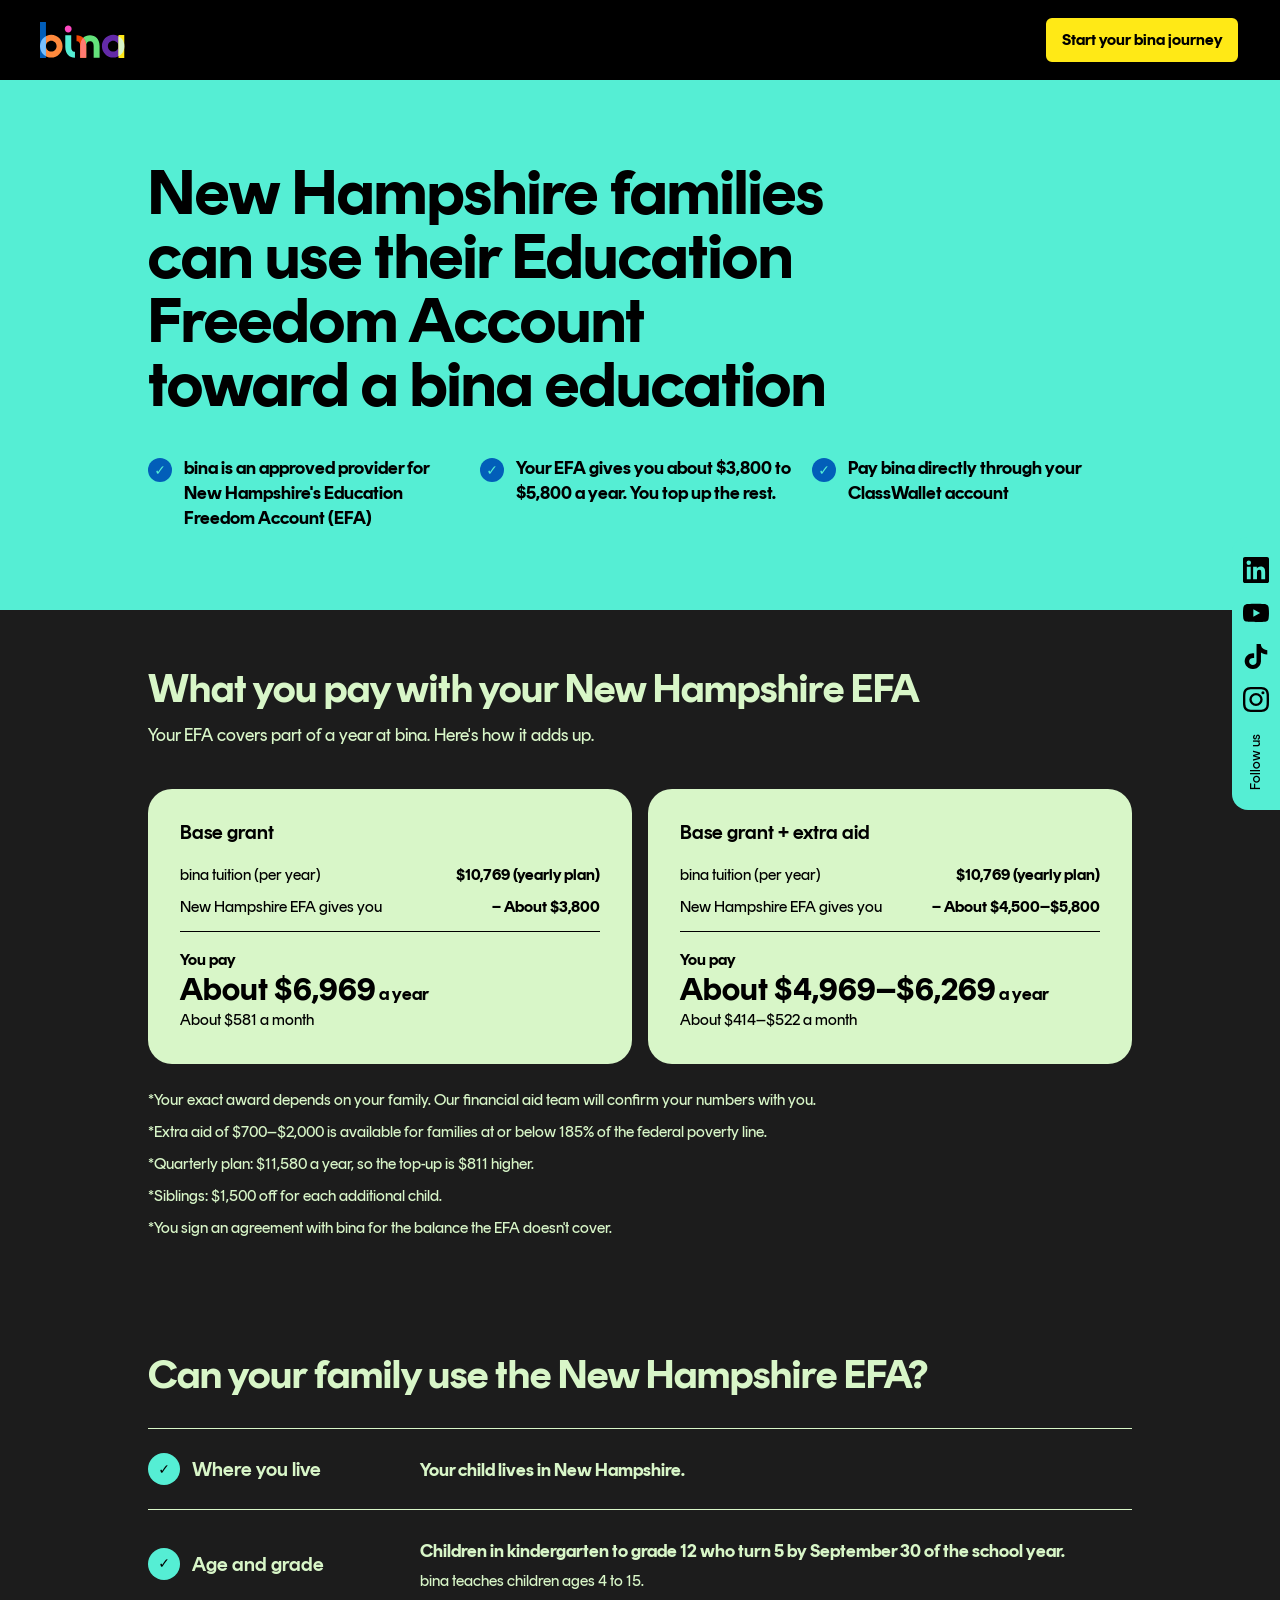
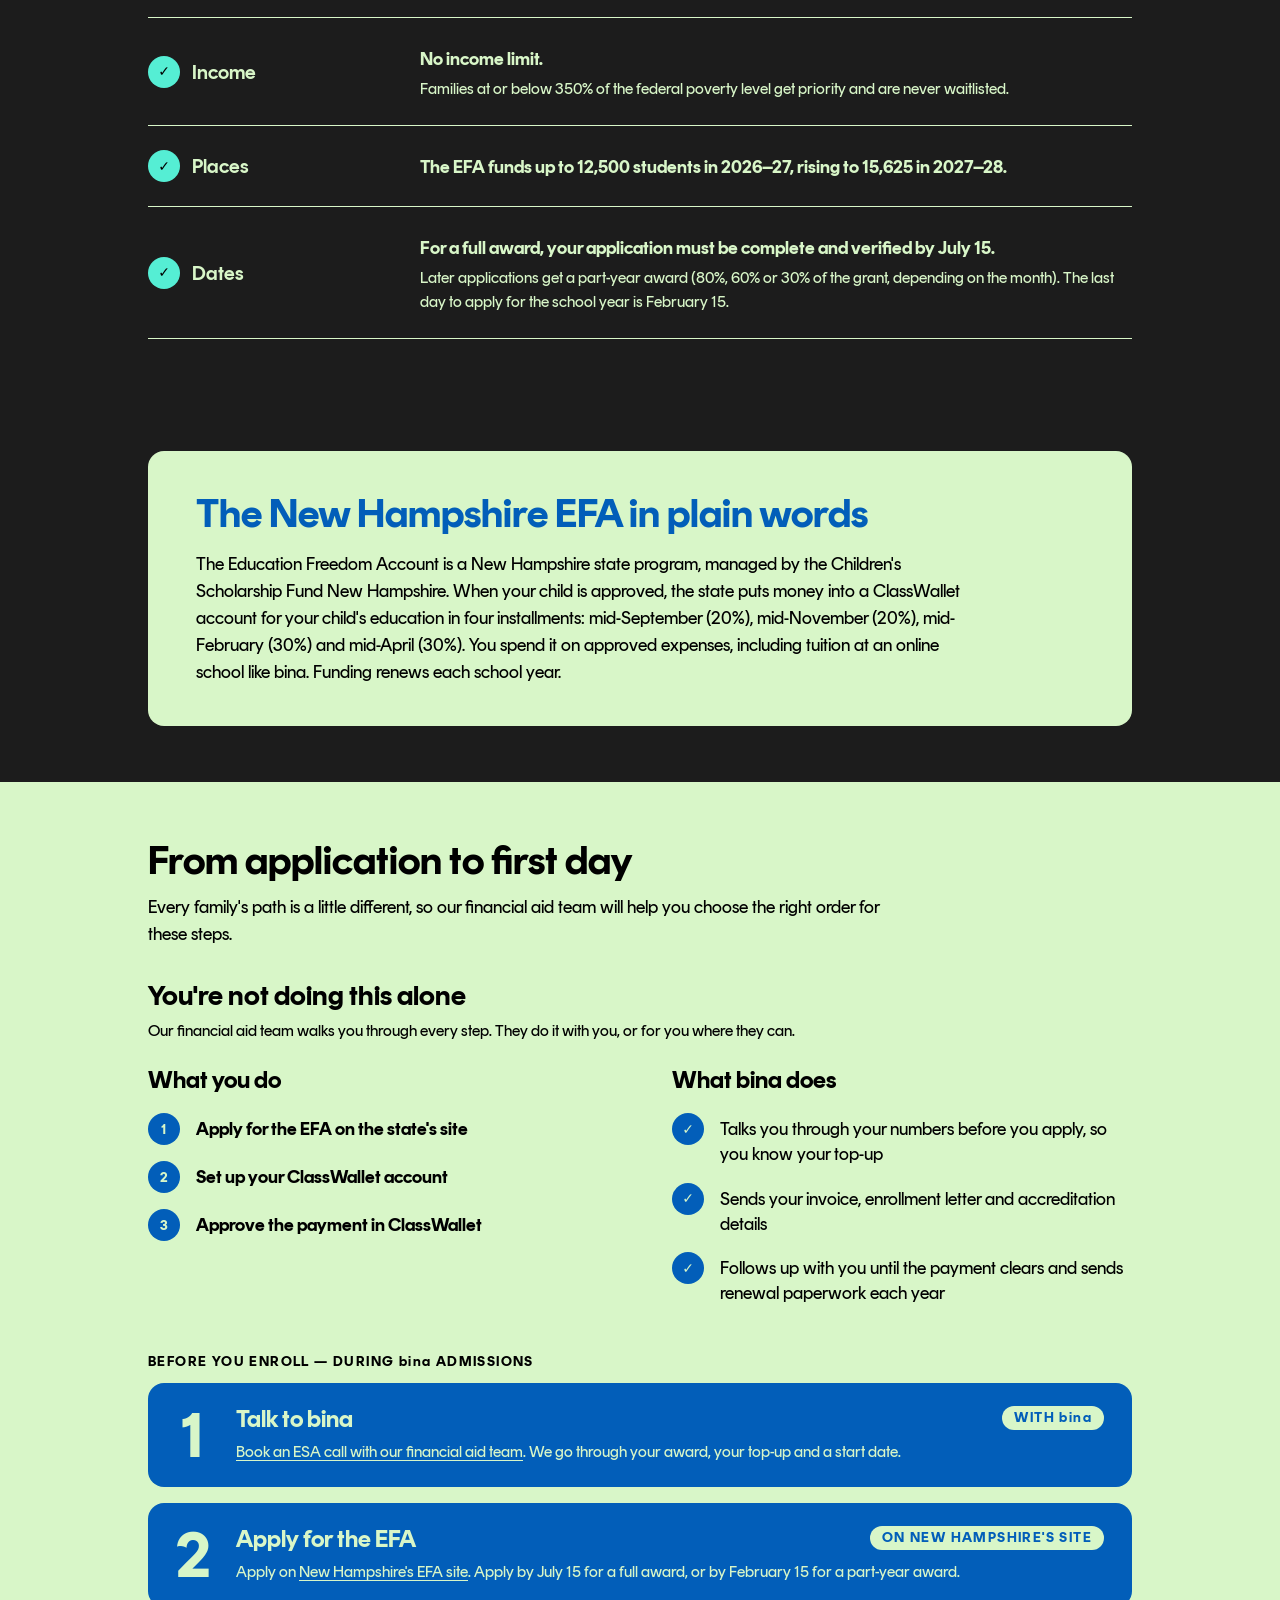
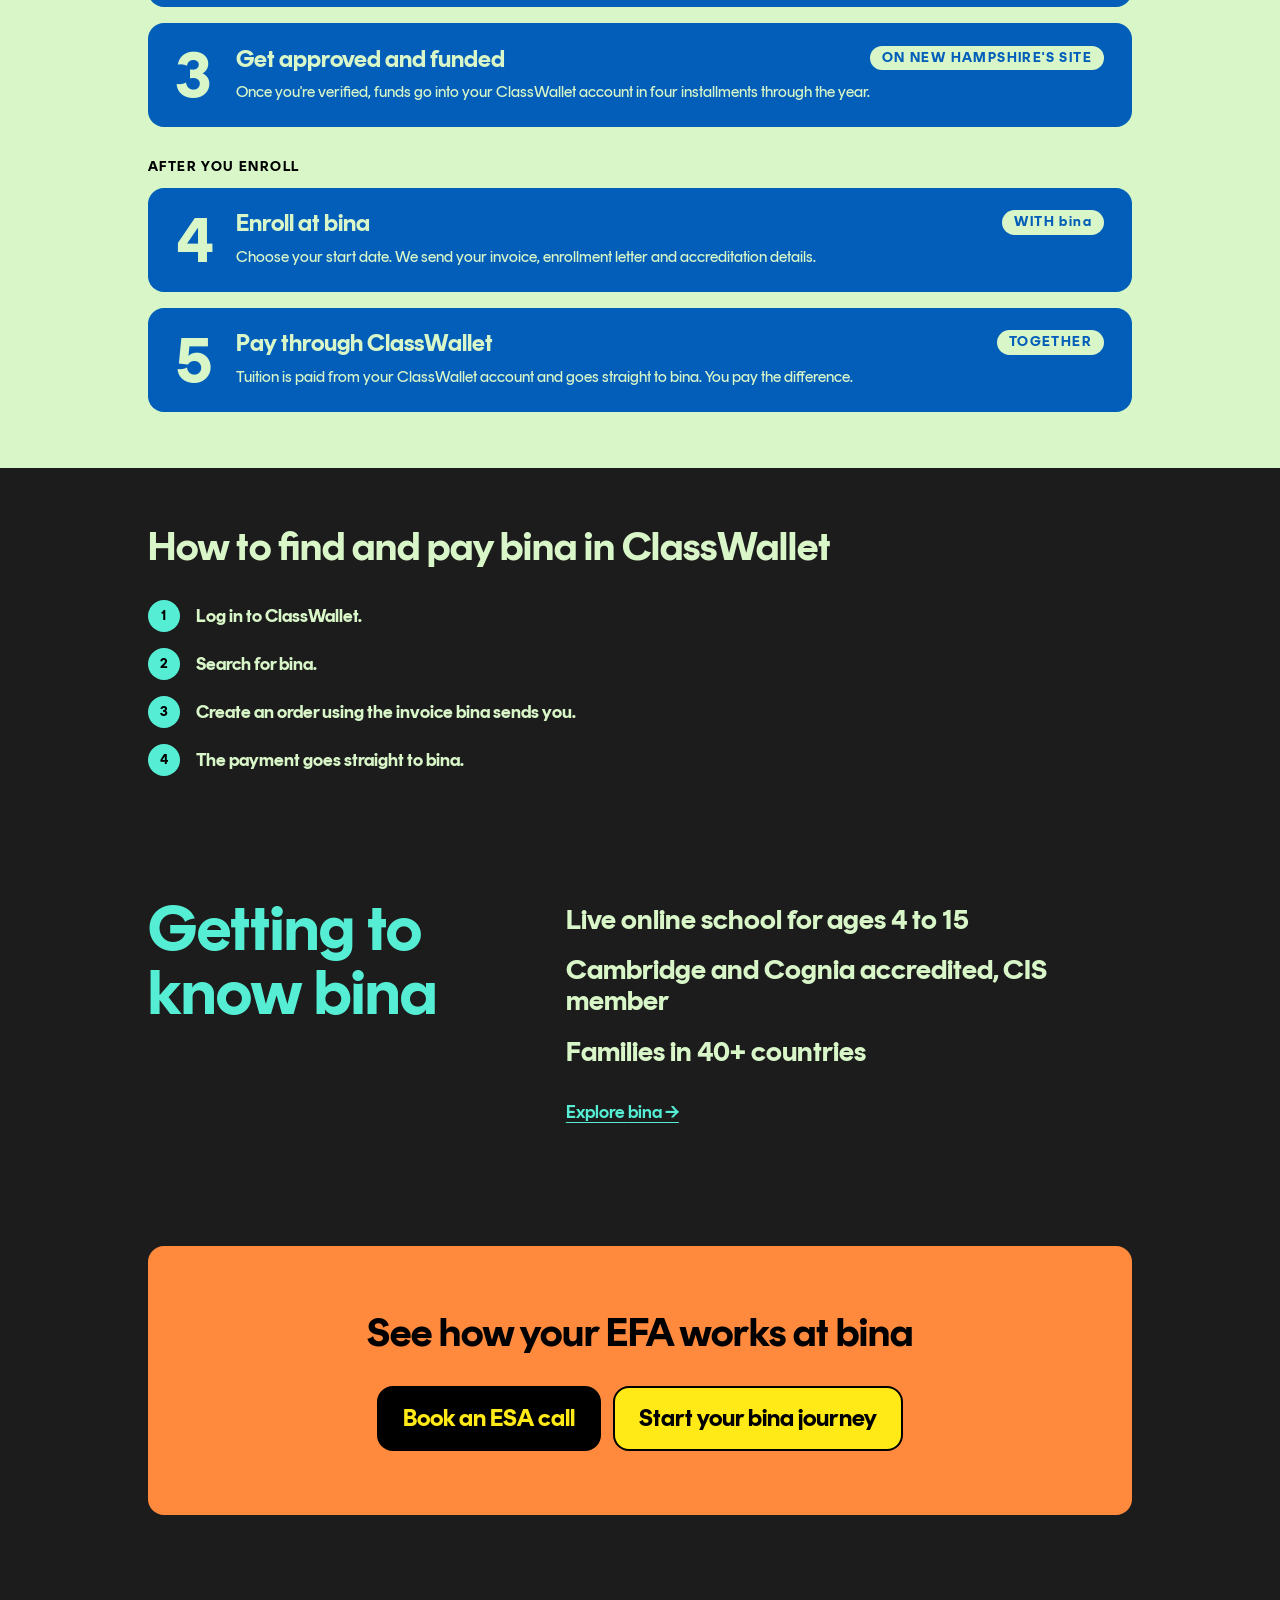
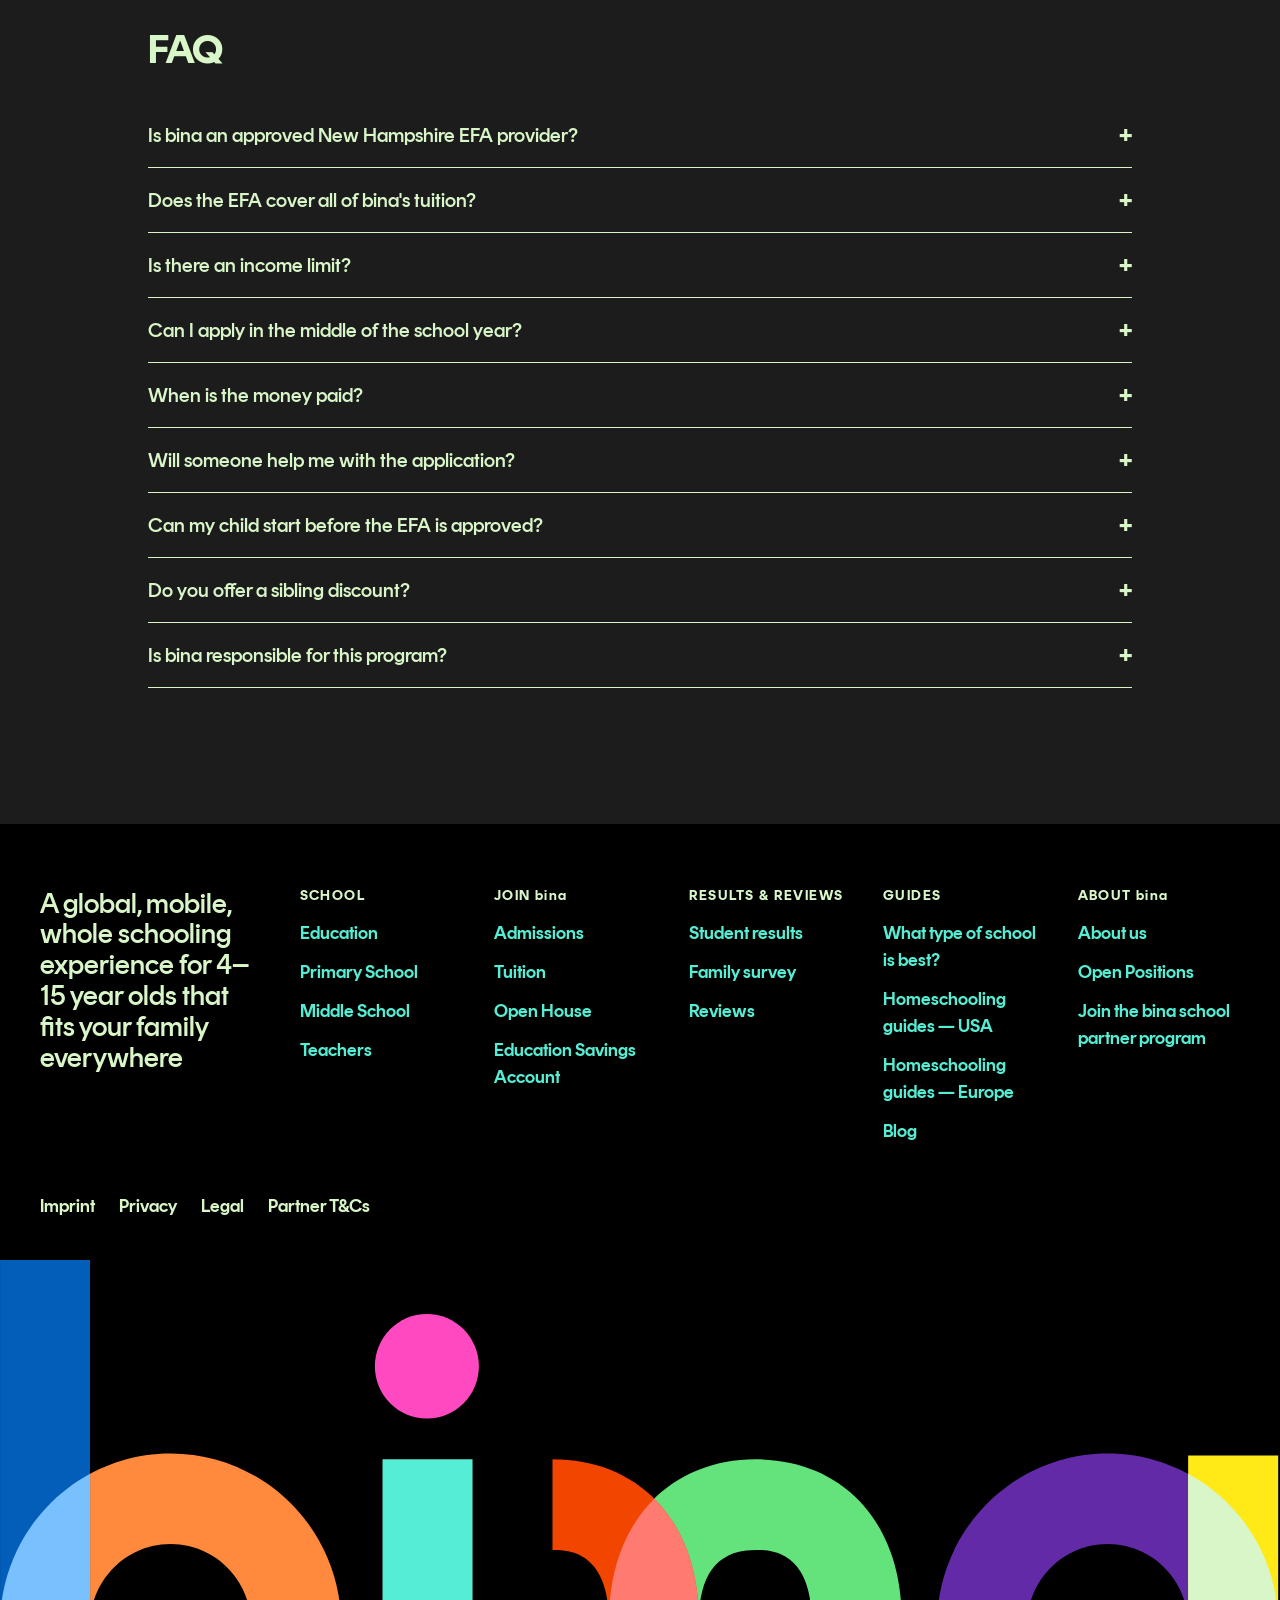
<file: esa/new-hampshire/index.html>
<!DOCTYPE html><html lang="en"> <head><meta name="robots" content="noindex, nofollow"><meta charset="utf-8"><meta name="viewport" content="width=device-width, initial-scale=1"><title>New Hampshire EFA Online School for Ages 4–15 | bina</title><meta name="description" content="bina is an approved New Hampshire EFA provider — a live online school for ages 4 to 15, with classes of 12 or fewer. Put your Education Freedom Account toward tuition."><link rel="canonical" href="https://go.bina.school/esa/new-hampshire"><link rel="icon" type="image/png" href="../../images/favicon.png"><meta property="og:title" content="New Hampshire EFA Online School for Ages 4–15 | bina"><meta property="og:description" content="bina is an approved New Hampshire EFA provider — a live online school for ages 4 to 15, with classes of 12 or fewer. Put your Education Freedom Account toward tuition."><meta property="og:type" content="website"><meta property="og:url" content="https://go.bina.school/esa/new-hampshire"><meta name="generator" content="Astro v6.4.8"><!-- Tracking parity with thebinaschool.com: same GTM container (CookieYes CMP + GA4
         live inside it), a dedicated PostHog project for go.bina.school (session replay
         enabled after analytics consent), same first-touch attribution file. GTM
         uses the main site's deferred loader — they load after full page load + idle,
         or on first interaction, whichever comes first — so the consent banner never
         lands on the LCP critical path. Host-gated to bina domains so previews and local
         dev stay out of the metrics. Keep in sync with the main site's snippet.
         GTM loads first-party through Stape Custom Loader (sgtm.thebinaschool.com);
         the last argument is Stape's encoded form of GTM-M2HWS5K, not a GTM ID. --><script>
      (function (w, d, s, l, i) {
        if (/HeadlessChrome|ReactSnap/i.test(navigator.userAgent || '')) return;
        if (!/(^|\.)(thebinaschool\.com|bina\.school)$/.test((w.location || {}).hostname || '')) return;
        var loaded = false;
        function loadGtm() {
          if (loaded) return;
          loaded = true;
          w[l] = w[l] || [];
          w[l].push({ 'gtm.start': new Date().getTime(), event: 'gtm.js' });
          var f = d.getElementsByTagName(s)[0],
            j = d.createElement(s),
            dl = l != 'dataLayer' ? '&l=' + l : '';
          j.async = true;
          j.src = 'https://sgtm.thebinaschool.com/8bkryjbnrubr.js?' + i;
          f.parentNode.insertBefore(j, f);
          ['pointerdown', 'touchstart', 'keydown', 'scroll'].forEach(function (t) {
            w.removeEventListener(t, loadGtm);
          });
        }
        ['pointerdown', 'touchstart', 'keydown', 'scroll'].forEach(function (t) {
          w.addEventListener(t, loadGtm, { once: true, passive: true });
        });
        // Fixed post-load delay, not requestIdleCallback (rIC on a settled page can wait
        // for the next real interaction, which may never come on a one-screen visit).
        if (d.readyState === 'complete') w.setTimeout(loadGtm, 5000);
        else w.addEventListener('load', function () { w.setTimeout(loadGtm, 5000); }, { once: true });
      })(window, document, 'script', 'dataLayer', '9yb=GwZINTovRzRAKiIhWylMD09QW0NIBgREBgoQEAcMCwoRChodAkwJFh8%3D');
    </script><script>
      /* Dedicated go PostHog project and existing replay settings. CookieYes in
         shared GTM owns consent; only its resolved analytics boolean grants access. */
      (function () {
        if (/HeadlessChrome|ReactSnap/i.test(navigator.userAgent || '')) return;
        if (!/(^|\.)(thebinaschool\.com|bina\.school)$/.test(window.location.hostname || '')) return;
        var loading = false, sdkReady = false, initialized = false, capturing = false;
        function analyticsAllowed() {
          try {
            var consent = window.getCkyConsent();
            return !!(consent && consent.categories && consent.categories.analytics === true);
          } catch (error) {
            return false;
          }
        }
        function syncConsent() {
          if (!analyticsAllowed()) {
            if (capturing) {
              capturing = false;
              window.posthog.opt_out_capturing();
              window.posthog.stopSessionRecording();
            }
            return;
          }
          if (!sdkReady) {
            if (loading) return;
            loading = true;
            var script = document.createElement('script');
            script.type = 'text/javascript';
            script.crossOrigin = 'anonymous';
            script.async = true;
            script.src = 'https://us-assets.i.posthog.com/static/array.js';
            // Load the real SDK without the snippet's queued init or a second loader.
            // Its unloaded instance has no project until this fresh consent check.
            script.onload = function () {
              loading = false;
              sdkReady = !!(window.posthog && typeof window.posthog.init === 'function');
              if (sdkReady) syncConsent();
            };
            script.onerror = function () { loading = false; script.remove(); };
            var first = document.getElementsByTagName('script')[0];
            first.parentNode.insertBefore(script, first);
            return;
          }
          if (capturing) return;
          if (!initialized) {
            initialized = true;
            window.posthog.init('phc_D4SErijz7JBzQTuzsJGdYQcKUB3LZxZoqBsBJSn8TQH4', {
              api_host: 'https://us.i.posthog.com',
              defaults: '2026-01-30',
            });
          }
          window.posthog.opt_in_capturing();
          window.posthog.startSessionRecording();
          capturing = true;
        }
        document.addEventListener('cookieyes_banner_load', syncConsent);
        document.addEventListener('cookieyes_consent_update', syncConsent);
        syncConsent();
      })();
    </script><!-- First-touch attribution — a port of thebinaschool.com/attribution.js. Carries
         utm_*, gclid, fbclid and the partner ?ref= onto form CTAs, start.bina.school links
         and the HTTPS main-site homepage. --><script defer src="../../attribution.js"></script><link rel="stylesheet" href="../../_astro/BaseLayout.B7liEEms.css"></head> <body> <nav class="theme-black sticky top-0 z-50 flex h-20 items-center justify-between px-5 sm:px-10"> <a href="https://thebinaschool.com" aria-label="bina — home"> <img src="../../images/navbar-logo-2026.svg" alt="bina" width="147" height="62" class="h-9 w-auto"> </a> <a href="https://form.thebinaschool.com/new" class="btn-bina btn-sm">Start your bina journey</a> </nav> <main>   <header class="theme-lagoon"> <div class="mx-auto max-w-5xl px-5 py-14 sm:py-20"> <!-- No badge above the title (Zeyu, 2026-11-10: removed from every ESA page). --> <h1 class="mb-10 max-w-3xl text-title-3xl sm:text-display-sm"> New Hampshire families can use their Education Freedom Account toward a bina education </h1>   <ul class="grid gap-3 sm:grid-cols-3"> <li class="flex items-start gap-3"> <span class="mt-0.5 grid h-6 w-6 flex-none place-items-center rounded-full bg-deep-ocean font-display text-body-md font-bold text-lagoon" aria-hidden="true">
✓
</span> <span class="font-display font-bold leading-snug">bina is an approved provider for New Hampshire&#39;s Education Freedom Account (EFA)</span> </li><li class="flex items-start gap-3"> <span class="mt-0.5 grid h-6 w-6 flex-none place-items-center rounded-full bg-deep-ocean font-display text-body-md font-bold text-lagoon" aria-hidden="true">
✓
</span> <span class="font-display font-bold leading-snug">Your EFA gives you about $3,800 to $5,800 a year. You top up the rest.</span> </li><li class="flex items-start gap-3"> <span class="mt-0.5 grid h-6 w-6 flex-none place-items-center rounded-full bg-deep-ocean font-display text-body-md font-bold text-lagoon" aria-hidden="true">
✓
</span> <span class="font-display font-bold leading-snug">Pay bina directly through your ClassWallet account</span> </li> </ul> </div> </header>  <section class="theme-base"> <div class="mx-auto max-w-5xl px-5 py-14">  <h2 class="text-title-xl sm:text-title-3xl">What you pay with your New Hampshire EFA</h2> <p class="mt-3 max-w-3xl text-body-xl"><span>Your EFA covers part of a year at <span class="normal-case">bina</span>. Here&#39;s how it adds up.</span></p>  <div class="mt-10 grid gap-4 md:grid-cols-2"> <div class="card-bina-mint p-6 sm:p-8"> <p class="mb-5 font-display text-title-sm">Base grant</p> <dl class="grid gap-2 text-body-lg"> <div class="flex items-baseline justify-between gap-4"> <dt><span class="normal-case">bina</span> tuition (per year)</dt> <dd class="text-right font-display font-bold">$10,769 (yearly plan)</dd> </div> <div class="flex items-baseline justify-between gap-4 border-b border-black pb-3"> <dt>New Hampshire EFA gives you</dt> <dd class="text-right font-display font-bold">− About $3,800</dd> </div> <div class="pt-2"> <dt class="font-display font-bold">You pay</dt> <dd> <span class="block font-display text-title-xl font-bold"> About $6,969<span class="text-body-xl"> a year</span> </span> <span class="block">About $581 a month</span> </dd> </div> </dl> </div><div class="card-bina-mint p-6 sm:p-8"> <p class="mb-5 font-display text-title-sm">Base grant + extra aid</p> <dl class="grid gap-2 text-body-lg"> <div class="flex items-baseline justify-between gap-4"> <dt><span class="normal-case">bina</span> tuition (per year)</dt> <dd class="text-right font-display font-bold">$10,769 (yearly plan)</dd> </div> <div class="flex items-baseline justify-between gap-4 border-b border-black pb-3"> <dt>New Hampshire EFA gives you</dt> <dd class="text-right font-display font-bold">− About $4,500–$5,800</dd> </div> <div class="pt-2"> <dt class="font-display font-bold">You pay</dt> <dd> <span class="block font-display text-title-xl font-bold"> About $4,969–$6,269<span class="text-body-xl"> a year</span> </span> <span class="block">About $414–$522 a month</span> </dd> </div> </dl> </div> </div> <!-- Second table: families applying during the school year (West Virginia): the same mint card. -->  <div class="mt-6 grid gap-2"> <p class="text-body-lg text-mint">
*<span>Your exact award depends on your family. Our financial aid team will confirm your numbers with you.</span> </p><p class="text-body-lg text-mint">
*<span>Extra aid of $700–$2,000 is available for families at or below 185% of the federal poverty line.</span> </p><p class="text-body-lg text-mint">
*<span>Quarterly plan: $11,580 a year, so the top-up is $811 higher.</span> </p><p class="text-body-lg text-mint">
*<span>Siblings: $1,500 off for each additional child.</span> </p><p class="text-body-lg text-mint">
*<span>You sign an agreement with <span class="normal-case">bina</span> for the balance the EFA doesn&#39;t cover.</span> </p> </div> </div> </section>  <section class="theme-base"> <div class="mx-auto max-w-5xl px-5 py-14"> <h2 class="mb-8 text-title-xl sm:text-title-3xl">Can your family use the New Hampshire EFA?</h2> <!-- A checklist, not cards: one row per condition, ✓ + label on the left, and the
               first sentence (the answer) in bold so a scanner gets it without reading on. --> <dl class="border-t border-line"> <div class="grid gap-x-8 gap-y-2 border-b border-line py-6 sm:grid-cols-[15rem_1fr]"> <dt class="flex items-center gap-3 font-display text-title-sm"> <span class="grid h-8 w-8 flex-none place-items-center rounded-full bg-lagoon font-display text-body-md font-bold text-black" aria-hidden="true">✓</span> Where you live </dt> <dd class="text-body-lg sm:pt-1"> <strong class="block font-display text-body-xl font-bold"><span>Your child lives in New Hampshire.</span></strong>  </dd> </div><div class="grid gap-x-8 gap-y-2 border-b border-line py-6 sm:grid-cols-[15rem_1fr]"> <dt class="flex items-center gap-3 font-display text-title-sm"> <span class="grid h-8 w-8 flex-none place-items-center rounded-full bg-lagoon font-display text-body-md font-bold text-black" aria-hidden="true">✓</span> Age and grade </dt> <dd class="text-body-lg sm:pt-1"> <strong class="block font-display text-body-xl font-bold"><span>Children in kindergarten to grade 12 who turn 5 by September 30 of the school year.</span></strong> <span class="mt-1 block"><span><span class="normal-case">bina</span> teaches children ages 4 to 15.</span></span> </dd> </div><div class="grid gap-x-8 gap-y-2 border-b border-line py-6 sm:grid-cols-[15rem_1fr]"> <dt class="flex items-center gap-3 font-display text-title-sm"> <span class="grid h-8 w-8 flex-none place-items-center rounded-full bg-lagoon font-display text-body-md font-bold text-black" aria-hidden="true">✓</span> Income </dt> <dd class="text-body-lg sm:pt-1"> <strong class="block font-display text-body-xl font-bold"><span>No income limit.</span></strong> <span class="mt-1 block"><span>Families at or below 350% of the federal poverty level get priority and are never waitlisted.</span></span> </dd> </div><div class="grid gap-x-8 gap-y-2 border-b border-line py-6 sm:grid-cols-[15rem_1fr]"> <dt class="flex items-center gap-3 font-display text-title-sm"> <span class="grid h-8 w-8 flex-none place-items-center rounded-full bg-lagoon font-display text-body-md font-bold text-black" aria-hidden="true">✓</span> Places </dt> <dd class="text-body-lg sm:pt-1"> <strong class="block font-display text-body-xl font-bold"><span>The EFA funds up to 12,500 students in 2026–27, rising to 15,625 in 2027–28.</span></strong>  </dd> </div><div class="grid gap-x-8 gap-y-2 border-b border-line py-6 sm:grid-cols-[15rem_1fr]"> <dt class="flex items-center gap-3 font-display text-title-sm"> <span class="grid h-8 w-8 flex-none place-items-center rounded-full bg-lagoon font-display text-body-md font-bold text-black" aria-hidden="true">✓</span> Dates </dt> <dd class="text-body-lg sm:pt-1"> <strong class="block font-display text-body-xl font-bold"><span>For a full award, your application must be complete and verified by July 15.</span></strong> <span class="mt-1 block"><span>Later applications get a part-year award (80%, 60% or 30% of the grant, depending on the month). The last day to apply for the school year is February 15.</span></span> </dd> </div> </dl> </div> </section> <!-- A mint card on the dark section (deep ocean label), built like the closing CTA block (left-aligned: it is a paragraph to read). -->
      <section class="theme-base"> <div class="mx-auto max-w-5xl px-5 py-14"> <div class="theme-mint rounded-lg px-6 py-8 sm:px-12 sm:py-10"> <h2 class="mb-4 text-title-xl text-hl sm:text-title-3xl">The New Hampshire EFA in plain words</h2> <p class="max-w-3xl text-body-xl"><span>The Education Freedom Account is a New Hampshire state program, managed by the Children&#39;s Scholarship Fund New Hampshire. When your child is approved, the state puts money into a ClassWallet account for your child&#39;s education in four installments: mid-September (20%), mid-November (20%), mid-February (30%) and mid-April (30%). You spend it on approved expenses, including tuition at an online school like <span class="normal-case">bina</span>. Funding renews each school year.</span></p>  </div> </div> </section>  <!-- Mint section: black headings and labels, deep ocean step cards with mint text, deep ocean badges (Zeyu, 2026-11-04 — the /student-results STAR colors). --><section id="process" class="theme-mint scroll-mt-20"> <div class="mx-auto max-w-5xl px-5 py-14"> <!-- The "You do two on … own website" line is gone (stakeholder, 2026-11-09); the tags say it. --> <h2 class="text-title-xl sm:text-title-3xl mb-3">From application to first day</h2> <p class="mb-8 max-w-3xl"><span>Every family&#39;s path is a little different, so our financial aid team will help you choose the right order for these steps.</span></p> <div class="mb-12"> <h3 class="mb-2 font-display text-title-lg font-bold">You&#39;re not doing this alone</h3> <p class="mb-6 text-body-lg">Our financial aid team walks you through every step. They do it with you, or for you where they can.</p> <!-- Two columns, no cards (Zeyu, 2026-11-04 — the old "how the funding works / what you
               get" structure): your steps as a numbered list, bina's part as a checklist. --> <div class="grid gap-10 md:grid-cols-2 md:gap-16"> <div> <h4 class="mb-5 font-display text-title-md font-bold">What you do</h4> <ol class="m-0 grid list-none gap-4 p-0"> <li class="flex items-start gap-4"> <span class="grid h-8 w-8 flex-none place-items-center rounded-full bg-deep-ocean font-display text-body-md font-bold text-mint" aria-hidden="true">1</span> <span class="pt-1 font-display font-bold leading-snug">Apply for the EFA on the state&#39;s site</span> </li><li class="flex items-start gap-4"> <span class="grid h-8 w-8 flex-none place-items-center rounded-full bg-deep-ocean font-display text-body-md font-bold text-mint" aria-hidden="true">2</span> <span class="pt-1 font-display font-bold leading-snug">Set up your ClassWallet account</span> </li><li class="flex items-start gap-4"> <span class="grid h-8 w-8 flex-none place-items-center rounded-full bg-deep-ocean font-display text-body-md font-bold text-mint" aria-hidden="true">3</span> <span class="pt-1 font-display font-bold leading-snug">Approve the payment in ClassWallet</span> </li> </ol> </div> <div> <h4 class="mb-5 font-display text-title-md font-bold">What <span class="normal-case">bina</span> does</h4> <ul class="m-0 grid list-none gap-4 p-0"> <li class="flex items-start gap-4"> <span class="grid h-8 w-8 flex-none place-items-center rounded-full bg-deep-ocean font-display text-body-md font-bold text-mint" aria-hidden="true">✓</span> <span class="pt-1 leading-snug">Talks you through your numbers before you apply, so you know your top-up</span> </li><li class="flex items-start gap-4"> <span class="grid h-8 w-8 flex-none place-items-center rounded-full bg-deep-ocean font-display text-body-md font-bold text-mint" aria-hidden="true">✓</span> <span class="pt-1 leading-snug">Sends your invoice, enrollment letter and accreditation details</span> </li><li class="flex items-start gap-4"> <span class="grid h-8 w-8 flex-none place-items-center rounded-full bg-deep-ocean font-display text-body-md font-bold text-mint" aria-hidden="true">✓</span> <span class="pt-1 leading-snug">Follows up with you until the payment clears and sends renewal paperwork each year</span> </li> </ul> </div> </div> </div> <div class="grid gap-8"> <div> <p class="eyebrow-line mb-3"><span>Before you enroll — during <span class="normal-case">bina</span> admissions</span></p> <ol class="m-0 grid list-none gap-4 p-0"> <li class="flex items-center gap-5 rounded-lg bg-deep-ocean px-5 py-5 text-mint sm:gap-7 sm:px-7"> <span class="w-8 flex-none text-center font-display text-title-3xl sm:text-display-sm" aria-hidden="true"> 1 </span> <span class="min-w-0 flex-1"> <span class="mb-2 flex flex-wrap items-start justify-between gap-x-4 gap-y-2"> <strong class="font-display text-title-md"> <span class="sr-only">Step 1: </span> Talk to bina </strong> <span class="inline-flex flex-none items-center rounded-full bg-mint px-3 py-1 font-display text-label uppercase text-deep-ocean"> <span>With <span class="normal-case">bina</span></span> </span> </span> <span class="block text-body-lg"> <span></span><a href="https://form.thebinaschool.com/new?utm_source=website&amp;utm_medium=esa_page&amp;utm_campaign=esa_pages_2026&amp;utm_content=new_hampshire" rel="noopener">Book an ESA call with our financial aid team</a><span>. We go through your award, your top-up and a start date.</span> </span>  </span> </li><li class="flex items-center gap-5 rounded-lg bg-deep-ocean px-5 py-5 text-mint sm:gap-7 sm:px-7"> <span class="w-8 flex-none text-center font-display text-title-3xl sm:text-display-sm" aria-hidden="true"> 2 </span> <span class="min-w-0 flex-1"> <span class="mb-2 flex flex-wrap items-start justify-between gap-x-4 gap-y-2"> <strong class="font-display text-title-md"> <span class="sr-only">Step 2: </span> Apply for the EFA </strong> <span class="inline-flex flex-none items-center rounded-full bg-mint px-3 py-1 font-display text-label uppercase text-deep-ocean"> <span>On New Hampshire&#39;s site</span> </span> </span> <span class="block text-body-lg"> <span>Apply on </span><a href="https://nhefa.scholarshipfund.org/" rel="noopener">New Hampshire&#39;s EFA site</a><span>. Apply by July 15 for a full award, or by February 15 for a part-year award.</span> </span>  </span> </li><li class="flex items-center gap-5 rounded-lg bg-deep-ocean px-5 py-5 text-mint sm:gap-7 sm:px-7"> <span class="w-8 flex-none text-center font-display text-title-3xl sm:text-display-sm" aria-hidden="true"> 3 </span> <span class="min-w-0 flex-1"> <span class="mb-2 flex flex-wrap items-start justify-between gap-x-4 gap-y-2"> <strong class="font-display text-title-md"> <span class="sr-only">Step 3: </span> Get approved and funded </strong> <span class="inline-flex flex-none items-center rounded-full bg-mint px-3 py-1 font-display text-label uppercase text-deep-ocean"> <span>On New Hampshire&#39;s site</span> </span> </span> <span class="block text-body-lg"> <span>Once you&#39;re verified, funds go into your ClassWallet account in four installments through the year.</span><span></span> </span>  </span> </li> </ol> </div><div> <p class="eyebrow-line mb-3"><span>After you enroll</span></p> <ol class="m-0 grid list-none gap-4 p-0"> <li class="flex items-center gap-5 rounded-lg bg-deep-ocean px-5 py-5 text-mint sm:gap-7 sm:px-7"> <span class="w-8 flex-none text-center font-display text-title-3xl sm:text-display-sm" aria-hidden="true"> 4 </span> <span class="min-w-0 flex-1"> <span class="mb-2 flex flex-wrap items-start justify-between gap-x-4 gap-y-2"> <strong class="font-display text-title-md"> <span class="sr-only">Step 4: </span> Enroll at bina </strong> <span class="inline-flex flex-none items-center rounded-full bg-mint px-3 py-1 font-display text-label uppercase text-deep-ocean"> <span>With <span class="normal-case">bina</span></span> </span> </span> <span class="block text-body-lg"> <span>Choose your start date. We send your invoice, enrollment letter and accreditation details.</span><span></span> </span>  </span> </li><li class="flex items-center gap-5 rounded-lg bg-deep-ocean px-5 py-5 text-mint sm:gap-7 sm:px-7"> <span class="w-8 flex-none text-center font-display text-title-3xl sm:text-display-sm" aria-hidden="true"> 5 </span> <span class="min-w-0 flex-1"> <span class="mb-2 flex flex-wrap items-start justify-between gap-x-4 gap-y-2"> <strong class="font-display text-title-md"> <span class="sr-only">Step 5: </span> Pay through ClassWallet </strong> <span class="inline-flex flex-none items-center rounded-full bg-mint px-3 py-1 font-display text-label uppercase text-deep-ocean"> <span>Together</span> </span> </span> <span class="block text-body-lg"> <span>Tuition is paid from your ClassWallet account and goes straight to <span class="normal-case">bina</span>. You pay the difference.</span><span></span> </span>  </span> </li> </ol> </div> </div>  </div> </section>  <section class="theme-base"> <div class="mx-auto max-w-5xl px-5 py-14"> <h2 class="mb-8 text-title-xl sm:text-title-3xl"><span>How to find and pay <span class="normal-case">bina</span> in ClassWallet</span></h2> <!-- A plain numbered list (lagoon badges on dark), same pattern as "What you do". --> <ol class="m-0 grid list-none gap-4 p-0"> <li class="flex items-start gap-4"> <span class="grid h-8 w-8 flex-none place-items-center rounded-full bg-lagoon font-display text-body-md font-bold text-black" aria-hidden="true"> 1 </span> <span class="pt-1 font-display font-bold leading-snug"><span>Log in to ClassWallet.</span></span> </li><li class="flex items-start gap-4"> <span class="grid h-8 w-8 flex-none place-items-center rounded-full bg-lagoon font-display text-body-md font-bold text-black" aria-hidden="true"> 2 </span> <span class="pt-1 font-display font-bold leading-snug"><span>Search for <span class="normal-case">bina</span>.</span></span> </li><li class="flex items-start gap-4"> <span class="grid h-8 w-8 flex-none place-items-center rounded-full bg-lagoon font-display text-body-md font-bold text-black" aria-hidden="true"> 3 </span> <span class="pt-1 font-display font-bold leading-snug"><span>Create an order using the invoice <span class="normal-case">bina</span> sends you.</span></span> </li><li class="flex items-start gap-4"> <span class="grid h-8 w-8 flex-none place-items-center rounded-full bg-lagoon font-display text-body-md font-bold text-black" aria-hidden="true"> 4 </span> <span class="pt-1 font-display font-bold leading-snug"><span>The payment goes straight to <span class="normal-case">bina</span>.</span></span> </li> </ol>  </div> </section>  <section class="theme-base"> <div class="mx-auto grid max-w-5xl gap-10 px-5 py-16 md:grid-cols-[1fr_1.6fr] md:gap-16"> <div> <h2 class="text-title-3xl text-lagoon sm:text-display-sm"><span>Getting to know <span class="normal-case">bina</span></span></h2> </div> <div class="md:pt-2"> <ul class="m-0 grid list-none gap-5 p-0"> <li class="font-display text-title-md font-bold sm:text-title-lg">Live online school for ages 4 to 15</li><li class="font-display text-title-md font-bold sm:text-title-lg">Cambridge and Cognia accredited, CIS member</li><li class="font-display text-title-md font-bold sm:text-title-lg">Families in 40+ countries</li> </ul> <p class="mt-8 flex flex-wrap gap-x-8 gap-y-3"> <a href="https://thebinaschool.com" target="_blank" rel="noopener noreferrer" class="font-semibold text-lagoon"> <span>Explore <span class="normal-case">bina</span> →</span><span class="sr-only"> (opens in a new tab)</span> </a>  </p> </div> </div> </section> <section class="theme-base"> <div class="mx-auto max-w-5xl px-5 py-14"> <div class="theme-tangerine rounded-lg px-6 py-12 text-center sm:px-12 sm:py-16">  <h2 class="cta-title text-title-xl sm:text-title-3xl mb-8"><span>See how your EFA works at <span class="normal-case">bina</span></span></h2> <div class="cta-actions"> <a href="https://form.thebinaschool.com/new?utm_source=website&amp;utm_medium=esa_page&amp;utm_campaign=esa_pages_2026&amp;utm_content=new_hampshire" class="btn-bina-secondary">Book an ESA call</a> <a href="https://form.thebinaschool.com/new" class="btn-bina">Start your bina journey</a> </div>  </div> </div> </section>  <section class="theme-base"> <div class="mx-auto max-w-5xl px-5 py-14"> <h2 class="mb-8 text-title-xl sm:text-title-3xl">FAQ</h2> <div> <details class="group border-b border-line"> <summary class="flex cursor-pointer list-none items-center justify-between gap-6 py-5 font-display text-title-sm font-medium [&::-webkit-details-marker]:hidden"> <span>Is bina an approved New Hampshire EFA provider?</span> <span class="flex-none text-title-md leading-none transition-transform duration-200 group-open:rotate-45" aria-hidden="true">
+
</span> </summary> <p class="max-w-3xl pb-5 pr-10 text-body-lg"> Yes. bina is an approved provider, and families pay us directly through ClassWallet. </p> </details><details class="group border-b border-line"> <summary class="flex cursor-pointer list-none items-center justify-between gap-6 py-5 font-display text-title-sm font-medium [&::-webkit-details-marker]:hidden"> <span>Does the EFA cover all of bina&#39;s tuition?</span> <span class="flex-none text-title-md leading-none transition-transform duration-200 group-open:rotate-45" aria-hidden="true">
+
</span> </summary> <p class="max-w-3xl pb-5 pr-10 text-body-lg"> It covers part of it. With the base grant of about $3,800, families on the yearly plan top up about $581 a month. Families who qualify for extra aid pay less. Your exact award depends on your family, and our financial aid team will confirm your numbers. </p> </details><details class="group border-b border-line"> <summary class="flex cursor-pointer list-none items-center justify-between gap-6 py-5 font-display text-title-sm font-medium [&::-webkit-details-marker]:hidden"> <span>Is there an income limit?</span> <span class="flex-none text-title-md leading-none transition-transform duration-200 group-open:rotate-45" aria-hidden="true">
+
</span> </summary> <p class="max-w-3xl pb-5 pr-10 text-body-lg"> No. Every New Hampshire K–12 family can apply. Families at or below 350% of the federal poverty level get priority. </p> </details><details class="group border-b border-line"> <summary class="flex cursor-pointer list-none items-center justify-between gap-6 py-5 font-display text-title-sm font-medium [&::-webkit-details-marker]:hidden"> <span>Can I apply in the middle of the school year?</span> <span class="flex-none text-title-md leading-none transition-transform duration-200 group-open:rotate-45" aria-hidden="true">
+
</span> </summary> <p class="max-w-3xl pb-5 pr-10 text-body-lg"> Yes, until February 15. Applying by July 15 gets you a full award. Later applications get a part-year award. </p> </details><details class="group border-b border-line"> <summary class="flex cursor-pointer list-none items-center justify-between gap-6 py-5 font-display text-title-sm font-medium [&::-webkit-details-marker]:hidden"> <span>When is the money paid?</span> <span class="flex-none text-title-md leading-none transition-transform duration-200 group-open:rotate-45" aria-hidden="true">
+
</span> </summary> <p class="max-w-3xl pb-5 pr-10 text-body-lg"> In four installments: mid-September, mid-November, mid-February and mid-April. </p> </details><details class="group border-b border-line"> <summary class="flex cursor-pointer list-none items-center justify-between gap-6 py-5 font-display text-title-sm font-medium [&::-webkit-details-marker]:hidden"> <span>Will someone help me with the application?</span> <span class="flex-none text-title-md leading-none transition-transform duration-200 group-open:rotate-45" aria-hidden="true">
+
</span> </summary> <p class="max-w-3xl pb-5 pr-10 text-body-lg"> Yes. Our financial aid team guides you through every step, from the application to your first payment. </p> </details><details class="group border-b border-line"> <summary class="flex cursor-pointer list-none items-center justify-between gap-6 py-5 font-display text-title-sm font-medium [&::-webkit-details-marker]:hidden"> <span>Can my child start before the EFA is approved?</span> <span class="flex-none text-title-md leading-none transition-transform duration-200 group-open:rotate-45" aria-hidden="true">
+
</span> </summary> <p class="max-w-3xl pb-5 pr-10 text-body-lg"> Yes. You can enroll and pay bina directly while your application is being reviewed, then switch to EFA funding once it&#39;s approved. </p> </details><details class="group border-b border-line"> <summary class="flex cursor-pointer list-none items-center justify-between gap-6 py-5 font-display text-title-sm font-medium [&::-webkit-details-marker]:hidden"> <span>Do you offer a sibling discount?</span> <span class="flex-none text-title-md leading-none transition-transform duration-200 group-open:rotate-45" aria-hidden="true">
+
</span> </summary> <p class="max-w-3xl pb-5 pr-10 text-body-lg"> Yes. Each additional child gets $1,500 off tuition. </p> </details><details class="group border-b border-line"> <summary class="flex cursor-pointer list-none items-center justify-between gap-6 py-5 font-display text-title-sm font-medium [&::-webkit-details-marker]:hidden"> <span>Is bina responsible for this program?</span> <span class="flex-none text-title-md leading-none transition-transform duration-200 group-open:rotate-45" aria-hidden="true">
+
</span> </summary> <p class="max-w-3xl pb-5 pr-10 text-body-lg"> The Education Freedom Account (EFA) is run by the state of New Hampshire, not by bina. Program amounts, eligibility and deadlines are subject to change. Always confirm with <a href="https://nhefa.scholarshipfund.org/" rel="noopener">the official program site</a> before you rely on a number here. </p> </details> </div> </div> </section>  </main> <!-- Footer (Zeyu, 2026-11-06): the main site's grouped footer — tagline column, one column per
         group (2 on phones, 3 from 640px, tagline + 5 from 1024px), the legal links in one row above
         the peeking logo (no divider line), and the Follow-us rail. Black / mint / lagoon: mint
         tagline, group titles and legal links (the old purple), lagoon group links (the old
         turquoise). -->
    <footer class="theme-black relative z-10 overflow-hidden pt-12 md:pt-16 mt-20"> <div class="px-5 sm:px-10 min-[1120px]:pr-24"> <div class="mb-10 grid grid-cols-2 gap-x-6 gap-y-10 sm:grid-cols-3 sm:gap-x-8 md:mb-12 lg:grid-cols-[1.4fr_repeat(5,minmax(0,1fr))]"> <p class="col-span-2 font-display text-title-md font-medium text-mint sm:col-span-3 lg:col-span-1 xl:text-title-lg xl:font-medium">
A global, mobile, whole schooling experience for 4–15 year olds that fits your family everywhere
</p> <nav aria-label="School"> <h2 class="mb-4 font-display text-label uppercase text-mint"><span>School</span></h2> <ul class="flex flex-col gap-3"> <li> <a href="https://thebinaschool.com/education" class="footer-link font-display text-body-lg font-semibold text-lagoon xl:text-body-xl">Education</a> </li><li> <a href="https://thebinaschool.com/primary-school" class="footer-link font-display text-body-lg font-semibold text-lagoon xl:text-body-xl">Primary School</a> </li><li> <a href="https://thebinaschool.com/middle-school" class="footer-link font-display text-body-lg font-semibold text-lagoon xl:text-body-xl">Middle School</a> </li><li> <a href="https://thebinaschool.com/teachers" class="footer-link font-display text-body-lg font-semibold text-lagoon xl:text-body-xl">Teachers</a> </li> </ul> </nav><nav aria-label="Join bina"> <h2 class="mb-4 font-display text-label uppercase text-mint"><span>Join <span class="normal-case">bina</span></span></h2> <ul class="flex flex-col gap-3"> <li> <a href="https://thebinaschool.com/admissions" class="footer-link font-display text-body-lg font-semibold text-lagoon xl:text-body-xl">Admissions</a> </li><li> <a href="https://thebinaschool.com/tuition" class="footer-link font-display text-body-lg font-semibold text-lagoon xl:text-body-xl">Tuition</a> </li><li> <a href="https://thebinaschool.com/open-house" class="footer-link font-display text-body-lg font-semibold text-lagoon xl:text-body-xl">Open House</a> </li><li> <a href="../../esa/index.html" class="footer-link font-display text-body-lg font-semibold text-lagoon xl:text-body-xl">Education Savings Account</a> </li> </ul> </nav><nav aria-label="Results &amp; reviews"> <h2 class="mb-4 font-display text-label uppercase text-mint"><span>Results &amp; reviews</span></h2> <ul class="flex flex-col gap-3"> <li> <a href="https://thebinaschool.com/student-results" class="footer-link font-display text-body-lg font-semibold text-lagoon xl:text-body-xl">Student results</a> </li><li> <a href="https://thebinaschool.com/family-survey" class="footer-link font-display text-body-lg font-semibold text-lagoon xl:text-body-xl">Family survey</a> </li><li> <a href="https://thebinaschool.com/reviews" class="footer-link font-display text-body-lg font-semibold text-lagoon xl:text-body-xl">Reviews</a> </li> </ul> </nav><nav aria-label="Guides"> <h2 class="mb-4 font-display text-label uppercase text-mint"><span>Guides</span></h2> <ul class="flex flex-col gap-3"> <li> <a href="https://thebinaschool.com/what-type-of-school-is-best" class="footer-link font-display text-body-lg font-semibold text-lagoon xl:text-body-xl">What type of school is best?</a> </li><li> <a href="https://thebinaschool.com/homeschooling-guides" class="footer-link font-display text-body-lg font-semibold text-lagoon xl:text-body-xl">Homeschooling guides — USA</a> </li><li> <a href="https://thebinaschool.com/homeschooling-guides-europe" class="footer-link font-display text-body-lg font-semibold text-lagoon xl:text-body-xl">Homeschooling guides — Europe</a> </li><li> <a href="https://thebinaschool.com/blog" class="footer-link font-display text-body-lg font-semibold text-lagoon xl:text-body-xl">Blog</a> </li> </ul> </nav><nav aria-label="About bina"> <h2 class="mb-4 font-display text-label uppercase text-mint"><span>About <span class="normal-case">bina</span></span></h2> <ul class="flex flex-col gap-3"> <li> <a href="https://thebinaschool.com/about" class="footer-link font-display text-body-lg font-semibold text-lagoon xl:text-body-xl">About us</a> </li><li> <a href="https://thebinaschool.com/careers" class="footer-link font-display text-body-lg font-semibold text-lagoon xl:text-body-xl">Open Positions</a> </li><li> <a href="https://form.thebinaschool.com/new-partner" target="_blank" rel="noopener noreferrer" class="footer-link font-display text-body-lg font-semibold text-lagoon xl:text-body-xl">Join the bina school partner program</a> </li> </ul> </nav> </div> <ul class="mb-8 flex flex-wrap gap-x-6 gap-y-2 md:mb-10"> <li> <a href="https://thebinaschool.com/imprint" class="footer-link font-display text-body-lg font-semibold text-mint xl:text-body-xl">Imprint</a> </li><li> <a href="https://thebinaschool.com/privacy" class="footer-link font-display text-body-lg font-semibold text-mint xl:text-body-xl">Privacy</a> </li><li> <a href="https://thebinaschool.com/legal" class="footer-link font-display text-body-lg font-semibold text-mint xl:text-body-xl">Legal</a> </li><li> <a href="https://thebinaschool.com/partner-program-terms" class="footer-link font-display text-body-lg font-semibold text-mint xl:text-body-xl">Partner T&amp;Cs</a> </li> </ul>  </div> <img src="../../images/peeking-logo.svg" decoding="async" alt="bina" width="440" height="125" class="block h-auto w-full"> </footer>

    <!-- Right-edge "Follow us" rail, tablet and up — same as the main site, on lagoon. -->
    <aside aria-label="Follow us on social media" class="fixed bottom-[10%] right-0 z-[900] hidden flex-col items-center gap-[1.1rem] rounded-l-lg bg-lagoon px-[0.7rem] py-5 min-[1120px]:flex"> <a href="https://www.linkedin.com/company/thebinaschool" target="_blank" rel="noopener noreferrer" aria-label="LinkedIn" class="block transition-transform duration-200 ease-out hover:scale-110"> <img src="../../images/social/linkedin.svg" alt="" aria-hidden="true" width="26" height="26" class="h-[1.6rem] w-[1.6rem] object-contain"> </a><a href="https://www.youtube.com/@thebinaschool3759" target="_blank" rel="noopener noreferrer" aria-label="YouTube" class="block transition-transform duration-200 ease-out hover:scale-110"> <img src="../../images/social/youtube.svg" alt="" aria-hidden="true" width="26" height="26" class="h-[1.6rem] w-[1.6rem] object-contain"> </a><a href="https://www.tiktok.com/@bina.school" target="_blank" rel="noopener noreferrer" aria-label="TikTok" class="block transition-transform duration-200 ease-out hover:scale-110"> <img src="../../images/social/tiktok.svg" alt="" aria-hidden="true" width="26" height="26" class="h-[1.6rem] w-[1.6rem] object-contain"> </a><a href="https://www.instagram.com/thebinaschool" target="_blank" rel="noopener noreferrer" aria-label="Instagram" class="block transition-transform duration-200 ease-out hover:scale-110"> <img src="../../images/social/instagram.svg" alt="" aria-hidden="true" width="26" height="26" class="h-[1.6rem] w-[1.6rem] object-contain"> </a> <span class="mt-1 rotate-180 font-display text-body-md leading-none text-black [writing-mode:vertical-rl]">Follow us</span> </aside> </body></html>
</file>
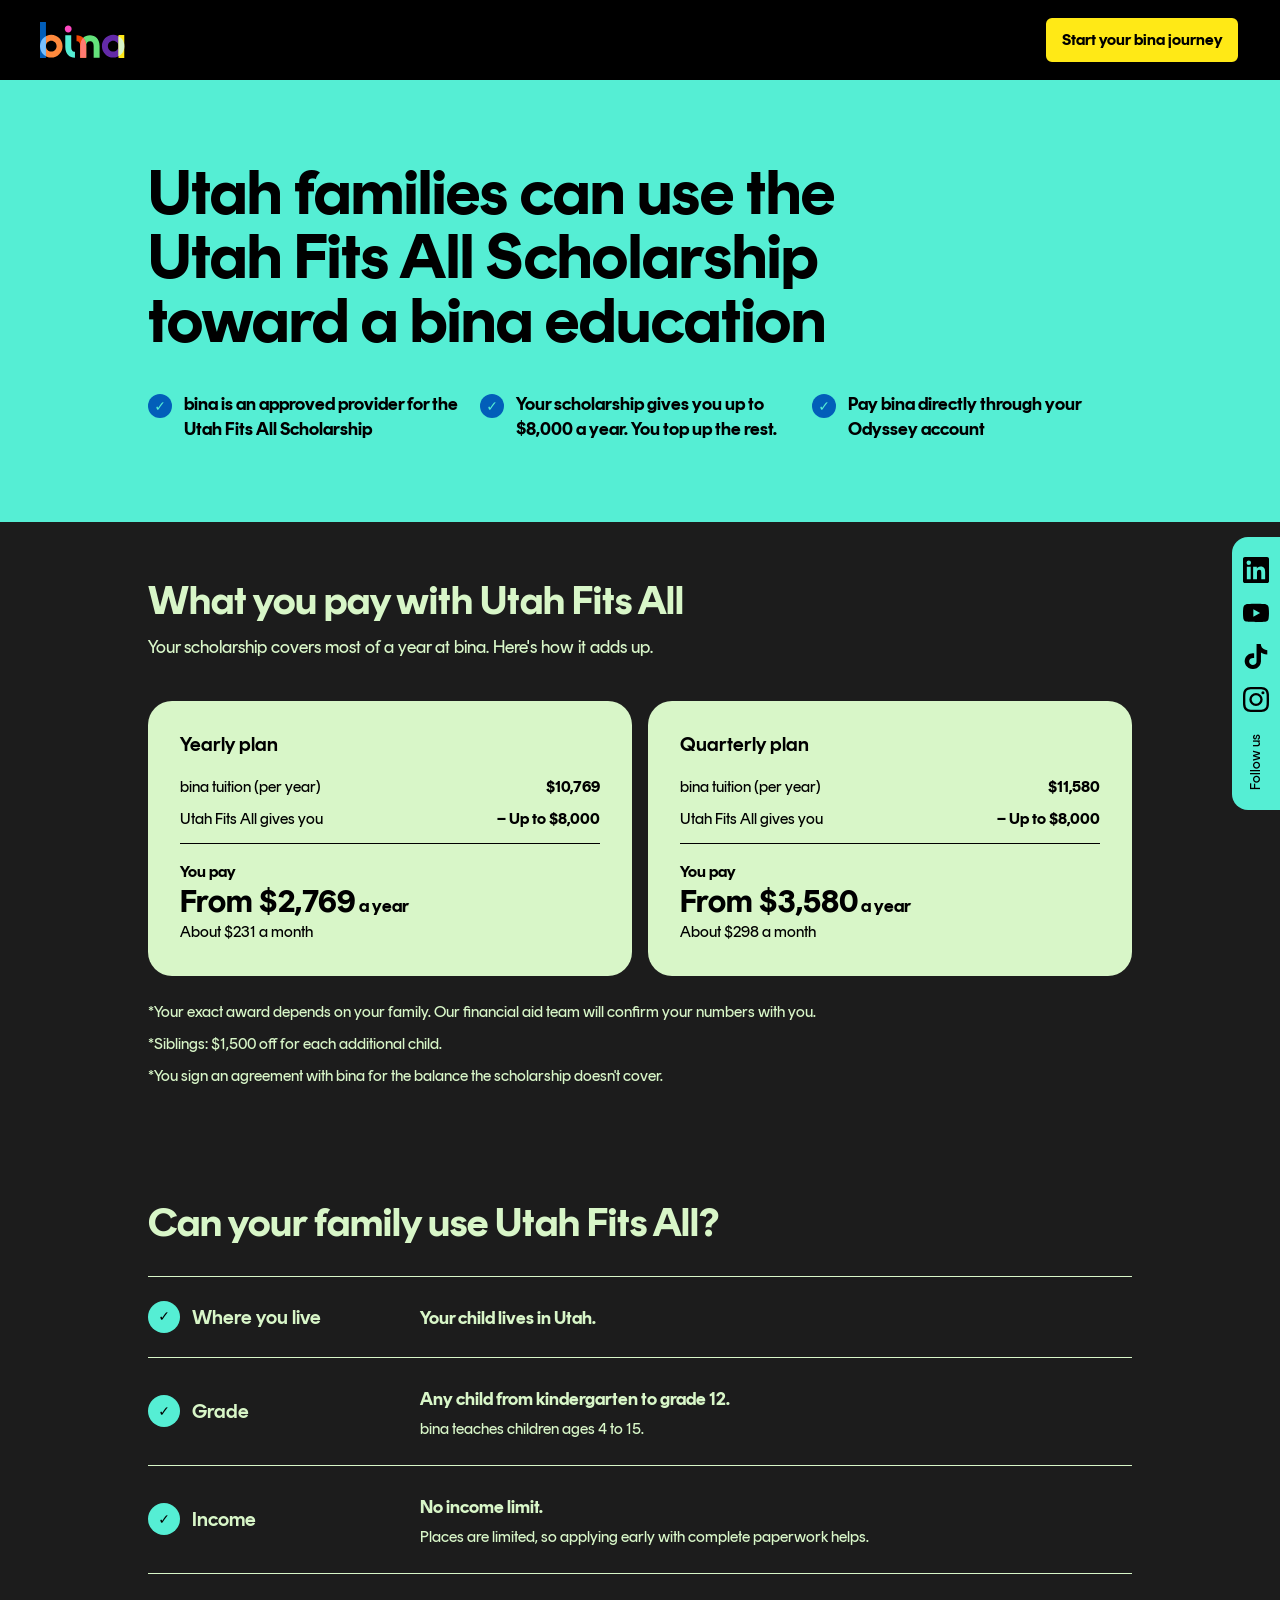
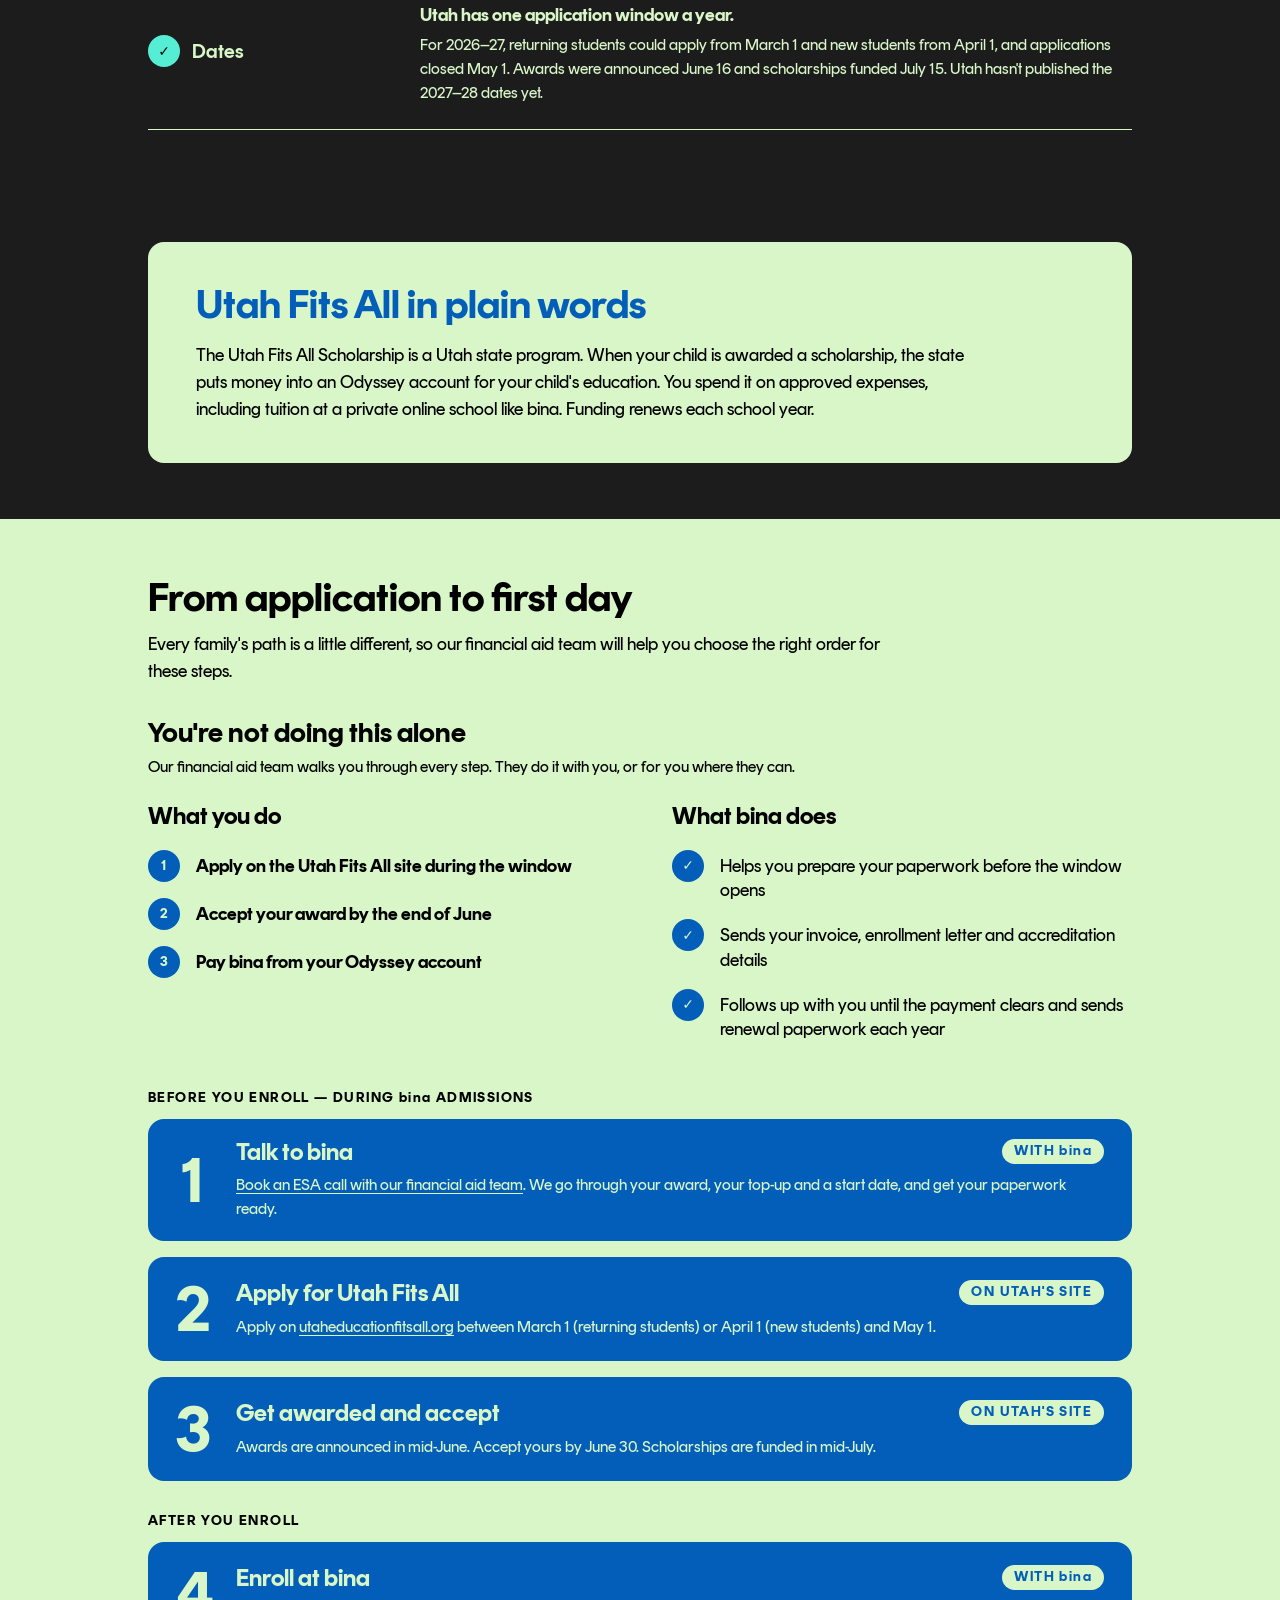
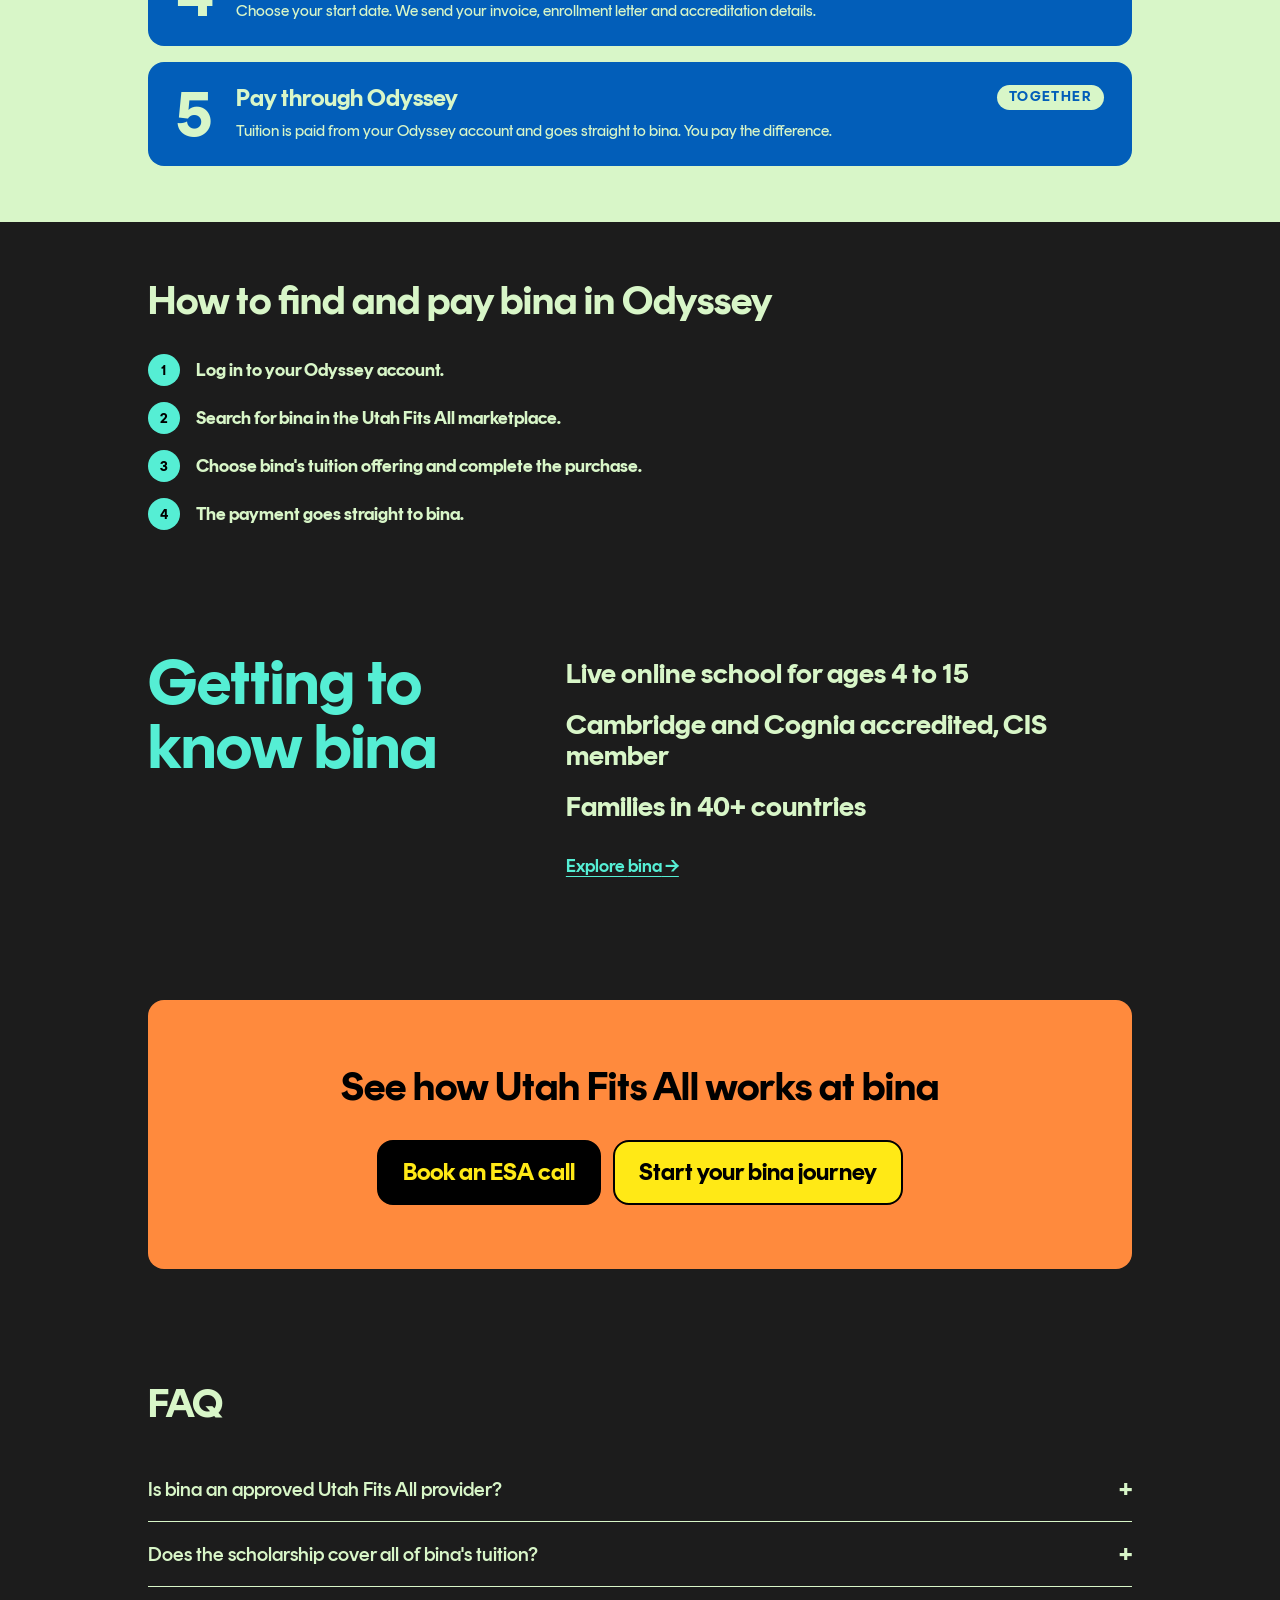
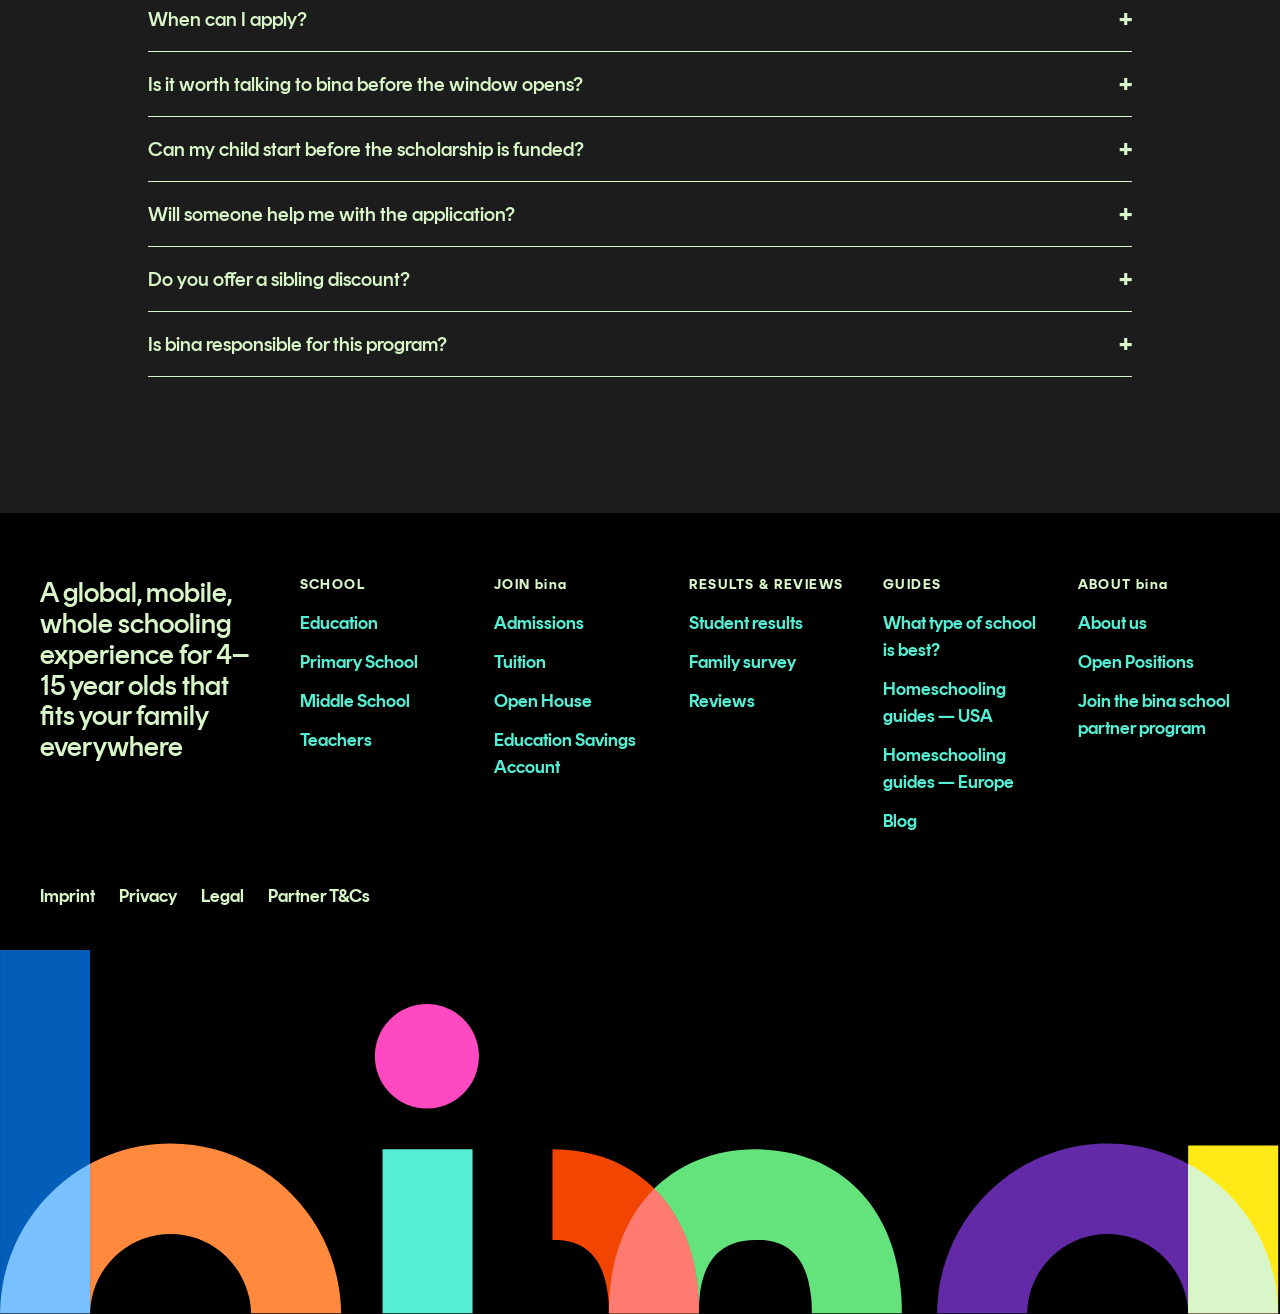
<file: esa/utah/index.html>
<!DOCTYPE html><html lang="en"> <head><meta name="robots" content="noindex, nofollow"><meta charset="utf-8"><meta name="viewport" content="width=device-width, initial-scale=1"><title>Utah Fits All Online School for Ages 4–15 | bina</title><meta name="description" content="bina is an approved Utah Fits All provider — a live online school for ages 4 to 15, classes of 12 or fewer. Put your $8,000 scholarship toward tuition."><link rel="canonical" href="https://go.bina.school/esa/utah"><link rel="icon" type="image/png" href="../../images/favicon.png"><meta property="og:title" content="Utah Fits All Online School for Ages 4–15 | bina"><meta property="og:description" content="bina is an approved Utah Fits All provider — a live online school for ages 4 to 15, classes of 12 or fewer. Put your $8,000 scholarship toward tuition."><meta property="og:type" content="website"><meta property="og:url" content="https://go.bina.school/esa/utah"><meta name="generator" content="Astro v6.4.8"><!-- Tracking parity with thebinaschool.com: same GTM container (CookieYes CMP + GA4
         live inside it), a dedicated PostHog project for go.bina.school (session replay
         enabled after analytics consent), same first-touch attribution file. GTM
         uses the main site's deferred loader — they load after full page load + idle,
         or on first interaction, whichever comes first — so the consent banner never
         lands on the LCP critical path. Host-gated to bina domains so previews and local
         dev stay out of the metrics. Keep in sync with the main site's snippet.
         GTM loads first-party through Stape Custom Loader (sgtm.thebinaschool.com);
         the last argument is Stape's encoded form of GTM-M2HWS5K, not a GTM ID. --><script>
      (function (w, d, s, l, i) {
        if (/HeadlessChrome|ReactSnap/i.test(navigator.userAgent || '')) return;
        if (!/(^|\.)(thebinaschool\.com|bina\.school)$/.test((w.location || {}).hostname || '')) return;
        var loaded = false;
        function loadGtm() {
          if (loaded) return;
          loaded = true;
          w[l] = w[l] || [];
          w[l].push({ 'gtm.start': new Date().getTime(), event: 'gtm.js' });
          var f = d.getElementsByTagName(s)[0],
            j = d.createElement(s),
            dl = l != 'dataLayer' ? '&l=' + l : '';
          j.async = true;
          j.src = 'https://sgtm.thebinaschool.com/8bkryjbnrubr.js?' + i;
          f.parentNode.insertBefore(j, f);
          ['pointerdown', 'touchstart', 'keydown', 'scroll'].forEach(function (t) {
            w.removeEventListener(t, loadGtm);
          });
        }
        ['pointerdown', 'touchstart', 'keydown', 'scroll'].forEach(function (t) {
          w.addEventListener(t, loadGtm, { once: true, passive: true });
        });
        // Fixed post-load delay, not requestIdleCallback (rIC on a settled page can wait
        // for the next real interaction, which may never come on a one-screen visit).
        if (d.readyState === 'complete') w.setTimeout(loadGtm, 5000);
        else w.addEventListener('load', function () { w.setTimeout(loadGtm, 5000); }, { once: true });
      })(window, document, 'script', 'dataLayer', '9yb=GwZINTovRzRAKiIhWylMD09QW0NIBgREBgoQEAcMCwoRChodAkwJFh8%3D');
    </script><script>
      /* Dedicated go PostHog project and existing replay settings. CookieYes in
         shared GTM owns consent; only its resolved analytics boolean grants access. */
      (function () {
        if (/HeadlessChrome|ReactSnap/i.test(navigator.userAgent || '')) return;
        if (!/(^|\.)(thebinaschool\.com|bina\.school)$/.test(window.location.hostname || '')) return;
        var loading = false, sdkReady = false, initialized = false, capturing = false;
        function analyticsAllowed() {
          try {
            var consent = window.getCkyConsent();
            return !!(consent && consent.categories && consent.categories.analytics === true);
          } catch (error) {
            return false;
          }
        }
        function syncConsent() {
          if (!analyticsAllowed()) {
            if (capturing) {
              capturing = false;
              window.posthog.opt_out_capturing();
              window.posthog.stopSessionRecording();
            }
            return;
          }
          if (!sdkReady) {
            if (loading) return;
            loading = true;
            var script = document.createElement('script');
            script.type = 'text/javascript';
            script.crossOrigin = 'anonymous';
            script.async = true;
            script.src = 'https://us-assets.i.posthog.com/static/array.js';
            // Load the real SDK without the snippet's queued init or a second loader.
            // Its unloaded instance has no project until this fresh consent check.
            script.onload = function () {
              loading = false;
              sdkReady = !!(window.posthog && typeof window.posthog.init === 'function');
              if (sdkReady) syncConsent();
            };
            script.onerror = function () { loading = false; script.remove(); };
            var first = document.getElementsByTagName('script')[0];
            first.parentNode.insertBefore(script, first);
            return;
          }
          if (capturing) return;
          if (!initialized) {
            initialized = true;
            window.posthog.init('phc_D4SErijz7JBzQTuzsJGdYQcKUB3LZxZoqBsBJSn8TQH4', {
              api_host: 'https://us.i.posthog.com',
              defaults: '2026-01-30',
            });
          }
          window.posthog.opt_in_capturing();
          window.posthog.startSessionRecording();
          capturing = true;
        }
        document.addEventListener('cookieyes_banner_load', syncConsent);
        document.addEventListener('cookieyes_consent_update', syncConsent);
        syncConsent();
      })();
    </script><!-- First-touch attribution — a port of thebinaschool.com/attribution.js. Carries
         utm_*, gclid, fbclid and the partner ?ref= onto form CTAs, start.bina.school links
         and the HTTPS main-site homepage. --><script defer src="../../attribution.js"></script><link rel="stylesheet" href="../../_astro/BaseLayout.B7liEEms.css"></head> <body> <nav class="theme-black sticky top-0 z-50 flex h-20 items-center justify-between px-5 sm:px-10"> <a href="https://thebinaschool.com" aria-label="bina — home"> <img src="../../images/navbar-logo-2026.svg" alt="bina" width="147" height="62" class="h-9 w-auto"> </a> <a href="https://form.thebinaschool.com/new" class="btn-bina btn-sm">Start your bina journey</a> </nav> <main>   <header class="theme-lagoon"> <div class="mx-auto max-w-5xl px-5 py-14 sm:py-20"> <!-- No badge above the title (Zeyu, 2026-11-10: removed from every ESA page). --> <h1 class="mb-10 max-w-3xl text-title-3xl sm:text-display-sm"> Utah families can use the Utah Fits All Scholarship toward a bina education </h1>   <ul class="grid gap-3 sm:grid-cols-3"> <li class="flex items-start gap-3"> <span class="mt-0.5 grid h-6 w-6 flex-none place-items-center rounded-full bg-deep-ocean font-display text-body-md font-bold text-lagoon" aria-hidden="true">
✓
</span> <span class="font-display font-bold leading-snug">bina is an approved provider for the Utah Fits All Scholarship</span> </li><li class="flex items-start gap-3"> <span class="mt-0.5 grid h-6 w-6 flex-none place-items-center rounded-full bg-deep-ocean font-display text-body-md font-bold text-lagoon" aria-hidden="true">
✓
</span> <span class="font-display font-bold leading-snug">Your scholarship gives you up to $8,000 a year. You top up the rest.</span> </li><li class="flex items-start gap-3"> <span class="mt-0.5 grid h-6 w-6 flex-none place-items-center rounded-full bg-deep-ocean font-display text-body-md font-bold text-lagoon" aria-hidden="true">
✓
</span> <span class="font-display font-bold leading-snug">Pay bina directly through your Odyssey account</span> </li> </ul> </div> </header>  <section class="theme-base"> <div class="mx-auto max-w-5xl px-5 py-14">  <h2 class="text-title-xl sm:text-title-3xl">What you pay with Utah Fits All</h2> <p class="mt-3 max-w-3xl text-body-xl"><span>Your scholarship covers most of a year at <span class="normal-case">bina</span>. Here&#39;s how it adds up.</span></p>  <div class="mt-10 grid gap-4 md:grid-cols-2"> <div class="card-bina-mint p-6 sm:p-8"> <p class="mb-5 font-display text-title-sm">Yearly plan</p> <dl class="grid gap-2 text-body-lg"> <div class="flex items-baseline justify-between gap-4"> <dt><span class="normal-case">bina</span> tuition (per year)</dt> <dd class="text-right font-display font-bold">$10,769</dd> </div> <div class="flex items-baseline justify-between gap-4 border-b border-black pb-3"> <dt>Utah Fits All gives you</dt> <dd class="text-right font-display font-bold">− Up to $8,000</dd> </div> <div class="pt-2"> <dt class="font-display font-bold">You pay</dt> <dd> <span class="block font-display text-title-xl font-bold"> From $2,769<span class="text-body-xl"> a year</span> </span> <span class="block">About $231 a month</span> </dd> </div> </dl> </div><div class="card-bina-mint p-6 sm:p-8"> <p class="mb-5 font-display text-title-sm">Quarterly plan</p> <dl class="grid gap-2 text-body-lg"> <div class="flex items-baseline justify-between gap-4"> <dt><span class="normal-case">bina</span> tuition (per year)</dt> <dd class="text-right font-display font-bold">$11,580</dd> </div> <div class="flex items-baseline justify-between gap-4 border-b border-black pb-3"> <dt>Utah Fits All gives you</dt> <dd class="text-right font-display font-bold">− Up to $8,000</dd> </div> <div class="pt-2"> <dt class="font-display font-bold">You pay</dt> <dd> <span class="block font-display text-title-xl font-bold"> From $3,580<span class="text-body-xl"> a year</span> </span> <span class="block">About $298 a month</span> </dd> </div> </dl> </div> </div> <!-- Second table: families applying during the school year (West Virginia): the same mint card. -->  <div class="mt-6 grid gap-2"> <p class="text-body-lg text-mint">
*<span>Your exact award depends on your family. Our financial aid team will confirm your numbers with you.</span> </p><p class="text-body-lg text-mint">
*<span>Siblings: $1,500 off for each additional child.</span> </p><p class="text-body-lg text-mint">
*<span>You sign an agreement with <span class="normal-case">bina</span> for the balance the scholarship doesn&#39;t cover.</span> </p> </div> </div> </section>  <section class="theme-base"> <div class="mx-auto max-w-5xl px-5 py-14"> <h2 class="mb-8 text-title-xl sm:text-title-3xl">Can your family use Utah Fits All?</h2> <!-- A checklist, not cards: one row per condition, ✓ + label on the left, and the
               first sentence (the answer) in bold so a scanner gets it without reading on. --> <dl class="border-t border-line"> <div class="grid gap-x-8 gap-y-2 border-b border-line py-6 sm:grid-cols-[15rem_1fr]"> <dt class="flex items-center gap-3 font-display text-title-sm"> <span class="grid h-8 w-8 flex-none place-items-center rounded-full bg-lagoon font-display text-body-md font-bold text-black" aria-hidden="true">✓</span> Where you live </dt> <dd class="text-body-lg sm:pt-1"> <strong class="block font-display text-body-xl font-bold"><span>Your child lives in Utah.</span></strong>  </dd> </div><div class="grid gap-x-8 gap-y-2 border-b border-line py-6 sm:grid-cols-[15rem_1fr]"> <dt class="flex items-center gap-3 font-display text-title-sm"> <span class="grid h-8 w-8 flex-none place-items-center rounded-full bg-lagoon font-display text-body-md font-bold text-black" aria-hidden="true">✓</span> Grade </dt> <dd class="text-body-lg sm:pt-1"> <strong class="block font-display text-body-xl font-bold"><span>Any child from kindergarten to grade 12.</span></strong> <span class="mt-1 block"><span><span class="normal-case">bina</span> teaches children ages 4 to 15.</span></span> </dd> </div><div class="grid gap-x-8 gap-y-2 border-b border-line py-6 sm:grid-cols-[15rem_1fr]"> <dt class="flex items-center gap-3 font-display text-title-sm"> <span class="grid h-8 w-8 flex-none place-items-center rounded-full bg-lagoon font-display text-body-md font-bold text-black" aria-hidden="true">✓</span> Income </dt> <dd class="text-body-lg sm:pt-1"> <strong class="block font-display text-body-xl font-bold"><span>No income limit.</span></strong> <span class="mt-1 block"><span>Places are limited, so applying early with complete paperwork helps.</span></span> </dd> </div><div class="grid gap-x-8 gap-y-2 border-b border-line py-6 sm:grid-cols-[15rem_1fr]"> <dt class="flex items-center gap-3 font-display text-title-sm"> <span class="grid h-8 w-8 flex-none place-items-center rounded-full bg-lagoon font-display text-body-md font-bold text-black" aria-hidden="true">✓</span> Dates </dt> <dd class="text-body-lg sm:pt-1"> <strong class="block font-display text-body-xl font-bold"><span>Utah has one application window a year.</span></strong> <span class="mt-1 block"><span>For 2026–27, returning students could apply from March 1 and new students from April 1, and applications closed May 1. Awards were announced June 16 and scholarships funded July 15. Utah hasn&#39;t published the 2027–28 dates yet.</span></span> </dd> </div> </dl> </div> </section> <!-- A mint card on the dark section (deep ocean label), built like the closing CTA block (left-aligned: it is a paragraph to read). -->
      <section class="theme-base"> <div class="mx-auto max-w-5xl px-5 py-14"> <div class="theme-mint rounded-lg px-6 py-8 sm:px-12 sm:py-10"> <h2 class="mb-4 text-title-xl text-hl sm:text-title-3xl">Utah Fits All in plain words</h2> <p class="max-w-3xl text-body-xl"><span>The Utah Fits All Scholarship is a Utah state program. When your child is awarded a scholarship, the state puts money into an Odyssey account for your child&#39;s education. You spend it on approved expenses, including tuition at a private online school like <span class="normal-case">bina</span>. Funding renews each school year.</span></p>  </div> </div> </section>  <!-- Mint section: black headings and labels, deep ocean step cards with mint text, deep ocean badges (Zeyu, 2026-11-04 — the /student-results STAR colors). --><section id="process" class="theme-mint scroll-mt-20"> <div class="mx-auto max-w-5xl px-5 py-14"> <!-- The "You do two on … own website" line is gone (stakeholder, 2026-11-09); the tags say it. --> <h2 class="text-title-xl sm:text-title-3xl mb-3">From application to first day</h2> <p class="mb-8 max-w-3xl"><span>Every family&#39;s path is a little different, so our financial aid team will help you choose the right order for these steps.</span></p> <div class="mb-12"> <h3 class="mb-2 font-display text-title-lg font-bold">You&#39;re not doing this alone</h3> <p class="mb-6 text-body-lg">Our financial aid team walks you through every step. They do it with you, or for you where they can.</p> <!-- Two columns, no cards (Zeyu, 2026-11-04 — the old "how the funding works / what you
               get" structure): your steps as a numbered list, bina's part as a checklist. --> <div class="grid gap-10 md:grid-cols-2 md:gap-16"> <div> <h4 class="mb-5 font-display text-title-md font-bold">What you do</h4> <ol class="m-0 grid list-none gap-4 p-0"> <li class="flex items-start gap-4"> <span class="grid h-8 w-8 flex-none place-items-center rounded-full bg-deep-ocean font-display text-body-md font-bold text-mint" aria-hidden="true">1</span> <span class="pt-1 font-display font-bold leading-snug">Apply on the Utah Fits All site during the window</span> </li><li class="flex items-start gap-4"> <span class="grid h-8 w-8 flex-none place-items-center rounded-full bg-deep-ocean font-display text-body-md font-bold text-mint" aria-hidden="true">2</span> <span class="pt-1 font-display font-bold leading-snug">Accept your award by the end of June</span> </li><li class="flex items-start gap-4"> <span class="grid h-8 w-8 flex-none place-items-center rounded-full bg-deep-ocean font-display text-body-md font-bold text-mint" aria-hidden="true">3</span> <span class="pt-1 font-display font-bold leading-snug">Pay bina from your Odyssey account</span> </li> </ol> </div> <div> <h4 class="mb-5 font-display text-title-md font-bold">What <span class="normal-case">bina</span> does</h4> <ul class="m-0 grid list-none gap-4 p-0"> <li class="flex items-start gap-4"> <span class="grid h-8 w-8 flex-none place-items-center rounded-full bg-deep-ocean font-display text-body-md font-bold text-mint" aria-hidden="true">✓</span> <span class="pt-1 leading-snug">Helps you prepare your paperwork before the window opens</span> </li><li class="flex items-start gap-4"> <span class="grid h-8 w-8 flex-none place-items-center rounded-full bg-deep-ocean font-display text-body-md font-bold text-mint" aria-hidden="true">✓</span> <span class="pt-1 leading-snug">Sends your invoice, enrollment letter and accreditation details</span> </li><li class="flex items-start gap-4"> <span class="grid h-8 w-8 flex-none place-items-center rounded-full bg-deep-ocean font-display text-body-md font-bold text-mint" aria-hidden="true">✓</span> <span class="pt-1 leading-snug">Follows up with you until the payment clears and sends renewal paperwork each year</span> </li> </ul> </div> </div> </div> <div class="grid gap-8"> <div> <p class="eyebrow-line mb-3"><span>Before you enroll — during <span class="normal-case">bina</span> admissions</span></p> <ol class="m-0 grid list-none gap-4 p-0"> <li class="flex items-center gap-5 rounded-lg bg-deep-ocean px-5 py-5 text-mint sm:gap-7 sm:px-7"> <span class="w-8 flex-none text-center font-display text-title-3xl sm:text-display-sm" aria-hidden="true"> 1 </span> <span class="min-w-0 flex-1"> <span class="mb-2 flex flex-wrap items-start justify-between gap-x-4 gap-y-2"> <strong class="font-display text-title-md"> <span class="sr-only">Step 1: </span> Talk to bina </strong> <span class="inline-flex flex-none items-center rounded-full bg-mint px-3 py-1 font-display text-label uppercase text-deep-ocean"> <span>With <span class="normal-case">bina</span></span> </span> </span> <span class="block text-body-lg"> <span></span><a href="https://form.thebinaschool.com/new?utm_source=website&amp;utm_medium=esa_page&amp;utm_campaign=esa_pages_2026&amp;utm_content=utah" rel="noopener">Book an ESA call with our financial aid team</a><span>. We go through your award, your top-up and a start date, and get your paperwork ready.</span> </span>  </span> </li><li class="flex items-center gap-5 rounded-lg bg-deep-ocean px-5 py-5 text-mint sm:gap-7 sm:px-7"> <span class="w-8 flex-none text-center font-display text-title-3xl sm:text-display-sm" aria-hidden="true"> 2 </span> <span class="min-w-0 flex-1"> <span class="mb-2 flex flex-wrap items-start justify-between gap-x-4 gap-y-2"> <strong class="font-display text-title-md"> <span class="sr-only">Step 2: </span> Apply for Utah Fits All </strong> <span class="inline-flex flex-none items-center rounded-full bg-mint px-3 py-1 font-display text-label uppercase text-deep-ocean"> <span>On Utah&#39;s site</span> </span> </span> <span class="block text-body-lg"> <span>Apply on </span><a href="https://www.utaheducationfitsall.org/" rel="noopener">utaheducationfitsall.org</a><span> between March 1 (returning students) or April 1 (new students) and May 1.</span> </span>  </span> </li><li class="flex items-center gap-5 rounded-lg bg-deep-ocean px-5 py-5 text-mint sm:gap-7 sm:px-7"> <span class="w-8 flex-none text-center font-display text-title-3xl sm:text-display-sm" aria-hidden="true"> 3 </span> <span class="min-w-0 flex-1"> <span class="mb-2 flex flex-wrap items-start justify-between gap-x-4 gap-y-2"> <strong class="font-display text-title-md"> <span class="sr-only">Step 3: </span> Get awarded and accept </strong> <span class="inline-flex flex-none items-center rounded-full bg-mint px-3 py-1 font-display text-label uppercase text-deep-ocean"> <span>On Utah&#39;s site</span> </span> </span> <span class="block text-body-lg"> <span>Awards are announced in mid-June. Accept yours by June 30. Scholarships are funded in mid-July.</span><span></span> </span>  </span> </li> </ol> </div><div> <p class="eyebrow-line mb-3"><span>After you enroll</span></p> <ol class="m-0 grid list-none gap-4 p-0"> <li class="flex items-center gap-5 rounded-lg bg-deep-ocean px-5 py-5 text-mint sm:gap-7 sm:px-7"> <span class="w-8 flex-none text-center font-display text-title-3xl sm:text-display-sm" aria-hidden="true"> 4 </span> <span class="min-w-0 flex-1"> <span class="mb-2 flex flex-wrap items-start justify-between gap-x-4 gap-y-2"> <strong class="font-display text-title-md"> <span class="sr-only">Step 4: </span> Enroll at bina </strong> <span class="inline-flex flex-none items-center rounded-full bg-mint px-3 py-1 font-display text-label uppercase text-deep-ocean"> <span>With <span class="normal-case">bina</span></span> </span> </span> <span class="block text-body-lg"> <span>Choose your start date. We send your invoice, enrollment letter and accreditation details.</span><span></span> </span>  </span> </li><li class="flex items-center gap-5 rounded-lg bg-deep-ocean px-5 py-5 text-mint sm:gap-7 sm:px-7"> <span class="w-8 flex-none text-center font-display text-title-3xl sm:text-display-sm" aria-hidden="true"> 5 </span> <span class="min-w-0 flex-1"> <span class="mb-2 flex flex-wrap items-start justify-between gap-x-4 gap-y-2"> <strong class="font-display text-title-md"> <span class="sr-only">Step 5: </span> Pay through Odyssey </strong> <span class="inline-flex flex-none items-center rounded-full bg-mint px-3 py-1 font-display text-label uppercase text-deep-ocean"> <span>Together</span> </span> </span> <span class="block text-body-lg"> <span>Tuition is paid from your Odyssey account and goes straight to <span class="normal-case">bina</span>. You pay the difference.</span><span></span> </span>  </span> </li> </ol> </div> </div>  </div> </section>  <section class="theme-base"> <div class="mx-auto max-w-5xl px-5 py-14"> <h2 class="mb-8 text-title-xl sm:text-title-3xl"><span>How to find and pay <span class="normal-case">bina</span> in Odyssey</span></h2> <!-- A plain numbered list (lagoon badges on dark), same pattern as "What you do". --> <ol class="m-0 grid list-none gap-4 p-0"> <li class="flex items-start gap-4"> <span class="grid h-8 w-8 flex-none place-items-center rounded-full bg-lagoon font-display text-body-md font-bold text-black" aria-hidden="true"> 1 </span> <span class="pt-1 font-display font-bold leading-snug"><span>Log in to your Odyssey account.</span></span> </li><li class="flex items-start gap-4"> <span class="grid h-8 w-8 flex-none place-items-center rounded-full bg-lagoon font-display text-body-md font-bold text-black" aria-hidden="true"> 2 </span> <span class="pt-1 font-display font-bold leading-snug"><span>Search for <span class="normal-case">bina</span> in the Utah Fits All marketplace.</span></span> </li><li class="flex items-start gap-4"> <span class="grid h-8 w-8 flex-none place-items-center rounded-full bg-lagoon font-display text-body-md font-bold text-black" aria-hidden="true"> 3 </span> <span class="pt-1 font-display font-bold leading-snug"><span>Choose <span class="normal-case">bina</span>&#39;s tuition offering and complete the purchase.</span></span> </li><li class="flex items-start gap-4"> <span class="grid h-8 w-8 flex-none place-items-center rounded-full bg-lagoon font-display text-body-md font-bold text-black" aria-hidden="true"> 4 </span> <span class="pt-1 font-display font-bold leading-snug"><span>The payment goes straight to <span class="normal-case">bina</span>.</span></span> </li> </ol>  </div> </section>  <section class="theme-base"> <div class="mx-auto grid max-w-5xl gap-10 px-5 py-16 md:grid-cols-[1fr_1.6fr] md:gap-16"> <div> <h2 class="text-title-3xl text-lagoon sm:text-display-sm"><span>Getting to know <span class="normal-case">bina</span></span></h2> </div> <div class="md:pt-2"> <ul class="m-0 grid list-none gap-5 p-0"> <li class="font-display text-title-md font-bold sm:text-title-lg">Live online school for ages 4 to 15</li><li class="font-display text-title-md font-bold sm:text-title-lg">Cambridge and Cognia accredited, CIS member</li><li class="font-display text-title-md font-bold sm:text-title-lg">Families in 40+ countries</li> </ul> <p class="mt-8 flex flex-wrap gap-x-8 gap-y-3"> <a href="https://thebinaschool.com" target="_blank" rel="noopener noreferrer" class="font-semibold text-lagoon"> <span>Explore <span class="normal-case">bina</span> →</span><span class="sr-only"> (opens in a new tab)</span> </a>  </p> </div> </div> </section> <section class="theme-base"> <div class="mx-auto max-w-5xl px-5 py-14"> <div class="theme-tangerine rounded-lg px-6 py-12 text-center sm:px-12 sm:py-16">  <h2 class="cta-title text-title-xl sm:text-title-3xl mb-8"><span>See how Utah Fits All works at <span class="normal-case">bina</span></span></h2> <div class="cta-actions"> <a href="https://form.thebinaschool.com/new?utm_source=website&amp;utm_medium=esa_page&amp;utm_campaign=esa_pages_2026&amp;utm_content=utah" class="btn-bina-secondary">Book an ESA call</a> <a href="https://form.thebinaschool.com/new" class="btn-bina">Start your bina journey</a> </div>  </div> </div> </section>  <section class="theme-base"> <div class="mx-auto max-w-5xl px-5 py-14"> <h2 class="mb-8 text-title-xl sm:text-title-3xl">FAQ</h2> <div> <details class="group border-b border-line"> <summary class="flex cursor-pointer list-none items-center justify-between gap-6 py-5 font-display text-title-sm font-medium [&::-webkit-details-marker]:hidden"> <span>Is bina an approved Utah Fits All provider?</span> <span class="flex-none text-title-md leading-none transition-transform duration-200 group-open:rotate-45" aria-hidden="true">
+
</span> </summary> <p class="max-w-3xl pb-5 pr-10 text-body-lg"> Yes. bina is listed in the Utah Fits All marketplace on Odyssey, and Utah families have paid us through it since 2025. </p> </details><details class="group border-b border-line"> <summary class="flex cursor-pointer list-none items-center justify-between gap-6 py-5 font-display text-title-sm font-medium [&::-webkit-details-marker]:hidden"> <span>Does the scholarship cover all of bina&#39;s tuition?</span> <span class="flex-none text-title-md leading-none transition-transform duration-200 group-open:rotate-45" aria-hidden="true">
+
</span> </summary> <p class="max-w-3xl pb-5 pr-10 text-body-lg"> It covers most of it. With the full $8,000, families on the yearly plan top up about $231 a month. Your exact award depends on your family, and our financial aid team will confirm your numbers. </p> </details><details class="group border-b border-line"> <summary class="flex cursor-pointer list-none items-center justify-between gap-6 py-5 font-display text-title-sm font-medium [&::-webkit-details-marker]:hidden"> <span>When can I apply?</span> <span class="flex-none text-title-md leading-none transition-transform duration-200 group-open:rotate-45" aria-hidden="true">
+
</span> </summary> <p class="max-w-3xl pb-5 pr-10 text-body-lg"> Once a year. In 2026–27, returning students could apply from March 1, new students from April 1, and the window closed on May 1. Utah hasn&#39;t published the 2027–28 dates yet, and we&#39;ll share them as soon as it does. </p> </details><details class="group border-b border-line"> <summary class="flex cursor-pointer list-none items-center justify-between gap-6 py-5 font-display text-title-sm font-medium [&::-webkit-details-marker]:hidden"> <span>Is it worth talking to bina before the window opens?</span> <span class="flex-none text-title-md leading-none transition-transform duration-200 group-open:rotate-45" aria-hidden="true">
+
</span> </summary> <p class="max-w-3xl pb-5 pr-10 text-body-lg"> Yes. Families who apply early with complete paperwork have the best chance. We help you get everything ready ahead of time. </p> </details><details class="group border-b border-line"> <summary class="flex cursor-pointer list-none items-center justify-between gap-6 py-5 font-display text-title-sm font-medium [&::-webkit-details-marker]:hidden"> <span>Can my child start before the scholarship is funded?</span> <span class="flex-none text-title-md leading-none transition-transform duration-200 group-open:rotate-45" aria-hidden="true">
+
</span> </summary> <p class="max-w-3xl pb-5 pr-10 text-body-lg"> Yes. You can enroll and pay bina directly now, then switch to scholarship funding once it&#39;s in place. </p> </details><details class="group border-b border-line"> <summary class="flex cursor-pointer list-none items-center justify-between gap-6 py-5 font-display text-title-sm font-medium [&::-webkit-details-marker]:hidden"> <span>Will someone help me with the application?</span> <span class="flex-none text-title-md leading-none transition-transform duration-200 group-open:rotate-45" aria-hidden="true">
+
</span> </summary> <p class="max-w-3xl pb-5 pr-10 text-body-lg"> Yes. Our financial aid team guides you through every step, from the application to your first payment. </p> </details><details class="group border-b border-line"> <summary class="flex cursor-pointer list-none items-center justify-between gap-6 py-5 font-display text-title-sm font-medium [&::-webkit-details-marker]:hidden"> <span>Do you offer a sibling discount?</span> <span class="flex-none text-title-md leading-none transition-transform duration-200 group-open:rotate-45" aria-hidden="true">
+
</span> </summary> <p class="max-w-3xl pb-5 pr-10 text-body-lg"> Yes. Each additional child gets $1,500 off tuition. </p> </details><details class="group border-b border-line"> <summary class="flex cursor-pointer list-none items-center justify-between gap-6 py-5 font-display text-title-sm font-medium [&::-webkit-details-marker]:hidden"> <span>Is bina responsible for this program?</span> <span class="flex-none text-title-md leading-none transition-transform duration-200 group-open:rotate-45" aria-hidden="true">
+
</span> </summary> <p class="max-w-3xl pb-5 pr-10 text-body-lg"> The Utah Fits All Scholarship is run by the state of Utah, not by bina. Program amounts, eligibility and deadlines are subject to change. Always confirm with <a href="https://www.utaheducationfitsall.org/" rel="noopener">the official program site</a> before you rely on a number here. </p> </details> </div> </div> </section>  </main> <!-- Footer (Zeyu, 2026-11-06): the main site's grouped footer — tagline column, one column per
         group (2 on phones, 3 from 640px, tagline + 5 from 1024px), the legal links in one row above
         the peeking logo (no divider line), and the Follow-us rail. Black / mint / lagoon: mint
         tagline, group titles and legal links (the old purple), lagoon group links (the old
         turquoise). -->
    <footer class="theme-black relative z-10 overflow-hidden pt-12 md:pt-16 mt-20"> <div class="px-5 sm:px-10 min-[1120px]:pr-24"> <div class="mb-10 grid grid-cols-2 gap-x-6 gap-y-10 sm:grid-cols-3 sm:gap-x-8 md:mb-12 lg:grid-cols-[1.4fr_repeat(5,minmax(0,1fr))]"> <p class="col-span-2 font-display text-title-md font-medium text-mint sm:col-span-3 lg:col-span-1 xl:text-title-lg xl:font-medium">
A global, mobile, whole schooling experience for 4–15 year olds that fits your family everywhere
</p> <nav aria-label="School"> <h2 class="mb-4 font-display text-label uppercase text-mint"><span>School</span></h2> <ul class="flex flex-col gap-3"> <li> <a href="https://thebinaschool.com/education" class="footer-link font-display text-body-lg font-semibold text-lagoon xl:text-body-xl">Education</a> </li><li> <a href="https://thebinaschool.com/primary-school" class="footer-link font-display text-body-lg font-semibold text-lagoon xl:text-body-xl">Primary School</a> </li><li> <a href="https://thebinaschool.com/middle-school" class="footer-link font-display text-body-lg font-semibold text-lagoon xl:text-body-xl">Middle School</a> </li><li> <a href="https://thebinaschool.com/teachers" class="footer-link font-display text-body-lg font-semibold text-lagoon xl:text-body-xl">Teachers</a> </li> </ul> </nav><nav aria-label="Join bina"> <h2 class="mb-4 font-display text-label uppercase text-mint"><span>Join <span class="normal-case">bina</span></span></h2> <ul class="flex flex-col gap-3"> <li> <a href="https://thebinaschool.com/admissions" class="footer-link font-display text-body-lg font-semibold text-lagoon xl:text-body-xl">Admissions</a> </li><li> <a href="https://thebinaschool.com/tuition" class="footer-link font-display text-body-lg font-semibold text-lagoon xl:text-body-xl">Tuition</a> </li><li> <a href="https://thebinaschool.com/open-house" class="footer-link font-display text-body-lg font-semibold text-lagoon xl:text-body-xl">Open House</a> </li><li> <a href="../../esa/index.html" class="footer-link font-display text-body-lg font-semibold text-lagoon xl:text-body-xl">Education Savings Account</a> </li> </ul> </nav><nav aria-label="Results &amp; reviews"> <h2 class="mb-4 font-display text-label uppercase text-mint"><span>Results &amp; reviews</span></h2> <ul class="flex flex-col gap-3"> <li> <a href="https://thebinaschool.com/student-results" class="footer-link font-display text-body-lg font-semibold text-lagoon xl:text-body-xl">Student results</a> </li><li> <a href="https://thebinaschool.com/family-survey" class="footer-link font-display text-body-lg font-semibold text-lagoon xl:text-body-xl">Family survey</a> </li><li> <a href="https://thebinaschool.com/reviews" class="footer-link font-display text-body-lg font-semibold text-lagoon xl:text-body-xl">Reviews</a> </li> </ul> </nav><nav aria-label="Guides"> <h2 class="mb-4 font-display text-label uppercase text-mint"><span>Guides</span></h2> <ul class="flex flex-col gap-3"> <li> <a href="https://thebinaschool.com/what-type-of-school-is-best" class="footer-link font-display text-body-lg font-semibold text-lagoon xl:text-body-xl">What type of school is best?</a> </li><li> <a href="https://thebinaschool.com/homeschooling-guides" class="footer-link font-display text-body-lg font-semibold text-lagoon xl:text-body-xl">Homeschooling guides — USA</a> </li><li> <a href="https://thebinaschool.com/homeschooling-guides-europe" class="footer-link font-display text-body-lg font-semibold text-lagoon xl:text-body-xl">Homeschooling guides — Europe</a> </li><li> <a href="https://thebinaschool.com/blog" class="footer-link font-display text-body-lg font-semibold text-lagoon xl:text-body-xl">Blog</a> </li> </ul> </nav><nav aria-label="About bina"> <h2 class="mb-4 font-display text-label uppercase text-mint"><span>About <span class="normal-case">bina</span></span></h2> <ul class="flex flex-col gap-3"> <li> <a href="https://thebinaschool.com/about" class="footer-link font-display text-body-lg font-semibold text-lagoon xl:text-body-xl">About us</a> </li><li> <a href="https://thebinaschool.com/careers" class="footer-link font-display text-body-lg font-semibold text-lagoon xl:text-body-xl">Open Positions</a> </li><li> <a href="https://form.thebinaschool.com/new-partner" target="_blank" rel="noopener noreferrer" class="footer-link font-display text-body-lg font-semibold text-lagoon xl:text-body-xl">Join the bina school partner program</a> </li> </ul> </nav> </div> <ul class="mb-8 flex flex-wrap gap-x-6 gap-y-2 md:mb-10"> <li> <a href="https://thebinaschool.com/imprint" class="footer-link font-display text-body-lg font-semibold text-mint xl:text-body-xl">Imprint</a> </li><li> <a href="https://thebinaschool.com/privacy" class="footer-link font-display text-body-lg font-semibold text-mint xl:text-body-xl">Privacy</a> </li><li> <a href="https://thebinaschool.com/legal" class="footer-link font-display text-body-lg font-semibold text-mint xl:text-body-xl">Legal</a> </li><li> <a href="https://thebinaschool.com/partner-program-terms" class="footer-link font-display text-body-lg font-semibold text-mint xl:text-body-xl">Partner T&amp;Cs</a> </li> </ul>  </div> <img src="../../images/peeking-logo.svg" decoding="async" alt="bina" width="440" height="125" class="block h-auto w-full"> </footer>

    <!-- Right-edge "Follow us" rail, tablet and up — same as the main site, on lagoon. -->
    <aside aria-label="Follow us on social media" class="fixed bottom-[10%] right-0 z-[900] hidden flex-col items-center gap-[1.1rem] rounded-l-lg bg-lagoon px-[0.7rem] py-5 min-[1120px]:flex"> <a href="https://www.linkedin.com/company/thebinaschool" target="_blank" rel="noopener noreferrer" aria-label="LinkedIn" class="block transition-transform duration-200 ease-out hover:scale-110"> <img src="../../images/social/linkedin.svg" alt="" aria-hidden="true" width="26" height="26" class="h-[1.6rem] w-[1.6rem] object-contain"> </a><a href="https://www.youtube.com/@thebinaschool3759" target="_blank" rel="noopener noreferrer" aria-label="YouTube" class="block transition-transform duration-200 ease-out hover:scale-110"> <img src="../../images/social/youtube.svg" alt="" aria-hidden="true" width="26" height="26" class="h-[1.6rem] w-[1.6rem] object-contain"> </a><a href="https://www.tiktok.com/@bina.school" target="_blank" rel="noopener noreferrer" aria-label="TikTok" class="block transition-transform duration-200 ease-out hover:scale-110"> <img src="../../images/social/tiktok.svg" alt="" aria-hidden="true" width="26" height="26" class="h-[1.6rem] w-[1.6rem] object-contain"> </a><a href="https://www.instagram.com/thebinaschool" target="_blank" rel="noopener noreferrer" aria-label="Instagram" class="block transition-transform duration-200 ease-out hover:scale-110"> <img src="../../images/social/instagram.svg" alt="" aria-hidden="true" width="26" height="26" class="h-[1.6rem] w-[1.6rem] object-contain"> </a> <span class="mt-1 rotate-180 font-display text-body-md leading-none text-black [writing-mode:vertical-rl]">Follow us</span> </aside> </body></html>
</file>
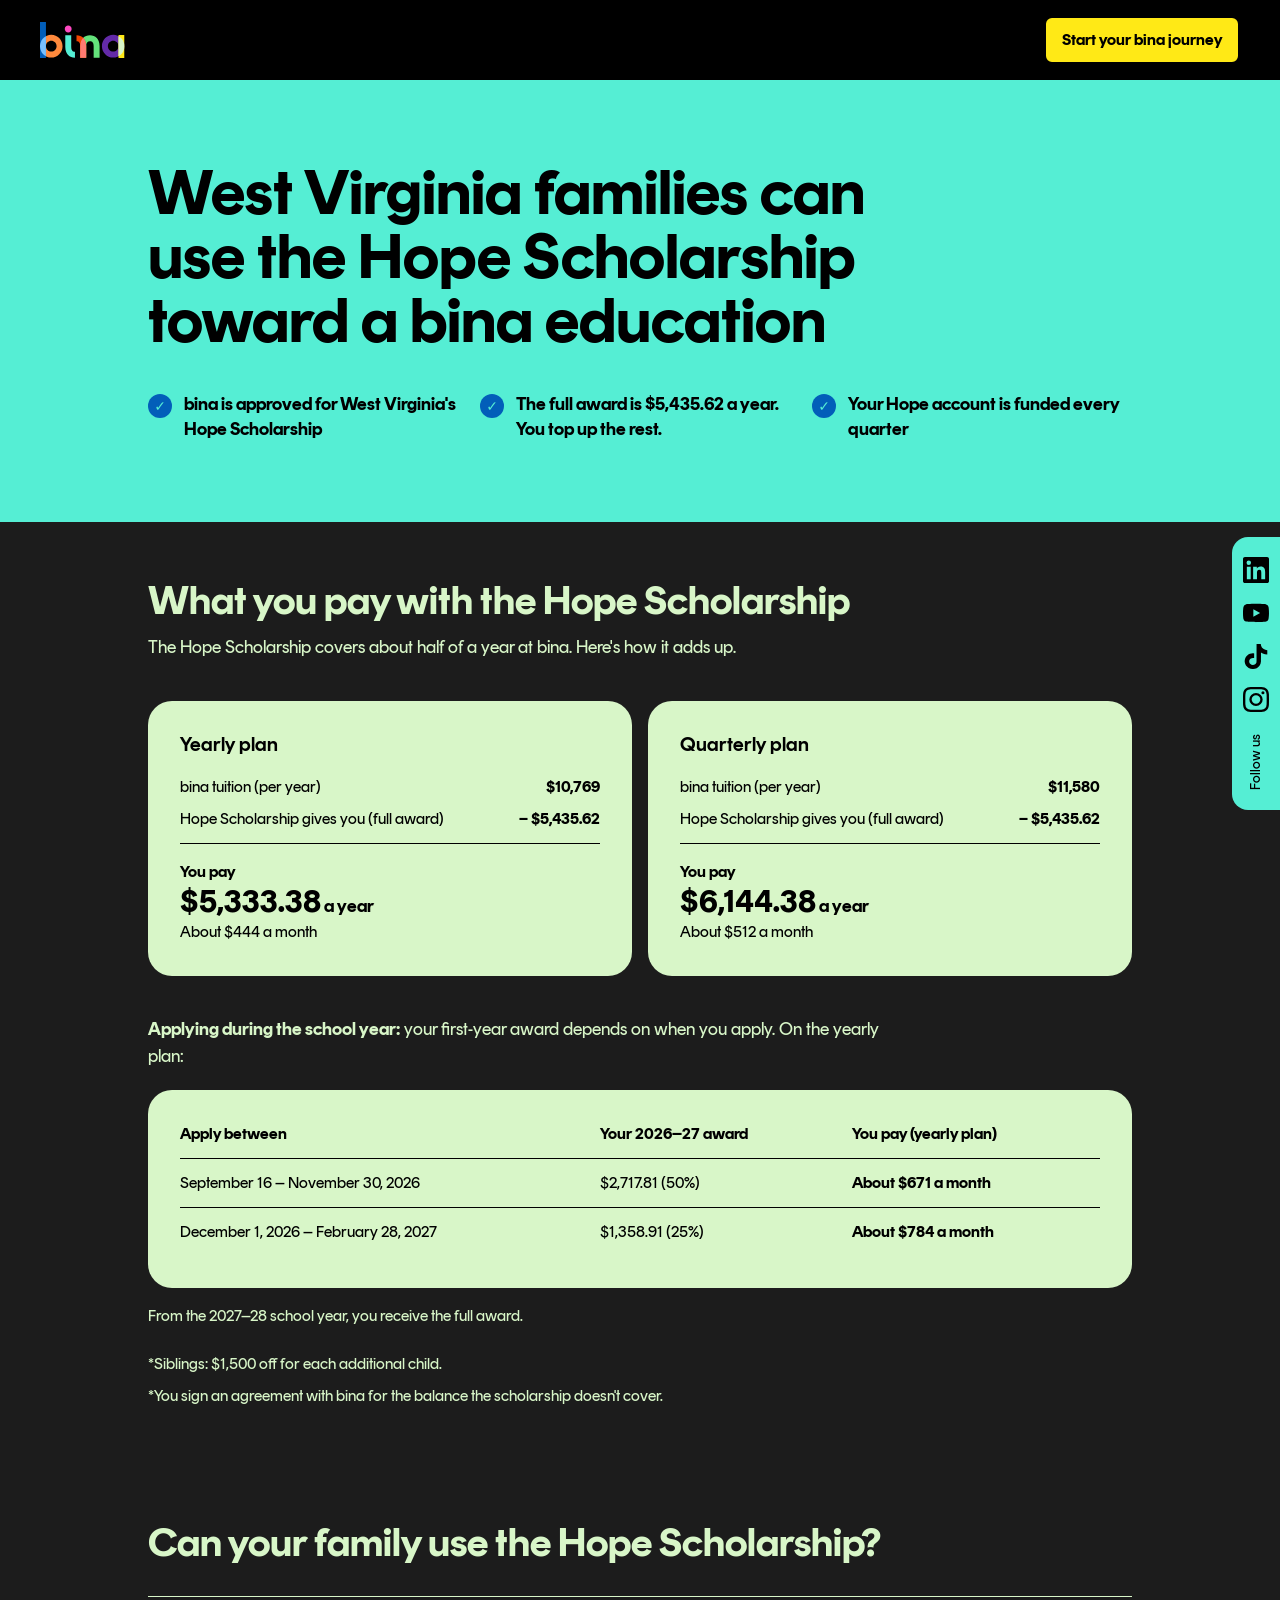
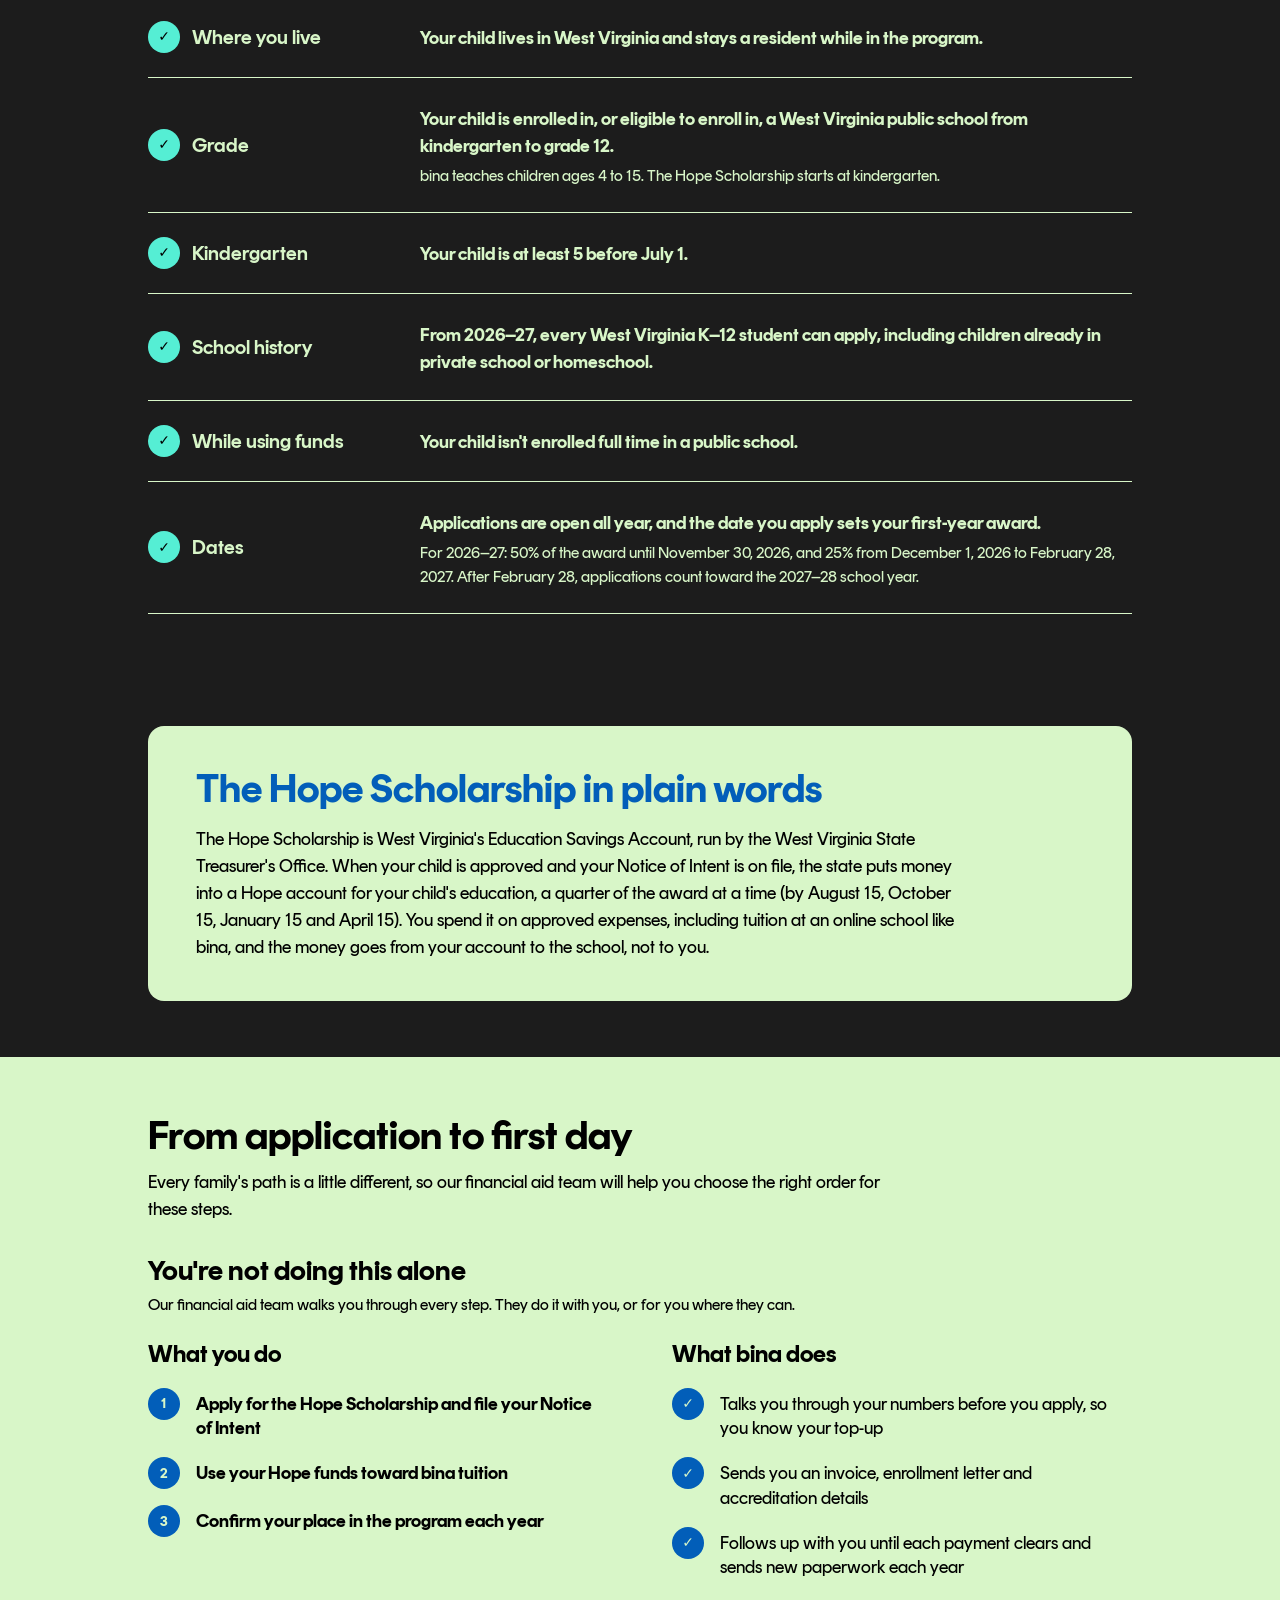
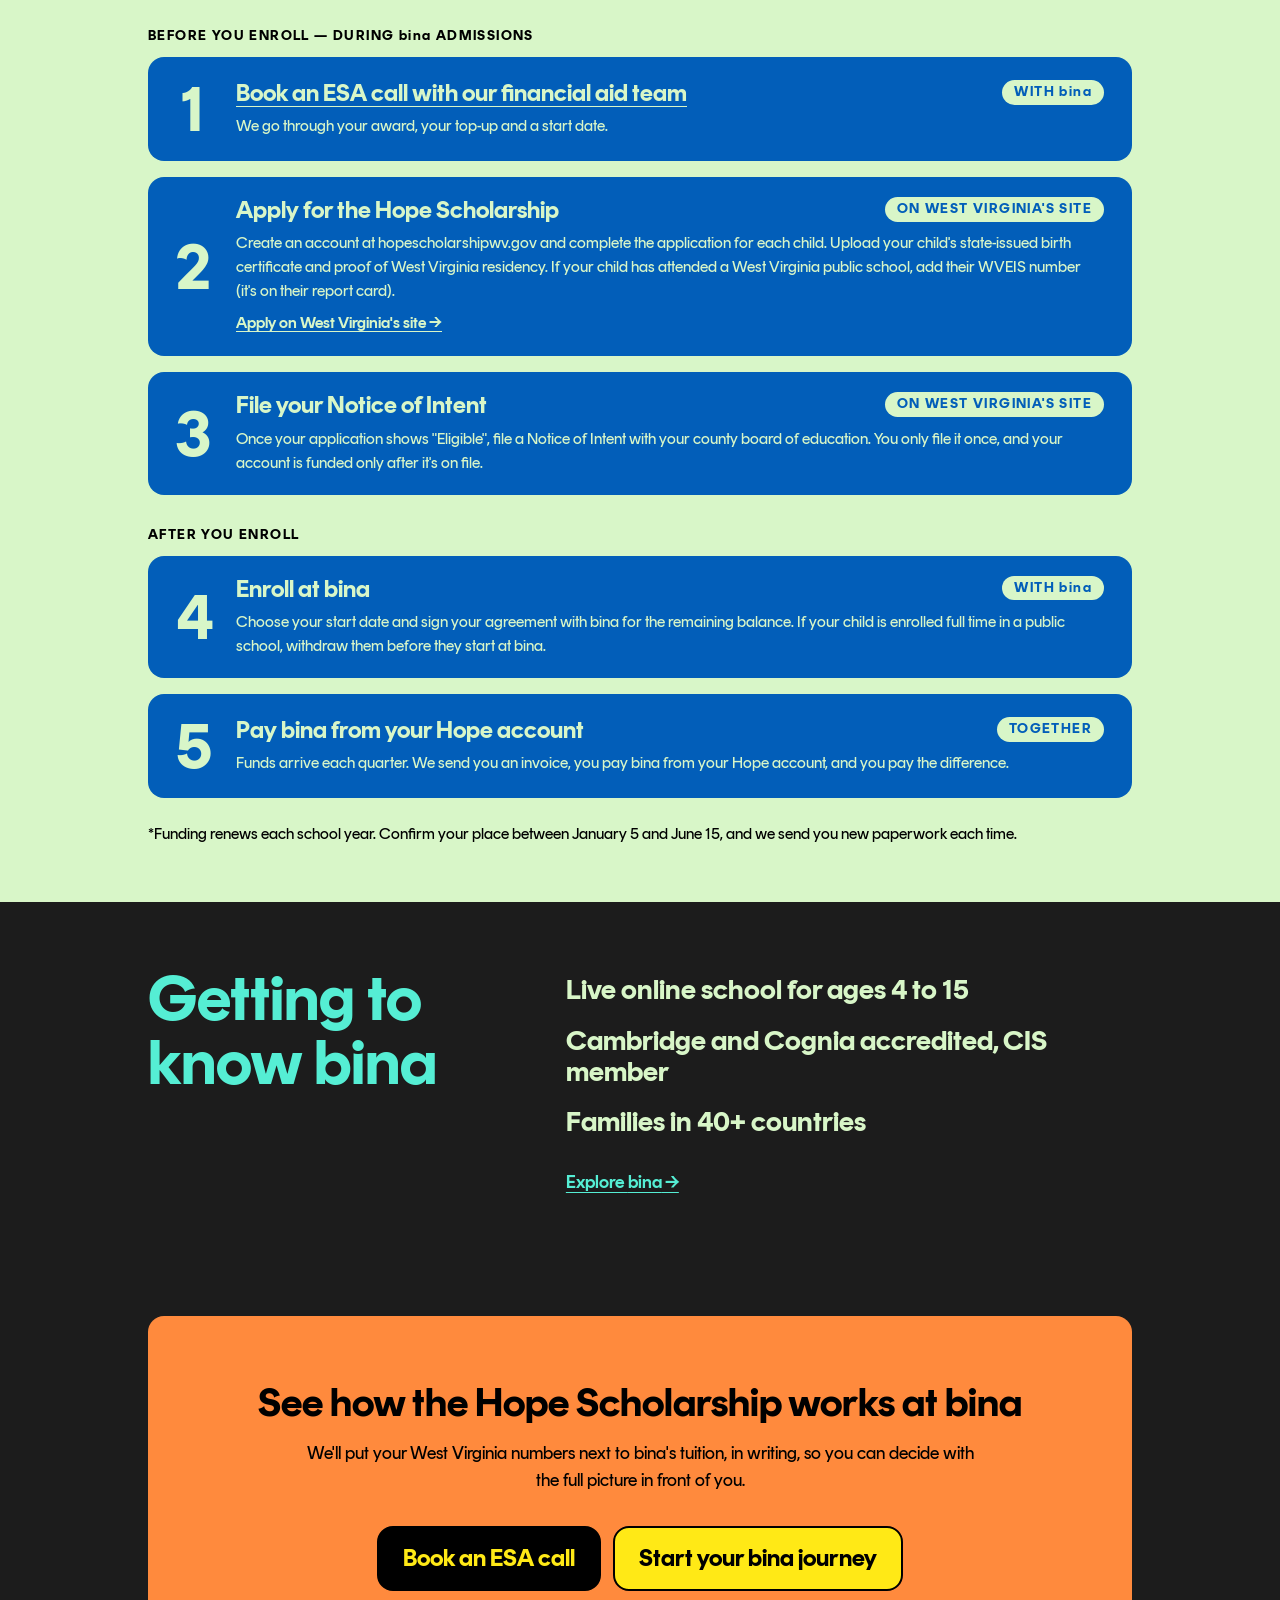
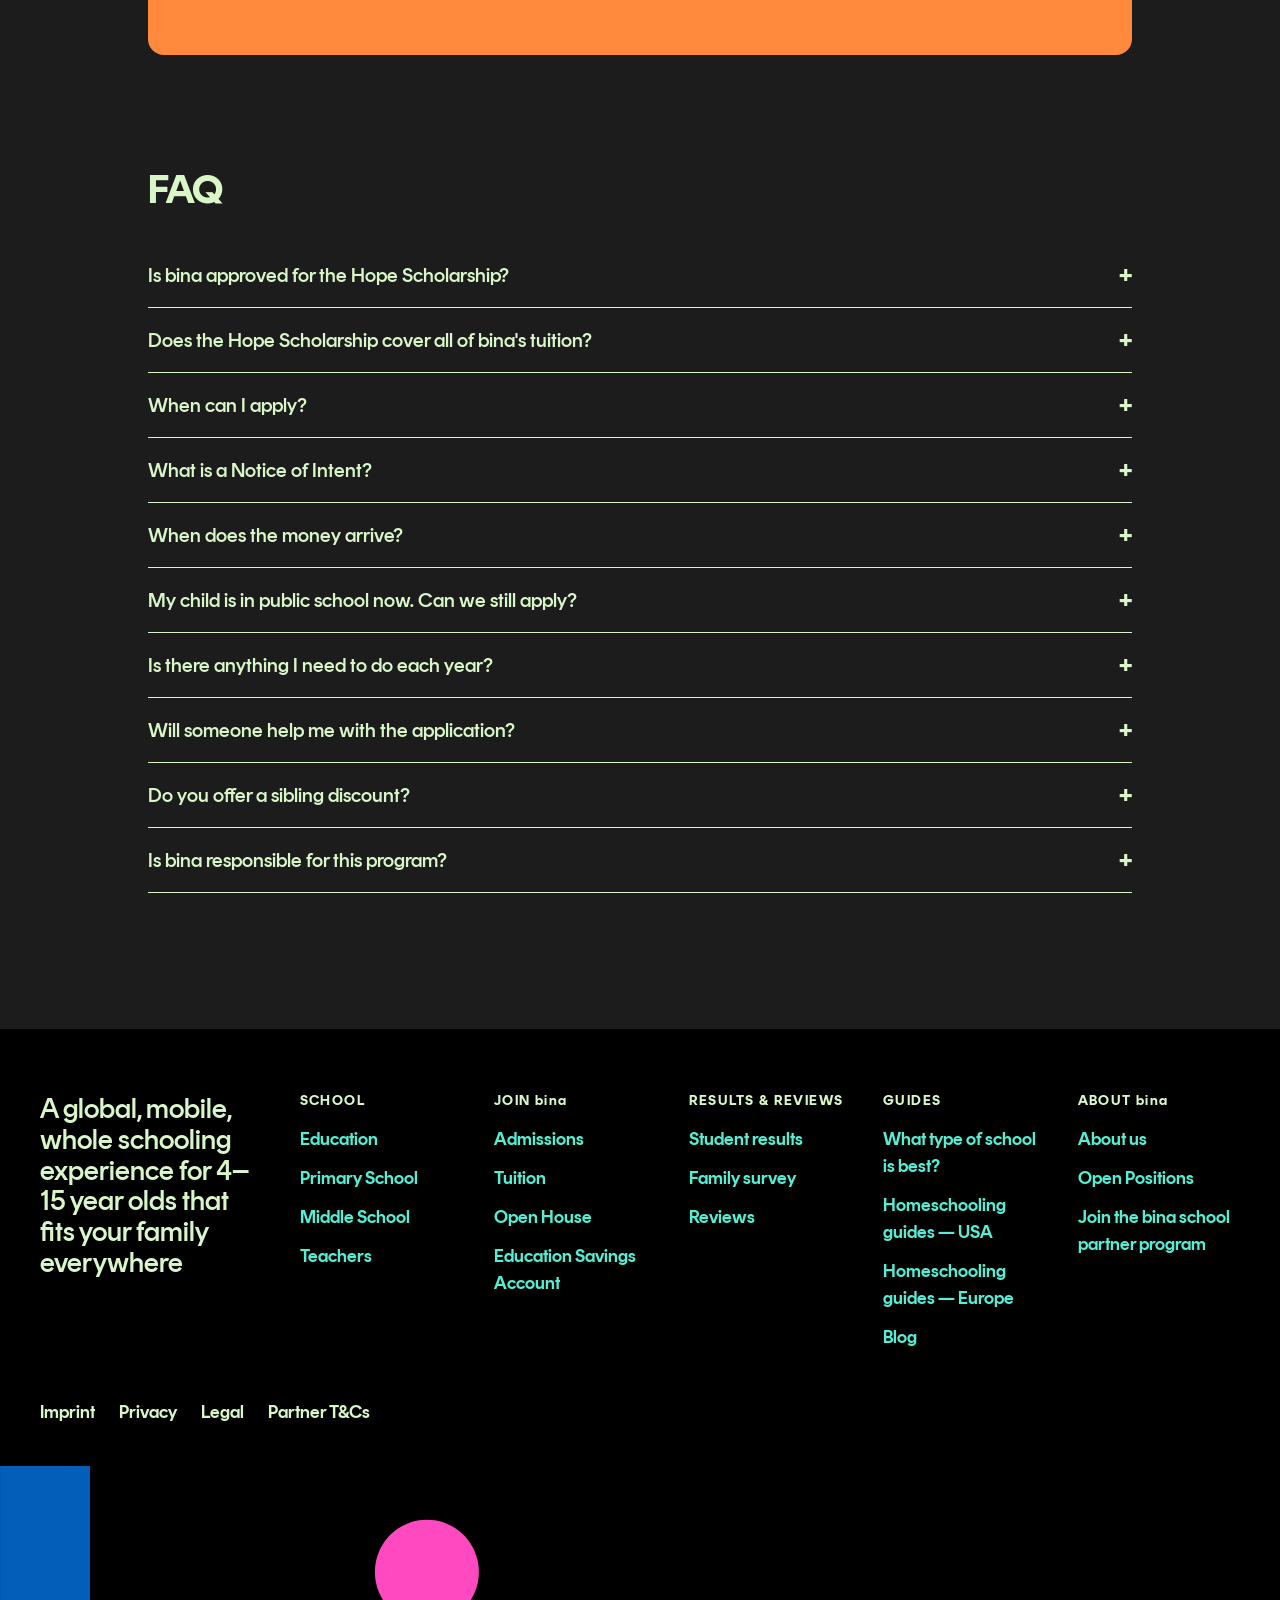
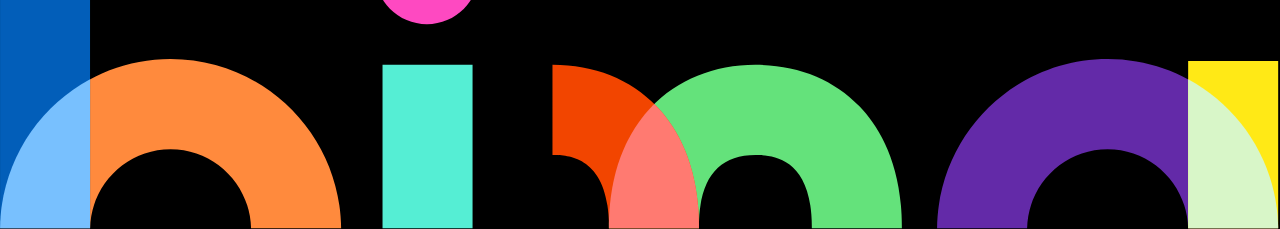
<file: esa/west-virginia/index.html>
<!DOCTYPE html><html lang="en"> <head><meta name="robots" content="noindex, nofollow"><meta charset="utf-8"><meta name="viewport" content="width=device-width, initial-scale=1"><title>West Virginia Hope Scholarship Online School for Ages 4–15 | bina</title><meta name="description" content="bina is approved for West Virginia's Hope Scholarship — a live online school for ages 4 to 15. Put your $5,435.62 award toward tuition."><link rel="canonical" href="https://go.bina.school/esa/west-virginia"><link rel="icon" type="image/png" href="../../images/favicon.png"><meta property="og:title" content="West Virginia Hope Scholarship Online School for Ages 4–15 | bina"><meta property="og:description" content="bina is approved for West Virginia's Hope Scholarship — a live online school for ages 4 to 15. Put your $5,435.62 award toward tuition."><meta property="og:type" content="website"><meta property="og:url" content="https://go.bina.school/esa/west-virginia"><meta name="generator" content="Astro v6.4.8"><!-- Tracking parity with thebinaschool.com: same GTM container (CookieYes CMP + GA4
         live inside it), a dedicated PostHog project for go.bina.school (session replay
         enabled after analytics consent), same first-touch attribution file. GTM
         uses the main site's deferred loader — they load after full page load + idle,
         or on first interaction, whichever comes first — so the consent banner never
         lands on the LCP critical path. Host-gated to bina domains so previews and local
         dev stay out of the metrics. Keep in sync with the main site's snippet.
         GTM loads first-party through Stape Custom Loader (sgtm.thebinaschool.com);
         the last argument is Stape's encoded form of GTM-M2HWS5K, not a GTM ID. --><script>
      (function (w, d, s, l, i) {
        if (/HeadlessChrome|ReactSnap/i.test(navigator.userAgent || '')) return;
        if (!/(^|\.)(thebinaschool\.com|bina\.school)$/.test((w.location || {}).hostname || '')) return;
        var loaded = false;
        function loadGtm() {
          if (loaded) return;
          loaded = true;
          w[l] = w[l] || [];
          w[l].push({ 'gtm.start': new Date().getTime(), event: 'gtm.js' });
          var f = d.getElementsByTagName(s)[0],
            j = d.createElement(s),
            dl = l != 'dataLayer' ? '&l=' + l : '';
          j.async = true;
          j.src = 'https://sgtm.thebinaschool.com/8bkryjbnrubr.js?' + i;
          f.parentNode.insertBefore(j, f);
          ['pointerdown', 'touchstart', 'keydown', 'scroll'].forEach(function (t) {
            w.removeEventListener(t, loadGtm);
          });
        }
        ['pointerdown', 'touchstart', 'keydown', 'scroll'].forEach(function (t) {
          w.addEventListener(t, loadGtm, { once: true, passive: true });
        });
        // Fixed post-load delay, not requestIdleCallback (rIC on a settled page can wait
        // for the next real interaction, which may never come on a one-screen visit).
        if (d.readyState === 'complete') w.setTimeout(loadGtm, 5000);
        else w.addEventListener('load', function () { w.setTimeout(loadGtm, 5000); }, { once: true });
      })(window, document, 'script', 'dataLayer', '9yb=GwZINTovRzRAKiIhWylMD09QW0NIBgREBgoQEAcMCwoRChodAkwJFh8%3D');
    </script><script>
      /* Dedicated go PostHog project and existing replay settings. CookieYes in
         shared GTM owns consent; only its resolved analytics boolean grants access. */
      (function () {
        if (/HeadlessChrome|ReactSnap/i.test(navigator.userAgent || '')) return;
        if (!/(^|\.)(thebinaschool\.com|bina\.school)$/.test(window.location.hostname || '')) return;
        var loading = false, sdkReady = false, initialized = false, capturing = false;
        function analyticsAllowed() {
          try {
            var consent = window.getCkyConsent();
            return !!(consent && consent.categories && consent.categories.analytics === true);
          } catch (error) {
            return false;
          }
        }
        function syncConsent() {
          if (!analyticsAllowed()) {
            if (capturing) {
              capturing = false;
              window.posthog.opt_out_capturing();
              window.posthog.stopSessionRecording();
            }
            return;
          }
          if (!sdkReady) {
            if (loading) return;
            loading = true;
            var script = document.createElement('script');
            script.type = 'text/javascript';
            script.crossOrigin = 'anonymous';
            script.async = true;
            script.src = 'https://us-assets.i.posthog.com/static/array.js';
            // Load the real SDK without the snippet's queued init or a second loader.
            // Its unloaded instance has no project until this fresh consent check.
            script.onload = function () {
              loading = false;
              sdkReady = !!(window.posthog && typeof window.posthog.init === 'function');
              if (sdkReady) syncConsent();
            };
            script.onerror = function () { loading = false; script.remove(); };
            var first = document.getElementsByTagName('script')[0];
            first.parentNode.insertBefore(script, first);
            return;
          }
          if (capturing) return;
          if (!initialized) {
            initialized = true;
            window.posthog.init('phc_D4SErijz7JBzQTuzsJGdYQcKUB3LZxZoqBsBJSn8TQH4', {
              api_host: 'https://us.i.posthog.com',
              defaults: '2026-01-30',
            });
          }
          window.posthog.opt_in_capturing();
          window.posthog.startSessionRecording();
          capturing = true;
        }
        document.addEventListener('cookieyes_banner_load', syncConsent);
        document.addEventListener('cookieyes_consent_update', syncConsent);
        syncConsent();
      })();
    </script><!-- First-touch attribution — a port of thebinaschool.com/attribution.js. Carries
         utm_*, gclid, fbclid and the partner ?ref= onto form CTAs, start.bina.school links
         and the HTTPS main-site homepage. --><script defer src="../../attribution.js"></script><link rel="stylesheet" href="../../_astro/BaseLayout.B7liEEms.css"></head> <body> <nav class="theme-black sticky top-0 z-50 flex h-20 items-center justify-between px-5 sm:px-10"> <a href="https://thebinaschool.com" aria-label="bina — home"> <img src="../../images/navbar-logo-2026.svg" alt="bina" width="147" height="62" class="h-9 w-auto"> </a> <a href="https://form.thebinaschool.com/new" class="btn-bina btn-sm">Start your bina journey</a> </nav> <main>   <header class="theme-lagoon"> <div class="mx-auto max-w-5xl px-5 py-14 sm:py-20"> <!-- No badge above the title (Zeyu, 2026-11-10: removed from every ESA page). --> <h1 class="mb-10 max-w-3xl text-title-3xl sm:text-display-sm"> West Virginia families can use the Hope Scholarship toward a bina education </h1>   <ul class="grid gap-3 sm:grid-cols-3"> <li class="flex items-start gap-3"> <span class="mt-0.5 grid h-6 w-6 flex-none place-items-center rounded-full bg-deep-ocean font-display text-body-md font-bold text-lagoon" aria-hidden="true">
✓
</span> <span class="font-display font-bold leading-snug">bina is approved for West Virginia&#39;s Hope Scholarship</span> </li><li class="flex items-start gap-3"> <span class="mt-0.5 grid h-6 w-6 flex-none place-items-center rounded-full bg-deep-ocean font-display text-body-md font-bold text-lagoon" aria-hidden="true">
✓
</span> <span class="font-display font-bold leading-snug">The full award is $5,435.62 a year. You top up the rest.</span> </li><li class="flex items-start gap-3"> <span class="mt-0.5 grid h-6 w-6 flex-none place-items-center rounded-full bg-deep-ocean font-display text-body-md font-bold text-lagoon" aria-hidden="true">
✓
</span> <span class="font-display font-bold leading-snug">Your Hope account is funded every quarter</span> </li> </ul> </div> </header>  <section class="theme-base"> <div class="mx-auto max-w-5xl px-5 py-14">  <h2 class="text-title-xl sm:text-title-3xl">What you pay with the Hope Scholarship</h2> <p class="mt-3 max-w-3xl text-body-xl"><span>The Hope Scholarship covers about half of a year at <span class="normal-case">bina</span>. Here&#39;s how it adds up.</span></p>  <div class="mt-10 grid gap-4 md:grid-cols-2"> <div class="card-bina-mint p-6 sm:p-8"> <p class="mb-5 font-display text-title-sm">Yearly plan</p> <dl class="grid gap-2 text-body-lg"> <div class="flex items-baseline justify-between gap-4"> <dt><span class="normal-case">bina</span> tuition (per year)</dt> <dd class="text-right font-display font-bold">$10,769</dd> </div> <div class="flex items-baseline justify-between gap-4 border-b border-black pb-3"> <dt>Hope Scholarship gives you (full award)</dt> <dd class="text-right font-display font-bold">− $5,435.62</dd> </div> <div class="pt-2"> <dt class="font-display font-bold">You pay</dt> <dd> <span class="block font-display text-title-xl font-bold"> $5,333.38<span class="text-body-xl"> a year</span> </span> <span class="block">About $444 a month</span> </dd> </div> </dl> </div><div class="card-bina-mint p-6 sm:p-8"> <p class="mb-5 font-display text-title-sm">Quarterly plan</p> <dl class="grid gap-2 text-body-lg"> <div class="flex items-baseline justify-between gap-4"> <dt><span class="normal-case">bina</span> tuition (per year)</dt> <dd class="text-right font-display font-bold">$11,580</dd> </div> <div class="flex items-baseline justify-between gap-4 border-b border-black pb-3"> <dt>Hope Scholarship gives you (full award)</dt> <dd class="text-right font-display font-bold">− $5,435.62</dd> </div> <div class="pt-2"> <dt class="font-display font-bold">You pay</dt> <dd> <span class="block font-display text-title-xl font-bold"> $6,144.38<span class="text-body-xl"> a year</span> </span> <span class="block">About $512 a month</span> </dd> </div> </dl> </div> </div> <!-- Second table: families applying during the school year (West Virginia): the same mint card. --> <div class="mt-10"> <p class="mb-5 max-w-3xl text-body-xl"><strong class="font-display font-bold">Applying during the school year:</strong> your first-year award depends on when you apply. On the yearly plan:</p> <div class="card-bina-mint overflow-x-auto p-6 sm:p-8"> <table class="w-full border-collapse text-left text-body-lg"> <thead> <tr class="border-b border-black"> <th scope="col" class="pb-3 pr-4 font-display font-bold">Apply between</th><th scope="col" class="pb-3 pr-4 font-display font-bold">Your 2026–27 award</th><th scope="col" class="pb-3 pr-4 font-display font-bold">You pay (yearly plan)</th> </tr> </thead> <tbody> <tr class="border-b border-black last:border-b-0"> <td class="py-3 pr-4">September 16 – November 30, 2026</td><td class="py-3 pr-4">$2,717.81 (50%)</td><td class="py-3 pr-4 font-display font-bold">About $671 a month</td> </tr><tr class="border-b border-black last:border-b-0"> <td class="py-3 pr-4">December 1, 2026 – February 28, 2027</td><td class="py-3 pr-4">$1,358.91 (25%)</td><td class="py-3 pr-4 font-display font-bold">About $784 a month</td> </tr> </tbody> </table> </div> <p class="mt-4 text-body-lg">From the 2027–28 school year, you receive the full award.</p> </div> <div class="mt-6 grid gap-2"> <p class="text-body-lg text-mint">
*<span>Siblings: $1,500 off for each additional child.</span> </p><p class="text-body-lg text-mint">
*<span>You sign an agreement with <span class="normal-case">bina</span> for the balance the scholarship doesn&#39;t cover.</span> </p> </div> </div> </section>  <section class="theme-base"> <div class="mx-auto max-w-5xl px-5 py-14"> <h2 class="mb-8 text-title-xl sm:text-title-3xl">Can your family use the Hope Scholarship?</h2> <!-- A checklist, not cards: one row per condition, ✓ + label on the left, and the
               first sentence (the answer) in bold so a scanner gets it without reading on. --> <dl class="border-t border-line"> <div class="grid gap-x-8 gap-y-2 border-b border-line py-6 sm:grid-cols-[15rem_1fr]"> <dt class="flex items-center gap-3 font-display text-title-sm"> <span class="grid h-8 w-8 flex-none place-items-center rounded-full bg-lagoon font-display text-body-md font-bold text-black" aria-hidden="true">✓</span> Where you live </dt> <dd class="text-body-lg sm:pt-1"> <strong class="block font-display text-body-xl font-bold"><span>Your child lives in West Virginia and stays a resident while in the program.</span></strong>  </dd> </div><div class="grid gap-x-8 gap-y-2 border-b border-line py-6 sm:grid-cols-[15rem_1fr]"> <dt class="flex items-center gap-3 font-display text-title-sm"> <span class="grid h-8 w-8 flex-none place-items-center rounded-full bg-lagoon font-display text-body-md font-bold text-black" aria-hidden="true">✓</span> Grade </dt> <dd class="text-body-lg sm:pt-1"> <strong class="block font-display text-body-xl font-bold"><span>Your child is enrolled in, or eligible to enroll in, a West Virginia public school from kindergarten to grade 12.</span></strong> <span class="mt-1 block"><span><span class="normal-case">bina</span> teaches children ages 4 to 15. The Hope Scholarship starts at kindergarten.</span></span> </dd> </div><div class="grid gap-x-8 gap-y-2 border-b border-line py-6 sm:grid-cols-[15rem_1fr]"> <dt class="flex items-center gap-3 font-display text-title-sm"> <span class="grid h-8 w-8 flex-none place-items-center rounded-full bg-lagoon font-display text-body-md font-bold text-black" aria-hidden="true">✓</span> Kindergarten </dt> <dd class="text-body-lg sm:pt-1"> <strong class="block font-display text-body-xl font-bold"><span>Your child is at least 5 before July 1.</span></strong>  </dd> </div><div class="grid gap-x-8 gap-y-2 border-b border-line py-6 sm:grid-cols-[15rem_1fr]"> <dt class="flex items-center gap-3 font-display text-title-sm"> <span class="grid h-8 w-8 flex-none place-items-center rounded-full bg-lagoon font-display text-body-md font-bold text-black" aria-hidden="true">✓</span> School history </dt> <dd class="text-body-lg sm:pt-1"> <strong class="block font-display text-body-xl font-bold"><span>From 2026–27, every West Virginia K–12 student can apply, including children already in private school or homeschool.</span></strong>  </dd> </div><div class="grid gap-x-8 gap-y-2 border-b border-line py-6 sm:grid-cols-[15rem_1fr]"> <dt class="flex items-center gap-3 font-display text-title-sm"> <span class="grid h-8 w-8 flex-none place-items-center rounded-full bg-lagoon font-display text-body-md font-bold text-black" aria-hidden="true">✓</span> While using funds </dt> <dd class="text-body-lg sm:pt-1"> <strong class="block font-display text-body-xl font-bold"><span>Your child isn&#39;t enrolled full time in a public school.</span></strong>  </dd> </div><div class="grid gap-x-8 gap-y-2 border-b border-line py-6 sm:grid-cols-[15rem_1fr]"> <dt class="flex items-center gap-3 font-display text-title-sm"> <span class="grid h-8 w-8 flex-none place-items-center rounded-full bg-lagoon font-display text-body-md font-bold text-black" aria-hidden="true">✓</span> Dates </dt> <dd class="text-body-lg sm:pt-1"> <strong class="block font-display text-body-xl font-bold"><span>Applications are open all year, and the date you apply sets your first-year award.</span></strong> <span class="mt-1 block"><span>For 2026–27: 50% of the award until November 30, 2026, and 25% from December 1, 2026 to February 28, 2027. After February 28, applications count toward the 2027–28 school year.</span></span> </dd> </div> </dl> </div> </section> <!-- A mint card on the dark section (deep ocean label), built like the closing CTA block (left-aligned: it is a paragraph to read). -->
      <section class="theme-base"> <div class="mx-auto max-w-5xl px-5 py-14"> <div class="theme-mint rounded-lg px-6 py-8 sm:px-12 sm:py-10"> <h2 class="mb-4 text-title-xl text-hl sm:text-title-3xl">The Hope Scholarship in plain words</h2> <p class="max-w-3xl text-body-xl"><span>The Hope Scholarship is West Virginia&#39;s Education Savings Account, run by the West Virginia State Treasurer&#39;s Office. When your child is approved and your Notice of Intent is on file, the state puts money into a Hope account for your child&#39;s education, a quarter of the award at a time (by August 15, October 15, January 15 and April 15). You spend it on approved expenses, including tuition at an online school like <span class="normal-case">bina</span>, and the money goes from your account to the school, not to you.</span></p>  </div> </div> </section>  <!-- Mint section: black headings and labels, deep ocean step cards with mint text, deep ocean badges (Zeyu, 2026-11-04 — the /student-results STAR colors). --><section id="process" class="theme-mint scroll-mt-20"> <div class="mx-auto max-w-5xl px-5 py-14"> <!-- The "You do two on … own website" line is gone (stakeholder, 2026-11-09); the tags say it. --> <h2 class="text-title-xl sm:text-title-3xl mb-3">From application to first day</h2> <p class="mb-8 max-w-3xl"><span>Every family&#39;s path is a little different, so our financial aid team will help you choose the right order for these steps.</span></p> <div class="mb-12"> <h3 class="mb-2 font-display text-title-lg font-bold">You&#39;re not doing this alone</h3> <p class="mb-6 text-body-lg">Our financial aid team walks you through every step. They do it with you, or for you where they can.</p> <!-- Two columns, no cards (Zeyu, 2026-11-04 — the old "how the funding works / what you
               get" structure): your steps as a numbered list, bina's part as a checklist. --> <div class="grid gap-10 md:grid-cols-2 md:gap-16"> <div> <h4 class="mb-5 font-display text-title-md font-bold">What you do</h4> <ol class="m-0 grid list-none gap-4 p-0"> <li class="flex items-start gap-4"> <span class="grid h-8 w-8 flex-none place-items-center rounded-full bg-deep-ocean font-display text-body-md font-bold text-mint" aria-hidden="true">1</span> <span class="pt-1 font-display font-bold leading-snug">Apply for the Hope Scholarship and file your Notice of Intent</span> </li><li class="flex items-start gap-4"> <span class="grid h-8 w-8 flex-none place-items-center rounded-full bg-deep-ocean font-display text-body-md font-bold text-mint" aria-hidden="true">2</span> <span class="pt-1 font-display font-bold leading-snug">Use your Hope funds toward bina tuition</span> </li><li class="flex items-start gap-4"> <span class="grid h-8 w-8 flex-none place-items-center rounded-full bg-deep-ocean font-display text-body-md font-bold text-mint" aria-hidden="true">3</span> <span class="pt-1 font-display font-bold leading-snug">Confirm your place in the program each year</span> </li> </ol> </div> <div> <h4 class="mb-5 font-display text-title-md font-bold">What <span class="normal-case">bina</span> does</h4> <ul class="m-0 grid list-none gap-4 p-0"> <li class="flex items-start gap-4"> <span class="grid h-8 w-8 flex-none place-items-center rounded-full bg-deep-ocean font-display text-body-md font-bold text-mint" aria-hidden="true">✓</span> <span class="pt-1 leading-snug">Talks you through your numbers before you apply, so you know your top-up</span> </li><li class="flex items-start gap-4"> <span class="grid h-8 w-8 flex-none place-items-center rounded-full bg-deep-ocean font-display text-body-md font-bold text-mint" aria-hidden="true">✓</span> <span class="pt-1 leading-snug">Sends you an invoice, enrollment letter and accreditation details</span> </li><li class="flex items-start gap-4"> <span class="grid h-8 w-8 flex-none place-items-center rounded-full bg-deep-ocean font-display text-body-md font-bold text-mint" aria-hidden="true">✓</span> <span class="pt-1 leading-snug">Follows up with you until each payment clears and sends new paperwork each year</span> </li> </ul> </div> </div> </div> <div class="grid gap-8"> <div> <p class="eyebrow-line mb-3"><span>Before you enroll — during <span class="normal-case">bina</span> admissions</span></p> <ol class="m-0 grid list-none gap-4 p-0"> <li class="flex items-center gap-5 rounded-lg bg-deep-ocean px-5 py-5 text-mint sm:gap-7 sm:px-7"> <span class="w-8 flex-none text-center font-display text-title-3xl sm:text-display-sm" aria-hidden="true"> 1 </span> <span class="min-w-0 flex-1"> <span class="mb-2 flex flex-wrap items-start justify-between gap-x-4 gap-y-2"> <strong class="font-display text-title-md"> <span class="sr-only">Step 1: </span> <a href="https://form.thebinaschool.com/new?utm_source=website&amp;utm_medium=esa_page&amp;utm_campaign=esa_pages_2026&amp;utm_content=west_virginia">Book an ESA call with our financial aid team</a> </strong> <span class="inline-flex flex-none items-center rounded-full bg-mint px-3 py-1 font-display text-label uppercase text-deep-ocean"> <span>With <span class="normal-case">bina</span></span> </span> </span> <span class="block text-body-lg"> <span>We go through your award, your top-up and a start date.</span><span></span> </span>  </span> </li><li class="flex items-center gap-5 rounded-lg bg-deep-ocean px-5 py-5 text-mint sm:gap-7 sm:px-7"> <span class="w-8 flex-none text-center font-display text-title-3xl sm:text-display-sm" aria-hidden="true"> 2 </span> <span class="min-w-0 flex-1"> <span class="mb-2 flex flex-wrap items-start justify-between gap-x-4 gap-y-2"> <strong class="font-display text-title-md"> <span class="sr-only">Step 2: </span> Apply for the Hope Scholarship </strong> <span class="inline-flex flex-none items-center rounded-full bg-mint px-3 py-1 font-display text-label uppercase text-deep-ocean"> <span>On West Virginia&#39;s site</span> </span> </span> <span class="block text-body-lg"> <span>Create an account at hopescholarshipwv.gov and complete the application for each child. Upload your child&#39;s state-issued birth certificate and proof of West Virginia residency. If your child has attended a West Virginia public school, add their WVEIS number (it&#39;s on their report card).</span><span></span> </span> <a href="https://hopescholarshipwv.gov" rel="noopener" class="mt-2 inline-flex text-body-lg font-semibold"> Apply on West Virginia&#39;s site → </a> </span> </li><li class="flex items-center gap-5 rounded-lg bg-deep-ocean px-5 py-5 text-mint sm:gap-7 sm:px-7"> <span class="w-8 flex-none text-center font-display text-title-3xl sm:text-display-sm" aria-hidden="true"> 3 </span> <span class="min-w-0 flex-1"> <span class="mb-2 flex flex-wrap items-start justify-between gap-x-4 gap-y-2"> <strong class="font-display text-title-md"> <span class="sr-only">Step 3: </span> File your Notice of Intent </strong> <span class="inline-flex flex-none items-center rounded-full bg-mint px-3 py-1 font-display text-label uppercase text-deep-ocean"> <span>On West Virginia&#39;s site</span> </span> </span> <span class="block text-body-lg"> <span>Once your application shows &quot;Eligible&quot;, file a Notice of Intent with your county board of education. You only file it once, and your account is funded only after it&#39;s on file.</span><span></span> </span>  </span> </li> </ol> </div><div> <p class="eyebrow-line mb-3"><span>After you enroll</span></p> <ol class="m-0 grid list-none gap-4 p-0"> <li class="flex items-center gap-5 rounded-lg bg-deep-ocean px-5 py-5 text-mint sm:gap-7 sm:px-7"> <span class="w-8 flex-none text-center font-display text-title-3xl sm:text-display-sm" aria-hidden="true"> 4 </span> <span class="min-w-0 flex-1"> <span class="mb-2 flex flex-wrap items-start justify-between gap-x-4 gap-y-2"> <strong class="font-display text-title-md"> <span class="sr-only">Step 4: </span> Enroll at bina </strong> <span class="inline-flex flex-none items-center rounded-full bg-mint px-3 py-1 font-display text-label uppercase text-deep-ocean"> <span>With <span class="normal-case">bina</span></span> </span> </span> <span class="block text-body-lg"> <span>Choose your start date and sign your agreement with <span class="normal-case">bina</span> for the remaining balance. If your child is enrolled full time in a public school, withdraw them before they start at <span class="normal-case">bina</span>.</span><span></span> </span>  </span> </li><li class="flex items-center gap-5 rounded-lg bg-deep-ocean px-5 py-5 text-mint sm:gap-7 sm:px-7"> <span class="w-8 flex-none text-center font-display text-title-3xl sm:text-display-sm" aria-hidden="true"> 5 </span> <span class="min-w-0 flex-1"> <span class="mb-2 flex flex-wrap items-start justify-between gap-x-4 gap-y-2"> <strong class="font-display text-title-md"> <span class="sr-only">Step 5: </span> Pay bina from your Hope account </strong> <span class="inline-flex flex-none items-center rounded-full bg-mint px-3 py-1 font-display text-label uppercase text-deep-ocean"> <span>Together</span> </span> </span> <span class="block text-body-lg"> <span>Funds arrive each quarter. We send you an invoice, you pay <span class="normal-case">bina</span> from your Hope account, and you pay the difference.</span><span></span> </span>  </span> </li> </ol> </div> </div> <p class="mt-6 text-body-lg">*Funding renews each school year. Confirm your place between January 5 and June 15, and we send you new paperwork each time.</p> </div> </section>    <section class="theme-base"> <div class="mx-auto grid max-w-5xl gap-10 px-5 py-16 md:grid-cols-[1fr_1.6fr] md:gap-16"> <div> <h2 class="text-title-3xl text-lagoon sm:text-display-sm"><span>Getting to know <span class="normal-case">bina</span></span></h2> </div> <div class="md:pt-2"> <ul class="m-0 grid list-none gap-5 p-0"> <li class="font-display text-title-md font-bold sm:text-title-lg">Live online school for ages 4 to 15</li><li class="font-display text-title-md font-bold sm:text-title-lg">Cambridge and Cognia accredited, CIS member</li><li class="font-display text-title-md font-bold sm:text-title-lg">Families in 40+ countries</li> </ul> <p class="mt-8 flex flex-wrap gap-x-8 gap-y-3"> <a href="https://thebinaschool.com" target="_blank" rel="noopener noreferrer" class="font-semibold text-lagoon"> <span>Explore <span class="normal-case">bina</span> →</span><span class="sr-only"> (opens in a new tab)</span> </a>  </p> </div> </div> </section> <section class="theme-base"> <div class="mx-auto max-w-5xl px-5 py-14"> <div class="theme-tangerine rounded-lg px-6 py-12 text-center sm:px-12 sm:py-16">  <h2 class="cta-title text-title-xl sm:text-title-3xl"><span>See how the Hope Scholarship works at <span class="normal-case">bina</span></span></h2> <p class="cta-copy"><span>We&#39;ll put your West Virginia numbers next to <span class="normal-case">bina</span>&#39;s tuition, in writing, so you can decide with the full picture in front of you.</span></p><div class="cta-actions"> <a href="https://form.thebinaschool.com/new?utm_source=website&amp;utm_medium=esa_page&amp;utm_campaign=esa_pages_2026&amp;utm_content=west_virginia" class="btn-bina-secondary">Book an ESA call</a> <a href="https://form.thebinaschool.com/new" class="btn-bina">Start your bina journey</a> </div>  </div> </div> </section>  <section class="theme-base"> <div class="mx-auto max-w-5xl px-5 py-14"> <h2 class="mb-8 text-title-xl sm:text-title-3xl">FAQ</h2> <div> <details class="group border-b border-line"> <summary class="flex cursor-pointer list-none items-center justify-between gap-6 py-5 font-display text-title-sm font-medium [&::-webkit-details-marker]:hidden"> <span>Is bina approved for the Hope Scholarship?</span> <span class="flex-none text-title-md leading-none transition-transform duration-200 group-open:rotate-45" aria-hidden="true">
+
</span> </summary> <p class="max-w-3xl pb-5 pr-10 text-body-lg"> Yes. bina is approved for West Virginia&#39;s Hope Scholarship, so you can use your Hope funds toward bina tuition. </p> </details><details class="group border-b border-line"> <summary class="flex cursor-pointer list-none items-center justify-between gap-6 py-5 font-display text-title-sm font-medium [&::-webkit-details-marker]:hidden"> <span>Does the Hope Scholarship cover all of bina&#39;s tuition?</span> <span class="flex-none text-title-md leading-none transition-transform duration-200 group-open:rotate-45" aria-hidden="true">
+
</span> </summary> <p class="max-w-3xl pb-5 pr-10 text-body-lg"> It covers about half. With the full award, families on the yearly plan top up about $444 a month. </p> </details><details class="group border-b border-line"> <summary class="flex cursor-pointer list-none items-center justify-between gap-6 py-5 font-display text-title-sm font-medium [&::-webkit-details-marker]:hidden"> <span>When can I apply?</span> <span class="flex-none text-title-md leading-none transition-transform duration-200 group-open:rotate-45" aria-hidden="true">
+
</span> </summary> <p class="max-w-3xl pb-5 pr-10 text-body-lg"> Applications are open all year, and the date you apply sets your first-year award. If you apply by November 30, 2026, you receive 50% of the 2026–27 award, and from December 1, 2026 to February 28, 2027, you receive 25%. From the next school year, you receive the full award. </p> </details><details class="group border-b border-line"> <summary class="flex cursor-pointer list-none items-center justify-between gap-6 py-5 font-display text-title-sm font-medium [&::-webkit-details-marker]:hidden"> <span>What is a Notice of Intent?</span> <span class="flex-none text-title-md leading-none transition-transform duration-200 group-open:rotate-45" aria-hidden="true">
+
</span> </summary> <p class="max-w-3xl pb-5 pr-10 text-body-lg"> A form you file with your county board of education once your application shows &quot;Eligible&quot;. You file it once, and your Hope account is funded only after it&#39;s on file. </p> </details><details class="group border-b border-line"> <summary class="flex cursor-pointer list-none items-center justify-between gap-6 py-5 font-display text-title-sm font-medium [&::-webkit-details-marker]:hidden"> <span>When does the money arrive?</span> <span class="flex-none text-title-md leading-none transition-transform duration-200 group-open:rotate-45" aria-hidden="true">
+
</span> </summary> <p class="max-w-3xl pb-5 pr-10 text-body-lg"> The state adds a quarter of the award to your account by August 15, October 15, January 15 and April 15. </p> </details><details class="group border-b border-line"> <summary class="flex cursor-pointer list-none items-center justify-between gap-6 py-5 font-display text-title-sm font-medium [&::-webkit-details-marker]:hidden"> <span>My child is in public school now. Can we still apply?</span> <span class="flex-none text-title-md leading-none transition-transform duration-200 group-open:rotate-45" aria-hidden="true">
+
</span> </summary> <p class="max-w-3xl pb-5 pr-10 text-body-lg"> Yes. Every West Virginia K–12 student can apply. Your child can&#39;t stay enrolled full time in a public school while using Hope funds, so they move to bina once you&#39;re ready to start. </p> </details><details class="group border-b border-line"> <summary class="flex cursor-pointer list-none items-center justify-between gap-6 py-5 font-display text-title-sm font-medium [&::-webkit-details-marker]:hidden"> <span>Is there anything I need to do each year?</span> <span class="flex-none text-title-md leading-none transition-transform duration-200 group-open:rotate-45" aria-hidden="true">
+
</span> </summary> <p class="max-w-3xl pb-5 pr-10 text-body-lg"> Yes. Confirm your child&#39;s place in the program between January 5 and June 15 each year. We send you new paperwork for it. </p> </details><details class="group border-b border-line"> <summary class="flex cursor-pointer list-none items-center justify-between gap-6 py-5 font-display text-title-sm font-medium [&::-webkit-details-marker]:hidden"> <span>Will someone help me with the application?</span> <span class="flex-none text-title-md leading-none transition-transform duration-200 group-open:rotate-45" aria-hidden="true">
+
</span> </summary> <p class="max-w-3xl pb-5 pr-10 text-body-lg"> Yes. Our financial aid team guides you through every step, from the application to your first payment. </p> </details><details class="group border-b border-line"> <summary class="flex cursor-pointer list-none items-center justify-between gap-6 py-5 font-display text-title-sm font-medium [&::-webkit-details-marker]:hidden"> <span>Do you offer a sibling discount?</span> <span class="flex-none text-title-md leading-none transition-transform duration-200 group-open:rotate-45" aria-hidden="true">
+
</span> </summary> <p class="max-w-3xl pb-5 pr-10 text-body-lg"> Yes. Each additional child gets $1,500 off tuition. </p> </details><details class="group border-b border-line"> <summary class="flex cursor-pointer list-none items-center justify-between gap-6 py-5 font-display text-title-sm font-medium [&::-webkit-details-marker]:hidden"> <span>Is bina responsible for this program?</span> <span class="flex-none text-title-md leading-none transition-transform duration-200 group-open:rotate-45" aria-hidden="true">
+
</span> </summary> <p class="max-w-3xl pb-5 pr-10 text-body-lg"> The Hope Scholarship is run by the state of West Virginia, not by bina. Program amounts, eligibility and deadlines are subject to change. Always confirm with <a href="https://hopescholarshipwv.gov" rel="noopener">the official program site</a> before you rely on a number here. </p> </details> </div> </div> </section>  </main> <!-- Footer (Zeyu, 2026-11-06): the main site's grouped footer — tagline column, one column per
         group (2 on phones, 3 from 640px, tagline + 5 from 1024px), the legal links in one row above
         the peeking logo (no divider line), and the Follow-us rail. Black / mint / lagoon: mint
         tagline, group titles and legal links (the old purple), lagoon group links (the old
         turquoise). -->
    <footer class="theme-black relative z-10 overflow-hidden pt-12 md:pt-16 mt-20"> <div class="px-5 sm:px-10 min-[1120px]:pr-24"> <div class="mb-10 grid grid-cols-2 gap-x-6 gap-y-10 sm:grid-cols-3 sm:gap-x-8 md:mb-12 lg:grid-cols-[1.4fr_repeat(5,minmax(0,1fr))]"> <p class="col-span-2 font-display text-title-md font-medium text-mint sm:col-span-3 lg:col-span-1 xl:text-title-lg xl:font-medium">
A global, mobile, whole schooling experience for 4–15 year olds that fits your family everywhere
</p> <nav aria-label="School"> <h2 class="mb-4 font-display text-label uppercase text-mint"><span>School</span></h2> <ul class="flex flex-col gap-3"> <li> <a href="https://thebinaschool.com/education" class="footer-link font-display text-body-lg font-semibold text-lagoon xl:text-body-xl">Education</a> </li><li> <a href="https://thebinaschool.com/primary-school" class="footer-link font-display text-body-lg font-semibold text-lagoon xl:text-body-xl">Primary School</a> </li><li> <a href="https://thebinaschool.com/middle-school" class="footer-link font-display text-body-lg font-semibold text-lagoon xl:text-body-xl">Middle School</a> </li><li> <a href="https://thebinaschool.com/teachers" class="footer-link font-display text-body-lg font-semibold text-lagoon xl:text-body-xl">Teachers</a> </li> </ul> </nav><nav aria-label="Join bina"> <h2 class="mb-4 font-display text-label uppercase text-mint"><span>Join <span class="normal-case">bina</span></span></h2> <ul class="flex flex-col gap-3"> <li> <a href="https://thebinaschool.com/admissions" class="footer-link font-display text-body-lg font-semibold text-lagoon xl:text-body-xl">Admissions</a> </li><li> <a href="https://thebinaschool.com/tuition" class="footer-link font-display text-body-lg font-semibold text-lagoon xl:text-body-xl">Tuition</a> </li><li> <a href="https://thebinaschool.com/open-house" class="footer-link font-display text-body-lg font-semibold text-lagoon xl:text-body-xl">Open House</a> </li><li> <a href="../../esa/index.html" class="footer-link font-display text-body-lg font-semibold text-lagoon xl:text-body-xl">Education Savings Account</a> </li> </ul> </nav><nav aria-label="Results &amp; reviews"> <h2 class="mb-4 font-display text-label uppercase text-mint"><span>Results &amp; reviews</span></h2> <ul class="flex flex-col gap-3"> <li> <a href="https://thebinaschool.com/student-results" class="footer-link font-display text-body-lg font-semibold text-lagoon xl:text-body-xl">Student results</a> </li><li> <a href="https://thebinaschool.com/family-survey" class="footer-link font-display text-body-lg font-semibold text-lagoon xl:text-body-xl">Family survey</a> </li><li> <a href="https://thebinaschool.com/reviews" class="footer-link font-display text-body-lg font-semibold text-lagoon xl:text-body-xl">Reviews</a> </li> </ul> </nav><nav aria-label="Guides"> <h2 class="mb-4 font-display text-label uppercase text-mint"><span>Guides</span></h2> <ul class="flex flex-col gap-3"> <li> <a href="https://thebinaschool.com/what-type-of-school-is-best" class="footer-link font-display text-body-lg font-semibold text-lagoon xl:text-body-xl">What type of school is best?</a> </li><li> <a href="https://thebinaschool.com/homeschooling-guides" class="footer-link font-display text-body-lg font-semibold text-lagoon xl:text-body-xl">Homeschooling guides — USA</a> </li><li> <a href="https://thebinaschool.com/homeschooling-guides-europe" class="footer-link font-display text-body-lg font-semibold text-lagoon xl:text-body-xl">Homeschooling guides — Europe</a> </li><li> <a href="https://thebinaschool.com/blog" class="footer-link font-display text-body-lg font-semibold text-lagoon xl:text-body-xl">Blog</a> </li> </ul> </nav><nav aria-label="About bina"> <h2 class="mb-4 font-display text-label uppercase text-mint"><span>About <span class="normal-case">bina</span></span></h2> <ul class="flex flex-col gap-3"> <li> <a href="https://thebinaschool.com/about" class="footer-link font-display text-body-lg font-semibold text-lagoon xl:text-body-xl">About us</a> </li><li> <a href="https://thebinaschool.com/careers" class="footer-link font-display text-body-lg font-semibold text-lagoon xl:text-body-xl">Open Positions</a> </li><li> <a href="https://form.thebinaschool.com/new-partner" target="_blank" rel="noopener noreferrer" class="footer-link font-display text-body-lg font-semibold text-lagoon xl:text-body-xl">Join the bina school partner program</a> </li> </ul> </nav> </div> <ul class="mb-8 flex flex-wrap gap-x-6 gap-y-2 md:mb-10"> <li> <a href="https://thebinaschool.com/imprint" class="footer-link font-display text-body-lg font-semibold text-mint xl:text-body-xl">Imprint</a> </li><li> <a href="https://thebinaschool.com/privacy" class="footer-link font-display text-body-lg font-semibold text-mint xl:text-body-xl">Privacy</a> </li><li> <a href="https://thebinaschool.com/legal" class="footer-link font-display text-body-lg font-semibold text-mint xl:text-body-xl">Legal</a> </li><li> <a href="https://thebinaschool.com/partner-program-terms" class="footer-link font-display text-body-lg font-semibold text-mint xl:text-body-xl">Partner T&amp;Cs</a> </li> </ul>  </div> <img src="../../images/peeking-logo.svg" decoding="async" alt="bina" width="440" height="125" class="block h-auto w-full"> </footer>

    <!-- Right-edge "Follow us" rail, tablet and up — same as the main site, on lagoon. -->
    <aside aria-label="Follow us on social media" class="fixed bottom-[10%] right-0 z-[900] hidden flex-col items-center gap-[1.1rem] rounded-l-lg bg-lagoon px-[0.7rem] py-5 min-[1120px]:flex"> <a href="https://www.linkedin.com/company/thebinaschool" target="_blank" rel="noopener noreferrer" aria-label="LinkedIn" class="block transition-transform duration-200 ease-out hover:scale-110"> <img src="../../images/social/linkedin.svg" alt="" aria-hidden="true" width="26" height="26" class="h-[1.6rem] w-[1.6rem] object-contain"> </a><a href="https://www.youtube.com/@thebinaschool3759" target="_blank" rel="noopener noreferrer" aria-label="YouTube" class="block transition-transform duration-200 ease-out hover:scale-110"> <img src="../../images/social/youtube.svg" alt="" aria-hidden="true" width="26" height="26" class="h-[1.6rem] w-[1.6rem] object-contain"> </a><a href="https://www.tiktok.com/@bina.school" target="_blank" rel="noopener noreferrer" aria-label="TikTok" class="block transition-transform duration-200 ease-out hover:scale-110"> <img src="../../images/social/tiktok.svg" alt="" aria-hidden="true" width="26" height="26" class="h-[1.6rem] w-[1.6rem] object-contain"> </a><a href="https://www.instagram.com/thebinaschool" target="_blank" rel="noopener noreferrer" aria-label="Instagram" class="block transition-transform duration-200 ease-out hover:scale-110"> <img src="../../images/social/instagram.svg" alt="" aria-hidden="true" width="26" height="26" class="h-[1.6rem] w-[1.6rem] object-contain"> </a> <span class="mt-1 rotate-180 font-display text-body-md leading-none text-black [writing-mode:vertical-rl]">Follow us</span> </aside> </body></html>
</file>
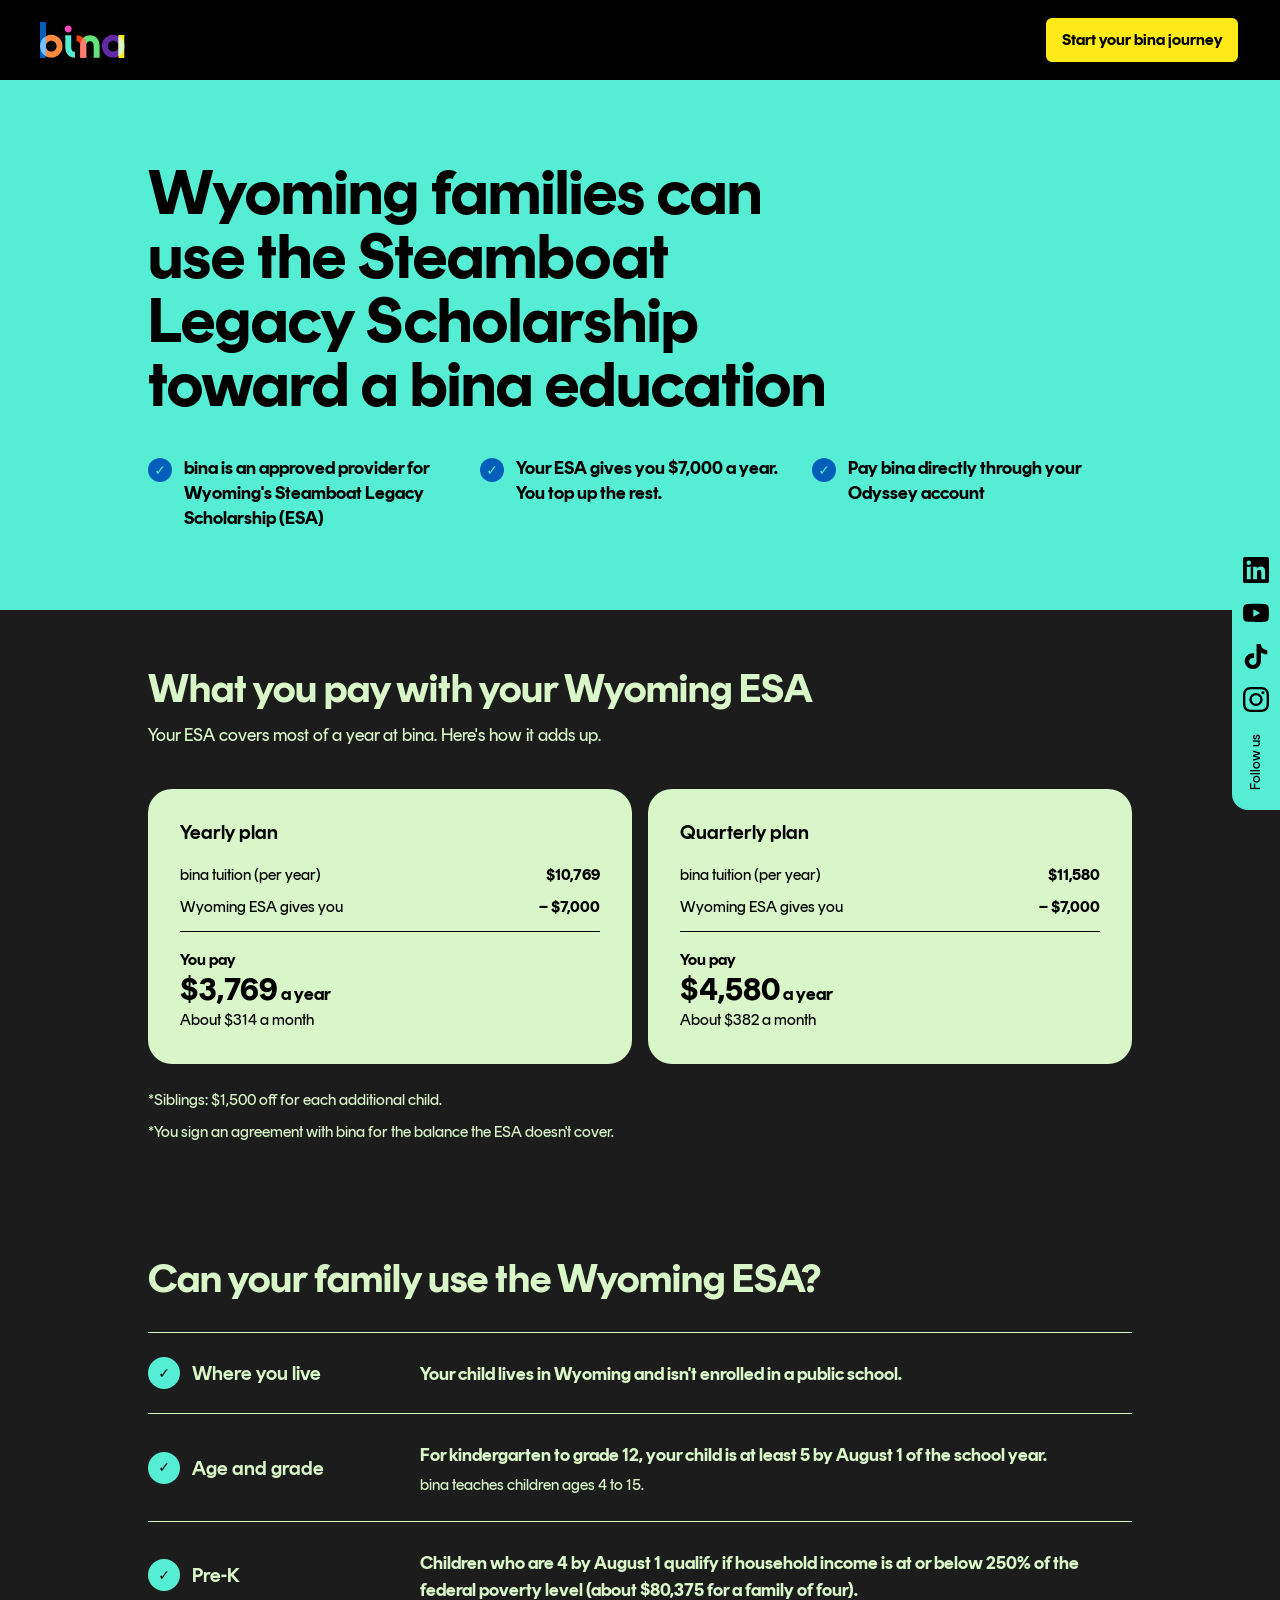
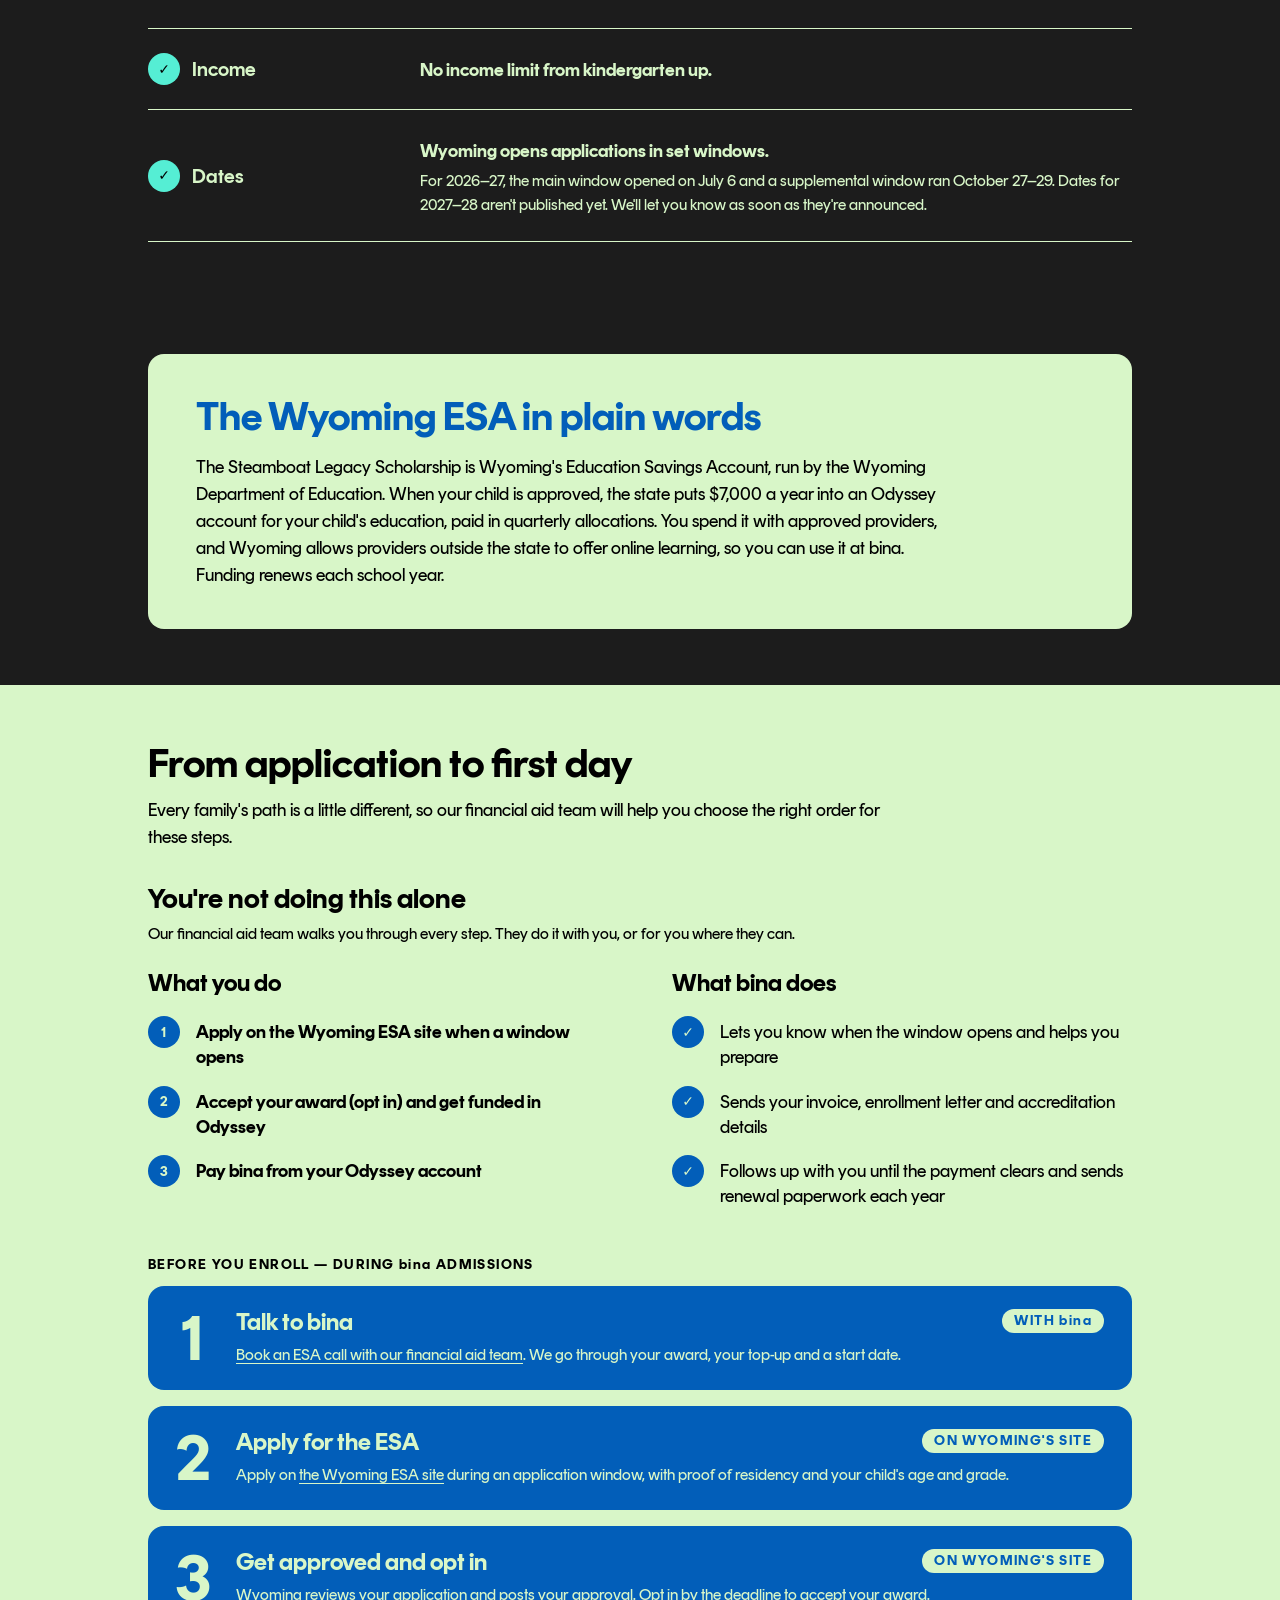
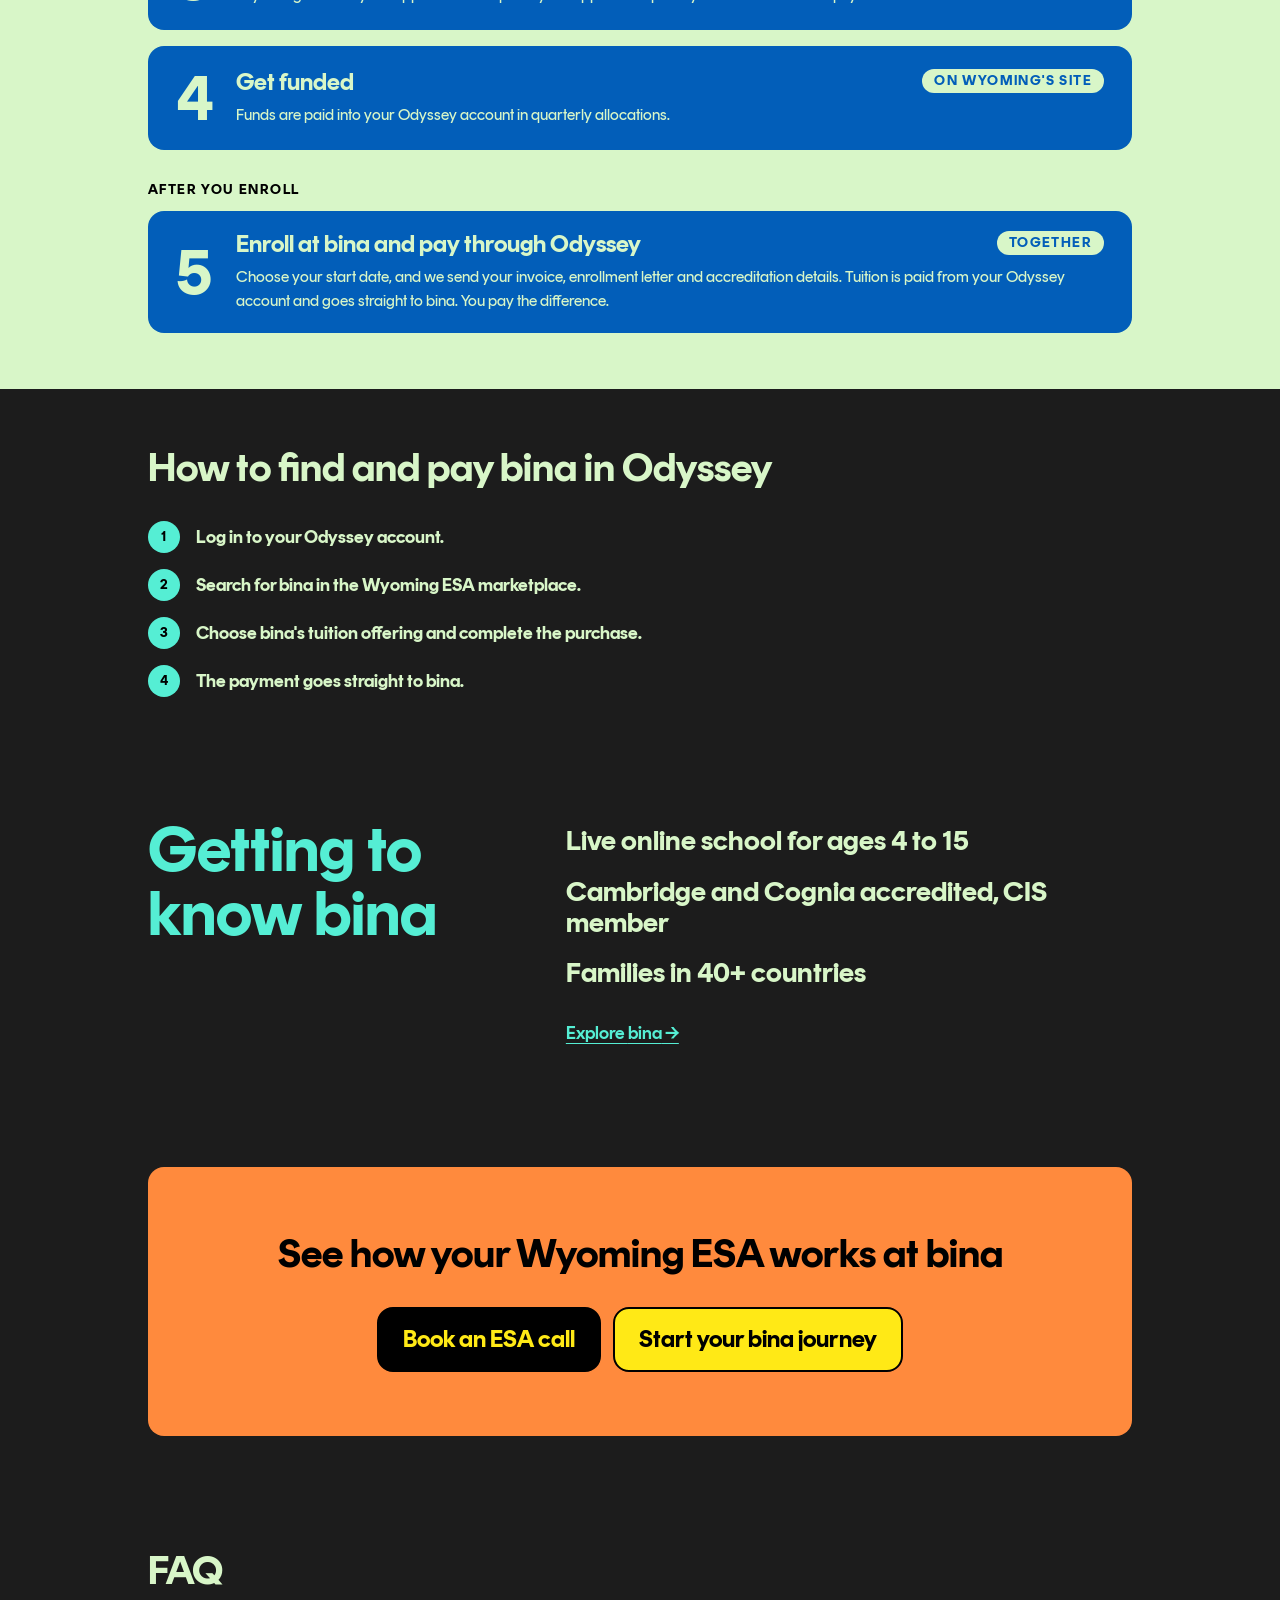
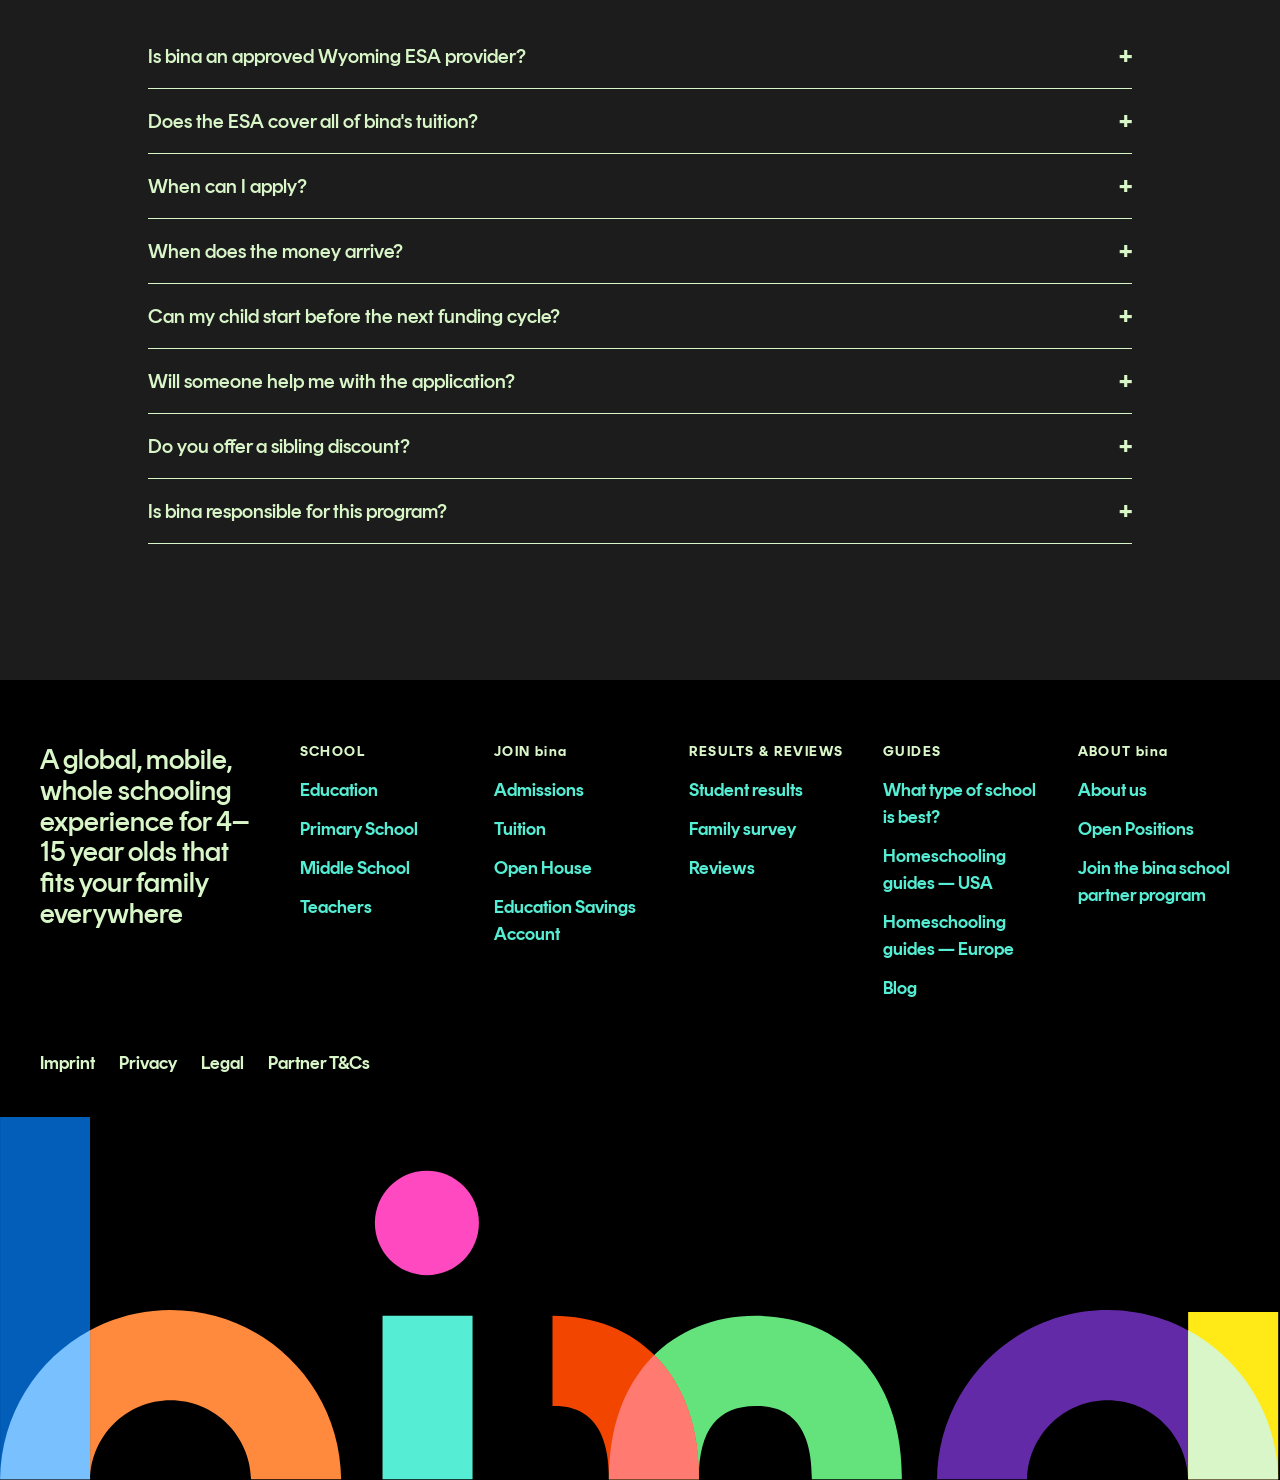
<file: esa/wyoming/index.html>
<!DOCTYPE html><html lang="en"> <head><meta name="robots" content="noindex, nofollow"><meta charset="utf-8"><meta name="viewport" content="width=device-width, initial-scale=1"><title>Wyoming ESA Online School for Ages 4–15 | bina</title><meta name="description" content="bina is an approved Wyoming provider for the Steamboat Legacy Scholarship — a live online school for ages 4 to 15, with classes of 12 or fewer."><link rel="canonical" href="https://go.bina.school/esa/wyoming"><link rel="icon" type="image/png" href="../../images/favicon.png"><meta property="og:title" content="Wyoming ESA Online School for Ages 4–15 | bina"><meta property="og:description" content="bina is an approved Wyoming provider for the Steamboat Legacy Scholarship — a live online school for ages 4 to 15, with classes of 12 or fewer."><meta property="og:type" content="website"><meta property="og:url" content="https://go.bina.school/esa/wyoming"><meta name="generator" content="Astro v6.4.8"><!-- Tracking parity with thebinaschool.com: same GTM container (CookieYes CMP + GA4
         live inside it), a dedicated PostHog project for go.bina.school (session replay
         enabled after analytics consent), same first-touch attribution file. GTM
         uses the main site's deferred loader — they load after full page load + idle,
         or on first interaction, whichever comes first — so the consent banner never
         lands on the LCP critical path. Host-gated to bina domains so previews and local
         dev stay out of the metrics. Keep in sync with the main site's snippet.
         GTM loads first-party through Stape Custom Loader (sgtm.thebinaschool.com);
         the last argument is Stape's encoded form of GTM-M2HWS5K, not a GTM ID. --><script>
      (function (w, d, s, l, i) {
        if (/HeadlessChrome|ReactSnap/i.test(navigator.userAgent || '')) return;
        if (!/(^|\.)(thebinaschool\.com|bina\.school)$/.test((w.location || {}).hostname || '')) return;
        var loaded = false;
        function loadGtm() {
          if (loaded) return;
          loaded = true;
          w[l] = w[l] || [];
          w[l].push({ 'gtm.start': new Date().getTime(), event: 'gtm.js' });
          var f = d.getElementsByTagName(s)[0],
            j = d.createElement(s),
            dl = l != 'dataLayer' ? '&l=' + l : '';
          j.async = true;
          j.src = 'https://sgtm.thebinaschool.com/8bkryjbnrubr.js?' + i;
          f.parentNode.insertBefore(j, f);
          ['pointerdown', 'touchstart', 'keydown', 'scroll'].forEach(function (t) {
            w.removeEventListener(t, loadGtm);
          });
        }
        ['pointerdown', 'touchstart', 'keydown', 'scroll'].forEach(function (t) {
          w.addEventListener(t, loadGtm, { once: true, passive: true });
        });
        // Fixed post-load delay, not requestIdleCallback (rIC on a settled page can wait
        // for the next real interaction, which may never come on a one-screen visit).
        if (d.readyState === 'complete') w.setTimeout(loadGtm, 5000);
        else w.addEventListener('load', function () { w.setTimeout(loadGtm, 5000); }, { once: true });
      })(window, document, 'script', 'dataLayer', '9yb=GwZINTovRzRAKiIhWylMD09QW0NIBgREBgoQEAcMCwoRChodAkwJFh8%3D');
    </script><script>
      /* Dedicated go PostHog project and existing replay settings. CookieYes in
         shared GTM owns consent; only its resolved analytics boolean grants access. */
      (function () {
        if (/HeadlessChrome|ReactSnap/i.test(navigator.userAgent || '')) return;
        if (!/(^|\.)(thebinaschool\.com|bina\.school)$/.test(window.location.hostname || '')) return;
        var loading = false, sdkReady = false, initialized = false, capturing = false;
        function analyticsAllowed() {
          try {
            var consent = window.getCkyConsent();
            return !!(consent && consent.categories && consent.categories.analytics === true);
          } catch (error) {
            return false;
          }
        }
        function syncConsent() {
          if (!analyticsAllowed()) {
            if (capturing) {
              capturing = false;
              window.posthog.opt_out_capturing();
              window.posthog.stopSessionRecording();
            }
            return;
          }
          if (!sdkReady) {
            if (loading) return;
            loading = true;
            var script = document.createElement('script');
            script.type = 'text/javascript';
            script.crossOrigin = 'anonymous';
            script.async = true;
            script.src = 'https://us-assets.i.posthog.com/static/array.js';
            // Load the real SDK without the snippet's queued init or a second loader.
            // Its unloaded instance has no project until this fresh consent check.
            script.onload = function () {
              loading = false;
              sdkReady = !!(window.posthog && typeof window.posthog.init === 'function');
              if (sdkReady) syncConsent();
            };
            script.onerror = function () { loading = false; script.remove(); };
            var first = document.getElementsByTagName('script')[0];
            first.parentNode.insertBefore(script, first);
            return;
          }
          if (capturing) return;
          if (!initialized) {
            initialized = true;
            window.posthog.init('phc_D4SErijz7JBzQTuzsJGdYQcKUB3LZxZoqBsBJSn8TQH4', {
              api_host: 'https://us.i.posthog.com',
              defaults: '2026-01-30',
            });
          }
          window.posthog.opt_in_capturing();
          window.posthog.startSessionRecording();
          capturing = true;
        }
        document.addEventListener('cookieyes_banner_load', syncConsent);
        document.addEventListener('cookieyes_consent_update', syncConsent);
        syncConsent();
      })();
    </script><!-- First-touch attribution — a port of thebinaschool.com/attribution.js. Carries
         utm_*, gclid, fbclid and the partner ?ref= onto form CTAs, start.bina.school links
         and the HTTPS main-site homepage. --><script defer src="../../attribution.js"></script><link rel="stylesheet" href="../../_astro/BaseLayout.B7liEEms.css"></head> <body> <nav class="theme-black sticky top-0 z-50 flex h-20 items-center justify-between px-5 sm:px-10"> <a href="https://thebinaschool.com" aria-label="bina — home"> <img src="../../images/navbar-logo-2026.svg" alt="bina" width="147" height="62" class="h-9 w-auto"> </a> <a href="https://form.thebinaschool.com/new" class="btn-bina btn-sm">Start your bina journey</a> </nav> <main>   <header class="theme-lagoon"> <div class="mx-auto max-w-5xl px-5 py-14 sm:py-20"> <!-- No badge above the title (Zeyu, 2026-11-10: removed from every ESA page). --> <h1 class="mb-10 max-w-3xl text-title-3xl sm:text-display-sm"> Wyoming families can use the Steamboat Legacy Scholarship toward a bina education </h1>   <ul class="grid gap-3 sm:grid-cols-3"> <li class="flex items-start gap-3"> <span class="mt-0.5 grid h-6 w-6 flex-none place-items-center rounded-full bg-deep-ocean font-display text-body-md font-bold text-lagoon" aria-hidden="true">
✓
</span> <span class="font-display font-bold leading-snug">bina is an approved provider for Wyoming&#39;s Steamboat Legacy Scholarship (ESA)</span> </li><li class="flex items-start gap-3"> <span class="mt-0.5 grid h-6 w-6 flex-none place-items-center rounded-full bg-deep-ocean font-display text-body-md font-bold text-lagoon" aria-hidden="true">
✓
</span> <span class="font-display font-bold leading-snug">Your ESA gives you $7,000 a year. You top up the rest.</span> </li><li class="flex items-start gap-3"> <span class="mt-0.5 grid h-6 w-6 flex-none place-items-center rounded-full bg-deep-ocean font-display text-body-md font-bold text-lagoon" aria-hidden="true">
✓
</span> <span class="font-display font-bold leading-snug">Pay bina directly through your Odyssey account</span> </li> </ul> </div> </header>  <section class="theme-base"> <div class="mx-auto max-w-5xl px-5 py-14">  <h2 class="text-title-xl sm:text-title-3xl">What you pay with your Wyoming ESA</h2> <p class="mt-3 max-w-3xl text-body-xl"><span>Your ESA covers most of a year at <span class="normal-case">bina</span>. Here&#39;s how it adds up.</span></p>  <div class="mt-10 grid gap-4 md:grid-cols-2"> <div class="card-bina-mint p-6 sm:p-8"> <p class="mb-5 font-display text-title-sm">Yearly plan</p> <dl class="grid gap-2 text-body-lg"> <div class="flex items-baseline justify-between gap-4"> <dt><span class="normal-case">bina</span> tuition (per year)</dt> <dd class="text-right font-display font-bold">$10,769</dd> </div> <div class="flex items-baseline justify-between gap-4 border-b border-black pb-3"> <dt>Wyoming ESA gives you</dt> <dd class="text-right font-display font-bold">− $7,000</dd> </div> <div class="pt-2"> <dt class="font-display font-bold">You pay</dt> <dd> <span class="block font-display text-title-xl font-bold"> $3,769<span class="text-body-xl"> a year</span> </span> <span class="block">About $314 a month</span> </dd> </div> </dl> </div><div class="card-bina-mint p-6 sm:p-8"> <p class="mb-5 font-display text-title-sm">Quarterly plan</p> <dl class="grid gap-2 text-body-lg"> <div class="flex items-baseline justify-between gap-4"> <dt><span class="normal-case">bina</span> tuition (per year)</dt> <dd class="text-right font-display font-bold">$11,580</dd> </div> <div class="flex items-baseline justify-between gap-4 border-b border-black pb-3"> <dt>Wyoming ESA gives you</dt> <dd class="text-right font-display font-bold">− $7,000</dd> </div> <div class="pt-2"> <dt class="font-display font-bold">You pay</dt> <dd> <span class="block font-display text-title-xl font-bold"> $4,580<span class="text-body-xl"> a year</span> </span> <span class="block">About $382 a month</span> </dd> </div> </dl> </div> </div> <!-- Second table: families applying during the school year (West Virginia): the same mint card. -->  <div class="mt-6 grid gap-2"> <p class="text-body-lg text-mint">
*<span>Siblings: $1,500 off for each additional child.</span> </p><p class="text-body-lg text-mint">
*<span>You sign an agreement with <span class="normal-case">bina</span> for the balance the ESA doesn&#39;t cover.</span> </p> </div> </div> </section>  <section class="theme-base"> <div class="mx-auto max-w-5xl px-5 py-14"> <h2 class="mb-8 text-title-xl sm:text-title-3xl">Can your family use the Wyoming ESA?</h2> <!-- A checklist, not cards: one row per condition, ✓ + label on the left, and the
               first sentence (the answer) in bold so a scanner gets it without reading on. --> <dl class="border-t border-line"> <div class="grid gap-x-8 gap-y-2 border-b border-line py-6 sm:grid-cols-[15rem_1fr]"> <dt class="flex items-center gap-3 font-display text-title-sm"> <span class="grid h-8 w-8 flex-none place-items-center rounded-full bg-lagoon font-display text-body-md font-bold text-black" aria-hidden="true">✓</span> Where you live </dt> <dd class="text-body-lg sm:pt-1"> <strong class="block font-display text-body-xl font-bold"><span>Your child lives in Wyoming and isn&#39;t enrolled in a public school.</span></strong>  </dd> </div><div class="grid gap-x-8 gap-y-2 border-b border-line py-6 sm:grid-cols-[15rem_1fr]"> <dt class="flex items-center gap-3 font-display text-title-sm"> <span class="grid h-8 w-8 flex-none place-items-center rounded-full bg-lagoon font-display text-body-md font-bold text-black" aria-hidden="true">✓</span> Age and grade </dt> <dd class="text-body-lg sm:pt-1"> <strong class="block font-display text-body-xl font-bold"><span>For kindergarten to grade 12, your child is at least 5 by August 1 of the school year.</span></strong> <span class="mt-1 block"><span><span class="normal-case">bina</span> teaches children ages 4 to 15.</span></span> </dd> </div><div class="grid gap-x-8 gap-y-2 border-b border-line py-6 sm:grid-cols-[15rem_1fr]"> <dt class="flex items-center gap-3 font-display text-title-sm"> <span class="grid h-8 w-8 flex-none place-items-center rounded-full bg-lagoon font-display text-body-md font-bold text-black" aria-hidden="true">✓</span> Pre-K </dt> <dd class="text-body-lg sm:pt-1"> <strong class="block font-display text-body-xl font-bold"><span>Children who are 4 by August 1 qualify if household income is at or below 250% of the federal poverty level (about $80,375 for a family of four).</span></strong>  </dd> </div><div class="grid gap-x-8 gap-y-2 border-b border-line py-6 sm:grid-cols-[15rem_1fr]"> <dt class="flex items-center gap-3 font-display text-title-sm"> <span class="grid h-8 w-8 flex-none place-items-center rounded-full bg-lagoon font-display text-body-md font-bold text-black" aria-hidden="true">✓</span> Income </dt> <dd class="text-body-lg sm:pt-1"> <strong class="block font-display text-body-xl font-bold"><span>No income limit from kindergarten up.</span></strong>  </dd> </div><div class="grid gap-x-8 gap-y-2 border-b border-line py-6 sm:grid-cols-[15rem_1fr]"> <dt class="flex items-center gap-3 font-display text-title-sm"> <span class="grid h-8 w-8 flex-none place-items-center rounded-full bg-lagoon font-display text-body-md font-bold text-black" aria-hidden="true">✓</span> Dates </dt> <dd class="text-body-lg sm:pt-1"> <strong class="block font-display text-body-xl font-bold"><span>Wyoming opens applications in set windows.</span></strong> <span class="mt-1 block"><span>For 2026–27, the main window opened on July 6 and a supplemental window ran October 27–29. Dates for 2027–28 aren&#39;t published yet. We&#39;ll let you know as soon as they&#39;re announced.</span></span> </dd> </div> </dl> </div> </section> <!-- A mint card on the dark section (deep ocean label), built like the closing CTA block (left-aligned: it is a paragraph to read). -->
      <section class="theme-base"> <div class="mx-auto max-w-5xl px-5 py-14"> <div class="theme-mint rounded-lg px-6 py-8 sm:px-12 sm:py-10"> <h2 class="mb-4 text-title-xl text-hl sm:text-title-3xl">The Wyoming ESA in plain words</h2> <p class="max-w-3xl text-body-xl"><span>The Steamboat Legacy Scholarship is Wyoming&#39;s Education Savings Account, run by the Wyoming Department of Education. When your child is approved, the state puts $7,000 a year into an Odyssey account for your child&#39;s education, paid in quarterly allocations. You spend it with approved providers, and Wyoming allows providers outside the state to offer online learning, so you can use it at <span class="normal-case">bina</span>. Funding renews each school year.</span></p>  </div> </div> </section>  <!-- Mint section: black headings and labels, deep ocean step cards with mint text, deep ocean badges (Zeyu, 2026-11-04 — the /student-results STAR colors). --><section id="process" class="theme-mint scroll-mt-20"> <div class="mx-auto max-w-5xl px-5 py-14"> <!-- The "You do two on … own website" line is gone (stakeholder, 2026-11-09); the tags say it. --> <h2 class="text-title-xl sm:text-title-3xl mb-3">From application to first day</h2> <p class="mb-8 max-w-3xl"><span>Every family&#39;s path is a little different, so our financial aid team will help you choose the right order for these steps.</span></p> <div class="mb-12"> <h3 class="mb-2 font-display text-title-lg font-bold">You&#39;re not doing this alone</h3> <p class="mb-6 text-body-lg">Our financial aid team walks you through every step. They do it with you, or for you where they can.</p> <!-- Two columns, no cards (Zeyu, 2026-11-04 — the old "how the funding works / what you
               get" structure): your steps as a numbered list, bina's part as a checklist. --> <div class="grid gap-10 md:grid-cols-2 md:gap-16"> <div> <h4 class="mb-5 font-display text-title-md font-bold">What you do</h4> <ol class="m-0 grid list-none gap-4 p-0"> <li class="flex items-start gap-4"> <span class="grid h-8 w-8 flex-none place-items-center rounded-full bg-deep-ocean font-display text-body-md font-bold text-mint" aria-hidden="true">1</span> <span class="pt-1 font-display font-bold leading-snug">Apply on the Wyoming ESA site when a window opens</span> </li><li class="flex items-start gap-4"> <span class="grid h-8 w-8 flex-none place-items-center rounded-full bg-deep-ocean font-display text-body-md font-bold text-mint" aria-hidden="true">2</span> <span class="pt-1 font-display font-bold leading-snug">Accept your award (opt in) and get funded in Odyssey</span> </li><li class="flex items-start gap-4"> <span class="grid h-8 w-8 flex-none place-items-center rounded-full bg-deep-ocean font-display text-body-md font-bold text-mint" aria-hidden="true">3</span> <span class="pt-1 font-display font-bold leading-snug">Pay bina from your Odyssey account</span> </li> </ol> </div> <div> <h4 class="mb-5 font-display text-title-md font-bold">What <span class="normal-case">bina</span> does</h4> <ul class="m-0 grid list-none gap-4 p-0"> <li class="flex items-start gap-4"> <span class="grid h-8 w-8 flex-none place-items-center rounded-full bg-deep-ocean font-display text-body-md font-bold text-mint" aria-hidden="true">✓</span> <span class="pt-1 leading-snug">Lets you know when the window opens and helps you prepare</span> </li><li class="flex items-start gap-4"> <span class="grid h-8 w-8 flex-none place-items-center rounded-full bg-deep-ocean font-display text-body-md font-bold text-mint" aria-hidden="true">✓</span> <span class="pt-1 leading-snug">Sends your invoice, enrollment letter and accreditation details</span> </li><li class="flex items-start gap-4"> <span class="grid h-8 w-8 flex-none place-items-center rounded-full bg-deep-ocean font-display text-body-md font-bold text-mint" aria-hidden="true">✓</span> <span class="pt-1 leading-snug">Follows up with you until the payment clears and sends renewal paperwork each year</span> </li> </ul> </div> </div> </div> <div class="grid gap-8"> <div> <p class="eyebrow-line mb-3"><span>Before you enroll — during <span class="normal-case">bina</span> admissions</span></p> <ol class="m-0 grid list-none gap-4 p-0"> <li class="flex items-center gap-5 rounded-lg bg-deep-ocean px-5 py-5 text-mint sm:gap-7 sm:px-7"> <span class="w-8 flex-none text-center font-display text-title-3xl sm:text-display-sm" aria-hidden="true"> 1 </span> <span class="min-w-0 flex-1"> <span class="mb-2 flex flex-wrap items-start justify-between gap-x-4 gap-y-2"> <strong class="font-display text-title-md"> <span class="sr-only">Step 1: </span> Talk to bina </strong> <span class="inline-flex flex-none items-center rounded-full bg-mint px-3 py-1 font-display text-label uppercase text-deep-ocean"> <span>With <span class="normal-case">bina</span></span> </span> </span> <span class="block text-body-lg"> <span></span><a href="https://form.thebinaschool.com/new?utm_source=website&amp;utm_medium=esa_page&amp;utm_campaign=esa_pages_2026&amp;utm_content=wyoming" rel="noopener">Book an ESA call with our financial aid team</a><span>. We go through your award, your top-up and a start date.</span> </span>  </span> </li><li class="flex items-center gap-5 rounded-lg bg-deep-ocean px-5 py-5 text-mint sm:gap-7 sm:px-7"> <span class="w-8 flex-none text-center font-display text-title-3xl sm:text-display-sm" aria-hidden="true"> 2 </span> <span class="min-w-0 flex-1"> <span class="mb-2 flex flex-wrap items-start justify-between gap-x-4 gap-y-2"> <strong class="font-display text-title-md"> <span class="sr-only">Step 2: </span> Apply for the ESA </strong> <span class="inline-flex flex-none items-center rounded-full bg-mint px-3 py-1 font-display text-label uppercase text-deep-ocean"> <span>On Wyoming&#39;s site</span> </span> </span> <span class="block text-body-lg"> <span>Apply on </span><a href="https://edu.wyoming.gov/parents/education-savings-accounts/" rel="noopener">the Wyoming ESA site</a><span> during an application window, with proof of residency and your child&#39;s age and grade.</span> </span>  </span> </li><li class="flex items-center gap-5 rounded-lg bg-deep-ocean px-5 py-5 text-mint sm:gap-7 sm:px-7"> <span class="w-8 flex-none text-center font-display text-title-3xl sm:text-display-sm" aria-hidden="true"> 3 </span> <span class="min-w-0 flex-1"> <span class="mb-2 flex flex-wrap items-start justify-between gap-x-4 gap-y-2"> <strong class="font-display text-title-md"> <span class="sr-only">Step 3: </span> Get approved and opt in </strong> <span class="inline-flex flex-none items-center rounded-full bg-mint px-3 py-1 font-display text-label uppercase text-deep-ocean"> <span>On Wyoming&#39;s site</span> </span> </span> <span class="block text-body-lg"> <span>Wyoming reviews your application and posts your approval. Opt in by the deadline to accept your award.</span><span></span> </span>  </span> </li><li class="flex items-center gap-5 rounded-lg bg-deep-ocean px-5 py-5 text-mint sm:gap-7 sm:px-7"> <span class="w-8 flex-none text-center font-display text-title-3xl sm:text-display-sm" aria-hidden="true"> 4 </span> <span class="min-w-0 flex-1"> <span class="mb-2 flex flex-wrap items-start justify-between gap-x-4 gap-y-2"> <strong class="font-display text-title-md"> <span class="sr-only">Step 4: </span> Get funded </strong> <span class="inline-flex flex-none items-center rounded-full bg-mint px-3 py-1 font-display text-label uppercase text-deep-ocean"> <span>On Wyoming&#39;s site</span> </span> </span> <span class="block text-body-lg"> <span>Funds are paid into your Odyssey account in quarterly allocations.</span><span></span> </span>  </span> </li> </ol> </div><div> <p class="eyebrow-line mb-3"><span>After you enroll</span></p> <ol class="m-0 grid list-none gap-4 p-0"> <li class="flex items-center gap-5 rounded-lg bg-deep-ocean px-5 py-5 text-mint sm:gap-7 sm:px-7"> <span class="w-8 flex-none text-center font-display text-title-3xl sm:text-display-sm" aria-hidden="true"> 5 </span> <span class="min-w-0 flex-1"> <span class="mb-2 flex flex-wrap items-start justify-between gap-x-4 gap-y-2"> <strong class="font-display text-title-md"> <span class="sr-only">Step 5: </span> Enroll at bina and pay through Odyssey </strong> <span class="inline-flex flex-none items-center rounded-full bg-mint px-3 py-1 font-display text-label uppercase text-deep-ocean"> <span>Together</span> </span> </span> <span class="block text-body-lg"> <span>Choose your start date, and we send your invoice, enrollment letter and accreditation details. Tuition is paid from your Odyssey account and goes straight to <span class="normal-case">bina</span>. You pay the difference.</span><span></span> </span>  </span> </li> </ol> </div> </div>  </div> </section>  <section class="theme-base"> <div class="mx-auto max-w-5xl px-5 py-14"> <h2 class="mb-8 text-title-xl sm:text-title-3xl"><span>How to find and pay <span class="normal-case">bina</span> in Odyssey</span></h2> <!-- A plain numbered list (lagoon badges on dark), same pattern as "What you do". --> <ol class="m-0 grid list-none gap-4 p-0"> <li class="flex items-start gap-4"> <span class="grid h-8 w-8 flex-none place-items-center rounded-full bg-lagoon font-display text-body-md font-bold text-black" aria-hidden="true"> 1 </span> <span class="pt-1 font-display font-bold leading-snug"><span>Log in to your Odyssey account.</span></span> </li><li class="flex items-start gap-4"> <span class="grid h-8 w-8 flex-none place-items-center rounded-full bg-lagoon font-display text-body-md font-bold text-black" aria-hidden="true"> 2 </span> <span class="pt-1 font-display font-bold leading-snug"><span>Search for <span class="normal-case">bina</span> in the Wyoming ESA marketplace.</span></span> </li><li class="flex items-start gap-4"> <span class="grid h-8 w-8 flex-none place-items-center rounded-full bg-lagoon font-display text-body-md font-bold text-black" aria-hidden="true"> 3 </span> <span class="pt-1 font-display font-bold leading-snug"><span>Choose <span class="normal-case">bina</span>&#39;s tuition offering and complete the purchase.</span></span> </li><li class="flex items-start gap-4"> <span class="grid h-8 w-8 flex-none place-items-center rounded-full bg-lagoon font-display text-body-md font-bold text-black" aria-hidden="true"> 4 </span> <span class="pt-1 font-display font-bold leading-snug"><span>The payment goes straight to <span class="normal-case">bina</span>.</span></span> </li> </ol>  </div> </section>  <section class="theme-base"> <div class="mx-auto grid max-w-5xl gap-10 px-5 py-16 md:grid-cols-[1fr_1.6fr] md:gap-16"> <div> <h2 class="text-title-3xl text-lagoon sm:text-display-sm"><span>Getting to know <span class="normal-case">bina</span></span></h2> </div> <div class="md:pt-2"> <ul class="m-0 grid list-none gap-5 p-0"> <li class="font-display text-title-md font-bold sm:text-title-lg">Live online school for ages 4 to 15</li><li class="font-display text-title-md font-bold sm:text-title-lg">Cambridge and Cognia accredited, CIS member</li><li class="font-display text-title-md font-bold sm:text-title-lg">Families in 40+ countries</li> </ul> <p class="mt-8 flex flex-wrap gap-x-8 gap-y-3"> <a href="https://thebinaschool.com" target="_blank" rel="noopener noreferrer" class="font-semibold text-lagoon"> <span>Explore <span class="normal-case">bina</span> →</span><span class="sr-only"> (opens in a new tab)</span> </a>  </p> </div> </div> </section> <section class="theme-base"> <div class="mx-auto max-w-5xl px-5 py-14"> <div class="theme-tangerine rounded-lg px-6 py-12 text-center sm:px-12 sm:py-16">  <h2 class="cta-title text-title-xl sm:text-title-3xl mb-8"><span>See how your Wyoming ESA works at <span class="normal-case">bina</span></span></h2> <div class="cta-actions"> <a href="https://form.thebinaschool.com/new?utm_source=website&amp;utm_medium=esa_page&amp;utm_campaign=esa_pages_2026&amp;utm_content=wyoming" class="btn-bina-secondary">Book an ESA call</a> <a href="https://form.thebinaschool.com/new" class="btn-bina">Start your bina journey</a> </div>  </div> </div> </section>  <section class="theme-base"> <div class="mx-auto max-w-5xl px-5 py-14"> <h2 class="mb-8 text-title-xl sm:text-title-3xl">FAQ</h2> <div> <details class="group border-b border-line"> <summary class="flex cursor-pointer list-none items-center justify-between gap-6 py-5 font-display text-title-sm font-medium [&::-webkit-details-marker]:hidden"> <span>Is bina an approved Wyoming ESA provider?</span> <span class="flex-none text-title-md leading-none transition-transform duration-200 group-open:rotate-45" aria-hidden="true">
+
</span> </summary> <p class="max-w-3xl pb-5 pr-10 text-body-lg"> Yes. Wyoming allows approved providers outside the state to offer online learning, and bina is approved in the Wyoming ESA marketplace on Odyssey. </p> </details><details class="group border-b border-line"> <summary class="flex cursor-pointer list-none items-center justify-between gap-6 py-5 font-display text-title-sm font-medium [&::-webkit-details-marker]:hidden"> <span>Does the ESA cover all of bina&#39;s tuition?</span> <span class="flex-none text-title-md leading-none transition-transform duration-200 group-open:rotate-45" aria-hidden="true">
+
</span> </summary> <p class="max-w-3xl pb-5 pr-10 text-body-lg"> It covers most of it. On the yearly plan, families usually top up about $314 a month. </p> </details><details class="group border-b border-line"> <summary class="flex cursor-pointer list-none items-center justify-between gap-6 py-5 font-display text-title-sm font-medium [&::-webkit-details-marker]:hidden"> <span>When can I apply?</span> <span class="flex-none text-title-md leading-none transition-transform duration-200 group-open:rotate-45" aria-hidden="true">
+
</span> </summary> <p class="max-w-3xl pb-5 pr-10 text-body-lg"> Wyoming opens applications in set windows. For 2026–27 there was a main window in July and a supplemental window in late October. The 2027–28 dates haven&#39;t been announced yet, and we&#39;ll share them as soon as Wyoming publishes them. </p> </details><details class="group border-b border-line"> <summary class="flex cursor-pointer list-none items-center justify-between gap-6 py-5 font-display text-title-sm font-medium [&::-webkit-details-marker]:hidden"> <span>When does the money arrive?</span> <span class="flex-none text-title-md leading-none transition-transform duration-200 group-open:rotate-45" aria-hidden="true">
+
</span> </summary> <p class="max-w-3xl pb-5 pr-10 text-body-lg"> Funds are paid into your Odyssey account in quarterly allocations once you&#39;re approved and have opted in. </p> </details><details class="group border-b border-line"> <summary class="flex cursor-pointer list-none items-center justify-between gap-6 py-5 font-display text-title-sm font-medium [&::-webkit-details-marker]:hidden"> <span>Can my child start before the next funding cycle?</span> <span class="flex-none text-title-md leading-none transition-transform duration-200 group-open:rotate-45" aria-hidden="true">
+
</span> </summary> <p class="max-w-3xl pb-5 pr-10 text-body-lg"> Yes. You can enroll and pay bina directly now, then switch to ESA funding once it&#39;s in place. </p> </details><details class="group border-b border-line"> <summary class="flex cursor-pointer list-none items-center justify-between gap-6 py-5 font-display text-title-sm font-medium [&::-webkit-details-marker]:hidden"> <span>Will someone help me with the application?</span> <span class="flex-none text-title-md leading-none transition-transform duration-200 group-open:rotate-45" aria-hidden="true">
+
</span> </summary> <p class="max-w-3xl pb-5 pr-10 text-body-lg"> Yes. Our financial aid team guides you through every step, from the application to your first payment. </p> </details><details class="group border-b border-line"> <summary class="flex cursor-pointer list-none items-center justify-between gap-6 py-5 font-display text-title-sm font-medium [&::-webkit-details-marker]:hidden"> <span>Do you offer a sibling discount?</span> <span class="flex-none text-title-md leading-none transition-transform duration-200 group-open:rotate-45" aria-hidden="true">
+
</span> </summary> <p class="max-w-3xl pb-5 pr-10 text-body-lg"> Yes. Each additional child gets $1,500 off tuition. </p> </details><details class="group border-b border-line"> <summary class="flex cursor-pointer list-none items-center justify-between gap-6 py-5 font-display text-title-sm font-medium [&::-webkit-details-marker]:hidden"> <span>Is bina responsible for this program?</span> <span class="flex-none text-title-md leading-none transition-transform duration-200 group-open:rotate-45" aria-hidden="true">
+
</span> </summary> <p class="max-w-3xl pb-5 pr-10 text-body-lg"> The Steamboat Legacy Scholarship (ESA) is run by the state of Wyoming, not by bina. Program amounts, eligibility and deadlines are subject to change. Always confirm with <a href="https://edu.wyoming.gov/parents/education-savings-accounts/" rel="noopener">the official program site</a> before you rely on a number here. </p> </details> </div> </div> </section>  </main> <!-- Footer (Zeyu, 2026-11-06): the main site's grouped footer — tagline column, one column per
         group (2 on phones, 3 from 640px, tagline + 5 from 1024px), the legal links in one row above
         the peeking logo (no divider line), and the Follow-us rail. Black / mint / lagoon: mint
         tagline, group titles and legal links (the old purple), lagoon group links (the old
         turquoise). -->
    <footer class="theme-black relative z-10 overflow-hidden pt-12 md:pt-16 mt-20"> <div class="px-5 sm:px-10 min-[1120px]:pr-24"> <div class="mb-10 grid grid-cols-2 gap-x-6 gap-y-10 sm:grid-cols-3 sm:gap-x-8 md:mb-12 lg:grid-cols-[1.4fr_repeat(5,minmax(0,1fr))]"> <p class="col-span-2 font-display text-title-md font-medium text-mint sm:col-span-3 lg:col-span-1 xl:text-title-lg xl:font-medium">
A global, mobile, whole schooling experience for 4–15 year olds that fits your family everywhere
</p> <nav aria-label="School"> <h2 class="mb-4 font-display text-label uppercase text-mint"><span>School</span></h2> <ul class="flex flex-col gap-3"> <li> <a href="https://thebinaschool.com/education" class="footer-link font-display text-body-lg font-semibold text-lagoon xl:text-body-xl">Education</a> </li><li> <a href="https://thebinaschool.com/primary-school" class="footer-link font-display text-body-lg font-semibold text-lagoon xl:text-body-xl">Primary School</a> </li><li> <a href="https://thebinaschool.com/middle-school" class="footer-link font-display text-body-lg font-semibold text-lagoon xl:text-body-xl">Middle School</a> </li><li> <a href="https://thebinaschool.com/teachers" class="footer-link font-display text-body-lg font-semibold text-lagoon xl:text-body-xl">Teachers</a> </li> </ul> </nav><nav aria-label="Join bina"> <h2 class="mb-4 font-display text-label uppercase text-mint"><span>Join <span class="normal-case">bina</span></span></h2> <ul class="flex flex-col gap-3"> <li> <a href="https://thebinaschool.com/admissions" class="footer-link font-display text-body-lg font-semibold text-lagoon xl:text-body-xl">Admissions</a> </li><li> <a href="https://thebinaschool.com/tuition" class="footer-link font-display text-body-lg font-semibold text-lagoon xl:text-body-xl">Tuition</a> </li><li> <a href="https://thebinaschool.com/open-house" class="footer-link font-display text-body-lg font-semibold text-lagoon xl:text-body-xl">Open House</a> </li><li> <a href="../../esa/index.html" class="footer-link font-display text-body-lg font-semibold text-lagoon xl:text-body-xl">Education Savings Account</a> </li> </ul> </nav><nav aria-label="Results &amp; reviews"> <h2 class="mb-4 font-display text-label uppercase text-mint"><span>Results &amp; reviews</span></h2> <ul class="flex flex-col gap-3"> <li> <a href="https://thebinaschool.com/student-results" class="footer-link font-display text-body-lg font-semibold text-lagoon xl:text-body-xl">Student results</a> </li><li> <a href="https://thebinaschool.com/family-survey" class="footer-link font-display text-body-lg font-semibold text-lagoon xl:text-body-xl">Family survey</a> </li><li> <a href="https://thebinaschool.com/reviews" class="footer-link font-display text-body-lg font-semibold text-lagoon xl:text-body-xl">Reviews</a> </li> </ul> </nav><nav aria-label="Guides"> <h2 class="mb-4 font-display text-label uppercase text-mint"><span>Guides</span></h2> <ul class="flex flex-col gap-3"> <li> <a href="https://thebinaschool.com/what-type-of-school-is-best" class="footer-link font-display text-body-lg font-semibold text-lagoon xl:text-body-xl">What type of school is best?</a> </li><li> <a href="https://thebinaschool.com/homeschooling-guides" class="footer-link font-display text-body-lg font-semibold text-lagoon xl:text-body-xl">Homeschooling guides — USA</a> </li><li> <a href="https://thebinaschool.com/homeschooling-guides-europe" class="footer-link font-display text-body-lg font-semibold text-lagoon xl:text-body-xl">Homeschooling guides — Europe</a> </li><li> <a href="https://thebinaschool.com/blog" class="footer-link font-display text-body-lg font-semibold text-lagoon xl:text-body-xl">Blog</a> </li> </ul> </nav><nav aria-label="About bina"> <h2 class="mb-4 font-display text-label uppercase text-mint"><span>About <span class="normal-case">bina</span></span></h2> <ul class="flex flex-col gap-3"> <li> <a href="https://thebinaschool.com/about" class="footer-link font-display text-body-lg font-semibold text-lagoon xl:text-body-xl">About us</a> </li><li> <a href="https://thebinaschool.com/careers" class="footer-link font-display text-body-lg font-semibold text-lagoon xl:text-body-xl">Open Positions</a> </li><li> <a href="https://form.thebinaschool.com/new-partner" target="_blank" rel="noopener noreferrer" class="footer-link font-display text-body-lg font-semibold text-lagoon xl:text-body-xl">Join the bina school partner program</a> </li> </ul> </nav> </div> <ul class="mb-8 flex flex-wrap gap-x-6 gap-y-2 md:mb-10"> <li> <a href="https://thebinaschool.com/imprint" class="footer-link font-display text-body-lg font-semibold text-mint xl:text-body-xl">Imprint</a> </li><li> <a href="https://thebinaschool.com/privacy" class="footer-link font-display text-body-lg font-semibold text-mint xl:text-body-xl">Privacy</a> </li><li> <a href="https://thebinaschool.com/legal" class="footer-link font-display text-body-lg font-semibold text-mint xl:text-body-xl">Legal</a> </li><li> <a href="https://thebinaschool.com/partner-program-terms" class="footer-link font-display text-body-lg font-semibold text-mint xl:text-body-xl">Partner T&amp;Cs</a> </li> </ul>  </div> <img src="../../images/peeking-logo.svg" decoding="async" alt="bina" width="440" height="125" class="block h-auto w-full"> </footer>

    <!-- Right-edge "Follow us" rail, tablet and up — same as the main site, on lagoon. -->
    <aside aria-label="Follow us on social media" class="fixed bottom-[10%] right-0 z-[900] hidden flex-col items-center gap-[1.1rem] rounded-l-lg bg-lagoon px-[0.7rem] py-5 min-[1120px]:flex"> <a href="https://www.linkedin.com/company/thebinaschool" target="_blank" rel="noopener noreferrer" aria-label="LinkedIn" class="block transition-transform duration-200 ease-out hover:scale-110"> <img src="../../images/social/linkedin.svg" alt="" aria-hidden="true" width="26" height="26" class="h-[1.6rem] w-[1.6rem] object-contain"> </a><a href="https://www.youtube.com/@thebinaschool3759" target="_blank" rel="noopener noreferrer" aria-label="YouTube" class="block transition-transform duration-200 ease-out hover:scale-110"> <img src="../../images/social/youtube.svg" alt="" aria-hidden="true" width="26" height="26" class="h-[1.6rem] w-[1.6rem] object-contain"> </a><a href="https://www.tiktok.com/@bina.school" target="_blank" rel="noopener noreferrer" aria-label="TikTok" class="block transition-transform duration-200 ease-out hover:scale-110"> <img src="../../images/social/tiktok.svg" alt="" aria-hidden="true" width="26" height="26" class="h-[1.6rem] w-[1.6rem] object-contain"> </a><a href="https://www.instagram.com/thebinaschool" target="_blank" rel="noopener noreferrer" aria-label="Instagram" class="block transition-transform duration-200 ease-out hover:scale-110"> <img src="../../images/social/instagram.svg" alt="" aria-hidden="true" width="26" height="26" class="h-[1.6rem] w-[1.6rem] object-contain"> </a> <span class="mt-1 rotate-180 font-display text-body-md leading-none text-black [writing-mode:vertical-rl]">Follow us</span> </aside> </body></html>
</file>
<file: _astro/BaseLayout.BnGspULZ.css>
@layer properties{@supports (((-webkit-hyphens:none)) and (not (margin-trim:inline))) or ((-moz-orient:inline) and (not (color:rgb(from red r g b)))){*,:before,:after,::backdrop{--tw-rotate-x:initial;--tw-rotate-y:initial;--tw-rotate-z:initial;--tw-skew-x:initial;--tw-skew-y:initial;--tw-border-style:solid;--tw-leading:initial;--tw-font-weight:initial;--tw-shadow:0 0 #0000;--tw-shadow-color:initial;--tw-shadow-alpha:100%;--tw-inset-shadow:0 0 #0000;--tw-inset-shadow-color:initial;--tw-inset-shadow-alpha:100%;--tw-ring-color:initial;--tw-ring-shadow:0 0 #0000;--tw-inset-ring-color:initial;--tw-inset-ring-shadow:0 0 #0000;--tw-ring-inset:initial;--tw-ring-offset-width:0px;--tw-ring-offset-color:#fff;--tw-ring-offset-shadow:0 0 #0000;--tw-outline-style:solid;--tw-blur:initial;--tw-brightness:initial;--tw-contrast:initial;--tw-grayscale:initial;--tw-hue-rotate:initial;--tw-invert:initial;--tw-opacity:initial;--tw-saturate:initial;--tw-sepia:initial;--tw-drop-shadow:initial;--tw-drop-shadow-color:initial;--tw-drop-shadow-alpha:100%;--tw-drop-shadow-size:initial;--tw-duration:initial;--tw-ease:initial;--tw-scale-x:1;--tw-scale-y:1;--tw-scale-z:1}}}@layer theme{:root,:host{--font-sans:"Rund Display", system-ui, sans-serif;--font-mono:ui-monospace, SFMono-Regular, Menlo, Monaco, Consolas, "Liberation Mono", "Courier New", monospace;--spacing:.25rem;--container-2xl:42rem;--container-3xl:48rem;--container-5xl:64rem;--font-weight-normal:400;--font-weight-medium:500;--font-weight-semibold:600;--font-weight-bold:700;--leading-tight:1.25;--leading-snug:1.375;--radius-sm:8px;--radius-lg:16px;--ease-out:cubic-bezier(0, 0, .2, 1);--default-transition-duration:.15s;--default-transition-timing-function:cubic-bezier(.4, 0, .2, 1);--default-font-family:var(--font-sans);--default-mono-font-family:var(--font-mono);--color-primary-base:#1c1c1c;--color-black:#000;--color-mint:#d8f6c8;--color-lagoon:#55eed4;--color-lemon:#ffe916;--color-grape:#632aa8;--color-deep-ocean:#025eb9;--color-sky-blue:#78c0fe;--color-tangerine:#ff8a3d;--color-watermelon:#ff7a71;--color-dragon-fruit:#fe49c1;--color-clover:#64e27b;--font-display:"Rund Display", system-ui, sans-serif;--text-display-lg:88px;--text-display-lg--line-height:1;--text-display-lg--font-weight:700;--text-display-md:72px;--text-display-md--line-height:1;--text-display-md--font-weight:700;--text-display-sm:64px;--text-display-sm--line-height:1;--text-display-sm--font-weight:700;--text-title-4xl:48px;--text-title-4xl--line-height:1.1;--text-title-4xl--font-weight:700;--text-title-3xl:40px;--text-title-3xl--line-height:1.1;--text-title-3xl--font-weight:700;--text-title-2xl:36px;--text-title-2xl--line-height:1.1;--text-title-2xl--font-weight:700;--text-title-xl:32px;--text-title-xl--line-height:1.1;--text-title-xl--font-weight:700;--text-title-lg:28px;--text-title-lg--line-height:1.1;--text-title-lg--font-weight:700;--text-title-md:24px;--text-title-md--line-height:1.1;--text-title-md--font-weight:700;--text-title-sm:20px;--text-title-sm--line-height:1.1;--text-title-sm--font-weight:600;--text-body-xl:18px;--text-body-xl--line-height:1.5;--text-body-lg:16px;--text-body-lg--line-height:1.5;--text-body-md:14px;--text-body-md--line-height:1.5;--text-label:14px;--text-label--line-height:1.2;--text-label--letter-spacing:.1em;--text-label--font-weight:700;--text-label-sm:12px;--text-label-sm--line-height:1.2;--text-label-sm--letter-spacing:.1em;--text-label-sm--font-weight:700;--text-button-lg:24px;--text-button-lg--line-height:1.2;--text-button-lg--font-weight:700;--text-button-sm:16px;--text-button-sm--line-height:1.2;--text-button-sm--font-weight:700}}@layer base{*,:after,:before,::backdrop{box-sizing:border-box;border:0 solid;margin:0;padding:0}::file-selector-button{box-sizing:border-box;border:0 solid;margin:0;padding:0}html,:host{-webkit-text-size-adjust:100%;tab-size:4;line-height:1.5;font-family:var(--default-font-family,-apple-system, BlinkMacSystemFont, "Segoe UI", Roboto, "Helvetica Neue", "Noto Sans", Arial, sans-serif, "Apple Color Emoji", "Segoe UI Emoji", "Segoe UI Symbol", "Noto Color Emoji");font-feature-settings:var(--default-font-feature-settings,normal);font-variation-settings:var(--default-font-variation-settings,normal);-webkit-tap-highlight-color:transparent}hr{height:0;color:inherit;border-top-width:1px}abbr:where([title]){-webkit-text-decoration:underline dotted;text-decoration:underline dotted}h1,h2,h3,h4,h5,h6{font-size:inherit;font-weight:inherit}a{color:inherit;-webkit-text-decoration:inherit;text-decoration:inherit}b,strong{font-weight:bolder}code,kbd,samp,pre{font-family:var(--default-mono-font-family,ui-monospace, SFMono-Regular, Menlo, Monaco, Consolas, "Liberation Mono", "Courier New", monospace);font-feature-settings:var(--default-mono-font-feature-settings,normal);font-variation-settings:var(--default-mono-font-variation-settings,normal);font-size:1em}small{font-size:80%}sub,sup{vertical-align:baseline;font-size:75%;line-height:0;position:relative}sub{bottom:-.25em}sup{top:-.5em}table{text-indent:0;border-color:inherit;border-collapse:collapse}:-moz-focusring:where(:not(iframe)){outline:auto}progress{vertical-align:baseline}summary{display:list-item}ol,ul,menu{list-style:none}img,svg,video,canvas,audio,iframe,embed,object{vertical-align:middle;display:block}img,video{max-width:100%;height:auto}button,input,select,optgroup,textarea{font:inherit;font-feature-settings:inherit;font-variation-settings:inherit;letter-spacing:inherit;color:inherit;opacity:1;background-color:#0000;border-radius:0}::file-selector-button{font:inherit;font-feature-settings:inherit;font-variation-settings:inherit;letter-spacing:inherit;color:inherit;opacity:1;background-color:#0000;border-radius:0}:where(select:is([multiple],[size])) optgroup{font-weight:bolder}:where(select:is([multiple],[size])) optgroup option{padding-inline-start:20px}::file-selector-button{margin-inline-end:4px}::placeholder{opacity:1}@supports (not ((-webkit-appearance:-apple-pay-button))) or (contain-intrinsic-size:1px){::placeholder{color:currentColor}@supports (color:color-mix(in lab,red,red)){::placeholder{color:color-mix(in oklab,currentcolor 50%,transparent)}}}textarea{resize:vertical}::-webkit-search-decoration{-webkit-appearance:none}::-webkit-date-and-time-value{min-height:1lh;text-align:inherit}::-webkit-datetime-edit{display:inline-flex}::-webkit-datetime-edit-fields-wrapper{padding:0}::-webkit-datetime-edit{padding-block:0}::-webkit-datetime-edit-year-field{padding-block:0}::-webkit-datetime-edit-month-field{padding-block:0}::-webkit-datetime-edit-day-field{padding-block:0}::-webkit-datetime-edit-hour-field{padding-block:0}::-webkit-datetime-edit-minute-field{padding-block:0}::-webkit-datetime-edit-second-field{padding-block:0}::-webkit-datetime-edit-millisecond-field{padding-block:0}::-webkit-datetime-edit-meridiem-field{padding-block:0}::-webkit-calendar-picker-indicator{line-height:1}:-moz-ui-invalid{box-shadow:none}button,input:where([type=button],[type=reset],[type=submit]){appearance:button}::file-selector-button{appearance:button}::-webkit-inner-spin-button{height:auto}::-webkit-outer-spin-button{height:auto}[hidden]:where(:not([hidden=until-found])){display:none!important}:root,.theme-base{--t-bg:var(--color-primary-base);--t-fg:var(--color-mint);--t-hl:var(--color-lagoon);--t-line:var(--color-mint);--t-solid-bg:var(--color-mint);--t-solid-fg:var(--color-black);--t-solid-hl:var(--color-deep-ocean)}.theme-black{--t-bg:var(--color-black);--t-fg:var(--color-mint);--t-hl:var(--color-lagoon);--t-line:var(--color-mint);--t-solid-bg:var(--color-mint);--t-solid-fg:var(--color-black);--t-solid-hl:var(--color-deep-ocean)}.theme-lagoon{--t-bg:var(--color-lagoon);--t-fg:var(--color-black);--t-hl:var(--color-grape);--t-line:var(--color-black);--t-solid-bg:var(--color-black);--t-solid-fg:var(--color-lagoon);--t-solid-hl:var(--color-lagoon)}.theme-lemon{--t-bg:var(--color-lemon);--t-fg:var(--color-black);--t-hl:var(--color-grape);--t-line:var(--color-black);--t-solid-bg:var(--color-black);--t-solid-fg:var(--color-lemon);--t-solid-hl:var(--color-lemon)}.theme-mint{--t-bg:var(--color-mint);--t-fg:var(--color-black);--t-hl:var(--color-deep-ocean);--t-line:var(--color-black);--t-solid-bg:var(--color-deep-ocean);--t-solid-fg:var(--color-mint);--t-solid-hl:var(--color-mint)}.theme-grape{--t-bg:var(--color-grape);--t-fg:var(--color-mint);--t-hl:var(--color-lemon);--t-line:var(--color-mint);--t-solid-bg:var(--color-black);--t-solid-fg:var(--color-mint);--t-solid-hl:var(--color-lemon)}.theme-deep-ocean{--t-bg:var(--color-deep-ocean);--t-fg:var(--color-mint);--t-hl:var(--color-mint);--t-line:var(--color-mint);--t-solid-bg:var(--color-mint);--t-solid-fg:var(--color-deep-ocean);--t-solid-hl:var(--color-deep-ocean)}.theme-sky-blue{--t-bg:var(--color-sky-blue);--t-solid-fg:var(--color-sky-blue)}.theme-clover{--t-bg:var(--color-clover);--t-solid-fg:var(--color-clover)}.theme-tangerine{--t-bg:var(--color-tangerine);--t-solid-fg:var(--color-tangerine)}.theme-watermelon{--t-bg:var(--color-watermelon);--t-solid-fg:var(--color-watermelon)}.theme-dragon-fruit{--t-bg:var(--color-dragon-fruit);--t-solid-fg:var(--color-dragon-fruit)}.theme-sky-blue,.theme-clover,.theme-tangerine,.theme-watermelon,.theme-dragon-fruit{--t-fg:var(--color-black);--t-hl:var(--color-black);--t-line:var(--color-black);--t-solid-bg:var(--color-black);--t-solid-hl:var(--t-solid-fg)}[class*=theme-]{background-color:var(--t-bg);color:var(--t-fg)}html{scroll-behavior:smooth}body{font-family:var(--font-sans);font-size:var(--text-body-xl);line-height:var(--tw-leading,var(--text-body-xl--line-height));-webkit-font-smoothing:antialiased;-moz-osx-font-smoothing:grayscale;background-color:var(--t-bg);color:var(--t-fg)}h1,h2,h3,h4{font-family:var(--font-display);--tw-font-weight:var(--font-weight-bold);font-weight:var(--font-weight-bold);color:inherit;text-wrap:balance;line-height:1.1}a{color:inherit}:focus-visible{outline:3px solid var(--t-hl);outline-offset:3px}}@layer components{.btn-bina,.btn-bina-secondary{min-height:calc(var(--spacing) * 12);cursor:pointer;border-radius:var(--radius-sm);border-style:var(--tw-border-style);border-width:2px;border-color:var(--color-black);padding-inline:calc(var(--spacing) * 4);padding-block:calc(var(--spacing) * 2);font-family:var(--font-display);font-size:var(--text-button-sm);line-height:var(--tw-leading,var(--text-button-sm--line-height));font-weight:var(--tw-font-weight,var(--text-button-sm--font-weight));--tw-font-weight:var(--font-weight-bold);font-weight:var(--font-weight-bold);white-space:nowrap;transition-property:color,background-color,border-color,outline-color,text-decoration-color,fill,stroke,--tw-gradient-from,--tw-gradient-via,--tw-gradient-to;transition-timing-function:var(--tw-ease,var(--default-transition-timing-function));transition-duration:var(--tw-duration,var(--default-transition-duration));--tw-duration:.2s;--tw-ease:var(--ease-out);transition-duration:.2s;transition-timing-function:var(--ease-out);justify-content:center;align-items:center;text-decoration-line:none;display:inline-flex}@media(min-width:40rem){.btn-bina,.btn-bina-secondary{border-radius:var(--radius-lg);padding-inline:calc(var(--spacing) * 6);padding-block:calc(var(--spacing) * 4);font-size:var(--text-button-lg);line-height:var(--tw-leading,var(--text-button-lg--line-height));font-weight:var(--tw-font-weight,var(--text-button-lg--font-weight))}}.btn-bina{background-color:var(--color-lemon);color:var(--color-black)}.btn-bina-secondary{background-color:var(--color-black);color:var(--color-lemon)}.btn-bina:hover,.btn-bina-secondary:hover{background-color:var(--color-dragon-fruit);color:var(--color-black)}.btn-sm,.btn-sm:is(.btn-bina,.btn-bina-secondary){min-height:calc(var(--spacing) * 12);border-radius:var(--radius-sm);padding-inline:calc(var(--spacing) * 4);font-size:var(--text-button-sm);line-height:var(--tw-leading,var(--text-button-sm--line-height));font-weight:var(--tw-font-weight,var(--text-button-sm--font-weight));padding-block:0}.cta-title{margin-bottom:calc(var(--spacing) * 4)}.cta-copy{margin-inline:auto;margin-bottom:calc(var(--spacing) * 8);max-width:var(--container-2xl)}.cta-actions{justify-content:center;gap:calc(var(--spacing) * 3);flex-wrap:wrap;display:flex}.card-bina-solid{border-radius:var(--radius-lg);--t-fg:var(--t-solid-fg);--t-hl:var(--t-solid-hl,var(--t-solid-fg));--t-line:var(--t-solid-fg);--card-bg:var(--t-solid-bg);background-color:var(--t-solid-bg);color:var(--t-solid-fg)}.card-bina-mint{--t-fg:var(--color-black);--t-hl:var(--color-deep-ocean);--t-line:var(--color-deep-ocean);background-color:var(--color-mint);color:var(--color-black);border-radius:24px}.label-bina{font-family:var(--font-display);font-size:var(--text-label);line-height:var(--tw-leading,var(--text-label--line-height));letter-spacing:var(--tw-tracking,var(--text-label--letter-spacing));font-weight:var(--tw-font-weight,var(--text-label--font-weight));text-transform:uppercase}.pill-bina{border-style:var(--tw-border-style);padding-inline:calc(var(--spacing) * 3);padding-block:var(--spacing);font-family:var(--font-display);font-size:var(--text-label);line-height:var(--tw-leading,var(--text-label--line-height));letter-spacing:var(--tw-tracking,var(--text-label--letter-spacing));font-weight:var(--tw-font-weight,var(--text-label--font-weight));text-transform:uppercase;border-width:2px;border-color:var(--t-hl);color:var(--t-hl);border-radius:3.40282e38px;align-items:center;display:inline-flex}.eyebrow-line{font-family:var(--font-display);font-size:var(--text-label);line-height:var(--tw-leading,var(--text-label--line-height));letter-spacing:var(--tw-tracking,var(--text-label--letter-spacing));font-weight:var(--tw-font-weight,var(--text-label--font-weight));text-transform:uppercase;color:var(--t-fg)}.eyebrow-bina{font-family:var(--font-display);font-size:var(--text-label);line-height:var(--tw-leading,var(--text-label--line-height));letter-spacing:var(--tw-tracking,var(--text-label--letter-spacing));font-weight:var(--tw-font-weight,var(--text-label--font-weight));text-transform:uppercase;color:var(--t-hl)}.input-bina{border-radius:var(--radius-lg);border-style:var(--tw-border-style);width:100%;padding-inline:calc(var(--spacing) * 4);padding-block:calc(var(--spacing) * 4);font-family:var(--font-display);font-size:var(--text-body-xl);line-height:var(--tw-leading,var(--text-body-xl--line-height));--tw-font-weight:var(--font-weight-bold);font-weight:var(--font-weight-bold);background-color:#0000;border-width:2px}.input-bina::placeholder{--tw-font-weight:var(--font-weight-normal);font-weight:var(--font-weight-normal);opacity:.6}.input-bina{border-color:var(--t-line);color:var(--t-fg)}.input-bina:focus,.input-bina:focus-visible{border-color:var(--t-hl);box-shadow:0 0 0 1px var(--t-hl);outline:none}}@layer utilities{.invisible{visibility:hidden}.visible{visibility:visible}.sr-only{clip-path:inset(50%);white-space:nowrap;border-width:0;width:1px;height:1px;margin:-1px;padding:0;position:absolute;overflow:hidden}.absolute{position:absolute}.fixed{position:fixed}.relative{position:relative}.static{position:static}.sticky{position:sticky}.top-0{top:0}.right-0{right:0}.bottom-\[10\%\]{bottom:10%}.z-10{z-index:10}.z-50{z-index:50}.z-\[900\]{z-index:900}.col-span-2{grid-column:span 2/span 2}.container{width:100%}@media(min-width:40rem){.container{max-width:40rem}}@media(min-width:48rem){.container{max-width:48rem}}@media(min-width:64rem){.container{max-width:64rem}}@media(min-width:80rem){.container{max-width:80rem}}@media(min-width:96rem){.container{max-width:96rem}}.m-0{margin:0}.mx-auto{margin-inline:auto}.mt-0{margin-top:0}.mt-0\.5{margin-top:calc(var(--spacing) * .5)}.mt-1{margin-top:var(--spacing)}.mt-2{margin-top:calc(var(--spacing) * 2)}.mt-3{margin-top:calc(var(--spacing) * 3)}.mt-4{margin-top:calc(var(--spacing) * 4)}.mt-5{margin-top:calc(var(--spacing) * 5)}.mt-6{margin-top:calc(var(--spacing) * 6)}.mt-8{margin-top:calc(var(--spacing) * 8)}.mt-10{margin-top:calc(var(--spacing) * 10)}.mt-12{margin-top:calc(var(--spacing) * 12)}.mt-20{margin-top:calc(var(--spacing) * 20)}.mt-auto{margin-top:auto}.mb-1{margin-bottom:var(--spacing)}.mb-1\.5{margin-bottom:calc(var(--spacing) * 1.5)}.mb-2{margin-bottom:calc(var(--spacing) * 2)}.mb-3{margin-bottom:calc(var(--spacing) * 3)}.mb-4{margin-bottom:calc(var(--spacing) * 4)}.mb-5{margin-bottom:calc(var(--spacing) * 5)}.mb-6{margin-bottom:calc(var(--spacing) * 6)}.mb-8{margin-bottom:calc(var(--spacing) * 8)}.mb-10{margin-bottom:calc(var(--spacing) * 10)}.mb-12{margin-bottom:calc(var(--spacing) * 12)}.ml-2{margin-left:calc(var(--spacing) * 2)}.line-clamp-2{-webkit-line-clamp:2;-webkit-box-orient:vertical;display:-webkit-box;overflow:hidden}.block{display:block}.contents{display:contents}.flex{display:flex}.grid{display:grid}.hidden{display:none}.inline{display:inline}.inline-flex{display:inline-flex}.table{display:table}.h-3{height:calc(var(--spacing) * 3)}.h-6{height:calc(var(--spacing) * 6)}.h-7{height:calc(var(--spacing) * 7)}.h-8{height:calc(var(--spacing) * 8)}.h-9{height:calc(var(--spacing) * 9)}.h-10{height:calc(var(--spacing) * 10)}.h-20{height:calc(var(--spacing) * 20)}.h-\[1\.6rem\]{height:1.6rem}.h-\[1\.125rem\]{height:1.125rem}.h-\[1\.625rem\]{height:1.625rem}.h-auto{height:auto}.h-full{height:100%}.min-h-0{min-height:0}.min-h-screen{min-height:100vh}.w-3{width:calc(var(--spacing) * 3)}.w-6{width:calc(var(--spacing) * 6)}.w-7{width:calc(var(--spacing) * 7)}.w-8{width:calc(var(--spacing) * 8)}.w-9{width:calc(var(--spacing) * 9)}.w-14{width:calc(var(--spacing) * 14)}.w-56{width:calc(var(--spacing) * 56)}.w-\[1\.6rem\]{width:1.6rem}.w-\[1\.125rem\]{width:1.125rem}.w-\[1\.625rem\]{width:1.625rem}.w-auto{width:auto}.w-full{width:100%}.max-w-2xl{max-width:var(--container-2xl)}.max-w-3xl{max-width:var(--container-3xl)}.max-w-5xl{max-width:var(--container-5xl)}.max-w-\[37\.63rem\]{max-width:37.63rem}.max-w-\[clamp\(57\.5rem\,62vw\,80rem\)\]{max-width:clamp(57.5rem,62vw,80rem)}.min-w-0{min-width:0}.min-w-\[26rem\]{min-width:26rem}.flex-1{flex:1}.flex-none{flex:none}.shrink-0{flex-shrink:0}.grow{flex-grow:1}.border-collapse{border-collapse:collapse}.rotate-180{rotate:180deg}.transform{transform:var(--tw-rotate-x,) var(--tw-rotate-y,) var(--tw-rotate-z,) var(--tw-skew-x,) var(--tw-skew-y,)}.cursor-pointer{cursor:pointer}.scroll-mt-20{scroll-margin-top:calc(var(--spacing) * 20)}.list-disc{list-style-type:disc}.list-none{list-style-type:none}.grid-cols-1{grid-template-columns:repeat(1,minmax(0,1fr))}.grid-cols-2{grid-template-columns:repeat(2,minmax(0,1fr))}.flex-col{flex-direction:column}.flex-wrap{flex-wrap:wrap}.place-items-center{place-items:center}.items-baseline{align-items:baseline}.items-center{align-items:center}.items-start{align-items:flex-start}.justify-between{justify-content:space-between}.justify-center{justify-content:center}.gap-1{gap:var(--spacing)}.gap-1\.5{gap:calc(var(--spacing) * 1.5)}.gap-2{gap:calc(var(--spacing) * 2)}.gap-2\.5{gap:calc(var(--spacing) * 2.5)}.gap-3{gap:calc(var(--spacing) * 3)}.gap-4{gap:calc(var(--spacing) * 4)}.gap-5{gap:calc(var(--spacing) * 5)}.gap-6{gap:calc(var(--spacing) * 6)}.gap-8{gap:calc(var(--spacing) * 8)}.gap-10{gap:calc(var(--spacing) * 10)}.gap-\[1\.1rem\]{gap:1.1rem}.gap-x-2{column-gap:calc(var(--spacing) * 2)}.gap-x-4{column-gap:calc(var(--spacing) * 4)}.gap-x-6{column-gap:calc(var(--spacing) * 6)}.gap-x-8{column-gap:calc(var(--spacing) * 8)}.gap-y-1{row-gap:var(--spacing)}.gap-y-2{row-gap:calc(var(--spacing) * 2)}.gap-y-3{row-gap:calc(var(--spacing) * 3)}.gap-y-10{row-gap:calc(var(--spacing) * 10)}.self-start{align-self:flex-start}.truncate{text-overflow:ellipsis;white-space:nowrap;overflow:hidden}.overflow-hidden{overflow:hidden}.overflow-x-auto{overflow-x:auto}.rounded{border-radius:.25rem}.rounded-full{border-radius:3.40282e38px}.rounded-lg{border-radius:var(--radius-lg)}.rounded-sm{border-radius:var(--radius-sm)}.rounded-l-lg{border-top-left-radius:var(--radius-lg);border-bottom-left-radius:var(--radius-lg)}.border{border-style:var(--tw-border-style);border-width:1px}.border-2{border-style:var(--tw-border-style);border-width:2px}.border-t{border-top-style:var(--tw-border-style);border-top-width:1px}.border-t-2{border-top-style:var(--tw-border-style);border-top-width:2px}.border-t-\[3px\]{border-top-style:var(--tw-border-style);border-top-width:3px}.border-b{border-bottom-style:var(--tw-border-style);border-bottom-width:1px}.border-b-2{border-bottom-style:var(--tw-border-style);border-bottom-width:2px}.border-dashed{--tw-border-style:dashed;border-style:dashed}.\!border-mint{border-color:var(--color-mint)!important}.border-black{border-color:var(--color-black)}.border-lagoon{border-color:var(--color-lagoon)}.border-mint{border-color:var(--color-mint)}.\!bg-mint{background-color:var(--color-mint)!important}.bg-black{background-color:var(--color-black)}.bg-current{background-color:currentColor}.bg-deep-ocean{background-color:var(--color-deep-ocean)}.bg-lagoon{background-color:var(--color-lagoon)}.bg-mint{background-color:var(--color-mint)}.bg-sky-blue{background-color:var(--color-sky-blue)}.object-contain{object-fit:contain}.p-0{padding:0}.p-5{padding:calc(var(--spacing) * 5)}.p-6{padding:calc(var(--spacing) * 6)}.p-8{padding:calc(var(--spacing) * 8)}.px-2\.5{padding-inline:calc(var(--spacing) * 2.5)}.px-3{padding-inline:calc(var(--spacing) * 3)}.px-4{padding-inline:calc(var(--spacing) * 4)}.px-5{padding-inline:calc(var(--spacing) * 5)}.px-6{padding-inline:calc(var(--spacing) * 6)}.px-7{padding-inline:calc(var(--spacing) * 7)}.px-\[0\.7rem\]{padding-inline:.7rem}.py-1{padding-block:var(--spacing)}.py-2{padding-block:calc(var(--spacing) * 2)}.py-3{padding-block:calc(var(--spacing) * 3)}.py-4{padding-block:calc(var(--spacing) * 4)}.py-5{padding-block:calc(var(--spacing) * 5)}.py-6{padding-block:calc(var(--spacing) * 6)}.py-8{padding-block:calc(var(--spacing) * 8)}.py-12{padding-block:calc(var(--spacing) * 12)}.py-14{padding-block:calc(var(--spacing) * 14)}.py-16{padding-block:calc(var(--spacing) * 16)}.pt-1{padding-top:var(--spacing)}.pt-2{padding-top:calc(var(--spacing) * 2)}.pt-12{padding-top:calc(var(--spacing) * 12)}.pt-14{padding-top:calc(var(--spacing) * 14)}.pr-3{padding-right:calc(var(--spacing) * 3)}.pr-4{padding-right:calc(var(--spacing) * 4)}.pr-10{padding-right:calc(var(--spacing) * 10)}.pb-3{padding-bottom:calc(var(--spacing) * 3)}.pb-5{padding-bottom:calc(var(--spacing) * 5)}.pb-28{padding-bottom:calc(var(--spacing) * 28)}.pl-6{padding-left:calc(var(--spacing) * 6)}.text-center{text-align:center}.text-left{text-align:left}.text-right{text-align:right}.align-bottom{vertical-align:bottom}.font-display{font-family:var(--font-display)}.text-label{font-size:var(--text-label);line-height:var(--tw-leading,var(--text-label--line-height));letter-spacing:var(--tw-tracking,var(--text-label--letter-spacing));font-weight:var(--tw-font-weight,var(--text-label--font-weight))}.text-label-sm{font-size:var(--text-label-sm);line-height:var(--tw-leading,var(--text-label-sm--line-height));letter-spacing:var(--tw-tracking,var(--text-label-sm--letter-spacing));font-weight:var(--tw-font-weight,var(--text-label-sm--font-weight))}.text-display-md{font-size:var(--text-display-md);line-height:var(--tw-leading,var(--text-display-md--line-height));font-weight:var(--tw-font-weight,var(--text-display-md--font-weight))}.text-display-sm{font-size:var(--text-display-sm);line-height:var(--tw-leading,var(--text-display-sm--line-height));font-weight:var(--tw-font-weight,var(--text-display-sm--font-weight))}.text-title-2xl{font-size:var(--text-title-2xl);line-height:var(--tw-leading,var(--text-title-2xl--line-height));font-weight:var(--tw-font-weight,var(--text-title-2xl--font-weight))}.text-title-3xl{font-size:var(--text-title-3xl);line-height:var(--tw-leading,var(--text-title-3xl--line-height));font-weight:var(--tw-font-weight,var(--text-title-3xl--font-weight))}.text-title-4xl{font-size:var(--text-title-4xl);line-height:var(--tw-leading,var(--text-title-4xl--line-height));font-weight:var(--tw-font-weight,var(--text-title-4xl--font-weight))}.text-title-lg{font-size:var(--text-title-lg);line-height:var(--tw-leading,var(--text-title-lg--line-height));font-weight:var(--tw-font-weight,var(--text-title-lg--font-weight))}.text-title-md{font-size:var(--text-title-md);line-height:var(--tw-leading,var(--text-title-md--line-height));font-weight:var(--tw-font-weight,var(--text-title-md--font-weight))}.text-title-sm{font-size:var(--text-title-sm);line-height:var(--tw-leading,var(--text-title-sm--line-height));font-weight:var(--tw-font-weight,var(--text-title-sm--font-weight))}.text-title-xl{font-size:var(--text-title-xl);line-height:var(--tw-leading,var(--text-title-xl--line-height));font-weight:var(--tw-font-weight,var(--text-title-xl--font-weight))}.text-body-lg{font-size:var(--text-body-lg);line-height:var(--tw-leading,var(--text-body-lg--line-height))}.text-body-md{font-size:var(--text-body-md);line-height:var(--tw-leading,var(--text-body-md--line-height))}.text-body-xl{font-size:var(--text-body-xl);line-height:var(--tw-leading,var(--text-body-xl--line-height))}.leading-none{--tw-leading:1;line-height:1}.leading-snug{--tw-leading:var(--leading-snug);line-height:var(--leading-snug)}.leading-tight{--tw-leading:var(--leading-tight);line-height:var(--leading-tight)}.font-bold{--tw-font-weight:var(--font-weight-bold);font-weight:var(--font-weight-bold)}.font-medium{--tw-font-weight:var(--font-weight-medium);font-weight:var(--font-weight-medium)}.font-normal{--tw-font-weight:var(--font-weight-normal);font-weight:var(--font-weight-normal)}.font-semibold{--tw-font-weight:var(--font-weight-semibold);font-weight:var(--font-weight-semibold)}.text-pretty{text-wrap:pretty}.whitespace-nowrap{white-space:nowrap}.whitespace-pre-line{white-space:pre-line}.\!text-deep-ocean{color:var(--color-deep-ocean)!important}.text-black{color:var(--color-black)}.text-deep-ocean{color:var(--color-deep-ocean)}.text-lagoon{color:var(--color-lagoon)}.text-mint{color:var(--color-mint)}.lowercase{text-transform:lowercase}.normal-case{text-transform:none}.uppercase{text-transform:uppercase}.italic{font-style:italic}.no-underline{text-decoration-line:none}.underline{text-decoration-line:underline}.opacity-70{opacity:.7}.ring{--tw-ring-shadow:var(--tw-ring-inset,) 0 0 0 calc(1px + var(--tw-ring-offset-width)) var(--tw-ring-color,currentcolor);box-shadow:var(--tw-inset-shadow),var(--tw-inset-ring-shadow),var(--tw-ring-offset-shadow),var(--tw-ring-shadow),var(--tw-shadow)}.outline{outline-style:var(--tw-outline-style);outline-width:1px}.blur{--tw-blur:blur(8px);filter:var(--tw-blur,) var(--tw-brightness,) var(--tw-contrast,) var(--tw-grayscale,) var(--tw-hue-rotate,) var(--tw-invert,) var(--tw-saturate,) var(--tw-sepia,) var(--tw-drop-shadow,)}.filter{filter:var(--tw-blur,) var(--tw-brightness,) var(--tw-contrast,) var(--tw-grayscale,) var(--tw-hue-rotate,) var(--tw-invert,) var(--tw-saturate,) var(--tw-sepia,) var(--tw-drop-shadow,)}.transition{transition-property:color,background-color,border-color,outline-color,text-decoration-color,fill,stroke,--tw-gradient-from,--tw-gradient-via,--tw-gradient-to,opacity,box-shadow,transform,translate,scale,rotate,filter,-webkit-backdrop-filter,backdrop-filter,display,content-visibility,overlay,pointer-events;transition-timing-function:var(--tw-ease,var(--default-transition-timing-function));transition-duration:var(--tw-duration,var(--default-transition-duration))}.transition-colors{transition-property:color,background-color,border-color,outline-color,text-decoration-color,fill,stroke,--tw-gradient-from,--tw-gradient-via,--tw-gradient-to;transition-timing-function:var(--tw-ease,var(--default-transition-timing-function));transition-duration:var(--tw-duration,var(--default-transition-duration))}.transition-transform{transition-property:transform,translate,scale,rotate;transition-timing-function:var(--tw-ease,var(--default-transition-timing-function));transition-duration:var(--tw-duration,var(--default-transition-duration))}.duration-200{--tw-duration:.2s;transition-duration:.2s}.ease-out{--tw-ease:var(--ease-out);transition-timing-function:var(--ease-out)}.\[writing-mode\:vertical-rl\]{writing-mode:vertical-rl}.group-open\:rotate-45:is(:where(.group):is([open],:popover-open,:open) *){rotate:45deg}.last\:mb-0:last-child{margin-bottom:0}.last\:border-b-0:last-child{border-bottom-style:var(--tw-border-style);border-bottom-width:0}@media(hover:hover){.hover\:scale-110:hover{--tw-scale-x:110%;--tw-scale-y:110%;--tw-scale-z:110%;scale:var(--tw-scale-x) var(--tw-scale-y)}.hover\:bg-dragon-fruit:hover{background-color:var(--color-dragon-fruit)}.hover\:bg-lagoon:hover{background-color:var(--color-lagoon)}.hover\:text-black:hover{color:var(--color-black)}}.aria-pressed\:bg-lagoon[aria-pressed=true]{background-color:var(--color-lagoon)}.aria-pressed\:text-black[aria-pressed=true]{color:var(--color-black)}@media not all and (min-width:48rem){.max-md\:hidden{display:none}}@media not all and (min-width:40rem){.max-sm\:hidden{display:none}}@media(min-width:1120px){.min-\[1120px\]\:flex{display:flex}.min-\[1120px\]\:pr-24{padding-right:calc(var(--spacing) * 24)}}@media(min-width:40rem){.sm\:col-span-3{grid-column:span 3/span 3}.sm\:w-64{width:calc(var(--spacing) * 64)}.sm\:grid-cols-2{grid-template-columns:repeat(2,minmax(0,1fr))}.sm\:grid-cols-3{grid-template-columns:repeat(3,minmax(0,1fr))}.sm\:grid-cols-\[10rem_1fr\]{grid-template-columns:10rem 1fr}.sm\:grid-cols-\[11rem_1fr\]{grid-template-columns:11rem 1fr}.sm\:grid-cols-\[15rem_1fr\]{grid-template-columns:15rem 1fr}.sm\:grid-cols-\[16rem_1fr\]{grid-template-columns:16rem 1fr}.sm\:gap-7{gap:calc(var(--spacing) * 7)}.sm\:gap-x-8{column-gap:calc(var(--spacing) * 8)}.sm\:p-8{padding:calc(var(--spacing) * 8)}.sm\:px-7{padding-inline:calc(var(--spacing) * 7)}.sm\:px-10{padding-inline:calc(var(--spacing) * 10)}.sm\:px-12{padding-inline:calc(var(--spacing) * 12)}.sm\:py-10{padding-block:calc(var(--spacing) * 10)}.sm\:py-16{padding-block:calc(var(--spacing) * 16)}.sm\:py-20{padding-block:calc(var(--spacing) * 20)}.sm\:pt-1{padding-top:var(--spacing)}.sm\:text-display-lg{font-size:var(--text-display-lg);line-height:var(--tw-leading,var(--text-display-lg--line-height));font-weight:var(--tw-font-weight,var(--text-display-lg--font-weight))}.sm\:text-display-sm{font-size:var(--text-display-sm);line-height:var(--tw-leading,var(--text-display-sm--line-height));font-weight:var(--tw-font-weight,var(--text-display-sm--font-weight))}.sm\:text-title-3xl{font-size:var(--text-title-3xl);line-height:var(--tw-leading,var(--text-title-3xl--line-height));font-weight:var(--tw-font-weight,var(--text-title-3xl--font-weight))}.sm\:text-title-4xl{font-size:var(--text-title-4xl);line-height:var(--tw-leading,var(--text-title-4xl--line-height));font-weight:var(--tw-font-weight,var(--text-title-4xl--font-weight))}.sm\:text-title-lg{font-size:var(--text-title-lg);line-height:var(--tw-leading,var(--text-title-lg--line-height));font-weight:var(--tw-font-weight,var(--text-title-lg--font-weight))}}@media(min-width:48rem){.md\:col-span-2{grid-column:span 2/span 2}.md\:mb-10{margin-bottom:calc(var(--spacing) * 10)}.md\:mb-12{margin-bottom:calc(var(--spacing) * 12)}.md\:hidden{display:none}.md\:grid-cols-2{grid-template-columns:repeat(2,minmax(0,1fr))}.md\:grid-cols-3{grid-template-columns:repeat(3,minmax(0,1fr))}.md\:grid-cols-6{grid-template-columns:repeat(6,minmax(0,1fr))}.md\:grid-cols-\[1fr_1\.6fr\]{grid-template-columns:1fr 1.6fr}.md\:grid-cols-\[auto_1fr\]{grid-template-columns:auto 1fr}.md\:gap-16{gap:calc(var(--spacing) * 16)}.md\:py-24{padding-block:calc(var(--spacing) * 24)}.md\:pt-2{padding-top:calc(var(--spacing) * 2)}.md\:pt-16{padding-top:calc(var(--spacing) * 16)}}@media(min-width:64rem){.lg\:col-span-1{grid-column:span 1/span 1}.lg\:w-auto{width:auto}.lg\:grid-cols-2{grid-template-columns:repeat(2,minmax(0,1fr))}.lg\:grid-cols-4{grid-template-columns:repeat(4,minmax(0,1fr))}.lg\:grid-cols-5{grid-template-columns:repeat(5,minmax(0,1fr))}.lg\:grid-cols-\[1\.4fr_repeat\(5\,minmax\(0\,1fr\)\)\]{grid-template-columns:1.4fr repeat(5,minmax(0,1fr))}.lg\:grid-cols-\[auto_1fr\]{grid-template-columns:auto 1fr}.lg\:flex-col{flex-direction:column}.lg\:items-center{align-items:center}.lg\:gap-2{gap:calc(var(--spacing) * 2)}}@media(min-width:80rem){.xl\:grid-cols-3{grid-template-columns:repeat(3,minmax(0,1fr))}.xl\:text-title-lg{font-size:var(--text-title-lg);line-height:var(--tw-leading,var(--text-title-lg--line-height));font-weight:var(--tw-font-weight,var(--text-title-lg--font-weight))}.xl\:text-body-xl{font-size:var(--text-body-xl);line-height:var(--tw-leading,var(--text-body-xl--line-height))}.xl\:font-medium{--tw-font-weight:var(--font-weight-medium);font-weight:var(--font-weight-medium)}}.\[\&\:\:-webkit-details-marker\]\:hidden::-webkit-details-marker{display:none}.text-fg{color:var(--t-fg)}.text-hl{color:var(--t-hl)}.bg-fg{background-color:var(--t-fg)}.bg-hl{background-color:var(--t-hl)}.border-line{border-color:var(--t-line)}.decoration-hl{-webkit-text-decoration-color:var(--t-hl);text-decoration-color:var(--t-hl)}}@font-face{font-family:Rund Display;src:url(../fonts/RundDisplay-Regular.woff2)format("woff2");font-weight:400;font-style:normal;font-display:swap}@font-face{font-family:Rund Display;src:url(../fonts/RundDisplay-Medium.woff2)format("woff2");font-weight:500;font-style:normal;font-display:swap}@font-face{font-family:Rund Display;src:url(../fonts/RundDisplay-SemiBold.woff2)format("woff2");font-weight:600;font-style:normal;font-display:swap}@font-face{font-family:Rund Display;src:url(../fonts/RundDisplay-Bold.woff2)format("woff2");font-weight:700;font-style:normal;font-display:swap}a:not([class*=btn-bina]):not([class*="hover:bg-"]):not(.no-underline){text-underline-offset:.2em;-webkit-text-decoration-skip-ink:auto;text-decoration-skip-ink:auto;text-decoration-line:underline;text-decoration-color:currentColor;text-decoration-thickness:1px;transition:text-decoration-thickness .15s ease-out}a:not([class*=btn-bina]):not([class*="hover:bg-"]):not(.no-underline):hover{text-decoration-thickness:3px}a.footer-link.footer-link.footer-link.footer-link{text-decoration-color:#0000}a.footer-link.footer-link.footer-link.footer-link:hover{text-decoration-color:currentColor}@media(prefers-reduced-motion:reduce){a{transition:none}}@property --tw-rotate-x{syntax:"*";inherits:false}@property --tw-rotate-y{syntax:"*";inherits:false}@property --tw-rotate-z{syntax:"*";inherits:false}@property --tw-skew-x{syntax:"*";inherits:false}@property --tw-skew-y{syntax:"*";inherits:false}@property --tw-border-style{syntax:"*";inherits:false;initial-value:solid}@property --tw-leading{syntax:"*";inherits:false}@property --tw-font-weight{syntax:"*";inherits:false}@property --tw-shadow{syntax:"*";inherits:false;initial-value:0 0 #0000}@property --tw-shadow-color{syntax:"*";inherits:false}@property --tw-shadow-alpha{syntax:"<percentage>";inherits:false;initial-value:100%}@property --tw-inset-shadow{syntax:"*";inherits:false;initial-value:0 0 #0000}@property --tw-inset-shadow-color{syntax:"*";inherits:false}@property --tw-inset-shadow-alpha{syntax:"<percentage>";inherits:false;initial-value:100%}@property --tw-ring-color{syntax:"*";inherits:false}@property --tw-ring-shadow{syntax:"*";inherits:false;initial-value:0 0 #0000}@property --tw-inset-ring-color{syntax:"*";inherits:false}@property --tw-inset-ring-shadow{syntax:"*";inherits:false;initial-value:0 0 #0000}@property --tw-ring-inset{syntax:"*";inherits:false}@property --tw-ring-offset-width{syntax:"<length>";inherits:false;initial-value:0}@property --tw-ring-offset-color{syntax:"*";inherits:false;initial-value:#fff}@property --tw-ring-offset-shadow{syntax:"*";inherits:false;initial-value:0 0 #0000}@property --tw-outline-style{syntax:"*";inherits:false;initial-value:solid}@property --tw-blur{syntax:"*";inherits:false}@property --tw-brightness{syntax:"*";inherits:false}@property --tw-contrast{syntax:"*";inherits:false}@property --tw-grayscale{syntax:"*";inherits:false}@property --tw-hue-rotate{syntax:"*";inherits:false}@property --tw-invert{syntax:"*";inherits:false}@property --tw-opacity{syntax:"*";inherits:false}@property --tw-saturate{syntax:"*";inherits:false}@property --tw-sepia{syntax:"*";inherits:false}@property --tw-drop-shadow{syntax:"*";inherits:false}@property --tw-drop-shadow-color{syntax:"*";inherits:false}@property --tw-drop-shadow-alpha{syntax:"<percentage>";inherits:false;initial-value:100%}@property --tw-drop-shadow-size{syntax:"*";inherits:false}@property --tw-duration{syntax:"*";inherits:false}@property --tw-ease{syntax:"*";inherits:false}@property --tw-scale-x{syntax:"*";inherits:false;initial-value:1}@property --tw-scale-y{syntax:"*";inherits:false;initial-value:1}@property --tw-scale-z{syntax:"*";inherits:false;initial-value:1}
</file>
<file: _astro/calendar.DEuFFEG_.css>
body{background:var(--color-primary-base)}.cal[data-astro-cid-sl2ubhge]{--bg: var(--color-primary-base);--muted: var(--color-mint);--text: var(--color-mint);background:var(--bg);color:var(--text);min-height:100vh;padding:1rem clamp(1rem,2.4vw,2.5rem) 1.5rem;font-family:var(--font-display);max-width:1500px;margin:0 auto}.cal-toggle[data-astro-cid-sl2ubhge]{display:grid;grid-template-columns:auto 1fr auto;align-items:center;gap:.5rem 1.25rem;min-height:2.75rem}.cal-toggle[data-astro-cid-sl2ubhge] .handover[data-astro-cid-sl2ubhge]{grid-column:1;justify-self:start}.cal-toggle[data-astro-cid-sl2ubhge] .switch[data-astro-cid-sl2ubhge]{grid-column:3;grid-row:1}.cal-toggle[data-astro-cid-sl2ubhge] .cal-info[data-astro-cid-sl2ubhge]{grid-column:2;grid-row:1;justify-self:end}.cal-info[data-astro-cid-sl2ubhge].is-off{visibility:hidden}@media(max-width:900px){.cal-toggle[data-astro-cid-sl2ubhge]{grid-template-columns:1fr;justify-items:center}.cal-toggle[data-astro-cid-sl2ubhge] .handover[data-astro-cid-sl2ubhge],.cal-toggle[data-astro-cid-sl2ubhge] .switch[data-astro-cid-sl2ubhge],.cal-toggle[data-astro-cid-sl2ubhge] .cal-info[data-astro-cid-sl2ubhge]{grid-column:1;grid-row:auto;justify-self:center}}.switch[data-astro-cid-sl2ubhge]{display:inline-flex;flex-direction:row-reverse;align-items:center;gap:.75rem;cursor:pointer;font-weight:700;color:var(--muted)}.switch[data-astro-cid-sl2ubhge] input[data-astro-cid-sl2ubhge]{position:absolute;opacity:0;pointer-events:none}.switch-track[data-astro-cid-sl2ubhge]{position:relative;width:3.25rem;height:1.75rem;border-radius:999px;background:var(--color-black);border:2px solid var(--color-lagoon);transition:background .2s}.switch-thumb[data-astro-cid-sl2ubhge]{position:absolute;top:.125rem;left:.125rem;width:1.25rem;height:1.25rem;border-radius:999px;background:var(--color-mint);transition:transform .2s}.switch[data-astro-cid-sl2ubhge] input[data-astro-cid-sl2ubhge]:checked+.switch-track[data-astro-cid-sl2ubhge]{background:var(--color-lemon);border-color:var(--color-black)}.switch[data-astro-cid-sl2ubhge] input[data-astro-cid-sl2ubhge]:checked+.switch-track[data-astro-cid-sl2ubhge] .switch-thumb[data-astro-cid-sl2ubhge]{transform:translate(1.5rem);background:var(--color-black)}.switch[data-astro-cid-sl2ubhge] input[data-astro-cid-sl2ubhge]:checked~.switch-label[data-astro-cid-sl2ubhge]{color:var(--color-mint)}.switch[data-astro-cid-sl2ubhge] input[data-astro-cid-sl2ubhge]:focus-visible+.switch-track[data-astro-cid-sl2ubhge]{outline:3px solid var(--color-lagoon);outline-offset:2px}.handover[data-astro-cid-sl2ubhge]{display:inline-flex;align-items:center;gap:.6rem;font-weight:700;color:var(--muted)}.handover-field[data-astro-cid-sl2ubhge]{position:relative;display:inline-flex;align-items:center;gap:.5rem;font-weight:700;color:var(--color-mint);background:var(--color-black);border:2px solid var(--color-lagoon);border-radius:999px;padding:.2rem .85rem}.handover-field[data-astro-cid-sl2ubhge]:after{content:"";width:.9rem;height:.9rem;background:currentColor;-webkit-mask:url("data:image/svg+xml,%3Csvg xmlns='http://www.w3.org/2000/svg' viewBox='0 0 24 24' fill='none' stroke='black' stroke-width='2.4' stroke-linecap='round'%3E%3Crect x='3' y='5' width='18' height='16' rx='3'/%3E%3Cpath d='M3 10h18M8 3v4M16 3v4'/%3E%3C/svg%3E") center / contain no-repeat;mask:url("data:image/svg+xml,%3Csvg xmlns='http://www.w3.org/2000/svg' viewBox='0 0 24 24' fill='none' stroke='black' stroke-width='2.4' stroke-linecap='round'%3E%3Crect x='3' y='5' width='18' height='16' rx='3'/%3E%3Cpath d='M3 10h18M8 3v4M16 3v4'/%3E%3C/svg%3E") center / contain no-repeat}.handover-field[data-astro-cid-sl2ubhge]{font:inherit;font-weight:700;cursor:pointer}.handover-field[data-astro-cid-sl2ubhge]:focus-visible{outline:3px solid var(--color-lagoon);outline-offset:2px}.handover-wrap[data-astro-cid-sl2ubhge]{position:relative}.dp[data-astro-cid-sl2ubhge]{position:absolute;top:calc(100% + .5rem);left:0;z-index:20;width:max-content;padding:1rem;background:var(--color-black);color:var(--color-mint);border:1.5px solid var(--color-mint);border-radius:16px;font-family:var(--font-display)}.dp[data-astro-cid-sl2ubhge][hidden]{display:none}@media(max-width:900px){.cal-toggle[data-astro-cid-sl2ubhge]{position:relative}.handover-wrap[data-astro-cid-sl2ubhge]{position:static}.dp[data-astro-cid-sl2ubhge]{top:3.25rem;left:50%;transform:translate(-50%)}}.dp-head[data-astro-cid-sl2ubhge]{display:flex;align-items:center;justify-content:space-between;gap:.5rem;margin-bottom:.5rem}.dp-title[data-astro-cid-sl2ubhge]{margin:0;font-size:1.25rem;font-weight:600}.dp-nav[data-astro-cid-sl2ubhge]{width:2.5rem;height:2.5rem;border:0;border-radius:8px;background:transparent;color:var(--color-mint);cursor:pointer;display:inline-flex;align-items:center;justify-content:center}.dp-nav[data-astro-cid-sl2ubhge]:before{content:"";width:1.1rem;height:1.1rem;background:currentColor;-webkit-mask:url("data:image/svg+xml,%3Csvg xmlns='http://www.w3.org/2000/svg' viewBox='0 0 24 24' fill='none' stroke='black' stroke-width='2.6' stroke-linecap='round' stroke-linejoin='round'%3E%3Cpath d='M15 5l-7 7 7 7'/%3E%3C/svg%3E") center / contain no-repeat;mask:url("data:image/svg+xml,%3Csvg xmlns='http://www.w3.org/2000/svg' viewBox='0 0 24 24' fill='none' stroke='black' stroke-width='2.6' stroke-linecap='round' stroke-linejoin='round'%3E%3Cpath d='M15 5l-7 7 7 7'/%3E%3C/svg%3E") center / contain no-repeat}.dp-next[data-astro-cid-sl2ubhge]:before{transform:scaleX(-1)}.dp-nav[data-astro-cid-sl2ubhge]:hover{color:var(--color-lagoon)}.dp-grid[data-astro-cid-sl2ubhge]{border-collapse:separate;border-spacing:.15rem}.dp-grid[data-astro-cid-sl2ubhge] th[data-astro-cid-sl2ubhge]{width:2.5rem;padding-bottom:.25rem;font-size:.875rem;font-weight:700;text-transform:uppercase;letter-spacing:.1em;text-align:center}.dp-grid[data-astro-cid-sl2ubhge] td{padding:0}.dp-day{width:2.5rem;height:2.5rem;border:1.5px solid transparent;border-radius:8px;background:transparent;color:var(--color-mint);font:inherit;font-size:1rem;font-weight:500;cursor:pointer}.dp-day:hover,.dp-day.is-today{border-color:var(--color-mint)}.dp-day.is-sel{background:var(--color-lagoon);border-color:var(--color-lagoon);color:var(--color-black);font-weight:700}.dp-day:focus-visible,.dp-nav[data-astro-cid-sl2ubhge]:focus-visible,.dp-today[data-astro-cid-sl2ubhge]:focus-visible{outline:2px solid var(--color-mint);outline-offset:2px}.dp-foot[data-astro-cid-sl2ubhge]{display:flex;justify-content:flex-end;margin-top:.5rem}.dp-today[data-astro-cid-sl2ubhge]{border:0;background:transparent;padding:.25rem .5rem;color:var(--color-lagoon);font:inherit;font-size:1rem;font-weight:700;text-decoration:underline;text-underline-offset:4px;cursor:pointer}.dp-today[data-astro-cid-sl2ubhge]:hover{text-decoration-thickness:3px;text-underline-offset:2px}.cal-info[data-astro-cid-sl2ubhge]{margin:0;padding:.25rem .875rem;border-radius:999px;background:var(--color-black);color:var(--color-lemon);font-weight:700;font-size:.875rem}.cal-panel[data-astro-cid-sl2ubhge]{position:relative;--bg: var(--color-black);background:var(--color-black);border-radius:16px;padding:clamp(1.25rem,2.5vw,2.5rem)}@media(max-width:640px){.cal-panel[data-astro-cid-sl2ubhge]{padding:1.25rem .75rem;border-radius:8px}}.cal-legend[data-astro-cid-sl2ubhge]{display:grid;grid-template-columns:auto minmax(0,1fr) auto;align-items:center;gap:1rem;margin-bottom:2.25rem}.cal-legend[data-astro-cid-sl2ubhge] .key[data-astro-cid-sl2ubhge]{margin:0;gap:1rem 2rem}.cal-legend[data-astro-cid-sl2ubhge] .key[data-astro-cid-sl2ubhge] li[data-astro-cid-sl2ubhge]{max-width:15rem}.cal-legend[data-astro-cid-sl2ubhge] .cal-art[data-astro-cid-sl2ubhge]{width:clamp(4.5rem,10vw,10rem)}@media(max-width:1300px){.cal-legend[data-astro-cid-sl2ubhge] .key-calendar[data-astro-cid-sl2ubhge]{display:grid;grid-template-columns:repeat(2,max-content);justify-content:center}.cal[data-astro-cid-sl2ubhge][data-mode=starts] .cal-legend[data-astro-cid-sl2ubhge] .key-calendar[data-astro-cid-sl2ubhge]{display:none}}@media(max-width:640px){.cal-legend[data-astro-cid-sl2ubhge] .key-calendar[data-astro-cid-sl2ubhge]{grid-template-columns:1fr;justify-content:stretch}.cal-legend[data-astro-cid-sl2ubhge] .key[data-astro-cid-sl2ubhge] li[data-astro-cid-sl2ubhge]{max-width:none}}.cal-legend[data-astro-cid-sl2ubhge] .cal-art[data-astro-cid-sl2ubhge]:last-child{justify-self:end}@media(max-width:640px){.cal-legend[data-astro-cid-sl2ubhge]{grid-template-columns:1fr}.cal-legend[data-astro-cid-sl2ubhge] .cal-art[data-astro-cid-sl2ubhge]{display:none}}.cal-head[data-astro-cid-sl2ubhge]{display:grid;grid-template-columns:1fr;justify-items:center;align-items:center;gap:1rem;margin:2.5rem 0 2.25rem}.cal-title[data-astro-cid-sl2ubhge]{text-align:center}.cal-intro[data-astro-cid-sl2ubhge]{max-width:44rem;margin:.75rem auto 0;font-size:1rem;line-height:1.5;color:var(--text)}.cal-head[data-astro-cid-sl2ubhge] h1[data-astro-cid-sl2ubhge]{margin:0;font-family:var(--font-display);font-weight:700;color:var(--color-mint);font-size:clamp(2rem,5vw,4.5rem);letter-spacing:-.02em;line-height:1;text-align:center}.cal-art[data-astro-cid-sl2ubhge]{width:clamp(4.5rem,13vw,12.5rem);height:auto}.cal-grid[data-astro-cid-sl2ubhge]{display:grid;grid-template-columns:repeat(6,minmax(0,1fr));gap:2.75rem clamp(.75rem,1.6vw,2rem)}@media(max-width:1100px){.cal-grid[data-astro-cid-sl2ubhge]{grid-template-columns:repeat(3,minmax(0,1fr))}}@media(max-width:640px){.cal-grid[data-astro-cid-sl2ubhge]{grid-template-columns:repeat(2,minmax(0,1fr));gap:2rem .75rem}.cal-head[data-astro-cid-sl2ubhge]{gap:.25rem;margin-top:1.5rem}}.panel-logo[data-astro-cid-sl2ubhge]{position:absolute;right:clamp(1.25rem,2.5vw,2.5rem);bottom:clamp(1.25rem,2.5vw,2.5rem)}.panel-logo[data-astro-cid-sl2ubhge] img[data-astro-cid-sl2ubhge]{width:6rem;height:auto;display:block}.month-art-row[data-astro-cid-sl2ubhge],.month-art-cell[data-astro-cid-sl2ubhge],.month-logo-cell[data-astro-cid-sl2ubhge]{display:none}@media(max-width:640px){.month-art-row[data-astro-cid-sl2ubhge]{display:grid;grid-column:1 / -1;grid-template-columns:repeat(2,minmax(0,1fr));gap:0 .75rem;margin-bottom:-1.25rem}.month-art[data-astro-cid-sl2ubhge]{justify-self:center;width:7.5rem;height:auto}.month-art-cell[data-astro-cid-sl2ubhge]{display:grid;place-items:center}.month-logo-cell[data-astro-cid-sl2ubhge]{display:flex;align-items:flex-end;justify-content:flex-end}.month-logo-cell[data-astro-cid-sl2ubhge] img[data-astro-cid-sl2ubhge]{width:5.5rem;height:auto}.panel-logo[data-astro-cid-sl2ubhge]{display:none}}.month[data-astro-cid-sl2ubhge] h2[data-astro-cid-sl2ubhge]{margin:0 0 .5rem;text-align:center;font-family:var(--font-display);font-weight:600;font-size:clamp(1rem,1.25vw,1.25rem);color:var(--muted)}.days[data-astro-cid-sl2ubhge]{display:grid;grid-template-columns:repeat(7,minmax(0,1fr));row-gap:.3rem;text-align:center;font-size:clamp(.875rem,.95vw,.95rem)}.dow[data-astro-cid-sl2ubhge]{color:var(--muted);font-weight:500;padding-bottom:.15rem}.dow[data-astro-cid-sl2ubhge].wknd,.d[data-astro-cid-sl2ubhge].wknd{color:var(--color-mint);font-weight:400}.d[data-astro-cid-sl2ubhge]{display:flex;justify-content:center;align-items:center;font-weight:500;color:var(--text);transition:opacity .2s}.d[data-astro-cid-sl2ubhge] .n[data-astro-cid-sl2ubhge]{display:inline-flex;align-items:center;justify-content:center;min-width:1.45em;height:1.45em;padding:0 .1em;border-radius:.3em;border:1.5px solid transparent;line-height:1}.d[data-astro-cid-sl2ubhge].unit .n[data-astro-cid-sl2ubhge]{background:var(--c);color:var(--ink)}.d[data-astro-cid-sl2ubhge].start .n[data-astro-cid-sl2ubhge]{border-color:var(--c)}.d[data-astro-cid-sl2ubhge].showcase .n[data-astro-cid-sl2ubhge]{border-color:var(--c);border-radius:999px}.biome-key[data-astro-cid-sl2ubhge]{margin:1.1rem 0 0;color:var(--text);font-weight:700;font-size:clamp(.875rem,.9vw,.95rem);display:flex;align-items:center;gap:.4rem}.biome-key[data-astro-cid-sl2ubhge]:before{content:"";width:.6rem;height:.6rem;border-radius:999px;background:var(--c)}.cal-foot[data-astro-cid-sl2ubhge]{display:flex;flex-wrap:wrap;align-items:center;justify-content:space-between;gap:1rem 2rem;margin-top:2.5rem}.key[data-astro-cid-sl2ubhge]{display:flex;flex-wrap:wrap;justify-content:center;align-items:flex-start;gap:1rem 2.5rem;margin:0 0 2.25rem;padding:0;list-style:none;color:var(--text);font-size:1rem;line-height:1.35}.key[data-astro-cid-sl2ubhge] li[data-astro-cid-sl2ubhge]{display:flex;align-items:flex-start;gap:.7rem;max-width:17rem}.key[data-astro-cid-sl2ubhge] strong[data-astro-cid-sl2ubhge]{display:block;font-weight:700}.k-note[data-astro-cid-sl2ubhge]{display:block}@media(max-width:640px){.key[data-astro-cid-sl2ubhge]{flex-direction:column;align-items:stretch;gap:.9rem}.key[data-astro-cid-sl2ubhge] li[data-astro-cid-sl2ubhge]{max-width:none}}.k[data-astro-cid-sl2ubhge]{display:inline-flex;align-items:center;justify-content:center;width:1.6rem;height:1.6rem;font-size:.875rem;font-weight:500;border-radius:.3rem;flex:none;border:1.5px solid var(--color-mint);color:var(--color-mint)}.k-unit[data-astro-cid-sl2ubhge]{background:var(--color-mint);border-color:var(--color-mint);color:var(--color-black)}.k-show[data-astro-cid-sl2ubhge]{border-radius:999px}.k-break[data-astro-cid-sl2ubhge]{border-color:transparent}.k-open[data-astro-cid-sl2ubhge]{background:var(--color-lemon);border-color:var(--color-lemon);color:var(--color-black)}.key-next[data-astro-cid-sl2ubhge]{color:var(--color-lemon)}.cal-cta[data-astro-cid-sl2ubhge]{margin:0 0 0 auto;color:var(--color-mint);font-size:1rem}.cal-cta[data-astro-cid-sl2ubhge] a[data-astro-cid-sl2ubhge]{color:var(--color-lagoon)}.cal-logo[data-astro-cid-sl2ubhge]{display:inline-flex;align-items:center;justify-content:center;width:3.5rem;height:3.5rem;border-radius:.6rem;background:var(--color-black)}.cal-logo[data-astro-cid-sl2ubhge] img[data-astro-cid-sl2ubhge]{width:2.6rem;height:auto}.key-starts[data-astro-cid-sl2ubhge],.cal[data-astro-cid-sl2ubhge][data-mode=starts] .key-calendar[data-astro-cid-sl2ubhge]{display:none}.cal[data-astro-cid-sl2ubhge][data-mode=starts] .key-starts[data-astro-cid-sl2ubhge]{display:flex}.cal[data-astro-cid-sl2ubhge][data-mode=starts] .d[data-astro-cid-sl2ubhge]:not(.sd){opacity:.3}.cal[data-astro-cid-sl2ubhge][data-mode=starts] .d[data-astro-cid-sl2ubhge].sd{cursor:pointer}.cal[data-astro-cid-sl2ubhge][data-mode=starts] .d[data-astro-cid-sl2ubhge].sd .n[data-astro-cid-sl2ubhge]{background:var(--c);border-color:var(--s);border-radius:.3em;color:var(--ink);font-weight:700;box-shadow:0 0 0 2px var(--bg)}.cal[data-astro-cid-sl2ubhge][data-mode=starts] .d[data-astro-cid-sl2ubhge].sd:hover .n[data-astro-cid-sl2ubhge],.cal[data-astro-cid-sl2ubhge][data-mode=starts] .d[data-astro-cid-sl2ubhge].sd:focus-visible .n[data-astro-cid-sl2ubhge]{outline:2px solid var(--color-lagoon);outline-offset:1px}.cal[data-astro-cid-sl2ubhge][data-mode=starts] .d[data-astro-cid-sl2ubhge].sd.gone{opacity:.3;cursor:default}.cal[data-astro-cid-sl2ubhge][data-mode=starts] .d[data-astro-cid-sl2ubhge].sd.gone .n[data-astro-cid-sl2ubhge]{background:transparent;border-color:transparent;box-shadow:none;color:var(--text);font-weight:500;outline:none}.cal[data-astro-cid-sl2ubhge][data-mode=starts] .d[data-astro-cid-sl2ubhge].sd.gone.unit .n[data-astro-cid-sl2ubhge]{background:var(--c);color:var(--ink)}.d[data-astro-cid-sl2ubhge].sd:focus{outline:none}
</file>
<file: _astro/BaseLayout.B7liEEms.css>
@layer properties{@supports (((-webkit-hyphens:none)) and (not (margin-trim:inline))) or ((-moz-orient:inline) and (not (color:rgb(from red r g b)))){*,:before,:after,::backdrop{--tw-rotate-x:initial;--tw-rotate-y:initial;--tw-rotate-z:initial;--tw-skew-x:initial;--tw-skew-y:initial;--tw-border-style:solid;--tw-leading:initial;--tw-font-weight:initial;--tw-shadow:0 0 #0000;--tw-shadow-color:initial;--tw-shadow-alpha:100%;--tw-inset-shadow:0 0 #0000;--tw-inset-shadow-color:initial;--tw-inset-shadow-alpha:100%;--tw-ring-color:initial;--tw-ring-shadow:0 0 #0000;--tw-inset-ring-color:initial;--tw-inset-ring-shadow:0 0 #0000;--tw-ring-inset:initial;--tw-ring-offset-width:0px;--tw-ring-offset-color:#fff;--tw-ring-offset-shadow:0 0 #0000;--tw-outline-style:solid;--tw-blur:initial;--tw-brightness:initial;--tw-contrast:initial;--tw-grayscale:initial;--tw-hue-rotate:initial;--tw-invert:initial;--tw-opacity:initial;--tw-saturate:initial;--tw-sepia:initial;--tw-drop-shadow:initial;--tw-drop-shadow-color:initial;--tw-drop-shadow-alpha:100%;--tw-drop-shadow-size:initial;--tw-duration:initial;--tw-ease:initial;--tw-scale-x:1;--tw-scale-y:1;--tw-scale-z:1}}}@layer theme{:root,:host{--font-sans:"Rund Display", system-ui, sans-serif;--font-mono:ui-monospace, SFMono-Regular, Menlo, Monaco, Consolas, "Liberation Mono", "Courier New", monospace;--spacing:.25rem;--container-2xl:42rem;--container-3xl:48rem;--container-5xl:64rem;--font-weight-normal:400;--font-weight-medium:500;--font-weight-semibold:600;--font-weight-bold:700;--leading-snug:1.375;--radius-sm:8px;--radius-lg:16px;--ease-out:cubic-bezier(0, 0, .2, 1);--default-transition-duration:.15s;--default-transition-timing-function:cubic-bezier(.4, 0, .2, 1);--default-font-family:var(--font-sans);--default-mono-font-family:var(--font-mono);--color-primary-base:#1c1c1c;--color-black:#000;--color-mint:#d8f6c8;--color-lagoon:#55eed4;--color-lemon:#ffe916;--color-grape:#632aa8;--color-deep-ocean:#025eb9;--color-sky-blue:#78c0fe;--color-tangerine:#ff8a3d;--color-watermelon:#ff7a71;--color-dragon-fruit:#fe49c1;--color-clover:#64e27b;--font-display:"Rund Display", system-ui, sans-serif;--text-display-sm:64px;--text-display-sm--line-height:1;--text-display-sm--font-weight:700;--text-title-4xl:48px;--text-title-4xl--line-height:1.1;--text-title-4xl--font-weight:700;--text-title-3xl:40px;--text-title-3xl--line-height:1.1;--text-title-3xl--font-weight:700;--text-title-2xl:36px;--text-title-2xl--line-height:1.1;--text-title-2xl--font-weight:700;--text-title-xl:32px;--text-title-xl--line-height:1.1;--text-title-xl--font-weight:700;--text-title-lg:28px;--text-title-lg--line-height:1.1;--text-title-lg--font-weight:700;--text-title-md:24px;--text-title-md--line-height:1.1;--text-title-md--font-weight:700;--text-title-sm:20px;--text-title-sm--line-height:1.1;--text-title-sm--font-weight:600;--text-body-xl:18px;--text-body-xl--line-height:1.5;--text-body-lg:16px;--text-body-lg--line-height:1.5;--text-body-md:14px;--text-body-md--line-height:1.5;--text-label:14px;--text-label--line-height:1.2;--text-label--letter-spacing:.1em;--text-label--font-weight:700;--text-label-sm:12px;--text-label-sm--line-height:1.2;--text-label-sm--letter-spacing:.1em;--text-label-sm--font-weight:700;--text-button-lg:24px;--text-button-lg--line-height:1.2;--text-button-lg--font-weight:700;--text-button-sm:16px;--text-button-sm--line-height:1.2;--text-button-sm--font-weight:700}}@layer base{*,:after,:before,::backdrop{box-sizing:border-box;border:0 solid;margin:0;padding:0}::file-selector-button{box-sizing:border-box;border:0 solid;margin:0;padding:0}html,:host{-webkit-text-size-adjust:100%;tab-size:4;line-height:1.5;font-family:var(--default-font-family,-apple-system, BlinkMacSystemFont, "Segoe UI", Roboto, "Helvetica Neue", "Noto Sans", Arial, sans-serif, "Apple Color Emoji", "Segoe UI Emoji", "Segoe UI Symbol", "Noto Color Emoji");font-feature-settings:var(--default-font-feature-settings,normal);font-variation-settings:var(--default-font-variation-settings,normal);-webkit-tap-highlight-color:transparent}hr{height:0;color:inherit;border-top-width:1px}abbr:where([title]){-webkit-text-decoration:underline dotted;text-decoration:underline dotted}h1,h2,h3,h4,h5,h6{font-size:inherit;font-weight:inherit}a{color:inherit;-webkit-text-decoration:inherit;text-decoration:inherit}b,strong{font-weight:bolder}code,kbd,samp,pre{font-family:var(--default-mono-font-family,ui-monospace, SFMono-Regular, Menlo, Monaco, Consolas, "Liberation Mono", "Courier New", monospace);font-feature-settings:var(--default-mono-font-feature-settings,normal);font-variation-settings:var(--default-mono-font-variation-settings,normal);font-size:1em}small{font-size:80%}sub,sup{vertical-align:baseline;font-size:75%;line-height:0;position:relative}sub{bottom:-.25em}sup{top:-.5em}table{text-indent:0;border-color:inherit;border-collapse:collapse}:-moz-focusring:where(:not(iframe)){outline:auto}progress{vertical-align:baseline}summary{display:list-item}ol,ul,menu{list-style:none}img,svg,video,canvas,audio,iframe,embed,object{vertical-align:middle;display:block}img,video{max-width:100%;height:auto}button,input,select,optgroup,textarea{font:inherit;font-feature-settings:inherit;font-variation-settings:inherit;letter-spacing:inherit;color:inherit;opacity:1;background-color:#0000;border-radius:0}::file-selector-button{font:inherit;font-feature-settings:inherit;font-variation-settings:inherit;letter-spacing:inherit;color:inherit;opacity:1;background-color:#0000;border-radius:0}:where(select:is([multiple],[size])) optgroup{font-weight:bolder}:where(select:is([multiple],[size])) optgroup option{padding-inline-start:20px}::file-selector-button{margin-inline-end:4px}::placeholder{opacity:1}@supports (not ((-webkit-appearance:-apple-pay-button))) or (contain-intrinsic-size:1px){::placeholder{color:currentColor}@supports (color:color-mix(in lab,red,red)){::placeholder{color:color-mix(in oklab,currentcolor 50%,transparent)}}}textarea{resize:vertical}::-webkit-search-decoration{-webkit-appearance:none}::-webkit-date-and-time-value{min-height:1lh;text-align:inherit}::-webkit-datetime-edit{display:inline-flex}::-webkit-datetime-edit-fields-wrapper{padding:0}::-webkit-datetime-edit{padding-block:0}::-webkit-datetime-edit-year-field{padding-block:0}::-webkit-datetime-edit-month-field{padding-block:0}::-webkit-datetime-edit-day-field{padding-block:0}::-webkit-datetime-edit-hour-field{padding-block:0}::-webkit-datetime-edit-minute-field{padding-block:0}::-webkit-datetime-edit-second-field{padding-block:0}::-webkit-datetime-edit-millisecond-field{padding-block:0}::-webkit-datetime-edit-meridiem-field{padding-block:0}::-webkit-calendar-picker-indicator{line-height:1}:-moz-ui-invalid{box-shadow:none}button,input:where([type=button],[type=reset],[type=submit]){appearance:button}::file-selector-button{appearance:button}::-webkit-inner-spin-button{height:auto}::-webkit-outer-spin-button{height:auto}[hidden]:where(:not([hidden=until-found])){display:none!important}:root,.theme-base{--t-bg:var(--color-primary-base);--t-fg:var(--color-mint);--t-hl:var(--color-lagoon);--t-line:var(--color-mint);--t-solid-bg:var(--color-mint);--t-solid-fg:var(--color-black);--t-solid-hl:var(--color-deep-ocean)}.theme-black{--t-bg:var(--color-black);--t-fg:var(--color-mint);--t-hl:var(--color-lagoon);--t-line:var(--color-mint);--t-solid-bg:var(--color-mint);--t-solid-fg:var(--color-black);--t-solid-hl:var(--color-deep-ocean)}.theme-lagoon{--t-bg:var(--color-lagoon);--t-fg:var(--color-black);--t-hl:var(--color-grape);--t-line:var(--color-black);--t-solid-bg:var(--color-black);--t-solid-fg:var(--color-lagoon);--t-solid-hl:var(--color-lagoon)}.theme-lemon{--t-bg:var(--color-lemon);--t-fg:var(--color-black);--t-hl:var(--color-grape);--t-line:var(--color-black);--t-solid-bg:var(--color-black);--t-solid-fg:var(--color-lemon);--t-solid-hl:var(--color-lemon)}.theme-mint{--t-bg:var(--color-mint);--t-fg:var(--color-black);--t-hl:var(--color-deep-ocean);--t-line:var(--color-black);--t-solid-bg:var(--color-deep-ocean);--t-solid-fg:var(--color-mint);--t-solid-hl:var(--color-mint)}.theme-grape{--t-bg:var(--color-grape);--t-fg:var(--color-mint);--t-hl:var(--color-lemon);--t-line:var(--color-mint);--t-solid-bg:var(--color-black);--t-solid-fg:var(--color-mint);--t-solid-hl:var(--color-lemon)}.theme-deep-ocean{--t-bg:var(--color-deep-ocean);--t-fg:var(--color-mint);--t-hl:var(--color-mint);--t-line:var(--color-mint);--t-solid-bg:var(--color-mint);--t-solid-fg:var(--color-deep-ocean);--t-solid-hl:var(--color-deep-ocean)}.theme-sky-blue{--t-bg:var(--color-sky-blue);--t-solid-fg:var(--color-sky-blue)}.theme-clover{--t-bg:var(--color-clover);--t-solid-fg:var(--color-clover)}.theme-tangerine{--t-bg:var(--color-tangerine);--t-solid-fg:var(--color-tangerine)}.theme-watermelon{--t-bg:var(--color-watermelon);--t-solid-fg:var(--color-watermelon)}.theme-dragon-fruit{--t-bg:var(--color-dragon-fruit);--t-solid-fg:var(--color-dragon-fruit)}.theme-sky-blue,.theme-clover,.theme-tangerine,.theme-watermelon,.theme-dragon-fruit{--t-fg:var(--color-black);--t-hl:var(--color-black);--t-line:var(--color-black);--t-solid-bg:var(--color-black);--t-solid-hl:var(--t-solid-fg)}[class*=theme-]{background-color:var(--t-bg);color:var(--t-fg)}html{scroll-behavior:smooth}body{font-family:var(--font-sans);font-size:var(--text-body-xl);line-height:var(--tw-leading,var(--text-body-xl--line-height));-webkit-font-smoothing:antialiased;-moz-osx-font-smoothing:grayscale;background-color:var(--t-bg);color:var(--t-fg)}h1,h2,h3,h4{font-family:var(--font-display);--tw-font-weight:var(--font-weight-bold);font-weight:var(--font-weight-bold);color:inherit;text-wrap:balance;line-height:1.1}a{color:inherit}:focus-visible{outline:3px solid var(--t-hl);outline-offset:3px}}@layer components{.btn-bina,.btn-bina-secondary{min-height:calc(var(--spacing) * 12);cursor:pointer;border-radius:var(--radius-sm);border-style:var(--tw-border-style);border-width:2px;border-color:var(--color-black);padding-inline:calc(var(--spacing) * 4);padding-block:calc(var(--spacing) * 2);font-family:var(--font-display);font-size:var(--text-button-sm);line-height:var(--tw-leading,var(--text-button-sm--line-height));font-weight:var(--tw-font-weight,var(--text-button-sm--font-weight));--tw-font-weight:var(--font-weight-bold);font-weight:var(--font-weight-bold);white-space:nowrap;transition-property:color,background-color,border-color,outline-color,text-decoration-color,fill,stroke,--tw-gradient-from,--tw-gradient-via,--tw-gradient-to;transition-timing-function:var(--tw-ease,var(--default-transition-timing-function));transition-duration:var(--tw-duration,var(--default-transition-duration));--tw-duration:.2s;--tw-ease:var(--ease-out);transition-duration:.2s;transition-timing-function:var(--ease-out);justify-content:center;align-items:center;text-decoration-line:none;display:inline-flex}@media(min-width:40rem){.btn-bina,.btn-bina-secondary{border-radius:var(--radius-lg);padding-inline:calc(var(--spacing) * 6);padding-block:calc(var(--spacing) * 4);font-size:var(--text-button-lg);line-height:var(--tw-leading,var(--text-button-lg--line-height));font-weight:var(--tw-font-weight,var(--text-button-lg--font-weight))}}.btn-bina{background-color:var(--color-lemon);color:var(--color-black)}.btn-bina-secondary{background-color:var(--color-black);color:var(--color-lemon)}.btn-bina:hover,.btn-bina-secondary:hover{background-color:var(--color-dragon-fruit);color:var(--color-black)}.btn-sm,.btn-sm:is(.btn-bina,.btn-bina-secondary){min-height:calc(var(--spacing) * 12);border-radius:var(--radius-sm);padding-inline:calc(var(--spacing) * 4);font-size:var(--text-button-sm);line-height:var(--tw-leading,var(--text-button-sm--line-height));font-weight:var(--tw-font-weight,var(--text-button-sm--font-weight));padding-block:0}.cta-title{margin-bottom:calc(var(--spacing) * 4)}.cta-copy{margin-inline:auto;margin-bottom:calc(var(--spacing) * 8);max-width:var(--container-2xl)}.cta-actions{justify-content:center;gap:calc(var(--spacing) * 3);flex-wrap:wrap;display:flex}.card-bina-solid{border-radius:var(--radius-lg);--t-fg:var(--t-solid-fg);--t-hl:var(--t-solid-hl,var(--t-solid-fg));--t-line:var(--t-solid-fg);--card-bg:var(--t-solid-bg);background-color:var(--t-solid-bg);color:var(--t-solid-fg)}.card-bina-mint{--t-fg:var(--color-black);--t-hl:var(--color-deep-ocean);--t-line:var(--color-deep-ocean);background-color:var(--color-mint);color:var(--color-black);border-radius:24px}.label-bina{font-family:var(--font-display);font-size:var(--text-label);line-height:var(--tw-leading,var(--text-label--line-height));letter-spacing:var(--tw-tracking,var(--text-label--letter-spacing));font-weight:var(--tw-font-weight,var(--text-label--font-weight));text-transform:uppercase}.pill-bina{border-style:var(--tw-border-style);padding-inline:calc(var(--spacing) * 3);padding-block:var(--spacing);font-family:var(--font-display);font-size:var(--text-label);line-height:var(--tw-leading,var(--text-label--line-height));letter-spacing:var(--tw-tracking,var(--text-label--letter-spacing));font-weight:var(--tw-font-weight,var(--text-label--font-weight));text-transform:uppercase;border-width:2px;border-color:var(--t-hl);color:var(--t-hl);border-radius:3.40282e38px;align-items:center;display:inline-flex}.eyebrow-line{font-family:var(--font-display);font-size:var(--text-label);line-height:var(--tw-leading,var(--text-label--line-height));letter-spacing:var(--tw-tracking,var(--text-label--letter-spacing));font-weight:var(--tw-font-weight,var(--text-label--font-weight));text-transform:uppercase;color:var(--t-fg)}.eyebrow-bina{font-family:var(--font-display);font-size:var(--text-label);line-height:var(--tw-leading,var(--text-label--line-height));letter-spacing:var(--tw-tracking,var(--text-label--letter-spacing));font-weight:var(--tw-font-weight,var(--text-label--font-weight));text-transform:uppercase;color:var(--t-hl)}.input-bina{border-radius:var(--radius-lg);border-style:var(--tw-border-style);width:100%;padding-inline:calc(var(--spacing) * 4);padding-block:calc(var(--spacing) * 4);font-family:var(--font-display);font-size:var(--text-body-xl);line-height:var(--tw-leading,var(--text-body-xl--line-height));--tw-font-weight:var(--font-weight-bold);font-weight:var(--font-weight-bold);background-color:#0000;border-width:2px}.input-bina::placeholder{--tw-font-weight:var(--font-weight-normal);font-weight:var(--font-weight-normal);opacity:.6}.input-bina{border-color:var(--t-line);color:var(--t-fg)}.input-bina:focus,.input-bina:focus-visible{border-color:var(--t-hl);box-shadow:0 0 0 1px var(--t-hl);outline:none}}@layer utilities{.visible{visibility:visible}.sr-only{clip-path:inset(50%);white-space:nowrap;border-width:0;width:1px;height:1px;margin:-1px;padding:0;position:absolute;overflow:hidden}.absolute{position:absolute}.fixed{position:fixed}.relative{position:relative}.static{position:static}.sticky{position:sticky}.top-0{top:0}.right-0{right:0}.bottom-\[10\%\]{bottom:10%}.z-10{z-index:10}.z-50{z-index:50}.z-\[900\]{z-index:900}.col-span-2{grid-column:span 2/span 2}.container{width:100%}@media(min-width:40rem){.container{max-width:40rem}}@media(min-width:48rem){.container{max-width:48rem}}@media(min-width:64rem){.container{max-width:64rem}}@media(min-width:80rem){.container{max-width:80rem}}@media(min-width:96rem){.container{max-width:96rem}}.m-0{margin:0}.mx-auto{margin-inline:auto}.mt-0{margin-top:0}.mt-0\.5{margin-top:calc(var(--spacing) * .5)}.mt-1{margin-top:var(--spacing)}.mt-2{margin-top:calc(var(--spacing) * 2)}.mt-3{margin-top:calc(var(--spacing) * 3)}.mt-4{margin-top:calc(var(--spacing) * 4)}.mt-5{margin-top:calc(var(--spacing) * 5)}.mt-6{margin-top:calc(var(--spacing) * 6)}.mt-8{margin-top:calc(var(--spacing) * 8)}.mt-10{margin-top:calc(var(--spacing) * 10)}.mt-12{margin-top:calc(var(--spacing) * 12)}.mt-20{margin-top:calc(var(--spacing) * 20)}.mt-auto{margin-top:auto}.mb-1{margin-bottom:var(--spacing)}.mb-2{margin-bottom:calc(var(--spacing) * 2)}.mb-3{margin-bottom:calc(var(--spacing) * 3)}.mb-4{margin-bottom:calc(var(--spacing) * 4)}.mb-5{margin-bottom:calc(var(--spacing) * 5)}.mb-6{margin-bottom:calc(var(--spacing) * 6)}.mb-8{margin-bottom:calc(var(--spacing) * 8)}.mb-10{margin-bottom:calc(var(--spacing) * 10)}.mb-12{margin-bottom:calc(var(--spacing) * 12)}.block{display:block}.contents{display:contents}.flex{display:flex}.grid{display:grid}.hidden{display:none}.inline{display:inline}.inline-flex{display:inline-flex}.table{display:table}.h-6{height:calc(var(--spacing) * 6)}.h-7{height:calc(var(--spacing) * 7)}.h-8{height:calc(var(--spacing) * 8)}.h-9{height:calc(var(--spacing) * 9)}.h-20{height:calc(var(--spacing) * 20)}.h-\[1\.6rem\]{height:1.6rem}.h-auto{height:auto}.h-full{height:100%}.min-h-screen{min-height:100vh}.w-6{width:calc(var(--spacing) * 6)}.w-7{width:calc(var(--spacing) * 7)}.w-8{width:calc(var(--spacing) * 8)}.w-9{width:calc(var(--spacing) * 9)}.w-\[1\.6rem\]{width:1.6rem}.w-auto{width:auto}.w-full{width:100%}.max-w-2xl{max-width:var(--container-2xl)}.max-w-3xl{max-width:var(--container-3xl)}.max-w-5xl{max-width:var(--container-5xl)}.max-w-\[37\.63rem\]{max-width:37.63rem}.max-w-\[clamp\(57\.5rem\,62vw\,80rem\)\]{max-width:clamp(57.5rem,62vw,80rem)}.min-w-0{min-width:0}.flex-1{flex:1}.flex-none{flex:none}.grow{flex-grow:1}.border-collapse{border-collapse:collapse}.rotate-180{rotate:180deg}.transform{transform:var(--tw-rotate-x,) var(--tw-rotate-y,) var(--tw-rotate-z,) var(--tw-skew-x,) var(--tw-skew-y,)}.cursor-pointer{cursor:pointer}.scroll-mt-20{scroll-margin-top:calc(var(--spacing) * 20)}.list-disc{list-style-type:disc}.list-none{list-style-type:none}.grid-cols-1{grid-template-columns:repeat(1,minmax(0,1fr))}.grid-cols-2{grid-template-columns:repeat(2,minmax(0,1fr))}.flex-col{flex-direction:column}.flex-wrap{flex-wrap:wrap}.place-items-center{place-items:center}.items-baseline{align-items:baseline}.items-center{align-items:center}.items-start{align-items:flex-start}.justify-between{justify-content:space-between}.justify-center{justify-content:center}.gap-2{gap:calc(var(--spacing) * 2)}.gap-3{gap:calc(var(--spacing) * 3)}.gap-4{gap:calc(var(--spacing) * 4)}.gap-5{gap:calc(var(--spacing) * 5)}.gap-6{gap:calc(var(--spacing) * 6)}.gap-8{gap:calc(var(--spacing) * 8)}.gap-10{gap:calc(var(--spacing) * 10)}.gap-\[1\.1rem\]{gap:1.1rem}.gap-x-2{column-gap:calc(var(--spacing) * 2)}.gap-x-4{column-gap:calc(var(--spacing) * 4)}.gap-x-6{column-gap:calc(var(--spacing) * 6)}.gap-x-8{column-gap:calc(var(--spacing) * 8)}.gap-y-1{row-gap:var(--spacing)}.gap-y-2{row-gap:calc(var(--spacing) * 2)}.gap-y-3{row-gap:calc(var(--spacing) * 3)}.gap-y-10{row-gap:calc(var(--spacing) * 10)}.self-start{align-self:flex-start}.overflow-hidden{overflow:hidden}.overflow-x-auto{overflow-x:auto}.rounded{border-radius:.25rem}.rounded-full{border-radius:3.40282e38px}.rounded-lg{border-radius:var(--radius-lg)}.rounded-sm{border-radius:var(--radius-sm)}.rounded-l-lg{border-top-left-radius:var(--radius-lg);border-bottom-left-radius:var(--radius-lg)}.border-t{border-top-style:var(--tw-border-style);border-top-width:1px}.border-b{border-bottom-style:var(--tw-border-style);border-bottom-width:1px}.border-black{border-color:var(--color-black)}.bg-deep-ocean{background-color:var(--color-deep-ocean)}.bg-lagoon{background-color:var(--color-lagoon)}.bg-mint{background-color:var(--color-mint)}.object-contain{object-fit:contain}.p-0{padding:0}.p-6{padding:calc(var(--spacing) * 6)}.px-3{padding-inline:calc(var(--spacing) * 3)}.px-5{padding-inline:calc(var(--spacing) * 5)}.px-6{padding-inline:calc(var(--spacing) * 6)}.px-\[0\.7rem\]{padding-inline:.7rem}.py-1{padding-block:var(--spacing)}.py-2{padding-block:calc(var(--spacing) * 2)}.py-3{padding-block:calc(var(--spacing) * 3)}.py-5{padding-block:calc(var(--spacing) * 5)}.py-6{padding-block:calc(var(--spacing) * 6)}.py-8{padding-block:calc(var(--spacing) * 8)}.py-12{padding-block:calc(var(--spacing) * 12)}.py-14{padding-block:calc(var(--spacing) * 14)}.py-16{padding-block:calc(var(--spacing) * 16)}.pt-1{padding-top:var(--spacing)}.pt-2{padding-top:calc(var(--spacing) * 2)}.pt-12{padding-top:calc(var(--spacing) * 12)}.pt-14{padding-top:calc(var(--spacing) * 14)}.pr-4{padding-right:calc(var(--spacing) * 4)}.pr-10{padding-right:calc(var(--spacing) * 10)}.pb-3{padding-bottom:calc(var(--spacing) * 3)}.pb-5{padding-bottom:calc(var(--spacing) * 5)}.pb-28{padding-bottom:calc(var(--spacing) * 28)}.pl-6{padding-left:calc(var(--spacing) * 6)}.text-center{text-align:center}.text-left{text-align:left}.text-right{text-align:right}.font-display{font-family:var(--font-display)}.text-label{font-size:var(--text-label);line-height:var(--tw-leading,var(--text-label--line-height));letter-spacing:var(--tw-tracking,var(--text-label--letter-spacing));font-weight:var(--tw-font-weight,var(--text-label--font-weight))}.text-label-sm{font-size:var(--text-label-sm);line-height:var(--tw-leading,var(--text-label-sm--line-height));letter-spacing:var(--tw-tracking,var(--text-label-sm--letter-spacing));font-weight:var(--tw-font-weight,var(--text-label-sm--font-weight))}.text-title-2xl{font-size:var(--text-title-2xl);line-height:var(--tw-leading,var(--text-title-2xl--line-height));font-weight:var(--tw-font-weight,var(--text-title-2xl--font-weight))}.text-title-3xl{font-size:var(--text-title-3xl);line-height:var(--tw-leading,var(--text-title-3xl--line-height));font-weight:var(--tw-font-weight,var(--text-title-3xl--font-weight))}.text-title-4xl{font-size:var(--text-title-4xl);line-height:var(--tw-leading,var(--text-title-4xl--line-height));font-weight:var(--tw-font-weight,var(--text-title-4xl--font-weight))}.text-title-lg{font-size:var(--text-title-lg);line-height:var(--tw-leading,var(--text-title-lg--line-height));font-weight:var(--tw-font-weight,var(--text-title-lg--font-weight))}.text-title-md{font-size:var(--text-title-md);line-height:var(--tw-leading,var(--text-title-md--line-height));font-weight:var(--tw-font-weight,var(--text-title-md--font-weight))}.text-title-sm{font-size:var(--text-title-sm);line-height:var(--tw-leading,var(--text-title-sm--line-height));font-weight:var(--tw-font-weight,var(--text-title-sm--font-weight))}.text-title-xl{font-size:var(--text-title-xl);line-height:var(--tw-leading,var(--text-title-xl--line-height));font-weight:var(--tw-font-weight,var(--text-title-xl--font-weight))}.text-body-lg{font-size:var(--text-body-lg);line-height:var(--tw-leading,var(--text-body-lg--line-height))}.text-body-md{font-size:var(--text-body-md);line-height:var(--tw-leading,var(--text-body-md--line-height))}.text-body-xl{font-size:var(--text-body-xl);line-height:var(--tw-leading,var(--text-body-xl--line-height))}.leading-none{--tw-leading:1;line-height:1}.leading-snug{--tw-leading:var(--leading-snug);line-height:var(--leading-snug)}.font-bold{--tw-font-weight:var(--font-weight-bold);font-weight:var(--font-weight-bold)}.font-medium{--tw-font-weight:var(--font-weight-medium);font-weight:var(--font-weight-medium)}.font-normal{--tw-font-weight:var(--font-weight-normal);font-weight:var(--font-weight-normal)}.font-semibold{--tw-font-weight:var(--font-weight-semibold);font-weight:var(--font-weight-semibold)}.text-pretty{text-wrap:pretty}.text-black{color:var(--color-black)}.text-deep-ocean{color:var(--color-deep-ocean)}.text-lagoon{color:var(--color-lagoon)}.text-mint{color:var(--color-mint)}.lowercase{text-transform:lowercase}.normal-case{text-transform:none}.uppercase{text-transform:uppercase}.italic{font-style:italic}.underline{text-decoration-line:underline}.ring{--tw-ring-shadow:var(--tw-ring-inset,) 0 0 0 calc(1px + var(--tw-ring-offset-width)) var(--tw-ring-color,currentcolor);box-shadow:var(--tw-inset-shadow),var(--tw-inset-ring-shadow),var(--tw-ring-offset-shadow),var(--tw-ring-shadow),var(--tw-shadow)}.outline{outline-style:var(--tw-outline-style);outline-width:1px}.filter{filter:var(--tw-blur,) var(--tw-brightness,) var(--tw-contrast,) var(--tw-grayscale,) var(--tw-hue-rotate,) var(--tw-invert,) var(--tw-saturate,) var(--tw-sepia,) var(--tw-drop-shadow,)}.transition-transform{transition-property:transform,translate,scale,rotate;transition-timing-function:var(--tw-ease,var(--default-transition-timing-function));transition-duration:var(--tw-duration,var(--default-transition-duration))}.duration-200{--tw-duration:.2s;transition-duration:.2s}.ease-out{--tw-ease:var(--ease-out);transition-timing-function:var(--ease-out)}.\[writing-mode\:vertical-rl\]{writing-mode:vertical-rl}.group-open\:rotate-45:is(:where(.group):is([open],:popover-open,:open) *){rotate:45deg}.last\:border-b-0:last-child{border-bottom-style:var(--tw-border-style);border-bottom-width:0}@media(hover:hover){.hover\:scale-110:hover{--tw-scale-x:110%;--tw-scale-y:110%;--tw-scale-z:110%;scale:var(--tw-scale-x) var(--tw-scale-y)}}@media(min-width:1120px){.min-\[1120px\]\:flex{display:flex}.min-\[1120px\]\:pr-24{padding-right:calc(var(--spacing) * 24)}}@media(min-width:40rem){.sm\:col-span-3{grid-column:span 3/span 3}.sm\:grid-cols-3{grid-template-columns:repeat(3,minmax(0,1fr))}.sm\:grid-cols-\[10rem_1fr\]{grid-template-columns:10rem 1fr}.sm\:grid-cols-\[15rem_1fr\]{grid-template-columns:15rem 1fr}.sm\:gap-7{gap:calc(var(--spacing) * 7)}.sm\:gap-x-8{column-gap:calc(var(--spacing) * 8)}.sm\:p-8{padding:calc(var(--spacing) * 8)}.sm\:px-7{padding-inline:calc(var(--spacing) * 7)}.sm\:px-10{padding-inline:calc(var(--spacing) * 10)}.sm\:px-12{padding-inline:calc(var(--spacing) * 12)}.sm\:py-10{padding-block:calc(var(--spacing) * 10)}.sm\:py-16{padding-block:calc(var(--spacing) * 16)}.sm\:py-20{padding-block:calc(var(--spacing) * 20)}.sm\:pt-1{padding-top:var(--spacing)}.sm\:text-display-sm{font-size:var(--text-display-sm);line-height:var(--tw-leading,var(--text-display-sm--line-height));font-weight:var(--tw-font-weight,var(--text-display-sm--font-weight))}.sm\:text-title-3xl{font-size:var(--text-title-3xl);line-height:var(--tw-leading,var(--text-title-3xl--line-height));font-weight:var(--tw-font-weight,var(--text-title-3xl--font-weight))}.sm\:text-title-4xl{font-size:var(--text-title-4xl);line-height:var(--tw-leading,var(--text-title-4xl--line-height));font-weight:var(--tw-font-weight,var(--text-title-4xl--font-weight))}.sm\:text-title-lg{font-size:var(--text-title-lg);line-height:var(--tw-leading,var(--text-title-lg--line-height));font-weight:var(--tw-font-weight,var(--text-title-lg--font-weight))}}@media(min-width:48rem){.md\:col-span-2{grid-column:span 2/span 2}.md\:mb-10{margin-bottom:calc(var(--spacing) * 10)}.md\:mb-12{margin-bottom:calc(var(--spacing) * 12)}.md\:grid-cols-2{grid-template-columns:repeat(2,minmax(0,1fr))}.md\:grid-cols-3{grid-template-columns:repeat(3,minmax(0,1fr))}.md\:grid-cols-6{grid-template-columns:repeat(6,minmax(0,1fr))}.md\:grid-cols-\[1fr_1\.6fr\]{grid-template-columns:1fr 1.6fr}.md\:gap-16{gap:calc(var(--spacing) * 16)}.md\:py-24{padding-block:calc(var(--spacing) * 24)}.md\:pt-2{padding-top:calc(var(--spacing) * 2)}.md\:pt-16{padding-top:calc(var(--spacing) * 16)}}@media(min-width:64rem){.lg\:col-span-1{grid-column:span 1/span 1}.lg\:grid-cols-\[1\.4fr_repeat\(5\,minmax\(0\,1fr\)\)\]{grid-template-columns:1.4fr repeat(5,minmax(0,1fr))}}@media(min-width:80rem){.xl\:text-title-lg{font-size:var(--text-title-lg);line-height:var(--tw-leading,var(--text-title-lg--line-height));font-weight:var(--tw-font-weight,var(--text-title-lg--font-weight))}.xl\:text-body-xl{font-size:var(--text-body-xl);line-height:var(--tw-leading,var(--text-body-xl--line-height))}.xl\:font-medium{--tw-font-weight:var(--font-weight-medium);font-weight:var(--font-weight-medium)}}.\[\&\:\:-webkit-details-marker\]\:hidden::-webkit-details-marker{display:none}.text-fg{color:var(--t-fg)}.text-hl{color:var(--t-hl)}.bg-fg{background-color:var(--t-fg)}.bg-hl{background-color:var(--t-hl)}.border-line{border-color:var(--t-line)}.decoration-hl{-webkit-text-decoration-color:var(--t-hl);text-decoration-color:var(--t-hl)}}@font-face{font-family:Rund Display;src:url(../fonts/RundDisplay-Regular.woff2)format("woff2");font-weight:400;font-style:normal;font-display:swap}@font-face{font-family:Rund Display;src:url(../fonts/RundDisplay-Medium.woff2)format("woff2");font-weight:500;font-style:normal;font-display:swap}@font-face{font-family:Rund Display;src:url(../fonts/RundDisplay-SemiBold.woff2)format("woff2");font-weight:600;font-style:normal;font-display:swap}@font-face{font-family:Rund Display;src:url(../fonts/RundDisplay-Bold.woff2)format("woff2");font-weight:700;font-style:normal;font-display:swap}a:not([class*=btn-bina]):not([class*="hover:bg-"]):not(.no-underline){text-underline-offset:.2em;-webkit-text-decoration-skip-ink:auto;text-decoration-skip-ink:auto;text-decoration-line:underline;text-decoration-color:currentColor;text-decoration-thickness:1px;transition:text-decoration-thickness .15s ease-out}a:not([class*=btn-bina]):not([class*="hover:bg-"]):not(.no-underline):hover{text-decoration-thickness:3px}a.footer-link.footer-link.footer-link.footer-link{text-decoration-color:#0000}a.footer-link.footer-link.footer-link.footer-link:hover{text-decoration-color:currentColor}@media(prefers-reduced-motion:reduce){a{transition:none}}@property --tw-rotate-x{syntax:"*";inherits:false}@property --tw-rotate-y{syntax:"*";inherits:false}@property --tw-rotate-z{syntax:"*";inherits:false}@property --tw-skew-x{syntax:"*";inherits:false}@property --tw-skew-y{syntax:"*";inherits:false}@property --tw-border-style{syntax:"*";inherits:false;initial-value:solid}@property --tw-leading{syntax:"*";inherits:false}@property --tw-font-weight{syntax:"*";inherits:false}@property --tw-shadow{syntax:"*";inherits:false;initial-value:0 0 #0000}@property --tw-shadow-color{syntax:"*";inherits:false}@property --tw-shadow-alpha{syntax:"<percentage>";inherits:false;initial-value:100%}@property --tw-inset-shadow{syntax:"*";inherits:false;initial-value:0 0 #0000}@property --tw-inset-shadow-color{syntax:"*";inherits:false}@property --tw-inset-shadow-alpha{syntax:"<percentage>";inherits:false;initial-value:100%}@property --tw-ring-color{syntax:"*";inherits:false}@property --tw-ring-shadow{syntax:"*";inherits:false;initial-value:0 0 #0000}@property --tw-inset-ring-color{syntax:"*";inherits:false}@property --tw-inset-ring-shadow{syntax:"*";inherits:false;initial-value:0 0 #0000}@property --tw-ring-inset{syntax:"*";inherits:false}@property --tw-ring-offset-width{syntax:"<length>";inherits:false;initial-value:0}@property --tw-ring-offset-color{syntax:"*";inherits:false;initial-value:#fff}@property --tw-ring-offset-shadow{syntax:"*";inherits:false;initial-value:0 0 #0000}@property --tw-outline-style{syntax:"*";inherits:false;initial-value:solid}@property --tw-blur{syntax:"*";inherits:false}@property --tw-brightness{syntax:"*";inherits:false}@property --tw-contrast{syntax:"*";inherits:false}@property --tw-grayscale{syntax:"*";inherits:false}@property --tw-hue-rotate{syntax:"*";inherits:false}@property --tw-invert{syntax:"*";inherits:false}@property --tw-opacity{syntax:"*";inherits:false}@property --tw-saturate{syntax:"*";inherits:false}@property --tw-sepia{syntax:"*";inherits:false}@property --tw-drop-shadow{syntax:"*";inherits:false}@property --tw-drop-shadow-color{syntax:"*";inherits:false}@property --tw-drop-shadow-alpha{syntax:"<percentage>";inherits:false;initial-value:100%}@property --tw-drop-shadow-size{syntax:"*";inherits:false}@property --tw-duration{syntax:"*";inherits:false}@property --tw-ease{syntax:"*";inherits:false}@property --tw-scale-x{syntax:"*";inherits:false;initial-value:1}@property --tw-scale-y{syntax:"*";inherits:false;initial-value:1}@property --tw-scale-z{syntax:"*";inherits:false;initial-value:1}
</file>
<file: _astro/BaseLayout.SauCMC2q.css>
@layer properties{@supports (((-webkit-hyphens:none)) and (not (margin-trim:inline))) or ((-moz-orient:inline) and (not (color:rgb(from red r g b)))){*,:before,:after,::backdrop{--tw-translate-x:0;--tw-translate-y:0;--tw-translate-z:0;--tw-scale-x:1;--tw-scale-y:1;--tw-scale-z:1;--tw-rotate-x:initial;--tw-rotate-y:initial;--tw-rotate-z:initial;--tw-skew-x:initial;--tw-skew-y:initial;--tw-border-style:solid;--tw-leading:initial;--tw-font-weight:initial;--tw-shadow:0 0 #0000;--tw-shadow-color:initial;--tw-shadow-alpha:100%;--tw-inset-shadow:0 0 #0000;--tw-inset-shadow-color:initial;--tw-inset-shadow-alpha:100%;--tw-ring-color:initial;--tw-ring-shadow:0 0 #0000;--tw-inset-ring-color:initial;--tw-inset-ring-shadow:0 0 #0000;--tw-ring-inset:initial;--tw-ring-offset-width:0px;--tw-ring-offset-color:#fff;--tw-ring-offset-shadow:0 0 #0000;--tw-outline-style:solid;--tw-blur:initial;--tw-brightness:initial;--tw-contrast:initial;--tw-grayscale:initial;--tw-hue-rotate:initial;--tw-invert:initial;--tw-opacity:initial;--tw-saturate:initial;--tw-sepia:initial;--tw-drop-shadow:initial;--tw-drop-shadow-color:initial;--tw-drop-shadow-alpha:100%;--tw-drop-shadow-size:initial;--tw-duration:initial;--tw-ease:initial}}}@layer theme{:root,:host{--font-sans:"Rund Display", system-ui, sans-serif;--font-mono:ui-monospace, SFMono-Regular, Menlo, Monaco, Consolas, "Liberation Mono", "Courier New", monospace;--spacing:.25rem;--container-2xl:42rem;--container-3xl:48rem;--container-5xl:64rem;--font-weight-normal:400;--font-weight-medium:500;--font-weight-semibold:600;--font-weight-bold:700;--leading-tight:1.25;--leading-snug:1.375;--radius-sm:8px;--radius-lg:16px;--ease-out:cubic-bezier(0, 0, .2, 1);--default-transition-duration:.15s;--default-transition-timing-function:cubic-bezier(.4, 0, .2, 1);--default-font-family:var(--font-sans);--default-mono-font-family:var(--font-mono);--color-primary-base:#1c1c1c;--color-black:#000;--color-mint:#d8f6c8;--color-lagoon:#55eed4;--color-lemon:#ffe916;--color-grape:#632aa8;--color-deep-ocean:#025eb9;--color-sky-blue:#78c0fe;--color-tangerine:#ff8a3d;--color-watermelon:#ff7a71;--color-dragon-fruit:#fe49c1;--color-clover:#64e27b;--font-display:"Rund Display", system-ui, sans-serif;--text-display-lg:88px;--text-display-lg--line-height:1;--text-display-lg--font-weight:700;--text-display-md:72px;--text-display-md--line-height:1;--text-display-md--font-weight:700;--text-display-sm:64px;--text-display-sm--line-height:1;--text-display-sm--font-weight:700;--text-title-4xl:48px;--text-title-4xl--line-height:1.1;--text-title-4xl--font-weight:700;--text-title-3xl:40px;--text-title-3xl--line-height:1.1;--text-title-3xl--font-weight:700;--text-title-2xl:36px;--text-title-2xl--line-height:1.1;--text-title-2xl--font-weight:700;--text-title-xl:32px;--text-title-xl--line-height:1.1;--text-title-xl--font-weight:700;--text-title-lg:28px;--text-title-lg--line-height:1.1;--text-title-lg--font-weight:700;--text-title-md:24px;--text-title-md--line-height:1.1;--text-title-md--font-weight:700;--text-title-sm:20px;--text-title-sm--line-height:1.1;--text-title-sm--font-weight:600;--text-body-xl:18px;--text-body-xl--line-height:1.5;--text-body-lg:16px;--text-body-lg--line-height:1.5;--text-body-md:14px;--text-body-md--line-height:1.5;--text-label:14px;--text-label--line-height:1.2;--text-label--letter-spacing:.1em;--text-label--font-weight:700;--text-label-sm:12px;--text-label-sm--line-height:1.2;--text-label-sm--letter-spacing:.1em;--text-label-sm--font-weight:700;--text-button-lg:24px;--text-button-lg--line-height:1.2;--text-button-lg--font-weight:700;--text-button-sm:16px;--text-button-sm--line-height:1.2;--text-button-sm--font-weight:700}}@layer base{*,:after,:before,::backdrop{box-sizing:border-box;border:0 solid;margin:0;padding:0}::file-selector-button{box-sizing:border-box;border:0 solid;margin:0;padding:0}html,:host{-webkit-text-size-adjust:100%;tab-size:4;line-height:1.5;font-family:var(--default-font-family,-apple-system, BlinkMacSystemFont, "Segoe UI", Roboto, "Helvetica Neue", "Noto Sans", Arial, sans-serif, "Apple Color Emoji", "Segoe UI Emoji", "Segoe UI Symbol", "Noto Color Emoji");font-feature-settings:var(--default-font-feature-settings,normal);font-variation-settings:var(--default-font-variation-settings,normal);-webkit-tap-highlight-color:transparent}hr{height:0;color:inherit;border-top-width:1px}abbr:where([title]){-webkit-text-decoration:underline dotted;text-decoration:underline dotted}h1,h2,h3,h4,h5,h6{font-size:inherit;font-weight:inherit}a{color:inherit;-webkit-text-decoration:inherit;text-decoration:inherit}b,strong{font-weight:bolder}code,kbd,samp,pre{font-family:var(--default-mono-font-family,ui-monospace, SFMono-Regular, Menlo, Monaco, Consolas, "Liberation Mono", "Courier New", monospace);font-feature-settings:var(--default-mono-font-feature-settings,normal);font-variation-settings:var(--default-mono-font-variation-settings,normal);font-size:1em}small{font-size:80%}sub,sup{vertical-align:baseline;font-size:75%;line-height:0;position:relative}sub{bottom:-.25em}sup{top:-.5em}table{text-indent:0;border-color:inherit;border-collapse:collapse}:-moz-focusring:where(:not(iframe)){outline:auto}progress{vertical-align:baseline}summary{display:list-item}ol,ul,menu{list-style:none}img,svg,video,canvas,audio,iframe,embed,object{vertical-align:middle;display:block}img,video{max-width:100%;height:auto}button,input,select,optgroup,textarea{font:inherit;font-feature-settings:inherit;font-variation-settings:inherit;letter-spacing:inherit;color:inherit;opacity:1;background-color:#0000;border-radius:0}::file-selector-button{font:inherit;font-feature-settings:inherit;font-variation-settings:inherit;letter-spacing:inherit;color:inherit;opacity:1;background-color:#0000;border-radius:0}:where(select:is([multiple],[size])) optgroup{font-weight:bolder}:where(select:is([multiple],[size])) optgroup option{padding-inline-start:20px}::file-selector-button{margin-inline-end:4px}::placeholder{opacity:1}@supports (not ((-webkit-appearance:-apple-pay-button))) or (contain-intrinsic-size:1px){::placeholder{color:currentColor}@supports (color:color-mix(in lab,red,red)){::placeholder{color:color-mix(in oklab,currentcolor 50%,transparent)}}}textarea{resize:vertical}::-webkit-search-decoration{-webkit-appearance:none}::-webkit-date-and-time-value{min-height:1lh;text-align:inherit}::-webkit-datetime-edit{display:inline-flex}::-webkit-datetime-edit-fields-wrapper{padding:0}::-webkit-datetime-edit{padding-block:0}::-webkit-datetime-edit-year-field{padding-block:0}::-webkit-datetime-edit-month-field{padding-block:0}::-webkit-datetime-edit-day-field{padding-block:0}::-webkit-datetime-edit-hour-field{padding-block:0}::-webkit-datetime-edit-minute-field{padding-block:0}::-webkit-datetime-edit-second-field{padding-block:0}::-webkit-datetime-edit-millisecond-field{padding-block:0}::-webkit-datetime-edit-meridiem-field{padding-block:0}::-webkit-calendar-picker-indicator{line-height:1}:-moz-ui-invalid{box-shadow:none}button,input:where([type=button],[type=reset],[type=submit]){appearance:button}::file-selector-button{appearance:button}::-webkit-inner-spin-button{height:auto}::-webkit-outer-spin-button{height:auto}[hidden]:where(:not([hidden=until-found])){display:none!important}:root,.theme-base{--t-bg:var(--color-primary-base);--t-fg:var(--color-mint);--t-hl:var(--color-lagoon);--t-line:var(--color-mint);--t-solid-bg:var(--color-mint);--t-solid-fg:var(--color-black);--t-solid-hl:var(--color-deep-ocean)}.theme-black{--t-bg:var(--color-black);--t-fg:var(--color-mint);--t-hl:var(--color-lagoon);--t-line:var(--color-mint);--t-solid-bg:var(--color-mint);--t-solid-fg:var(--color-black);--t-solid-hl:var(--color-deep-ocean)}.theme-lagoon{--t-bg:var(--color-lagoon);--t-fg:var(--color-black);--t-hl:var(--color-grape);--t-line:var(--color-black);--t-solid-bg:var(--color-black);--t-solid-fg:var(--color-lagoon);--t-solid-hl:var(--color-lagoon)}.theme-lemon{--t-bg:var(--color-lemon);--t-fg:var(--color-black);--t-hl:var(--color-grape);--t-line:var(--color-black);--t-solid-bg:var(--color-black);--t-solid-fg:var(--color-lemon);--t-solid-hl:var(--color-lemon)}.theme-mint{--t-bg:var(--color-mint);--t-fg:var(--color-black);--t-hl:var(--color-deep-ocean);--t-line:var(--color-black);--t-solid-bg:var(--color-deep-ocean);--t-solid-fg:var(--color-mint);--t-solid-hl:var(--color-mint)}.theme-grape{--t-bg:var(--color-grape);--t-fg:var(--color-mint);--t-hl:var(--color-lemon);--t-line:var(--color-mint);--t-solid-bg:var(--color-black);--t-solid-fg:var(--color-mint);--t-solid-hl:var(--color-lemon)}.theme-deep-ocean{--t-bg:var(--color-deep-ocean);--t-fg:var(--color-mint);--t-hl:var(--color-mint);--t-line:var(--color-mint);--t-solid-bg:var(--color-mint);--t-solid-fg:var(--color-deep-ocean);--t-solid-hl:var(--color-deep-ocean)}.theme-sky-blue{--t-bg:var(--color-sky-blue);--t-solid-fg:var(--color-sky-blue)}.theme-clover{--t-bg:var(--color-clover);--t-solid-fg:var(--color-clover)}.theme-tangerine{--t-bg:var(--color-tangerine);--t-solid-fg:var(--color-tangerine)}.theme-watermelon{--t-bg:var(--color-watermelon);--t-solid-fg:var(--color-watermelon)}.theme-dragon-fruit{--t-bg:var(--color-dragon-fruit);--t-solid-fg:var(--color-dragon-fruit)}.theme-sky-blue,.theme-clover,.theme-tangerine,.theme-watermelon,.theme-dragon-fruit{--t-fg:var(--color-black);--t-hl:var(--color-black);--t-line:var(--color-black);--t-solid-bg:var(--color-black);--t-solid-hl:var(--t-solid-fg)}[class*=theme-]{background-color:var(--t-bg);color:var(--t-fg)}html{scroll-behavior:smooth}body{font-family:var(--font-sans);font-size:var(--text-body-xl);line-height:var(--tw-leading,var(--text-body-xl--line-height));-webkit-font-smoothing:antialiased;-moz-osx-font-smoothing:grayscale;background-color:var(--t-bg);color:var(--t-fg)}h1,h2,h3,h4{font-family:var(--font-display);--tw-font-weight:var(--font-weight-bold);font-weight:var(--font-weight-bold);color:inherit;text-wrap:balance;line-height:1.1}a{color:inherit}:focus-visible{outline:3px solid var(--t-hl);outline-offset:3px}}@layer components{.btn-bina,.btn-bina-secondary{min-height:calc(var(--spacing) * 12);cursor:pointer;border-radius:var(--radius-sm);border-style:var(--tw-border-style);border-width:2px;border-color:var(--color-black);padding-inline:calc(var(--spacing) * 4);padding-block:calc(var(--spacing) * 2);font-family:var(--font-display);font-size:var(--text-button-sm);line-height:var(--tw-leading,var(--text-button-sm--line-height));font-weight:var(--tw-font-weight,var(--text-button-sm--font-weight));--tw-font-weight:var(--font-weight-bold);font-weight:var(--font-weight-bold);white-space:nowrap;transition-property:color,background-color,border-color,outline-color,text-decoration-color,fill,stroke,--tw-gradient-from,--tw-gradient-via,--tw-gradient-to;transition-timing-function:var(--tw-ease,var(--default-transition-timing-function));transition-duration:var(--tw-duration,var(--default-transition-duration));--tw-duration:.2s;--tw-ease:var(--ease-out);transition-duration:.2s;transition-timing-function:var(--ease-out);justify-content:center;align-items:center;text-decoration-line:none;display:inline-flex}@media(min-width:40rem){.btn-bina,.btn-bina-secondary{border-radius:var(--radius-lg);padding-inline:calc(var(--spacing) * 6);padding-block:calc(var(--spacing) * 4);font-size:var(--text-button-lg);line-height:var(--tw-leading,var(--text-button-lg--line-height));font-weight:var(--tw-font-weight,var(--text-button-lg--font-weight))}}.btn-bina{background-color:var(--color-lemon);color:var(--color-black)}.btn-bina-secondary{background-color:var(--color-black);color:var(--color-lemon)}.btn-bina:hover,.btn-bina-secondary:hover{background-color:var(--color-dragon-fruit);color:var(--color-black)}.btn-sm,.btn-sm:is(.btn-bina,.btn-bina-secondary){min-height:calc(var(--spacing) * 12);border-radius:var(--radius-sm);padding-inline:calc(var(--spacing) * 4);font-size:var(--text-button-sm);line-height:var(--tw-leading,var(--text-button-sm--line-height));font-weight:var(--tw-font-weight,var(--text-button-sm--font-weight));padding-block:0}.cta-title{margin-bottom:calc(var(--spacing) * 4)}.cta-copy{margin-inline:auto;margin-bottom:calc(var(--spacing) * 8);max-width:var(--container-2xl)}.cta-actions{justify-content:center;gap:calc(var(--spacing) * 3);flex-wrap:wrap;display:flex}.card-bina-solid{border-radius:var(--radius-lg);--t-fg:var(--t-solid-fg);--t-hl:var(--t-solid-hl,var(--t-solid-fg));--t-line:var(--t-solid-fg);--card-bg:var(--t-solid-bg);background-color:var(--t-solid-bg);color:var(--t-solid-fg)}.card-bina-mint{--t-fg:var(--color-black);--t-hl:var(--color-deep-ocean);--t-line:var(--color-deep-ocean);background-color:var(--color-mint);color:var(--color-black);border-radius:24px}.label-bina{font-family:var(--font-display);font-size:var(--text-label);line-height:var(--tw-leading,var(--text-label--line-height));letter-spacing:var(--tw-tracking,var(--text-label--letter-spacing));font-weight:var(--tw-font-weight,var(--text-label--font-weight));text-transform:uppercase}.pill-bina{border-style:var(--tw-border-style);padding-inline:calc(var(--spacing) * 3);padding-block:var(--spacing);font-family:var(--font-display);font-size:var(--text-label);line-height:var(--tw-leading,var(--text-label--line-height));letter-spacing:var(--tw-tracking,var(--text-label--letter-spacing));font-weight:var(--tw-font-weight,var(--text-label--font-weight));text-transform:uppercase;border-width:2px;border-color:var(--t-hl);color:var(--t-hl);border-radius:3.40282e38px;align-items:center;display:inline-flex}.eyebrow-line{font-family:var(--font-display);font-size:var(--text-label);line-height:var(--tw-leading,var(--text-label--line-height));letter-spacing:var(--tw-tracking,var(--text-label--letter-spacing));font-weight:var(--tw-font-weight,var(--text-label--font-weight));text-transform:uppercase;color:var(--t-fg)}.eyebrow-bina{font-family:var(--font-display);font-size:var(--text-label);line-height:var(--tw-leading,var(--text-label--line-height));letter-spacing:var(--tw-tracking,var(--text-label--letter-spacing));font-weight:var(--tw-font-weight,var(--text-label--font-weight));text-transform:uppercase;color:var(--t-hl)}.input-bina{border-radius:var(--radius-lg);border-style:var(--tw-border-style);width:100%;padding-inline:calc(var(--spacing) * 4);padding-block:calc(var(--spacing) * 4);font-family:var(--font-display);font-size:var(--text-body-xl);line-height:var(--tw-leading,var(--text-body-xl--line-height));--tw-font-weight:var(--font-weight-bold);font-weight:var(--font-weight-bold);background-color:#0000;border-width:2px}.input-bina::placeholder{--tw-font-weight:var(--font-weight-normal);font-weight:var(--font-weight-normal);opacity:.6}.input-bina{border-color:var(--t-line);color:var(--t-fg)}.input-bina:focus,.input-bina:focus-visible{border-color:var(--t-hl);box-shadow:0 0 0 1px var(--t-hl);outline:none}}@layer utilities{.pointer-events-none{pointer-events:none}.invisible{visibility:hidden}.visible{visibility:visible}.sr-only{clip-path:inset(50%);white-space:nowrap;border-width:0;width:1px;height:1px;margin:-1px;padding:0;position:absolute;overflow:hidden}.absolute{position:absolute}.fixed{position:fixed}.relative{position:relative}.static{position:static}.sticky{position:sticky}.inset-0{inset:0}.inset-x-0{inset-inline:0}.top-0{top:0}.top-1\/2{top:50%}.top-20{top:calc(var(--spacing) * 20)}.top-\[-0\.03\%\]{top:-.03%}.top-\[-36\.8vw\]{top:-36.8vw}.top-\[-197\.91\%\]{top:-197.91%}.top-\[281px\]{top:281px}.right-0{right:0}.bottom-0{bottom:0}.bottom-\[10\%\]{bottom:10%}.left-0{left:0}.left-1\/2{left:50%}.left-\[-99\.73vw\]{left:-99.73vw}.left-\[5\.33vw\]{left:5.33vw}.left-\[68\.53vw\]{left:68.53vw}.z-10{z-index:10}.z-50{z-index:50}.z-\[900\]{z-index:900}.col-span-2{grid-column:span 2/span 2}.container{width:100%}@media(min-width:40rem){.container{max-width:40rem}}@media(min-width:48rem){.container{max-width:48rem}}@media(min-width:64rem){.container{max-width:64rem}}@media(min-width:80rem){.container{max-width:80rem}}@media(min-width:96rem){.container{max-width:96rem}}.m-0{margin:0}.-mx-1{margin-inline:calc(var(--spacing) * -1)}.mx-auto{margin-inline:auto}.mt-0{margin-top:0}.mt-0\.5{margin-top:calc(var(--spacing) * .5)}.mt-1{margin-top:var(--spacing)}.mt-2{margin-top:calc(var(--spacing) * 2)}.mt-3{margin-top:calc(var(--spacing) * 3)}.mt-4{margin-top:calc(var(--spacing) * 4)}.mt-5{margin-top:calc(var(--spacing) * 5)}.mt-6{margin-top:calc(var(--spacing) * 6)}.mt-8{margin-top:calc(var(--spacing) * 8)}.mt-10{margin-top:calc(var(--spacing) * 10)}.mt-12{margin-top:calc(var(--spacing) * 12)}.mt-20{margin-top:calc(var(--spacing) * 20)}.mt-auto{margin-top:auto}.mb-1{margin-bottom:var(--spacing)}.mb-1\.5{margin-bottom:calc(var(--spacing) * 1.5)}.mb-2{margin-bottom:calc(var(--spacing) * 2)}.mb-3{margin-bottom:calc(var(--spacing) * 3)}.mb-4{margin-bottom:calc(var(--spacing) * 4)}.mb-5{margin-bottom:calc(var(--spacing) * 5)}.mb-6{margin-bottom:calc(var(--spacing) * 6)}.mb-8{margin-bottom:calc(var(--spacing) * 8)}.mb-10{margin-bottom:calc(var(--spacing) * 10)}.mb-12{margin-bottom:calc(var(--spacing) * 12)}.ml-2{margin-left:calc(var(--spacing) * 2)}.line-clamp-2{-webkit-line-clamp:2;-webkit-box-orient:vertical;display:-webkit-box;overflow:hidden}.block{display:block}.contents{display:contents}.flex{display:flex}.grid{display:grid}.hidden{display:none}.inline{display:inline}.inline-flex{display:inline-flex}.table{display:table}.aspect-\[3\/2\]{aspect-ratio:3/2}.aspect-\[135\/164\]{aspect-ratio:135/164}.aspect-\[343\/193\]{aspect-ratio:343/193}.aspect-\[838\/138\]{aspect-ratio:838/138}.size-10{width:calc(var(--spacing) * 10);height:calc(var(--spacing) * 10)}.size-\[62px\]{width:62px;height:62px}.h-0{height:0}.h-3{height:calc(var(--spacing) * 3)}.h-6{height:calc(var(--spacing) * 6)}.h-7{height:calc(var(--spacing) * 7)}.h-8{height:calc(var(--spacing) * 8)}.h-9{height:calc(var(--spacing) * 9)}.h-10{height:calc(var(--spacing) * 10)}.h-20{height:calc(var(--spacing) * 20)}.h-\[1\.6rem\]{height:1.6rem}.h-\[1\.125rem\]{height:1.125rem}.h-\[1\.625rem\]{height:1.625rem}.h-\[29px\]{height:29px}.h-\[60px\]{height:60px}.h-\[69px\]{height:69px}.h-\[104\.19\%\]{height:104.19%}.h-\[297\.91\%\]{height:297.91%}.h-\[calc\(281px\+57\.07vw\)\]{height:calc(281px + 57.07vw)}.h-auto{height:auto}.h-full{height:100%}.min-h-0{min-height:0}.min-h-\[190px\]{min-height:190px}.min-h-\[220px\]{min-height:220px}.min-h-screen{min-height:100vh}.w-3{width:calc(var(--spacing) * 3)}.w-6{width:calc(var(--spacing) * 6)}.w-7{width:calc(var(--spacing) * 7)}.w-8{width:calc(var(--spacing) * 8)}.w-9{width:calc(var(--spacing) * 9)}.w-14{width:calc(var(--spacing) * 14)}.w-56{width:calc(var(--spacing) * 56)}.w-\[1\.6rem\]{width:1.6rem}.w-\[1\.125rem\]{width:1.125rem}.w-\[1\.625rem\]{width:1.625rem}.w-\[36vw\]{width:36vw}.w-\[37px\]{width:37px}.w-\[76\.8vw\]{width:76.8vw}.w-\[120\.07\%\]{width:120.07%}.w-\[223\.47vw\]{width:223.47vw}.w-auto{width:auto}.w-full{width:100%}.max-w-2xl{max-width:var(--container-2xl)}.max-w-3xl{max-width:var(--container-3xl)}.max-w-5xl{max-width:var(--container-5xl)}.max-w-\[37\.63rem\]{max-width:37.63rem}.max-w-\[577px\]{max-width:577px}.max-w-\[clamp\(57\.5rem\,62vw\,80rem\)\]{max-width:clamp(57.5rem,62vw,80rem)}.max-w-none{max-width:none}.min-w-0{min-width:0}.min-w-\[26rem\]{min-width:26rem}.flex-1{flex:1}.flex-none{flex:none}.shrink-0{flex-shrink:0}.grow{flex-grow:1}.border-collapse{border-collapse:collapse}.-translate-x-1\/2{--tw-translate-x: -50% ;translate:var(--tw-translate-x) var(--tw-translate-y)}.-translate-y-1\/2{--tw-translate-y: -50% ;translate:var(--tw-translate-x) var(--tw-translate-y)}.-scale-x-100{--tw-scale-x: -100% ;scale:var(--tw-scale-x) var(--tw-scale-y)}.rotate-180{rotate:180deg}.transform{transform:var(--tw-rotate-x,) var(--tw-rotate-y,) var(--tw-rotate-z,) var(--tw-skew-x,) var(--tw-skew-y,)}.cursor-pointer{cursor:pointer}.scroll-mt-20{scroll-margin-top:calc(var(--spacing) * 20)}.list-disc{list-style-type:disc}.list-none{list-style-type:none}.grid-cols-1{grid-template-columns:repeat(1,minmax(0,1fr))}.grid-cols-2{grid-template-columns:repeat(2,minmax(0,1fr))}.flex-col{flex-direction:column}.flex-wrap{flex-wrap:wrap}.place-items-center{place-items:center}.items-baseline{align-items:baseline}.items-center{align-items:center}.items-start{align-items:flex-start}.justify-between{justify-content:space-between}.justify-center{justify-content:center}.gap-1{gap:var(--spacing)}.gap-1\.5{gap:calc(var(--spacing) * 1.5)}.gap-2{gap:calc(var(--spacing) * 2)}.gap-2\.5{gap:calc(var(--spacing) * 2.5)}.gap-3{gap:calc(var(--spacing) * 3)}.gap-4{gap:calc(var(--spacing) * 4)}.gap-5{gap:calc(var(--spacing) * 5)}.gap-6{gap:calc(var(--spacing) * 6)}.gap-8{gap:calc(var(--spacing) * 8)}.gap-10{gap:calc(var(--spacing) * 10)}.gap-\[1\.1rem\]{gap:1.1rem}.gap-x-2{column-gap:calc(var(--spacing) * 2)}.gap-x-4{column-gap:calc(var(--spacing) * 4)}.gap-x-6{column-gap:calc(var(--spacing) * 6)}.gap-x-8{column-gap:calc(var(--spacing) * 8)}.gap-y-1{row-gap:var(--spacing)}.gap-y-2{row-gap:calc(var(--spacing) * 2)}.gap-y-3{row-gap:calc(var(--spacing) * 3)}.gap-y-10{row-gap:calc(var(--spacing) * 10)}.self-start{align-self:flex-start}.truncate{text-overflow:ellipsis;white-space:nowrap;overflow:hidden}.overflow-hidden{overflow:hidden}.overflow-x-auto{overflow-x:auto}.overflow-x-clip{overflow-x:clip}.rounded{border-radius:.25rem}.rounded-full{border-radius:3.40282e38px}.rounded-lg{border-radius:var(--radius-lg)}.rounded-sm{border-radius:var(--radius-sm)}.rounded-l-lg{border-top-left-radius:var(--radius-lg);border-bottom-left-radius:var(--radius-lg)}.border{border-style:var(--tw-border-style);border-width:1px}.border-2{border-style:var(--tw-border-style);border-width:2px}.border-t{border-top-style:var(--tw-border-style);border-top-width:1px}.border-t-2{border-top-style:var(--tw-border-style);border-top-width:2px}.border-t-\[3px\]{border-top-style:var(--tw-border-style);border-top-width:3px}.border-b{border-bottom-style:var(--tw-border-style);border-bottom-width:1px}.border-b-2{border-bottom-style:var(--tw-border-style);border-bottom-width:2px}.border-dashed{--tw-border-style:dashed;border-style:dashed}.\!border-mint{border-color:var(--color-mint)!important}.border-black{border-color:var(--color-black)}.border-lagoon{border-color:var(--color-lagoon)}.border-mint{border-color:var(--color-mint)}.\!bg-mint{background-color:var(--color-mint)!important}.bg-black{background-color:var(--color-black)}.bg-current{background-color:currentColor}.bg-deep-ocean{background-color:var(--color-deep-ocean)}.bg-lagoon{background-color:var(--color-lagoon)}.bg-mint{background-color:var(--color-mint)}.bg-sky-blue{background-color:var(--color-sky-blue)}.object-contain{object-fit:contain}.object-cover{object-fit:cover}.p-0{padding:0}.p-5{padding:calc(var(--spacing) * 5)}.p-6{padding:calc(var(--spacing) * 6)}.p-8{padding:calc(var(--spacing) * 8)}.px-2\.5{padding-inline:calc(var(--spacing) * 2.5)}.px-3{padding-inline:calc(var(--spacing) * 3)}.px-4{padding-inline:calc(var(--spacing) * 4)}.px-5{padding-inline:calc(var(--spacing) * 5)}.px-6{padding-inline:calc(var(--spacing) * 6)}.px-7{padding-inline:calc(var(--spacing) * 7)}.px-\[0\.7rem\]{padding-inline:.7rem}.px-\[82px\]{padding-inline:82px}.py-1{padding-block:var(--spacing)}.py-2{padding-block:calc(var(--spacing) * 2)}.py-3{padding-block:calc(var(--spacing) * 3)}.py-4{padding-block:calc(var(--spacing) * 4)}.py-5{padding-block:calc(var(--spacing) * 5)}.py-6{padding-block:calc(var(--spacing) * 6)}.py-8{padding-block:calc(var(--spacing) * 8)}.py-12{padding-block:calc(var(--spacing) * 12)}.py-14{padding-block:calc(var(--spacing) * 14)}.py-16{padding-block:calc(var(--spacing) * 16)}.pt-1{padding-top:var(--spacing)}.pt-2{padding-top:calc(var(--spacing) * 2)}.pt-3{padding-top:calc(var(--spacing) * 3)}.pt-4{padding-top:calc(var(--spacing) * 4)}.pt-12{padding-top:calc(var(--spacing) * 12)}.pt-14{padding-top:calc(var(--spacing) * 14)}.pr-3{padding-right:calc(var(--spacing) * 3)}.pr-4{padding-right:calc(var(--spacing) * 4)}.pr-10{padding-right:calc(var(--spacing) * 10)}.pb-2{padding-bottom:calc(var(--spacing) * 2)}.pb-3{padding-bottom:calc(var(--spacing) * 3)}.pb-4{padding-bottom:calc(var(--spacing) * 4)}.pb-5{padding-bottom:calc(var(--spacing) * 5)}.pb-8{padding-bottom:calc(var(--spacing) * 8)}.pb-14{padding-bottom:calc(var(--spacing) * 14)}.pb-28{padding-bottom:calc(var(--spacing) * 28)}.pb-\[72px\]{padding-bottom:72px}.pl-6{padding-left:calc(var(--spacing) * 6)}.text-center{text-align:center}.text-left{text-align:left}.text-right{text-align:right}.align-bottom{vertical-align:bottom}.font-display{font-family:var(--font-display)}.text-label{font-size:var(--text-label);line-height:var(--tw-leading,var(--text-label--line-height));letter-spacing:var(--tw-tracking,var(--text-label--letter-spacing));font-weight:var(--tw-font-weight,var(--text-label--font-weight))}.text-label-sm{font-size:var(--text-label-sm);line-height:var(--tw-leading,var(--text-label-sm--line-height));letter-spacing:var(--tw-tracking,var(--text-label-sm--letter-spacing));font-weight:var(--tw-font-weight,var(--text-label-sm--font-weight))}.text-display-md{font-size:var(--text-display-md);line-height:var(--tw-leading,var(--text-display-md--line-height));font-weight:var(--tw-font-weight,var(--text-display-md--font-weight))}.text-display-sm{font-size:var(--text-display-sm);line-height:var(--tw-leading,var(--text-display-sm--line-height));font-weight:var(--tw-font-weight,var(--text-display-sm--font-weight))}.text-title-2xl{font-size:var(--text-title-2xl);line-height:var(--tw-leading,var(--text-title-2xl--line-height));font-weight:var(--tw-font-weight,var(--text-title-2xl--font-weight))}.text-title-3xl{font-size:var(--text-title-3xl);line-height:var(--tw-leading,var(--text-title-3xl--line-height));font-weight:var(--tw-font-weight,var(--text-title-3xl--font-weight))}.text-title-4xl{font-size:var(--text-title-4xl);line-height:var(--tw-leading,var(--text-title-4xl--line-height));font-weight:var(--tw-font-weight,var(--text-title-4xl--font-weight))}.text-title-lg{font-size:var(--text-title-lg);line-height:var(--tw-leading,var(--text-title-lg--line-height));font-weight:var(--tw-font-weight,var(--text-title-lg--font-weight))}.text-title-md{font-size:var(--text-title-md);line-height:var(--tw-leading,var(--text-title-md--line-height));font-weight:var(--tw-font-weight,var(--text-title-md--font-weight))}.text-title-sm{font-size:var(--text-title-sm);line-height:var(--tw-leading,var(--text-title-sm--line-height));font-weight:var(--tw-font-weight,var(--text-title-sm--font-weight))}.text-title-xl{font-size:var(--text-title-xl);line-height:var(--tw-leading,var(--text-title-xl--line-height));font-weight:var(--tw-font-weight,var(--text-title-xl--font-weight))}.text-body-lg{font-size:var(--text-body-lg);line-height:var(--tw-leading,var(--text-body-lg--line-height))}.text-body-md{font-size:var(--text-body-md);line-height:var(--tw-leading,var(--text-body-md--line-height))}.text-body-xl{font-size:var(--text-body-xl);line-height:var(--tw-leading,var(--text-body-xl--line-height))}.text-\[16px\]{font-size:16px}.text-\[18px\]{font-size:18px}.text-\[19px\]{font-size:19px}.text-\[20px\]{font-size:20px}.text-\[48px\]{font-size:48px}.text-\[56px\]{font-size:56px}.leading-6{--tw-leading:calc(var(--spacing) * 6);line-height:calc(var(--spacing) * 6)}.leading-\[22px\]{--tw-leading:22px;line-height:22px}.leading-\[27px\]{--tw-leading:27px;line-height:27px}.leading-\[44px\]{--tw-leading:44px;line-height:44px}.leading-\[52\.8px\]{--tw-leading:52.8px;line-height:52.8px}.leading-none{--tw-leading:1;line-height:1}.leading-snug{--tw-leading:var(--leading-snug);line-height:var(--leading-snug)}.leading-tight{--tw-leading:var(--leading-tight);line-height:var(--leading-tight)}.font-bold{--tw-font-weight:var(--font-weight-bold);font-weight:var(--font-weight-bold)}.font-medium{--tw-font-weight:var(--font-weight-medium);font-weight:var(--font-weight-medium)}.font-normal{--tw-font-weight:var(--font-weight-normal);font-weight:var(--font-weight-normal)}.font-semibold{--tw-font-weight:var(--font-weight-semibold);font-weight:var(--font-weight-semibold)}.text-pretty{text-wrap:pretty}.whitespace-nowrap{white-space:nowrap}.whitespace-pre-line{white-space:pre-line}.\!text-deep-ocean{color:var(--color-deep-ocean)!important}.text-black{color:var(--color-black)}.text-deep-ocean{color:var(--color-deep-ocean)}.text-lagoon{color:var(--color-lagoon)}.text-mint{color:var(--color-mint)}.lowercase{text-transform:lowercase}.normal-case{text-transform:none}.uppercase{text-transform:uppercase}.italic{font-style:italic}.no-underline{text-decoration-line:none}.underline{text-decoration-line:underline}.opacity-70{opacity:.7}.ring{--tw-ring-shadow:var(--tw-ring-inset,) 0 0 0 calc(1px + var(--tw-ring-offset-width)) var(--tw-ring-color,currentcolor);box-shadow:var(--tw-inset-shadow),var(--tw-inset-ring-shadow),var(--tw-ring-offset-shadow),var(--tw-ring-shadow),var(--tw-shadow)}.outline{outline-style:var(--tw-outline-style);outline-width:1px}.blur{--tw-blur:blur(8px);filter:var(--tw-blur,) var(--tw-brightness,) var(--tw-contrast,) var(--tw-grayscale,) var(--tw-hue-rotate,) var(--tw-invert,) var(--tw-saturate,) var(--tw-sepia,) var(--tw-drop-shadow,)}.filter{filter:var(--tw-blur,) var(--tw-brightness,) var(--tw-contrast,) var(--tw-grayscale,) var(--tw-hue-rotate,) var(--tw-invert,) var(--tw-saturate,) var(--tw-sepia,) var(--tw-drop-shadow,)}.transition{transition-property:color,background-color,border-color,outline-color,text-decoration-color,fill,stroke,--tw-gradient-from,--tw-gradient-via,--tw-gradient-to,opacity,box-shadow,transform,translate,scale,rotate,filter,-webkit-backdrop-filter,backdrop-filter,display,content-visibility,overlay,pointer-events;transition-timing-function:var(--tw-ease,var(--default-transition-timing-function));transition-duration:var(--tw-duration,var(--default-transition-duration))}.transition-colors{transition-property:color,background-color,border-color,outline-color,text-decoration-color,fill,stroke,--tw-gradient-from,--tw-gradient-via,--tw-gradient-to;transition-timing-function:var(--tw-ease,var(--default-transition-timing-function));transition-duration:var(--tw-duration,var(--default-transition-duration))}.transition-transform{transition-property:transform,translate,scale,rotate;transition-timing-function:var(--tw-ease,var(--default-transition-timing-function));transition-duration:var(--tw-duration,var(--default-transition-duration))}.duration-200{--tw-duration:.2s;transition-duration:.2s}.ease-out{--tw-ease:var(--ease-out);transition-timing-function:var(--ease-out)}.\[writing-mode\:vertical-rl\]{writing-mode:vertical-rl}.group-open\:rotate-45:is(:where(.group):is([open],:popover-open,:open) *){rotate:45deg}.last\:mb-0:last-child{margin-bottom:0}.last\:border-b-0:last-child{border-bottom-style:var(--tw-border-style);border-bottom-width:0}@media(hover:hover){.hover\:scale-110:hover{--tw-scale-x:110%;--tw-scale-y:110%;--tw-scale-z:110%;scale:var(--tw-scale-x) var(--tw-scale-y)}.hover\:bg-dragon-fruit:hover{background-color:var(--color-dragon-fruit)}.hover\:bg-lagoon:hover{background-color:var(--color-lagoon)}.hover\:text-black:hover{color:var(--color-black)}}.aria-pressed\:bg-lagoon[aria-pressed=true]{background-color:var(--color-lagoon)}.aria-pressed\:text-black[aria-pressed=true]{color:var(--color-black)}@media not all and (min-width:48rem){.max-md\:hidden{display:none}}@media not all and (min-width:40rem){.max-sm\:hidden{display:none}}@media(min-width:1120px){.min-\[1120px\]\:flex{display:flex}.min-\[1120px\]\:pr-24{padding-right:calc(var(--spacing) * 24)}}@media(min-width:1440px){.min-\[1440px\]\:top-\[-197px\]\!{top:-197px!important}.min-\[1440px\]\:left-\[calc\(50\%\+77px\)\]\!{left:calc(50% + 77px)!important}.min-\[1440px\]\:left-\[calc\(50\%\+512px\)\]\!{left:calc(50% + 512px)!important}.min-\[1440px\]\:aspect-auto\!{aspect-ratio:auto!important}.min-\[1440px\]\:h-\[180px\]\!{height:180px!important}.min-\[1440px\]\:h-\[237px\]\!{height:237px!important}.min-\[1440px\]\:w-\[178px\]\!{width:178px!important}.min-\[1440px\]\:w-\[447px\]\!{width:447px!important}.min-\[1440px\]\:object-cover\!{object-fit:cover!important}.min-\[1440px\]\:object-bottom\!{object-position:bottom!important}}@media(min-width:40rem){.sm\:top-\[-19vw\]{top:-19vw}.sm\:top-auto{top:auto}.sm\:bottom-\[5px\]{bottom:5px}.sm\:left-0{left:0}.sm\:left-\[44vw\]{left:44vw}.sm\:left-\[84vw\]{left:84vw}.sm\:col-span-3{grid-column:span 3/span 3}.sm\:mt-6{margin-top:calc(var(--spacing) * 6)}.sm\:inline{display:inline}.sm\:aspect-\[178\/216\]{aspect-ratio:178/216}.sm\:h-\[12\.5vw\]{height:12.5vw}.sm\:h-\[495px\]{height:495px}.sm\:w-64{width:calc(var(--spacing) * 64)}.sm\:w-\[16vw\]{width:16vw}.sm\:w-\[45vw\]{width:45vw}.sm\:w-full{width:100%}.sm\:grid-cols-2{grid-template-columns:repeat(2,minmax(0,1fr))}.sm\:grid-cols-3{grid-template-columns:repeat(3,minmax(0,1fr))}.sm\:grid-cols-\[10rem_1fr\]{grid-template-columns:10rem 1fr}.sm\:grid-cols-\[11rem_1fr\]{grid-template-columns:11rem 1fr}.sm\:grid-cols-\[15rem_1fr\]{grid-template-columns:15rem 1fr}.sm\:grid-cols-\[16rem_1fr\]{grid-template-columns:16rem 1fr}.sm\:gap-6{gap:calc(var(--spacing) * 6)}.sm\:gap-7{gap:calc(var(--spacing) * 7)}.sm\:gap-x-8{column-gap:calc(var(--spacing) * 8)}.sm\:p-8{padding:calc(var(--spacing) * 8)}.sm\:px-7{padding-inline:calc(var(--spacing) * 7)}.sm\:px-10{padding-inline:calc(var(--spacing) * 10)}.sm\:px-12{padding-inline:calc(var(--spacing) * 12)}.sm\:py-10{padding-block:calc(var(--spacing) * 10)}.sm\:py-16{padding-block:calc(var(--spacing) * 16)}.sm\:py-20{padding-block:calc(var(--spacing) * 20)}.sm\:pt-1{padding-top:var(--spacing)}.sm\:text-display-lg{font-size:var(--text-display-lg);line-height:var(--tw-leading,var(--text-display-lg--line-height));font-weight:var(--tw-font-weight,var(--text-display-lg--font-weight))}.sm\:text-display-sm{font-size:var(--text-display-sm);line-height:var(--tw-leading,var(--text-display-sm--line-height));font-weight:var(--tw-font-weight,var(--text-display-sm--font-weight))}.sm\:text-title-3xl{font-size:var(--text-title-3xl);line-height:var(--tw-leading,var(--text-title-3xl--line-height));font-weight:var(--tw-font-weight,var(--text-title-3xl--font-weight))}.sm\:text-title-4xl{font-size:var(--text-title-4xl);line-height:var(--tw-leading,var(--text-title-4xl--line-height));font-weight:var(--tw-font-weight,var(--text-title-4xl--font-weight))}.sm\:text-title-lg{font-size:var(--text-title-lg);line-height:var(--tw-leading,var(--text-title-lg--line-height));font-weight:var(--tw-font-weight,var(--text-title-lg--font-weight))}.sm\:text-\[20px\]{font-size:20px}.sm\:text-\[100px\]{font-size:100px}.sm\:leading-\[64px\]{--tw-leading:64px;line-height:64px}}@media(min-width:48rem){.md\:col-span-2{grid-column:span 2/span 2}.md\:mb-10{margin-bottom:calc(var(--spacing) * 10)}.md\:mb-12{margin-bottom:calc(var(--spacing) * 12)}.md\:hidden{display:none}.md\:grid-cols-2{grid-template-columns:repeat(2,minmax(0,1fr))}.md\:grid-cols-3{grid-template-columns:repeat(3,minmax(0,1fr))}.md\:grid-cols-6{grid-template-columns:repeat(6,minmax(0,1fr))}.md\:grid-cols-\[1fr_1\.6fr\]{grid-template-columns:1fr 1.6fr}.md\:grid-cols-\[auto_1fr\]{grid-template-columns:auto 1fr}.md\:gap-16{gap:calc(var(--spacing) * 16)}.md\:py-24{padding-block:calc(var(--spacing) * 24)}.md\:pt-2{padding-top:calc(var(--spacing) * 2)}.md\:pt-16{padding-top:calc(var(--spacing) * 16)}}@media(min-width:64rem){.lg\:top-\[-13\.68vw\]{top:-13.68vw}.lg\:left-\[55\.35vw\]{left:55.35vw}.lg\:left-\[85\.56vw\]{left:85.56vw}.lg\:col-span-1{grid-column:span 1/span 1}.lg\:col-span-2{grid-column:span 2/span 2}.lg\:col-span-3{grid-column:span 3/span 3}.lg\:mx-0{margin-inline:0}.lg\:mt-10{margin-top:calc(var(--spacing) * 10)}.lg\:aspect-auto{aspect-ratio:auto}.lg\:h-\[256px\]{height:256px}.lg\:h-\[459px\]{height:459px}.lg\:h-full{height:100%}.lg\:min-h-0{min-height:0}.lg\:w-\[12\.36vw\]{width:12.36vw}.lg\:w-\[31\.04vw\]{width:31.04vw}.lg\:w-auto{width:auto}.lg\:grid-cols-2{grid-template-columns:repeat(2,minmax(0,1fr))}.lg\:grid-cols-4{grid-template-columns:repeat(4,minmax(0,1fr))}.lg\:grid-cols-5{grid-template-columns:repeat(5,minmax(0,1fr))}.lg\:grid-cols-\[1\.4fr_repeat\(5\,minmax\(0\,1fr\)\)\]{grid-template-columns:1.4fr repeat(5,minmax(0,1fr))}.lg\:grid-cols-\[auto_1fr\]{grid-template-columns:auto 1fr}.lg\:grid-rows-\[320px\]{grid-template-rows:320px}.lg\:flex-col{flex-direction:column}.lg\:items-center{align-items:center}.lg\:justify-between{justify-content:space-between}.lg\:gap-0{gap:0}.lg\:gap-2{gap:calc(var(--spacing) * 2)}.lg\:pt-3{padding-top:calc(var(--spacing) * 3)}.lg\:pt-\[89px\]{padding-top:89px}.lg\:pb-\[72px\]{padding-bottom:72px}.lg\:pb-\[83px\]{padding-bottom:83px}}@media(min-width:80rem){.xl\:flex{display:flex}.xl\:hidden{display:none}.xl\:grid-cols-3{grid-template-columns:repeat(3,minmax(0,1fr))}.xl\:text-title-lg{font-size:var(--text-title-lg);line-height:var(--tw-leading,var(--text-title-lg--line-height));font-weight:var(--tw-font-weight,var(--text-title-lg--font-weight))}.xl\:text-body-xl{font-size:var(--text-body-xl);line-height:var(--tw-leading,var(--text-body-xl--line-height))}.xl\:font-medium{--tw-font-weight:var(--font-weight-medium);font-weight:var(--font-weight-medium)}}.\[\&\:\:-webkit-details-marker\]\:hidden::-webkit-details-marker{display:none}.text-fg{color:var(--t-fg)}.text-hl{color:var(--t-hl)}.bg-fg{background-color:var(--t-fg)}.bg-hl{background-color:var(--t-hl)}.border-line{border-color:var(--t-line)}.decoration-hl{-webkit-text-decoration-color:var(--t-hl);text-decoration-color:var(--t-hl)}}@font-face{font-family:Rund Display;src:url(../fonts/RundDisplay-Regular.woff2)format("woff2");font-weight:400;font-style:normal;font-display:swap}@font-face{font-family:Rund Display;src:url(../fonts/RundDisplay-Medium.woff2)format("woff2");font-weight:500;font-style:normal;font-display:swap}@font-face{font-family:Rund Display;src:url(../fonts/RundDisplay-SemiBold.woff2)format("woff2");font-weight:600;font-style:normal;font-display:swap}@font-face{font-family:Rund Display;src:url(../fonts/RundDisplay-Bold.woff2)format("woff2");font-weight:700;font-style:normal;font-display:swap}a:not([class*=btn-bina]):not([class*="hover:bg-"]):not(.no-underline){text-underline-offset:.2em;-webkit-text-decoration-skip-ink:auto;text-decoration-skip-ink:auto;text-decoration-line:underline;text-decoration-color:currentColor;text-decoration-thickness:1px;transition:text-decoration-thickness .15s ease-out}a:not([class*=btn-bina]):not([class*="hover:bg-"]):not(.no-underline):hover{text-decoration-thickness:3px}a.footer-link.footer-link.footer-link.footer-link,a.nav-link.nav-link.nav-link.nav-link{text-decoration-line:none;transition:opacity .2s}a.footer-link.footer-link.footer-link.footer-link:hover,a.nav-link.nav-link.nav-link.nav-link:hover{opacity:.8}.main-nav-menu summary::-webkit-details-marker{display:none}@media(prefers-reduced-motion:reduce){a{transition:none}}@property --tw-translate-x{syntax:"*";inherits:false;initial-value:0}@property --tw-translate-y{syntax:"*";inherits:false;initial-value:0}@property --tw-translate-z{syntax:"*";inherits:false;initial-value:0}@property --tw-scale-x{syntax:"*";inherits:false;initial-value:1}@property --tw-scale-y{syntax:"*";inherits:false;initial-value:1}@property --tw-scale-z{syntax:"*";inherits:false;initial-value:1}@property --tw-rotate-x{syntax:"*";inherits:false}@property --tw-rotate-y{syntax:"*";inherits:false}@property --tw-rotate-z{syntax:"*";inherits:false}@property --tw-skew-x{syntax:"*";inherits:false}@property --tw-skew-y{syntax:"*";inherits:false}@property --tw-border-style{syntax:"*";inherits:false;initial-value:solid}@property --tw-leading{syntax:"*";inherits:false}@property --tw-font-weight{syntax:"*";inherits:false}@property --tw-shadow{syntax:"*";inherits:false;initial-value:0 0 #0000}@property --tw-shadow-color{syntax:"*";inherits:false}@property --tw-shadow-alpha{syntax:"<percentage>";inherits:false;initial-value:100%}@property --tw-inset-shadow{syntax:"*";inherits:false;initial-value:0 0 #0000}@property --tw-inset-shadow-color{syntax:"*";inherits:false}@property --tw-inset-shadow-alpha{syntax:"<percentage>";inherits:false;initial-value:100%}@property --tw-ring-color{syntax:"*";inherits:false}@property --tw-ring-shadow{syntax:"*";inherits:false;initial-value:0 0 #0000}@property --tw-inset-ring-color{syntax:"*";inherits:false}@property --tw-inset-ring-shadow{syntax:"*";inherits:false;initial-value:0 0 #0000}@property --tw-ring-inset{syntax:"*";inherits:false}@property --tw-ring-offset-width{syntax:"<length>";inherits:false;initial-value:0}@property --tw-ring-offset-color{syntax:"*";inherits:false;initial-value:#fff}@property --tw-ring-offset-shadow{syntax:"*";inherits:false;initial-value:0 0 #0000}@property --tw-outline-style{syntax:"*";inherits:false;initial-value:solid}@property --tw-blur{syntax:"*";inherits:false}@property --tw-brightness{syntax:"*";inherits:false}@property --tw-contrast{syntax:"*";inherits:false}@property --tw-grayscale{syntax:"*";inherits:false}@property --tw-hue-rotate{syntax:"*";inherits:false}@property --tw-invert{syntax:"*";inherits:false}@property --tw-opacity{syntax:"*";inherits:false}@property --tw-saturate{syntax:"*";inherits:false}@property --tw-sepia{syntax:"*";inherits:false}@property --tw-drop-shadow{syntax:"*";inherits:false}@property --tw-drop-shadow-color{syntax:"*";inherits:false}@property --tw-drop-shadow-alpha{syntax:"<percentage>";inherits:false;initial-value:100%}@property --tw-drop-shadow-size{syntax:"*";inherits:false}@property --tw-duration{syntax:"*";inherits:false}@property --tw-ease{syntax:"*";inherits:false}
</file>
